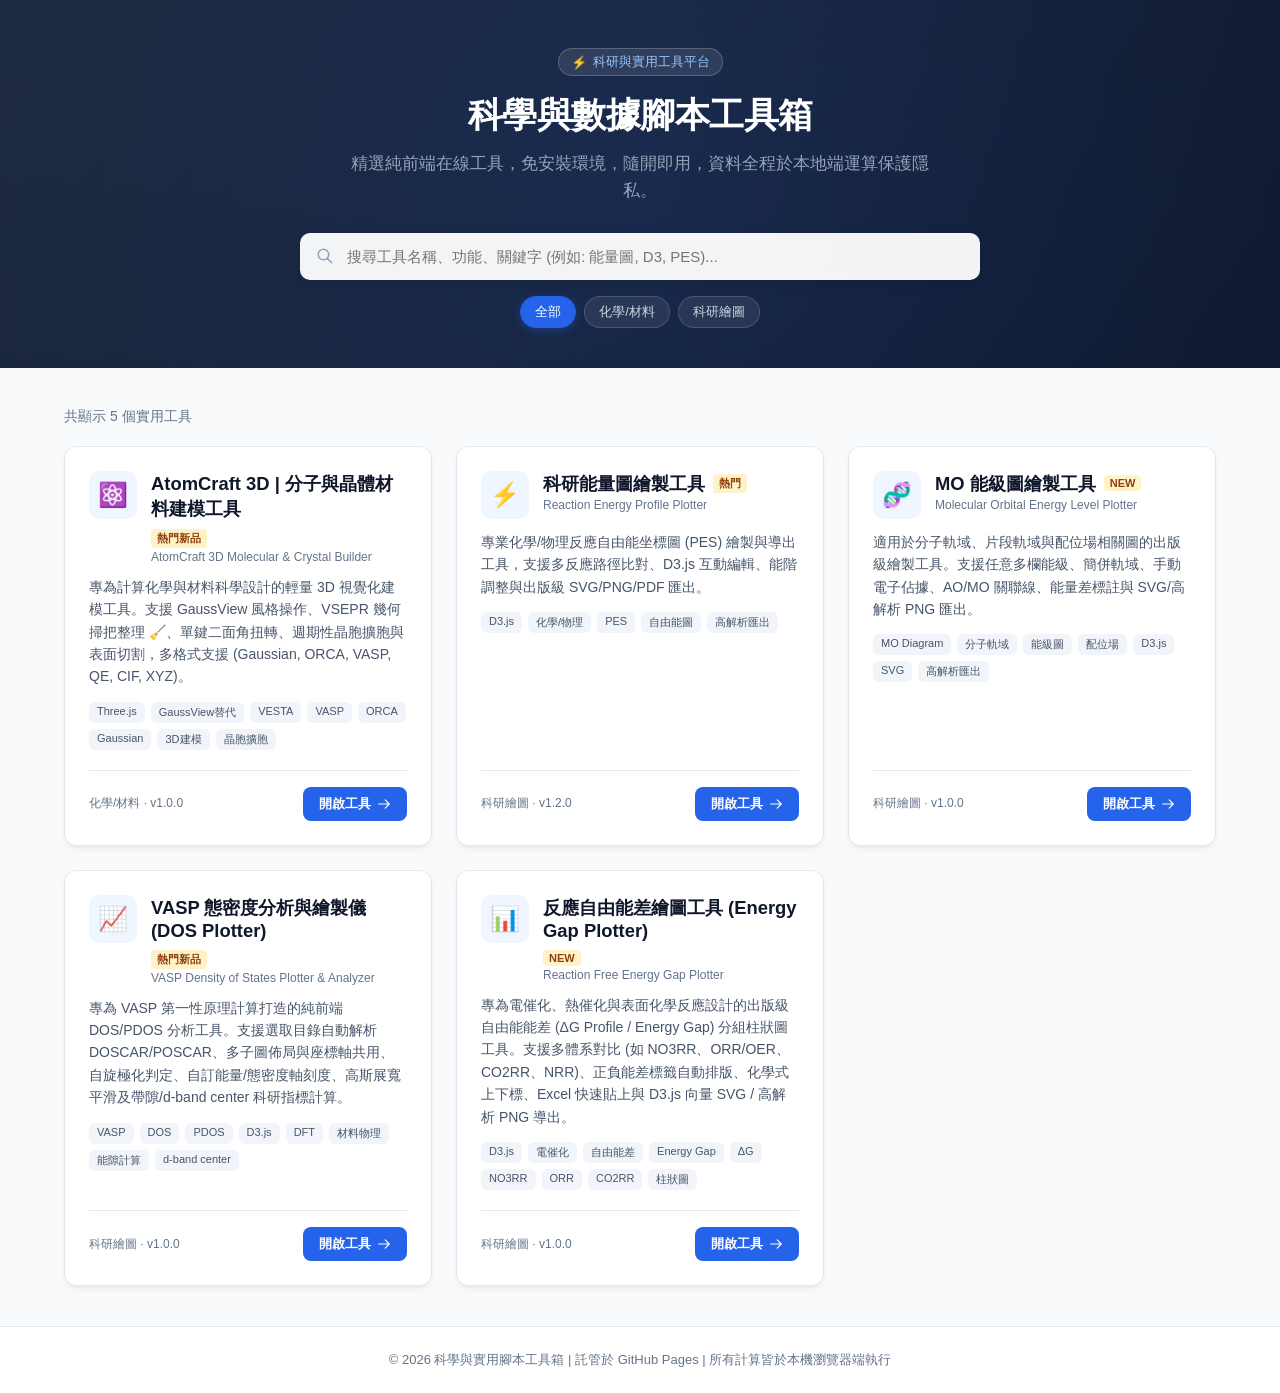
<file: index.html>
<!DOCTYPE html>
<html lang="zh-Hant">
<head>
  <meta charset="UTF-8">
  <meta name="viewport" content="width=device-width, initial-scale=1.0">
  <title>科學與實用腳本工具箱 | Tools Hub</title>
  <style>
    :root {
      --primary: #2563eb;
      --primary-hover: #1d4ed8;
      --primary-light: #eff6ff;
      --bg: #f8fafc;
      --card-bg: #ffffff;
      --text: #0f172a;
      --text-muted: #64748b;
      --border: #e2e8f0;
      --badge-bg: #e0e7ff;
      --badge-text: #3730a3;
      --radius: 12px;
      --shadow: 0 4px 6px -1px rgba(0, 0, 0, 0.05), 0 2px 4px -2px rgba(0, 0, 0, 0.05);
      --shadow-hover: 0 10px 15px -3px rgba(0, 0, 0, 0.08), 0 4px 6px -4px rgba(0, 0, 0, 0.04);
    }

    * {
      box-sizing: border-box;
      margin: 0;
      padding: 0;
    }

    body {
      font-family: -apple-system, BlinkMacSystemFont, "Segoe UI", Roboto, "Helvetica Neue", Arial, sans-serif;
      background-color: var(--bg);
      color: var(--text);
      min-height: 100vh;
      display: flex;
      flex-direction: column;
    }

    /* Hero Header */
    header {
      background: linear-gradient(135deg, #1e293b 0%, #0f172a 100%);
      color: white;
      padding: 48px 24px 40px;
      text-align: center;
      position: relative;
      overflow: hidden;
    }

    header::before {
      content: '';
      position: absolute;
      top: -50%;
      left: -50%;
      width: 200%;
      height: 200%;
      background: radial-gradient(circle, rgba(37,99,235,0.15) 0%, transparent 60%);
      pointer-events: none;
    }

    .header-content {
      position: relative;
      max-width: 800px;
      margin: 0 auto;
    }

    .header-badge {
      display: inline-flex;
      align-items: center;
      gap: 6px;
      background: rgba(255, 255, 255, 0.1);
      border: 1px solid rgba(255, 255, 255, 0.2);
      color: #93c5fd;
      padding: 4px 12px;
      border-radius: 9999px;
      font-size: 13px;
      font-weight: 500;
      margin-bottom: 16px;
      backdrop-filter: blur(8px);
    }

    header h1 {
      font-size: 2.2rem;
      font-weight: 700;
      letter-spacing: -0.5px;
      margin-bottom: 12px;
    }

    header p {
      color: #94a3b8;
      font-size: 1.05rem;
      line-height: 1.6;
      max-width: 600px;
      margin: 0 auto 28px;
    }

    /* Search & Filter Bar */
    .controls-wrapper {
      max-width: 680px;
      margin: 0 auto;
      display: flex;
      flex-direction: column;
      gap: 16px;
    }

    .search-box {
      position: relative;
      width: 100%;
    }

    .search-box svg {
      position: absolute;
      left: 16px;
      top: 50%;
      transform: translateY(-50%);
      width: 18px;
      height: 18px;
      color: #94a3b8;
    }

    .search-input {
      width: 100%;
      padding: 14px 16px 14px 46px;
      background: rgba(255, 255, 255, 0.95);
      border: 1px solid rgba(255, 255, 255, 0.2);
      border-radius: 10px;
      font-size: 15px;
      color: var(--text);
      outline: none;
      transition: all 0.2s ease;
      box-shadow: 0 4px 12px rgba(0, 0, 0, 0.1);
    }

    .search-input:focus {
      background: #ffffff;
      box-shadow: 0 0 0 3px rgba(37, 99, 235, 0.3), 0 4px 12px rgba(0, 0, 0, 0.15);
    }

    /* Categories Tabs */
    .categories {
      display: flex;
      justify-content: center;
      flex-wrap: wrap;
      gap: 8px;
    }

    .cat-btn {
      background: rgba(255, 255, 255, 0.08);
      color: #cbd5e1;
      border: 1px solid rgba(255, 255, 255, 0.15);
      padding: 6px 14px;
      border-radius: 20px;
      font-size: 13px;
      font-weight: 500;
      cursor: pointer;
      transition: all 0.2s ease;
    }

    .cat-btn:hover {
      background: rgba(255, 255, 255, 0.16);
      color: #ffffff;
    }

    .cat-btn.active {
      background: var(--primary);
      color: white;
      border-color: var(--primary);
      box-shadow: 0 2px 8px rgba(37, 99, 235, 0.35);
    }

    /* Main Container */
    main {
      flex: 1;
      max-width: 1200px;
      width: 100%;
      margin: 0 auto;
      padding: 40px 24px;
    }

    .tools-count {
      font-size: 14px;
      color: var(--text-muted);
      margin-bottom: 20px;
      font-weight: 500;
    }

    /* Tools Grid */
    .tools-grid {
      display: grid;
      grid-template-columns: repeat(auto-fill, minmax(340px, 1fr));
      gap: 24px;
    }

    /* Tool Card */
    .tool-card {
      background: var(--card-bg);
      border: 1px solid var(--border);
      border-radius: var(--radius);
      padding: 24px;
      box-shadow: var(--shadow);
      display: flex;
      flex-direction: column;
      justify-content: space-between;
      transition: transform 0.2s ease, box-shadow 0.2s ease, border-color 0.2s ease;
      position: relative;
    }

    .tool-card:hover {
      transform: translateY(-4px);
      box-shadow: var(--shadow-hover);
      border-color: #cbd5e1;
    }

    .card-top {
      margin-bottom: 20px;
    }

    .card-header {
      display: flex;
      align-items: flex-start;
      gap: 14px;
      margin-bottom: 12px;
    }

    .card-icon {
      width: 48px;
      height: 48px;
      background: var(--primary-light);
      border-radius: 10px;
      display: flex;
      align-items: center;
      justify-content: center;
      font-size: 24px;
      flex-shrink: 0;
    }

    .card-titles {
      flex: 1;
    }

    .card-title-row {
      display: flex;
      align-items: center;
      gap: 8px;
      flex-wrap: wrap;
    }

    .card-title {
      font-size: 1.15rem;
      font-weight: 600;
      color: var(--text);
    }

    .featured-badge {
      font-size: 11px;
      font-weight: 600;
      background: #fef3c7;
      color: #92400e;
      padding: 2px 6px;
      border-radius: 4px;
    }

    .card-subtitle {
      font-size: 12px;
      color: var(--text-muted);
      margin-top: 2px;
    }

    .card-desc {
      color: #475569;
      font-size: 14px;
      line-height: 1.6;
      margin-top: 10px;
    }

    .card-tags {
      display: flex;
      flex-wrap: wrap;
      gap: 6px;
      margin-top: 14px;
    }

    .tag {
      font-size: 11px;
      background: #f1f5f9;
      color: #475569;
      padding: 3px 8px;
      border-radius: 6px;
      font-weight: 500;
    }

    .card-footer {
      border-top: 1px solid var(--border);
      padding-top: 16px;
      display: flex;
      align-items: center;
      justify-content: space-between;
    }

    .card-meta {
      font-size: 12px;
      color: var(--text-muted);
    }

    .launch-btn {
      display: inline-flex;
      align-items: center;
      gap: 6px;
      background: var(--primary);
      color: white;
      text-decoration: none;
      font-size: 13px;
      font-weight: 600;
      padding: 8px 16px;
      border-radius: 8px;
      transition: background 0.15s ease, transform 0.1s ease;
    }

    .launch-btn:hover {
      background: var(--primary-hover);
      transform: translateX(2px);
    }

    .launch-btn svg {
      width: 14px;
      height: 14px;
    }

    /* Empty state */
    .empty-state {
      text-align: center;
      padding: 60px 20px;
      color: var(--text-muted);
      grid-column: 1 / -1;
    }

    .empty-state svg {
      width: 48px;
      height: 48px;
      color: #cbd5e1;
      margin-bottom: 12px;
    }

    /* Footer */
    footer {
      background: #ffffff;
      border-top: 1px solid var(--border);
      padding: 24px;
      text-align: center;
      font-size: 13px;
      color: var(--text-muted);
      margin-top: auto;
    }

    footer a {
      color: var(--primary);
      text-decoration: none;
    }

    footer a:hover {
      text-decoration: underline;
    }

    @media (max-width: 640px) {
      header {
        padding: 36px 16px 30px;
      }
      header h1 {
        font-size: 1.7rem;
      }
      .tools-grid {
        grid-template-columns: 1fr;
      }
    }
  </style>
</head>
<body>

  <!-- Header -->
  <header>
    <div class="header-content">
      <div class="header-badge">
        <span>⚡</span> <span>科研與實用工具平台</span>
      </div>
      <h1>科學與數據腳本工具箱</h1>
      <p>精選純前端在線工具，免安裝環境，隨開即用，資料全程於本地端運算保護隱私。</p>

      <div class="controls-wrapper">
        <!-- 搜尋欄 -->
        <div class="search-box">
          <svg fill="none" stroke="currentColor" viewBox="0 0 24 24">
            <path stroke-linecap="round" stroke-linejoin="round" stroke-width="2" d="M21 21l-6-6m2-5a7 7 0 11-14 0 7 7 0 0114 0z"></path>
          </svg>
          <input type="text" id="searchInput" class="search-input" placeholder="搜尋工具名稱、功能、關鍵字 (例如: 能量圖, D3, PES)..." autocomplete="off">
        </div>

        <!-- 分類過濾標籤 -->
        <div class="categories" id="categoryContainer">
          <!-- 由 JS 動態生成 -->
        </div>
      </div>
    </div>
  </header>

  <!-- 主內容區 -->
  <main>
    <div class="tools-count" id="toolsCount">正在載入工具清單...</div>
    <div class="tools-grid" id="toolsGrid">
      <!-- 由 JS 動態渲染工具卡片 -->
    </div>
  </main>

  <!-- 頁尾 -->
  <footer>
    <p>© 2026 科學與實用腳本工具箱 | 託管於 GitHub Pages | 所有計算皆於本機瀏覽器端執行</p>
  </footer>

  <script>
    /**
     * 工具資料庫 (Data Registry)
     * 未來若有新增的 HTML 工具，只需在此陣列加入一筆物件即可！
     */
    const TOOLS_DATA = [
      {
        id: 'atomcraft',
        title: 'AtomCraft 3D | 分子與晶體材料建模工具',
        titleEn: 'AtomCraft 3D Molecular & Crystal Builder',
        description: '專為計算化學與材料科學設計的輕量 3D 視覺化建模工具。支援 GaussView 風格操作、VSEPR 幾何掃把整理 🧹、單鍵二面角扭轉、週期性晶胞擴胞與表面切割，多格式支援 (Gaussian, ORCA, VASP, QE, CIF, XYZ)。',
        category: '化學/材料',
        tags: ['Three.js', 'GaussView替代', 'VESTA', 'VASP', 'ORCA', 'Gaussian', '3D建模', '晶胞擴胞'],
        icon: '⚛️',
        badge: '熱門新品',
        url: './atomcraft/index.html',
        version: 'v1.0.0',
        updatedAt: '2026-09'
      },
      {
        id: 'energy-profile-plotter',
        title: '科研能量圖繪製工具',
        titleEn: 'Reaction Energy Profile Plotter',
        description: '專業化學/物理反應自由能坐標圖 (PES) 繪製與導出工具，支援多反應路徑比對、D3.js 互動編輯、能階調整與出版級 SVG/PNG/PDF 匯出。',
        category: '科研繪圖',
        tags: ['D3.js', '化學/物理', 'PES', '自由能圖', '高解析匯出'],
        icon: '⚡',
        badge: '熱門',
        url: './energy-profile-plotter.html',
        version: 'v1.2.0',
        updatedAt: '2026-09'
      },
      {
        id: 'mo-level-plotter',
        title: 'MO 能級圖繪製工具',
        titleEn: 'Molecular Orbital Energy Level Plotter',
        description: '適用於分子軌域、片段軌域與配位場相關圖的出版級繪製工具。支援任意多欄能級、簡併軌域、手動電子佔據、AO/MO 關聯線、能量差標註與 SVG/高解析 PNG 匯出。',
        category: '科研繪圖',
        tags: ['MO Diagram', '分子軌域', '能級圖', '配位場', 'D3.js', 'SVG', '高解析匯出'],
        icon: '🧬',
        badge: 'NEW',
        url: './mo-level-plotter.html',
        version: 'v1.0.0',
        updatedAt: '2026-09'
      },
      {
        id: 'vasp-dos-plotter',
        title: 'VASP 態密度分析與繪製儀 (DOS Plotter)',
        titleEn: 'VASP Density of States Plotter & Analyzer',
        description: '專為 VASP 第一性原理計算打造的純前端 DOS/PDOS 分析工具。支援選取目錄自動解析 DOSCAR/POSCAR、多子圖佈局與座標軸共用、自旋極化判定、自訂能量/態密度軸刻度、高斯展寬平滑及帶隙/d-band center 科研指標計算。',
        category: '科研繪圖',
        tags: ['VASP', 'DOS', 'PDOS', 'D3.js', 'DFT', '材料物理', '能隙計算', 'd-band center'],
        icon: '📈',
        badge: '熱門新品',
        url: './vasp-dos-plotter.html',
        version: 'v1.0.0',
        updatedAt: '2026-09'
      },
      {
        id: 'energy-gap-plotter',
        title: '反應自由能差繪圖工具 (Energy Gap Plotter)',
        titleEn: 'Reaction Free Energy Gap Plotter',
        description: '專為電催化、熱催化與表面化學反應設計的出版級自由能能差 (ΔG Profile / Energy Gap) 分組柱狀圖工具。支援多體系對比 (如 NO3RR、ORR/OER、CO2RR、NRR)、正負能差標籤自動排版、化學式上下標、Excel 快速貼上與 D3.js 向量 SVG / 高解析 PNG 導出。',
        category: '科研繪圖',
        tags: ['D3.js', '電催化', '自由能差', 'Energy Gap', 'ΔG', 'NO3RR', 'ORR', 'CO2RR', '柱狀圖'],
        icon: '📊',
        badge: 'NEW',
        url: './energy-gap-plotter.html',
        version: 'v1.0.0',
        updatedAt: '2026-09'
      }
      /* 範例：未來新增工具格式
      ,{
        id: 'unit-converter',
        title: '物理化學單位換算器',
        titleEn: 'Physical Chemistry Unit Converter',
        description: '支援 eV, Hartree, kcal/mol, kJ/mol, cm⁻¹ 等單位精確換算。',
        category: '數據分析',
        tags: ['單位換算', '量子化學'],
        icon: '🔄',
        badge: 'NEW',
        url: './tools/unit-converter.html',
        version: 'v1.0.0',
        updatedAt: '2026-09'
      }
      */
    ];

    let currentCategory = '全部';
    let searchQuery = '';

    // 初始化分類標籤
    function initCategories() {
      const categories = ['全部', ...new Set(TOOLS_DATA.map(t => t.category))];
      const container = document.getElementById('categoryContainer');
      
      container.innerHTML = categories.map(cat => `
        <button class="cat-btn ${cat === currentCategory ? 'active' : ''}" data-cat="${cat}">
          ${cat}
        </button>
      `).join('');

      container.querySelectorAll('.cat-btn').forEach(btn => {
        btn.addEventListener('click', (e) => {
          container.querySelectorAll('.cat-btn').forEach(b => b.classList.remove('active'));
          btn.classList.add('active');
          currentCategory = btn.getAttribute('data-cat');
          renderTools();
        });
      });
    }

    // 渲染工具卡片
    function renderTools() {
      const grid = document.getElementById('toolsGrid');
      const countEl = document.getElementById('toolsCount');

      const filtered = TOOLS_DATA.filter(tool => {
        const matchesCat = currentCategory === '全部' || tool.category === currentCategory;
        const q = searchQuery.toLowerCase().trim();
        const matchesSearch = !q || 
          tool.title.toLowerCase().includes(q) ||
          tool.titleEn.toLowerCase().includes(q) ||
          tool.description.toLowerCase().includes(q) ||
          tool.tags.some(tag => tag.toLowerCase().includes(q));

        return matchesCat && matchesSearch;
      });

      countEl.textContent = `共顯示 ${filtered.length} 個實用工具`;

      if (filtered.length === 0) {
        grid.innerHTML = `
          <div class="empty-state">
            <svg fill="none" stroke="currentColor" viewBox="0 0 24 24">
              <path stroke-linecap="round" stroke-linejoin="round" stroke-width="2" d="M9.172 16.172a4 4 0 015.656 0M9 10h.01M15 10h.01M21 12a9 9 0 11-18 0 9 9 0 0118 0z"></path>
            </svg>
            <p>找不到符合條件的工具，請嘗試更換搜尋關鍵字或分類。</p>
          </div>
        `;
        return;
      }

      grid.innerHTML = filtered.map(tool => `
        <div class="tool-card">
          <div class="card-top">
            <div class="card-header">
              <div class="card-icon">${tool.icon || '🛠️'}</div>
              <div class="card-titles">
                <div class="card-title-row">
                  <h2 class="card-title">${tool.title}</h2>
                  ${tool.badge ? `<span class="featured-badge">${tool.badge}</span>` : ''}
                </div>
                <div class="card-subtitle">${tool.titleEn}</div>
              </div>
            </div>
            <p class="card-desc">${tool.description}</p>
            <div class="card-tags">
              ${tool.tags.map(tag => `<span class="tag">${tag}</span>`).join('')}
            </div>
          </div>
          <div class="card-footer">
            <div class="card-meta">
              <span>${tool.category}</span> · <span>${tool.version}</span>
            </div>
            <a href="${tool.url}" class="launch-btn">
              開啟工具
              <svg fill="none" stroke="currentColor" viewBox="0 0 24 24">
                <path stroke-linecap="round" stroke-linejoin="round" stroke-width="2" d="M14 5l7 7m0 0l-7 7m7-7H3"></path>
              </svg>
            </a>
          </div>
        </div>
      `).join('');
    }

    // 搜尋事件監聽
    document.getElementById('searchInput').addEventListener('input', (e) => {
      searchQuery = e.target.value;
      renderTools();
    });

    // 頁面載入完成後初始化
    window.addEventListener('DOMContentLoaded', () => {
      initCategories();
      renderTools();
    });
  </script>
</body>
</html>
</file>
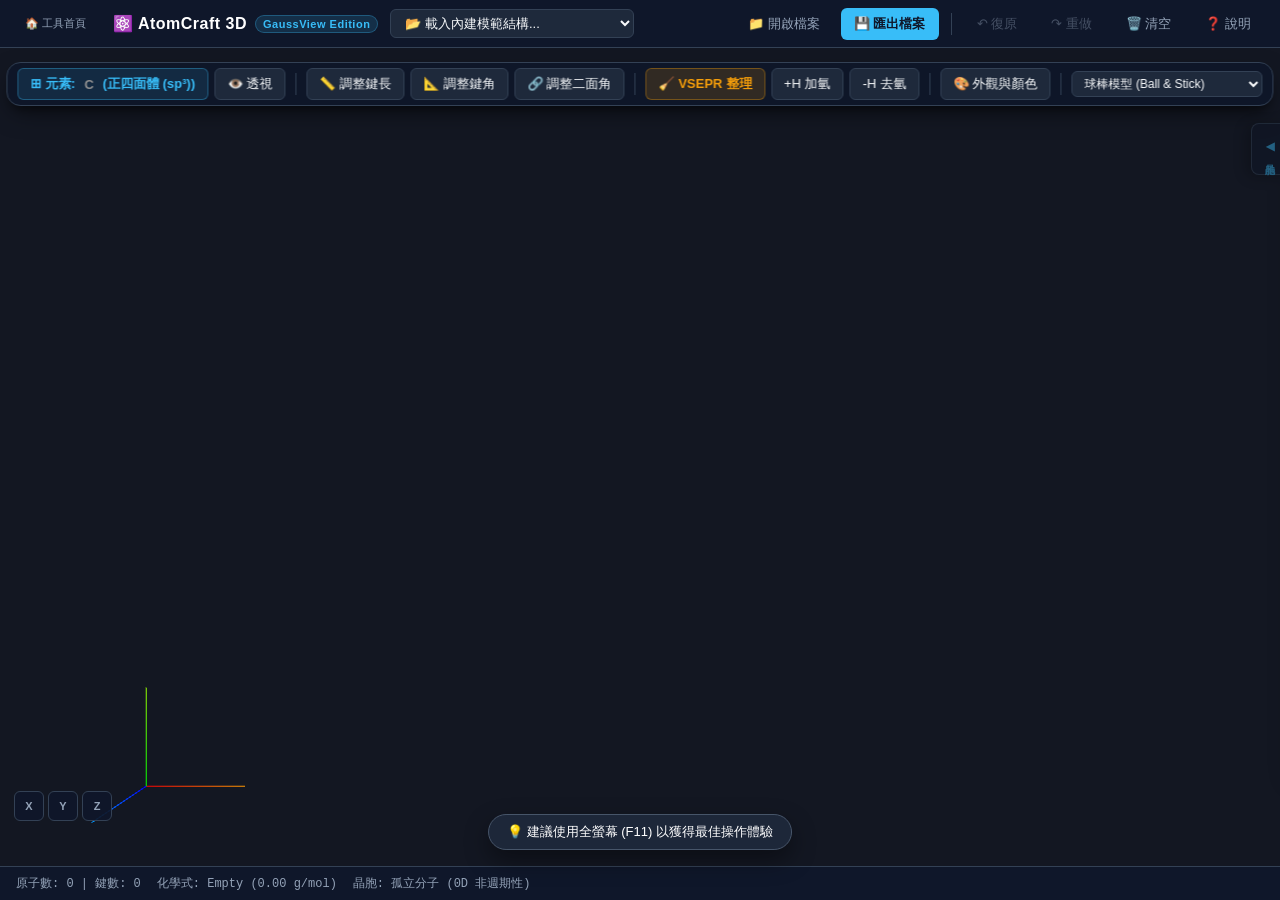
<file: atomcraft/index.html>
<!DOCTYPE html>
<html lang="zh-Hant">
<head>
  <meta charset="UTF-8">
  <meta name="viewport" content="width=device-width, initial-scale=1.0">
  <title>AtomCraft 3D | 計算化學與材料建模工具 (GaussView Style Edition)</title>
  <link rel="stylesheet" href="css/style.css">
</head>
<body>

  <!-- ================= 1. 頂部主導覽列 ================= -->
  <header>
    <div class="brand-section">
      <a href="../index.html" class="btn-header" style="text-decoration: none; display: inline-flex; align-items: center; gap: 4px; padding: 4px 8px; font-size: 11px; margin-right: 6px;" title="返回工具箱首頁">🏠 工具首頁</a>
      <div class="brand-title">
        <span>⚛️ AtomCraft 3D</span>
        <span class="brand-badge">GaussView Edition</span>
      </div>
      <select id="preset-selector" class="dropdown-select" onchange="if(this.value) { window.app.loadPreset(this.value); this.value=''; }">
        <option value="" disabled selected>📂 載入內建模範結構...</option>
        <optgroup label="── 孤立小分子 (0D) ──">
          <option value="caffeine">☕ 咖啡因 (Caffeine)</option>
          <option value="benzene">⬡ 苯環 (Benzene)</option>
          <option value="ferrocene">🥪 二茂鐵 (Ferrocene)</option>
          <option value="water">💧 水分子 (Water)</option>
          <option value="methane">⛽ 甲烷 (Methane)</option>
        </optgroup>
        <optgroup label="── 週期性晶體與二維材料 ──">
          <option value="silicon">💎 矽金剛石晶體 (Silicon Bulk)</option>
          <option value="graphene">🕸️ 石墨烯 2D 材料 (Graphene)</option>
          <option value="rutile">🔴 金紅石二氧化鈦 (TiO2 Rutile)</option>
          <option value="nacl">🧂 食鹽晶體 (Rock Salt NaCl)</option>
        </optgroup>
      </select>
    </div>

    <div class="menu-section">
      <button class="btn-header" onclick="document.getElementById('file-input').click()" title="開啟結構檔 (XYZ, GJF, ORCA, VASP, CIF, PDB, Tinker, LAMMPS)">
        📁 開啟檔案
      </button>
      <input type="file" id="file-input" style="display: none;" accept=".xyz,.gjf,.com,.inp,.cif,.pdb,.vasp,.data,.lammps,.lammpstrj,.dump,.arc,POSCAR,CONTCAR">

      <button class="btn-header primary" id="btn-open-export">
        💾 匯出檔案
      </button>

      <div class="tool-separator"></div>

      <button class="btn-header" id="btn-undo" onclick="window.app.undo()" title="復原 (Ctrl+Z)" disabled>↶ 復原</button>
      <button class="btn-header" id="btn-redo" onclick="window.app.redo()" title="重做 (Ctrl+Y)" disabled>↷ 重做</button>
      <button class="btn-header" onclick="window.app.clearStructure()" title="清空畫布">🗑️ 清空</button>
      <button class="btn-header" onclick="document.getElementById('modal-shortcuts').classList.add('show')" title="快捷鍵說明">❓ 說明</button>
    </div>
  </header>

  <!-- ================= 2. 主 3D 工作視窗 ================= -->
  <main class="workspace">
    <!-- Three.js 畫布容器 (左鍵旋轉、右鍵平移、滾輪縮放、點選原子量測) -->
    <div id="viewport"></div>

    <!-- 頂部 GaussView 風格核心工具列 (Ribbon) -->
    <div class="floating-ribbon">
      <!-- 週期表與替換筆刷按鈕 -->
      <button class="tool-btn elem-picker-btn" id="btn-elem-fragment" title="點擊開啟元素週期表，可自選元素與混成狀態並啟用替換筆刷">
        ⊞ 元素: C (正四面體 sp³)
      </button>

      <!-- 透視 / 正交 投影切換按鈕 (簡化為圖示+中文) -->
      <button class="tool-btn" id="btn-toggle-projection" title="點擊在透視投影與正交投影之間切換">
        👁️ 透視
      </button>

      <div class="tool-separator"></div>

      <!-- GaussView 三大獨立幾何微調按鈕 -->
      <button class="tool-btn" id="btn-mod-bond" title="選取剛好 2 個原子時啟用：調整鍵長距離">
        📏 調整鍵長
      </button>
      <button class="tool-btn" id="btn-mod-angle" title="選取剛好 3 個原子時啟用：調整鍵角 (頂點為第2原子)">
        📐 調整鍵角
      </button>
      <button class="tool-btn" id="btn-mod-dihedral" title="選取剛好 4 個原子時啟用：調整二面角">
        🔗 調整二面角
      </button>

      <div class="tool-separator"></div>

      <!-- GaussView 掃把按鈕 🧹 -->
      <button class="tool-btn clean-btn" onclick="window.app.runVSEPRClean()" title="GaussView 掃把：VSEPR 快速整理鍵長與幾何構型 (快捷鍵: Space 或 Ctrl+E)">
        🧹 VSEPR 整理
      </button>

      <button class="tool-btn" onclick="window.app.addHydrogens()" title="自動補滿氫 (快捷鍵: H)">
        +H 加氫
      </button>
      <button class="tool-btn" onclick="window.app.removeHydrogens()" title="移除氫原子 (快捷鍵: Shift+H)">
        -H 去氫
      </button>

      <div class="tool-separator"></div>

      <!-- 外觀與色彩自訂按鈕 🎨 -->
      <button class="tool-btn" id="btn-open-appearance" title="設定背景顏色、特定元素樣式與個別原子色彩大小">
        🎨 外觀與顏色
      </button>

      <div class="tool-separator"></div>

      <select id="select-style" class="dropdown-select" style="font-size: 12px; padding: 4px 8px;">
        <option value="ball_and_stick" selected>球棒模型 (Ball & Stick)</option>
        <option value="spacefill">空間填充 (Space-filling CPK)</option>
        <option value="stick">棍狀模型 (Stick)</option>
        <option value="wireframe">線框模型 (Wireframe)</option>
      </select>

      <!-- 空間填充大小縮放滑桿 (僅在 spacefill 模式顯示) -->
      <div id="spacefill-scale-wrapper" style="display: none; align-items: center; gap: 4px; margin-left: 2px;">
        <span style="font-size: 11px; color: var(--text-dim);">尺寸:</span>
        <input type="range" id="slider-spacefill" min="0.3" max="1.6" step="0.05" value="1.0" style="width: 70px; accent-color: var(--primary); cursor: pointer;">
        <span id="val-spacefill" style="font-size: 11px; color: #fff; width: 26px;">1.0x</span>
      </div>
    </div>

    <!-- 框選多個原子半透明矩形框 (Shift + 左鍵拖曳) -->
    <div id="marquee-selection-box" class="marquee-selection-box" style="display: none;"></div>

    <!-- 筆刷模式進行中狀態提示條 (HUD) -->
    <div class="brush-hud" id="brush-hud" style="display: none;">
      <span id="brush-hud-label">🖌️ 筆刷模式中：點擊原子替換，點擊空白處新增原子</span>
      <button class="btn-exit-brush" id="btn-exit-brush" title="退出替換/新增筆刷模式 (Esc)">✕ 結束筆刷 (Esc)</button>
    </div>

    <!-- 右側週期性系統與晶胞工具面板 (預設收合至右側邊緣，點擊左側突出標籤可展開) -->
    <div class="crystal-panel collapsed" id="crystal-panel">
      <!-- 展開/收合標籤切換按鈕 (抽屜式突出拉籤) -->
      <button class="crystal-collapse-btn" id="btn-toggle-crystal-panel" title="展開週期性晶胞工具">
        <span>◀</span><span class="collapse-label">晶胞</span>
      </button>

      <!-- 獨立內部滾動容器 (確保外層突出標籤不被裁切，且底部保留充裕留白) -->
      <div class="crystal-panel-content" id="crystal-panel-content">
        <div class="panel-header">
          <span>🧊 週期性晶胞工具</span>
          <label style="font-size: 11px; cursor: pointer; display: flex; align-items: center; gap: 3px;">
            <input type="checkbox" id="check-cell-box" checked onchange="window.app.renderer.showCellBox=this.checked; window.app.renderer.update(window.app.structure);"> 晶格框
          </label>
        </div>

      <!-- 晶胞幾何參數嚴格守恆展示區 (Lattice Fidelity HUD) -->
      <div id="crystal-lattice-info" style="background: rgba(0, 0, 0, 0.25); border: 1px solid var(--border); border-radius: 6px; padding: 8px; margin-bottom: 10px; font-size: 11px;">
        <div style="font-weight: 600; color: var(--primary); margin-bottom: 4px; display: flex; justify-content: space-between;">
          <span>晶格幾何參數</span>
          <span id="crystal-cell-status" style="font-size: 10px; color: var(--text-dim);">非晶胞</span>
        </div>
        <div id="crystal-cell-details" style="line-height: 1.5; color: var(--text-muted); font-family: monospace;">
          非週期性分子系統<br>
          （孤立分子無晶胞幾何參數）<br>
          -
        </div>
      </div>

      <div style="font-size: 11px; color: var(--text-dim); margin-bottom: 8px;">視覺擴胞 (GPU 零負擔預覽)：</div>
      <div class="panel-row">
        <span>a 軸:</span>
        <input type="range" id="slider-na" min="1" max="4" value="1">
        <span id="val-na" style="width: 24px;">1x</span>
      </div>
      <div class="panel-row">
        <span>b 軸:</span>
        <input type="range" id="slider-nb" min="1" max="4" value="1">
        <span id="val-nb" style="width: 24px;">1x</span>
      </div>
      <div class="panel-row">
        <span>c 軸:</span>
        <input type="range" id="slider-nc" min="1" max="4" value="1">
        <span id="val-nc" style="width: 24px;">1x</span>
      </div>

      <div class="tool-separator" style="width: 100%; height: 1px; margin: 10px 0;"></div>

      <div style="font-size: 11px; color: var(--text-dim); margin-bottom: 6px;">實體擴胞 (生成真實超晶胞座標)：</div>
      <div class="panel-row" style="gap: 4px;">
        <input type="number" id="input-expand-na" class="input-num" value="2" min="1" max="10">
        <span>×</span>
        <input type="number" id="input-expand-nb" class="input-num" value="2" min="1" max="10">
        <span>×</span>
        <input type="number" id="input-expand-nc" class="input-num" value="1" min="1" max="10">
      </div>
      <button class="btn-block" id="btn-expand-supercell">🔨 執行實體擴胞</button>

      <div class="tool-separator" style="width: 100%; height: 1px; margin: 10px 0;"></div>

      <!-- 非對稱真空層控制區 (Asymmetric Vacuum Controls) -->
      <div style="font-size: 11px; color: var(--text-dim); margin-bottom: 6px;">非對稱真空層厚度調整：</div>
      <div class="panel-row" style="margin-bottom: 6px;">
        <span>真空方向:</span>
        <select id="select-vacuum-axis" class="form-select" style="padding: 2px 6px; font-size: 11px; height: 24px; flex: 1;">
          <option value="z" selected>Z 軸 (表面標準)</option>
          <option value="y">Y 軸</option>
          <option value="x">X 軸</option>
        </select>
      </div>

      <!-- 當前真空厚度即時診斷資訊 -->
      <div id="vacuum-analysis-info" style="background: rgba(0, 0, 0, 0.2); border: 1px solid var(--border); border-radius: 4px; padding: 6px; margin-bottom: 6px; font-size: 10px; color: var(--text-muted); line-height: 1.4;">
        材料厚度: <span id="vac-slab-thick">-</span> Å<br>
        當前下方: <span id="vac-current-bottom">-</span> Å | 上方: <span id="vac-current-top">-</span> Å<br>
        總真空: <span id="vac-current-total">-</span> Å (晶格: <span id="vac-current-cell-len">-</span> Å)
      </div>

      <div class="panel-row">
        <span>上方真空:</span>
        <input type="number" id="input-vacuum-top" class="input-num" value="15.0" min="0" step="0.5">
        <span>Å</span>
      </div>
      <div class="panel-row">
        <span>下方真空:</span>
        <input type="number" id="input-vacuum-bottom" class="input-num" value="0.0" min="0" step="0.5">
        <span>Å</span>
      </div>

      <div style="display: flex; gap: 4px; margin-top: 4px; margin-bottom: 6px;">
        <button class="btn-block" id="btn-vac-center" style="margin: 0; font-size: 11px; padding: 4px 2px;" title="將上方與下方真空厚度設為均等">⚖️ 居中對稱</button>
        <button class="btn-block" id="btn-vac-bottom-align" style="margin: 0; font-size: 11px; padding: 4px 2px;" title="將材料貼齊底端 (下方真空設為 0)">⬇️ 底端貼齊</button>
      </div>

      <button class="btn-block" id="btn-apply-vacuum">
        ☁️ 套用真空層 (Apply Vacuum)
      </button>
      <button class="btn-block" id="btn-open-cleaver" style="margin-top: 6px;">
        🔪 密勒指數表面切割 (MS Cleaver)
      </button>
      </div>
    </div>

    <!-- 動態軌跡播放器控制列 (MD / Optimization / NEB / Scan Trajectory Player) -->
    <div class="trajectory-player-bar" id="trajectory-player-bar" style="display: none;">
      <div class="traj-ctrl-group">
        <button class="traj-btn" id="btn-traj-first" title="跳至第一影格 (Home)">⏮</button>
        <button class="traj-btn" id="btn-traj-prev" title="上一影格 (← 鍵)">◀</button>
        <button class="traj-btn traj-play-btn" id="btn-traj-play" title="播放 / 暫停 (空白鍵)">▶</button>
        <button class="traj-btn" id="btn-traj-next" title="下一影格 (→ 鍵)">▶</button>
        <button class="traj-btn" id="btn-traj-last" title="跳至最後影格 (End)">⏭</button>
      </div>

      <div class="traj-slider-group">
        <input type="range" id="slider-traj-frame" min="0" max="0" value="0" step="1" class="traj-scrubber">
        <div class="traj-meta-info">
          <span id="label-traj-frame" class="traj-frame-badge">Frame 1 / 1</span>
          <span id="label-traj-info" class="traj-info-text"></span>
        </div>
      </div>

      <div class="traj-opt-group">
        <select id="select-traj-speed" class="dropdown-select small" title="播放速率">
          <option value="0.25">0.25×</option>
          <option value="0.5">0.5×</option>
          <option value="1" selected>1.0×</option>
          <option value="2">2.0×</option>
          <option value="5">5.0×</option>
          <option value="10">10.0×</option>
        </select>
        <button class="traj-btn active" id="btn-traj-loop" title="循環播放切換">🔁</button>
        <button class="traj-btn" id="btn-traj-load-data" title="載入對應 LAMMPS Data 檔以自動對應原子元素" style="display: none; font-size: 11px; padding: 3px 6px;">📂 載入 Data 檔</button>
        <button class="traj-btn close-btn" id="btn-traj-close" title="隱藏軌跡播放列">&times;</button>
      </div>
    </div>

    <!-- 視角快速對齊控制 (View Gizmo Controls) -->
    <div class="view-controls">
      <button class="view-btn" data-view="x" title="沿 X 軸正視">X</button>
      <button class="view-btn" data-view="y" title="沿 Y 軸正視">Y</button>
      <button class="view-btn" data-view="z" title="沿 Z 軸俯視">Z</button>
    </div>
  </main>

  <!-- ================= 3. 底部狀態列與右下角量測 HUD ================= -->
  <footer>
    <div class="status-group">
      <span id="status-atoms">原子數: 0 | 鍵數: 0</span>
      <span id="status-formula">化學式: Empty</span>
      <span id="status-cell">晶胞: 孤立分子</span>
    </div>
    <div class="status-group">
      <!-- GaussView 1-2-3-4-5 即時量測與選取資訊顯示區 -->
      <span id="status-measurement" class="status-measurement"></span>
    </div>
  </footer>

  <!-- ================= 4. GaussView 風格週期表彈窗 (選取並啟用替換筆刷) ================= -->
  <div class="modal-overlay" id="modal-ptable">
    <div class="modal-card ptable-card">
      <div class="modal-header">
        <h3 style="display: flex; align-items: center; gap: 8px;">
          <span>⊞ 元素週期表 (選取元素並啟用替換筆刷)</span>
        </h3>
        <button class="modal-close" id="btn-close-ptable">&times;</button>
      </div>
      <div class="modal-body" style="padding: 12px 16px;">
        <div class="ptable-grid" id="ptable-grid"></div>

        <div class="hybrid-section">
          <div class="hybrid-header">
            <span id="ptable-selected-title" style="font-weight: 600; color: #fff;">已選中：C (碳 / Carbon - No.6)</span>
            <span id="ptable-selected-hint" style="font-size: 11px; color: var(--text-dim);">點選「單一原子」替換單一原子；或選取混成幾何以片段接枝</span>
          </div>
          <div class="hybrid-list" id="ptable-hybrid-list"></div>
        </div>
      </div>
      <div class="modal-footer">
        <button class="btn-header" onclick="document.getElementById('modal-ptable').classList.remove('show')">取消</button>
        <button class="btn-header accent" id="btn-replace-selected" style="display: none;" title="直接將畫布上當前選中的原子替換為所選元素">🔄 替換選中原子</button>
        <button class="btn-header primary" id="btn-start-brush" title="左鍵點擊畫布原子替換為所選元素，可連續替換多個原子，按 Esc 退出">
          🖌️ 啟用替換筆刷 (點擊原子替換)
        </button>
      </div>
    </div>
  </div>

  <!-- ================= 5. GaussView 幾何微調非阻塞式懸浮控制板 (Floating Dock，不遮擋分子視野) ================= -->
  <div class="floating-adjust-dock" id="adjust-dock" style="display: none;">
    <div class="adjust-dock-header">
      <span id="adjust-dock-title" style="font-size: 13px; font-weight: 700; color: var(--primary);">📏 調整鍵長</span>
      <button class="btn-dock-close" id="btn-dock-close" title="關閉微調 (Esc)">&times;</button>
    </div>
    <div class="adjust-dock-body">
      <div class="adjust-dock-row">
        <input type="range" id="slider-adjust" style="flex: 1; accent-color: var(--primary); cursor: pointer;">
        <input type="number" id="input-adjust" class="input-num" style="width: 80px; text-align: center;">
        <span id="adjust-dock-unit" style="font-size: 13px; font-weight: 700; color: #fff; width: 18px;">Å</span>
      </div>
      <div class="adjust-dock-modes-row">
        <div class="adjust-mode-item">
          <span id="adjust-mode-label-1" style="font-size: 11px; color: var(--text-muted); font-weight: 600;">原子 1:</span>
          <select id="adjust-mode-1" class="dropdown-select small">
            <option value="fixed" selected>Fixed (固定)</option>
            <option value="group">Move Group (移動基團)</option>
            <option value="atom">Move Atom (單獨移動)</option>
          </select>
        </div>
        <div class="adjust-mode-item">
          <span id="adjust-mode-label-2" style="font-size: 11px; color: var(--text-muted); font-weight: 600;">原子 2:</span>
          <select id="adjust-mode-2" class="dropdown-select small">
            <option value="group" selected>Move Group (移動基團)</option>
            <option value="atom">Move Atom (單獨移動)</option>
            <option value="fixed">Fixed (固定)</option>
          </select>
        </div>
      </div>

      <!-- 鍵結拓樸狀態設定 (Bond Type / Topology Selector - 僅在調整鍵長時顯示) -->
      <div id="adjust-dock-bond-type-row" class="adjust-dock-bond-type-row" style="display: none; margin-top: 8px; padding-top: 8px; border-top: 1px dashed #334155; flex-direction: column; gap: 4px;">
        <span style="font-size: 11px; color: var(--text-dim); font-weight: 600;">成鍵類型 (Topology):</span>
        <div class="bond-type-btn-group" id="bond-type-btn-group" style="display: flex; gap: 4px; flex-wrap: wrap;">
          <button class="btn-bond-type" data-order="0" title="無鍵結 (清除兩原子間連線)">🚫 無鍵結</button>
          <button class="btn-bond-type active" data-order="1" title="單鍵 (Single Bond)">➖ 單鍵</button>
          <button class="btn-bond-type" data-order="2" title="雙鍵 (Double Bond)">⚌ 雙鍵</button>
          <button class="btn-bond-type" data-order="3" title="三鍵 (Triple Bond)">⚞ 三鍵</button>
          <button class="btn-bond-type" data-order="hb" title="氫鍵 (Hydrogen Bond / 虛線鍵)">⋯ 氫鍵</button>
        </div>
      </div>
    </div>
  </div>

  <!-- ================= 6. 匯出設定彈窗 (Export Modal) ================= -->
  <div class="modal-overlay" id="modal-export">
    <div class="modal-card">
      <div class="modal-header">
        <h3>💾 匯出計算化學輸入檔 / 結構檔</h3>
        <button class="modal-close" id="btn-close-export">&times;</button>
      </div>
      <div class="modal-body">
        <!-- 匯出格式選取 -->
        <div class="form-group">
          <label for="export-format">匯出格式 (Target Format)</label>
          <select id="export-format" class="form-select">
            <option value="gjf" selected>Gaussian Input (*.gjf / *.com)</option>
            <option value="orca">ORCA Input (*.inp)</option>
            <option value="vasp">VASP POSCAR (*.vasp / POSCAR)</option>
            <option value="qe">Quantum ESPRESSO (*.in)</option>
            <option value="xyz">Standard / Extended XYZ (*.xyz)</option>
            <option value="cif">Crystallographic Information (*.cif)</option>
            <option value="pdb">Protein Data Bank (*.pdb)</option>
            <option value="tinker">Tinker Cartesian XYZ (*.arc / *.xyz)</option>
            <option value="lammps">LAMMPS Data File (*.data / *.lammps)</option>
          </select>
        </div>

        <!-- Gaussian / ORCA 專用化學狀態設定 (淨電荷與自旋重數，獨立排版寬敞不重疊) -->
        <div id="group-export-chem-opt" style="display: flex; gap: 14px;">
          <div class="form-group" style="flex: 1; min-width: 0;">
            <label for="export-charge">淨電荷 (Charge)</label>
            <input type="number" id="export-charge" class="form-input" value="0">
          </div>
          <div class="form-group" style="flex: 1; min-width: 0;">
            <label for="export-mult">自旋重數 (Multiplicity: 2S+1)</label>
            <input type="number" id="export-mult" class="form-input" value="1" min="1">
          </div>
        </div>

        <!-- VASP 專用座標模式選取 (倒座標 / 分數座標 vs 卡氏座標) -->
        <div class="form-group" id="group-export-vasp-coord" style="display: none; background: rgba(0, 0, 0, 0.25); padding: 10px 14px; border-radius: 6px; border: 1px solid var(--border);">
          <label style="font-weight: 600; color: var(--primary); font-size: 12px; margin-bottom: 4px;">VASP 座標模式 (Coordinate Mode)</label>
          <div style="display: flex; gap: 24px; font-size: 13px; align-items: center; margin-top: 4px;">
            <label style="cursor: pointer; display: flex; align-items: center; gap: 6px;">
              <input type="radio" name="vasp-coord-mode" value="direct" checked style="cursor: pointer;">
              <span>倒座標 / 分數座標 (Direct / Fractional)</span>
            </label>
            <label style="cursor: pointer; display: flex; align-items: center; gap: 6px;">
              <input type="radio" name="vasp-coord-mode" value="cartesian" style="cursor: pointer;">
              <span>卡氏座標 / 笛卡爾座標 (Cartesian / Å)</span>
            </label>
          </div>
        </div>

        <div class="form-group" id="group-export-route">
          <label>計算方法與關鍵字 Header (Route Line)</label>
          <input type="text" id="export-route" class="form-input" value="#p b3lyp/6-31g(d) opt freq">
        </div>

        <div class="form-group">
          <label>輸出內容預覽 (Preview)</label>
          <textarea id="export-preview" class="code-textarea" readonly></textarea>
        </div>
      </div>
      <div class="modal-footer">
        <button class="btn-header" id="btn-copy-export">📋 複製到剪貼簿</button>
        <button class="btn-header primary" id="btn-download-export">⬇️ 下載檔案</button>
      </div>
    </div>
  </div>

  <!-- ================= 7. 表面切割面板 (Materials Studio Surface Cleaver Floating Dock) ================= -->
  <div class="floating-dock-panel cleaver-dock" id="modal-cleaver">
    <div class="modal-header" style="padding: 10px 14px; background: rgba(19, 23, 34, 0.65);">
      <div style="display: flex; align-items: center; gap: 6px;">
        <span style="font-size: 14px;">🔪</span>
        <span style="font-weight: 700; font-size: 13px; color: #fff;">表面切割 (Surface Cleaver)</span>
      </div>
      <button class="modal-close" id="btn-close-cleaver" title="關閉表面切割面板 (Esc)">&times;</button>
    </div>
    <div class="modal-body" style="padding: 12px 14px; gap: 10px; overflow-y: auto; overflow-x: hidden; font-size: 12px; box-sizing: border-box;">
      <!-- 1. 密勒指數 (h, k, l) 與快捷預設按鈕 -->
      <div class="form-group" style="gap: 4px;">
        <div style="display: flex; justify-content: space-between; align-items: center;">
          <label style="font-size: 11px; font-weight: 700;">密勒指數 (Miller Indices h, k, l)</label>
          <label style="display: flex; align-items: center; gap: 4px; font-size: 11px; cursor: pointer; color: var(--primary);">
            <input type="checkbox" id="cleave-preview-toggle" checked style="cursor: pointer;">
            3D 即時預覽
          </label>
        </div>
        <div style="display: flex; gap: 6px; align-items: center; justify-content: space-between;">
          <div style="display: flex; align-items: center; gap: 3px; flex: 1;">
            <span style="font-weight: 700; color: var(--text-dim); font-size: 12px;">h:</span>
            <input type="number" id="cleave-h" class="form-input" value="0" style="width: 100%; min-width: 0; padding: 4px 2px; text-align: center; font-weight: 700; font-size: 13px; height: 28px;">
          </div>
          <div style="display: flex; align-items: center; gap: 3px; flex: 1;">
            <span style="font-weight: 700; color: var(--text-dim); font-size: 12px;">k:</span>
            <input type="number" id="cleave-k" class="form-input" value="0" style="width: 100%; min-width: 0; padding: 4px 2px; text-align: center; font-weight: 700; font-size: 13px; height: 28px;">
          </div>
          <div style="display: flex; align-items: center; gap: 3px; flex: 1;">
            <span style="font-weight: 700; color: var(--text-dim); font-size: 12px;">l:</span>
            <input type="number" id="cleave-l" class="form-input" value="1" style="width: 100%; min-width: 0; padding: 4px 2px; text-align: center; font-weight: 700; font-size: 13px; height: 28px;">
          </div>
        </div>
        <div style="display: flex; gap: 4px; margin-top: 2px;">
          <button type="button" class="btn-preset-hkl" data-hkl="0,0,1" style="flex: 1; padding: 3px 2px; font-size: 11px; background: var(--bg-card); border: 1px solid var(--border); color: #fff; border-radius: 4px; cursor: pointer;">(0 0 1)</button>
          <button type="button" class="btn-preset-hkl" data-hkl="1,0,0" style="flex: 1; padding: 3px 2px; font-size: 11px; background: var(--bg-card); border: 1px solid var(--border); color: #fff; border-radius: 4px; cursor: pointer;">(1 0 0)</button>
          <button type="button" class="btn-preset-hkl" data-hkl="1,1,0" style="flex: 1; padding: 3px 2px; font-size: 11px; background: var(--bg-card); border: 1px solid var(--border); color: #fff; border-radius: 4px; cursor: pointer;">(1 1 0)</button>
          <button type="button" class="btn-preset-hkl" data-hkl="1,1,1" style="flex: 1; padding: 3px 2px; font-size: 11px; background: var(--bg-card); border: 1px solid var(--border); color: #fff; border-radius: 4px; cursor: pointer;">(1 1 1)</button>
        </div>
      </div>

      <!-- 2. 幾何解析診斷視窗 (倒易空間晶面間距 d_hkl 與面內基底向量 U, V) -->
      <div id="cleave-calc-box" style="background: rgba(0, 0, 0, 0.35); border: 1px solid var(--border); border-radius: 6px; padding: 8px 10px; font-size: 11px; line-height: 1.5; font-family: monospace; box-sizing: border-box;">
        <div style="color: var(--text-dim); margin-bottom: 2px;">MS 晶體學解析幾何參數：</div>
        <div style="display: flex; justify-content: space-between;">
          <span>晶面間距 d_hkl:</span>
          <span id="cleave-val-dhkl" style="color: var(--primary); font-weight: 700;">-</span>
        </div>
        <div style="display: flex; justify-content: space-between;">
          <span>面內基向量 u:</span>
          <span id="cleave-val-u" style="color: #38bdf8;">-</span>
        </div>
        <div style="display: flex; justify-content: space-between;">
          <span>面內基向量 v:</span>
          <span id="cleave-val-v" style="color: #38bdf8;">-</span>
        </div>
      </div>

      <!-- 3. 厚度設定 (按重複層數 or 按目標厚度 Å) -->
      <div class="form-group" style="gap: 4px;">
        <label style="font-size: 11px; font-weight: 700;">Slab 厚度規格 (Thickness)</label>
        <div style="display: flex; gap: 10px; font-size: 11px; margin-bottom: 2px;">
          <label style="cursor: pointer; display: flex; align-items: center; gap: 3px;">
            <input type="radio" name="cleave-thick-mode" value="layers" checked>
            重複層數 (Layers)
          </label>
          <label style="cursor: pointer; display: flex; align-items: center; gap: 3px;">
            <input type="radio" name="cleave-thick-mode" value="thickness">
            目標厚度 (Å)
          </label>
        </div>
        <div style="display: flex; gap: 8px; align-items: center;">
          <input type="number" id="cleave-layers" class="form-input" value="3" min="1" max="50" style="width: 70px; padding: 4px 6px; height: 28px; text-align: center; font-weight: 700;">
          <input type="number" id="cleave-target-thickness" class="form-input" value="10.0" min="0.1" step="0.5" style="width: 70px; padding: 4px 6px; height: 28px; text-align: center; font-weight: 700; display: none;">
          <span id="cleave-thickness-hint" style="font-size: 11px; color: var(--text-dim); flex: 1;">≈ 0.00 Å</span>
        </div>
      </div>

      <!-- 4. 表面終端截面平移 (Fractional Shift / Termination) -->
      <div class="form-group" style="gap: 4px;">
        <div style="display: flex; justify-content: space-between; align-items: center;">
          <label style="font-size: 11px; font-weight: 700;">表面終端平移 (Shift / Termination)</label>
          <span id="cleave-shift-val" style="font-size: 12px; color: #f59e0b; font-weight: 700; font-family: monospace;">0.00</span>
        </div>
        <div style="display: flex; gap: 8px; align-items: center;">
          <input type="range" id="cleave-shift-slider" min="0" max="1" step="0.02" value="0" style="flex: 1; cursor: pointer; accent-color: #f59e0b;">
          <input type="number" id="cleave-shift-input" class="form-input" min="0" max="1" step="0.01" value="0.00" style="width: 52px; padding: 4px 2px; height: 28px; text-align: center; font-family: monospace; font-size: 12px;">
        </div>
        <div style="font-size: 10px; color: var(--text-dim); line-height: 1.3;">沿表面法向微調截面起點 (0.00 ~ 1.00 × d_hkl)，切換頂/底化學終端原子。</div>
      </div>

      <!-- 5. 獨立非對稱頂底真空層 (Top / Bottom Vacuum) -->
      <div class="form-group" style="gap: 4px;">
        <label style="font-size: 11px; font-weight: 700;">Slab 真空層厚度 (Vacuum Thickness)</label>
        <div style="display: flex; gap: 8px;">
          <div style="flex: 1;">
            <div style="font-size: 10px; color: var(--text-dim); margin-bottom: 2px;">上方真空 (Top)</div>
            <div style="display: flex; align-items: center; gap: 3px;">
              <input type="number" id="cleave-vac-top" class="form-input" value="15.0" min="0" step="0.5" style="width: 100%; min-width: 0; padding: 4px; height: 28px; font-size: 12px; text-align: center;">
              <span style="font-size: 11px;">Å</span>
            </div>
          </div>
          <div style="flex: 1;">
            <div style="font-size: 10px; color: var(--text-dim); margin-bottom: 2px;">下方真空 (Bottom)</div>
            <div style="display: flex; align-items: center; gap: 3px;">
              <input type="number" id="cleave-vac-bottom" class="form-input" value="0.0" min="0" step="0.5" style="width: 100%; min-width: 0; padding: 4px; height: 28px; font-size: 12px; text-align: center;">
              <span style="font-size: 11px;">Å</span>
            </div>
          </div>
        </div>
        <div style="display: flex; gap: 4px; margin-top: 2px;">
          <button type="button" id="btn-cleave-vac-center" style="flex: 1; padding: 4px 2px; font-size: 10.5px; background: var(--bg-card); border: 1px solid var(--border); color: #fff; border-radius: 4px; cursor: pointer; white-space: nowrap;">⚖️ 置中對稱 (15Å)</button>
          <button type="button" id="btn-cleave-vac-bottom" style="flex: 1; padding: 4px 2px; font-size: 10.5px; background: var(--bg-card); border: 1px solid var(--border); color: #fff; border-radius: 4px; cursor: pointer; white-space: nowrap;">⬇️ 底部貼齊 (15/0Å)</button>
        </div>
      </div>
    </div>
    <div class="modal-footer" style="padding: 10px 14px; border-top: 1px solid var(--border); display: flex; justify-content: flex-end; gap: 8px; background: rgba(19, 23, 34, 0.4);">
      <button class="btn-header" id="btn-cancel-cleave">關閉</button>
      <button class="btn-header primary" id="btn-execute-cleave">🔪 生成表面 Slab</button>
    </div>
  </div>

  <!-- ================= 8. 外觀與色彩樣式懸浮面板 (Non-blocking Floating Dock) ================= -->
  <div class="floating-dock-panel appearance-dock" id="appearance-dock" style="display: none;">
    <div class="appearance-dock-header">
      <div style="display: flex; align-items: center; gap: 6px;">
        <span style="font-size: 14px;">🎨</span>
        <span style="font-weight: 700; font-size: 13px; color: #fff;">外觀與色彩自訂</span>
      </div>
      <button class="modal-close" id="btn-close-appearance" title="關閉外觀面板 (Esc)">&times;</button>
    </div>

    <div class="appearance-dock-body">
      <!-- 1. 背景顏色 -->
      <div class="form-group" style="margin-bottom: 12px;">
        <label style="font-size: 11px; font-weight: 600; color: #fff; margin-bottom: 4px; display: block;">3D 畫布背景顏色</label>
        <div style="display: flex; align-items: center; gap: 8px;">
          <input type="color" id="input-bg-color" value="#131722" class="color-picker-input">
          <div style="display: flex; gap: 4px; flex-wrap: wrap;">
            <button class="btn-header small" onclick="window.app.setBackgroundColor('#131722')">深藍黑</button>
            <button class="btn-header small" onclick="window.app.setBackgroundColor('#000000')">純黑</button>
            <button class="btn-header small" onclick="window.app.setBackgroundColor('#ffffff')">純白</button>
            <button class="btn-header small" onclick="window.app.setBackgroundColor('#1e293b')">科研灰</button>
          </div>
        </div>
        <div style="margin-top: 6px;">
          <span style="font-size: 10px; color: var(--text-dim); display: block; margin-bottom: 2px;">🕒 最近使用的顏色 (點擊直接套用背景):</span>
          <div class="recent-colors-bar" id="recent-colors-bg"></div>
        </div>
      </div>

      <hr style="border: 0; border-top: 1px solid var(--border); margin: 10px 0;">

      <!-- 2. 特定元素全域樣式 -->
      <div class="form-group" style="margin-bottom: 12px;">
        <label style="font-size: 11px; font-weight: 600; color: #fff; margin-bottom: 4px; display: block;">特定元素全域樣式 (例如修改所有 Li)</label>
        <div style="display: grid; grid-template-columns: 1fr 1fr; gap: 8px; align-items: center;">
          <div>
            <span style="font-size: 10px; color: var(--text-dim); display: block; margin-bottom: 2px;">目標元素：</span>
            <select id="select-custom-element" class="dropdown-select small" style="width: 100%;"></select>
          </div>
          <div>
            <span style="font-size: 10px; color: var(--text-dim); display: block; margin-bottom: 2px;">元素顏色：</span>
            <div style="display: flex; align-items: center; gap: 6px;">
              <input type="color" id="input-elem-color" class="color-picker-input">
              <button class="btn-header small" id="btn-apply-elem-color">套用</button>
            </div>
          </div>
        </div>
        <div style="margin-top: 6px;">
          <span style="font-size: 10px; color: var(--text-dim); display: block; margin-bottom: 2px;">🕒 最近使用的顏色 (點擊直接套用此元素):</span>
          <div class="recent-colors-bar" id="recent-colors-elem"></div>
        </div>
        <div style="margin-top: 6px; display: flex; align-items: center; gap: 6px;">
          <span style="font-size: 10px; color: var(--text-dim);">尺寸:</span>
          <input type="range" id="slider-elem-radius" min="0.3" max="2.5" step="0.05" value="1.0" style="flex: 1; accent-color: var(--primary);">
          <span id="val-elem-radius" style="font-size: 10px; color: #fff; width: 28px;">1.0x</span>
          <button class="btn-header small" id="btn-reset-elem-style" title="恢復此元素的預設顏色與尺寸">恢復</button>
        </div>
      </div>

      <hr style="border: 0; border-top: 1px solid var(--border); margin: 10px 0;">

      <!-- 3. 目前選中原子單獨自訂 -->
      <div class="form-group">
        <div style="display: flex; justify-content: space-between; align-items: center; margin-bottom: 4px;">
          <label style="font-size: 11px; font-weight: 600; color: #fff;">個別選中原子自訂</label>
          <span id="label-selected-atoms-count" style="font-size: 10px; color: var(--primary);">已選 0 顆</span>
        </div>
        <div style="display: flex; align-items: center; gap: 6px; margin-bottom: 6px;">
          <span style="font-size: 10px; color: var(--text-dim);">顏色:</span>
          <input type="color" id="input-atom-color" value="#ff3366" class="color-picker-input">
          <button class="btn-header small primary" id="btn-apply-atom-color">套用選中</button>
          <button class="btn-header small" id="btn-reset-atom-style" title="清除選中原子的自訂色彩與半徑">恢復</button>
        </div>
        <div style="margin-top: 4px; margin-bottom: 6px;">
          <span style="font-size: 10px; color: var(--text-dim); display: block; margin-bottom: 2px;">🕒 最近使用的顏色 (點擊直接套用選中原子):</span>
          <div class="recent-colors-bar" id="recent-colors-atom"></div>
        </div>
        <div style="display: flex; align-items: center; gap: 6px;">
          <span style="font-size: 10px; color: var(--text-dim);">尺寸:</span>
          <input type="range" id="slider-atom-radius" min="0.3" max="2.5" step="0.05" value="1.0" style="flex: 1; accent-color: var(--primary);">
          <span id="val-atom-radius" style="font-size: 10px; color: #fff; width: 28px;">1.0x</span>
          <button class="btn-header small" id="btn-apply-atom-radius">套用</button>
        </div>
      </div>

      <hr style="border: 0; border-top: 1px solid var(--border); margin: 10px 0;">

      <!-- 4. 個別選中 / 範圍指定 混合顯示模式 (Mixed Display Styles) -->
      <div class="form-group">
        <div style="display: flex; justify-content: space-between; align-items: center; margin-bottom: 4px;">
          <label style="font-size: 11px; font-weight: 600; color: #fff;">原子 / 範圍 混合顯示模式 (Mixed Styles)</label>
          <span style="font-size: 10px; color: var(--text-dim);">支援多模式混搭</span>
        </div>
        
        <!-- 當前選中原子的樣式按鈕 -->
        <div style="font-size: 10px; color: var(--text-muted); margin-bottom: 4px;">套用至當前選中原子：</div>
        <div style="display: grid; grid-template-columns: 1fr 1fr; gap: 4px; margin-bottom: 8px;">
          <button class="btn-header small" id="btn-style-spacefill" title="將選中原子設為 CPK 空間填充">🔘 CPK (Spacefill)</button>
          <button class="btn-header small" id="btn-style-ballstick" title="將選中原子設為 球棍模型">🪄 球棍 (Ball & Stick)</button>
          <button class="btn-header small" id="btn-style-stick" title="將選中原子設為 棍狀模型">🥢 棍狀 (Stick)</button>
          <button class="btn-header small" id="btn-style-wireframe" title="將選中原子設為 線框模型">🕸️ 線框 (Wireframe)</button>
          <button class="btn-header small" id="btn-style-hidden" title="將選中原子暫時隱藏">👁️‍🗨️ 隱藏 (Hidden)</button>
          <button class="btn-header small" id="btn-style-inherit" title="恢復繼承全域模式">↩️ 繼承全域</button>
        </div>

        <!-- 範圍 / 元素 批次指定樣式 (例如 1-252 為 CPK, 253-1022 為 球棍) -->
        <div style="font-size: 10px; color: var(--text-muted); margin-bottom: 3px;">按序號範圍或元素批次套用：</div>
        <div style="display: flex; gap: 4px; margin-bottom: 4px;">
          <input type="text" id="input-style-range" placeholder="例如: 1-252 或 253-1022 或 Cu, Pt" class="form-input" style="flex: 1; font-size: 11px; padding: 3px 6px; height: 26px;">
          <select id="select-range-style" class="dropdown-select small" style="width: 100px;">
            <option value="spacefill">CPK 填充</option>
            <option value="ball_and_stick" selected>球棍模型</option>
            <option value="stick">棍狀模型</option>
            <option value="wireframe">線框模型</option>
            <option value="hidden">隱藏</option>
            <option value="inherit">繼承全域</option>
          </select>
        </div>
        <button class="btn-block" id="btn-apply-range-style" style="margin: 0; font-size: 11px; padding: 4px 6px;">⚡ 套用模式至範圍/元素</button>
      </div>
    </div>
  </div>

  <!-- ================= 9. 快捷鍵說明彈窗 (Shortcuts Modal) ================= -->
  <div class="modal-overlay" id="modal-shortcuts">
    <div class="modal-card" style="width: 560px;">
      <div class="modal-header">
        <h3>⌨️ 鍵盤與滑鼠快捷鍵指南 (GaussView Style)</h3>
        <button class="modal-close" onclick="document.getElementById('modal-shortcuts').classList.remove('show')">&times;</button>
      </div>
      <div class="modal-body" style="font-size: 13px; line-height: 1.7;">
        <table style="width: 100%; border-collapse: collapse; color: var(--text-main);">
          <tr style="border-bottom: 1px solid var(--border);">
            <th style="text-align: left; padding: 6px 0; color: var(--primary);">操作 / 按鍵</th>
            <th style="text-align: left; padding: 6px 0; color: var(--primary);">功能說明</th>
          </tr>
          <tr><td style="padding: 5px 0;"><b>滑鼠左鍵拖曳</b></td><td>3D 視角旋轉 (Orbit)</td></tr>
          <tr><td style="padding: 5px 0;"><b>滑鼠右鍵 / 滾輪拖曳</b></td><td>3D 視角平移 (Pan)</td></tr>
          <tr><td style="padding: 5px 0;"><b>滾輪滾動</b></td><td>縮放視野 (Zoom)</td></tr>
          <tr><td style="padding: 5px 0;"><b>Shift + 左鍵拖曳</b></td><td><b>矩形框選多個原子 (Marquee Select)</b></td></tr>
          <tr><td style="padding: 5px 0;"><b>點擊原子 (1~4下)</b></td><td>依序量測：第1下顯示坐標，第2下顯示鍵長，第3下顯示鍵角，第4下顯示二面角</td></tr>
          <tr><td style="padding: 5px 0;"><b>點擊第 5 下</b></td><td>自動取消前 4 顆選取，重新從第 1 顆開始循環量測</td></tr>
          <tr><td style="padding: 5px 0;"><b>點擊空白處</b></td><td>取消所有選取（筆刷模式下為新增原子並自動補氫）</td></tr>
          <tr><td style="padding: 5px 0;"><b>替換筆刷模式</b></td><td>點擊週期表啟用筆刷，點擊原子直接置換並自動補氫，按 Esc 退出</td></tr>
          <tr><td style="padding: 5px 0;"><b>Alt + 左鍵拖曳</b></td><td>旋轉選中的原子群 (Rotate Selected)</td></tr>
          <tr><td style="padding: 5px 0;"><b>Alt + 右鍵拖曳</b></td><td>平移選中的原子群 (Translate Selected)</td></tr>
          <tr><td style="padding: 5px 0;"><b>← / → 方向鍵</b></td><td>動態軌跡上一幀 / 下一幀 (Step Frame)</td></tr>
          <tr><td style="padding: 5px 0;"><b>Space (軌跡載入時)</b></td><td>播放 / 暫停 動態軌跡 (Play / Pause)</td></tr>
          <tr><td style="padding: 5px 0;"><b>Ctrl + Z / Ctrl + Y</b></td><td>復原 (Undo) / 重做 (Redo)</td></tr>
          <tr><td style="padding: 5px 0;"><b>Space / Ctrl + E</b></td><td>🧹 觸發 VSEPR 掃把幾何整理</td></tr>
          <tr><td style="padding: 5px 0;"><b>H / Shift + H</b></td><td>自動補氫 (+H) / 移除氫 (-H)</td></tr>
          <tr><td style="padding: 5px 0;"><b>Ctrl + A</b></td><td>全選所有原子</td></tr>
          <tr><td style="padding: 5px 0;"><b>Delete / Backspace</b></td><td>刪除選中的原子</td></tr>
          <tr><td style="padding: 5px 0;"><b>直接拖曳檔案進視窗</b></td><td>支援 XYZ, ARC, LAMMPS (Data+Dump), GJF, ORCA, POSCAR, CIF, PDB</td></tr>
        </table>
      </div>
      <div class="modal-footer">
        <button class="btn-header primary" onclick="document.getElementById('modal-shortcuts').classList.remove('show')">了解</button>
      </div>
    </div>
  </div>

  <!-- ================= 10. LAMMPS 原子類型與元素對應設定彈窗 ================= -->
  <div class="modal-overlay" id="modal-lammps-types">
    <div class="modal-card" style="width: 520px; max-width: 95vw;">
      <div class="modal-header">
        <h3 style="display: flex; align-items: center; gap: 8px;">
          <span>⚙️ LAMMPS 原子類型與元素對應 (LAMMPS Type Mapping)</span>
        </h3>
        <button class="modal-close" id="btn-close-lammps-modal">&times;</button>
      </div>
      <div class="modal-body" style="font-size: 12px; line-height: 1.6;">
        <div style="background: rgba(56, 189, 248, 0.1); border: 1px solid rgba(56, 189, 248, 0.3); border-radius: 6px; padding: 8px 12px; margin-bottom: 12px; color: #bae6fd;">
          💡 <b>自動讀取 Data 檔</b>：點擊下方按鈕載入對應的 <code>.data</code> 檔，系統將自動提取 <code>Masses</code> 質量區段並精確對應所有化學元素！
        </div>

        <div style="display: flex; gap: 8px; margin-bottom: 12px; align-items: center;">
          <button class="btn-header primary" id="btn-lammps-pick-data" style="flex: 1;">📂 載入對應 LAMMPS Data 檔 (*.data)</button>
          <input type="file" id="input-lammps-data-file" style="display: none;" accept=".data,.lammps,*.data*">
        </div>

        <div style="font-weight: 600; color: #fff; margin-bottom: 6px;">手動指定或微調各 Type 對應元素：</div>
        <div id="lammps-type-mapping-table" style="max-height: 240px; overflow-y: auto; border: 1px solid var(--border); border-radius: 6px; padding: 6px; background: rgba(0, 0, 0, 0.2);">
          <!-- 動態生成各 Type 行 -->
        </div>

        <div style="margin-top: 10px; display: flex; align-items: center; gap: 6px;">
          <label style="cursor: pointer; display: flex; align-items: center; gap: 6px; font-size: 11px; color: var(--text-dim);">
            <input type="checkbox" id="check-lammps-remember" checked style="cursor: pointer;">
            記住此映射設定 (下次載入相同 Type 自動套用)
          </label>
        </div>
      </div>
      <div class="modal-footer">
        <button class="btn-header" id="btn-cancel-lammps-modal">取消</button>
        <button class="btn-header primary" id="btn-apply-lammps-mapping">✓ 套用元素映射</button>
      </div>
    </div>
  </div>


  <!-- ================= 載入函式庫與核心模組 ================= -->
  <!-- 1. Three.js 核心與軌道控制器 (本地離線相容) -->
  <script src="lib/three.min.js"></script>
  <script src="lib/OrbitControls.js"></script>

  <!-- 2. AtomCraft 3D 核心化學與材料模組 -->
  <script src="js/elements.js"></script>
  <script src="js/periodic_table.js"></script>
  <script src="js/structure.js"></script>
  <script src="js/vsepr.js"></script>
  <script src="js/crystal.js"></script>
  <script src="js/adjust_geometry.js"></script>
  <script src="js/parsers.js"></script>
  <script src="js/presets.js"></script>
  <script src="js/renderer.js"></script>
  <script src="js/controls.js"></script>
  <script src="js/app.js"></script>
</body>
</html>
</file>
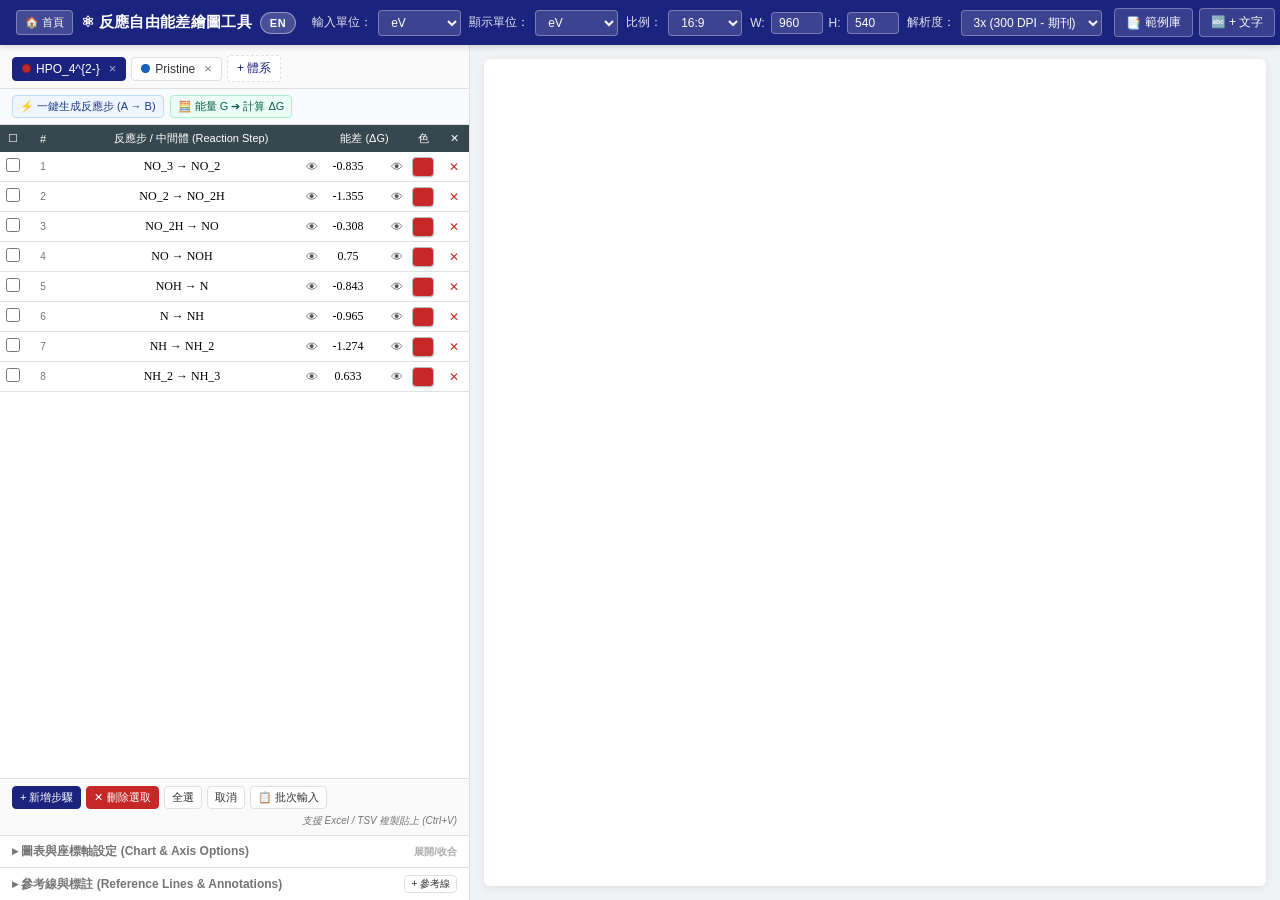
<file: energy-gap-plotter.html>
<!DOCTYPE html>
<html lang="zh-Hant">
<head>
<meta charset="UTF-8">
<meta name="viewport" content="width=device-width, initial-scale=1.0">
<title>科研反應自由能差繪圖工具 (Reaction Free Energy Gap Plotter)</title>
<script src="https://d3js.org/d3.v7.min.js"></script>
<style>
/* ====== CSS Variables (延續 energy-profile-plotter 標準設計規範) ====== */
:root {
  --bg: #f0f2f5;
  --panel: #ffffff;
  --header-bg: #1a237e;
  --header-text: #ffffff;
  --border: #e0e0e0;
  --accent: #1a237e;
  --accent-light: #e8eaf6;
  --accent-hover: #283593;
  --text: #333333;
  --text-light: #757575;
  --danger: #c62828;
  --success: #2e7d32;
  --warning: #ef6c00;
  --radius: 6px;
  --shadow: 0 2px 8px rgba(0,0,0,0.08);
}
*, *::before, *::after { box-sizing: border-box; margin: 0; padding: 0; }
body {
  font-family: 'Segoe UI', -apple-system, BlinkMacSystemFont, 'Roboto', sans-serif;
  background: var(--bg); color: var(--text);
  height: 100vh; overflow: hidden;
  display: flex; flex-direction: column;
}

/* ====== Header ====== */
header {
  background: var(--header-bg); color: var(--header-text);
  padding: 8px 16px; display: flex; align-items: center; gap: 8px;
  flex-wrap: nowrap; flex-shrink: 0; z-index: 10;
  box-shadow: 0 2px 6px rgba(0,0,0,0.15);
  overflow-x: auto;
}
header h1 { font-size: 15px; font-weight: 600; letter-spacing: 0.3px; white-space: nowrap; display: flex; align-items: center; gap: 6px; }
header .spacer { flex: 1; }
.header-group { display: flex; align-items: center; gap: 6px; }
.header-group label { font-size: 12px; opacity: 0.88; white-space: nowrap; }
.header-group select, .header-group input {
  padding: 4px 8px; border-radius: 4px; border: 1px solid rgba(255,255,255,0.3);
  background: rgba(255,255,255,0.15); color: white; font-size: 12px; cursor: pointer;
}
.header-group select option { color: #333; background: white; }

/* ====== Buttons ====== */
.btn {
  padding: 5px 11px; border-radius: 4px; cursor: pointer; font-size: 12px;
  border: 1px solid rgba(255,255,255,0.3); background: rgba(255,255,255,0.13);
  color: white; transition: all 0.15s; white-space: nowrap; display: inline-flex;
  align-items: center; gap: 4px; font-weight: 500;
}
.btn:hover { background: rgba(255,255,255,0.26); border-color: rgba(255,255,255,0.45); }
.btn:active { transform: translateY(1px); }
.btn-lang {
  padding: 4px 9px; border-radius: 12px; font-size: 11px; font-weight: 600;
  background: rgba(255,255,255,0.2); border: 1px solid rgba(255,255,255,0.4);
  color: white; cursor: pointer; letter-spacing: 0.5px;
}
.btn-lang:hover { background: rgba(255,255,255,0.35); }
.btn-panel {
  padding: 5px 10px; border-radius: 4px; cursor: pointer; font-size: 12px;
  border: 1px solid var(--border); background: white; color: var(--text); transition: all 0.15s;
}
.btn-panel:hover { background: #f5f5f5; border-color: #bdbdbd; }
.btn-accent { background: var(--accent); color: white; border-color: var(--accent); }
.btn-accent:hover { background: var(--accent-hover); }
.btn-danger { background: var(--danger); color: white; border-color: var(--danger); }
.btn-danger:hover { opacity: 0.88; }
.btn-sm { padding: 3px 7px; font-size: 11px; }

/* ====== Main Layout ====== */
#main { display: grid; grid-template-columns: 470px 1fr; flex: 1; overflow: hidden; }

/* ====== Left Panel ====== */
#left-panel {
  background: var(--panel); border-right: 1px solid var(--border);
  display: flex; flex-direction: column; overflow: hidden;
}
#group-section { padding: 10px 12px 6px; border-bottom: 1px solid var(--border); background: #fafafa; }
#group-tabs { display: flex; gap: 5px; flex-wrap: wrap; align-items: center; }
.group-tab {
  padding: 4px 9px; border: 1px solid var(--border); border-radius: 4px;
  cursor: pointer; font-size: 12px; background: white; display: flex;
  align-items: center; gap: 5px; transition: all 0.15s; font-weight: 500;
}
.group-tab:hover { background: #f0f0f0; }
.group-tab.active { background: var(--accent); color: white; border-color: var(--accent); }
.group-tab .color-dot { width: 9px; height: 9px; border-radius: 50%; display: inline-block; border: 1px solid rgba(0,0,0,0.2); }
.group-tab .tab-close { font-size: 13px; margin-left: 4px; opacity: 0.6; cursor: pointer; line-height: 1; }
.group-tab .tab-close:hover { opacity: 1; color: #ff8a80; }
#btn-add-group { border-style: dashed; color: var(--accent); }

/* Quick Action Toolbar for Step Conversion & G to dG Calculation */
.quick-helper-bar {
  display: flex; gap: 6px; padding: 6px 12px; background: #f8fafc;
  border-bottom: 1px solid var(--border); font-size: 11px; align-items: center; flex-wrap: wrap;
}

/* ====== Table ====== */
#table-container { flex: 1; min-height: 120px; overflow-y: auto; overflow-x: auto; }
#data-table { width: 100%; border-collapse: collapse; font-size: 12px; table-layout: fixed; }
#data-table th {
  background: #37474f; color: white; padding: 6px 4px; text-align: center;
  font-weight: 500; font-size: 11px; position: sticky; top: 0; z-index: 2;
  user-select: none; white-space: nowrap;
}
#data-table td { padding: 3px 2px; border-bottom: 1px solid var(--border); text-align: center; vertical-align: middle; }
#data-table tbody tr { transition: background 0.1s; }
#data-table tbody tr:hover { background: #fafafa; }
#data-table tbody tr.selected { background: var(--accent-light); }
#data-table input, #data-table select {
  width: 100%; border: 1px solid transparent; padding: 3px 3px; border-radius: 3px;
  font-size: 12px; text-align: center; background: transparent;
}
#data-table input:focus, #data-table select:focus { border-color: var(--accent); outline: none; background: white; }
#data-table input[type="checkbox"] { width: 14px; height: 14px; cursor: pointer; }

.col-check { width: 26px; }
.col-idx { width: 34px; color: var(--text-light); font-size: 10px; }
.col-name { width: auto; min-width: 90px; }
.col-energy { width: 85px; min-width: 75px; }
.col-color { width: 32px; }
.col-action { width: 30px; }

.name-cell-wrap { display: flex; align-items: center; gap: 2px; }
.name-cell-wrap input { flex: 1; min-width: 0; font-family: 'Times New Roman', Cambria, serif; font-size: 13px; font-weight: 500; }
.btn-toggle-eye { background: none; border: none; cursor: pointer; font-size: 12px; padding: 0 2px; line-height: 1; color: #555; }
.btn-toggle-eye:hover { opacity: 0.7; }
.btn-toggle-eye.hidden-item { opacity: 0.25; filter: grayscale(1); }

/* ====== Table Actions ====== */
#table-actions {
  padding: 7px 12px; border-top: 1px solid var(--border);
  display: flex; gap: 5px; flex-wrap: wrap; flex-shrink: 0; align-items: center; background: #fafafa;
}
.paste-hint { font-size: 10px; color: var(--text-light); margin-left: auto; font-style: italic; }

/* ====== Batch Style Panel ====== */
#batch-panel { padding: 9px 12px; border-top: 1px solid var(--border); background: #fdfdfd; flex-shrink: 0; }
#batch-panel.hidden { display: none; }
#batch-panel h4 { font-size: 11px; margin-bottom: 6px; color: var(--text-light); font-weight: 600; }
.batch-controls { display: flex; gap: 6px; flex-wrap: wrap; align-items: center; }
.batch-controls label { font-size: 11px; display: flex; align-items: center; gap: 4px; }
.batch-controls select, .batch-controls input[type="number"] { padding: 2px 4px; border: 1px solid var(--border); border-radius: 3px; font-size: 11px; }

/* ====== Collapsible Sections ====== */
#chart-options-section, #annotation-section { border-top: 1px solid var(--border); flex-shrink: 0; }
.section-toggle {
  font-size: 12px; padding: 7px 12px; cursor: pointer; color: var(--text-light);
  user-select: none; transition: background 0.1s; font-weight: 600; display: flex; align-items: center; justify-content: space-between;
}
.section-toggle:hover { background: #f5f5f5; color: var(--text); }
.section-body {
  padding: 6px 12px 10px; max-height: 290px; overflow-y: auto; overflow-x: hidden;
}
.section-body.hidden { display: none; }
.section-body::-webkit-scrollbar { width: 6px; }
.section-body::-webkit-scrollbar-thumb { background: #ccc; border-radius: 3px; }

.opt-subhead { font-size: 11px; font-weight: 600; color: var(--accent); margin: 7px 0 4px; border-top: 1px dashed #eee; padding-top: 5px; }
.opt-subhead:first-child { border-top: none; padding-top: 0; margin-top: 2px; }
.opt-row { display: flex; gap: 6px; align-items: center; margin-bottom: 5px; font-size: 11px; color: var(--text); }
.opt-row label { display: flex; align-items: center; gap: 4px; cursor: pointer; user-select: none; }
.opt-row input[type="checkbox"] { width: 14px; height: 14px; cursor: pointer; }
.opt-row input[type="number"].opt-inp { width: 48px; padding: 2px 3px; font-size: 11px; border: 1px solid var(--border); border-radius: 3px; text-align: center; }
.opt-row input[type="text"].opt-txt { width: 130px; padding: 2px 4px; font-size: 11px; border: 1px solid var(--border); border-radius: 3px; }
.opt-row select.opt-sel { padding: 2px 4px; font-size: 11px; border: 1px solid var(--border); border-radius: 3px; }
.opt-row-grid { display: grid; grid-template-columns: 1fr 1fr; gap: 3px 6px; margin-bottom: 4px; }
.opt-row-grid .opt-row { margin-bottom: 0; }
.opt-indent { padding-left: 16px; }
.format-hint { font-size: 10px; color: var(--text-light); line-height: 1.35; padding: 4px 6px; background: #f5f5f5; border-radius: 4px; margin-top: 5px; }

/* ====== Right Panel & Chart Area ====== */
#right-panel { display: flex; align-items: stretch; justify-content: center; padding: 14px; overflow: hidden; }
#chart-wrapper {
  flex: 1; display: flex; align-items: center; justify-content: center;
  background: white; border-radius: var(--radius); box-shadow: var(--shadow); overflow: hidden; position: relative;
}
#chart-svg { width: 100%; height: 100%; }

/* ====== SVG Styles & Publication Standards ====== */
.axis path, .axis line { stroke: #000000; }
.axis text { fill: #000000; }
.axis-label { fill: #000000; font-weight: bold; cursor: move; user-select: none; }
.axis-label:hover { fill: var(--accent); }
.chart-title-group text { cursor: move; user-select: none; }
.chart-title-group:hover text { fill: var(--accent); }
.grid line { stroke: #e0e0e0; stroke-dasharray: 4,4; }
.grid path { stroke: none; }
.zero-line { stroke: #000000; stroke-width: 1.5px; }
.bar-rect { cursor: pointer; transition: opacity 0.15s; }
.bar-rect:hover { opacity: 0.85; }
.value-label { cursor: move; user-select: none; font-family: 'Times New Roman', Cambria, serif; }
.value-label:hover { opacity: 0.75; }

/* Legend & Legend Resize Handles */
.chart-legend { cursor: move; user-select: none; }
.chart-legend-bg { fill: white; stroke: #000000; stroke-width: 1px; rx: 4px; ry: 4px; }
.legend-item { cursor: pointer; }
.legend-item text { fill: #000000; font-family: 'Times New Roman', Cambria, serif; }
.legend-resize-handle { cursor: se-resize; }
.legend-resize-handle:hover path { stroke: #2563eb; }

.text-annotation-group text { cursor: move; user-select: none; }
.ref-line-group { cursor: move; }

/* Plot Box Resizing Handles */
.plot-edge-hit:hover {
  stroke: #2563eb; stroke-width: 2px; stroke-dasharray: 4,4; fill: rgba(37, 99, 235, 0.08);
}

/* ====== Unified Color Popover ====== */
#color-popover {
  position: fixed; background: white; border-radius: 8px;
  box-shadow: 0 8px 28px rgba(0,0,0,0.22); padding: 10px 12px; z-index: 500;
  width: 220px; border: 1px solid var(--border);
}
#color-popover.hidden { display: none; }
.color-popover-header { display: flex; align-items: center; gap: 8px; margin-bottom: 8px; }
.color-popover-header input[type="color"] { width: 34px; height: 26px; border: 1px solid var(--border); border-radius: 4px; padding: 0; cursor: pointer; }
.color-popover-header input[type="text"] { flex: 1; width: 68px; padding: 3px 6px; border: 1px solid var(--border); border-radius: 4px; font-size: 11px; font-family: monospace; text-transform: uppercase; }
.color-popover-none-btn { padding: 3px 8px; font-size: 11px; border: 1px solid var(--border); background: #f8f9fa; border-radius: 4px; cursor: pointer; color: var(--text); }
.color-popover-none-btn:hover { background: #e9ecef; }
.palette-swatches { display: flex; flex-wrap: wrap; gap: 4px; padding: 3px 0 6px; }
.color-swatch {
  width: 17px; height: 17px; border-radius: 50%; cursor: pointer;
  border: 2px solid white; box-shadow: 0 1px 3px rgba(0,0,0,0.25);
  transition: transform 0.1s, border-color 0.1s; flex-shrink: 0;
}
.color-swatch:hover { transform: scale(1.22); }
.color-swatch.active { border-color: #212121; transform: scale(1.15); }
.color-btn {
  width: 22px; height: 20px; border-radius: 4px; border: 1px solid #bbb;
  cursor: pointer; display: inline-flex; align-items: center; justify-content: center;
  box-shadow: 0 1px 2px rgba(0,0,0,0.1); transition: transform 0.1s, border-color 0.1s;
  padding: 0; vertical-align: middle; flex-shrink: 0;
}
.color-btn:hover { border-color: #333; transform: scale(1.08); }
.color-btn.is-none {
  background: repeating-linear-gradient(45deg, #eee, #eee 3px, #fff 3px, #fff 6px) !important;
  color: #888; font-size: 10px; font-weight: bold; line-height: 1;
}

/* ====== Popups & Modals ====== */
#style-popup {
  position: fixed; background: white; border-radius: var(--radius);
  box-shadow: 0 4px 24px rgba(0,0,0,0.18); padding: 12px 14px; z-index: 200;
  min-width: 230px; max-width: 310px; border: 1px solid var(--border);
}
#style-popup.hidden { display: none; }
#style-popup h4 { font-size: 13px; margin-bottom: 8px; color: var(--accent); border-bottom: 1px solid var(--border); padding-bottom: 5px; }
.popup-row { display: flex; align-items: center; justify-content: space-between; margin-bottom: 7px; gap: 8px; }
.popup-row label { font-size: 12px; color: var(--text); flex-shrink: 0; }
.popup-row input[type="number"], .popup-row input[type="text"] { width: 70px; padding: 2px 4px; border: 1px solid var(--border); border-radius: 3px; font-size: 12px; text-align: center; }
.popup-row select { padding: 3px 6px; border: 1px solid var(--border); border-radius: 3px; font-size: 12px; }
#popup-close { position: absolute; top: 8px; right: 10px; cursor: pointer; font-size: 16px; color: var(--text-light); background: none; border: none; }
#popup-close:hover { color: var(--text); }

.modal-overlay {
  position: fixed; top: 0; left: 0; width: 100vw; height: 100vh;
  background: rgba(15, 23, 42, 0.55); backdrop-filter: blur(2px);
  z-index: 1000; display: flex; align-items: center; justify-content: center; padding: 16px;
}
.modal-overlay.hidden { display: none; }
.modal-box {
  background: white; border-radius: 8px; box-shadow: 0 12px 36px rgba(0,0,0,0.25);
  width: 100%; max-width: 560px; max-height: 88vh; display: flex; flex-direction: column;
  overflow: hidden; border: 1px solid var(--border);
}
.modal-header {
  padding: 12px 16px; background: #f8fafc; border-bottom: 1px solid var(--border);
  display: flex; align-items: center; justify-content: space-between; flex-shrink: 0;
}
.modal-header h3 { font-size: 14px; font-weight: 600; color: #1e293b; display: flex; align-items: center; gap: 6px; }
.modal-close { background: none; border: none; font-size: 18px; cursor: pointer; color: #64748b; padding: 2px 6px; border-radius: 4px; line-height: 1; }
.modal-close:hover { background: #e2e8f0; color: #0f172a; }
.modal-body { padding: 14px 16px; overflow-y: auto; flex: 1; display: flex; flex-direction: column; gap: 10px; }
.modal-footer {
  padding: 10px 16px; background: #f8fafc; border-top: 1px solid var(--border);
  display: flex; align-items: center; justify-content: flex-end; gap: 8px; flex-shrink: 0;
}

/* Example preset cards */
.preset-list-grid { display: grid; grid-template-columns: 1fr; gap: 8px; }
.preset-item-card {
  padding: 10px 12px; border: 1px solid var(--border); border-radius: 6px;
  cursor: pointer; transition: all 0.15s; background: white;
}
.preset-item-card:hover { border-color: var(--accent); background: #f8fafc; transform: translateY(-1px); box-shadow: 0 2px 6px rgba(0,0,0,0.06); }
.preset-item-card h5 { font-size: 13px; color: var(--accent); margin-bottom: 4px; display: flex; align-items: center; justify-content: space-between; }
.preset-item-card p { font-size: 11px; color: var(--text-light); line-height: 1.4; }

/* Toast */
.toast {
  position: fixed; bottom: 24px; left: 50%; transform: translateX(-50%);
  background: #212121; color: white; padding: 9px 20px; border-radius: 6px;
  font-size: 12px; z-index: 1200; pointer-events: none;
  animation: toastAnim 2.2s ease-in-out forwards; box-shadow: 0 4px 12px rgba(0,0,0,0.25);
}
@keyframes toastAnim {
  0% { opacity: 0; transform: translateX(-50%) translateY(10px); }
  12% { opacity: 1; transform: translateX(-50%) translateY(0); }
  82% { opacity: 1; transform: translateX(-50%) translateY(0); }
  100% { opacity: 0; transform: translateX(-50%) translateY(-10px); }
}
</style>
</head>
<body>

<!-- ====== Header ====== -->
<header>
  <a href="./index.html" class="btn" style="text-decoration: none; padding: 4px 8px; font-size: 11px; background: rgba(255,255,255,0.18);" title="返回工具箱首頁">🏠 首頁</a>
  <h1 id="app-title">⚛ 反應自由能差繪圖工具</h1>
  <button class="btn-lang" id="btn-lang" title="Switch Language">EN</button>
  <div class="spacer"></div>
  
  <div class="header-group">
    <label id="lbl-input-unit">輸入單位：</label>
    <select id="input-unit"></select>
  </div>
  <div class="header-group">
    <label id="lbl-display-unit">顯示單位：</label>
    <select id="display-unit"></select>
  </div>
  
  <div class="header-group">
    <label id="lbl-canvas-ratio">比例：</label>
    <select id="canvas-ratio">
      <option value="auto">自適應</option>
      <option value="16:9" selected>16:9</option>
      <option value="4:3">4:3</option>
      <option value="3:2">3:2</option>
      <option value="1:1">1:1</option>
      <option value="custom">自訂</option>
    </select>
  </div>
  <div class="header-group hidden" id="custom-size-group">
    <label>W:</label>
    <input type="number" id="custom-w" min="300" max="4000" step="50" style="width:52px; padding:3px; text-align:center;">
    <label>H:</label>
    <input type="number" id="custom-h" min="200" max="3000" step="50" style="width:52px; padding:3px; text-align:center;">
  </div>
  
  <div class="header-group" id="dpi-group">
    <label id="lbl-dpi">解析度：</label>
    <select id="export-dpi">
      <option value="1">1x (72 DPI)</option>
      <option value="2">2x (150 DPI)</option>
      <option value="3" selected>3x (300 DPI - 期刊)</option>
      <option value="4">4x (450 DPI)</option>
      <option value="6">6x (600 DPI)</option>
    </select>
  </div>

  <div class="header-group" style="margin-left:4px;">
    <button class="btn" id="btn-open-presets" title="載入內建經典反應範例">📑 <span id="lbl-btn-presets">範例庫</span></button>
    <button class="btn" id="btn-add-text" title="新增自訂文字框">🔤 + 文字</button>
    <button class="btn" id="btn-add-refline" title="新增參考/閾值水平線">📏 + 參考線</button>
    <button class="btn" id="btn-export-svg">⬇ SVG</button>
    <button class="btn" id="btn-export-png">⬇ PNG</button>
    <button class="btn" id="btn-save-json" title="保存專案 JSON">💾</button>
    <button class="btn" id="btn-load-json" title="載入專案 JSON">📂</button>
  </div>
</header>

<!-- ====== Main Content ====== -->
<main id="main">
  <div id="left-panel">
    <!-- Group / System Tabs -->
    <div id="group-section"><div id="group-tabs"></div></div>

    <!-- Quick Reaction Step Helper Bar -->
    <div class="quick-helper-bar">
      <button type="button" class="btn-panel btn-sm" id="btn-convert-to-steps" style="color:#1e3a8a; border-color:#bfdbfe; background:#eff6ff;" title="將當前中間體序列自動轉換為反應步名稱 (如 NO3 -> NO2)">
        ⚡ 一鍵生成反應步 (A → B)
      </button>
      <button type="button" class="btn-panel btn-sm" id="btn-open-g-calculator" style="color:#065f46; border-color:#a7f3d0; background:#ecfdf5;" title="輸入各態自由能 G，自動計算各步能差 ΔG">
        🧮 能量 G ➔ 計算 ΔG
      </button>
    </div>

    <!-- Data Table View -->
    <div id="table-container">
      <table id="data-table">
        <thead>
          <tr>
            <th class="col-check" id="th-check" title="全選/取消">☐</th>
            <th class="col-idx">#</th>
            <th class="col-name" id="th-name">反應步 / 中間體 (Reaction Step)</th>
            <th class="col-energy" id="th-energy">能差 (ΔG)</th>
            <th class="col-color" id="th-color">色</th>
            <th class="col-action">✕</th>
          </tr>
        </thead>
        <tbody id="table-body"></tbody>
      </table>
    </div>

    <!-- Table Actions -->
    <div id="table-actions">
      <button class="btn-panel btn-accent btn-sm" id="btn-add-row">+ 新增步驟</button>
      <button class="btn-panel btn-danger btn-sm" id="btn-delete-rows">✕ 刪除選取</button>
      <button class="btn-panel btn-sm" id="btn-select-all">全選</button>
      <button class="btn-panel btn-sm" id="btn-deselect-all">取消</button>
      <button class="btn-panel btn-sm" id="btn-batch-input" title="批次多行文字輸入/貼上">📋 批次輸入</button>
      <span class="paste-hint" id="paste-hint">支援 Excel / TSV 複製貼上 (Ctrl+V)</span>
    </div>

    <!-- Batch Style Panel (When rows selected) -->
    <div id="batch-panel" class="hidden">
      <h4 id="batch-title">▸ 批量操作（套用至選取項目）</h4>
      <div class="batch-controls">
        <label><span id="lbl-bshowname">名稱</span> <select id="batch-showname">
          <option value="">-保持-</option>
          <option value="show">顯示</option>
          <option value="hide">隱藏</option>
        </select></label>
        <label><span id="lbl-bshowval">數值</span> <select id="batch-showval">
          <option value="">-保持-</option>
          <option value="show">顯示</option>
          <option value="hide">隱藏</option>
        </select></label>
        <label><span id="lbl-bcolor">色彩</span> <input type="color" id="batch-color" value="#d32f2f"></label>
        <button class="btn-panel btn-accent btn-sm" id="btn-batch-apply">套用</button>
      </div>
      <div id="batch-palette" class="palette-swatches"></div>
    </div>

    <!-- Collapsible Chart Options -->
    <div id="chart-options-section">
      <div class="section-toggle" id="chart-options-toggle">
        <span>▸ 圖表與座標軸設定 (Chart &amp; Axis Options)</span>
        <span style="font-size:10px; opacity:0.6;">展開/收合</span>
      </div>
      <div id="chart-options-body" class="section-body hidden">
        
        <!-- ① 圖表標題 -->
        <div class="opt-subhead" id="lbl-chart-title-head">圖表標題 (Chart Title)</div>
        <div class="opt-row">
          <label><input type="checkbox" id="opt-show-chart-title"> <span id="lbl-show-chart-title">顯示圖表標題</span></label>
        </div>
        <div class="opt-row opt-indent" id="row-chart-title-text">
          <label><span id="lbl-chart-title-text">標題：</span> <input type="text" id="opt-chart-title-text" class="opt-txt" placeholder="在此輸入標題"></label>
        </div>
        <div class="opt-row opt-indent" id="row-chart-title-size">
          <label><span id="lbl-chart-title-fontsize">字級：</span> <input type="number" id="opt-chart-title-fontsize" min="8" max="48" value="16" class="opt-inp"></label>
          <label style="margin-left:6px;"><span id="lbl-chart-title-weight">粗細：</span>
            <select id="opt-chart-title-weight" class="opt-sel">
              <option value="400">正常</option>
              <option value="500">中等</option>
              <option value="600">次粗</option>
              <option value="700" selected>粗體</option>
            </select>
          </label>
        </div>

        <!-- ② 軸線與邊框 -->
        <div class="opt-subhead" id="lbl-axis-frame-head">座標軸線與圖框 (Axes &amp; Frame)</div>
        <div class="opt-row-grid">
          <div class="opt-row"><label><input type="checkbox" id="opt-show-bottom-axis" checked> <span id="lbl-show-bottom-axis">底部 X 軸</span></label></div>
          <div class="opt-row"><label><input type="checkbox" id="opt-show-left-axis" checked> <span id="lbl-show-left-axis">左側 Y 軸</span></label></div>
          <div class="opt-row"><label><input type="checkbox" id="opt-show-top-axis" checked> <span id="lbl-show-top-axis">頂部軸線</span></label></div>
          <div class="opt-row"><label><input type="checkbox" id="opt-show-right-axis" checked> <span id="lbl-show-right-axis">右側軸線</span></label></div>
        </div>
        <div class="opt-row">
          <label><span id="lbl-axis-thickness">軸線粗細 (px)：</span> <input type="number" id="opt-axis-thickness" class="opt-inp" min="0.5" max="6" step="0.5" value="1.2"></label>
        </div>

        <!-- ③ 軸刻度 Tick 方向 -->
        <div class="opt-subhead" id="lbl-tick-dir-head">刻度線方向 (Tick Directions)</div>
        <div class="opt-row-grid">
          <div class="opt-row"><label><span id="lbl-tick-bottom">底部 (X)：</span> <select id="opt-tick-dir-bottom" class="opt-sel"><option value="out">向外</option><option value="in">向內</option><option value="both">雙向</option><option value="none">無</option></select></label></div>
          <div class="opt-row"><label><span id="lbl-tick-left">左側 (Y)：</span> <select id="opt-tick-dir-left" class="opt-sel"><option value="out">向外</option><option value="in">向內</option><option value="both">雙向</option><option value="none">無</option></select></label></div>
          <div class="opt-row"><label><span id="lbl-tick-top">頂部：</span> <select id="opt-tick-dir-top" class="opt-sel"><option value="none">無</option><option value="out">向外</option><option value="in">向內</option><option value="both">雙向</option></select></label></div>
          <div class="opt-row"><label><span id="lbl-tick-right">右側：</span> <select id="opt-tick-dir-right" class="opt-sel"><option value="none">無</option><option value="out">向外</option><option value="in">向內</option><option value="both">雙向</option></select></label></div>
        </div>

        <!-- ④ 軸標題與 X 軸排版 -->
        <div class="opt-subhead" id="lbl-axis-title-head">軸標題與 X 軸排版 (Axis &amp; Step Formats)</div>
        <div class="opt-row">
          <label><input type="checkbox" id="opt-show-xtitle" checked> <span id="lbl-opt-xtitle">顯示 X 軸標題</span></label>
        </div>
        <div class="opt-row opt-indent">
          <label><span id="lbl-opt-xtitle-text">X 標題：</span> <input type="text" id="opt-xtitle-text" class="opt-txt" value="Reaction Step"></label>
        </div>
        <div class="opt-row">
          <label><span id="lbl-opt-ytitle-text">Y 標題：</span> <input type="text" id="opt-ytitle-text" class="opt-txt" value="Energy Gap"></label>
        </div>
        <div class="opt-row opt-indent">
          <label><span id="lbl-x-rotation">X 標籤旋轉：</span>
            <select id="opt-x-label-rotation" class="opt-sel">
              <option value="0">水平 (0°)</option>
              <option value="30">傾斜 30°</option>
              <option value="45" selected>傾斜 45°</option>
              <option value="90">垂直 (90°)</option>
            </select>
          </label>
          <label style="margin-left:6px;"><span id="lbl-x-align">標籤對齊：</span>
            <select id="opt-x-label-align" class="opt-sel">
              <option value="end">靠右/末端 (End)</option>
              <option value="center" selected>置中對齊 (Center)</option>
              <option value="start">靠左/起點 (Start)</option>
            </select>
          </label>
        </div>
        <div class="opt-row opt-indent">
          <label><span id="lbl-x-multiline">排版風格：</span>
            <select id="opt-x-label-multiline" class="opt-sel">
              <option value="single" selected>單行橫排 (A → B)</option>
              <option value="wrap">雙行折行 (A \n ↓ \n B)</option>
              <option value="arrow-bottom">兩行排版 (A \n → B)</option>
            </select>
          </label>
          <label style="margin-left:6px;"><span id="lbl-x-offset-y">垂直距離：</span>
            <input type="number" id="opt-x-label-offset-y" class="opt-inp" min="0" max="80" value="0" style="width:48px;">
          </label>
        </div>

        <!-- ⑤ 基準線 y=0 與 網格 -->
        <div class="opt-subhead" id="lbl-zero-grid-head">基準線與網格 (Zero Line &amp; Grid)</div>
        <div class="opt-row-grid">
          <div class="opt-row"><label><input type="checkbox" id="opt-show-zeroline" checked> <span id="lbl-show-zeroline">高亮 y=0 基準線</span></label></div>
          <div class="opt-row"><label><input type="checkbox" id="opt-show-grid" checked> <span id="lbl-show-grid">顯示背景網格</span></label></div>
        </div>
        <div class="opt-row opt-indent">
          <label><span id="lbl-zero-thick">y=0 粗細：</span> <input type="number" id="opt-zeroline-thickness" class="opt-inp" min="0.5" max="5" step="0.5" value="1.2"></label>
          <label style="margin-left:6px;"><span id="lbl-grid-dash">網格虛線：</span>
            <select id="opt-grid-dash" class="opt-sel">
              <option value="4,4" selected>4,4 (標準)</option>
              <option value="2,2">2,2 (細密)</option>
              <option value="6,3">6,3 (長虛線)</option>
              <option value="solid">實線</option>
            </select>
          </label>
        </div>

        <!-- ⑥ 柱狀圖幾何 (Bar Geometry) -->
        <div class="opt-subhead" id="lbl-bar-geom-head">柱狀排列與間距 (Bar Geometry)</div>
        <div class="opt-row-grid">
          <div class="opt-row"><label><span id="lbl-group-padding">分類間距：</span> <input type="number" id="opt-group-padding" class="opt-inp" min="0.05" max="0.8" step="0.05" value="0.25"></label></div>
          <div class="opt-row"><label><span id="lbl-bar-padding">組內間距：</span> <input type="number" id="opt-bar-padding" class="opt-inp" min="0.0" max="0.5" step="0.02" value="0.02"></label></div>
        </div>
        <div class="opt-row">
          <label><span id="lbl-bar-border-width">柱子邊框粗細 (px)：</span> <input type="number" id="opt-bar-border-width" class="opt-inp" min="0" max="4" step="0.5" value="1.0"></label>
          <label style="margin-left:6px;"><span id="lbl-bar-border-color">邊框色：</span> <input type="color" id="opt-bar-border-color" value="#000000" style="width:26px; height:22px; padding:0; border:1px solid #ccc; border-radius:3px; cursor:pointer;"></label>
        </div>

        <!-- ⑦ 數值標籤 (Value Labels) -->
        <div class="opt-subhead" id="lbl-val-label-head">數值標籤排版 (Value Labels)</div>
        <div class="opt-row-grid">
          <div class="opt-row"><label><input type="checkbox" id="opt-show-val-labels" checked> <span id="lbl-show-val-labels">顯示柱頂/底數值</span></label></div>
          <div class="opt-row"><label><span id="lbl-opt-decimals">小數位數：</span> <input type="number" id="opt-decimals" class="opt-inp" min="0" max="5" value="3"></label></div>
        </div>
        <div class="opt-row">
          <label><span id="lbl-val-label-offset">標籤距離 (px)：</span> <input type="number" id="opt-val-label-offset" class="opt-inp" min="1" max="25" value="6"></label>
          <label style="margin-left:6px;"><span id="lbl-val-label-color">字體顏色：</span>
            <select id="opt-val-label-color-mode" class="opt-sel">
              <option value="black" selected>純黑 (Black)</option>
              <option value="match">跟隨柱色 (Match Bar)</option>
              <option value="gray">深灰 (#555)</option>
            </select>
          </label>
        </div>

        <!-- ⑧ Y 軸數值範圍 (Y-Axis Range) -->
        <div class="opt-subhead" id="lbl-yrange-head">Y 軸數值範圍 (Y-Axis Range)</div>
        <div class="opt-row">
          <label><span id="lbl-ymin">Y Min：</span> <input type="number" id="opt-ymin" class="opt-inp" step="0.5" placeholder="自動"></label>
          <label style="margin-left:6px;"><span id="lbl-ymax">Y Max：</span> <input type="number" id="opt-ymax" class="opt-inp" step="0.5" placeholder="自動"></label>
          <button type="button" class="btn-panel btn-sm" id="btn-reset-yrange" style="margin-left:6px; font-size:10px;">↺ 重設</button>
        </div>

        <!-- ⑨ 全域字型與排版規格 (Typography) -->
        <div class="opt-subhead" id="lbl-typography-head">字型與排版規格 (Typography &amp; Fonts)</div>
        <div class="opt-row">
          <label><span id="lbl-font-family">全域字型：</span>
            <select id="opt-font-family" class="opt-sel" style="width:170px;">
              <option value="Times New Roman, Times, serif" selected>Times New Roman (經典襯線)</option>
              <option value="Arial, sans-serif">Arial (標準無襯線)</option>
              <option value="Helvetica, sans-serif">Helvetica</option>
              <option value="Calibri, sans-serif">Calibri</option>
              <option value="Segoe UI, sans-serif">Segoe UI</option>
              <option value="Georgia, serif">Georgia</option>
              <option value="custom">自訂字型 (Custom)...</option>
            </select>
          </label>
        </div>
        <div class="opt-row opt-indent hidden" id="row-custom-font">
          <label><span id="lbl-custom-font">名稱：</span> <input type="text" id="opt-custom-font" class="opt-txt" placeholder="例如: STIX Two Text"></label>
        </div>
        <div class="opt-row opt-indent" style="gap:4px;">
          <button type="button" class="btn-panel btn-sm" id="btn-load-font-file" style="font-size:10px;">📂 載入字型檔 (.ttf/.otf)</button>
          <input type="file" id="inp-font-file" accept=".ttf,.otf,.woff,.woff2" style="display:none;">
        </div>

        <!-- Typography Matrix Table -->
        <table style="width:100%; border-collapse:collapse; margin-top:6px; font-size:11px;">
          <thead>
            <tr style="background:#f1f5f9; color:#475569; text-align:left;">
              <th style="padding:4px;" id="th-typo-item">圖表元素</th>
              <th style="padding:4px; text-align:center;" id="th-typo-size">字級 (px)</th>
              <th style="padding:4px; text-align:center;" id="th-typo-weight">粗細</th>
            </tr>
          </thead>
          <tbody>
            <tr>
              <td style="padding:3px 4px;" id="lbl-axistitle-fontsize">軸標題 (X / Y)</td>
              <td style="padding:2px; text-align:center;"><input type="number" id="opt-axistitle-fontsize" class="opt-inp" min="8" max="36" value="14"></td>
              <td style="padding:2px; text-align:center;"><select id="opt-axistitle-weight" class="opt-sel"><option value="400">正常</option><option value="600">次粗</option><option value="700" selected>粗體</option></select></td>
            </tr>
            <tr>
              <td style="padding:3px 4px;" id="lbl-tick-fontsize">軸刻度數值 (Ticks)</td>
              <td style="padding:2px; text-align:center;"><input type="number" id="opt-tick-fontsize" class="opt-inp" min="8" max="36" value="12"></td>
              <td style="padding:2px; text-align:center;"><select id="opt-tick-weight" class="opt-sel"><option value="400" selected>正常</option><option value="600">次粗</option><option value="700">粗體</option></select></td>
            </tr>
            <tr>
              <td style="padding:3px 4px;" id="lbl-name-fontsize">反應步名稱 (X-Axis)</td>
              <td style="padding:2px; text-align:center;"><input type="number" id="opt-name-fontsize" class="opt-inp" min="8" max="36" value="12"></td>
              <td style="padding:2px; text-align:center;"><select id="opt-name-weight" class="opt-sel"><option value="400">正常</option><option value="500">中等</option><option value="600">次粗</option><option value="700" selected>粗體</option></select></td>
            </tr>
            <tr>
              <td style="padding:3px 4px;" id="lbl-energy-fontsize">柱頂能差數值 (Values)</td>
              <td style="padding:2px; text-align:center;"><input type="number" id="opt-energy-fontsize" class="opt-inp" min="8" max="36" value="11"></td>
              <td style="padding:2px; text-align:center;"><select id="opt-energy-weight" class="opt-sel"><option value="400">正常</option><option value="600">次粗</option><option value="700" selected>粗體</option></select></td>
            </tr>
            <tr>
              <td style="padding:3px 4px;" id="lbl-legend-fontsize">圖例文字 (Legend)</td>
              <td style="padding:2px; text-align:center;"><input type="number" id="opt-legend-fontsize" class="opt-inp" min="8" max="36" value="13"></td>
              <td style="padding:2px; text-align:center;"><select id="opt-legend-weight" class="opt-sel"><option value="400">正常</option><option value="500" selected>中等</option><option value="600">次粗</option><option value="700">粗體</option></select></td>
            </tr>
          </tbody>
        </table>

        <!-- ⑩ 圖表留白 Margins -->
        <div class="opt-subhead" id="lbl-plot-margins-title">圖表留白與邊界 (Margins)</div>
        <div style="display:grid; grid-template-columns: 1fr 1fr; gap:4px; font-size:11px;">
          <div class="opt-row"><label><span id="lbl-margin-top">上：</span> <input type="number" id="opt-margin-top" class="opt-inp" placeholder="自動"></label></div>
          <div class="opt-row"><label><span id="lbl-margin-bottom">下：</span> <input type="number" id="opt-margin-bottom" class="opt-inp" placeholder="自動"></label></div>
          <div class="opt-row"><label><span id="lbl-margin-left">左：</span> <input type="number" id="opt-margin-left" class="opt-inp" placeholder="自動"></label></div>
          <div class="opt-row"><label><span id="lbl-margin-right">右：</span> <input type="number" id="opt-margin-right" class="opt-inp" placeholder="自動"></label></div>
        </div>
        <div style="display:flex; justify-content:space-between; align-items:center; margin-top:4px;">
          <span style="font-size:10px; color:var(--text-light);" id="hint-plot-margins">💡 可直接用滑鼠拖曳圖表四邊或四角調整範圍</span>
          <button type="button" class="btn-panel btn-sm" id="btn-reset-plot-margins" style="font-size:10px; padding:1px 6px;">↺ 自適應</button>
        </div>

        <!-- ⑪ 格式提示 -->
        <div class="format-hint" id="lbl-format-hint">
          💡 <b>反應步與化學式 / 希臘字母語法：</b><br>
          箭頭：<code>--&gt;</code>、<code>-&gt;</code>、<code>\to</code> 自動轉為 <code>→</code><br>
          希臘字/能差：<code>\Delta G</code> (ΔG)、<code>\delta</code> (δ)、<code>\alpha</code> (α)、<code>\theta</code> (θ)<br>
          化學下標：<code>NO_3</code> 或 <code>HPO_4</code> 或 <code>H_2O</code><br>
          化學上標：<code>HPO_4^{2-}</code> 或 <code>Fe^{3+}</code> 或 <code>TS^*</code> 或 <code>TS^\ddagger</code><br>
          換行：直接按 Enter 或輸入 <code>\n</code> 或 <code>&lt;br&gt;</code>；跳脫：<code>\_</code>, <code>\^</code>
        </div>
      </div>
    </div>

    <!-- Collapsible Reference Lines & Annotations -->
    <div id="annotation-section">
      <div class="section-toggle" id="annotation-toggle">
        <span id="lbl-annotation-title">▸ 參考線與標註 (Reference Lines &amp; Annotations)</span>
        <button type="button" class="btn-panel btn-sm" id="btn-add-annotation" style="font-size:10px; padding:1px 6px;">+ 參考線</button>
      </div>
      <div id="annotation-body" class="section-body hidden">
        <div id="annotation-list"></div>
      </div>
    </div>
  </div>

  <!-- ====== Right Panel ====== -->
  <div id="right-panel">
    <div id="chart-wrapper">
      <svg id="chart-svg"></svg>
    </div>
  </div>
</main>

<!-- ====== Unified Color Popover ====== -->
<div id="color-popover" class="hidden">
  <div class="color-popover-header">
    <input type="color" id="pop-color-input" value="#d32f2f">
    <input type="text" id="pop-color-hex" value="#D32F2F" maxlength="7">
    <button type="button" class="color-popover-none-btn" id="pop-color-none">無底色</button>
  </div>
  <div class="color-popover-section">
    <div class="color-popover-title" id="lbl-pop-recent">最近使用</div>
    <div class="palette-swatches" id="pop-recent-swatches"></div>
  </div>
  <div class="color-popover-section">
    <div class="color-popover-title" id="lbl-pop-presets">標準配色</div>
    <div class="palette-swatches" id="pop-preset-swatches"></div>
  </div>
</div>

<!-- ====== Node/Bar Style Popup ====== -->
<div id="style-popup" class="hidden">
  <button id="popup-close">✕</button>
  <h4 id="popup-title">柱狀樣式</h4>
  <div id="popup-body"></div>
</div>

<!-- ====== Presets Examples Modal ====== -->
<div class="modal-overlay hidden" id="preset-examples-modal">
  <div class="modal-box">
    <div class="modal-header">
      <h3 id="lbl-examples-modal-title">📑 內建經典反應自由能差範例庫 (Reaction Datasets)</h3>
      <button class="modal-close" id="btn-close-examples-modal">✕</button>
    </div>
    <div class="modal-body">
      <p style="font-size:12px; color:#475569; line-height:1.4;">點擊下方任一科研經典體系即可一鍵載入數據與對應樣式：</p>
      <div class="preset-list-grid" id="examples-list-container"></div>
    </div>
    <div class="modal-footer">
      <button type="button" class="btn-panel" id="btn-cancel-examples">關閉</button>
    </div>
  </div>
</div>

<!-- ====== Batch Text Input Modal ====== -->
<div class="modal-overlay hidden" id="batch-input-modal">
  <div class="modal-box">
    <div class="modal-header">
      <h3 id="lbl-batch-modal-title">📋 批次輸入能差數據 (Batch Data Input)</h3>
      <button class="modal-close" id="btn-close-batch-modal">✕</button>
    </div>
    <div class="modal-body">
      <p style="font-size:12px; color:#475569; line-height:1.4;">
        每一行代表一個反應步，格式：<code>反應步名稱 [Tab或逗號] 能差數值</code><br>
        例如：<br>
        <code>NO_3 --> NO_2	-0.835</code><br>
        <code>NO_2 --> NO_2H	-1.355</code><br>
        <code>NO_2H --> NO	-0.308</code>
      </p>
      <textarea id="ta-batch-input" style="width:100%; height:180px; font-family:monospace; font-size:12px; padding:8px; border:1px solid var(--border); border-radius:4px; outline:none;"></textarea>
    </div>
    <div class="modal-footer">
      <button type="button" class="btn-panel" id="btn-cancel-batch">取消</button>
      <button type="button" class="btn-panel btn-accent" id="btn-confirm-batch">✓ 匯入數據</button>
    </div>
  </div>
</div>

<!-- ====== Free Energy G to Delta G Calculator Modal ====== -->
<div class="modal-overlay hidden" id="g-calculator-modal">
  <div class="modal-box" style="max-width:580px;">
    <div class="modal-header">
      <h3>🧮 自由能 <i>G</i> ➔ 自動計算反應步能差 Δ<i>G</i></h3>
      <button class="modal-close" id="btn-close-g-calc">✕</button>
    </div>
    <div class="modal-body">
      <p style="font-size:12px; color:#475569; line-height:1.5;">
        請依序貼上各反應中間體狀態的名稱與<b>總自由能 <i>G</i></b>（每行一個狀態，以 Tab 或逗號分隔）：<br>
        工具將自動為您計算各步能差 <b>Δ<i>G</i><sub><i>i</i></sub> = <i>G</i><sub><i>i</i></sub> − <i>G</i><sub><i>i</i>−1</sub></b> 並自動生成 <code>State<sub><i>i</i>−1</sub> → State<sub><i>i</i></sub></code> 反應步名稱！
      </p>
      <textarea id="ta-g-calc-input" style="width:100%; height:160px; font-family:monospace; font-size:12px; padding:8px; border:1px solid var(--border); border-radius:4px; outline:none;" placeholder="例如：&#10;NO_3	0.000&#10;NO_2	-0.835&#10;NO_2H	-2.190&#10;NO	-2.498"></textarea>
    </div>
    <div class="modal-footer">
      <button type="button" class="btn-panel" id="btn-cancel-g-calc">取消</button>
      <button type="button" class="btn-panel btn-accent" id="btn-confirm-g-calc">✓ 計算並套用能差</button>
    </div>
  </div>
</div>

<!-- Hidden inputs for file I/O -->
<input type="file" id="file-input" accept=".json" style="display:none;">

<script>
// ============================================================
// 1. I18N & LANGUAGE DICTIONARY
// ============================================================
let currentLang = 'zh';

const LANG = {
  zh: {
    title: '⚛ 反應自由能差繪圖工具',
    langBtn: 'EN',
    inputUnit: '輸入單位：', displayUnit: '顯示單位：',
    canvasRatio: '比例：', ratioAuto: '自適應', ratioCustom: '自訂',
    dpiLabel: '解析度：',
    btnPresets: '範例庫',
    addText: '🔤 + 文字',
    addRefLine: '📏 + 參考線',
    thName: '反應步 / 中間體 (Reaction Step)',
    thEnergy: '能差 (ΔG)',
    thColor: '色',
    addState: '+ 新增步驟',
    deleteSelected: '✕ 刪除選取',
    selectAll: '全選', deselect: '取消',
    pasteHint: '支援 Excel / TSV 複製貼上 (Ctrl+V)',
    batchInput: '📋 批次輸入',
    batchTitle: '▸ 批量操作（套用至選取項目）',
    apply: '套用',
    addGroup: '+ 體系',
    renamePrompt: '請輸入體系/路徑名稱 (支援上下標如 HPO_4^{2-}):',
    editLegendPrompt: '修改圖例名稱 (支援化學式上下標):',
    legendResizeHint: '拖曳右下角調整圖例大小，雙擊還原自動緊湊尺寸',
    chartOptionsTitle: '▸ 圖表與座標軸設定 (Chart & Axis Options)',
    annotationTitle: '▸ 參考線與標註 (Reference Lines & Annotations)',
    addAnnotation: '+ 參考線',
    noAnnotations: '尚未新增參考線。點擊上方「+ 參考線」新增。',
    showName: '顯示名稱', hideName: '隱藏名稱',
    showVal: '顯示數值', hideVal: '隱藏數值',
    pastedRows: '已成功貼上 {n} 筆能差數據！',
    toastPresetExported: '已成功匯出樣式預設檔：',
    toastPresetImported: '已成功套用圖表樣式設定！',
    exportSVGMsg: '已匯出 SVG 向量圖',
    exportPNGMsg: '已匯出高解析 PNG 圖檔',
    color: '顏色',
    /* Chart Options */
    chartTitleHead: '圖表標題 (Chart Title)',
    showChartTitle: '顯示圖表標題',
    chartTitleText: '標題：',
    axisFrameHead: '座標軸線與圖框 (Axes & Frame)',
    showBottomAxis: '底部 X 軸', showLeftAxis: '左側 Y 軸',
    showTopAxis: '頂部軸線', showRightAxis: '右側軸線',
    axisThickness: '軸線粗細 (px)：',
    tickDirHead: '刻度線方向 (Tick Directions)',
    tickDirBottom: '底部 (X)：', tickDirLeft: '左側 (Y)：',
    tickDirTop: '頂部：', tickDirRight: '右側：',
    tickDirOut: '向外 (Out)', tickDirIn: '向內 (In)', tickDirBoth: '雙向 (Both)', tickDirNone: '無 (None)',
    axisTitleHead: '軸標題與 X 軸排版 (Axis & Step Formats)',
    optShowXTitle: '顯示 X 軸標題', optXTitleText: 'X 標題：', yAxisTitleText: 'Y 標題：',
    xLabelRotation: 'X 標籤旋轉：', xLabelAlign: '標籤對齊：',
    alignEnd: '靠右/末端 (End)', alignCenter: '置中對齊 (Center)', alignStart: '靠左/起點 (Start)',
    xLabelMultiline: '排版風格：', xLabelOffsetY: '垂直距離：',
    zeroGridHead: '基準線與網格 (Zero Line & Grid)',
    showZeroLine: '高亮 y=0 基準線', showGrid: '顯示背景網格',
    zeroThick: 'y=0 粗細：', gridDash: '網格虛線：',
    barGeomHead: '柱狀排列與間距 (Bar Geometry)',
    groupPadding: '分類間距：', barPadding: '組內間距：',
    barBorderWidth: '柱子邊框粗細 (px)：', barBorderColor: '邊框色：',
    valLabelHead: '數值標籤排版 (Value Labels)',
    showValLabels: '顯示柱頂/底數值', optDecimals: '小數位數：',
    valLabelOffset: '標籤距離 (px)：', valLabelColor: '字體顏色：',
    yrangeTitle: 'Y 軸數值範圍 (Y-Axis Range)',
    yMin: 'Y Min：', yMax: 'Y Max：', resetYRange: '↺ 重設',
    typographyHead: '字型與排版規格 (Typography & Fonts)',
    fontFamily: '全域字型：', customFont: '名稱：',
    btnLoadFontFile: '📂 載入字型檔 (.ttf/.otf)',
    thTypoItem: '圖表元素', thTypoSize: '字級 (px)', thTypoWeight: '粗細',
    axisTitleTypo: '軸標題 (X / Y)', tickTypo: '軸刻度數值 (Ticks)',
    nameTypo: '反應步名稱 (X-Axis)', energyTypo: '柱頂能差數值 (Values)', legendTypo: '圖例文字 (Legend)',
    plotMarginsTitle: '圖表留白與邊界 (Margins)',
    marginTop: '上：', marginBottom: '下：', marginLeft: '左：', marginRight: '右：',
    hintPlotMargins: '💡 可直接用滑鼠拖曳圖表四邊或四角調整範圍',
  },
  en: {
    title: '⚛ Reaction Free Energy Gap Plotter',
    langBtn: '中文',
    inputUnit: 'Input Unit:', displayUnit: 'Display Unit:',
    canvasRatio: 'Ratio:', ratioAuto: 'Auto Fit', ratioCustom: 'Custom',
    dpiLabel: 'Resolution:',
    btnPresets: 'Presets',
    addText: '🔤 + Text',
    addRefLine: '📏 + Line',
    thName: 'Reaction Step / Intermediate',
    thEnergy: 'Energy Gap (ΔG)',
    thColor: 'Color',
    addState: '+ Add Step',
    deleteSelected: '✕ Delete',
    selectAll: 'All', deselect: 'None',
    pasteHint: 'Support Excel / TSV copy-paste (Ctrl+V)',
    batchInput: '📋 Batch Input',
    batchTitle: '▸ Batch Style (Apply to selected)',
    apply: 'Apply',
    addGroup: '+ Group',
    renamePrompt: 'Rename system / pathway (supports sub/superscript e.g. HPO_4^{2-}):',
    editLegendPrompt: 'Edit legend title:',
    legendResizeHint: 'Drag corner to resize legend box, double click to reset',
    chartOptionsTitle: '▸ Chart & Axis Options',
    annotationTitle: '▸ Reference Lines & Annotations',
    addAnnotation: '+ Add Line',
    noAnnotations: 'No reference lines yet. Click "+ Add Line" above.',
    showName: 'Show Name', hideName: 'Hide Name',
    showVal: 'Show Value', hideVal: 'Hide Value',
    pastedRows: 'Pasted {n} step rows successfully!',
    toastPresetExported: 'Exported style preset: ',
    toastPresetImported: 'Successfully applied style preset!',
    exportSVGMsg: 'Exported SVG vector graphic',
    exportPNGMsg: 'Exported high-res PNG image',
    color: 'Color',
    /* Chart Options */
    chartTitleHead: 'Chart Title',
    showChartTitle: 'Show Chart Title',
    chartTitleText: 'Title:',
    axisFrameHead: 'Axes & Frame',
    showBottomAxis: 'Bottom X Axis', showLeftAxis: 'Left Y Axis',
    showTopAxis: 'Top Axis', showRightAxis: 'Right Axis',
    axisThickness: 'Axis Thickness (px):',
    tickDirHead: 'Tick Directions',
    tickDirBottom: 'Bottom (X):', tickDirLeft: 'Left (Y):',
    tickDirTop: 'Top:', tickDirRight: 'Right:',
    tickDirOut: 'Out', tickDirIn: 'In', tickDirBoth: 'Both', tickDirNone: 'None',
    axisTitleHead: 'Axis Titles & Step Formats',
    optShowXTitle: 'Show X Title', optXTitleText: 'X Title:', yAxisTitleText: 'Y Title:',
    xLabelRotation: 'X Rotation:', xLabelAlign: 'Label Align:',
    alignEnd: 'End / Angled', alignCenter: 'Center', alignStart: 'Start',
    xLabelMultiline: 'Style:', xLabelOffsetY: 'Y Offset:',
    zeroGridHead: 'Zero Line & Grid',
    showZeroLine: 'Highlight y=0 Baseline', showGrid: 'Show Gridlines',
    zeroThick: 'y=0 Thickness:', gridDash: 'Grid Dash:',
    barGeomHead: 'Bar Geometry & Spacing',
    groupPadding: 'Group Padding:', barPadding: 'Bar Padding:',
    barBorderWidth: 'Bar Border Width (px):', barBorderColor: 'Border Color:',
    valLabelHead: 'Value Labels',
    showValLabels: 'Show Value Labels', optDecimals: 'Decimals:',
    valLabelOffset: 'Label Offset (px):', valLabelColor: 'Text Color:',
    yrangeTitle: 'Y-Axis Range',
    yMin: 'Y Min:', yMax: 'Y Max:', resetYRange: '↺ Reset',
    typographyHead: 'Typography & Fonts',
    fontFamily: 'Global Font:', customFont: 'Custom Font:',
    btnLoadFontFile: '📂 Load Font File (.ttf/.otf)',
    thTypoItem: 'Element', thTypoSize: 'Size (px)', thTypoWeight: 'Weight',
    axisTitleTypo: 'Axis Titles (X / Y)', tickTypo: 'Axis Ticks',
    nameTypo: 'Reaction Steps (X-Axis)', energyTypo: 'Value Labels', legendTypo: 'Legend Text',
    plotMarginsTitle: 'Plot Area Margins',
    marginTop: 'Top:', marginBottom: 'Bottom:', marginLeft: 'Left:', marginRight: 'Right:',
    hintPlotMargins: '💡 Drag chart 4 borders or corners to adjust plot area',
  }
};
function t(key) { return (LANG[currentLang] && LANG[currentLang][key]) || (LANG['en'] && LANG['en'][key]) || key; }

// ============================================================
// 2. CONSTANTS & PALETTES
// ============================================================
const UNITS = ['eV', 'kcal/mol', 'kJ/mol', 'Hartree'];
const TO_EV = { 'eV': 1, 'kcal/mol': 1/23.0609, 'kJ/mol': 1/96.485, 'Hartree': 27.2114 };
const FROM_EV = { 'eV': 1, 'kcal/mol': 23.0609, 'kJ/mol': 96.485, 'Hartree': 1/27.2114 };

const GROUP_COLORS = ['#c62828', '#1565c0', '#2e7d32', '#e65100', '#6a1b9a', '#00838f', '#4e342e', '#37474f'];
const PRESET_COLORS = [
  '#c62828', '#d32f2f', '#1565c0', '#1976d2', '#2e7d32', '#388e3c',
  '#e65100', '#f57c00', '#6a1b9a', '#7b1fa2', '#00838f', '#0097a7',
  '#212121', '#424242', '#546e7a', '#c2185b', '#4e342e', '#fbc02d'
];

const STORAGE_KEY = 'reaction-energy-gap-plotter-v2';

// ============================================================
// 3. CHEMICAL FORMULA / RICH TEXT PARSER
// ============================================================
function parseRichText(str) {
  if (str === undefined || str === null || str === '') return [];
  let s = String(str)
    // Strip inline LaTeX math $...$ delimiters
    .replace(/\$([^\$]+)\$/g, '$1')
    .replace(/\$/g, '')
    // Standard reaction arrows
    .replace(/-->|->|\\rightarrow|\\to/g, ' → ')
    .replace(/<--|<-|\\leftarrow/g, ' ← ')
    .replace(/<-->|<->|\\leftrightarrow/g, ' ↔ ')
    .replace(/\\downarrow|\\down/g, ' ↓ ')
    .replace(/\\uparrow|\\up/g, ' ↑ ')
    // Scientific symbols & transition states
    .replace(/\\ddagger/g, '‡')
    .replace(/\\dagger/g, '†')
    .replace(/\\star/g, '★')
    .replace(/\\circ/g, '°')
    .replace(/\\AA|\\angstrom/gi, 'Å')
    .replace(/\\pm/g, '±')
    .replace(/\\mp/g, '∓')
    .replace(/\\times/g, '×')
    .replace(/\\cdot/g, '·')
    .replace(/\\approx/g, '≈')
    .replace(/\\neq/g, '≠')
    .replace(/\\leq|\\le/g, '≤')
    .replace(/\\geq|\\ge/g, '≥')
    .replace(/\\infty/g, '∞')
    // Greek letters (case-sensitive)
    .replace(/\\Delta/g, 'Δ')
    .replace(/\\delta/g, 'δ')
    .replace(/\\Alpha/g, 'Α')
    .replace(/\\alpha/g, 'α')
    .replace(/\\Beta/g, 'Β')
    .replace(/\\beta/g, 'β')
    .replace(/\\Gamma/g, 'Γ')
    .replace(/\\gamma/g, 'γ')
    .replace(/\\Theta/g, 'Θ')
    .replace(/\\theta/g, 'θ')
    .replace(/\\Lambda/g, 'Λ')
    .replace(/\\lambda/g, 'λ')
    .replace(/\\Sigma/g, 'Σ')
    .replace(/\\sigma/g, 'σ')
    .replace(/\\Omega/g, 'Ω')
    .replace(/\\omega/g, 'ω')
    .replace(/\\Phi/g, 'Φ')
    .replace(/\\phi/g, 'φ')
    .replace(/\\Psi/g, 'Ψ')
    .replace(/\\psi/g, 'ψ')
    .replace(/\\eta/g, 'η')
    .replace(/\\mu/g, 'μ')
    .replace(/\\nu/g, 'ν')
    .replace(/\\pi/g, 'π')
    .replace(/\\tau/g, 'τ')
    .replace(/\\rho/g, 'ρ')
    .replace(/\\chi/g, 'χ')
    .replace(/\\kappa/g, 'κ')
    .replace(/\\epsilon/g, 'ε');

  s = s.replace(/<sub>(.*?)<\/sub>/gi, '_{$1}')
       .replace(/<sup>(.*?)<\/sup>/gi, '^{$1}');

  const tokens = [];
  let i = 0;
  let curNormal = '';

  function flushNormal() {
    if (curNormal) {
      tokens.push({ type: 'normal', text: curNormal });
      curNormal = '';
    }
  }

  while (i < s.length) {
    if (s[i] === '\\' && i + 1 < s.length && (s[i+1] === '_' || s[i+1] === '^' || s[i+1] === '\\' || s[i+1] === '{' || s[i+1] === '}')) {
      curNormal += s[i+1];
      i += 2;
    } else if (s[i] === '_' || s[i] === '^') {
      flushNormal();
      const type = (s[i] === '_') ? 'sub' : 'sup';
      i++;
      if (i < s.length && s[i] === '{') {
        i++;
        let content = '';
        while (i < s.length && s[i] !== '}') {
          if (s[i] === '\\' && i + 1 < s.length && (s[i+1] === '}' || s[i+1] === '\\')) {
            content += s[i+1];
            i += 2;
          } else {
            content += s[i];
            i++;
          }
        }
        if (i < s.length && s[i] === '}') i++;
        if (content) tokens.push({ type, text: content });
      } else if (i < s.length) {
        tokens.push({ type, text: s[i] });
        i++;
      }
    } else {
      curNormal += s[i];
      i++;
    }
  }
  flushNormal();
  return tokens;
}

function renderRichText(textSel, rawStr) {
  textSel.selectAll('*').remove();
  textSel.text('');
  if (rawStr === undefined || rawStr === null || rawStr === '') return;

  let normalizedStr = String(rawStr)
    .replace(/<br\s*\/?>/gi, '\n')
    .replace(/\\n/g, '\n');

  const rawLines = normalizedStr.split(/\r?\n/);
  const baseX = parseFloat(textSel.attr('x')) || 0;
  const domBaseline = textSel.attr('dominant-baseline') || '';
  const isCentered = (domBaseline === 'middle' || domBaseline === 'central');
  const N = rawLines.length;

  rawLines.forEach((lineStr, lineIdx) => {
    let dy = '0';
    if (lineIdx === 0) {
      if (N > 1 && isCentered) dy = (- (N - 1) * 0.6) + 'em';
      else dy = '0';
    } else {
      dy = '1.25em';
    }

    const lineTspan = textSel.append('tspan')
      .attr('x', baseX)
      .attr('dy', dy);

    const tokens = parseRichText(lineStr);
    if (tokens.length === 0) {
      lineTspan.text('\u00A0');
    } else {
      tokens.forEach(tok => {
        const tspan = lineTspan.append('tspan').text(tok.text);
        if (tok.type === 'sub') {
          tspan.attr('baseline-shift', 'sub').attr('font-size', '75%');
        } else if (tok.type === 'sup') {
          tspan.attr('baseline-shift', 'super').attr('font-size', '75%');
        }
      });
    }
  });
}

// ============================================================
// 4. DATA MODEL & STATE
// ============================================================
let nextId = 1;
function gid() { return 'g' + (nextId++); }

function defaultApp() {
  return {
    inputUnit: 'eV', displayUnit: 'eV', activeGroup: 0, lang: 'zh',
    canvasConfig: { ratio: '16:9', width: 960, height: 540, scale: 3 },
    chartOptions: {
      showChartTitle: false, chartTitleText: '', chartTitleFontSize: 16, chartTitleFontWeight: '700', chartTitleOffset: { x: 0, y: 0 },
      showBottomAxis: true, showLeftAxis: true, showTopAxis: true, showRightAxis: true, axisThickness: 1.2,
      tickDirBottom: 'out', tickDirLeft: 'out', tickDirTop: 'none', tickDirRight: 'none',
      showXTitle: true, xTitleText: 'Reaction Step', yTitleText: 'Energy Gap',
      xTitleOffset: { x: 0, y: 0 }, yTitleOffset: { x: 0, y: 0 },
      xLabelRotation: '0', xLabelAlign: 'center', xLabelOffsetY: 0, xLabelMultiline: 'single',
      showZeroLine: true, zeroLineThickness: 1.2,
      showGrid: true, gridDash: '4,4',
      groupPadding: 0.25, barPadding: 0.02, barBorderWidth: 1.0, barBorderColor: '#000000',
      showValLabels: true, decimals: 3, valLabelOffset: 6, valLabelColorMode: 'black',
      yMin: null, yMax: null,
      fontFamily: 'Times New Roman, Times, serif', customFont: '',
      axisTitleFontSize: 14, axisTitleFontWeight: '700',
      axisTickFontSize: 12, axisTickFontWeight: '400',
      nameFontSize: 12, nameFontWeight: '700',
      energyFontSize: 11, energyFontWeight: '700',
      legendFontSize: 13, legendFontWeight: '500',
      plotMargins: { top: null, bottom: null, left: null, right: null }
    },
    legend: { visible: true, x: 85, y: 40, orientation: 'vertical', showBorder: true, titles: {}, customWidth: null, customHeight: null },
    textAnnotations: [],
    referenceLines: [],
    recentColors: ['#c62828', '#1565c0', '#2e7d32', '#e65100', '#212121'],
    // Shared intermediates / steps list across systems
    intermediates: [
      { id: 'i1', name: 'NO_3 → NO_2', showName: true },
      { id: 'i2', name: 'NO_2 → NO_2H', showName: true },
      { id: 'i3', name: 'NO_2H → NO', showName: true },
      { id: 'i4', name: 'NO → NOH', showName: true },
      { id: 'i5', name: 'NOH → N', showName: true },
      { id: 'i6', name: 'N → NH', showName: true },
      { id: 'i7', name: 'NH → NH_2', showName: true },
      { id: 'i8', name: 'NH_2 → NH_3', showName: true }
    ],
    // Multi-system groups (e.g. HPO4^2- vs Pristine)
    groups: [
      {
        id: gid(), name: 'HPO_4^{2-}', color: '#c62828', visible: true,
        values: {
          'i1': -0.835,
          'i2': -1.355,
          'i3': -0.308,
          'i4': 0.750,
          'i5': -0.843,
          'i6': -0.965,
          'i7': -1.274,
          'i8': 0.633
        },
        customColors: {},
        showValues: {}
      },
      {
        id: gid(), name: 'Pristine', color: '#1565c0', visible: true,
        values: {
          'i1': -1.870,
          'i2': 0.159,
          'i3': -1.308,
          'i4': 0.851,
          'i5': -0.704,
          'i6': -1.130,
          'i7': -1.314,
          'i8': 0.313
        },
        customColors: {},
        showValues: {}
      }
    ]
  };
}

let app = defaultApp();
let selectedRows = new Set();
const undoStack = [], redoStack = [];
const MAX_UNDO = 50;
let prevSnapshot = null;

// ============================================================
// 5. PRESETS / EXAMPLES LIBRARY
// ============================================================
const PRESET_EXAMPLES = [
  {
    id: 'no3rr',
    title: '硝酸鹽還原反應 (NO3RR on HPO4^2- vs Pristine - 步驟式)',
    titleEn: 'Nitrate Reduction (NO3RR on HPO4^2- vs Pristine - Step-by-Step)',
    desc: '使用者參考圖標準數據，包含 NO3 → NO2 → NO2H → NO → NOH → N → NH → NH2 → NH3 各步反應自由能差。',
    descEn: 'Exact step-by-step energy gap dataset from user reference image comparing HPO4^2- and Pristine systems.',
    load: () => {
      app.intermediates = [
        { id: 'i1', name: 'NO_3 → NO_2', showName: true },
        { id: 'i2', name: 'NO_2 → NO_2H', showName: true },
        { id: 'i3', name: 'NO_2H → NO', showName: true },
        { id: 'i4', name: 'NO → NOH', showName: true },
        { id: 'i5', name: 'NOH → N', showName: true },
        { id: 'i6', name: 'N → NH', showName: true },
        { id: 'i7', name: 'NH → NH_2', showName: true },
        { id: 'i8', name: 'NH_2 → NH_3', showName: true }
      ];
      app.groups = [
        {
          id: gid(), name: 'HPO_4^{2-}', color: '#c62828', visible: true,
          values: { 'i1': -0.835, 'i2': -1.355, 'i3': -0.308, 'i4': 0.750, 'i5': -0.843, 'i6': -0.965, 'i7': -1.274, 'i8': 0.633 },
          customColors: {}, showValues: {}
        },
        {
          id: gid(), name: 'Pristine', color: '#1565c0', visible: true,
          values: { 'i1': -1.870, 'i2': 0.159, 'i3': -1.308, 'i4': 0.851, 'i5': -0.704, 'i6': -1.130, 'i7': -1.314, 'i8': 0.313 },
          customColors: {}, showValues: {}
        }
      ];
      app.chartOptions.xTitleText = 'Reaction Step';
      app.chartOptions.yTitleText = 'Energy Gap';
      app.chartOptions.yMin = -2.0;
      app.chartOptions.yMax = 1.0;
      app.chartOptions.decimals = 3;
      app.chartOptions.fontFamily = 'Times New Roman, Times, serif';
    }
  },
  {
    id: 'orr',
    title: '氧還原/析氧反應 (ORR / OER on Pt vs RuO2)',
    titleEn: 'Oxygen Reduction & Evolution (ORR / OER: Pt vs RuO2)',
    desc: '經典四電子催化步驟：O2 → *OOH → *O → *OH → H2O。',
    descEn: 'Classic 4-electron mechanism steps: O2 -> *OOH -> *O -> *OH -> H2O.',
    load: () => {
      app.intermediates = [
        { id: 'i1', name: 'O_2 → ^*OOH', showName: true },
        { id: 'i2', name: '^*OOH → ^*O', showName: true },
        { id: 'i3', name: '^*O → ^*OH', showName: true },
        { id: 'i4', name: '^*OH → H_2O', showName: true }
      ];
      app.groups = [
        {
          id: gid(), name: 'Pt(111)', color: '#2e7d32', visible: true,
          values: { 'i1': -0.450, 'i2': -0.750, 'i3': 0.420, 'i4': -1.710 },
          customColors: {}, showValues: {}
        },
        {
          id: gid(), name: 'RuO_2', color: '#e65100', visible: true,
          values: { 'i1': -0.820, 'i2': 0.170, 'i3': -0.800, 'i4': -0.550 },
          customColors: {}, showValues: {}
        }
      ];
      app.chartOptions.xTitleText = 'Reaction Step';
      app.chartOptions.yTitleText = 'Free Energy Gap (eV)';
      delete app.chartOptions.yMin; delete app.chartOptions.yMax;
      app.chartOptions.decimals = 2;
    }
  },
  {
    id: 'co2rr',
    title: '二氧化碳還原反應 (CO2RR to CO & CH4)',
    titleEn: 'CO2 Reduction Reaction (CO2RR to CO & CH4)',
    desc: '比較 Cu(111) 與 Au(111) 上 *COOH, *CO, *CHO 等中間體轉變能差。',
    descEn: 'Comparing step-by-step energy gaps on Cu(111) vs Au(111).',
    load: () => {
      app.intermediates = [
        { id: 'i1', name: 'CO_2 → ^*COOH', showName: true },
        { id: 'i2', name: '^*COOH → ^*CO', showName: true },
        { id: 'i3', name: '^*CO → ^*CHO', showName: true },
        { id: 'i4', name: '^*CHO → ^*CH_2O', showName: true },
        { id: 'i5', name: '^*CH_2O → CH_4', showName: true }
      ];
      app.groups = [
        {
          id: gid(), name: 'Cu(111)', color: '#e65100', visible: true,
          values: { 'i1': 0.420, 'i2': -1.040, 'i3': 1.360, 'i4': -1.120, 'i5': -0.870 },
          customColors: {}, showValues: {}
        },
        {
          id: gid(), name: 'Au(111)', color: '#fbc02d', visible: true,
          values: { 'i1': 0.850, 'i2': -0.730, 'i3': 1.530, 'i4': -1.450, 'i5': -1.000 },
          customColors: {}, showValues: {}
        }
      ];
      app.chartOptions.xTitleText = 'Reaction Step';
      app.chartOptions.yTitleText = 'Energy Gap (eV)';
      delete app.chartOptions.yMin; delete app.chartOptions.yMax;
      app.chartOptions.decimals = 2;
    }
  }
];

// ============================================================
// 6. HELPER FUNCTIONS
// ============================================================
function convertE(v, from, to) { if (from === to) return v; return v * TO_EV[from] * FROM_EV[to]; }
function dispE(raw) { return convertE(raw || 0, app.inputUnit, app.displayUnit); }
function fmtE(v, dec) {
  const d = (dec !== undefined) ? dec : (app.chartOptions?.decimals !== undefined ? app.chartOptions.decimals : 3);
  if (Math.abs(v) < 1e-7) return (0).toFixed(d);
  return v.toFixed(d);
}
function ag() { return app.groups[app.activeGroup] || app.groups[0]; }
function getActiveFontFamily() {
  const ff = app.chartOptions?.fontFamily || 'Times New Roman, Times, serif';
  if (ff === 'custom') {
    return (app.chartOptions?.customFont || '').trim() || 'Times New Roman, Times, serif';
  }
  return ff;
}

function getRecentColors() {
  if (!app.recentColors || !app.recentColors.length) {
    try {
      const saved = localStorage.getItem('recent-colors');
      if (saved) app.recentColors = JSON.parse(saved);
    } catch(e){}
  }
  if (!app.recentColors || !app.recentColors.length) {
    app.recentColors = ['#c62828', '#1565c0', '#2e7d32', '#e65100', '#212121'];
  }
  return app.recentColors;
}

function addRecentColor(hex) {
  if (!hex || typeof hex !== 'string' || hex === 'none' || hex === 'transparent') return;
  hex = hex.toLowerCase();
  getRecentColors();
  const idx = app.recentColors.indexOf(hex);
  if (idx !== -1) app.recentColors.splice(idx, 1);
  app.recentColors.unshift(hex);
  if (app.recentColors.length > 14) app.recentColors.pop();
  try { localStorage.setItem('recent-colors', JSON.stringify(app.recentColors)); } catch(e){}
}

// ============================================================
// 7. COLOR PICKER POPOVER
// ============================================================
let activeColorPicker = null;

function hideColorPopover() {
  const pop = document.getElementById('color-popover');
  if (pop) pop.classList.add('hidden');
  if (activeColorPicker && activeColorPicker.onSave) activeColorPicker.onSave();
  activeColorPicker = null;
}

function openColorPopover(anchorEl, currentColor, onChange, opts = {}) {
  const pop = document.getElementById('color-popover');
  const popInp = document.getElementById('pop-color-input');
  const popHex = document.getElementById('pop-color-hex');
  const popNone = document.getElementById('pop-color-none');
  if (!pop) return;

  activeColorPicker = {
    targetBtn: anchorEl,
    currentColor: currentColor || '#c62828',
    onChange: onChange,
    onSave: opts.onSave || null,
    showNone: !!opts.showNone
  };

  const isNone = (currentColor === 'none' || currentColor === 'transparent' || !currentColor);
  if (popInp) popInp.value = isNone ? '#c62828' : currentColor;
  if (popHex) popHex.value = isNone ? 'NONE' : currentColor.toUpperCase();

  if (popNone) {
    popNone.style.display = opts.showNone ? 'inline-block' : 'none';
  }

  renderColorPopoverSwatches();
  pop.classList.remove('hidden');

  const rect = anchorEl.getBoundingClientRect();
  let left = rect.left;
  let top = rect.bottom + 4;
  if (left + 230 > window.innerWidth) left = window.innerWidth - 235;
  if (left < 10) left = 10;
  if (top + 210 > window.innerHeight) top = Math.max(10, rect.top - 215);

  pop.style.left = left + 'px';
  pop.style.top = top + 'px';
}

function renderColorPopoverSwatches() {
  if (!activeColorPicker) return;
  const cur = (activeColorPicker.currentColor || '').toLowerCase();
  const popRecent = document.getElementById('pop-recent-swatches');
  const popPresets = document.getElementById('pop-preset-swatches');

  if (popRecent) {
    popRecent.innerHTML = '';
    getRecentColors().forEach(c => {
      const sw = document.createElement('div');
      sw.className = 'color-swatch' + (c.toLowerCase() === cur ? ' active' : '');
      sw.style.backgroundColor = c;
      sw.title = c;
      sw.onclick = e => { e.stopPropagation(); applyColorFromPopover(c); };
      popRecent.appendChild(sw);
    });
  }

  if (popPresets) {
    popPresets.innerHTML = '';
    PRESET_COLORS.forEach(c => {
      const sw = document.createElement('div');
      sw.className = 'color-swatch' + (c.toLowerCase() === cur ? ' active' : '');
      sw.style.backgroundColor = c;
      sw.title = c;
      sw.onclick = e => { e.stopPropagation(); applyColorFromPopover(c); };
      popPresets.appendChild(sw);
    });
  }
}

function applyColorFromPopover(color) {
  if (!activeColorPicker) return;
  activeColorPicker.currentColor = color;
  const isNone = (color === 'none' || color === 'transparent');

  const popInp = document.getElementById('pop-color-input');
  const popHex = document.getElementById('pop-color-hex');

  if (!isNone) {
    if (popInp) popInp.value = color;
    if (popHex) popHex.value = color.toUpperCase();
    addRecentColor(color);
  } else {
    if (popHex) popHex.value = 'NONE';
  }

  if (activeColorPicker.targetBtn) {
    activeColorPicker.targetBtn.setAttribute('data-color', color);
    updateColorButtonVisual(activeColorPicker.targetBtn, color);
  }

  if (activeColorPicker.onChange) activeColorPicker.onChange(color);
  renderColorPopoverSwatches();
}

function updateColorButtonVisual(btn, color) {
  if (!btn) return;
  if (color === 'none' || color === 'transparent' || !color) {
    btn.classList.add('is-none');
    btn.style.backgroundColor = '';
    btn.textContent = '✕';
  } else {
    btn.classList.remove('is-none');
    btn.style.backgroundColor = color;
    btn.textContent = '';
  }
}

function createColorButton(initialColor, onChange, opts = {}) {
  const btn = document.createElement('button');
  btn.type = 'button';
  btn.className = 'color-btn' + ((initialColor === 'none' || !initialColor) ? ' is-none' : '');
  btn.setAttribute('data-color', initialColor || 'none');
  if (opts.title) btn.title = opts.title;
  updateColorButtonVisual(btn, initialColor || 'none');

  btn.onclick = (e) => {
    e.stopPropagation();
    const cur = btn.getAttribute('data-color') || initialColor || '#c62828';
    openColorPopover(btn, cur, (newCol) => {
      btn.setAttribute('data-color', newCol);
      updateColorButtonVisual(btn, newCol);
      onChange(newCol);
    }, opts);
  };
  return btn;
}

function setupColorPopoverEvents() {
  const pop = document.getElementById('color-popover');
  const popInp = document.getElementById('pop-color-input');
  const popHex = document.getElementById('pop-color-hex');
  const popNone = document.getElementById('pop-color-none');
  if (!pop) return;

  if (popInp) {
    popInp.oninput = () => applyColorFromPopover(popInp.value);
    popInp.onchange = () => { addRecentColor(popInp.value); saveState(); };
  }
  if (popHex) {
    popHex.onchange = () => {
      let val = popHex.value.trim();
      if (!val.startsWith('#') && /^[0-9A-Fa-f]{6}$/.test(val)) val = '#' + val;
      if (/^#[0-9A-Fa-f]{6}$/.test(val) || /^#[0-9A-Fa-f]{3}$/.test(val)) {
        applyColorFromPopover(val);
        saveState();
      } else if (val.toUpperCase() === 'NONE') {
        applyColorFromPopover('none');
        saveState();
      }
    };
  }
  if (popNone) {
    popNone.onclick = e => { e.stopPropagation(); applyColorFromPopover('none'); saveState(); };
  }
  document.addEventListener('click', e => {
    if (pop && !pop.contains(e.target) && (!activeColorPicker || !activeColorPicker.targetBtn || !activeColorPicker.targetBtn.contains(e.target))) {
      hideColorPopover();
    }
  });
}

// ============================================================
// 8. GROUP & INTERMEDIATE MANAGEMENT
// ============================================================
function renderGroups() {
  const c = document.getElementById('group-tabs');
  c.innerHTML = '';
  app.groups.forEach((g, i) => {
    const tab = document.createElement('div');
    tab.className = 'group-tab' + (i === app.activeGroup ? ' active' : '');
    tab.innerHTML = `<span class="color-dot" style="background:${g.color}"></span>`;
    
    // Name with formatted rich text span
    const nameSpan = document.createElement('span');
    nameSpan.textContent = g.name;
    tab.appendChild(nameSpan);

    if (app.groups.length > 1) {
      const x = document.createElement('span');
      x.className = 'tab-close';
      x.textContent = '×';
      x.title = '刪除此體系';
      x.onclick = e => { e.stopPropagation(); delGroup(i); };
      tab.appendChild(x);
    }
    tab.onclick = () => switchGroup(i);
    tab.ondblclick = e => {
      e.stopPropagation();
      const n = prompt(t('renamePrompt'), g.name);
      if (n && n.trim()) { g.name = n.trim(); saveAndRender(); }
    };
    c.appendChild(tab);
  });

  const add = document.createElement('div');
  add.className = 'group-tab';
  add.id = 'btn-add-group';
  add.textContent = t('addGroup');
  add.onclick = addGroup;
  c.appendChild(add);
}

function switchGroup(i) {
  app.activeGroup = i;
  selectedRows.clear();
  renderGroups();
  renderTable();
  renderChart();
  updateBatch();
}

function addGroup() {
  const ci = app.groups.length % GROUP_COLORS.length;
  const col = GROUP_COLORS[ci];
  const name = 'System ' + String.fromCharCode(65 + app.groups.length);
  const values = {};
  app.intermediates.forEach(it => { values[it.id] = 0.000; });

  app.groups.push({
    id: gid(), name: name, color: col, visible: true,
    values: values, customColors: {}, showValues: {}
  });
  app.activeGroup = app.groups.length - 1;
  saveAndRender();
}

function delGroup(i) {
  if (app.groups.length <= 1) return;
  app.groups.splice(i, 1);
  if (app.activeGroup >= app.groups.length) app.activeGroup = app.groups.length - 1;
  selectedRows.clear();
  saveAndRender();
}

// ============================================================
// 9. DATA TABLE
// ============================================================
let lastClicked = null;

function renderTable() {
  const tbody = document.getElementById('table-body');
  tbody.innerHTML = '';
  const grp = ag();

  app.intermediates.forEach((it, idx) => {
    const tr = document.createElement('tr');
    if (selectedRows.has(idx)) tr.classList.add('selected');

    // 1. Checkbox
    const td0 = document.createElement('td');
    const cb = document.createElement('input');
    cb.type = 'checkbox';
    cb.checked = selectedRows.has(idx);
    cb.onclick = e => { e.stopPropagation(); handleSel(idx, e); };
    td0.appendChild(cb);
    tr.appendChild(td0);

    // 2. Index
    const tdIdx = document.createElement('td');
    tdIdx.className = 'col-idx';
    tdIdx.textContent = idx + 1;
    tr.appendChild(tdIdx);

    // 3. Name + Eye Toggle
    const td1 = document.createElement('td');
    const nw = document.createElement('div');
    nw.className = 'name-cell-wrap';
    const inpN = document.createElement('input');
    inpN.type = 'text';
    inpN.value = it.name;
    inpN.placeholder = '反應步名稱 (如 A --> B)';
    inpN.onchange = () => { it.name = inpN.value.trim() || `Step_${idx+1}`; saveAndRender(); };

    const eye = document.createElement('button');
    eye.type = 'button';
    eye.className = 'btn-toggle-eye' + (it.showName === false ? ' hidden-item' : '');
    eye.textContent = it.showName === false ? '🚫' : '👁';
    eye.title = it.showName === false ? '已隱藏名稱 (點擊顯示)' : '已顯示名稱 (點擊隱藏)';
    eye.onclick = e => {
      e.stopPropagation();
      it.showName = (it.showName === false);
      saveAndRender();
    };

    nw.appendChild(inpN);
    nw.appendChild(eye);
    td1.appendChild(nw);
    tr.appendChild(td1);

    // 4. Energy Gap Value + Eye Toggle
    const tdE = document.createElement('td');
    const ew = document.createElement('div');
    ew.className = 'name-cell-wrap';
    const rawVal = grp.values[it.id] !== undefined ? grp.values[it.id] : 0.000;
    const inpE = document.createElement('input');
    inpE.type = 'number';
    inpE.step = '0.001';
    inpE.value = rawVal;
    inpE.onchange = () => {
      grp.values[it.id] = parseFloat(inpE.value) || 0.000;
      saveAndRender();
    };

    const eyeE = document.createElement('button');
    eyeE.type = 'button';
    const isValShown = grp.showValues[it.id] !== false;
    eyeE.className = 'btn-toggle-eye' + (!isValShown ? ' hidden-item' : '');
    eyeE.textContent = !isValShown ? '🚫' : '👁';
    eyeE.title = !isValShown ? '已隱藏數值標籤 (點擊顯示)' : '已顯示數值標籤 (點擊隱藏)';
    eyeE.onclick = e => {
      e.stopPropagation();
      grp.showValues[it.id] = !isValShown;
      saveAndRender();
    };

    ew.appendChild(inpE);
    ew.appendChild(eyeE);
    tdE.appendChild(ew);
    tr.appendChild(tdE);

    // 5. Bar Color (Override)
    const tdCol = document.createElement('td');
    const customCol = grp.customColors[it.id] || grp.color;
    const colBtn = createColorButton(customCol, newCol => {
      grp.customColors[it.id] = newCol;
      renderChart();
    }, {
      title: '單獨設定此步驟柱子顏色',
      onSave: () => saveState()
    });
    tdCol.appendChild(colBtn);
    tr.appendChild(tdCol);

    // 6. Delete Row Button
    const tdDel = document.createElement('td');
    const delBtn = document.createElement('button');
    delBtn.className = 'btn-toggle-eye';
    delBtn.style.color = '#c62828';
    delBtn.textContent = '✕';
    delBtn.title = '刪除此步驟';
    delBtn.onclick = e => {
      e.stopPropagation();
      delIntermediate(idx);
    };
    tdDel.appendChild(delBtn);
    tr.appendChild(tdDel);

    tbody.appendChild(tr);
  });
}

function handleSel(i, e) {
  if (e.shiftKey && lastClicked !== null) {
    const lo = Math.min(lastClicked, i), hi = Math.max(lastClicked, i);
    for (let k = lo; k <= hi; k++) selectedRows.add(k);
  } else {
    selectedRows.has(i) ? selectedRows.delete(i) : selectedRows.add(i);
  }
  lastClicked = i;
  renderTable();
  updateBatch();
}

function delIntermediate(idx) {
  if (app.intermediates.length <= 1) {
    alert('至少需保留一個步驟！');
    return;
  }
  const it = app.intermediates[idx];
  app.intermediates.splice(idx, 1);
  app.groups.forEach(g => {
    delete g.values[it.id];
    delete g.customColors[it.id];
    delete g.showValues[it.id];
  });
  selectedRows.clear();
  saveAndRender();
}

function updateBatch() {
  const p = document.getElementById('batch-panel');
  p.classList.toggle('hidden', selectedRows.size === 0);
  if (selectedRows.size > 0) {
    const pal = document.getElementById('batch-palette');
    if (pal) {
      pal.innerHTML = '';
      const set = new Set([...getRecentColors(), ...PRESET_COLORS]);
      Array.from(set).slice(0, 14).forEach(c => {
        const sw = document.createElement('div');
        sw.className = 'color-swatch';
        sw.style.backgroundColor = c;
        sw.title = c;
        sw.onclick = e => {
          e.stopPropagation();
          document.getElementById('batch-color').value = c;
          addRecentColor(c);
        };
        pal.appendChild(sw);
      });
    }
  }
}

// ============================================================
// 10. SETUP ACTIONS, BATCH, PASTE & REACTION STEP CONVERTER
// ============================================================
function setupActions() {
  document.getElementById('btn-add-row').onclick = () => {
    const newId = 'i' + (app.intermediates.length + 1) + '_' + Date.now().toString(36).slice(-3);
    const newName = 'Step_' + (app.intermediates.length + 1);
    app.intermediates.push({ id: newId, name: newName, showName: true });
    app.groups.forEach(g => { g.values[newId] = 0.000; });
    saveAndRender();
  };

  document.getElementById('btn-delete-rows').onclick = () => {
    if (selectedRows.size === 0) return;
    const toDelete = Array.from(selectedRows).sort((a, b) => b - a);
    toDelete.forEach(idx => {
      const it = app.intermediates[idx];
      if (it) {
        app.groups.forEach(g => {
          delete g.values[it.id];
          delete g.customColors[it.id];
          delete g.showValues[it.id];
        });
        app.intermediates.splice(idx, 1);
      }
    });
    if (app.intermediates.length === 0) {
      const nid = 'i1';
      app.intermediates.push({ id: nid, name: 'NO_3 → NO_2', showName: true });
      app.groups.forEach(g => { g.values[nid] = 0.000; });
    }
    selectedRows.clear();
    saveAndRender();
  };

  document.getElementById('btn-select-all').onclick = () => {
    for (let i = 0; i < app.intermediates.length; i++) selectedRows.add(i);
    renderTable();
    updateBatch();
  };

  document.getElementById('btn-deselect-all').onclick = () => {
    selectedRows.clear();
    renderTable();
    updateBatch();
  };

  document.getElementById('th-check').onclick = () => {
    if (selectedRows.size === app.intermediates.length) selectedRows.clear();
    else { for (let i = 0; i < app.intermediates.length; i++) selectedRows.add(i); }
    renderTable();
    updateBatch();
  };

  document.getElementById('btn-batch-apply').onclick = () => {
    const grp = ag();
    const bName = document.getElementById('batch-showname').value;
    const bVal = document.getElementById('batch-showval').value;
    const col = document.getElementById('batch-color').value;

    selectedRows.forEach(idx => {
      const it = app.intermediates[idx];
      if (it) {
        if (bName === 'show') it.showName = true;
        else if (bName === 'hide') it.showName = false;

        if (bVal === 'show') grp.showValues[it.id] = true;
        else if (bVal === 'hide') grp.showValues[it.id] = false;

        if (col) {
          grp.customColors[it.id] = col;
          addRecentColor(col);
        }
      }
    });
    saveAndRender();
  };

  // Convert States to Step Transitions (A -> B)
  const btnConvertSteps = document.getElementById('btn-convert-to-steps');
  if (btnConvertSteps) {
    btnConvertSteps.onclick = () => {
      if (app.intermediates.length < 2) {
        alert('請先輸入至少 2 個中間體狀態名稱！');
        return;
      }
      // Check if already contains arrows
      const alreadyHasArrows = app.intermediates.some(it => it.name.includes('→') || it.name.includes('-->') || it.name.includes('->'));
      if (alreadyHasArrows) {
        // Standardize arrows
        app.intermediates.forEach(it => {
          it.name = it.name.replace(/-->|->|\\rightarrow|\\to/g, ' → ');
        });
        saveAndRender();
        showToast('已標準化反應步箭頭格式！');
        return;
      }

      // Convert sequence S0, S1, S2, ... into S0 -> S1, S1 -> S2, ...
      const oldIntermediates = [...app.intermediates];
      const newIntermediates = [];
      const newGroupValues = {};
      app.groups.forEach(g => { newGroupValues[g.id] = {}; });

      for (let i = 0; i < oldIntermediates.length - 1; i++) {
        const fromName = oldIntermediates[i].name;
        const toName = oldIntermediates[i + 1].name;
        const nid = 'step_' + (i + 1) + '_' + Date.now().toString(36);
        newIntermediates.push({
          id: nid,
          name: `${fromName} → ${toName}`,
          showName: true
        });

        // Keep values from target intermediate
        app.groups.forEach(g => {
          const targetVal = g.values[oldIntermediates[i + 1].id];
          newGroupValues[g.id][nid] = targetVal !== undefined ? targetVal : 0.000;
        });
      }

      app.intermediates = newIntermediates;
      app.groups.forEach(g => {
        g.values = newGroupValues[g.id];
        g.customColors = {};
        g.showValues = {};
      });

      selectedRows.clear();
      saveAndRender();
      showToast(`已成功將 ${oldIntermediates.length} 個狀態轉換為 ${newIntermediates.length} 個相鄰反應步！`);
    };
  }

  // Free Energy G to Delta G Calculator Modal
  const gCalcModal = document.getElementById('g-calculator-modal');
  const btnOpenGCalc = document.getElementById('btn-open-g-calculator');
  const btnCloseGCalc = document.getElementById('btn-close-g-calc');
  const btnCancelGCalc = document.getElementById('btn-cancel-g-calc');
  const btnConfirmGCalc = document.getElementById('btn-confirm-g-calc');
  const taGCalc = document.getElementById('ta-g-calc-input');

  if (btnOpenGCalc && gCalcModal) {
    btnOpenGCalc.onclick = () => gCalcModal.classList.remove('hidden');
    const closeGCalc = () => gCalcModal.classList.add('hidden');
    if (btnCloseGCalc) btnCloseGCalc.onclick = closeGCalc;
    if (btnCancelGCalc) btnCancelGCalc.onclick = closeGCalc;
    if (btnConfirmGCalc) {
      btnConfirmGCalc.onclick = () => {
        const text = taGCalc.value.trim();
        if (!text) return;
        const lines = text.split(/\r?\n/).map(l => l.trim()).filter(Boolean);
        const stateList = [];

        lines.forEach((l, idx) => {
          let parts = l.split('\t');
          if (parts.length < 2) parts = l.split(',');
          if (parts.length < 1) return;
          const name = parts[0].trim() || `S_${idx}`;
          const gVal = parts[1] !== undefined ? (parseFloat(parts[1].trim()) || 0) : 0;
          stateList.push({ name, gVal });
        });

        if (stateList.length < 2) {
          alert('請至少輸入 2 個狀態及其能量！');
          return;
        }

        const grp = ag();
        const newIntermediates = [];
        const newValues = {};

        for (let i = 1; i < stateList.length; i++) {
          const fromState = stateList[i - 1];
          const toState = stateList[i];
          const deltaG = toState.gVal - fromState.gVal;
          const nid = 'step_' + i + '_' + Date.now().toString(36);

          newIntermediates.push({
            id: nid,
            name: `${fromState.name} → ${toState.name}`,
            showName: true
          });
          newValues[nid] = parseFloat(deltaG.toFixed(4));
        }

        app.intermediates = newIntermediates;
        grp.values = newValues;

        app.groups.forEach(g => {
          if (g !== grp) {
            newIntermediates.forEach(it => {
              if (g.values[it.id] === undefined) g.values[it.id] = 0.000;
            });
          }
        });

        selectedRows.clear();
        saveAndRender();
        closeGCalc();
        showToast(`已成功計算並生成 ${newIntermediates.length} 個反應步能差！`);
      };
    }
  }

  // Batch text input modal
  const batchModal = document.getElementById('batch-input-modal');
  const btnOpenBatch = document.getElementById('btn-batch-input');
  const btnCloseBatch = document.getElementById('btn-close-batch-modal');
  const btnCancelBatch = document.getElementById('btn-cancel-batch');
  const btnConfirmBatch = document.getElementById('btn-confirm-batch');
  const taBatch = document.getElementById('ta-batch-input');

  if (btnOpenBatch && batchModal) {
    btnOpenBatch.onclick = () => {
      const grp = ag();
      let initLines = [];
      app.intermediates.forEach(it => {
        const val = grp.values[it.id] !== undefined ? grp.values[it.id] : 0.000;
        initLines.push(`${it.name}\t${val}`);
      });
      taBatch.value = initLines.join('\n');
      batchModal.classList.remove('hidden');
    };
    const closeBatch = () => batchModal.classList.add('hidden');
    if (btnCloseBatch) btnCloseBatch.onclick = closeBatch;
    if (btnCancelBatch) btnCancelBatch.onclick = closeBatch;
    if (btnConfirmBatch) {
      btnConfirmBatch.onclick = () => {
        const text = taBatch.value.trim();
        if (text) {
          parsePasteLines(text.split(/\r?\n/));
          closeBatch();
        }
      };
    }
  }

  // Examples Presets Modal
  const exModal = document.getElementById('preset-examples-modal');
  const btnOpenEx = document.getElementById('btn-open-presets');
  const btnCloseEx = document.getElementById('btn-close-examples-modal');
  const btnCancelEx = document.getElementById('btn-cancel-examples');

  if (btnOpenEx && exModal) {
    btnOpenEx.onclick = () => {
      renderExamplesList();
      exModal.classList.remove('hidden');
    };
    const closeEx = () => exModal.classList.add('hidden');
    if (btnCloseEx) btnCloseEx.onclick = closeEx;
    if (btnCancelEx) btnCancelEx.onclick = closeEx;
  }
}

function renderExamplesList() {
  const container = document.getElementById('examples-list-container');
  if (!container) return;
  container.innerHTML = '';

  PRESET_EXAMPLES.forEach(ex => {
    const card = document.createElement('div');
    card.className = 'preset-item-card';
    card.innerHTML = `
      <h5>${currentLang === 'zh' ? ex.title : ex.titleEn} <span>➔ 載入</span></h5>
      <p>${currentLang === 'zh' ? ex.desc : ex.descEn}</p>
    `;
    card.onclick = () => {
      ex.load();
      document.getElementById('preset-examples-modal').classList.add('hidden');
      initCanvasConfig();
      initChartOptions();
      saveAndRender();
      showToast(currentLang === 'zh' ? `已載入範例：${ex.title}` : `Loaded preset: ${ex.titleEn}`);
    };
    container.appendChild(card);
  });
}

// Paste Handler (Ctrl+V)
function setupPaste() {
  document.addEventListener('paste', e => {
    const act = document.activeElement;
    if (act && (act.tagName === 'INPUT' || act.tagName === 'TEXTAREA' || act.tagName === 'SELECT')) return;

    const text = (e.clipboardData || window.clipboardData).getData('text');
    if (!text || !text.trim()) return;

    const lines = text.trim().split(/\r?\n/);
    if (lines.length < 1) return;

    const hasTab = text.includes('\t');
    const hasComma = text.includes(',');
    if (!hasTab && !hasComma && lines.length === 1) return;

    e.preventDefault();
    parsePasteLines(lines);
  });
}

function parsePasteLines(lines) {
  const grp = ag();
  let added = 0;
  const newIntermediates = [];
  const newValues = {};

  lines.forEach((line, i) => {
    line = line.trim();
    if (!line) return;
    let cells = line.split('\t');
    if (cells.length < 2) cells = line.split(',');
    if (cells.length < 1) return;

    const first = cells[0].trim().toLowerCase();
    if (['name', '名稱', 'intermediate', '中間體', 'state', 'step', '步驟'].includes(first)) return;

    const name = cells[0].trim() || `Step_${i+1}`;
    const val = cells[1] !== undefined ? (parseFloat(cells[1].trim()) || 0.000) : 0.000;
    const nid = 'i_' + Date.now().toString(36) + '_' + i;

    newIntermediates.push({ id: nid, name: name, showName: true });
    newValues[nid] = val;
    added++;
  });

  if (added > 0) {
    app.intermediates = newIntermediates;
    grp.values = newValues;
    app.groups.forEach(g => {
      if (g !== grp) {
        newIntermediates.forEach(it => {
          if (g.values[it.id] === undefined) g.values[it.id] = 0.000;
        });
      }
    });
    selectedRows.clear();
    saveAndRender();
    showToast(t('pastedRows').replace('{n}', added));
  }
}

// ============================================================
// 11. CHART OPTIONS & CONFIG
// ============================================================
function initChartOptions() {
  const co = app.chartOptions;
  const toggle = document.getElementById('chart-options-toggle');
  const body = document.getElementById('chart-options-body');
  if (toggle && body) toggle.onclick = () => body.classList.toggle('hidden');

  function bindCb(id, prop, dflt = true) {
    const el = document.getElementById(id);
    if (!el) return;
    el.checked = co[prop] !== false;
    el.onchange = () => { co[prop] = el.checked; saveAndRender(); };
  }
  function bindInpNum(id, prop, dflt, min, max) {
    const el = document.getElementById(id);
    if (!el) return;
    el.value = co[prop] !== undefined ? co[prop] : dflt;
    el.oninput = () => { co[prop] = Math.max(min, Math.min(max, parseFloat(el.value) || dflt)); renderChart(); };
    el.onchange = () => saveState();
  }
  function bindInpTxt(id, prop, dflt = '') {
    const el = document.getElementById(id);
    if (!el) return;
    el.value = co[prop] || dflt;
    el.oninput = () => { co[prop] = el.value; renderChart(); };
    el.onchange = () => saveState();
  }
  function bindSel(id, prop, dflt) {
    const el = document.getElementById(id);
    if (!el) return;
    el.value = co[prop] || dflt;
    el.onchange = () => { co[prop] = el.value; saveAndRender(); };
  }

  // Chart Title
  bindCb('opt-show-chart-title', 'showChartTitle', false);
  bindInpTxt('opt-chart-title-text', 'chartTitleText');
  bindInpNum('opt-chart-title-fontsize', 'chartTitleFontSize', 16, 8, 48);
  bindSel('opt-chart-title-weight', 'chartTitleFontWeight', '700');

  // Axes Frame
  bindCb('opt-show-bottom-axis', 'showBottomAxis');
  bindCb('opt-show-left-axis', 'showLeftAxis');
  bindCb('opt-show-top-axis', 'showTopAxis');
  bindCb('opt-show-right-axis', 'showRightAxis');
  bindInpNum('opt-axis-thickness', 'axisThickness', 1.2, 0.5, 6);

  // Tick Directions
  bindSel('opt-tick-dir-bottom', 'tickDirBottom', 'out');
  bindSel('opt-tick-dir-left', 'tickDirLeft', 'out');
  bindSel('opt-tick-dir-top', 'tickDirTop', 'none');
  bindSel('opt-tick-dir-right', 'tickDirRight', 'none');

  // Axis Titles & X Rotation
  bindCb('opt-show-xtitle', 'showXTitle');
  bindInpTxt('opt-xtitle-text', 'xTitleText', 'Reaction Step');
  bindInpTxt('opt-ytitle-text', 'yTitleText', 'Energy Gap');
  bindSel('opt-x-label-rotation', 'xLabelRotation', '45');
  bindSel('opt-x-label-align', 'xLabelAlign', 'center');
  bindSel('opt-x-label-multiline', 'xLabelMultiline', 'single');
  bindInpNum('opt-x-label-offset-y', 'xLabelOffsetY', 0, 0, 80);

  // Zero Line & Grid
  bindCb('opt-show-zeroline', 'showZeroLine');
  bindInpNum('opt-zeroline-thickness', 'zeroLineThickness', 1.2, 0.5, 5);
  bindCb('opt-show-grid', 'showGrid');
  bindSel('opt-grid-dash', 'gridDash', '4,4');

  // Bar Geometry
  bindInpNum('opt-group-padding', 'groupPadding', 0.25, 0.05, 0.8);
  bindInpNum('opt-bar-padding', 'barPadding', 0.02, 0.0, 0.5);
  bindInpNum('opt-bar-border-width', 'barBorderWidth', 1.0, 0, 4);

  const inpBorderCol = document.getElementById('opt-bar-border-color');
  if (inpBorderCol) {
    inpBorderCol.value = co.barBorderColor || '#000000';
    inpBorderCol.oninput = () => { co.barBorderColor = inpBorderCol.value; renderChart(); };
    inpBorderCol.onchange = () => saveState();
  }

  // Value Labels
  bindCb('opt-show-val-labels', 'showValLabels');
  bindInpNum('opt-decimals', 'decimals', 3, 0, 5);
  bindInpNum('opt-val-label-offset', 'valLabelOffset', 6, 1, 25);
  bindSel('opt-val-label-color-mode', 'valLabelColorMode', 'black');

  // Y-Range
  const inpYMin = document.getElementById('opt-ymin');
  const inpYMax = document.getElementById('opt-ymax');
  const btnResetY = document.getElementById('btn-reset-yrange');
  if (inpYMin) {
    inpYMin.value = (co.yMin !== undefined && co.yMin !== null) ? co.yMin : '';
    inpYMin.oninput = () => { co.yMin = inpYMin.value.trim() !== '' ? parseFloat(inpYMin.value) : null; renderChart(); };
    inpYMin.onchange = () => saveState();
  }
  if (inpYMax) {
    inpYMax.value = (co.yMax !== undefined && co.yMax !== null) ? co.yMax : '';
    inpYMax.oninput = () => { co.yMax = inpYMax.value.trim() !== '' ? parseFloat(inpYMax.value) : null; renderChart(); };
    inpYMax.onchange = () => saveState();
  }
  if (btnResetY) {
    btnResetY.onclick = () => {
      delete co.yMin; delete co.yMax;
      if (inpYMin) inpYMin.value = '';
      if (inpYMax) inpYMax.value = '';
      saveAndRender();
    };
  }

  // Typography
  const selFont = document.getElementById('opt-font-family');
  const rowCustomFont = document.getElementById('row-custom-font');
  const inpCustomFont = document.getElementById('opt-custom-font');
  if (selFont) {
    selFont.value = co.fontFamily || 'Times New Roman, Times, serif';
    if (rowCustomFont) rowCustomFont.classList.toggle('hidden', selFont.value !== 'custom');
    selFont.onchange = () => {
      co.fontFamily = selFont.value;
      if (rowCustomFont) rowCustomFont.classList.toggle('hidden', selFont.value !== 'custom');
      saveAndRender();
    };
  }
  if (inpCustomFont) {
    inpCustomFont.value = co.customFont || '';
    inpCustomFont.oninput = () => { co.customFont = inpCustomFont.value; renderChart(); };
    inpCustomFont.onchange = () => saveState();
  }

  // Font loading
  const btnLoadFont = document.getElementById('btn-load-font-file');
  const inpFontFile = document.getElementById('inp-font-file');
  if (btnLoadFont && inpFontFile) {
    btnLoadFont.onclick = () => inpFontFile.click();
    inpFontFile.onchange = () => {
      const file = inpFontFile.files[0];
      if (!file) return;
      const fontName = file.name.replace(/\.[^/.]+$/, '').trim();
      const reader = new FileReader();
      reader.onload = async e => {
        try {
          const fontFace = new FontFace(fontName, e.target.result);
          await fontFace.load();
          document.fonts.add(fontFace);
          const opt = new Option(`★ ${fontName} (已載入)`, fontName);
          selFont.insertBefore(opt, selFont.querySelector('option[value="custom"]'));
          selFont.value = fontName;
          co.fontFamily = fontName;
          saveAndRender();
          showToast(`已載入字型：${fontName}`);
        } catch(err) {
          alert(`載入字型失敗：${err.message}`);
        }
      };
      reader.readAsArrayBuffer(file);
    };
  }

  // Typography Matrix
  bindInpNum('opt-axistitle-fontsize', 'axisTitleFontSize', 14, 8, 36);
  bindSel('opt-axistitle-weight', 'axisTitleFontWeight', '700');
  bindInpNum('opt-tick-fontsize', 'axisTickFontSize', 12, 8, 36);
  bindSel('opt-tick-weight', 'axisTickFontWeight', '400');
  bindInpNum('opt-name-fontsize', 'nameFontSize', 12, 8, 36);
  bindSel('opt-name-weight', 'nameFontWeight', '700');
  bindInpNum('opt-energy-fontsize', 'energyFontSize', 11, 8, 36);
  bindSel('opt-energy-weight', 'energyFontWeight', '700');
  bindInpNum('opt-legend-fontsize', 'legendFontSize', 13, 8, 36);
  bindSel('opt-legend-weight', 'legendFontWeight', '500');

  // Margins
  const inpMT = document.getElementById('opt-margin-top');
  const inpMB = document.getElementById('opt-margin-bottom');
  const inpML = document.getElementById('opt-margin-left');
  const inpMR = document.getElementById('opt-margin-right');
  const btnResetM = document.getElementById('btn-reset-plot-margins');

  function bindMargin(el, side) {
    if (!el) return;
    el.oninput = () => {
      if (!co.plotMargins) co.plotMargins = {};
      const v = el.value.trim();
      co.plotMargins[side] = v === '' ? null : Math.max(5, Math.min(500, parseFloat(v) || 0));
      renderChart();
    };
    el.onchange = () => saveState();
  }
  bindMargin(inpMT, 'top');
  bindMargin(inpMB, 'bottom');
  bindMargin(inpML, 'left');
  bindMargin(inpMR, 'right');

  if (btnResetM) {
    btnResetM.onclick = () => {
      co.plotMargins = { top: null, bottom: null, left: null, right: null };
      if (inpMT) inpMT.value = '';
      if (inpMB) inpMB.value = '';
      if (inpML) inpML.value = '';
      if (inpMR) inpMR.value = '';
      saveAndRender();
      showToast('已重設圖表邊界留白為自適應');
    };
  }
}

function initUnits() {
  const iSel = document.getElementById('input-unit');
  const dSel = document.getElementById('display-unit');
  UNITS.forEach(u => { iSel.add(new Option(u, u)); dSel.add(new Option(u, u)); });
  iSel.value = app.inputUnit;
  dSel.value = app.displayUnit;
  iSel.onchange = () => { app.inputUnit = iSel.value; saveAndRender(); };
  dSel.onchange = () => { app.displayUnit = dSel.value; saveAndRender(); };
}

function getCanvasDimensions() {
  const cfg = app.canvasConfig || { ratio: '16:9', width: 960, height: 540, scale: 3 };
  const wr = document.getElementById('chart-wrapper');
  const maxW = wr ? (wr.clientWidth || 900) : 900;
  const maxH = wr ? (wr.clientHeight || 520) : 520;

  if (cfg.ratio === '16:9') return { w: 1280, h: 720 };
  if (cfg.ratio === '4:3') return { w: 1024, h: 768 };
  if (cfg.ratio === '3:2') return { w: 1200, h: 800 };
  if (cfg.ratio === '1:1') return { w: 900, h: 900 };
  if (cfg.ratio === 'custom') return { w: Math.max(300, cfg.width || 960), h: Math.max(200, cfg.height || 540) };
  return { w: Math.max(600, maxW), h: Math.max(400, maxH) };
}

function initCanvasConfig() {
  if (!app.canvasConfig) app.canvasConfig = { ratio: '16:9', width: 960, height: 540, scale: 3 };
  const rSel = document.getElementById('canvas-ratio');
  const dSel = document.getElementById('export-dpi');
  const cwInp = document.getElementById('custom-w');
  const chInp = document.getElementById('custom-h');
  const customGroup = document.getElementById('custom-size-group');

  if (rSel) {
    rSel.value = app.canvasConfig.ratio || '16:9';
    customGroup.classList.toggle('hidden', rSel.value !== 'custom');
    rSel.onchange = () => {
      app.canvasConfig.ratio = rSel.value;
      customGroup.classList.toggle('hidden', rSel.value !== 'custom');
      saveAndRender();
    };
  }
  if (cwInp && chInp) {
    cwInp.value = app.canvasConfig.width || 960;
    chInp.value = app.canvasConfig.height || 540;
    cwInp.oninput = () => { app.canvasConfig.width = parseInt(cwInp.value) || 960; renderChart(); };
    cwInp.onchange = () => saveState();
    chInp.oninput = () => { app.canvasConfig.height = parseInt(chInp.value) || 540; renderChart(); };
    chInp.onchange = () => saveState();
  }
  if (dSel) {
    dSel.value = String(app.canvasConfig.scale || 3);
    dSel.onchange = () => { app.canvasConfig.scale = parseInt(dSel.value) || 3; saveState(); };
  }
}

// ============================================================
// 12. D3 CHART RENDERING ENGINE
// ============================================================
let cW = 960, cH = 540;
let currentPlotMargin = { top: 30, right: 35, bottom: 65, left: 75 };
let currentPlotW = 850;

function getSvgPoint(evt) {
  const svgNode = document.getElementById('chart-svg');
  if (!svgNode) return { x: evt.clientX, y: evt.clientY };
  const pt = svgNode.createSVGPoint();
  pt.x = evt.clientX; pt.y = evt.clientY;
  const ctm = svgNode.getScreenCTM();
  if (ctm) return pt.matrixTransform(ctm.inverse());
  const [mx, my] = d3.pointer(evt, svgNode);
  return { x: mx, y: my };
}

function bindPrecisionDrag(d3Selection, getStartOffset, onDragUpdate, onDragEnd, onDblClick) {
  d3Selection.on('pointerdown', function(ev) {
    if (ev.button !== 0) return;
    ev.preventDefault();
    ev.stopPropagation();

    const startPt = getSvgPoint(ev);
    const startOff = getStartOffset();
    document.body.style.userSelect = 'none';

    function onPointerMove(e) {
      e.preventDefault();
      const curPt = getSvgPoint(e);
      const dx = curPt.x - startPt.x;
      const dy = curPt.y - startPt.y;
      onDragUpdate(Math.round(startOff.x + dx), Math.round(startOff.y + dy), dx, dy);
    }

    function onPointerUp() {
      document.body.style.userSelect = '';
      window.removeEventListener('pointermove', onPointerMove);
      window.removeEventListener('pointerup', onPointerUp);
      if (onDragEnd) onDragEnd();
    }

    window.addEventListener('pointermove', onPointerMove);
    window.addEventListener('pointerup', onPointerUp);
  });

  if (onDblClick) {
    d3Selection.on('dblclick', function(ev) {
      ev.stopPropagation();
      onDblClick();
    });
  }
}

function renderChart() {
  const svg = d3.select('#chart-svg');
  svg.selectAll('*').remove();

  const dims = getCanvasDimensions();
  cW = dims.w; cH = dims.h;

  const co = app.chartOptions || {};
  const activeFont = getActiveFontFamily();
  svg.style('font-family', activeFont);

  const axThick = co.axisThickness || 1.2;
  const tickFontSize = co.axisTickFontSize || 12;
  const tickWeight = co.axisTickFontWeight || '400';
  const axisTitleFontSize = co.axisTitleFontSize || 14;
  const axisTitleWeight = co.axisTitleFontWeight || '700';
  const nameFontSize = co.nameFontSize || 12;
  const nameFontWeight = co.nameFontWeight || '700';
  const energyFontSize = co.energyFontSize || 11;
  const energyFontWeight = co.energyFontWeight || '700';
  const xRot = parseInt(co.xLabelRotation) || 0;

  // Dynamic Margins
  const hasChartTitle = Boolean(co.showChartTitle && co.chartTitleText && co.chartTitleText.trim());
  const chartTitleSize = co.chartTitleFontSize || 16;
  const showXTitle = co.showXTitle !== false;

  const align = co.xLabelAlign || 'end';
  const offsetUserY = co.xLabelOffsetY || 0;
  const extraRotBottom = (xRot === 45 ? 38 : (xRot === 90 ? 55 : (xRot === 30 ? 25 : 0)))
                       + (align === 'center' && xRot !== 0 ? 18 : 0)
                       + offsetUserY;
  const autoTop = hasChartTitle ? (chartTitleSize + 28) : 28;
  const autoBottom = 20 + (nameFontSize + 16) + extraRotBottom + (showXTitle ? (axisTitleFontSize + 18) : 0);
  const autoLeft = Math.max(75, axisTitleFontSize * 1.4 + tickFontSize * 2.8 + 18);
  const autoRight = 35;

  const pm = co.plotMargins || {};
  const margin = {
    top: (pm.top !== undefined && pm.top !== null) ? pm.top : autoTop,
    right: (pm.right !== undefined && pm.right !== null) ? pm.right : autoRight,
    bottom: (pm.bottom !== undefined && pm.bottom !== null) ? pm.bottom : autoBottom,
    left: (pm.left !== undefined && pm.left !== null) ? pm.left : autoLeft
  };

  currentPlotMargin = margin;
  const iW = cW - margin.left - margin.right;
  const iH = cH - margin.top - margin.bottom;
  currentPlotW = iW;

  svg.attr('viewBox', `0 0 ${cW} ${cH}`).attr('preserveAspectRatio', 'xMidYMid meet');
  svg.append('rect').attr('width', cW).attr('height', cH).attr('fill', 'white');

  const g = svg.append('g').attr('transform', `translate(${margin.left},${margin.top})`);

  // Chart Title
  if (hasChartTitle) {
    if (!co.chartTitleOffset) co.chartTitleOffset = { x: 0, y: 0 };
    const ox = co.chartTitleOffset.x || 0;
    const oy = co.chartTitleOffset.y || 0;
    const baseTitleX = margin.left + iW / 2;
    const baseTitleY = 18 + chartTitleSize / 2;

    const titleG = svg.append('g').attr('class', 'chart-title-group')
      .attr('transform', `translate(${baseTitleX + ox}, ${baseTitleY + oy})`)
      .style('cursor', 'move');

    const titleEl = titleG.append('text')
      .attr('x', 0).attr('y', 0)
      .attr('text-anchor', 'middle')
      .attr('dominant-baseline', 'middle')
      .attr('font-size', chartTitleSize + 'px')
      .attr('font-weight', co.chartTitleFontWeight || '700')
      .style('font-family', activeFont)
      .attr('fill', '#000000');
    renderRichText(titleEl, co.chartTitleText.trim());

    bindPrecisionDrag(
      titleG,
      () => ({ x: co.chartTitleOffset.x || 0, y: co.chartTitleOffset.y || 0 }),
      (newX, newY) => {
        co.chartTitleOffset = { x: newX, y: newY };
        titleG.attr('transform', `translate(${baseTitleX + newX}, ${baseTitleY + newY})`);
      },
      () => saveState(),
      () => { co.chartTitleOffset = { x: 0, y: 0 }; saveAndRender(); }
    );
  }

  // Scales
  const intermediateIds = app.intermediates.map(it => it.id);
  const activeGroups = app.groups.filter(gr => gr.visible !== false);
  const groupIds = activeGroups.map(gr => gr.id);

  // Collect all displayed values for Y-domain
  const allVals = [0]; // always include 0 baseline
  activeGroups.forEach(gr => {
    app.intermediates.forEach(it => {
      const raw = gr.values[it.id];
      if (raw !== undefined && !isNaN(raw)) allVals.push(dispE(raw));
    });
  });

  const yMinData = d3.min(allVals);
  const yMaxData = d3.max(allVals);
  const ySpan = (yMaxData - yMinData) || 1.0;
  const yPad = ySpan * 0.16;

  const yDomainMin = (co.yMin !== undefined && co.yMin !== null) ? co.yMin : (yMinData < 0 ? yMinData - yPad : -0.2);
  const yDomainMax = (co.yMax !== undefined && co.yMax !== null) ? co.yMax : (yMaxData > 0 ? yMaxData + yPad : 0.5);

  const x0Scale = d3.scaleBand()
    .domain(intermediateIds)
    .range([0, iW])
    .padding(co.groupPadding !== undefined ? co.groupPadding : 0.25);

  const x1Scale = d3.scaleBand()
    .domain(groupIds)
    .range([0, x0Scale.bandwidth()])
    .padding(co.barPadding !== undefined ? co.barPadding : 0.02);

  const yScale = d3.scaleLinear()
    .domain([yDomainMin, yDomainMax])
    .range([iH, 0])
    .nice();

  const zeroY = yScale(0);

  // Background Grid (Dashed horizontal lines)
  if (co.showGrid !== false) {
    const gridDash = co.gridDash === 'solid' ? null : (co.gridDash || '4,4');
    const gridG = g.append('g').attr('class', 'grid')
      .call(d3.axisLeft(yScale).tickSize(-iW).tickFormat(''));
    if (gridDash) gridG.selectAll('line').style('stroke-dasharray', gridDash);
    gridG.selectAll('line').style('stroke', '#e0e0e0');
    gridG.select('path').style('stroke', 'none');
  }

  // Bars rendering
  const barBorderWidth = co.barBorderWidth !== undefined ? co.barBorderWidth : 1.0;
  const barBorderColor = co.barBorderColor || '#000000';
  const valOffset = co.valLabelOffset || 6;
  const dec = co.decimals !== undefined ? co.decimals : 3;

  intermediateIds.forEach(itId => {
    const itObj = app.intermediates.find(it => it.id === itId);
    const itG = g.append('g').attr('transform', `translate(${x0Scale(itId)},0)`);

    activeGroups.forEach(gr => {
      const rawVal = gr.values[itId];
      if (rawVal === undefined || isNaN(rawVal)) return;

      const val = dispE(rawVal);
      const barX = x1Scale(gr.id);
      const barW = Math.max(2, x1Scale.bandwidth());
      const barY = Math.min(zeroY, yScale(val));
      const barH = Math.max(1, Math.abs(yScale(val) - zeroY));
      const barCol = gr.customColors[itId] || gr.color;

      // Draw Bar
      itG.append('rect')
        .attr('class', 'bar-rect')
        .attr('x', barX)
        .attr('y', barY)
        .attr('width', barW)
        .attr('height', barH)
        .attr('fill', barCol)
        .attr('stroke', barBorderColor)
        .attr('stroke-width', barBorderWidth)
        .on('click', function(ev) {
          ev.stopPropagation();
          showBarPopup(gr, itObj, ev);
        });

      // Draw Value Label (if shown)
      const isValShown = (co.showValLabels !== false) && (gr.showValues[itId] !== false);
      if (isValShown) {
        const valX = barX + barW / 2;
        let valY = 0;

        if (val >= 0) {
          valY = yScale(val) - valOffset;
        } else {
          valY = yScale(val) + valOffset + energyFontSize * 0.75;
        }

        let labelColor = '#000000';
        if (co.valLabelColorMode === 'match') labelColor = barCol;
        else if (co.valLabelColorMode === 'gray') labelColor = '#555555';

        const valText = itG.append('text')
          .attr('class', 'value-label')
          .attr('x', valX)
          .attr('y', valY)
          .attr('text-anchor', 'middle')
          .attr('font-size', energyFontSize + 'px')
          .attr('font-weight', energyFontWeight)
          .style('font-family', activeFont)
          .attr('fill', labelColor);
        
        renderRichText(valText, fmtE(val, dec));
      }
    });
  });

  // Highlight Baseline y = 0
  if (co.showZeroLine !== false) {
    const zeroThick = co.zeroLineThickness || 1.2;
    g.append('line')
      .attr('class', 'zero-line')
      .attr('x1', 0).attr('y1', zeroY)
      .attr('x2', iW).attr('y2', zeroY)
      .style('stroke', '#000000')
      .style('stroke-width', zeroThick + 'px');
  }

  // Axes (Pure Academic Frame)
  // 1. Bottom X Axis
  if (co.showBottomAxis !== false) {
    const xAxisGen = d3.axisBottom(x0Scale).tickFormat('');

    const tickDir = co.tickDirBottom || 'out';
    if (tickDir === 'in') xAxisGen.tickSizeInner(-6).tickPadding(10);
    else if (tickDir === 'out') xAxisGen.tickSizeInner(6).tickPadding(10);
    else if (tickDir === 'both') xAxisGen.tickSizeInner(6).tickPadding(10);
    else xAxisGen.tickSizeInner(0).tickPadding(8);

    const xAxG = g.append('g').attr('class', 'axis axis-bottom')
      .attr('transform', `translate(0, ${iH})`)
      .call(xAxisGen);

    xAxG.selectAll('path, line').style('stroke', '#000000').style('stroke-width', axThick + 'px');
    if (tickDir === 'both') {
      xAxG.selectAll('.tick line').attr('y1', -6).attr('y2', 6);
    }

    // Custom Formatted X Tick Labels (with rotation and multiline step support)
    xAxG.selectAll('.tick').each(function(id) {
      const tickG = d3.select(this);
      const it = app.intermediates.find(item => item.id === id);
      if (!it || it.showName === false) return;

      let labelStr = it.name;
      if (co.xLabelMultiline === 'wrap') {
        // Convert "A → B" to "A\n↓\nB"
        labelStr = labelStr.replace(/\s*→\s*|\s*-->\s*|\s*->\s*/g, '\n↓\n');
      } else if (co.xLabelMultiline === 'arrow-bottom') {
        // Convert "A → B" to "A\n→ B"
        labelStr = labelStr.replace(/\s*→\s*|\s*-->\s*|\s*->\s*/g, '\n→ ');
      }

      const align = co.xLabelAlign || 'end';
      const offsetUserY = co.xLabelOffsetY || 0;
      const baseTextY = ((tickDir === 'in' || tickDir === 'none') ? 10 : 12) + offsetUserY;

      const textEl = tickG.append('text')
        .attr('font-size', nameFontSize + 'px')
        .attr('font-weight', nameFontWeight)
        .style('font-family', activeFont)
        .attr('fill', '#000000');

      if (align === 'center') {
        textEl.attr('text-anchor', 'middle');
        if (xRot !== 0) {
          // Centered & rotated: center the text under the tick and rotate cleanly
          const rotCenterY = baseTextY + Math.sin(Math.abs(xRot) * Math.PI / 180) * (nameFontSize * 1.6);
          textEl.attr('x', 0)
            .attr('y', rotCenterY)
            .attr('dominant-baseline', 'middle')
            .attr('transform', `rotate(-${xRot}, 0, ${rotCenterY})`);
        } else {
          textEl.attr('x', 0)
            .attr('y', baseTextY)
            .attr('dominant-baseline', 'hanging');
        }
      } else if (align === 'start') {
        textEl.attr('text-anchor', 'start');
        if (xRot !== 0) {
          textEl.attr('x', 0)
            .attr('y', baseTextY)
            .attr('transform', `rotate(-${xRot}, 0, ${baseTextY}) translate(4, 0)`);
        } else {
          textEl.attr('x', 0)
            .attr('y', baseTextY)
            .attr('dominant-baseline', 'hanging');
        }
      } else {
        // 'end' (default/current behavior)
        textEl.attr('text-anchor', 'end');
        if (xRot !== 0) {
          textEl.attr('x', 0)
            .attr('y', baseTextY)
            .attr('transform', `rotate(-${xRot}, 0, ${baseTextY}) translate(-4, 0)`);
        } else {
          textEl.attr('x', 0)
            .attr('y', baseTextY)
            .attr('dominant-baseline', 'hanging');
        }
      }

      renderRichText(textEl, labelStr);
    });
  }

  // 2. Left Y Axis
  if (co.showLeftAxis !== false) {
    const yAxisGen = d3.axisLeft(yScale);
    const tickDir = co.tickDirLeft || 'out';
    if (tickDir === 'in') yAxisGen.tickSizeInner(-6).tickPadding(8);
    else if (tickDir === 'out') yAxisGen.tickSizeInner(6).tickPadding(8);
    else if (tickDir === 'both') yAxisGen.tickSizeInner(6).tickPadding(8);
    else yAxisGen.tickSizeInner(0).tickPadding(6);

    const yAxG = g.append('g').attr('class', 'axis axis-left').call(yAxisGen);
    yAxG.selectAll('path, line').style('stroke', '#000000').style('stroke-width', axThick + 'px');
    if (tickDir === 'both') {
      yAxG.selectAll('.tick line').attr('x1', -6).attr('x2', 6);
    }

    yAxG.selectAll('text')
      .attr('font-size', tickFontSize + 'px')
      .attr('font-weight', tickWeight)
      .style('font-family', activeFont)
      .attr('fill', '#000000');
  }

  // 3. Top Frame Axis
  if (co.showTopAxis !== false) {
    const topGen = d3.axisTop(x0Scale).tickFormat('');
    const tickDir = co.tickDirTop || 'none';
    if (tickDir === 'in') topGen.tickSizeInner(-6);
    else if (tickDir === 'out') topGen.tickSizeInner(6);
    else if (tickDir === 'both') topGen.tickSizeInner(6);
    else topGen.tickSizeInner(0);

    const topG = g.append('g').attr('class', 'axis axis-top').call(topGen);
    topG.selectAll('path, line').style('stroke', '#000000').style('stroke-width', axThick + 'px');
    if (tickDir === 'both') topG.selectAll('.tick line').attr('y1', -6).attr('y2', 6);
  }

  // 4. Right Frame Axis
  if (co.showRightAxis !== false) {
    const rightGen = d3.axisRight(yScale).tickFormat('');
    const tickDir = co.tickDirRight || 'none';
    if (tickDir === 'in') rightGen.tickSizeInner(-6);
    else if (tickDir === 'out') rightGen.tickSizeInner(6);
    else if (tickDir === 'both') rightGen.tickSizeInner(6);
    else rightGen.tickSizeInner(0);

    const rightG = g.append('g').attr('class', 'axis axis-right')
      .attr('transform', `translate(${iW},0)`).call(rightGen);
    rightG.selectAll('path, line').style('stroke', '#000000').style('stroke-width', axThick + 'px');
    if (tickDir === 'both') rightG.selectAll('.tick line').attr('x1', -6).attr('x2', 6);
  }

  // Axis Titles (Draggable)
  // X Title
  if (co.showXTitle !== false) {
    if (!co.xTitleOffset) co.xTitleOffset = { x: 0, y: 0 };
    const xox = co.xTitleOffset.x || 0;
    const xoy = co.xTitleOffset.y || 0;
    const baseX = iW / 2;
    const baseY = iH + (nameFontSize + 26) + extraRotBottom;

    const xTitleG = g.append('g').attr('class', 'axis-title-group x-title-group')
      .attr('transform', `translate(${baseX + xox}, ${baseY + xoy})`)
      .style('cursor', 'move');

    const xTitleEl = xTitleG.append('text').attr('class', 'axis-label')
      .attr('x', 0).attr('y', 0)
      .attr('text-anchor', 'middle')
      .attr('dominant-baseline', 'hanging')
      .attr('font-size', axisTitleFontSize + 'px')
      .attr('font-weight', axisTitleWeight)
      .style('font-family', activeFont)
      .attr('fill', '#000000');
    renderRichText(xTitleEl, co.xTitleText || 'Reaction Step');

    bindPrecisionDrag(
      xTitleG,
      () => ({ x: co.xTitleOffset.x || 0, y: co.xTitleOffset.y || 0 }),
      (newX, newY) => {
        co.xTitleOffset = { x: newX, y: newY };
        xTitleG.attr('transform', `translate(${baseX + newX}, ${baseY + newY})`);
      },
      () => saveState(),
      () => { co.xTitleOffset = { x: 0, y: 0 }; saveAndRender(); }
    );
  }

  // Y Title
  const yTitleStr = (co.yTitleText && co.yTitleText.trim())
    ? `${co.yTitleText.trim()} (${app.displayUnit})`
    : `Energy Gap (${app.displayUnit})`;

  if (!co.yTitleOffset) co.yTitleOffset = { x: 0, y: 0 };
  const yox = co.yTitleOffset.x || 0;
  const yoy = co.yTitleOffset.y || 0;
  const baseYX = -iH / 2;
  const baseYY = -(margin.left - 20);

  const yTitleG = g.append('g').attr('class', 'axis-title-group y-title-group')
    .attr('transform', `translate(${yox}, ${yoy}) rotate(-90)`)
    .style('cursor', 'move');

  const yTitleEl = yTitleG.append('text').attr('class', 'axis-label')
    .attr('x', baseYX).attr('y', baseYY)
    .attr('text-anchor', 'middle')
    .attr('dominant-baseline', 'middle')
    .attr('font-size', axisTitleFontSize + 'px')
    .attr('font-weight', axisTitleWeight)
    .style('font-family', activeFont)
    .attr('fill', '#000000');
  renderRichText(yTitleEl, yTitleStr);

  bindPrecisionDrag(
    yTitleG,
    () => ({ x: co.yTitleOffset.x || 0, y: co.yTitleOffset.y || 0 }),
    (newX, newY) => {
      co.yTitleOffset = { x: newX, y: newY };
      yTitleG.attr('transform', `translate(${newX}, ${newY}) rotate(-90)`);
    },
    () => saveState(),
    () => { co.yTitleOffset = { x: 0, y: 0 }; saveAndRender(); }
  );

  // Plot Area Border Resizing Handles
  renderPlotBoxHandles(svg, margin, iW, iH);

  // Render Reference Lines / Thresholds
  renderRefLines(g, yScale, iW, activeFont);

  // Render Free Text Annotations
  renderTextAnnotations(svg, activeFont);

  // Render Draggable & Resizable Legend
  renderLegend(svg, activeGroups, activeFont);
}

// Plot Box Drag Resize Handles
function renderPlotBoxHandles(svg, margin, iW, iH) {
  const handlesG = svg.append('g').attr('class', 'plot-box-handles');
  const boxL = margin.left, boxR = margin.left + iW;
  const boxT = margin.top, boxB = margin.top + iH;
  const hitW = 12;

  function bindBorderDrag(sel, updateFn, dblFn) {
    sel.on('pointerdown', function(ev) {
      if (ev.button !== 0) return;
      ev.preventDefault(); ev.stopPropagation();
      const startPt = getSvgPoint(ev);
      const startMargins = { ...app.chartOptions.plotMargins };
      document.body.style.userSelect = 'none';

      function onMove(e) {
        e.preventDefault();
        const curPt = getSvgPoint(e);
        updateFn(curPt.x - startPt.x, curPt.y - startPt.y, startMargins);
        renderChart();
      }
      function onUp() {
        document.body.style.userSelect = '';
        window.removeEventListener('pointermove', onMove);
        window.removeEventListener('pointerup', onUp);
        saveState();
      }
      window.addEventListener('pointermove', onMove);
      window.addEventListener('pointerup', onUp);
    });
    if (dblFn) sel.on('dblclick', function(ev) { ev.stopPropagation(); dblFn(); });
  }

  // Left Border
  const leftEdge = handlesG.append('line').attr('class', 'plot-edge-hit')
    .attr('x1', boxL).attr('y1', boxT).attr('x2', boxL).attr('y2', boxB)
    .style('stroke', 'transparent').style('stroke-width', hitW + 'px').style('cursor', 'ew-resize')
    .attr('title', '拖曳調整圖表左邊界');
  bindBorderDrag(leftEdge, (dx, dy, sm) => {
    if (!app.chartOptions.plotMargins) app.chartOptions.plotMargins = {};
    const base = (sm.left !== null && sm.left !== undefined) ? sm.left : currentPlotMargin.left;
    app.chartOptions.plotMargins.left = Math.max(20, Math.min(cW - 100, Math.round(base + dx)));
  }, () => { if (app.chartOptions.plotMargins) { app.chartOptions.plotMargins.left = null; saveAndRender(); } });

  // Right Border
  const rightEdge = handlesG.append('line').attr('class', 'plot-edge-hit')
    .attr('x1', boxR).attr('y1', boxT).attr('x2', boxR).attr('y2', boxB)
    .style('stroke', 'transparent').style('stroke-width', hitW + 'px').style('cursor', 'ew-resize')
    .attr('title', '拖曳調整圖表右邊界');
  bindBorderDrag(rightEdge, (dx, dy, sm) => {
    if (!app.chartOptions.plotMargins) app.chartOptions.plotMargins = {};
    const base = (sm.right !== null && sm.right !== undefined) ? sm.right : currentPlotMargin.right;
    app.chartOptions.plotMargins.right = Math.max(10, Math.min(cW - 100, Math.round(base - dx)));
  }, () => { if (app.chartOptions.plotMargins) { app.chartOptions.plotMargins.right = null; saveAndRender(); } });

  // Top Border
  const topEdge = handlesG.append('line').attr('class', 'plot-edge-hit')
    .attr('x1', boxL).attr('y1', boxT).attr('x2', boxR).attr('y2', boxT)
    .style('stroke', 'transparent').style('stroke-width', hitW + 'px').style('cursor', 'ns-resize')
    .attr('title', '拖曳調整圖表上邊界');
  bindBorderDrag(topEdge, (dx, dy, sm) => {
    if (!app.chartOptions.plotMargins) app.chartOptions.plotMargins = {};
    const base = (sm.top !== null && sm.top !== undefined) ? sm.top : currentPlotMargin.top;
    app.chartOptions.plotMargins.top = Math.max(15, Math.min(cH - 80, Math.round(base + dy)));
  }, () => { if (app.chartOptions.plotMargins) { app.chartOptions.plotMargins.top = null; saveAndRender(); } });

  // Bottom Border
  const botEdge = handlesG.append('line').attr('class', 'plot-edge-hit')
    .attr('x1', boxL).attr('y1', boxB).attr('x2', boxR).attr('y2', boxB)
    .style('stroke', 'transparent').style('stroke-width', hitW + 'px').style('cursor', 'ns-resize')
    .attr('title', '拖曳調整圖表下邊界');
  bindBorderDrag(botEdge, (dx, dy, sm) => {
    if (!app.chartOptions.plotMargins) app.chartOptions.plotMargins = {};
    const base = (sm.bottom !== null && sm.bottom !== undefined) ? sm.bottom : currentPlotMargin.bottom;
    app.chartOptions.plotMargins.bottom = Math.max(20, Math.min(cH - 80, Math.round(base - dy)));
  }, () => { if (app.chartOptions.plotMargins) { app.chartOptions.plotMargins.bottom = null; saveAndRender(); } });
}

// Draggable & Interactive Resizable Legend (Matching energy-profile-plotter.html)
function renderLegend(svg, activeGroups, activeFont) {
  if (app.legend && app.legend.visible === false) return;
  if (!activeGroups.length) return;

  if (!app.legend) app.legend = { visible: true, x: 85, y: 40, orientation: 'vertical', showBorder: true, titles: {} };
  const lx = app.legend.x !== undefined ? app.legend.x : 85;
  const ly = app.legend.y !== undefined ? app.legend.y : 40;

  const legG = svg.append('g').attr('class', 'chart-legend')
    .attr('transform', `translate(${lx}, ${ly})`);

  // Drag moving legend (ignoring resize handle clicks)
  legG.call(d3.drag()
    .filter(function(ev) {
      return !ev.target.closest('.legend-resize-handle');
    })
    .on('drag', function(ev) {
      app.legend.x = (app.legend.x !== undefined ? app.legend.x : lx) + ev.dx;
      app.legend.y = (app.legend.y !== undefined ? app.legend.y : ly) + ev.dy;
      d3.select(this).attr('transform', `translate(${app.legend.x}, ${app.legend.y})`);
    })
    .on('end', () => saveState())
  );

  const numLSize = parseInt(app.chartOptions?.legendFontSize) || 13;
  const lWeight = app.chartOptions?.legendFontWeight || '500';
  const itemH = Math.max(20, numLSize + 8);
  const padX = 12, padY = 8;
  const swatchW = 16, swatchH = 12;
  const textStartX = padX + swatchW + 8;

  // Background Box
  const bgRect = legG.append('rect')
    .attr('class', 'chart-legend-bg')
    .attr('fill', 'white')
    .attr('stroke', app.legend.showBorder !== false ? '#000000' : 'none')
    .attr('stroke-width', 1)
    .attr('rx', 4).attr('ry', 4);

  const itemsG = legG.append('g').attr('class', 'legend-items-container');

  activeGroups.forEach((gr, idx) => {
    const itemY = padY + idx * itemH;
    const ig = itemsG.append('g').attr('class', 'legend-item')
      .attr('transform', `translate(${padX}, ${itemY})`)
      .attr('title', '雙擊修改圖例名稱 / Double click to edit')
      .on('dblclick', function(ev) {
        ev.stopPropagation();
        const curName = app.legend.titles?.[gr.id] || gr.name;
        const n = prompt(t('editLegendPrompt'), curName);
        if (n !== null && n.trim()) {
          if (!app.legend.titles) app.legend.titles = {};
          app.legend.titles[gr.id] = n.trim();
          saveAndRender();
        }
      });

    // Swatch rect with border
    ig.append('rect')
      .attr('x', 0).attr('y', 2)
      .attr('width', swatchW).attr('height', swatchH)
      .attr('fill', gr.color)
      .attr('stroke', '#000000')
      .attr('stroke-width', 1);

    // Label Text
    const labelTxt = app.legend.titles?.[gr.id] || gr.name;
    const txt = ig.append('text')
      .attr('x', swatchW + 8)
      .attr('y', swatchH / 2 + 3)
      .attr('dominant-baseline', 'middle')
      .attr('font-size', numLSize + 'px')
      .attr('font-weight', lWeight)
      .style('font-family', activeFont)
      .attr('fill', '#000000');
    renderRichText(txt, labelTxt);
  });

  // Calculate tight automatic size based on rendered items
  let maxTextRight = 0;
  itemsG.selectAll('.legend-item text').each(function() {
    try {
      const bb = this.getBBox();
      const right = textStartX + bb.width;
      if (right > maxTextRight) maxTextRight = right;
    } catch(e){}
  });

  if (maxTextRight === 0) {
    activeGroups.forEach(gr => {
      const txt = app.legend.titles?.[gr.id] || gr.name;
      maxTextRight = Math.max(maxTextRight, textStartX + txt.length * (numLSize * 0.7));
    });
  }

  const autoW = Math.max(65, Math.round(maxTextRight + padX));
  const autoH = Math.max(26, Math.round(padY * 2 + activeGroups.length * itemH - 4));

  const boxW = (app.legend.customWidth && app.legend.customWidth > 40) ? app.legend.customWidth : autoW;
  const boxH = (app.legend.customHeight && app.legend.customHeight > 20) ? app.legend.customHeight : autoH;

  bgRect.attr('width', boxW).attr('height', boxH);

  // Resize Handle (bottom-right corner - matching energy-profile-plotter)
  const handleG = legG.append('g').attr('class', 'legend-resize-handle')
    .attr('transform', `translate(${boxW}, ${boxH})`)
    .style('cursor', 'se-resize')
    .attr('title', t('legendResizeHint'));

  // Grip lines
  handleG.append('path')
    .attr('d', 'M -9 -2 L -2 -9 M -6 -2 L -2 -6 M -3 -2 L -2 -3')
    .attr('stroke', '#8c959f')
    .attr('stroke-width', 1.2)
    .attr('stroke-linecap', 'round');

  // Hit area
  handleG.append('rect')
    .attr('x', -12).attr('y', -12)
    .attr('width', 14).attr('height', 14)
    .attr('fill', 'transparent');

  // Drag logic for resizing
  let startW = boxW, startH = boxH;
  handleG.call(d3.drag()
    .on('start', function() {
      startW = (app.legend.customWidth && app.legend.customWidth > 40) ? app.legend.customWidth : autoW;
      startH = (app.legend.customHeight && app.legend.customHeight > 20) ? app.legend.customHeight : autoH;
    })
    .on('drag', function(ev) {
      startW = Math.max(45, startW + ev.dx);
      startH = Math.max(22, startH + ev.dy);
      app.legend.customWidth = Math.round(startW);
      app.legend.customHeight = Math.round(startH);
      bgRect.attr('width', app.legend.customWidth).attr('height', app.legend.customHeight);
      handleG.attr('transform', `translate(${app.legend.customWidth}, ${app.legend.customHeight})`);
    })
    .on('end', function() {
      saveState();
    })
  );

  // Double click resets to auto size
  handleG.on('dblclick', function(ev) {
    ev.stopPropagation();
    delete app.legend.customWidth;
    delete app.legend.customHeight;
    saveAndRender();
    showToast('已還原圖例框為自適應尺寸');
  });
}

// Reference Lines (e.g. Overpotential / Benchmark / PDS)
function renderRefLines(g, yScale, iW, activeFont) {
  if (!app.referenceLines || !app.referenceLines.length) return;

  app.referenceLines.forEach((ref) => {
    const yVal = dispE(ref.value || 0);
    const yPx = yScale(yVal);
    const col = ref.color || '#d32f2f';
    const dash = ref.dash || '6,3';
    const thick = ref.thickness || 1.5;

    const refG = g.append('g').attr('class', 'ref-line-group');

    // Horizontal Line
    refG.append('line')
      .attr('x1', 0).attr('y1', yPx)
      .attr('x2', iW).attr('y2', yPx)
      .style('stroke', col)
      .style('stroke-width', thick + 'px')
      .style('stroke-dasharray', dash);

    // Label
    if (ref.label && ref.label.trim()) {
      const lblX = (ref.xOffset !== undefined) ? ref.xOffset : (iW - 10);
      const lblY = yPx - 6 + (ref.yOffset || 0);

      const txtG = refG.append('g')
        .attr('transform', `translate(${lblX}, ${lblY})`)
        .style('cursor', 'move');

      const textEl = txtG.append('text')
        .attr('text-anchor', 'end')
        .attr('font-size', (ref.fontSize || 12) + 'px')
        .attr('font-weight', ref.fontWeight || '700')
        .style('font-family', activeFont)
        .attr('fill', col);
      renderRichText(textEl, ref.label.trim());

      bindPrecisionDrag(
        txtG,
        () => ({ x: ref.xOffset || (iW - 10), y: ref.yOffset || 0 }),
        (newX, newY) => {
          ref.xOffset = newX;
          ref.yOffset = newY;
          txtG.attr('transform', `translate(${newX}, ${yPx - 6 + newY})`);
        },
        () => saveState()
      );
    }
  });
}

// Free Text Annotations
function renderTextAnnotations(svg, activeFont) {
  if (!app.textAnnotations || !app.textAnnotations.length) return;

  app.textAnnotations.forEach((txt) => {
    const txtG = svg.append('g').attr('class', 'text-annotation-group')
      .attr('transform', `translate(${txt.x || 100}, ${txt.y || 100})`)
      .style('cursor', 'move');

    const textEl = txtG.append('text')
      .attr('font-size', (txt.fontSize || 14) + 'px')
      .attr('font-weight', txt.bold ? '700' : '400')
      .attr('font-style', txt.italic ? 'italic' : 'normal')
      .style('font-family', activeFont)
      .attr('fill', txt.color || '#000000');
    renderRichText(textEl, txt.text || '');

    textEl.on('click', function(ev) {
      ev.stopPropagation();
      showTextPopup(txt, ev);
    });

    bindPrecisionDrag(
      txtG,
      () => ({ x: txt.x || 100, y: txt.y || 100 }),
      (newX, newY) => {
        txt.x = newX; txt.y = newY;
        txtG.attr('transform', `translate(${newX}, ${newY})`);
      },
      () => saveState()
    );
  });
}

// ============================================================
// 13. POPUPS & EDIT MODALS
// ============================================================
const popup = document.getElementById('style-popup');
const popBody = document.getElementById('popup-body');
const popTitle = document.getElementById('popup-title');

function hidePopup() { if (popup) popup.classList.add('hidden'); }

function posPopup(ev) {
  if (!popup) return;
  popup.classList.remove('hidden');
  let x = ev.clientX + 12, y = ev.clientY - 10;
  if (x + 280 > window.innerWidth) x = ev.clientX - 280;
  if (y + 350 > window.innerHeight) y = window.innerHeight - 360;
  if (y < 10) y = 10;
  popup.style.left = x + 'px';
  popup.style.top = y + 'px';
}

function showBarPopup(gr, itObj, ev) {
  popTitle.textContent = `${gr.name} : ${itObj.name}`;
  popBody.innerHTML = '';

  // 1. Energy Value Input
  const rVal = document.createElement('div'); rVal.className = 'popup-row';
  rVal.innerHTML = `<label>能差 (ΔG)：</label>`;
  const inpVal = document.createElement('input');
  inpVal.type = 'number'; inpVal.step = '0.001';
  inpVal.value = gr.values[itObj.id] !== undefined ? gr.values[itObj.id] : 0.000;
  inpVal.oninput = () => { gr.values[itObj.id] = parseFloat(inpVal.value) || 0.000; renderChart(); };
  inpVal.onchange = () => saveAndRender();
  rVal.appendChild(inpVal);
  popBody.appendChild(rVal);

  // 2. Bar Color
  const rCol = document.createElement('div'); rCol.className = 'popup-row';
  rCol.innerHTML = `<label>柱子色彩：</label>`;
  const curColor = gr.customColors[itObj.id] || gr.color;
  const colBtn = createColorButton(curColor, newCol => {
    gr.customColors[itObj.id] = newCol;
    renderChart();
  }, {
    title: '選取色彩',
    onSave: () => saveState()
  });
  rCol.appendChild(colBtn);
  popBody.appendChild(rCol);

  // 3. Show Value Toggle
  const rShowVal = document.createElement('div'); rShowVal.className = 'popup-row';
  rShowVal.innerHTML = `<label>顯示數值標籤：</label>`;
  const cbVal = document.createElement('input'); cbVal.type = 'checkbox';
  cbVal.checked = gr.showValues[itObj.id] !== false;
  cbVal.onchange = () => { gr.showValues[itObj.id] = cbVal.checked; saveAndRender(); };
  rShowVal.appendChild(cbVal);
  popBody.appendChild(rShowVal);

  // 4. Reset bar color to default group color
  const rReset = document.createElement('div'); rReset.className = 'popup-row'; rReset.style.marginTop = '6px';
  const btnReset = document.createElement('button');
  btnReset.className = 'btn-panel btn-sm';
  btnReset.textContent = '↺ 還原體系預設色';
  btnReset.onclick = () => {
    delete gr.customColors[itObj.id];
    saveAndRender();
    hidePopup();
  };
  rReset.appendChild(btnReset);
  popBody.appendChild(rReset);

  if (ev) posPopup(ev);
}

function showTextPopup(txt, ev) {
  popTitle.textContent = '文字框設定';
  popBody.innerHTML = '';

  const rT = document.createElement('div'); rT.className = 'popup-row'; rT.style.alignItems = 'flex-start';
  rT.innerHTML = `<label>文字：</label>`;
  const ta = document.createElement('textarea');
  ta.value = txt.text || '';
  ta.style.width = '160px'; ta.style.height = '50px'; ta.style.fontSize = '12px'; ta.style.padding = '3px';
  ta.oninput = () => { txt.text = ta.value; renderChart(); };
  ta.onchange = () => saveState();
  rT.appendChild(ta);
  popBody.appendChild(rT);

  // Font Size
  const rS = document.createElement('div'); rS.className = 'popup-row';
  rS.innerHTML = `<label>字級：</label>`;
  const inpS = document.createElement('input'); inpS.type = 'number'; inpS.min = '8'; inpS.max = '64';
  inpS.value = txt.fontSize || 14;
  inpS.oninput = () => { txt.fontSize = parseInt(inpS.value) || 14; renderChart(); };
  inpS.onchange = () => saveState();
  rS.appendChild(inpS);
  popBody.appendChild(rS);

  // Color
  const rC = document.createElement('div'); rC.className = 'popup-row';
  rC.innerHTML = `<label>顏色：</label>`;
  const colBtn = createColorButton(txt.color || '#000000', newCol => { txt.color = newCol; renderChart(); });
  rC.appendChild(colBtn);
  popBody.appendChild(rC);

  // Bold & Italic
  const rSt = document.createElement('div'); rSt.className = 'popup-row';
  rSt.innerHTML = `<label>樣式：</label>`;
  const wrap = document.createElement('div'); wrap.style.display = 'flex'; wrap.style.gap = '8px';
  const cbB = document.createElement('input'); cbB.type = 'checkbox'; cbB.checked = !!txt.bold;
  cbB.onchange = () => { txt.bold = cbB.checked; renderChart(); saveState(); };
  const lblB = document.createElement('label'); lblB.appendChild(cbB); lblB.appendChild(document.createTextNode('粗體'));
  wrap.appendChild(lblB);
  rSt.appendChild(wrap);
  popBody.appendChild(rSt);

  // Delete
  const rDel = document.createElement('div'); rDel.className = 'popup-row'; rDel.style.marginTop = '8px';
  const btnDel = document.createElement('button'); btnDel.className = 'btn-panel btn-danger btn-sm';
  btnDel.textContent = '✕ 刪除文字框';
  btnDel.onclick = () => {
    const idx = (app.textAnnotations || []).indexOf(txt);
    if (idx >= 0) { app.textAnnotations.splice(idx, 1); hidePopup(); saveAndRender(); }
  };
  rDel.appendChild(btnDel);
  popBody.appendChild(rDel);

  if (ev) posPopup(ev);
}

document.getElementById('popup-close').onclick = hidePopup;
document.addEventListener('click', e => {
  if (popup && !popup.contains(e.target) && !popup.classList.contains('hidden')) {
    hidePopup();
  }
});

// ============================================================
// 14. ANNOTATION / REFERENCE LINE UI
// ============================================================
function setupAnnotations() {
  const toggle = document.getElementById('annotation-toggle');
  const body = document.getElementById('annotation-body');
  if (toggle && body) toggle.onclick = () => body.classList.toggle('hidden');

  document.getElementById('btn-add-annotation').onclick = addRefLine;
  const btnHeadRef = document.getElementById('btn-add-refline');
  if (btnHeadRef) btnHeadRef.onclick = addRefLine;
}

function addRefLine() {
  if (!app.referenceLines) app.referenceLines = [];
  app.referenceLines.push({
    id: gid(), value: 0.0, label: 'Threshold', color: '#d32f2f', dash: '6,3', thickness: 1.5, fontSize: 12, fontWeight: '700'
  });
  saveAndRender();
  renderAnnotationUI();
}

function renderAnnotationUI() {
  const list = document.getElementById('annotation-list');
  if (!list) return;
  list.innerHTML = '';

  if (!app.referenceLines || app.referenceLines.length === 0) {
    list.innerHTML = `<div style="font-size:11px; color:#757575; font-style:italic; padding:4px 0;">${t('noAnnotations')}</div>`;
    return;
  }

  app.referenceLines.forEach((ref, i) => {
    const row = document.createElement('div');
    row.style.display = 'flex'; row.style.alignItems = 'center'; row.style.gap = '4px';
    row.style.marginBottom = '5px'; row.style.padding = '4px 6px'; row.style.background = '#f9f9f9';
    row.style.borderRadius = '4px'; row.style.border = '1px solid #eee';

    // Label
    const inpL = document.createElement('input');
    inpL.type = 'text'; inpL.value = ref.label || '';
    inpL.placeholder = '標籤 (如 η=0.45V)';
    inpL.style.width = '100px'; inpL.style.fontSize = '11px'; inpL.style.padding = '2px 4px';
    inpL.onchange = () => { ref.label = inpL.value; saveAndRender(); };
    row.appendChild(inpL);

    // Value (Y position)
    const inpV = document.createElement('input');
    inpV.type = 'number'; inpV.step = '0.05'; inpV.value = ref.value;
    inpV.title = 'Y 軸數值位置';
    inpV.style.width = '55px'; inpV.style.fontSize = '11px'; inpV.style.padding = '2px 3px';
    inpV.onchange = () => { ref.value = parseFloat(inpV.value) || 0; saveAndRender(); };
    row.appendChild(inpV);

    // Color button
    const colBtn = createColorButton(ref.color || '#d32f2f', newCol => { ref.color = newCol; renderChart(); });
    row.appendChild(colBtn);

    // Delete
    const delBtn = document.createElement('button');
    delBtn.className = 'btn-toggle-eye'; delBtn.style.color = '#c62828'; delBtn.textContent = '✕';
    delBtn.onclick = () => {
      app.referenceLines.splice(i, 1);
      saveAndRender();
      renderAnnotationUI();
    };
    row.appendChild(delBtn);

    list.appendChild(row);
  });
}

// ============================================================
// 15. EXPORT & STYLE PRESETS
// ============================================================
function inlineCSS(el) {
  el.setAttribute('xmlns', 'http://www.w3.org/2000/svg');
  const ff = getActiveFontFamily();
  const s = document.createElementNS('http://www.w3.org/2000/svg', 'style');
  s.textContent = `
    text { font-family: ${ff}; }
    .axis path, .axis line { stroke: #000000; }
    .axis text { fill: #000000; font-family: ${ff}; }
    .axis-label { fill: #000000; font-family: ${ff}; }
    .grid line { stroke: #e0e0e0; stroke-dasharray: 4,4; }
    .grid path { stroke: none; }
    .zero-line { stroke: #000000; stroke-width: 1.5px; }
    .chart-legend-bg { fill: white; stroke: #000000; stroke-width: 1px; rx: 4px; ry: 4px; }
    .legend-item text { fill: #000000; font-family: ${ff}; }
    .legend-resize-handle { display: none !important; }
    .plot-box-handles { display: none !important; }
  `;
  el.insertBefore(s, el.firstChild);
}

function exportSVG() {
  const cl = document.getElementById('chart-svg').cloneNode(true);
  inlineCSS(cl);
  cl.setAttribute('width', cW);
  cl.setAttribute('height', cH);
  cl.setAttribute('viewBox', `0 0 ${cW} ${cH}`);
  const str = '<?xml version="1.0" encoding="UTF-8"?>\n' + new XMLSerializer().serializeToString(cl);
  downloadFile(str, `reaction-energy-gap-${cW}x${cH}.svg`, 'image/svg+xml');
  showToast(t('exportSVGMsg'));
}

function exportPNG() {
  const cl = document.getElementById('chart-svg').cloneNode(true);
  inlineCSS(cl);
  cl.setAttribute('width', cW);
  cl.setAttribute('height', cH);
  cl.setAttribute('viewBox', `0 0 ${cW} ${cH}`);

  const str = new XMLSerializer().serializeToString(cl);
  const url = URL.createObjectURL(new Blob([str], { type: 'image/svg+xml;charset=utf-8' }));
  const sc = (app.canvasConfig && app.canvasConfig.scale) ? app.canvasConfig.scale : 3;
  const cv = document.createElement('canvas');
  cv.width = cW * sc;
  cv.height = cH * sc;
  const ctx = cv.getContext('2d');
  ctx.scale(sc, sc);

  const img = new Image();
  img.onload = () => {
    ctx.drawImage(img, 0, 0, cW, cH);
    URL.revokeObjectURL(url);
    cv.toBlob(b => {
      const a = document.createElement('a');
      a.href = URL.createObjectURL(b);
      a.download = `reaction-energy-gap-${cW}x${cH}@${sc}x.png`;
      a.click();
      URL.revokeObjectURL(a.href);
      showToast(`${t('exportPNGMsg')} (${cW * sc} × ${cH * sc} px)`);
    }, 'image/png');
  };
  img.src = url;
}

function exportJSON() {
  downloadFile(JSON.stringify(app, null, 2), 'reaction-energy-gap-project.json', 'application/json');
}

function importJSON(file) {
  const rd = new FileReader();
  rd.onload = e => {
    try {
      const d = JSON.parse(e.target.result);
      if (d.intermediates && d.groups) {
        app = d;
        if (app.activeGroup >= app.groups.length) app.activeGroup = 0;
        if (app.lang) currentLang = app.lang;
        initUnits();
        initCanvasConfig();
        initChartOptions();
        applyLang();
        saveAndRender();
        showToast('已成功載入專案資料！');
      } else {
        alert('無效的專案檔案格式！');
      }
    } catch(err) {
      alert('載入失敗：' + err.message);
    }
  };
  rd.readAsText(file);
}

function downloadFile(content, name, mime) {
  const a = document.createElement('a');
  a.href = URL.createObjectURL(new Blob([content], { type: mime }));
  a.download = name;
  a.click();
  URL.revokeObjectURL(a.href);
}

function setupExport() {
  const btnText = document.getElementById('btn-add-text');
  if (btnText) {
    btnText.onclick = () => {
      if (!app.textAnnotations) app.textAnnotations = [];
      const dims = getCanvasDimensions();
      app.textAnnotations.push({
        id: gid(), text: currentLang === 'zh' ? '自訂標籤' : 'Custom Text',
        x: dims.w / 2, y: dims.h / 3, fontSize: 14, color: '#000000', bold: false, italic: false
      });
      saveAndRender();
      showToast('已新增文字框（可拖曳移動，點擊編輯）');
    };
  }

  document.getElementById('btn-export-svg').onclick = exportSVG;
  document.getElementById('btn-export-png').onclick = exportPNG;
  document.getElementById('btn-save-json').onclick = exportJSON;
  document.getElementById('btn-load-json').onclick = () => document.getElementById('file-input').click();
  document.getElementById('file-input').onchange = e => {
    if (e.target.files.length) { importJSON(e.target.files[0]); e.target.value = ''; }
  };
}

function showToast(msg) {
  const el = document.createElement('div');
  el.className = 'toast';
  el.textContent = msg;
  document.body.appendChild(el);
  setTimeout(() => el.remove(), 2300);
}

// ============================================================
// 16. LOCAL STORAGE & UNDO/REDO
// ============================================================
function saveState() {
  const snap = JSON.stringify(app);
  if (prevSnapshot !== null && prevSnapshot !== snap) {
    undoStack.push(prevSnapshot);
    if (undoStack.length > MAX_UNDO) undoStack.shift();
    redoStack.length = 0;
  }
  prevSnapshot = snap;
  try { localStorage.setItem(STORAGE_KEY, snap); } catch(e){}
}

function restoreApp(snap) {
  const d = JSON.parse(snap);
  app = d;
  if (app.activeGroup >= app.groups.length) app.activeGroup = 0;
  if (app.lang) currentLang = app.lang;
  initCanvasConfig();
  initChartOptions();
  prevSnapshot = snap;
  applyLang();
  saveAndRender();
}

function undo() {
  if (!undoStack.length) return;
  redoStack.push(prevSnapshot || JSON.stringify(app));
  restoreApp(undoStack.pop());
  showToast('↩ 已復原');
}

function redo() {
  if (!redoStack.length) return;
  undoStack.push(prevSnapshot || JSON.stringify(app));
  restoreApp(redoStack.pop());
  showToast('↪ 已重做');
}

function loadState() {
  try {
    const s = localStorage.getItem(STORAGE_KEY);
    if (s) {
      const d = JSON.parse(s);
      if (d.intermediates && d.groups) app = d;
    }
  } catch(e){}
  prevSnapshot = JSON.stringify(app);
}

function saveAndRender() {
  saveState();
  renderGroups();
  renderTable();
  renderAnnotationUI();
  renderChart();
  updateBatch();
}

function setupKB() {
  document.addEventListener('keydown', e => {
    const f = document.activeElement;
    const inInput = f && (f.tagName === 'INPUT' || f.tagName === 'SELECT' || f.tagName === 'TEXTAREA');
    if ((e.ctrlKey || e.metaKey) && e.key === 'z' && !e.shiftKey) {
      e.preventDefault(); undo(); return;
    }
    if ((e.ctrlKey || e.metaKey) && (e.key === 'y' || (e.key === 'z' && e.shiftKey) || (e.key === 'Z'))) {
      e.preventDefault(); redo(); return;
    }
    if (e.key === 'Escape') {
      hidePopup();
      hideColorPopover();
      document.getElementById('preset-examples-modal')?.classList.add('hidden');
      document.getElementById('batch-input-modal')?.classList.add('hidden');
      document.getElementById('g-calculator-modal')?.classList.add('hidden');
    }
  });
}

function setupResize() {
  let t;
  window.addEventListener('resize', () => {
    clearTimeout(t);
    t = setTimeout(() => renderChart(), 150);
  });
}

// ============================================================
// 17. LANGUAGE TOGGLE
// ============================================================
function applyLang() {
  document.getElementById('app-title').textContent = t('title');
  document.getElementById('btn-lang').textContent = t('langBtn');
  document.getElementById('lbl-input-unit').textContent = t('inputUnit');
  document.getElementById('lbl-display-unit').textContent = t('displayUnit');
  document.getElementById('lbl-canvas-ratio').textContent = t('canvasRatio');
  document.getElementById('lbl-dpi').textContent = t('dpiLabel');
  document.getElementById('lbl-btn-presets').textContent = t('btnPresets');
  document.getElementById('btn-add-text').textContent = t('addText');
  document.getElementById('btn-add-refline').textContent = t('addRefLine');

  document.getElementById('th-name').textContent = t('thName');
  document.getElementById('th-energy').textContent = t('thEnergy');
  document.getElementById('th-color').textContent = t('thColor');
  document.getElementById('btn-add-row').textContent = t('addState');
  document.getElementById('btn-delete-rows').textContent = t('deleteSelected');
  document.getElementById('btn-select-all').textContent = t('selectAll');
  document.getElementById('btn-deselect-all').textContent = t('deselect');
  document.getElementById('btn-batch-input').textContent = t('batchInput');
  document.getElementById('paste-hint').textContent = t('pasteHint');

  document.getElementById('batch-title').textContent = t('batchTitle');
  document.getElementById('btn-batch-apply').textContent = t('apply');

  if (document.getElementById('lbl-x-rotation')) document.getElementById('lbl-x-rotation').textContent = t('xLabelRotation');
  if (document.getElementById('lbl-x-align')) document.getElementById('lbl-x-align').textContent = t('xLabelAlign');
  if (document.getElementById('lbl-x-multiline')) document.getElementById('lbl-x-multiline').textContent = t('xLabelMultiline');
  if (document.getElementById('lbl-x-offset-y')) document.getElementById('lbl-x-offset-y').textContent = t('xLabelOffsetY');

  document.title = t('title').replace('⚛ ', '');
}

function toggleLang() {
  currentLang = currentLang === 'zh' ? 'en' : 'zh';
  app.lang = currentLang;
  applyLang();
  saveAndRender();
}

// ============================================================
// 18. INITIALIZATION
// ============================================================
function init() {
  loadState();
  initUnits();
  initCanvasConfig();
  initChartOptions();
  setupActions();
  setupAnnotations();
  setupExport();
  setupPaste();
  setupKB();
  setupResize();
  setupColorPopoverEvents();
  document.getElementById('btn-lang').onclick = toggleLang;
  applyLang();
  renderGroups();
  renderTable();
  renderAnnotationUI();
  renderChart();
}

if (document.readyState === 'loading') {
  document.addEventListener('DOMContentLoaded', init);
} else {
  init();
}
</script>
</body>
</html>
</file>
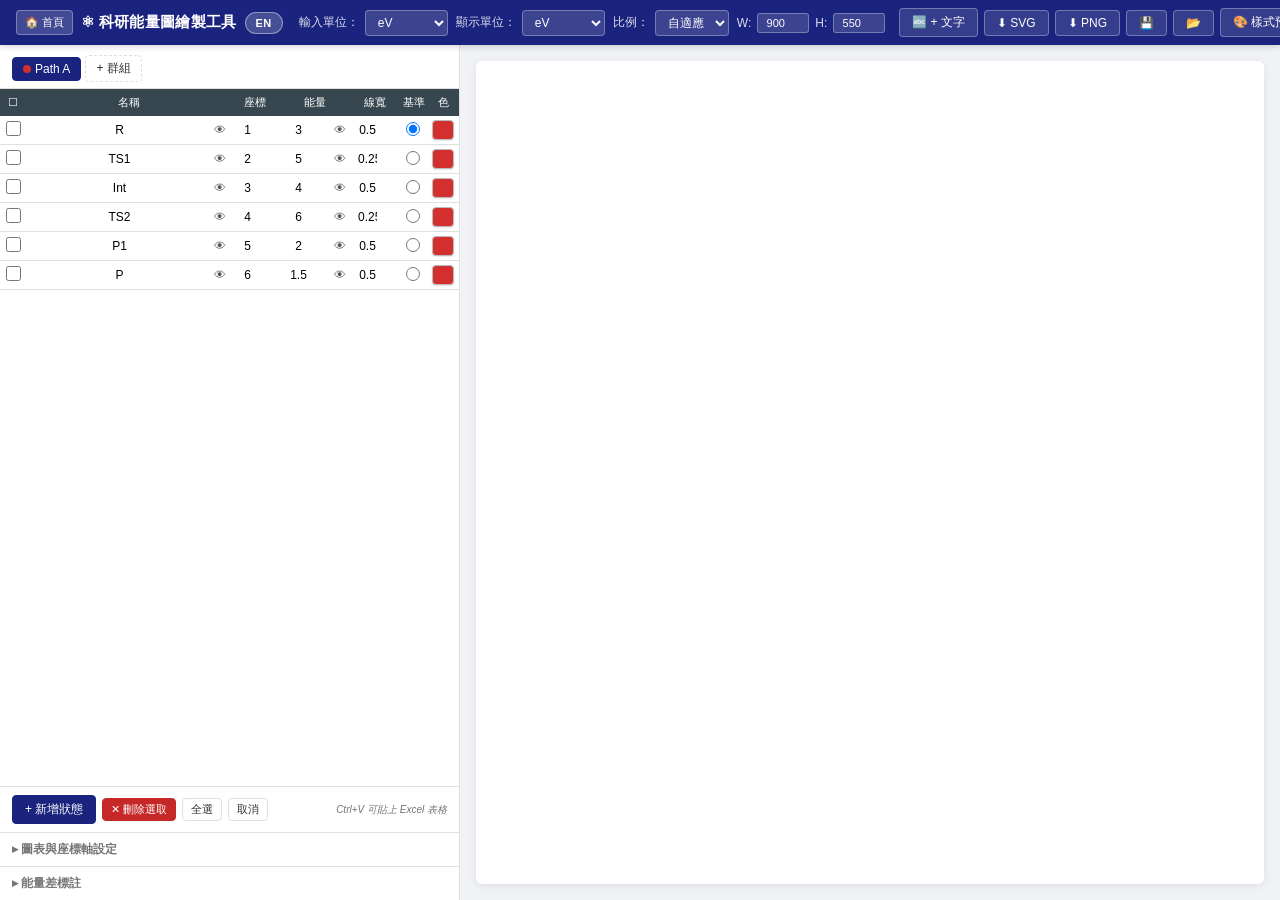
<file: energy-profile-plotter.html>
<!DOCTYPE html>
<html lang="zh-Hant">
<head>
<meta charset="UTF-8">
<meta name="viewport" content="width=device-width, initial-scale=1.0">
<title>科研能量圖繪製工具</title>
<script src="https://d3js.org/d3.v7.min.js"></script>
<style>
/* ====== CSS Variables ====== */
:root {
  --bg: #f0f2f5;
  --panel: #ffffff;
  --header-bg: #1a237e;
  --header-text: #ffffff;
  --border: #e0e0e0;
  --accent: #1a237e;
  --accent-light: #e8eaf6;
  --text: #333333;
  --text-light: #757575;
  --danger: #c62828;
  --success: #2e7d32;
  --radius: 6px;
  --shadow: 0 2px 8px rgba(0,0,0,0.08);
}
*, *::before, *::after { box-sizing: border-box; margin: 0; padding: 0; }
body {
  font-family: 'Segoe UI', -apple-system, BlinkMacSystemFont, sans-serif;
  background: var(--bg); color: var(--text);
  height: 100vh; overflow: hidden;
  display: flex; flex-direction: column;
}

/* ====== Header ====== */
header {
  background: var(--header-bg); color: var(--header-text);
  padding: 8px 16px; display: flex; align-items: center; gap: 8px;
  flex-wrap: nowrap; flex-shrink: 0; z-index: 10;
  box-shadow: 0 2px 6px rgba(0,0,0,0.15);
  overflow-x: auto;
}
header h1 { font-size: 15px; font-weight: 600; letter-spacing: 0.3px; white-space: nowrap; }
header .spacer { flex: 1; }
.header-group { display: flex; align-items: center; gap: 6px; }
.header-group label { font-size: 12px; opacity: 0.85; white-space: nowrap; }
.header-group select {
  padding: 4px 8px; border-radius: 4px; border: 1px solid rgba(255,255,255,0.3);
  background: rgba(255,255,255,0.15); color: white; font-size: 12px; cursor: pointer;
}
.header-group select option { color: #333; background: white; }

/* ====== Buttons ====== */
.btn {
  padding: 5px 12px; border-radius: 4px; cursor: pointer; font-size: 12px;
  border: 1px solid rgba(255,255,255,0.3); background: rgba(255,255,255,0.12);
  color: white; transition: background 0.15s; white-space: nowrap;
}
.btn:hover { background: rgba(255,255,255,0.25); }
.btn-lang {
  padding: 4px 10px; border-radius: 12px; font-size: 11px; font-weight: 600;
  background: rgba(255,255,255,0.2); border: 1px solid rgba(255,255,255,0.4);
  color: white; cursor: pointer; letter-spacing: 0.5px;
}
.btn-lang:hover { background: rgba(255,255,255,0.35); }
.btn-panel {
  padding: 5px 12px; border-radius: 4px; cursor: pointer; font-size: 12px;
  border: 1px solid var(--border); background: white; color: var(--text); transition: all 0.15s;
}
.btn-panel:hover { background: #f5f5f5; }
.btn-accent { background: var(--accent); color: white; border-color: var(--accent); }
.btn-accent:hover { background: #283593; }
.btn-danger { background: var(--danger); color: white; border-color: var(--danger); }
.btn-danger:hover { opacity: 0.85; }
.btn-sm { padding: 3px 8px; font-size: 11px; }

/* ====== Main Layout ====== */
#main { display: grid; grid-template-columns: 460px 1fr; flex: 1; overflow: hidden; }

/* ====== Left Panel ====== */
#left-panel {
  background: var(--panel); border-right: 1px solid var(--border);
  display: flex; flex-direction: column; overflow: hidden;
}
#group-section { padding: 10px 12px 6px; border-bottom: 1px solid var(--border); }
#group-tabs { display: flex; gap: 4px; flex-wrap: wrap; align-items: center; }
.group-tab {
  padding: 4px 10px; border: 1px solid var(--border); border-radius: 4px;
  cursor: pointer; font-size: 12px; background: white; display: flex;
  align-items: center; gap: 4px; transition: all 0.15s;
}
.group-tab:hover { background: #f5f5f5; }
.group-tab.active { background: var(--accent); color: white; border-color: var(--accent); }
.group-tab .color-dot { width: 8px; height: 8px; border-radius: 50%; display: inline-block; }
.group-tab .tab-close { font-size: 14px; margin-left: 4px; opacity: 0.5; cursor: pointer; line-height: 1; }
.group-tab .tab-close:hover { opacity: 1; }
#btn-add-group { border-style: dashed; }

/* ====== Table ====== */
#table-container { flex: 1; min-height: 120px; overflow-y: auto; overflow-x: auto; }
#data-table { width: 100%; border-collapse: collapse; font-size: 12px; table-layout: fixed; }
#data-table th {
  background: #37474f; color: white; padding: 6px 4px; text-align: center;
  font-weight: 500; font-size: 11px; position: sticky; top: 0; z-index: 2;
  user-select: none; white-space: nowrap;
}
#data-table td { padding: 2px 3px; border-bottom: 1px solid var(--border); text-align: center; vertical-align: middle; }
#data-table tbody tr { transition: background 0.1s; }
#data-table tbody tr:hover { background: #fafafa; }
#data-table tbody tr.selected { background: var(--accent-light); }
#data-table input, #data-table select {
  width: 100%; border: 1px solid transparent; padding: 4px 3px; border-radius: 3px;
  font-size: 12px; text-align: center; background: transparent;
}
#data-table input:focus, #data-table select:focus { border-color: var(--accent); outline: none; background: white; }
#data-table input[type="checkbox"] { width: 15px; height: 15px; cursor: pointer; }
#data-table input[type="radio"] { width: 14px; height: 14px; cursor: pointer; }
.col-check { width: 26px; } .col-coord { width: 48px; }
.col-energy { width: 72px; min-width: 66px; } .col-width, .col-type { width: 48px; } .col-ref { width: 28px; } .col-color { width: 32px; }
.col-name { width: auto; min-width: 90px; }
input[type="color"].cell-color { width: 26px; height: 24px; padding: 0; border: 1px solid var(--border); border-radius: 3px; cursor: pointer; background: none; }

/* ====== Table Actions ====== */
#table-actions { padding: 8px 12px; border-top: 1px solid var(--border); display: flex; gap: 6px; flex-wrap: wrap; flex-shrink: 0; align-items: center; }
.paste-hint { font-size: 10px; color: var(--text-light); margin-left: auto; font-style: italic; }

/* ====== Batch Style Panel ====== */
#batch-panel { padding: 10px 12px; border-top: 1px solid var(--border); background: #fafafa; flex-shrink: 0; }
#batch-panel.hidden { display: none; }
#batch-panel h4 { font-size: 12px; margin-bottom: 6px; color: var(--text-light); }
.batch-controls { display: flex; gap: 8px; flex-wrap: wrap; align-items: center; }
.batch-controls label { font-size: 11px; display: flex; align-items: center; gap: 4px; }
.batch-controls select { padding: 2px 4px; border: 1px solid var(--border); border-radius: 3px; font-size: 11px; }
.batch-controls input[type="number"] { width: 50px; padding: 3px; border: 1px solid var(--border); border-radius: 3px; font-size: 11px; }
.batch-controls input[type="color"] { width: 28px; height: 24px; padding: 0; border: 1px solid var(--border); border-radius: 3px; cursor: pointer; }

/* ====== Collapsible Sections (Options & Annotations) ====== */
#chart-options-section, #annotation-section { border-top: 1px solid var(--border); flex-shrink: 0; }
.section-toggle {
  font-size: 12px; padding: 8px 12px; cursor: pointer; color: var(--text-light);
  user-select: none; transition: background 0.1s;
}
.section-toggle:hover { background: #f5f5f5; }
.section-body { padding: 6px 12px 10px; }
.section-body.hidden { display: none; }

#chart-options-body {
  max-height: 280px;
  overflow-y: auto;
  overflow-x: hidden;
}
#chart-options-body::-webkit-scrollbar { width: 6px; }
#chart-options-body::-webkit-scrollbar-track { background: #f5f5f5; border-radius: 3px; }
#chart-options-body::-webkit-scrollbar-thumb { background: #ccc; border-radius: 3px; }
#chart-options-body::-webkit-scrollbar-thumb:hover { background: #999; }

#annotation-body {
  max-height: 180px;
  overflow-y: auto;
}
#annotation-body::-webkit-scrollbar { width: 6px; }
#annotation-body::-webkit-scrollbar-track { background: #f5f5f5; border-radius: 3px; }
#annotation-body::-webkit-scrollbar-thumb { background: #ccc; border-radius: 3px; }
#annotation-body::-webkit-scrollbar-thumb:hover { background: #999; }
.opt-row {
  display: flex; gap: 6px; align-items: center; margin-bottom: 6px;
  font-size: 11px; color: var(--text);
}
.opt-row label {
  display: flex; align-items: center; gap: 5px; cursor: pointer; user-select: none;
}
.opt-row input[type="checkbox"] {
  width: 14px; height: 14px; cursor: pointer;
}
.ann-row {
  display: flex; gap: 4px; align-items: center; margin-bottom: 5px;
  padding: 4px 6px; background: #f9f9f9; border-radius: 4px; border: 1px solid #eee;
}
.ann-row select { width: 70px; padding: 2px 3px; border: 1px solid var(--border); border-radius: 3px; font-size: 11px; }
.ann-row input[type="text"] { width: 52px; padding: 2px 4px; border: 1px solid var(--border); border-radius: 3px; font-size: 11px; text-align: center; }
.ann-row input[type="color"] { width: 22px; height: 20px; padding: 0; border: 1px solid var(--border); border-radius: 3px; cursor: pointer; }
.ann-row input[type="checkbox"] { width: 13px; height: 13px; cursor: pointer; }
.ann-row .ann-arrow { font-size: 11px; color: var(--text-light); }
.ann-row .ann-del { background: none; border: none; cursor: pointer; color: var(--danger); font-size: 14px; padding: 0 2px; }
.ann-row .ann-del:hover { opacity: 0.7; }
.ann-empty { font-size: 11px; color: var(--text-light); padding: 4px 0; font-style: italic; }

/* ====== Right Panel ====== */
#right-panel { display: flex; align-items: stretch; justify-content: center; padding: 16px; overflow: hidden; }
#chart-wrapper {
  flex: 1; display: flex; align-items: center; justify-content: center;
  background: white; border-radius: var(--radius); box-shadow: var(--shadow); overflow: hidden; position: relative;
}
#chart-svg { width: 100%; height: 100%; }

/* ====== Style Popup ====== */
#style-popup {
  position: fixed; background: white; border-radius: var(--radius);
  box-shadow: 0 4px 24px rgba(0,0,0,0.18); padding: 14px; z-index: 200;
  min-width: 220px; max-width: 300px; border: 1px solid var(--border);
}
#style-popup.hidden { display: none; }
#style-popup h4 { font-size: 13px; margin-bottom: 10px; color: var(--accent); border-bottom: 1px solid var(--border); padding-bottom: 6px; }
.popup-row { display: flex; align-items: center; justify-content: space-between; margin-bottom: 8px; gap: 8px; }
.popup-row label { font-size: 12px; color: var(--text); flex-shrink: 0; }
.popup-row input[type="number"] { width: 65px; padding: 3px 4px; border: 1px solid var(--border); border-radius: 3px; font-size: 12px; }
.popup-row input[type="color"] { width: 36px; height: 26px; padding: 0; border: 1px solid var(--border); border-radius: 3px; cursor: pointer; }
.popup-row select { padding: 3px 6px; border: 1px solid var(--border); border-radius: 3px; font-size: 12px; }
#popup-close { position: absolute; top: 8px; right: 10px; cursor: pointer; font-size: 16px; color: var(--text-light); background: none; border: none; }
#popup-close:hover { color: var(--text); }

/* ====== D3 Chart Styles ====== */
.axis path, .axis line { stroke: #000000; }
.axis text { fill: #000000; }
.axis-label { fill: #000000; font-weight: 500; cursor: move; }
.axis-label:hover { fill: var(--accent); }
.chart-title-group text { cursor: move; }
.chart-title-group:hover text { fill: var(--accent); }
.grid line { stroke: #e8e8e8; stroke-dasharray: 2,3; }
.grid path { stroke: none; }
.node-line { cursor: pointer; transition: opacity 0.15s; }
.node-line:hover { opacity: 0.7; }
.node-dot { cursor: pointer; transition: transform 0.15s, opacity 0.15s; }
.node-dot:hover { opacity: 0.8; stroke-width: 2.5; }
.conn-path { cursor: pointer; fill: none; transition: opacity 0.15s; }
.conn-path:hover { opacity: 0.6; }
.energy-label, .name-label { cursor: move; user-select: none; }
.energy-label:hover, .name-label:hover { opacity: 0.7; }
.name-cell-wrap { display: flex; align-items: center; gap: 2px; }
.name-cell-wrap input { flex: 1; min-width: 0; }
.btn-toggle-eye { background: none; border: none; cursor: pointer; font-size: 12px; padding: 0 2px; line-height: 1; color: #555; }
.btn-toggle-eye:hover { opacity: 0.7; }
.btn-toggle-eye.hidden-name { opacity: 0.25; filter: grayscale(1); }
.chart-legend { cursor: move; user-select: none; }
.chart-legend-bg { fill: white; stroke: #d0d7de; stroke-width: 1px; rx: 6px; ry: 6px; }
.legend-item { cursor: pointer; }
.legend-item text { fill: #333; font-family: 'Segoe UI', Arial, sans-serif; }
.legend-item:hover text { fill: #1565c0; }
.text-annotation-group text { font-family: 'Segoe UI', Arial, sans-serif; cursor: move; user-select: none; }
.text-annotation-group:hover text { opacity: 0.75; }

/* ====== Plot Area Drag Handles & Edges ====== */
.plot-edge-hit {
  transition: opacity 0.15s ease;
}
.plot-edge-hit:hover {
  stroke: #2563eb;
  stroke-width: 2px;
  stroke-dasharray: 4,4;
  fill: rgba(37, 99, 235, 0.08);
}

/* ====== Color Palette & Swatches ====== */
.palette-swatches { display: flex; flex-wrap: wrap; gap: 4px; padding: 3px 0 6px; }
.color-swatch {
  width: 17px; height: 17px; border-radius: 50%; cursor: pointer;
  border: 2px solid white; box-shadow: 0 1px 3px rgba(0,0,0,0.25);
  transition: transform 0.1s, border-color 0.1s; flex-shrink: 0;
}
.color-swatch:hover { transform: scale(1.22); }
.color-swatch.active { border-color: #212121; transform: scale(1.15); }
.opt-subhead { font-size: 11px; font-weight: 600; color: var(--accent); margin: 8px 0 4px; border-top: 1px dashed #eee; padding-top: 6px; }
.opt-grid-2 { display: grid; grid-template-columns: 1fr 1fr; gap: 4px 8px; }
.format-hint { font-size: 10px; color: var(--text-light); line-height: 1.35; padding: 4px 6px; background: #f5f5f5; border-radius: 4px; margin-top: 6px; }
.opt-indent { padding-left: 18px; }
.opt-row input[type="number"].opt-inp { width: 44px; padding: 1px 3px; font-size: 11px; border: 1px solid var(--border); border-radius: 3px; }
.opt-row input[type="text"].opt-txt { width: 120px; padding: 2px 4px; font-size: 11px; border: 1px solid var(--border); border-radius: 3px; }
.opt-row select.opt-sel { padding: 1px 3px; font-size: 11px; border: 1px solid var(--border); border-radius: 3px; }
.opt-row-grid { display: grid; grid-template-columns: 1fr 1fr; gap: 2px 4px; margin-bottom: 4px; }
.opt-row-grid .opt-row { margin-bottom: 0; }

/* ====== Unified Color Popover & Buttons ====== */
#color-popover {
  position: fixed; background: white; border-radius: 8px;
  box-shadow: 0 8px 28px rgba(0,0,0,0.22); padding: 10px 12px; z-index: 500;
  width: 220px; border: 1px solid var(--border);
}
#color-popover.hidden { display: none; }
.color-popover-header {
  display: flex; align-items: center; gap: 8px; margin-bottom: 8px;
}
.color-popover-header input[type="color"] {
  width: 34px; height: 26px; border: 1px solid var(--border); border-radius: 4px; padding: 0; cursor: pointer;
}
.color-popover-header input[type="text"] {
  flex: 1; width: 68px; padding: 3px 6px; border: 1px solid var(--border); border-radius: 4px; font-size: 11px; font-family: monospace; text-transform: uppercase;
}
.color-popover-none-btn {
  padding: 3px 8px; font-size: 11px; border: 1px solid var(--border); background: #f8f9fa; border-radius: 4px; cursor: pointer; color: var(--text);
}
.color-popover-none-btn:hover { background: #e9ecef; }
.color-popover-section { margin-top: 6px; }
.color-popover-title {
  font-size: 11px; font-weight: 600; color: #666; margin-bottom: 4px;
}

.color-btn {
  width: 22px; height: 20px; border-radius: 4px; border: 1px solid #bbb;
  cursor: pointer; display: inline-flex; align-items: center; justify-content: center;
  box-shadow: 0 1px 2px rgba(0,0,0,0.1); transition: transform 0.1s, border-color 0.1s;
  padding: 0; vertical-align: middle; flex-shrink: 0;
}
.color-btn:hover { border-color: #333; transform: scale(1.08); }
.color-btn.is-none {
  background: repeating-linear-gradient(45deg, #eee, #eee 3px, #fff 3px, #fff 6px) !important;
  color: #888; font-size: 10px; font-weight: bold; line-height: 1;
}

/* ====== Toast ====== */
.toast {
  position: fixed; bottom: 24px; left: 50%; transform: translateX(-50%);
  background: #333; color: white; padding: 10px 22px; border-radius: 8px;
  font-size: 13px; z-index: 300; pointer-events: none;
  animation: toastAnim 2.2s ease-in-out forwards;
}
@keyframes toastAnim {
  0% { opacity: 0; transform: translateX(-50%) translateY(10px); }
  12% { opacity: 1; transform: translateX(-50%) translateY(0); }
  82% { opacity: 1; transform: translateX(-50%) translateY(0); }
  100% { opacity: 0; transform: translateX(-50%) translateY(-10px); }
}

/* ====== Scrollbar ====== */
#table-container::-webkit-scrollbar { width: 6px; }
#table-container::-webkit-scrollbar-thumb { background: #ccc; border-radius: 3px; }

/* ====== Scrollbars for Collapsible Sections ====== */
#chart-options-body {
  max-height: 290px;
  overflow-y: auto;
  overflow-x: hidden;
  padding: 6px 12px 10px;
}
#chart-options-body::-webkit-scrollbar { width: 6px; }
#chart-options-body::-webkit-scrollbar-track { background: #f5f5f5; border-radius: 3px; }
#chart-options-body::-webkit-scrollbar-thumb { background: #ccc; border-radius: 3px; }
#chart-options-body::-webkit-scrollbar-thumb:hover { background: #999; }

#annotation-body {
  max-height: 200px;
  overflow-y: auto;
  padding: 6px 12px 10px;
}
#annotation-body::-webkit-scrollbar { width: 6px; }
#annotation-body::-webkit-scrollbar-track { background: #f5f5f5; border-radius: 3px; }
#annotation-body::-webkit-scrollbar-thumb { background: #ccc; border-radius: 3px; }
#annotation-body::-webkit-scrollbar-thumb:hover { background: #999; }

.opt-indent { padding-left: 18px; }
.opt-row input[type="number"].opt-inp { width: 44px; padding: 1px 3px; font-size: 11px; border: 1px solid var(--border); border-radius: 3px; }
.opt-row input[type="text"].opt-txt { width: 120px; padding: 2px 4px; font-size: 11px; border: 1px solid var(--border); border-radius: 3px; }
.opt-row select.opt-sel { padding: 1px 3px; font-size: 11px; border: 1px solid var(--border); border-radius: 3px; }
.opt-row-grid { display: grid; grid-template-columns: 1fr 1fr; gap: 2px 4px; margin-bottom: 4px; }
.opt-row-grid .opt-row { margin-bottom: 0; }

/* ====== Modal Dialog Overlay ====== */
.modal-overlay {
  position: fixed; top: 0; left: 0; width: 100vw; height: 100vh;
  background: rgba(15, 23, 42, 0.55);
  backdrop-filter: blur(2px);
  z-index: 1000; display: flex; align-items: center; justify-content: center;
  padding: 16px;
  animation: modalFadeIn 0.15s ease-out;
}
.modal-overlay.hidden { display: none; }
@keyframes modalFadeIn {
  from { opacity: 0; }
  to { opacity: 1; }
}
.modal-box {
  background: white; border-radius: 8px; box-shadow: 0 12px 36px rgba(0,0,0,0.25);
  width: 100%; max-width: 540px; max-height: 88vh;
  display: flex; flex-direction: column; overflow: hidden;
  border: 1px solid var(--border);
  animation: modalPop 0.18s cubic-bezier(0.16, 1, 0.3, 1);
}
@keyframes modalPop {
  from { transform: scale(0.94); opacity: 0; }
  to { transform: scale(1); opacity: 1; }
}
.modal-header {
  padding: 12px 16px; background: #f8fafc; border-bottom: 1px solid var(--border);
  display: flex; align-items: center; justify-content: space-between; flex-shrink: 0;
}
.modal-header h3 { font-size: 14px; font-weight: 600; color: #1e293b; display: flex; align-items: center; gap: 6px; }
.modal-close { background: none; border: none; font-size: 18px; cursor: pointer; color: #64748b; padding: 2px 6px; border-radius: 4px; line-height: 1; }
.modal-close:hover { background: #e2e8f0; color: #0f172a; }
.modal-body {
  padding: 14px 16px; overflow-y: auto; flex: 1; display: flex; flex-direction: column; gap: 10px;
}
.modal-desc { font-size: 12px; color: #475569; line-height: 1.4; background: #f1f5f9; padding: 8px 10px; border-radius: 6px; border: 1px solid #e2e8f0; }
.modal-footer {
  padding: 10px 16px; background: #f8fafc; border-top: 1px solid var(--border);
  display: flex; align-items: center; justify-content: flex-end; gap: 8px; flex-shrink: 0;
}
.preset-cat-grid {
  display: grid; grid-template-columns: 1fr 1fr; gap: 8px; margin-top: 4px;
}
.preset-cat-card {
  display: flex; align-items: flex-start; gap: 8px; padding: 8px 10px;
  background: #ffffff; border: 1px solid #e2e8f0; border-radius: 6px;
  cursor: pointer; transition: all 0.15s; user-select: none;
}
.preset-cat-card:hover {
  background: #f8fafc; border-color: #94a3b8;
}
.preset-cat-card.active {
  border-color: #3b82f6; background: #eff6ff;
}
.preset-cat-card input[type="checkbox"] {
  margin-top: 2px; width: 15px; height: 15px; cursor: pointer; flex-shrink: 0;
}
.preset-cat-info { display: flex; flex-direction: column; gap: 2px; flex: 1; }
.preset-cat-title { font-size: 12px; font-weight: 600; color: #1e293b; }
.preset-cat-desc { font-size: 10px; color: #64748b; line-height: 1.25; }

.preset-quick-btns {
  display: flex; align-items: center; gap: 6px; font-size: 11px; margin-bottom: 2px;
}
.preset-quick-btn {
  background: none; border: none; color: #2563eb; cursor: pointer; text-decoration: underline; padding: 2px 4px; font-size: 11px;
}
.preset-quick-btn:hover { color: #1d4ed8; }

</style>
</head>
<body>

<!-- ====== Header ====== -->
<header>
  <a href="./index.html" class="btn" style="text-decoration: none; display: inline-flex; align-items: center; gap: 4px; padding: 4px 8px; font-size: 11px; background: rgba(255,255,255,0.18); border-radius: 4px;" title="返回工具箱首頁">🏠 首頁</a>
  <h1 id="app-title">⚛ 科研能量圖繪製工具</h1>
  <button class="btn-lang" id="btn-lang" title="Switch Language">EN</button>
  <div class="spacer"></div>
  <div class="header-group">
    <label id="lbl-input-unit">輸入單位：</label>
    <select id="input-unit"></select>
  </div>
  <div class="header-group">
    <label id="lbl-display-unit">顯示單位：</label>
    <select id="display-unit"></select>
  </div>
  <div class="header-group">
    <label id="lbl-canvas-ratio">比例：</label>
    <select id="canvas-ratio">
      <option value="auto">自適應</option>
      <option value="16:9">16:9</option>
      <option value="4:3">4:3</option>
      <option value="3:2">3:2</option>
      <option value="1:1">1:1</option>
      <option value="custom">自訂</option>
    </select>
  </div>
  <div class="header-group hidden" id="custom-size-group">
    <label>W:</label>
    <input type="number" id="custom-w" min="300" max="4000" step="50" style="width:52px; padding:3px; border-radius:3px; border:1px solid rgba(255,255,255,0.3); background:rgba(255,255,255,0.15); color:white; font-size:11px; text-align:center;">
    <label>H:</label>
    <input type="number" id="custom-h" min="200" max="3000" step="50" style="width:52px; padding:3px; border-radius:3px; border:1px solid rgba(255,255,255,0.3); background:rgba(255,255,255,0.15); color:white; font-size:11px; text-align:center;">
  </div>
  <div class="header-group" id="dpi-group">
    <label id="lbl-dpi">解析度：</label>
    <select id="export-dpi">
      <option value="1">1x (72 DPI)</option>
      <option value="2">2x (150 DPI)</option>
      <option value="3" selected>3x (300 DPI - 期刊)</option>
      <option value="4">4x (450 DPI)</option>
      <option value="6">6x (600 DPI)</option>
    </select>
  </div>
  <div class="header-group" style="margin-left:6px;">
    <button class="btn" id="btn-add-text" title="Insert Text Box">🔤 + 文字</button>
    <button class="btn" id="btn-export-svg">⬇ SVG</button>
    <button class="btn" id="btn-export-png">⬇ PNG</button>
    <button class="btn" id="btn-save-json" title="Save JSON">💾</button>
    <button class="btn" id="btn-load-json" title="Load JSON">📂</button>
    <button class="btn" id="btn-header-preset" title="圖表與座標軸樣式預設 (Presets)">🎨 <span id="lbl-header-preset">樣式預設</span></button>
  </div>
</header>

<!-- ====== Main Content ====== -->
<main id="main">
  <div id="left-panel">
    <div id="group-section"><div id="group-tabs"></div></div>
    <div id="table-container">
      <table id="data-table">
        <thead><tr>
          <th class="col-check" id="th-check">☐</th>
          <th class="col-name" id="th-name">名稱</th>
          <th class="col-coord" id="th-coord">座標</th>
          <th class="col-energy" id="th-energy">能量</th>
          <th class="col-width" id="th-width">線寬</th>
          <th class="col-ref" id="th-ref">基準</th>
          <th class="col-color" id="th-color">色</th>
        </tr></thead>
        <tbody id="table-body"></tbody>
      </table>
    </div>
    <div id="table-actions">
      <button class="btn-panel btn-accent" id="btn-add-row">+ 新增狀態</button>
      <button class="btn-panel btn-danger btn-sm" id="btn-delete-rows">✕ 刪除選取</button>
      <button class="btn-panel btn-sm" id="btn-select-all">全選</button>
      <button class="btn-panel btn-sm" id="btn-deselect-all">取消</button>
      <span class="paste-hint" id="paste-hint">Ctrl+V 可貼上 Excel 表格</span>
    </div>
    <div id="batch-panel" class="hidden">
      <h4 id="batch-title">▸ 批量樣式（套用至選取項）</h4>
      <div class="batch-controls">
        <label><span id="lbl-bw">線寬</span> <input type="number" id="batch-width" min="0" max="3" step="0.05" placeholder="0=點" style="width:46px;"></label>
        <label><span id="lbl-bshowname">名稱</span> <select id="batch-showname">
          <option value="">-</option>
          <option value="show">顯示</option>
          <option value="hide">隱藏</option>
        </select></label>
        <label><span id="lbl-bshowenergy">能量</span> <select id="batch-showenergy">
          <option value="">-</option>
          <option value="show">顯示</option>
          <option value="hide">隱藏</option>
        </select></label>
        <label><span id="lbl-bname-size">名稱字級</span> <input type="number" id="batch-name-size" min="8" max="36" placeholder="預設" style="width:40px;"></label>
        <label><span id="lbl-bname-weight">名稱粗細</span> <select id="batch-name-weight">
          <option value="">-</option>
          <option value="400">400 正常</option>
          <option value="500">500 中等</option>
          <option value="600">600 次粗</option>
          <option value="700">700 粗體</option>
        </select></label>
        <label><span id="lbl-benergy-size">能量字級</span> <input type="number" id="batch-energy-size" min="8" max="36" placeholder="預設" style="width:40px;"></label>
        <label><span id="lbl-benergy-weight">能量粗細</span> <select id="batch-energy-weight">
          <option value="">-</option>
          <option value="400">400 正常</option>
          <option value="500">500 中等</option>
          <option value="600">600 次粗</option>
          <option value="700">700 粗體</option>
        </select></label>
        <label><span id="lbl-benergy-bg">能量底色</span> <select id="batch-energy-bg">
          <option value="">-</option>
          <option value="none">無底色</option>
          <option value="#ffffff">白色</option>
          <option value="#f5f5f5">淺灰</option>
          <option value="#fff9c4">淡黃</option>
          <option value="#e3f2fd">淡藍</option>
          <option value="#f3e5f5">淡紫</option>
          <option value="#e8f5e9">淡綠</option>
        </select></label>
        <label><span id="lbl-bc">顏色</span> <input type="color" id="batch-color" value="#d32f2f"></label>
        <label><span id="lbl-bt">粗細</span> <input type="number" id="batch-thick" min="1" max="10" step="0.5" value="3.5" style="width:40px;"></label>
        <button class="btn-panel btn-accent btn-sm" id="btn-batch-apply">套用</button>
      </div>
      <div id="batch-palette" class="palette-swatches"></div>
    </div>
    <div id="chart-options-section">
      <h4 class="section-toggle" id="chart-options-toggle">▸ 圖表與座標軸設定</h4>
      <div id="chart-options-body" class="section-body hidden">

      <!-- 樣式預設匯出 / 匯入工具列 -->
      <div class="preset-action-bar" style="display:flex; gap:6px; margin-bottom:10px; padding-bottom:8px; border-bottom:1px solid #e2e8f0;">
        <button type="button" class="btn-panel btn-sm" id="btn-open-export-preset" style="flex:1; justify-content:center; display:flex; align-items:center; gap:4px; font-size:11px; padding:4px 6px; font-weight:600; color:#1e40af; border-color:#bfdbfe; background:#eff6ff;" title="匯出圖表與座標軸格式設定（可自選匯出項目）">
          <span>📤</span> <span id="lbl-btn-export-preset">匯出樣式設定...</span>
        </button>
        <button type="button" class="btn-panel btn-sm" id="btn-open-import-preset" style="flex:1; justify-content:center; display:flex; align-items:center; gap:4px; font-size:11px; padding:4px 6px; font-weight:600; color:#065f46; border-color:#a7f3d0; background:#ecfdf5;" title="載入並套用外部圖表樣式預設檔">
          <span>📥</span> <span id="lbl-btn-import-preset">匯入樣式設定...</span>
        </button>
        <input type="file" id="inp-preset-file" accept=".json" style="display:none;">
      </div>

      <!-- ① 圖表標題 -->
      <div class="opt-subhead" id="lbl-chart-title-head">圖表標題 (Chart Title)</div>
      <div class="opt-row">
        <label><input type="checkbox" id="opt-show-chart-title"> <span id="lbl-show-chart-title">顯示圖表標題</span></label>
      </div>
      <div class="opt-row opt-indent" id="row-chart-title-text">
        <label><span id="lbl-chart-title-text">標題文字：</span> <input type="text" id="opt-chart-title-text" class="opt-txt" placeholder="在此輸入標題"></label>
      </div>
      <div class="opt-row opt-indent" id="row-chart-title-size">
        <label><span id="lbl-chart-title-fontsize">標題字級：</span> <input type="number" id="opt-chart-title-fontsize" min="8" max="48" value="16" class="opt-inp" style="width:46px; text-align:center;"></label>
        <label style="margin-left:6px;"><span id="lbl-chart-title-weight">粗細：</span>
          <select id="opt-chart-title-weight" class="opt-inp" style="width:76px;">
            <option value="400">400 正常</option>
            <option value="500">500 中等</option>
            <option value="600">600 次粗</option>
            <option value="700" selected>700 粗體</option>
          </select>
        </label>
      </div>

      <!-- ② 軸線顯示 & 圖框 -->
      <div class="opt-subhead" id="lbl-axis-frame-head">軸線顯示 (Axes &amp; Frame)</div>
      <div class="opt-row-grid">
        <div class="opt-row"><label><input type="checkbox" id="opt-show-bottom-axis" checked> <span id="lbl-show-bottom-axis">底部 X 軸</span></label></div>
        <div class="opt-row"><label><input type="checkbox" id="opt-show-left-axis" checked> <span id="lbl-show-left-axis">左側 Y 軸</span></label></div>
        <div class="opt-row"><label><input type="checkbox" id="opt-show-top-axis" checked> <span id="lbl-show-top-axis">頂部軸線</span></label></div>
        <div class="opt-row"><label><input type="checkbox" id="opt-show-right-axis" checked> <span id="lbl-show-right-axis">右側軸線</span></label></div>
      </div>
      <div class="opt-row">
        <label><span id="lbl-axis-thickness">軸線粗細 (px)：</span> <input type="number" id="opt-axis-thickness" class="opt-inp" min="0.5" max="6" step="0.5" value="1"></label>
      </div>
      <div class="opt-row" style="margin-top:6px; display:flex; flex-direction:column; gap:4px; background:#f8fafc; border:1px solid #e2e8f0; border-radius:4px; padding:6px 8px;">
        <div style="display:flex; justify-content:space-between; align-items:center;">
          <span style="font-weight:600; font-size:11px; color:#475569;" id="lbl-plot-margins-title">圖表顯示範圍與留白 (Margins)</span>
          <button type="button" class="btn-panel btn-sm" id="btn-reset-plot-margins" style="font-size:10px; padding:1px 6px;" title="重設邊界為自動計算">↺ 自適應</button>
        </div>
        <div style="display:grid; grid-template-columns: 1fr 1fr; gap:4px; font-size:11px;">
          <label style="display:flex; align-items:center; gap:2px;"><span id="lbl-margin-top" style="color:#64748b; width:28px;">上：</span><input type="number" id="opt-margin-top" class="opt-inp" min="5" max="300" placeholder="自動" style="width:100%; text-align:center;"></label>
          <label style="display:flex; align-items:center; gap:2px;"><span id="lbl-margin-bottom" style="color:#64748b; width:28px;">下：</span><input type="number" id="opt-margin-bottom" class="opt-inp" min="5" max="300" placeholder="自動" style="width:100%; text-align:center;"></label>
          <label style="display:flex; align-items:center; gap:2px;"><span id="lbl-margin-left" style="color:#64748b; width:28px;">左：</span><input type="number" id="opt-margin-left" class="opt-inp" min="5" max="400" placeholder="自動" style="width:100%; text-align:center;"></label>
          <label style="display:flex; align-items:center; gap:2px;"><span id="lbl-margin-right" style="color:#64748b; width:28px;">右：</span><input type="number" id="opt-margin-right" class="opt-inp" min="5" max="300" placeholder="自動" style="width:100%; text-align:center;"></label>
        </div>
        <div style="font-size:10px; color:#94a3b8; line-height:1.2;" id="hint-plot-margins">💡 可直接用滑鼠拖曳圖表四邊或四角調整範圍</div>
      </div>

      <!-- ③ Tick 方向 (4軸獨立設定) -->
      <div class="opt-subhead" id="lbl-tick-dir-head">Tick 方向 (Tick Direction)</div>
      <div class="opt-row-grid" style="display:grid; grid-template-columns:1fr 1fr; gap:4px 8px; margin-bottom:4px;">
        <label style="display:flex; align-items:center; gap:2px;"><span id="lbl-tick-bottom" style="color:#64748b; width:48px; font-size:11px;">下軸：</span>
          <select id="opt-tick-dir-bottom" class="opt-sel" style="flex:1;">
            <option value="out">向外 (Out)</option>
            <option value="in">向內 (In)</option>
            <option value="both">雙向 (Both)</option>
            <option value="none">無 (None)</option>
          </select>
        </label>
        <label style="display:flex; align-items:center; gap:2px;"><span id="lbl-tick-top" style="color:#64748b; width:48px; font-size:11px;">上軸：</span>
          <select id="opt-tick-dir-top" class="opt-sel" style="flex:1;">
            <option value="out">向外 (Out)</option>
            <option value="in">向內 (In)</option>
            <option value="both">雙向 (Both)</option>
            <option value="none">無 (None)</option>
          </select>
        </label>
        <label style="display:flex; align-items:center; gap:2px;"><span id="lbl-tick-left" style="color:#64748b; width:48px; font-size:11px;">左軸：</span>
          <select id="opt-tick-dir-left" class="opt-sel" style="flex:1;">
            <option value="out">向外 (Out)</option>
            <option value="in">向內 (In)</option>
            <option value="both">雙向 (Both)</option>
            <option value="none">無 (None)</option>
          </select>
        </label>
        <label style="display:flex; align-items:center; gap:2px;"><span id="lbl-tick-right" style="color:#64748b; width:48px; font-size:11px;">右軸：</span>
          <select id="opt-tick-dir-right" class="opt-sel" style="flex:1;">
            <option value="out">向外 (Out)</option>
            <option value="in">向內 (In)</option>
            <option value="both">雙向 (Both)</option>
            <option value="none">無 (None)</option>
          </select>
        </label>
      </div>

      <!-- ④ 軸標題設定 -->
      <div class="opt-subhead" id="lbl-axis-title-head">軸標題設定 (Axis Titles)</div>
      <div class="opt-row">
        <label><input type="checkbox" id="opt-show-xtitle" checked> <span id="lbl-opt-xtitle">顯示 X 軸標題</span></label>
      </div>
      <div class="opt-row opt-indent" id="row-xtitle-text">
        <label><span id="lbl-opt-xtitle-text">X 標題：</span> <input type="text" id="opt-xtitle-text" class="opt-txt" placeholder="預設 / Default"></label>
      </div>
      <div class="opt-row">
        <label><span id="lbl-opt-ytitle-text">Y 標題：</span> <input type="text" id="opt-ytitle-text" class="opt-txt" placeholder="能量 / Energy"></label>
      </div>

      <!-- ⑤ X 軸 Tick 數值顯示 -->
      <div class="opt-row">
        <label><input type="checkbox" id="opt-show-xticks" checked> <span id="lbl-opt-xticks">顯示 X 軸刻度數值</span></label>
      </div>

      <!-- ⑥ 其他顯示選項 -->
      <div class="opt-subhead" id="lbl-display-opts-head">其他顯示選項</div>
      <div class="opt-row">
        <label><input type="checkbox" id="opt-show-grid" checked> <span id="lbl-opt-grid">顯示背景網格</span></label>
      </div>
      <div class="opt-row">
        <label><input type="checkbox" id="opt-show-legend" checked> <span id="lbl-opt-legend">顯示圖例 (Legend)</span></label>
      </div>

      <!-- ⑦ Y 軸範圍 -->
      <div class="opt-subhead" id="lbl-yrange-head">Y 軸範圍 (Y-Axis Range)</div>
      <div class="opt-grid-2" style="margin-bottom:4px;">
        <div class="opt-row">
          <label><span id="lbl-ymin">Y 最小:</span> <input type="number" id="opt-ymin" step="0.5" placeholder="Auto" class="opt-inp" style="width:52px;"></label>
        </div>
        <div class="opt-row">
          <label><span id="lbl-ymax">Y 最大:</span> <input type="number" id="opt-ymax" step="0.5" placeholder="Auto" class="opt-inp" style="width:52px;"></label>
        </div>
      </div>
      <div class="opt-row" style="margin-bottom:8px;">
        <button class="btn-panel btn-sm" id="btn-reset-yrange" style="font-size:11px; padding:2px 8px; width:100%; justify-content:center;">↺ 重設為自動範圍</button>
      </div>

      <!-- ⑧ 字型與排版系統 (Typography) -->
      <div class="opt-subhead" id="lbl-typography-head">字型與排版設定 (Typography)</div>

      <!-- 全域字型 -->
      <div class="opt-row" style="margin-bottom:6px;">
        <label style="flex:1; display:flex; align-items:center; gap:6px;">
          <span id="lbl-font-family" style="font-weight:600; white-space:nowrap;">全域字型：</span>
          <select id="opt-font-family" style="flex:1; padding:3px 4px; font-size:11px; border:1px solid var(--border); border-radius:3px;">
            <option value="Arial, sans-serif">Arial (標準無襯線)</option>
            <option value="'Times New Roman', Times, serif">Times New Roman (期刊經典襯線)</option>
            <option value="'Helvetica Neue', Helvetica, Arial, sans-serif">Helvetica</option>
            <option value="Calibri, sans-serif">Calibri</option>
            <option value="'Segoe UI', Arial, sans-serif">Segoe UI</option>
            <option value="Georgia, serif">Georgia</option>
            <option value="custom">自訂字型 (Custom)...</option>
          </select>
        </label>
      </div>
      <div class="opt-row opt-indent hidden" id="row-custom-font" style="margin-bottom:6px; flex-direction:column; align-items:stretch; gap:4px;">
        <div style="display:flex; align-items:center; gap:4px;">
          <span id="lbl-custom-font" style="white-space:nowrap;">自訂字型：</span>
          <input type="text" id="opt-custom-font" class="opt-txt" placeholder="例如: STIX Two Text, Palatino, 微軟正黑體" style="flex:1;">
        </div>
        <div style="display:flex; gap:4px; margin-top:2px;">
          <button type="button" class="btn-panel btn-sm" id="btn-load-font-file" style="font-size:10px; padding:2px 6px; flex:1.2; justify-content:center;">📂 載入本機字型檔 (.ttf/.otf)</button>
          <button type="button" class="btn-panel btn-sm" id="btn-scan-local-fonts" style="font-size:10px; padding:2px 6px; flex:0.8; justify-content:center;" title="嘗試透過瀏覽器 Local Font Access API 取得本機已安裝字型">🔍 偵測系統字體</button>
          <input type="file" id="inp-font-file" accept=".ttf,.otf,.woff,.woff2" style="display:none;">
        </div>
      </div>

      <!-- 統一文字規格矩陣 (項目 / 字級 / 粗細) -->
      <div class="typo-matrix" style="margin-bottom:8px; border:1px solid #e0e0e0; border-radius:4px; padding:6px 8px; background:#fafafa;">
        <div class="typo-header" style="display:flex; align-items:center; justify-content:space-between; font-weight:600; color:#555; border-bottom:1px solid #ddd; padding-bottom:4px; margin-bottom:4px; font-size:11px;">
          <span style="flex:1.4;" id="th-typo-item">文字項目</span>
          <span style="width:50px; text-align:center;" id="th-typo-size">字級</span>
          <span style="width:78px; text-align:center;" id="th-typo-weight">粗細</span>
        </div>
        <!-- 圖表標題 -->
        <div class="typo-row" style="display:flex; align-items:center; justify-content:space-between; margin-bottom:4px; font-size:11px;">
          <span style="flex:1.4;" id="lbl-charttitle-typo">圖表標題</span>
          <input type="number" id="opt-charttitle-size" min="8" max="48" value="16" class="opt-inp" style="width:46px; text-align:center;">
          <select id="opt-charttitle-weight" class="opt-inp" style="width:76px;">
            <option value="400">400 正常</option>
            <option value="500">500 中等</option>
            <option value="600">600 次粗</option>
            <option value="700" selected>700 粗體</option>
          </select>
        </div>
        <!-- 軸標題 (X/Y) -->
        <div class="typo-row" style="display:flex; align-items:center; justify-content:space-between; margin-bottom:4px; font-size:11px;">
          <span style="flex:1.4;" id="lbl-axistitle-fontsize">軸標題 (X/Y)</span>
          <input type="number" id="opt-axistitle-fontsize" min="8" max="36" value="14" class="opt-inp" style="width:46px; text-align:center;">
          <select id="opt-axistitle-weight" class="opt-inp" style="width:76px;">
            <option value="400">400 正常</option>
            <option value="500" selected>500 中等</option>
            <option value="600">600 次粗</option>
            <option value="700">700 粗體</option>
          </select>
        </div>
        <!-- 刻度數字 -->
        <div class="typo-row" style="display:flex; align-items:center; justify-content:space-between; margin-bottom:4px; font-size:11px;">
          <span style="flex:1.4;" id="lbl-tick-fontsize">刻度數字</span>
          <input type="number" id="opt-tick-fontsize" min="8" max="36" value="12" class="opt-inp" style="width:46px; text-align:center;">
          <select id="opt-tick-weight" class="opt-inp" style="width:76px;">
            <option value="400" selected>400 正常</option>
            <option value="500">500 中等</option>
            <option value="600">600 次粗</option>
            <option value="700">700 粗體</option>
          </select>
        </div>
        <!-- 狀態名稱 -->
        <div class="typo-row" style="display:flex; align-items:center; justify-content:space-between; margin-bottom:4px; font-size:11px;">
          <span style="flex:1.4;" id="lbl-name-fontsize">狀態名稱</span>
          <input type="number" id="opt-name-fontsize" min="8" max="36" value="11" class="opt-inp" style="width:46px; text-align:center;">
          <select id="opt-name-weight" class="opt-inp" style="width:76px;">
            <option value="400" selected>400 正常</option>
            <option value="500">500 中等</option>
            <option value="600">600 次粗</option>
            <option value="700">700 粗體</option>
          </select>
        </div>
        <!-- 能量數值 -->
        <div class="typo-row" style="display:flex; align-items:center; justify-content:space-between; margin-bottom:4px; font-size:11px;">
          <span style="flex:1.4;" id="lbl-energy-fontsize">能量數值</span>
          <input type="number" id="opt-energy-fontsize" min="8" max="36" value="13" class="opt-inp" style="width:46px; text-align:center;">
          <select id="opt-energy-weight" class="opt-inp" style="width:76px;">
            <option value="400">400 正常</option>
            <option value="500">500 中等</option>
            <option value="600" selected>600 次粗</option>
            <option value="700">700 粗體</option>
          </select>
        </div>
        <!-- 圖例文字 -->
        <div class="typo-row" style="display:flex; align-items:center; justify-content:space-between; margin-bottom:4px; font-size:11px;">
          <span style="flex:1.4;" id="lbl-legend-fontsize">圖例文字</span>
          <input type="number" id="opt-legend-fontsize" min="8" max="36" value="12" class="opt-inp" style="width:46px; text-align:center;">
          <select id="opt-legend-weight" class="opt-inp" style="width:76px;">
            <option value="400" selected>400 正常</option>
            <option value="500">500 中等</option>
            <option value="600">600 次粗</option>
            <option value="700">700 粗體</option>
          </select>
        </div>
        <!-- 能量差標註 -->
        <div class="typo-row" style="display:flex; align-items:center; justify-content:space-between; margin-bottom:2px; font-size:11px;">
          <span style="flex:1.4;" id="lbl-ann-typo">能量差標註</span>
          <input type="number" id="opt-ann-fontsize" min="8" max="36" value="12" class="opt-inp" style="width:46px; text-align:center;">
          <select id="opt-ann-weight" class="opt-inp" style="width:76px;">
            <option value="400">400 正常</option>
            <option value="500">500 中等</option>
            <option value="600" selected>600 次粗</option>
            <option value="700">700 粗體</option>
          </select>
        </div>
      </div>

      <!-- 數值小數位數 -->
      <div class="opt-row" style="margin-bottom:6px;">
        <label><span id="lbl-opt-decimals">數值小數位數：</span> <input type="number" id="opt-decimals" min="0" max="6" value="2" class="opt-inp" style="width:46px; text-align:center;"></label>
      </div>
      <div class="format-hint" id="lbl-format-hint">💡 <b>上下標與換行格式：</b><br>下標：<code>H_2O</code> 或 <code>TS_{1-2}</code><br>上標：<code>Fe^{3+}</code> 或 <code>TS^‡</code> 或 <code>TS^*</code><br>換行：Enter 或 <code>\n</code> 或 <code>&lt;br&gt;</code><br>跳脫：<code>\_</code> 底線，<code>\^</code> 帽子</div>
    </div>
  </div>
  <div id="annotation-section">
      <h4 class="section-toggle" id="annotation-toggle">▸ 能量差標註</h4>
      <div id="annotation-body" class="section-body hidden">
        <div id="annotation-list"></div>
        <button class="btn-panel btn-sm" id="btn-add-annotation" style="margin-top:4px;">+ 新增標註</button>
      </div>
    </div>
  </div>
  <div id="right-panel">
    <div id="chart-wrapper"><svg id="chart-svg"></svg></div>
  </div>
</main>

<!-- ====== Style Popup ====== -->
<div id="style-popup" class="hidden">
  <button id="popup-close">✕</button>
  <h4 id="popup-title">Style Editor</h4>
  <div id="popup-body"></div>
</div>

<!-- ====== Unified Color Picker Popover ====== -->
<div id="color-popover" class="hidden">
  <div class="color-popover-header">
    <input type="color" id="pop-color-input">
    <input type="text" id="pop-color-hex" maxlength="7" placeholder="#000000">
    <button type="button" id="pop-color-none" class="color-popover-none-btn" style="display:none;">無底色</button>
  </div>
  <div class="color-popover-section">
    <div class="color-popover-title" id="lbl-pop-recent">最近使用</div>
    <div id="pop-recent-swatches" class="palette-swatches"></div>
  </div>
  <div class="color-popover-section">
    <div class="color-popover-title" id="lbl-pop-presets">標準配色</div>
    <div id="pop-preset-swatches" class="palette-swatches"></div>
  </div>
</div>

<input type="file" id="file-input" accept=".json" style="display:none">

<!-- ====== Preset Export Modal Dialog ====== -->
<div id="preset-export-modal" class="modal-overlay hidden">
  <div class="modal-box">
    <div class="modal-header">
      <h3 id="lbl-export-modal-title"><span>📤</span> 匯出圖表與座標軸設定 (Export Style Preset)</h3>
      <button type="button" class="modal-close" id="btn-close-export-modal">✕</button>
    </div>
    <div class="modal-body">
      <div class="modal-desc" id="lbl-export-modal-desc">
        請勾選欲匯出的樣式與設定項目。產生的預設檔可在其他專案中直接載入，確保所有圖表格式完全統一。
      </div>
      <div style="display:flex; align-items:center; gap:8px; margin-top:2px;">
        <label style="font-size:12px; font-weight:600; color:#334155; white-space:nowrap;" id="lbl-preset-name">預設檔名稱：</label>
        <input type="text" id="inp-export-preset-name" class="opt-txt" placeholder="例如: JACS-Theme 或 Nature-Style" style="flex:1; width:auto; font-size:12px; padding:4px 8px;">
      </div>
      <div class="preset-quick-btns">
        <span style="color:#64748b; font-size:11px;" id="lbl-quick-select">快速選取：</span>
        <button type="button" class="preset-quick-btn" id="btn-preset-sel-all">全選</button>
        <span style="color:#cbd5e1;">|</span>
        <button type="button" class="preset-quick-btn" id="btn-preset-sel-style">僅外觀樣式 (不含文字/範圍)</button>
        <span style="color:#cbd5e1;">|</span>
        <button type="button" class="preset-quick-btn" id="btn-preset-sel-none">全不選</button>
      </div>
      <div id="preset-export-cat-list" class="preset-cat-grid"></div>
    </div>
    <div class="modal-footer">
      <button type="button" class="btn-panel btn-sm" id="btn-cancel-export-preset">取消</button>
      <button type="button" class="btn-panel btn-accent btn-sm" id="btn-confirm-export-preset" style="font-weight:600;">⬇ 匯出 JSON 預設檔</button>
    </div>
  </div>
</div>

<!-- ====== Preset Import Modal Dialog ====== -->
<div id="preset-import-modal" class="modal-overlay hidden">
  <div class="modal-box">
    <div class="modal-header">
      <h3 id="lbl-import-modal-title"><span>📥</span> 匯入圖表與座標軸設定 (Import Style Preset)</h3>
      <button type="button" class="modal-close" id="btn-close-import-modal">✕</button>
    </div>
    <div class="modal-body">
      <div class="modal-desc" id="lbl-import-modal-desc">
        已成功解析預設檔！請勾選要套用至當前圖表的樣式項目：
      </div>
      <div id="preset-import-meta" style="font-size:11px; color:#475569; background:#f8fafc; padding:6px 8px; border-radius:4px; border:1px solid #e2e8f0; display:flex; justify-content:space-between; flex-wrap:wrap; gap:4px;">
        <span id="lbl-import-preset-name">檔案名稱：-</span>
        <span id="lbl-import-preset-date">匯出時間：-</span>
      </div>
      <div class="preset-quick-btns">
        <span style="color:#64748b; font-size:11px;" id="lbl-import-quick-select">快速選取：</span>
        <button type="button" class="preset-quick-btn" id="btn-import-sel-all">全選</button>
        <span style="color:#cbd5e1;">|</span>
        <button type="button" class="preset-quick-btn" id="btn-import-sel-style">僅外觀樣式</button>
        <span style="color:#cbd5e1;">|</span>
        <button type="button" class="preset-quick-btn" id="btn-import-sel-none">全不選</button>
      </div>
      <div id="preset-import-cat-list" class="preset-cat-grid"></div>
    </div>
    <div class="modal-footer">
      <button type="button" class="btn-panel btn-sm" id="btn-cancel-import-preset">取消</button>
      <button type="button" class="btn-panel btn-accent btn-sm" id="btn-confirm-import-preset" style="font-weight:600;">✓ 套用至當前圖表</button>
    </div>
  </div>
</div>

<script>
// ============================================================
// 1. INTERNATIONALIZATION
// ============================================================
let currentLang = 'zh';
const LANG = {
  zh: {
    title: '⚛ 科研能量圖繪製工具',
    langBtn: 'EN',
    inputUnit: '輸入單位：', displayUnit: '顯示單位：',
    canvasRatio: '比例：', ratioAuto: '自適應', ratioCustom: '自訂',
    dpiLabel: '解析度：',
    addText: '🔤 + 文字',
    chartOptionsTitle: '▸ 圖表與座標軸設定',
    optShowXTicks: '顯示 X 軸數值 (Ticks)',
    optShowXTitle: '顯示 X 軸標題 (Title)',
    optXTitleText: '標題：',
    optShowXAxis: '顯示 X 軸線',
    optShowGrid: '顯示背景網格',
    optShowLegend: '顯示圖例 (Legend)',
    editLegendPrompt: '修改圖例名稱：',
    yrangeTitle: 'Y 軸範圍 (Y-Axis Range)',
    yMin: 'Y 最小', yMax: 'Y 最大', resetYRange: '↺ 重設為自動範圍',
    /* Typography */
    typographyHead: '字型與排版設定 (Typography)',
    fontFamily: '全域字型',
    customFont: '自訂字型',
    btnLoadFontFile: '📂 載入本機字型檔 (.ttf/.otf)',
    btnScanLocalFonts: '🔍 偵測系統字體',
    legendResizeHint: '拖曳調整圖例大小，雙擊恢復自動大小',
    thTypoItem: '文字項目',
    thTypoSize: '字級',
    thTypoWeight: '粗細',
    chartTitleTypo: '圖表標題',
    axisTitleTypo: '軸標題 (X/Y)',
    tickTypo: '刻度數字',
    nameTypo: '狀態名稱',
    energyTypo: '能量數值',
    legendTypo: '圖例文字',
    annTypo: '能量差標註',
    weightNormal: '400 正常',
    weightMedium: '500 中等',
    weightSemiBold: '600 次粗',
    weightBold: '700 粗體',
    nameWeight: '名稱粗細',
    energyWeight: '能量粗細',
    nameFontSize: '名稱字級', energyFontSize: '能量字級',
    axisTitleFontSize: '軸標題字級', tickFontSize: '刻度數字字級',
    legendFontSize: '圖例字級', optDecimals: '數值小數位數',
    energyBg: '能量底色',
    bgNone: '無底色', bgWhite: '白色', bgGray: '淺灰', bgYellow: '淡黃', bgBlue: '淡藍', bgPurple: '淡紫', bgGreen: '淡綠', bgCustom: '自訂顏色...',
    annCoord: '座標',
    formatHint: '💡 <b>上下標與換行格式：</b><br>下標：<code>H_2O</code> 或 <code>TS_{1-2}</code><br>上標：<code>Fe^{3+}</code> 或 <code>TS^‡</code> 或 <code>TS^*</code><br>換行：直接按 Enter 或輸入 <code>\\n</code> 或 <code>&lt;br&gt;</code><br>跳脫：<code>\\_</code> 呈現底線，<code>\\^</code> 呈現帽子',
    recentColors: '最近使用',
    thName: '名稱', thCoord: '座標', thEnergy: '能量', thWidth: '線寬', thRef: '基準', thColor: '色',
    toggleNameHint: '點擊切換顯示/隱藏名稱',
    showName: '顯示名稱', hideName: '隱藏名稱',
    toggleEnergyHint: '點擊切換顯示/隱藏能量數值',
    showEnergy: '顯示能量', hideEnergy: '隱藏能量',
    addState: '+ 新增狀態', deleteSelected: '✕ 刪除選取',
    selectAll: '全選', deselect: '取消',
    pasteHint: 'Ctrl+V 可貼上 Excel 表格',
    batchTitle: '▸ 批量樣式（套用至選取項）',
    color: '顏色', width: '線寬 (0=點)', thickness: '粗細', dotRadius: '點大小',
    apply: '套用', addGroup: '+ 群組', renamePrompt: '重新命名群組：',
    reactionCoord: '反應座標', energyAxis: '能量',
    nodePopup: '節點：', connPopup: '連線：', textPopup: '文字框：',
    lineType: '線型', lineStyle: '樣式', curvature: '曲率',
    curve: '曲線', straight: '直線', solid: '實線', dashed: '虛線', dotted: '點線',
    resetLabels: '↺ 重置標籤',
    annotationTitle: '▸ 能量差標註', addAnnotation: '+ 新增標註',
    annFrom: '起始', annTo: '目標', annLabel: '標籤', annShowVal: '值',
    pastedRows: '已貼上 {n} 筆資料',
    noAnnotations: '尚無標註，點擊上方按鈕新增',
    /* Chart title */
    chartTitleHead: '圖表標題 (Chart Title)',
    showChartTitle: '顯示圖表標題', chartTitleText: '標題文字：',
    chartTitleFontSize: '標題字級', chartTitleFontWeight: '標題粗細',
    /* Axis display */
    axisFrameHead: '軸線顯示 (Axes & Frame)',
    showTopAxis: '頂部軸線', showRightAxis: '右側軸線',
    showLeftAxis: '左側 Y 軸', showBottomAxis: '底部 X 軸',
    axisThickness: '軸線粗細 (px)：',
    /* Tick direction */
    tickDirHead: 'Tick 方向 (Tick Direction)',
    tickDirBottom: '下軸：', tickDirTop: '上軸：',
    tickDirLeft: '左軸：', tickDirRight: '右軸：',
    tickDirX: 'X 軸 Tick：', tickDirY: 'Y 軸 Tick：',
    tickDirOut: '向外 (Out)', tickDirIn: '向內 (In)', tickDirBoth: '雙向 (Both)', tickDirNone: '無 (None)',
    /* Axis titles */
    axisTitleHead: '軸標題設定 (Axis Titles)',
    optShowXTitle: '顯示 X 軸標題', optXTitleText: 'X 標題：',
    yAxisTitleText: 'Y 標題：',
    optShowXTicks: '顯示 X 軸刻度數值',
    displayOptsHead: '其他顯示選項',
    plotMarginsTitle: '圖表顯示範圍與留白 (Margins)',
    btnResetPlotMargins: '↺ 自適應',
    marginTop: '上：', marginBottom: '下：', marginLeft: '左：', marginRight: '右：',
    hintPlotMargins: '💡 可直接用滑鼠拖曳圖表四邊或四角調整範圍',
    dragBorderLeft: '拖曳調整圖表左邊界（顯示範圍），雙擊重設',
    dragBorderRight: '拖曳調整圖表右邊界（顯示範圍），雙擊重設',
    dragBorderTop: '拖曳調整圖表上邊界（顯示範圍），雙擊重設',
    dragBorderBottom: '拖曳調整圖表下邊界（顯示範圍），雙擊重設',
    dragCorner: '拖曳調整圖表顯示範圍，雙擊重設',
    dragXTitle: '拖曳調整 X 軸標題位置，雙擊重設',
    dragYTitle: '拖曳調整 Y 軸標題位置，雙擊重設',
    dragChartTitle: '拖曳調整圖表標題位置，雙擊重設',
    /* Style Presets */
    headerPreset: '樣式預設',
    btnExportPreset: '📤 匯出樣式設定...',
    btnImportPreset: '📥 匯入樣式設定...',
    exportPresetModalTitle: '匯出圖表與座標軸設定 (Export Style Preset)',
    exportPresetModalDesc: '請勾選欲匯出的樣式與設定項目。產生的預設檔可在其他專案中直接載入，確保所有圖表格式完全統一。',
    importPresetModalTitle: '匯入圖表與座標軸設定 (Import Style Preset)',
    importPresetModalDesc: '已成功解析預設檔！請勾選要套用至當前圖表的樣式項目：',
    presetNameLabel: '預設檔名稱：',
    presetNamePlaceholder: '例如: JACS-Theme 或 Nature-Style',
    quickSelectLabel: '快速選取：',
    btnSelectAll: '全選',
    btnDeselectAll: '全不選',
    btnStyleOnly: '僅外觀樣式 (不含文字/範圍)',
    btnConfirmExport: '⬇ 匯出 JSON 預設檔',
    btnConfirmImport: '✓ 套用至當前圖表',
    btnCancel: '取消',
    importFileName: '檔案名稱：',
    importFileDate: '匯出時間：',
    catTitle: '圖表標題 (Chart Title)',
    catTitleDesc: '標題顯示開關、標題文字、字級、粗細與偏移',
    catAxes: '座標軸線與粗細 (Axes & Line Width)',
    catAxesDesc: '四邊軸線顯示開關、軸線粗細 (px)',
    catTicks: '四軸 Tick 刻度 (Tick Directions)',
    catTicksDesc: '下/上/左/右四軸獨立 Tick 方向 (向外/向內/雙向/無)、X 刻度數字開關',
    catAxisTitles: '軸標題設定 (Axis Titles)',
    catAxisTitlesDesc: 'X 軸標題開關、X/Y 軸標題文字與偏移',
    catDisplay: '網格與圖例 (Grid & Legend)',
    catDisplayDesc: '背景輔助網格開關、圖例開關與字級粗細',
    catMargins: '繪圖邊界留白 (Plot Margins)',
    catMarginsDesc: '上/下/左/右圖表繪圖區域邊界留白 (Margins)',
    catYRange: 'Y 軸數值範圍 (Y-Axis Range)',
    catYRangeDesc: 'Y 軸手動指定之最小/最大數值範圍',
    catTypography: '字型與排版規格 (Typography)',
    catTypographyDesc: '全域字型、軸標題/刻度/名稱/能量字級與粗細矩陣、小數位數',
    catCanvas: '畫布尺寸與解析度 (Canvas Size & DPI)',
    catCanvasDesc: '畫布比例、自訂寬高尺寸與匯出解析度',
    toastPresetExported: '已成功匯出樣式預設檔：',
    toastPresetImported: '已成功套用圖表樣式設定！',
    errNoCategorySelected: '請至少勾選一個項目！',
    errInvalidPresetFile: '無效的預設檔案格式或未包含圖表設定！',
  },
  en: {
    title: '⚛ Energy Profile Plotter',
    langBtn: '中文',
    inputUnit: 'Input:', displayUnit: 'Display:',
    canvasRatio: 'Ratio:', ratioAuto: 'Auto Fit', ratioCustom: 'Custom',
    dpiLabel: 'Resolution:',
    addText: '🔤 + Text',
    chartOptionsTitle: '▸ Axes & Chart Options',
    optShowXTicks: 'Show X Tick Values',
    optShowXTitle: 'Show X Axis Title',
    optXTitleText: 'Title:',
    optShowXAxis: 'Show X Axis Line',
    optShowGrid: 'Show Background Grid',
    optShowLegend: 'Show Legend',
    editLegendPrompt: 'Edit legend label:',
    yrangeTitle: 'Y-Axis Range',
    yMin: 'Y Min', yMax: 'Y Max', resetYRange: '↺ Reset Auto Range',
    /* Typography */
    typographyHead: 'Typography & Fonts',
    fontFamily: 'Global Font',
    customFont: 'Custom Font',
    btnLoadFontFile: '📂 Load Font File (.ttf/.otf)',
    btnScanLocalFonts: '🔍 Detect System Fonts',
    legendResizeHint: 'Drag to resize legend box, double-click to reset',
    thTypoItem: 'Element',
    thTypoSize: 'Size',
    thTypoWeight: 'Weight',
    chartTitleTypo: 'Chart Title',
    axisTitleTypo: 'Axis Titles (X/Y)',
    tickTypo: 'Tick Values',
    nameTypo: 'State Names',
    energyTypo: 'Energy Values',
    legendTypo: 'Legend',
    annTypo: 'Energy Diff',
    weightNormal: '400 Normal',
    weightMedium: '500 Medium',
    weightSemiBold: '600 Semi-Bold',
    weightBold: '700 Bold',
    nameWeight: 'Name Weight',
    energyWeight: 'Energy Weight',
    nameFontSize: 'Name Size', energyFontSize: 'Energy Size',
    axisTitleFontSize: 'Axis Title Size', tickFontSize: 'Tick Label Size',
    legendFontSize: 'Legend Size', optDecimals: 'Decimals',
    energyBg: 'Energy Label Bg',
    bgNone: 'None (Transparent)', bgWhite: 'White', bgGray: 'Light Gray', bgYellow: 'Light Yellow', bgBlue: 'Light Blue', bgPurple: 'Light Purple', bgGreen: 'Light Green', bgCustom: 'Custom Color...',
    annCoord: 'Coord',
    formatHint: '💡 <b>Sub/Superscript & Multiline:</b><br>Subscript: <code>H_2O</code> or <code>TS_{1-2}</code><br>Superscript: <code>Fe^{3+}</code> or <code>TS^‡</code> or <code>TS^*</code><br>Line break: Press Enter or type <code>\\n</code> or <code>&lt;br&gt;</code><br>Escape: <code>\\_</code> for underscore, <code>\\^</code> for caret',
    recentColors: 'Recent Colors',
    thName: 'Name', thCoord: 'Coord', thEnergy: 'Energy', thWidth: 'Width', thRef: 'Ref', thColor: '🎨',
    toggleNameHint: 'Click to toggle name visibility',
    showName: 'Show Name', hideName: 'Hide Name',
    toggleEnergyHint: 'Click to toggle energy visibility',
    showEnergy: 'Show Energy', hideEnergy: 'Hide Energy',
    addState: '+ Add State', deleteSelected: '✕ Delete',
    selectAll: 'All', deselect: 'None',
    pasteHint: 'Ctrl+V to paste Excel data',
    batchTitle: '▸ Batch Style (apply to selected)',
    color: 'Color', width: 'Width (0=dot)', thickness: 'Thick', dotRadius: 'Dot Size',
    apply: 'Apply', addGroup: '+ Group', renamePrompt: 'Rename group:',
    reactionCoord: 'Reaction Coordinate', energyAxis: 'Energy',
    nodePopup: 'Node: ', connPopup: 'Connection: ', textPopup: 'Text Box: ',
    lineType: 'Type', lineStyle: 'Style', curvature: 'Curvature',
    curve: 'Curve', straight: 'Straight', solid: 'Solid', dashed: 'Dashed', dotted: 'Dotted',
    resetLabels: '↺ Reset Labels',
    annotationTitle: '▸ Annotations', addAnnotation: '+ Add Annotation',
    annFrom: 'From', annTo: 'To', annLabel: 'Label', annShowVal: 'Val',
    pastedRows: 'Pasted {n} row(s)',
    noAnnotations: 'No annotations. Click above to add.',
    /* Chart title */
    chartTitleHead: 'Chart Title',
    showChartTitle: 'Show Chart Title', chartTitleText: 'Title Text:',
    chartTitleFontSize: 'Title Size', chartTitleFontWeight: 'Title Weight',
    /* Axis display */
    axisFrameHead: 'Axes & Frame',
    showTopAxis: 'Top Axis', showRightAxis: 'Right Axis',
    showLeftAxis: 'Left Y Axis', showBottomAxis: 'Bottom X Axis',
    axisThickness: 'Axis Line Width (px):',
    /* Tick direction */
    tickDirHead: 'Tick Direction',
    tickDirBottom: 'Bottom (X):', tickDirTop: 'Top:',
    tickDirLeft: 'Left (Y):', tickDirRight: 'Right:',
    tickDirX: 'X Ticks:', tickDirY: 'Y Ticks:',
    tickDirOut: 'Out', tickDirIn: 'In', tickDirBoth: 'Both', tickDirNone: 'None',
    /* Axis titles */
    axisTitleHead: 'Axis Titles',
    optShowXTitle: 'Show X Axis Title', optXTitleText: 'X Title:',
    yAxisTitleText: 'Y Title:',
    optShowXTicks: 'Show X Tick Values',
    displayOptsHead: 'Other Display Options',
    plotMarginsTitle: 'Plot Area Margins',
    btnResetPlotMargins: '↺ Auto Fit',
    marginTop: 'Top:', marginBottom: 'Bottom:', marginLeft: 'Left:', marginRight: 'Right:',
    hintPlotMargins: '💡 Drag chart 4 borders or corners to adjust plot area',
    dragBorderLeft: 'Drag to adjust left plot border, double-click to reset',
    dragBorderRight: 'Drag to adjust right plot border, double-click to reset',
    dragBorderTop: 'Drag to adjust top plot border, double-click to reset',
    dragBorderBottom: 'Drag to adjust bottom plot border, double-click to reset',
    dragCorner: 'Drag corner to resize plot area, double-click to reset',
    dragXTitle: 'Drag to move X title, double-click to reset',
    dragYTitle: 'Drag to move Y title, double-click to reset',
    dragChartTitle: 'Drag to move chart title, double-click to reset',
    /* Style Presets */
    headerPreset: 'Presets',
    btnExportPreset: '📤 Export Preset...',
    btnImportPreset: '📥 Import Preset...',
    exportPresetModalTitle: 'Export Chart & Axis Style Preset',
    exportPresetModalDesc: 'Select features to export. The generated preset file can be imported into other projects to keep formatting consistent.',
    importPresetModalTitle: 'Import Chart & Axis Style Preset',
    importPresetModalDesc: 'Preset file parsed successfully! Select which settings to apply to the current chart:',
    presetNameLabel: 'Preset Name:',
    presetNamePlaceholder: 'e.g. JACS-Theme or Nature-Style',
    quickSelectLabel: 'Quick Select:',
    btnSelectAll: 'All',
    btnDeselectAll: 'None',
    btnStyleOnly: 'Style Only (No text/range)',
    btnConfirmExport: '⬇ Export Preset JSON',
    btnConfirmImport: '✓ Apply Selected to Chart',
    btnCancel: 'Cancel',
    importFileName: 'File: ',
    importFileDate: 'Date: ',
    catTitle: 'Chart Title',
    catTitleDesc: 'Title toggle, text content, font size, weight & offset',
    catAxes: 'Axes & Line Width',
    catAxesDesc: '4 border axes toggles & line thickness (px)',
    catTicks: 'Tick Directions',
    catTicksDesc: 'Independent 4-axis tick directions & X tick labels toggle',
    catAxisTitles: 'Axis Titles',
    catAxisTitlesDesc: 'X/Y axis titles toggle, text content & offset',
    catDisplay: 'Grid & Legend',
    catDisplayDesc: 'Background grid toggle, legend toggle & font size',
    catMargins: 'Plot Margins',
    catMarginsDesc: 'Top, bottom, left, right plot area margins',
    catYRange: 'Y-Axis Range',
    catYRangeDesc: 'Manual Y-axis min/max display range',
    catTypography: 'Typography & Fonts',
    catTypographyDesc: 'Global font family, font size & weight matrix, decimal precision',
    catCanvas: 'Canvas Size & DPI',
    catCanvasDesc: 'Canvas ratio, custom W/H & export DPI',
    toastPresetExported: 'Exported style preset: ',
    toastPresetImported: 'Successfully applied style preset!',
    errNoCategorySelected: 'Please select at least one item!',
    errInvalidPresetFile: 'Invalid preset file format or missing chart options!',
  }
};
function t(key) { return LANG[currentLang][key] || LANG['en'][key] || key; }

// ============================================================
// 2. CONSTANTS & PALETTE
// ============================================================
const UNITS = ['eV', 'kcal/mol', 'kJ/mol', 'Hartree'];
const TO_EV = { 'eV': 1, 'kcal/mol': 1/23.0609, 'kJ/mol': 1/96.485, 'Hartree': 27.2114 };
const FROM_EV = { 'eV': 1, 'kcal/mol': 23.0609, 'kJ/mol': 96.485, 'Hartree': 1/27.2114 };
const GROUP_COLORS = ['#d32f2f','#1565c0','#2e7d32','#e65100','#6a1b9a','#00838f','#4e342e','#37474f'];
const PRESET_COLORS = [
  '#d32f2f', '#1565c0', '#2e7d32', '#e65100',
  '#6a1b9a', '#00838f', '#212121', '#546e7a',
  '#c2185b', '#0097a7', '#f57c00', '#5d4037'
];
const MARGIN = { top: 22, right: 35, bottom: 44, left: 65 };
const DEF_FULL_HW = 0.25, DEF_HALF_HW = 0.12, DEF_NODE_SW = 3.5, DEF_CONN_SW = 2.5;
const STORAGE_KEY = 'energy-profile-plotter-v2';

function getRecentColors() {
  if (!app.recentColors || !app.recentColors.length) {
    try {
      const saved = localStorage.getItem('recent-colors');
      if (saved) app.recentColors = JSON.parse(saved);
    } catch(e){}
  }
  if (!app.recentColors || !app.recentColors.length) {
    app.recentColors = ['#d32f2f', '#1565c0', '#2e7d32', '#e65100', '#6a1b9a', '#00838f', '#212121'];
  }
  return app.recentColors;
}

function addRecentColor(hex) {
  if (!hex || typeof hex !== 'string' || hex === 'none' || hex === 'transparent') return;
  hex = hex.toLowerCase();
  getRecentColors();
  const idx = app.recentColors.indexOf(hex);
  if (idx !== -1) app.recentColors.splice(idx, 1);
  app.recentColors.unshift(hex);
  if (app.recentColors.length > 14) app.recentColors.pop();
  try { localStorage.setItem('recent-colors', JSON.stringify(app.recentColors)); } catch(e){}
}

// ============================================================
// 2.5 UNIFIED COLOR POPOVER & PICKER
// ============================================================
let activeColorPicker = null;

function hideColorPopover() {
  const pop = document.getElementById('color-popover');
  if (pop) pop.classList.add('hidden');
  if (activeColorPicker && activeColorPicker.onSave) {
    activeColorPicker.onSave();
  }
  activeColorPicker = null;
}

function openColorPopover(anchorEl, currentColor, onChange, opts = {}) {
  const pop = document.getElementById('color-popover');
  const popInp = document.getElementById('pop-color-input');
  const popHex = document.getElementById('pop-color-hex');
  const popNone = document.getElementById('pop-color-none');
  if (!pop) return;

  activeColorPicker = {
    targetBtn: anchorEl,
    currentColor: currentColor || '#212121',
    onChange: onChange,
    onSave: opts.onSave || null,
    showNone: !!opts.showNone
  };

  const isNone = (currentColor === 'none' || currentColor === 'transparent' || !currentColor);
  if (popInp) popInp.value = isNone ? '#212121' : currentColor;
  if (popHex) popHex.value = isNone ? 'NONE' : currentColor.toUpperCase();

  if (popNone) {
    if (opts.showNone) {
      popNone.style.display = 'inline-block';
      popNone.textContent = t('bgNone') || '無底色';
    } else {
      popNone.style.display = 'none';
    }
  }

  const lblRecent = document.getElementById('lbl-pop-recent');
  if (lblRecent) lblRecent.textContent = t('recentColors') || '最近使用';
  const lblPresets = document.getElementById('lbl-pop-presets');
  if (lblPresets) lblPresets.textContent = (currentLang === 'zh' ? '標準配色' : 'Presets');

  renderColorPopoverSwatches();

  pop.classList.remove('hidden');
  const rect = anchorEl.getBoundingClientRect();
  let left = rect.left;
  let top = rect.bottom + 4;

  if (left + 230 > window.innerWidth) left = window.innerWidth - 235;
  if (left < 10) left = 10;
  if (top + 210 > window.innerHeight) top = Math.max(10, rect.top - 215);

  pop.style.left = left + 'px';
  pop.style.top = top + 'px';
}

function renderColorPopoverSwatches() {
  if (!activeColorPicker) return;
  const cur = (activeColorPicker.currentColor || '').toLowerCase();
  const popRecent = document.getElementById('pop-recent-swatches');
  const popPresets = document.getElementById('pop-preset-swatches');

  if (popRecent) {
    popRecent.innerHTML = '';
    const recent = getRecentColors();
    recent.forEach(c => {
      const sw = document.createElement('div');
      sw.className = 'color-swatch' + (c.toLowerCase() === cur ? ' active' : '');
      sw.style.backgroundColor = c;
      sw.title = c;
      sw.onclick = (e) => {
        e.stopPropagation();
        applyColorFromPopover(c);
      };
      popRecent.appendChild(sw);
    });
  }

  if (popPresets) {
    popPresets.innerHTML = '';
    PRESET_COLORS.forEach(c => {
      const sw = document.createElement('div');
      sw.className = 'color-swatch' + (c.toLowerCase() === cur ? ' active' : '');
      sw.style.backgroundColor = c;
      sw.title = c;
      sw.onclick = (e) => {
        e.stopPropagation();
        applyColorFromPopover(c);
      };
      popPresets.appendChild(sw);
    });
  }
}

function applyColorFromPopover(color) {
  if (!activeColorPicker) return;
  activeColorPicker.currentColor = color;
  const isNone = (color === 'none' || color === 'transparent');

  const popInp = document.getElementById('pop-color-input');
  const popHex = document.getElementById('pop-color-hex');

  if (!isNone) {
    if (popInp) popInp.value = color;
    if (popHex) popHex.value = color.toUpperCase();
    addRecentColor(color);
  } else {
    if (popHex) popHex.value = 'NONE';
  }

  if (activeColorPicker.targetBtn) {
    activeColorPicker.targetBtn.setAttribute('data-color', color);
    updateColorButtonVisual(activeColorPicker.targetBtn, color);
  }

  if (activeColorPicker.onChange) {
    activeColorPicker.onChange(color);
  }

  renderColorPopoverSwatches();
}

function updateColorButtonVisual(btn, color) {
  if (!btn) return;
  if (color === 'none' || color === 'transparent' || !color) {
    btn.classList.add('is-none');
    btn.style.backgroundColor = '';
    btn.textContent = '✕';
  } else {
    btn.classList.remove('is-none');
    btn.style.backgroundColor = color;
    btn.textContent = '';
  }
}

function createColorButton(initialColor, onChange, opts = {}) {
  const btn = document.createElement('button');
  btn.type = 'button';
  btn.className = 'color-btn' + ((initialColor === 'none' || !initialColor) ? ' is-none' : '');
  btn.setAttribute('data-color', initialColor || 'none');
  if (opts.title) btn.title = opts.title;
  updateColorButtonVisual(btn, initialColor || 'none');

  btn.onclick = (e) => {
    e.stopPropagation();
    const cur = btn.getAttribute('data-color') || initialColor || '#212121';
    openColorPopover(btn, cur, (newCol) => {
      btn.setAttribute('data-color', newCol);
      updateColorButtonVisual(btn, newCol);
      onChange(newCol);
    }, opts);
  };
  return btn;
}

function setupColorPopoverEvents() {
  const pop = document.getElementById('color-popover');
  const popInp = document.getElementById('pop-color-input');
  const popHex = document.getElementById('pop-color-hex');
  const popNone = document.getElementById('pop-color-none');
  if (!pop) return;

  if (popInp) {
    popInp.oninput = () => {
      applyColorFromPopover(popInp.value);
    };
    popInp.onchange = () => {
      addRecentColor(popInp.value);
      saveState();
    };
  }

  if (popHex) {
    popHex.onchange = () => {
      let val = popHex.value.trim();
      if (!val.startsWith('#') && /^[0-9A-Fa-f]{6}$/.test(val)) val = '#' + val;
      if (/^#[0-9A-Fa-f]{6}$/.test(val) || /^#[0-9A-Fa-f]{3}$/.test(val)) {
        applyColorFromPopover(val);
        saveState();
      } else if (val.toUpperCase() === 'NONE') {
        applyColorFromPopover('none');
        saveState();
      }
    };
  }

  if (popNone) {
    popNone.onclick = (e) => {
      e.stopPropagation();
      applyColorFromPopover('none');
      saveState();
    };
  }

  document.addEventListener('click', (e) => {
    if (pop && !pop.contains(e.target) && (!activeColorPicker || !activeColorPicker.targetBtn || !activeColorPicker.targetBtn.contains(e.target))) {
      hideColorPopover();
    }
  });
}

// Rich Text parser for sub/superscripts & formulas with escape support (\_, \^, \\, etc.)
function parseRichText(str) {
  if (str === undefined || str === null || str === '') return [];
  let s = String(str)
    .replace(/\\ddagger/g, '‡')
    .replace(/\\dagger/g, '†')
    .replace(/\\Delta/g, 'Δ')
    .replace(/\\circ/g, '°')
    .replace(/\\star/g, '★')
    .replace(/\\alpha/g, 'α')
    .replace(/\\beta/g, 'β')
    .replace(/\\gamma/g, 'γ');

  s = s.replace(/<sub>(.*?)<\/sub>/gi, '_{$1}')
       .replace(/<sup>(.*?)<\/sup>/gi, '^{$1}');

  const tokens = [];
  let i = 0;
  let curNormal = '';

  function flushNormal() {
    if (curNormal) {
      tokens.push({ type: 'normal', text: curNormal });
      curNormal = '';
    }
  }

  while (i < s.length) {
    if (s[i] === '\\' && i + 1 < s.length && (s[i+1] === '_' || s[i+1] === '^' || s[i+1] === '\\' || s[i+1] === '{' || s[i+1] === '}')) {
      // Escaped character like \_, \^, \\
      curNormal += s[i+1];
      i += 2;
    } else if (s[i] === '_' || s[i] === '^') {
      flushNormal();
      const type = (s[i] === '_') ? 'sub' : 'sup';
      i++;
      if (i < s.length && s[i] === '{') {
        i++;
        let content = '';
        while (i < s.length && s[i] !== '}') {
          if (s[i] === '\\' && i + 1 < s.length && (s[i+1] === '}' || s[i+1] === '\\')) {
            content += s[i+1];
            i += 2;
          } else {
            content += s[i];
            i++;
          }
        }
        if (i < s.length && s[i] === '}') i++;
        if (content) tokens.push({ type, text: content });
      } else if (i < s.length) {
        tokens.push({ type, text: s[i] });
        i++;
      }
    } else {
      curNormal += s[i];
      i++;
    }
  }
  flushNormal();
  return tokens;
}

function renderRichText(textSel, rawStr) {
  textSel.selectAll('*').remove();
  textSel.text('');
  if (rawStr === undefined || rawStr === null || rawStr === '') return;

  // Convert <br>, <br/>, and literal "\\n" to actual \n
  let normalizedStr = String(rawStr)
    .replace(/<br\s*\/?>/gi, '\n')
    .replace(/\\n/g, '\n');

  const rawLines = normalizedStr.split(/\r?\n/);
  const baseX = parseFloat(textSel.attr('x')) || 0;
  const domBaseline = textSel.attr('dominant-baseline') || '';
  const isCentered = (domBaseline === 'middle' || domBaseline === 'central');
  const N = rawLines.length;

  rawLines.forEach((lineStr, lineIdx) => {
    let dy = '0';
    if (lineIdx === 0) {
      if (N > 1 && isCentered) {
        dy = (- (N - 1) * 0.6) + 'em';
      } else {
        dy = '0';
      }
    } else {
      dy = '1.25em';
    }

    const lineTspan = textSel.append('tspan')
      .attr('x', baseX)
      .attr('dy', dy);

    const tokens = parseRichText(lineStr);
    if (tokens.length === 0) {
      lineTspan.text('\u00A0');
    } else {
      tokens.forEach(tok => {
        const tspan = lineTspan.append('tspan').text(tok.text);
        if (tok.type === 'sub') {
          tspan.attr('baseline-shift', 'sub').attr('font-size', '75%');
        } else if (tok.type === 'sup') {
          tspan.attr('baseline-shift', 'super').attr('font-size', '75%');
        }
      });
    }
  });
}

// ============================================================
// 3. STATE MANAGEMENT
// ============================================================
let nextId = 1;
function gid() { return 's' + (nextId++); }

function mkState(name, coord, energy, width, showName, showEnergy) {
  let w = (width !== undefined && !isNaN(width)) ? parseFloat(width) : 0.50;
  return {
    id: gid(),
    name: name !== undefined ? String(name) : '',
    coord: (coord !== undefined && !isNaN(coord)) ? parseFloat(coord) : 1,
    energy: (energy !== undefined && !isNaN(energy)) ? parseFloat(energy) : 0,
    width: w,
    showName: showName !== false,
    showEnergy: showEnergy !== false,
    style: {},
    labelOffset: { energy: { x: 0, y: 0 }, name: { x: 0, y: 0 } }
  };
}

function getActiveFontFamily() {
  const ff = app.chartOptions?.fontFamily || 'Arial, sans-serif';
  if (ff === 'custom') {
    const cf = (app.chartOptions?.customFont || '').trim();
    return cf || 'Arial, sans-serif';
  }
  return ff;
}

function defaultApp() {
  return {
    inputUnit:'eV', displayUnit:'eV', activeGroup:0, lang:'zh',
    canvasConfig: { ratio: 'auto', width: 900, height: 550, scale: 3 },
    chartOptions: {
      showXTicks: true, showXTitle: true, showXAxis: true, xTitleText: '', yTitleText: '',
      showGrid: true, showLegend: true,
      /* Global font family */
      fontFamily: 'Arial, sans-serif',
      customFont: '',
      /* Unified Typography */
      chartTitleFontSize: 16, chartTitleFontWeight: '700',
      axisTitleFontSize: 14, axisTitleFontWeight: '500',
      axisTickFontSize: 12, axisTickFontWeight: '400',
      nameFontSize: 11, nameFontWeight: '400',
      energyFontSize: 13, energyFontWeight: '600',
      legendFontSize: 12, legendFontWeight: '400',
      annFontSize: 12, annFontWeight: '600',
      decimals: 2,
      /* Box frame */
      showTopAxis: true, showRightAxis: true, showBottomAxis: true, showLeftAxis: true,
      axisThickness: 1.0,
      /* Tick direction: 'out'|'in'|'both'|'none' */
      tickDirX: 'out', tickDirY: 'out',
      /* Chart title */
      showChartTitle: false, chartTitleText: '',
      xTitleOffset: { x: 0, y: 0 }, yTitleOffset: { x: 0, y: 0 }, chartTitleOffset: { x: 0, y: 0 },
      /* Chart display range / plot margins (null = auto) */
      plotMargins: { top: null, bottom: null, left: null, right: null }
    },
    legend: { visible: true, x: 80, y: 40, titles: {} },
    textAnnotations: [],
    recentColors: ['#d32f2f','#1565c0','#2e7d32','#e65100','#6a1b9a','#00838f','#212121'],
    groups: [{
      id: gid(), name:'Path A', refIndex:0, color:'#d32f2f', visible:true,
      states: [
        mkState('R', 1, 3, 0.50, true),
        mkState('TS1', 2, 5, 0.25, true),
        mkState('Int', 3, 4, 0.50, true),
        mkState('TS2', 4, 6, 0.25, true),
        mkState('P1', 5, 2, 0.50, true),
        mkState('P', 6, 1.5, 0.50, true)
      ],
      connStyles: {},
      annotations: []
    }]
  };
}

function normalize(st) {
  if (!st.id) st.id = gid();
  if (st.showName === undefined) st.showName = true;
  if (st.showEnergy === undefined) st.showEnergy = true;
  if (st.width === undefined) {
    if (st.type === 'dot') st.width = 0;
    else if (st.type === 'half') st.width = 0.25;
    else if (st.style && st.style.halfWidth !== undefined) st.width = st.style.halfWidth * 2;
    else st.width = 0.50;
  }
  if (!st.style) st.style = {};
  if (!st.labelOffset) st.labelOffset = { energy:{x:0,y:0}, name:{x:0,y:0} };
  if (!st.labelOffset.energy) st.labelOffset.energy = {x:0,y:0};
  if (!st.labelOffset.name) st.labelOffset.name = {x:0,y:0};
  return st;
}

let app = defaultApp();
let selectedRows = new Set();
const undoStack = [], redoStack = [];
const MAX_UNDO = 50;
let prevSnapshot = null;

// ============================================================
// 4. HELPERS
// ============================================================
function convertE(v, from, to) { if (from===to) return v; return v * TO_EV[from] * FROM_EV[to]; }
function ag() { return app.groups[app.activeGroup]; }
function sorted(g) { return g.states.map((s,i)=>({...s,_oi:i})).sort((a,b)=>a.coord-b.coord); }
function refE(g) { return (g.refIndex>=0 && g.refIndex<g.states.length) ? g.states[g.refIndex].energy : 0; }
function dispE(raw, ref) { return convertE(raw-ref, app.inputUnit, app.displayUnit); }
function fmtE(v, dec) {
  const d = (dec !== undefined) ? dec : (app.chartOptions?.decimals !== undefined ? app.chartOptions.decimals : 2);
  if (Math.abs(v) < 1e-7) {
    return d > 0 ? (0).toFixed(d) : '0';
  }
  return v.toFixed(d);
}

// ============================================================
// 5. LANGUAGE
// ============================================================
function applyLang() {
  document.getElementById('app-title').textContent = t('title');
  document.getElementById('btn-lang').textContent = t('langBtn');
  document.getElementById('lbl-input-unit').textContent = t('inputUnit');
  document.getElementById('lbl-display-unit').textContent = t('displayUnit');
  document.getElementById('lbl-canvas-ratio').textContent = t('canvasRatio');
  document.getElementById('lbl-dpi').textContent = t('dpiLabel');
  
  const btnText = document.getElementById('btn-add-text');
  if (btnText) btnText.textContent = t('addText');

  const rSel = document.getElementById('canvas-ratio');
  if (rSel) {
    rSel.options[0].text = t('ratioAuto');
    rSel.options[5].text = t('ratioCustom');
  }

  const setTxt = (id, str) => { const el = document.getElementById(id); if (el) el.textContent = str; };

  const optToggle = document.getElementById('chart-options-toggle');
  if (optToggle) optToggle.textContent = t('chartOptionsTitle');

  /* ① Chart title */
  setTxt('lbl-chart-title-head', t('chartTitleHead'));
  setTxt('lbl-show-chart-title', t('showChartTitle'));
  setTxt('lbl-chart-title-text', t('chartTitleText'));
  const txtChartTitle = document.getElementById('opt-chart-title-text');
  if (txtChartTitle) txtChartTitle.placeholder = currentLang === 'zh' ? '在此輸入標題' : 'Enter chart title';

  /* ② Axis display & frame */
  setTxt('lbl-axis-frame-head', t('axisFrameHead'));
  setTxt('lbl-show-bottom-axis', t('showBottomAxis'));
  setTxt('lbl-show-left-axis', t('showLeftAxis'));
  setTxt('lbl-show-top-axis', t('showTopAxis'));
  setTxt('lbl-show-right-axis', t('showRightAxis'));
  setTxt('lbl-axis-thickness', t('axisThickness'));
  setTxt('lbl-plot-margins-title', t('plotMarginsTitle'));
  setTxt('btn-reset-plot-margins', t('btnResetPlotMargins'));
  setTxt('lbl-margin-top', t('marginTop'));
  setTxt('lbl-margin-bottom', t('marginBottom'));
  setTxt('lbl-margin-left', t('marginLeft'));
  setTxt('lbl-margin-right', t('marginRight'));
  setTxt('hint-plot-margins', t('hintPlotMargins'));

  /* ③ Tick direction (4-axis independent) */
  setTxt('lbl-tick-dir-head', t('tickDirHead'));
  setTxt('lbl-tick-bottom', t('tickDirBottom'));
  setTxt('lbl-tick-top', t('tickDirTop'));
  setTxt('lbl-tick-left', t('tickDirLeft'));
  setTxt('lbl-tick-right', t('tickDirRight'));
  ['opt-tick-dir-bottom', 'opt-tick-dir-top', 'opt-tick-dir-left', 'opt-tick-dir-right'].forEach(id => {
    const sel = document.getElementById(id);
    if (sel && sel.options.length >= 4) {
      sel.options[0].text = t('tickDirOut');
      sel.options[1].text = t('tickDirIn');
      sel.options[2].text = t('tickDirBoth');
      sel.options[3].text = t('tickDirNone');
    }
  });

  /* ④ Axis titles */
  setTxt('lbl-axis-title-head', t('axisTitleHead'));
  setTxt('lbl-opt-xtitle', t('optShowXTitle'));
  setTxt('lbl-opt-xtitle-text', t('optXTitleText'));
  setTxt('lbl-opt-ytitle-text', t('yAxisTitleText'));

  /* ⑤ X Ticks display */
  setTxt('lbl-opt-xticks', t('optShowXTicks'));

  /* ⑥ Other display options */
  setTxt('lbl-display-opts-head', t('displayOptsHead'));
  setTxt('lbl-opt-grid', t('optShowGrid'));
  setTxt('lbl-opt-legend', t('optShowLegend'));

  /* ⑦ Y range */
  setTxt('lbl-yrange-head', t('yrangeTitle'));
  setTxt('lbl-ymin', t('yMin') + ':');
  setTxt('lbl-ymax', t('yMax') + ':');
  setTxt('btn-reset-yrange', t('resetYRange'));

  /* ⑧ Typography & Matrix */
  setTxt('lbl-chart-title-weight', t('chartTitleFontWeight') + '：');
  setTxt('lbl-typography-head', t('typographyHead'));
  setTxt('lbl-font-family', t('fontFamily') + '：');
  setTxt('lbl-custom-font', t('customFont') + '：');
  setTxt('btn-load-font-file', t('btnLoadFontFile'));
  setTxt('btn-scan-local-fonts', t('btnScanLocalFonts'));
  setTxt('th-typo-item', t('thTypoItem'));
  setTxt('th-typo-size', t('thTypoSize'));
  setTxt('th-typo-weight', t('thTypoWeight'));
  setTxt('lbl-charttitle-typo', t('chartTitleTypo'));
  setTxt('lbl-axistitle-fontsize', t('axisTitleTypo'));
  setTxt('lbl-tick-fontsize', t('tickTypo'));
  setTxt('lbl-name-fontsize', t('nameTypo'));
  setTxt('lbl-energy-fontsize', t('energyTypo'));
  setTxt('lbl-legend-fontsize', t('legendTypo'));
  setTxt('lbl-ann-typo', t('annTypo'));
  setTxt('lbl-opt-decimals', t('optDecimals') + '：');

  const selFont = document.getElementById('opt-font-family');
  if (selFont) {
    selFont.options[0].text = 'Arial (' + (currentLang==='zh'?'標準無襯線':'Standard Sans') + ')';
    selFont.options[1].text = 'Times New Roman (' + (currentLang==='zh'?'期刊經典襯線':'Classic Serif') + ')';
    selFont.options[2].text = 'Helvetica';
    selFont.options[3].text = 'Calibri';
    selFont.options[4].text = 'Segoe UI';
    selFont.options[5].text = 'Georgia';
    selFont.options[6].text = currentLang === 'zh' ? '自訂字型 (Custom)...' : 'Custom Font...';
  }

  function updateWeightOptions(selId, includeKeep = false) {
    const sel = document.getElementById(selId);
    if (!sel) return;
    const curVal = sel.value;
    sel.innerHTML = '';
    if (includeKeep) {
      sel.add(new Option('-' + (currentLang === 'zh' ? '保持' : 'Keep') + '-', ''));
    }
    sel.add(new Option(t('weightNormal'), '400'));
    sel.add(new Option(t('weightMedium'), '500'));
    sel.add(new Option(t('weightSemiBold'), '600'));
    sel.add(new Option(t('weightBold'), '700'));
    if (curVal !== undefined && curVal !== null && curVal !== '') sel.value = curVal;
  }

  ['opt-chart-title-weight', 'opt-charttitle-weight', 'opt-axistitle-weight', 'opt-tick-weight', 'opt-name-weight', 'opt-energy-weight', 'opt-legend-weight', 'opt-ann-weight'].forEach(id => updateWeightOptions(id, false));
  ['batch-name-weight', 'batch-energy-weight'].forEach(id => updateWeightOptions(id, true));

  const lFormatHint = document.getElementById('lbl-format-hint');
  if (lFormatHint) lFormatHint.innerHTML = t('formatHint');

  document.getElementById('th-name').textContent = t('thName');
  document.getElementById('th-coord').textContent = t('thCoord');
  document.getElementById('th-energy').textContent = t('thEnergy');
  document.getElementById('th-width').textContent = t('thWidth');
  document.getElementById('th-ref').textContent = t('thRef');
  document.getElementById('th-color').textContent = t('thColor');
  document.getElementById('btn-add-row').textContent = t('addState');
  document.getElementById('btn-delete-rows').textContent = t('deleteSelected');
  document.getElementById('btn-select-all').textContent = t('selectAll');
  document.getElementById('btn-deselect-all').textContent = t('deselect');
  document.getElementById('paste-hint').textContent = t('pasteHint');
  document.getElementById('batch-title').textContent = t('batchTitle');
  document.getElementById('lbl-bc').textContent = t('color');
  document.getElementById('lbl-bw').textContent = t('width');
  document.getElementById('lbl-bt').textContent = t('thickness');
  document.getElementById('lbl-bshowname').textContent = t('thName');
  const lblBShowEnergy = document.getElementById('lbl-bshowenergy');
  if (lblBShowEnergy) lblBShowEnergy.textContent = t('thEnergy');
  const lblBNameSize = document.getElementById('lbl-bname-size');
  if (lblBNameSize) lblBNameSize.textContent = t('nameFontSize');
  const lblBNameWeight = document.getElementById('lbl-bname-weight');
  if (lblBNameWeight) lblBNameWeight.textContent = t('nameWeight');
  const lblBEnergySize = document.getElementById('lbl-benergy-size');
  if (lblBEnergySize) lblBEnergySize.textContent = t('energyFontSize');
  const lblBEnergyWeight = document.getElementById('lbl-benergy-weight');
  if (lblBEnergyWeight) lblBEnergyWeight.textContent = t('energyWeight');
  const lblBEnergyBg = document.getElementById('lbl-benergy-bg');
  if (lblBEnergyBg) lblBEnergyBg.textContent = t('energyBg');

  document.getElementById('btn-batch-apply').textContent = t('apply');
  const bShowSel = document.getElementById('batch-showname');
  if (bShowSel) {
    bShowSel.options[0].text = '-' + (currentLang==='zh'?'保持':'Keep') + '-';
    bShowSel.options[1].text = t('showName');
    bShowSel.options[2].text = t('hideName');
  }
  const bShowESel = document.getElementById('batch-showenergy');
  if (bShowESel) {
    bShowESel.options[0].text = '-' + (currentLang==='zh'?'保持':'Keep') + '-';
    bShowESel.options[1].text = t('showEnergy');
    bShowESel.options[2].text = t('hideEnergy');
  }

  const bBgSel = document.getElementById('batch-energy-bg');
  if (bBgSel) {
    bBgSel.options[0].text = '-' + (currentLang==='zh'?'保持':'Keep') + '-';
    bBgSel.options[1].text = t('bgNone');
    bBgSel.options[2].text = t('bgWhite');
    bBgSel.options[3].text = t('bgGray');
    bBgSel.options[4].text = t('bgYellow');
    bBgSel.options[5].text = t('bgBlue');
    bBgSel.options[6].text = t('bgPurple');
    bBgSel.options[7].text = t('bgGreen');
  }

  document.getElementById('annotation-toggle').textContent = t('annotationTitle');
  document.getElementById('btn-add-annotation').textContent = t('addAnnotation');

  /* ⑨ Style Presets */
  setTxt('lbl-header-preset', t('headerPreset'));
  setTxt('lbl-btn-export-preset', t('btnExportPreset'));
  setTxt('lbl-btn-import-preset', t('btnImportPreset'));
  const elExpTitle = document.getElementById('lbl-export-modal-title');
  if (elExpTitle) elExpTitle.innerHTML = '<span>📤</span> ' + t('exportPresetModalTitle');
  setTxt('lbl-export-modal-desc', t('exportPresetModalDesc'));
  setTxt('lbl-preset-name', t('presetNameLabel'));
  const inpPresetName = document.getElementById('inp-export-preset-name');
  if (inpPresetName) inpPresetName.placeholder = t('presetNamePlaceholder');
  setTxt('lbl-quick-select', t('quickSelectLabel'));
  setTxt('btn-preset-sel-all', t('btnSelectAll'));
  setTxt('btn-preset-sel-style', t('btnStyleOnly'));
  setTxt('btn-preset-sel-none', t('btnDeselectAll'));
  setTxt('btn-cancel-export-preset', t('btnCancel'));
  setTxt('btn-confirm-export-preset', t('btnConfirmExport'));

  const elImpTitle = document.getElementById('lbl-import-modal-title');
  if (elImpTitle) elImpTitle.innerHTML = '<span>📥</span> ' + t('importPresetModalTitle');
  setTxt('lbl-import-modal-desc', t('importPresetModalDesc'));
  setTxt('lbl-import-quick-select', t('quickSelectLabel'));
  setTxt('btn-import-sel-all', t('btnSelectAll'));
  setTxt('btn-import-sel-style', t('btnStyleOnly'));
  setTxt('btn-import-sel-none', t('btnDeselectAll'));
  setTxt('btn-cancel-import-preset', t('btnCancel'));
  setTxt('btn-confirm-import-preset', t('btnConfirmImport'));

  document.title = t('title').replace('⚛ ','');
}

function toggleLang() {
  currentLang = currentLang === 'zh' ? 'en' : 'zh';
  app.lang = currentLang;
  applyLang();
  saveAndRender();
}

// ============================================================
// 6. UNIT, CANVAS & DISPLAY OPTIONS
// ============================================================
function initUnits() {
  const iSel = document.getElementById('input-unit');
  const dSel = document.getElementById('display-unit');
  UNITS.forEach(u => { iSel.add(new Option(u,u)); dSel.add(new Option(u,u)); });
  iSel.value = app.inputUnit; dSel.value = app.displayUnit;
  iSel.onchange = () => { app.inputUnit = iSel.value; saveAndRender(); };
  dSel.onchange = () => { app.displayUnit = dSel.value; saveAndRender(); };
}

function getCanvasDimensions() {
  const cfg = app.canvasConfig || { ratio: 'auto', width: 900, height: 550, scale: 3 };
  const wr = document.getElementById('chart-wrapper');
  const maxW = wr ? (wr.clientWidth || 800) : 800;
  const maxH = wr ? (wr.clientHeight || 500) : 500;

  if (cfg.ratio === '16:9') return { w: 1280, h: 720 };
  if (cfg.ratio === '4:3') return { w: 1024, h: 768 };
  if (cfg.ratio === '3:2') return { w: 1200, h: 800 };
  if (cfg.ratio === '1:1') return { w: 900, h: 900 };
  if (cfg.ratio === 'custom') return { w: Math.max(300, cfg.width || 900), h: Math.max(200, cfg.height || 550) };
  return { w: Math.max(600, maxW), h: Math.max(400, maxH) };
}

function initCanvasConfig() {
  if (!app.canvasConfig) {
    app.canvasConfig = { ratio: 'auto', width: 900, height: 550, scale: 3 };
  }
  const rSel = document.getElementById('canvas-ratio');
  const dSel = document.getElementById('export-dpi');
  const cwInp = document.getElementById('custom-w');
  const chInp = document.getElementById('custom-h');
  const customGroup = document.getElementById('custom-size-group');
  const dpiGroup = dSel ? dSel.closest('.header-group') : null;

  function updateDpiVisibility(ratio) {
    if (dpiGroup) dpiGroup.style.display = (ratio === 'auto') ? 'none' : '';
  }

  if (rSel) {
    rSel.value = app.canvasConfig.ratio || 'auto';
    customGroup.classList.toggle('hidden', rSel.value !== 'custom');
    updateDpiVisibility(rSel.value);
    rSel.onchange = () => {
      app.canvasConfig.ratio = rSel.value;
      customGroup.classList.toggle('hidden', rSel.value !== 'custom');
      updateDpiVisibility(rSel.value);
      saveAndRender();
    };
  }

  if (cwInp && chInp) {
    cwInp.value = app.canvasConfig.width || 900;
    chInp.value = app.canvasConfig.height || 550;
    cwInp.oninput = () => {
      app.canvasConfig.width = parseInt(cwInp.value) || 900;
      renderChart();
    };
    cwInp.onchange = () => saveState();
    chInp.oninput = () => {
      app.canvasConfig.height = parseInt(chInp.value) || 550;
      renderChart();
    };
    chInp.onchange = () => saveState();
  }

  if (dSel) {
    dSel.value = String(app.canvasConfig.scale || 3);
    dSel.onchange = () => {
      app.canvasConfig.scale = parseInt(dSel.value) || 3;
      saveState();
    };
  }
}

function initChartOptions() {
  if (!app.chartOptions) {
    app.chartOptions = {
      showXTicks: true, showXTitle: true, showXAxis: true, xTitleText: '', yTitleText: '',
      showGrid: true, showLegend: true,
      nameFontSize: 11, energyFontSize: 13, axisTitleFontSize: 14, axisTickFontSize: 12, legendFontSize: 12,
      decimals: 2,
      showTopAxis: true, showRightAxis: true, showBottomAxis: true, showLeftAxis: true,
      axisThickness: 1.0, tickDirX: 'out', tickDirY: 'out',
      showChartTitle: false, chartTitleText: '', chartTitleFontSize: 16,
    };
  }
  // Migrate old fields
  if (app.chartOptions.showTopAxis === undefined) app.chartOptions.showTopAxis = true;
  if (app.chartOptions.showRightAxis === undefined) app.chartOptions.showRightAxis = true;
  if (app.chartOptions.showBottomAxis === undefined) app.chartOptions.showBottomAxis = true;
  if (app.chartOptions.showLeftAxis === undefined) app.chartOptions.showLeftAxis = true;
  if (app.chartOptions.axisThickness === undefined) app.chartOptions.axisThickness = 1.0;
  if (app.chartOptions.tickDirX === undefined) app.chartOptions.tickDirX = 'out';
  if (app.chartOptions.tickDirY === undefined) app.chartOptions.tickDirY = 'out';
  if (app.chartOptions.tickDirBottom === undefined) app.chartOptions.tickDirBottom = app.chartOptions.tickDirX || 'out';
  if (app.chartOptions.tickDirTop === undefined) app.chartOptions.tickDirTop = app.chartOptions.tickDirX || 'out';
  if (app.chartOptions.tickDirLeft === undefined) app.chartOptions.tickDirLeft = app.chartOptions.tickDirY || 'out';
  if (app.chartOptions.tickDirRight === undefined) app.chartOptions.tickDirRight = app.chartOptions.tickDirY || 'out';
  if (app.chartOptions.showChartTitle === undefined) app.chartOptions.showChartTitle = false;
  if (app.chartOptions.chartTitleFontSize === undefined) app.chartOptions.chartTitleFontSize = 16;
  if (app.chartOptions.fontFamily === undefined) app.chartOptions.fontFamily = 'Arial, sans-serif';
  if (app.chartOptions.chartTitleFontWeight === undefined) app.chartOptions.chartTitleFontWeight = '700';
  if (app.chartOptions.axisTitleFontWeight === undefined) app.chartOptions.axisTitleFontWeight = '500';
  if (app.chartOptions.axisTickFontWeight === undefined) app.chartOptions.axisTickFontWeight = '400';
  if (app.chartOptions.nameFontWeight === undefined) app.chartOptions.nameFontWeight = '400';
  if (app.chartOptions.energyFontWeight === undefined) app.chartOptions.energyFontWeight = '600';
  if (app.chartOptions.legendFontWeight === undefined) app.chartOptions.legendFontWeight = '400';
  if (app.chartOptions.annFontSize === undefined) app.chartOptions.annFontSize = 12;
  if (app.chartOptions.annFontWeight === undefined) app.chartOptions.annFontWeight = '600';
  if (!app.chartOptions.plotMargins) {
    app.chartOptions.plotMargins = { top: null, bottom: null, left: null, right: null };
  }
  delete app.chartOptions.axisOffset;
  delete app.chartOptions.tickLabelOffset;
  
  const toggle = document.getElementById('chart-options-toggle');
  const body = document.getElementById('chart-options-body');
  if (toggle && body) {
    toggle.onclick = () => body.classList.toggle('hidden');
  }

  function bindCb(id, prop, dflt = true) {
    const el = document.getElementById(id);
    if (!el) return;
    el.checked = app.chartOptions[prop] !== false;
    el.onchange = () => { app.chartOptions[prop] = el.checked; saveAndRender(); };
  }
  function bindInpNum(id, prop, dflt, min, max) {
    const el = document.getElementById(id);
    if (!el) return;
    el.value = app.chartOptions[prop] !== undefined ? app.chartOptions[prop] : dflt;
    el.oninput = () => { app.chartOptions[prop] = Math.max(min, Math.min(max, parseFloat(el.value) || dflt)); renderChart(); };
    el.onchange = () => saveState();
  }
  function bindInpTxt(id, prop, dflt = '') {
    const el = document.getElementById(id);
    if (!el) return;
    el.value = app.chartOptions[prop] || dflt;
    el.oninput = () => { app.chartOptions[prop] = el.value; renderChart(); };
    el.onchange = () => saveState();
  }
  function bindSel(id, prop, dflt) {
    const el = document.getElementById(id);
    if (!el) return;
    el.value = app.chartOptions[prop] || dflt;
    el.onchange = () => { app.chartOptions[prop] = el.value; saveAndRender(); };
  }

  function syncInputs(id1, id2, prop, isNum, dflt, min, max) {
    const el1 = document.getElementById(id1);
    const el2 = document.getElementById(id2);
    function update(val) {
      app.chartOptions[prop] = isNum ? Math.max(min, Math.min(max, parseFloat(val) || dflt)) : val;
      if (el1) el1.value = app.chartOptions[prop];
      if (el2) el2.value = app.chartOptions[prop];
      renderChart();
    }
    const cur = app.chartOptions[prop] !== undefined ? app.chartOptions[prop] : dflt;
    if (el1) {
      el1.value = cur;
      el1.oninput = () => update(el1.value);
      el1.onchange = () => { update(el1.value); saveState(); };
    }
    if (el2) {
      el2.value = cur;
      el2.oninput = () => update(el2.value);
      el2.onchange = () => { update(el2.value); saveState(); };
    }
  }

  // ① Chart title
  const cbChartTitle = document.getElementById('opt-show-chart-title');
  const rowChartTitle = document.getElementById('row-chart-title-text');
  const rowChartTitleSize = document.getElementById('row-chart-title-size');
  if (cbChartTitle) {
    cbChartTitle.checked = app.chartOptions.showChartTitle === true;
    const isShown = cbChartTitle.checked ? 'flex' : 'none';
    if (rowChartTitle) rowChartTitle.style.display = isShown;
    if (rowChartTitleSize) rowChartTitleSize.style.display = isShown;
    cbChartTitle.onchange = () => {
      app.chartOptions.showChartTitle = cbChartTitle.checked;
      const s = cbChartTitle.checked ? 'flex' : 'none';
      if (rowChartTitle) rowChartTitle.style.display = s;
      if (rowChartTitleSize) rowChartTitleSize.style.display = s;
      saveAndRender();
    };
  }
  bindInpTxt('opt-chart-title-text', 'chartTitleText');
  syncInputs('opt-chart-title-fontsize', 'opt-charttitle-size', 'chartTitleFontSize', true, 16, 8, 48);
  syncInputs('opt-chart-title-weight', 'opt-charttitle-weight', 'chartTitleFontWeight', false, '700');

  // ② Axis frame (four-side box)
  bindCb('opt-show-bottom-axis', 'showBottomAxis');
  bindCb('opt-show-left-axis', 'showLeftAxis');
  bindCb('opt-show-top-axis', 'showTopAxis');
  bindCb('opt-show-right-axis', 'showRightAxis');
  bindInpNum('opt-axis-thickness', 'axisThickness', 1.0, 0.5, 6);

  const inpMarginTop = document.getElementById('opt-margin-top');
  const inpMarginBottom = document.getElementById('opt-margin-bottom');
  const inpMarginLeft = document.getElementById('opt-margin-left');
  const inpMarginRight = document.getElementById('opt-margin-right');
  const btnResetMargins = document.getElementById('btn-reset-plot-margins');

  function bindMarginInp(el, side) {
    if (!el) return;
    el.oninput = () => {
      if (!app.chartOptions.plotMargins) app.chartOptions.plotMargins = {};
      const val = el.value.trim();
      app.chartOptions.plotMargins[side] = val === '' ? null : Math.max(5, Math.min(500, parseFloat(val) || 0));
      renderChart();
    };
    el.onchange = () => saveState();
  }
  bindMarginInp(inpMarginTop, 'top');
  bindMarginInp(inpMarginBottom, 'bottom');
  bindMarginInp(inpMarginLeft, 'left');
  bindMarginInp(inpMarginRight, 'right');

  if (btnResetMargins) {
    btnResetMargins.onclick = () => {
      app.chartOptions.plotMargins = { top: null, bottom: null, left: null, right: null };
      if (inpMarginTop) inpMarginTop.value = '';
      if (inpMarginBottom) inpMarginBottom.value = '';
      if (inpMarginLeft) inpMarginLeft.value = '';
      if (inpMarginRight) inpMarginRight.value = '';
      saveAndRender();
      showToast(currentLang === 'zh' ? '已重設圖表邊界為自適應' : 'Reset margins to auto-fit');
    };
  }

  // ③ Tick direction (4-axis independent)
  bindSel('opt-tick-dir-bottom', 'tickDirBottom', 'out');
  bindSel('opt-tick-dir-top', 'tickDirTop', 'out');
  bindSel('opt-tick-dir-left', 'tickDirLeft', 'out');
  bindSel('opt-tick-dir-right', 'tickDirRight', 'out');

  // ④ Axis titles
  const cbTitle = document.getElementById('opt-show-xtitle');
  const rowTitleText = document.getElementById('row-xtitle-text');
  if (cbTitle) {
    cbTitle.checked = app.chartOptions.showXTitle !== false;
    if (rowTitleText) rowTitleText.style.display = cbTitle.checked ? 'flex' : 'none';
    cbTitle.onchange = () => {
      app.chartOptions.showXTitle = cbTitle.checked;
      if (rowTitleText) rowTitleText.style.display = cbTitle.checked ? 'flex' : 'none';
      saveAndRender();
    };
  }
  bindInpTxt('opt-xtitle-text', 'xTitleText');
  bindInpTxt('opt-ytitle-text', 'yTitleText');

  // ⑤ X Tick values visibility
  bindCb('opt-show-xticks', 'showXTicks');

  // ⑥ Other display options
  bindCb('opt-show-grid', 'showGrid');
  bindCb('opt-show-legend', 'showLegend');

  // ⑦ Y-Axis Range inputs
  const inpYMin = document.getElementById('opt-ymin');
  const inpYMax = document.getElementById('opt-ymax');
  const btnResetY = document.getElementById('btn-reset-yrange');
  if (inpYMin) {
    inpYMin.value = (app.chartOptions?.yMin !== undefined && app.chartOptions.yMin !== null) ? app.chartOptions.yMin : '';
    inpYMin.oninput = () => {
      app.chartOptions.yMin = (inpYMin.value.trim() !== '') ? parseFloat(inpYMin.value) : null;
      renderChart();
    };
    inpYMin.onchange = () => saveState();
  }
  if (inpYMax) {
    inpYMax.value = (app.chartOptions?.yMax !== undefined && app.chartOptions.yMax !== null) ? app.chartOptions.yMax : '';
    inpYMax.oninput = () => {
      app.chartOptions.yMax = (inpYMax.value.trim() !== '') ? parseFloat(inpYMax.value) : null;
      renderChart();
    };
    inpYMax.onchange = () => saveState();
  }
  if (btnResetY) {
    btnResetY.onclick = () => {
      if (app.chartOptions) { delete app.chartOptions.yMin; delete app.chartOptions.yMax; }
      if (inpYMin) inpYMin.value = '';
      if (inpYMax) inpYMax.value = '';
      saveAndRender();
    };
  }

  // ⑧ Typography & Matrix
  const selFont = document.getElementById('opt-font-family');
  const rowCustomFont = document.getElementById('row-custom-font');
  const inpCustomFont = document.getElementById('opt-custom-font');
  if (selFont) {
    selFont.value = app.chartOptions.fontFamily || 'Arial, sans-serif';
    if (rowCustomFont) rowCustomFont.classList.toggle('hidden', selFont.value !== 'custom');
    selFont.onchange = () => {
      app.chartOptions.fontFamily = selFont.value;
      if (rowCustomFont) rowCustomFont.classList.toggle('hidden', selFont.value !== 'custom');
      saveAndRender();
    };
  }
  if (inpCustomFont) {
    inpCustomFont.value = app.chartOptions.customFont || '';
    inpCustomFont.oninput = () => {
      app.chartOptions.customFont = inpCustomFont.value;
      renderChart();
    };
    inpCustomFont.onchange = () => saveState();
  }

  const btnLoadFont = document.getElementById('btn-load-font-file');
  const btnScanFonts = document.getElementById('btn-scan-local-fonts');
  const inpFontFile = document.getElementById('inp-font-file');

  if (btnLoadFont && inpFontFile) {
    btnLoadFont.onclick = () => inpFontFile.click();
    inpFontFile.onchange = () => {
      const file = inpFontFile.files[0];
      if (!file) return;
      const fontName = file.name.replace(/\.[^/.]+$/, '').trim();
      const reader = new FileReader();
      reader.onload = async (e) => {
        try {
          const buffer = e.target.result;
          const fontFace = new FontFace(fontName, buffer);
          await fontFace.load();
          document.fonts.add(fontFace);

          let optExists = false;
          for (let i = 0; i < selFont.options.length; i++) {
            if (selFont.options[i].value === fontName) { optExists = true; break; }
          }
          if (!optExists) {
            const opt = new Option(`★ ${fontName} (${currentLang === 'zh' ? '已載入' : 'Loaded'})`, fontName);
            selFont.insertBefore(opt, selFont.querySelector('option[value="custom"]'));
          }
          selFont.value = fontName;
          app.chartOptions.fontFamily = fontName;
          if (rowCustomFont) rowCustomFont.classList.add('hidden');
          saveAndRender();
          showToast(currentLang === 'zh' ? `已成功載入字型：${fontName}` : `Loaded font: ${fontName}`);
        } catch(err) {
          console.error(err);
          alert(currentLang === 'zh' ? `載入字型失敗：${err.message}` : `Failed to load font: ${err.message}`);
        }
      };
      reader.readAsArrayBuffer(file);
    };
  }

  if (btnScanFonts) {
    btnScanFonts.onclick = async () => {
      if ('queryLocalFonts' in window) {
        try {
          const availableFonts = await window.queryLocalFonts();
          const fontSet = new Set();
          availableFonts.forEach(f => { if (f.family) fontSet.add(f.family); });
          const sortedFamilies = Array.from(fontSet).sort();
          if (sortedFamilies.length > 0) {
            let optGroup = selFont.querySelector('optgroup[data-sysfonts="1"]');
            if (!optGroup) {
              optGroup = document.createElement('optgroup');
              optGroup.setAttribute('data-sysfonts', '1');
              optGroup.label = currentLang === 'zh' ? '── 本機系統字體 ──' : '── System Fonts ──';
              selFont.insertBefore(optGroup, selFont.querySelector('option[value="custom"]'));
            }
            optGroup.innerHTML = '';
            sortedFamilies.forEach(fam => {
              optGroup.appendChild(new Option(fam, fam));
            });
            showToast(currentLang === 'zh' ? `已偵測到 ${sortedFamilies.length} 個系統字體！` : `Detected ${sortedFamilies.length} system fonts!`);
          }
        } catch (err) {
          console.warn(err);
          alert(currentLang === 'zh' 
            ? `讀取系統字體受阻：${err.message}\n\n【原因說明】：\n瀏覽器為了保護使用者隱私（防止惡意網站探測字型清單作為指紋追蹤），標準安全策略限制非 HTTPS / 本地檔案 (file://) 存取系統字體目錄。\n\n💡【直接使用電腦字體的兩種方式】：\n1. 直接在上方「自訂字型」輸入您電腦裡安裝的字體名稱（如 STIX Two Text、Palatino、微軟正黑體 等），瀏覽器就會直接使用！\n2. 點擊「📂 載入本機字型檔」按鈕，直接選取 .ttf 或 .otf 檔案即可！`
            : `System font access restricted: ${err.message}\n\nBrowser security restricts font listing for file:// URLs.\n\nTips:\n1. Type the font name directly into Custom Font field.\n2. Or click "Load Font File" to load .ttf/.otf directly!`
          );
        }
      } else {
        alert(currentLang === 'zh'
          ? `您的瀏覽器環境未開放自動枚舉系統字體 API（通常限制需在 HTTPS 或 Localhost 環境）。\n\n💡【直接使用電腦字體的兩種方式】：\n1. 直接在上方「自訂字型」輸入您電腦已安裝的字型名稱（例如 STIX Two Text、Palatino、Cambria 等），只要系統有安裝就會直接套用！\n2. 點擊「📂 載入本機字型檔」直接選取 .ttf / .otf 檔案載入！`
          : `Local Font Access API is not supported in this browser context.\n\nTips:\n1. Type font name directly in Custom Font field.\n2. Click "Load Font File" to load .ttf/.otf file directly!`
        );
      }
    };
  }

  // Axis Titles
  bindInpNum('opt-axistitle-fontsize', 'axisTitleFontSize', 14, 8, 36);
  bindSel('opt-axistitle-weight', 'axisTitleFontWeight', '500');

  // Axis Ticks
  bindInpNum('opt-tick-fontsize', 'axisTickFontSize', 12, 8, 36);
  bindSel('opt-tick-weight', 'axisTickFontWeight', '400');

  // State Names
  bindInpNum('opt-name-fontsize', 'nameFontSize', 11, 8, 36);
  bindSel('opt-name-weight', 'nameFontWeight', '400');

  // Energy Values
  bindInpNum('opt-energy-fontsize', 'energyFontSize', 13, 8, 36);
  bindSel('opt-energy-weight', 'energyFontWeight', '600');

  // Legend
  bindInpNum('opt-legend-fontsize', 'legendFontSize', 12, 8, 36);
  bindSel('opt-legend-weight', 'legendFontWeight', '400');

  // Energy Diff Annotations
  bindInpNum('opt-ann-fontsize', 'annFontSize', 12, 8, 36);
  bindSel('opt-ann-weight', 'annFontWeight', '600');

  // Decimals
  const inpDec = document.getElementById('opt-decimals');
  if (inpDec) {
    inpDec.value = (app.chartOptions?.decimals !== undefined) ? app.chartOptions.decimals : 2;
    inpDec.oninput = () => {
      app.chartOptions.decimals = Math.max(0, Math.min(6, parseInt(inpDec.value) || 0));
      renderChart();
    };
    inpDec.onchange = () => saveState();
  }
}

// ============================================================
// 7. GROUP TABS
// ============================================================
function renderGroups() {
  const c = document.getElementById('group-tabs');
  c.innerHTML = '';
  app.groups.forEach((g,i) => {
    const tab = document.createElement('div');
    tab.className = 'group-tab' + (i===app.activeGroup?' active':'');
    tab.innerHTML = `<span class="color-dot" style="background:${g.color}"></span>${g.name}`;
    if (app.groups.length > 1) {
      const x = document.createElement('span'); x.className='tab-close'; x.textContent='×';
      x.onclick = e => { e.stopPropagation(); delGroup(i); };
      tab.appendChild(x);
    }
    tab.onclick = () => switchGroup(i);
    tab.ondblclick = e => {
      e.stopPropagation();
      const n = prompt(t('renamePrompt'), g.name);
      if (n && n.trim()) { g.name = n.trim(); saveAndRender(); }
    };
    c.appendChild(tab);
  });
  const add = document.createElement('div');
  add.className = 'group-tab'; add.id = 'btn-add-group';
  add.textContent = t('addGroup'); add.onclick = addGroup;
  c.appendChild(add);
}

function switchGroup(i) {
  app.activeGroup = i; selectedRows.clear();
  renderGroups(); renderTable(); renderAnnotationUI(); renderChart(); updateBatch();
}

function addGroup() {
  const ci = app.groups.length % GROUP_COLORS.length;
  const col = GROUP_COLORS[ci];
  const name = String.fromCharCode(65 + app.groups.length);
  app.groups.push({
    id: gid(), name: 'Path ' + name, refIndex: 0, color: col, visible: true,
    states: [
      mkState('R', 1, 0, 0.50, true),
      mkState('TS', 2, 4, 0.25, true),
      mkState('P', 3, -1, 0.50, true)
    ],
    connStyles: {},
    annotations: []
  });
  app.activeGroup = app.groups.length - 1;
  saveAndRender();
}

function delGroup(i) {
  if (app.groups.length<=1) return;
  app.groups.splice(i,1);
  if (app.activeGroup>=app.groups.length) app.activeGroup=app.groups.length-1;
  selectedRows.clear(); saveAndRender();
}

// ============================================================
// 8. DATA TABLE
// ============================================================
let lastClicked = null;

function renderTable() {
  const tbody = document.getElementById('table-body');
  tbody.innerHTML = '';
  const g = ag(); if (!g) return;
  g.states.forEach((st,i) => {
    normalize(st);
    const tr = document.createElement('tr');
    if (selectedRows.has(i)) tr.classList.add('selected');

    // Checkbox
    const td0 = document.createElement('td');
    const cb = document.createElement('input'); cb.type='checkbox'; cb.checked=selectedRows.has(i);
    cb.onclick = e => { e.stopPropagation(); handleSel(i,e); };
    td0.appendChild(cb); tr.appendChild(td0);

    // Name + Show/Hide eye toggle
    const td1 = document.createElement('td');
    const nw = document.createElement('div'); nw.className = 'name-cell-wrap';
    const inpN = document.createElement('input'); inpN.type = 'text'; inpN.value = st.name;
    inpN.onchange = () => { st.name = inpN.value; saveAndRender(); };
    const eye = document.createElement('button'); eye.type = 'button';
    eye.className = 'btn-toggle-eye' + (st.showName === false ? ' hidden-name' : '');
    eye.textContent = st.showName === false ? '🚫' : '👁';
    eye.title = t('toggleNameHint');
    eye.onclick = e => {
      e.stopPropagation();
      st.showName = !(st.showName !== false);
      saveAndRender();
    };
    nw.appendChild(inpN); nw.appendChild(eye);
    td1.appendChild(nw); tr.appendChild(td1);

    // Coord
    tr.appendChild(mkCell(st.coord,'number',v=>{ st.coord=parseFloat(v)||0; saveAndRender(); },'0.5'));
    // Energy + Show/Hide eye toggle
    const tdE = document.createElement('td');
    const ew = document.createElement('div'); ew.className = 'name-cell-wrap';
    const inpE = document.createElement('input'); inpE.type = 'number'; inpE.step = '0.1'; inpE.value = st.energy;
    inpE.onchange = () => { st.energy = parseFloat(inpE.value) || 0; saveAndRender(); };
    const eyeE = document.createElement('button'); eyeE.type = 'button';
    eyeE.className = 'btn-toggle-eye' + (st.showEnergy === false ? ' hidden-name' : '');
    eyeE.textContent = st.showEnergy === false ? '🚫' : '👁';
    eyeE.title = t('toggleEnergyHint');
    eyeE.onclick = e => {
      e.stopPropagation();
      st.showEnergy = !(st.showEnergy !== false);
      saveAndRender();
    };
    ew.appendChild(inpE); ew.appendChild(eyeE);
    tdE.appendChild(ew); tr.appendChild(tdE);
    
    // Width (0 = Dot)
    const td4 = document.createElement('td');
    const inpW = document.createElement('input'); inpW.type = 'number';
    inpW.min = '0'; inpW.max = '5'; inpW.step = '0.05';
    inpW.value = (st.width !== undefined && !isNaN(st.width)) ? st.width : 0.50;
    inpW.placeholder = '0=點';
    inpW.title = st.width === 0 ? t('dot') : (t('width') + ': ' + st.width);
    inpW.onchange = () => {
      st.width = Math.max(0, parseFloat(inpW.value) || 0);
      saveAndRender();
    };
    td4.appendChild(inpW); tr.appendChild(td4);

    // Ref
    const td5 = document.createElement('td');
    const rad = document.createElement('input'); rad.type='radio'; rad.name='ref';
    rad.checked = (g.refIndex===i); rad.onchange = () => { g.refIndex=i; saveAndRender(); };
    td5.appendChild(rad); tr.appendChild(td5);

    // Color
    const td6 = document.createElement('td');
    const curColor = st.style.color || g.color;
    const colBtn = createColorButton(curColor, (newCol) => {
      st.style.color = newCol;
      renderChart();
    }, {
      title: t('color'),
      onSave: () => saveState()
    });
    td6.appendChild(colBtn);
    tr.appendChild(td6);

    tbody.appendChild(tr);
  });
}

function mkCell(val, type, onChange, step) {
  const td = document.createElement('td');
  const inp = document.createElement('input'); inp.type=type; inp.value=val;
  if (step) inp.step=step;
  inp.onchange = () => onChange(inp.value);
  td.appendChild(inp); return td;
}

function handleSel(i, e) {
  if (e.shiftKey && lastClicked!==null) {
    const lo=Math.min(lastClicked,i), hi=Math.max(lastClicked,i);
    for (let k=lo;k<=hi;k++) selectedRows.add(k);
  } else { selectedRows.has(i)? selectedRows.delete(i): selectedRows.add(i); }
  lastClicked = i; renderTable(); updateBatch();
}

function updateBatch() {
  const p = document.getElementById('batch-panel');
  p.classList.toggle('hidden', selectedRows.size===0);
  if (selectedRows.size > 0) {
    const pal = document.getElementById('batch-palette');
    if (pal) {
      pal.innerHTML = '';
      const recent = getRecentColors();
      const set = new Set([...recent, ...PRESET_COLORS]);
      Array.from(set).slice(0, 14).forEach(c => {
        const sw = document.createElement('div');
        sw.className = 'color-swatch';
        sw.style.backgroundColor = c;
        sw.title = c;
        sw.onclick = (e) => {
          e.stopPropagation();
          document.getElementById('batch-color').value = c;
          addRecentColor(c);
        };
        pal.appendChild(sw);
      });
    }
  }
}

// ============================================================
// 9. TABLE ACTIONS
// ============================================================
function setupActions() {
  document.getElementById('btn-add-row').onclick = () => {
    const g=ag(), mx = g.states.reduce((m,s)=>Math.max(m,s.coord),0);
    g.states.push(mkState('New', mx+1, 0, 0.50, true)); saveAndRender();
  };
  document.getElementById('btn-delete-rows').onclick = () => {
    const g=ag(); Array.from(selectedRows).sort((a,b)=>b-a).forEach(i=>g.states.splice(i,1));
    if (!g.states.length) g.states.push(mkState('R',1,0,0.50,true));
    if (g.refIndex>=g.states.length) g.refIndex=0;
    selectedRows.clear(); saveAndRender();
  };
  document.getElementById('btn-select-all').onclick = () => {
    const g=ag(); for (let i=0;i<g.states.length;i++) selectedRows.add(i);
    renderTable(); updateBatch();
  };
  document.getElementById('btn-deselect-all').onclick = () => { selectedRows.clear(); renderTable(); updateBatch(); };
  document.getElementById('btn-batch-apply').onclick = () => {
    const g=ag();
    const bw = document.getElementById('batch-width').value;
    const bShow = document.getElementById('batch-showname').value;
    const bShowEnergy = document.getElementById('batch-showenergy')?.value;
    const col = document.getElementById('batch-color').value;
    const th = parseFloat(document.getElementById('batch-thick').value);
    const nSize = parseInt(document.getElementById('batch-name-size').value);
    const nWeight = document.getElementById('batch-name-weight')?.value;
    const eSize = parseInt(document.getElementById('batch-energy-size').value);
    const eWeight = document.getElementById('batch-energy-weight')?.value;
    const eBg = document.getElementById('batch-energy-bg')?.value;
    selectedRows.forEach(i => {
      if (i < g.states.length) {
        const s = g.states[i];
        if (bw !== '' && !isNaN(parseFloat(bw))) s.width = Math.max(0, parseFloat(bw));
        if (bShow === 'show') s.showName = true;
        else if (bShow === 'hide') s.showName = false;
        if (bShowEnergy === 'show') s.showEnergy = true;
        else if (bShowEnergy === 'hide') s.showEnergy = false;
        if (col) { s.style.color = col; addRecentColor(col); }
        if (!isNaN(th)) s.style.strokeWidth = th;
        if (!isNaN(nSize) && nSize > 0) s.style.nameFontSize = nSize;
        if (nWeight) s.style.nameFontWeight = nWeight;
        if (!isNaN(eSize) && eSize > 0) s.style.energyFontSize = eSize;
        if (eWeight) s.style.energyFontWeight = eWeight;
        if (eBg !== undefined && eBg !== '') s.style.energyBg = eBg;
      }
    });
    saveAndRender();
  };
  document.querySelector('#data-table th.col-check').style.cursor='pointer';
  document.querySelector('#data-table th.col-check').onclick = () => {
    const g=ag();
    if (selectedRows.size===g.states.length) selectedRows.clear();
    else { for (let i=0;i<g.states.length;i++) selectedRows.add(i); }
    renderTable(); updateBatch();
  };
}

// ============================================================
// 10. ANNOTATION UI
// ============================================================
function setupAnnotations() {
  document.getElementById('annotation-toggle').onclick = () => {
    document.getElementById('annotation-body').classList.toggle('hidden');
  };
  document.getElementById('btn-add-annotation').onclick = addAnnotation;
}

function addAnnotation() {
  const g = ag();
  if (g.states.length < 2) return;
  if (!g.annotations) g.annotations = [];
  g.annotations.push({
    id: gid(), fromIdx: 0, toIdx: Math.min(1, g.states.length-1),
    label: 'ΔG', color: '#c62828', showValue: true, labelOffset: {x:0,y:0}
  });
  saveAndRender();
}

function renderAnnotationUI() {
  const g = ag();
  if (!g) return;
  if (!g.annotations) g.annotations = [];
  const list = document.getElementById('annotation-list');
  list.innerHTML = '';

  if (g.annotations.length === 0) {
    const p = document.createElement('div'); p.className='ann-empty';
    p.textContent = t('noAnnotations'); list.appendChild(p); return;
  }

  g.annotations.forEach((ann, ai) => {
    const row = document.createElement('div'); row.className = 'ann-row';

    // From select
    const selF = document.createElement('select'); selF.className='ann-from';
    g.states.forEach((s,si) => selF.add(new Option(s.name, si)));
    selF.value = ann.fromIdx;
    selF.onchange = () => { ann.fromIdx = parseInt(selF.value); saveAndRender(); };
    row.appendChild(selF);

    // Arrow
    const arrow = document.createElement('span'); arrow.className='ann-arrow'; arrow.textContent='→';
    row.appendChild(arrow);

    // To select
    const selT = document.createElement('select'); selT.className='ann-to';
    g.states.forEach((s,si) => selT.add(new Option(s.name, si)));
    selT.value = ann.toIdx;
    selT.onchange = () => { ann.toIdx = parseInt(selT.value); saveAndRender(); };
    row.appendChild(selT);

    // Label
    const lbl = document.createElement('input'); lbl.type='text'; lbl.value=ann.label;
    lbl.placeholder = t('annLabel');
    lbl.onchange = () => { ann.label = lbl.value; saveAndRender(); };
    row.appendChild(lbl);

    // Coord (X position)
    const midCoord = (g.states[ann.fromIdx] && g.states[ann.toIdx]) 
      ? ((g.states[ann.fromIdx].coord + g.states[ann.toIdx].coord) / 2) 
      : 1;
    const curCoord = (ann.coord !== undefined && !isNaN(ann.coord)) ? ann.coord : midCoord;
    const inpCoord = document.createElement('input');
    inpCoord.type = 'number';
    inpCoord.step = '0.05';
    inpCoord.value = parseFloat(curCoord.toFixed(2));
    inpCoord.placeholder = 'X';
    inpCoord.title = (currentLang==='zh'?'反應座標位置 (X)':'Reaction Coord (X)');
    inpCoord.style.width = '44px';
    inpCoord.onchange = () => {
      ann.coord = parseFloat(inpCoord.value);
      if (isNaN(ann.coord)) delete ann.coord;
      saveAndRender();
    };
    row.appendChild(inpCoord);

    // Font Size
    const inpFS = document.createElement('input');
    inpFS.type = 'number';
    inpFS.min = '8'; inpFS.max = '36';
    inpFS.value = ann.fontSize || 12;
    inpFS.placeholder = '字級';
    inpFS.title = (currentLang === 'zh' ? '文字大小' : 'Font Size');
    inpFS.style.width = '36px';
    inpFS.onchange = () => {
      ann.fontSize = parseInt(inpFS.value) || 12;
      saveAndRender();
    };
    row.appendChild(inpFS);

    // Line / Arrow Color Button (Unified Popover with Recent Colors)
    const ci = createColorButton(ann.color || '#c62828', (newCol) => {
      ann.color = newCol;
      renderChart();
    }, {
      title: (currentLang === 'zh' ? '標註線與箭頭顏色' : 'Annotation Line & Arrow Color'),
      onSave: () => saveState()
    });
    row.appendChild(ci);

    // Background Color Button (Unified Popover with None & Recent Colors)
    const bgBtn = createColorButton(ann.bg || 'none', (newCol) => {
      ann.bg = newCol;
      renderChart();
    }, {
      showNone: true,
      title: (currentLang === 'zh' ? '標籤底色 (支援無底色與最近選色)' : 'Label Background (supports None & Recent Colors)'),
      onSave: () => saveState()
    });
    row.appendChild(bgBtn);

    // Show value checkbox
    const cbv = document.createElement('input'); cbv.type='checkbox'; cbv.checked=ann.showValue;
    cbv.title = t('annShowVal');
    cbv.onchange = () => { ann.showValue = cbv.checked; saveAndRender(); };
    row.appendChild(cbv);

    // Delete
    const del = document.createElement('button'); del.className='ann-del'; del.textContent='✕';
    del.onclick = () => { g.annotations.splice(ai,1); saveAndRender(); };
    row.appendChild(del);

    list.appendChild(row);
  });
}

// ============================================================
// 11. CHART RENDERING
// ============================================================
let cW = 800, cH = 500;
let currentPlotMargin = { top: 22, right: 35, bottom: 44, left: 65 };
let currentPlotW = 700;

function getSvgPoint(evt) {
  const svgNode = document.getElementById('chart-svg');
  if (!svgNode) return { x: evt.clientX, y: evt.clientY };
  const pt = svgNode.createSVGPoint();
  pt.x = evt.clientX;
  pt.y = evt.clientY;
  const ctm = svgNode.getScreenCTM();
  if (ctm) return pt.matrixTransform(ctm.inverse());
  const [mx, my] = d3.pointer(evt, svgNode);
  return { x: mx, y: my };
}

function bindPrecisionDrag(d3Selection, getStartOffset, onDragUpdate, onDragEnd, onDblClick) {
  d3Selection.on('pointerdown', function(ev) {
    if (ev.button !== 0) return;
    ev.preventDefault();
    ev.stopPropagation();

    const startPt = getSvgPoint(ev);
    const startOff = getStartOffset();

    document.body.style.userSelect = 'none';

    function onPointerMove(e) {
      e.preventDefault();
      const curPt = getSvgPoint(e);
      const dx = curPt.x - startPt.x;
      const dy = curPt.y - startPt.y;
      onDragUpdate(Math.round(startOff.x + dx), Math.round(startOff.y + dy), dx, dy);
    }

    function onPointerUp(e) {
      document.body.style.userSelect = '';
      window.removeEventListener('pointermove', onPointerMove);
      window.removeEventListener('pointerup', onPointerUp);
      if (onDragEnd) onDragEnd();
    }

    window.addEventListener('pointermove', onPointerMove);
    window.addEventListener('pointerup', onPointerUp);
  });

  if (onDblClick) {
    d3Selection.on('dblclick', function(ev) {
      ev.stopPropagation();
      onDblClick();
    });
  }
}

function renderChart() {
  const svg = d3.select('#chart-svg');
  svg.selectAll('*').remove();
  
  const dims = getCanvasDimensions();
  cW = dims.w;
  cH = dims.h;

  const co = app.chartOptions || {};
  const activeFont = getActiveFontFamily();
  svg.style('font-family', activeFont);

  const axThick = co.axisThickness || 1.0;
  const tickDirBottom = co.tickDirBottom || co.tickDirX || 'out';
  const tickDirLeft = co.tickDirLeft || co.tickDirY || 'out';
  const tickDirTop = co.tickDirTop || co.tickDirX || 'out';
  const tickDirRight = co.tickDirRight || co.tickDirY || 'out';
  const tickFontSize = co.axisTickFontSize || 12;
  const tickWeight = co.axisTickFontWeight || '400';
  const axisTitleSize = (co.axisTitleFontSize || 14) + 'px';
  const axisTitleWeight = co.axisTitleFontWeight || '500';
  const tickSize = tickFontSize + 'px';

  // Dynamic margin calculation: auto margins tailored to font sizes so labels never collide
  const hasChartTitle = Boolean(co.showChartTitle && co.chartTitleText && co.chartTitleText.trim());
  const chartTitleSize = co.chartTitleFontSize || 16;
  const axisTitleFontSize = co.axisTitleFontSize || 14;
  const showXTicks = co.showBottomAxis !== false && co.showXTicks !== false;
  const showXTitle = co.showXTitle !== false;

  const autoTop = hasChartTitle ? (chartTitleSize + 24) : 22;
  const autoBottom = 16 + (showXTicks ? (tickFontSize + 14) : 0) + (showXTitle ? (axisTitleFontSize + 16) : 0);
  const autoLeft = Math.max(65, axisTitleFontSize * 1.3 + tickFontSize * 2.5 + 16);
  const autoRight = 35;

  const autoMargin = { top: autoTop, right: autoRight, bottom: autoBottom, left: autoLeft };

  const pm = co.plotMargins || {};
  const margin = {
    top: (pm.top !== undefined && pm.top !== null) ? pm.top : autoMargin.top,
    right: (pm.right !== undefined && pm.right !== null) ? pm.right : autoMargin.right,
    bottom: (pm.bottom !== undefined && pm.bottom !== null) ? pm.bottom : autoMargin.bottom,
    left: (pm.left !== undefined && pm.left !== null) ? pm.left : autoMargin.left
  };

  // Sync with left panel inputs if not currently focused
  const inpMT = document.getElementById('opt-margin-top');
  const inpMB = document.getElementById('opt-margin-bottom');
  const inpML = document.getElementById('opt-margin-left');
  const inpMR = document.getElementById('opt-margin-right');
  if (inpMT && document.activeElement !== inpMT) inpMT.value = (pm.top !== undefined && pm.top !== null) ? pm.top : '';
  if (inpMB && document.activeElement !== inpMB) inpMB.value = (pm.bottom !== undefined && pm.bottom !== null) ? pm.bottom : '';
  if (inpML && document.activeElement !== inpML) inpML.value = (pm.left !== undefined && pm.left !== null) ? pm.left : '';
  if (inpMR && document.activeElement !== inpMR) inpMR.value = (pm.right !== undefined && pm.right !== null) ? pm.right : '';

  svg.attr('viewBox', `0 0 ${cW} ${cH}`)
     .attr('preserveAspectRatio', 'xMidYMid meet');
  svg.append('rect').attr('width', cW).attr('height', cH).attr('fill', 'white');

  const iW = cW - margin.left - margin.right;
  const iH = cH - margin.top - margin.bottom;
  currentPlotMargin = margin;
  currentPlotW = iW;
  const g = svg.append('g').attr('transform', `translate(${margin.left},${margin.top})`);

  // Chart title (Draggable)
  if (hasChartTitle) {
    if (!app.chartOptions.chartTitleOffset) app.chartOptions.chartTitleOffset = { x: 0, y: 0 };
    const ox = app.chartOptions.chartTitleOffset.x || 0;
    const oy = app.chartOptions.chartTitleOffset.y || 0;
    const baseTitleX = margin.left + iW / 2;
    const baseTitleY = (MARGIN.top / 2) + ((co.chartTitleFontSize || 16) / 2) + 2;

    const titleG = svg.append('g').attr('class', 'chart-title-group')
      .attr('transform', `translate(${baseTitleX + ox}, ${baseTitleY + oy})`)
      .style('cursor', 'move');

    const titleEl = titleG.append('text')
      .attr('x', 0).attr('y', 0)
      .attr('text-anchor', 'middle')
      .attr('dominant-baseline', 'middle')
      .attr('font-size', (co.chartTitleFontSize || 16) + 'px')
      .style('font-size', (co.chartTitleFontSize || 16) + 'px')
      .attr('font-weight', co.chartTitleFontWeight || '700')
      .style('font-weight', co.chartTitleFontWeight || '700')
      .style('font-family', activeFont)
      .attr('fill', '#000000');
    renderRichText(titleEl, co.chartTitleText.trim());

    bindPrecisionDrag(
      titleG,
      () => ({ x: (app.chartOptions.chartTitleOffset && app.chartOptions.chartTitleOffset.x) || 0, y: (app.chartOptions.chartTitleOffset && app.chartOptions.chartTitleOffset.y) || 0 }),
      (newX, newY) => {
        if (!app.chartOptions.chartTitleOffset) app.chartOptions.chartTitleOffset = { x: 0, y: 0 };
        app.chartOptions.chartTitleOffset.x = newX;
        app.chartOptions.chartTitleOffset.y = newY;
        titleG.attr('transform', `translate(${baseTitleX + newX}, ${baseTitleY + newY})`);
      },
      () => saveState(),
      () => {
        app.chartOptions.chartTitleOffset = { x: 0, y: 0 };
        saveAndRender();
      }
    );
  }

  // Collect all points
  const pts = [];
  app.groups.forEach(gr => {
    if (!gr.visible) return;
    const r = refE(gr);
    gr.states.forEach(s => pts.push({ coord: s.coord, de: dispE(s.energy, r) }));
  });
  if (!pts.length) {
    renderTextAnnotations(svg);
    renderLegend(svg);
    return;
  }

  const xExt = d3.extent(pts, d => d.coord), yExt = d3.extent(pts, d => d.de);
  const xPad = Math.max(0.5, (xExt[1] - xExt[0]) * 0.08);
  const yR = (yExt[1] - yExt[0]) || 1, yPad = yR * 0.15;
  const yMinAuto = yExt[0] - yPad, yMaxAuto = yExt[1] + yPad;
  const yDomainMin = (co?.yMin !== undefined && co.yMin !== null && !isNaN(co.yMin)) ? co.yMin : yMinAuto;
  const yDomainMax = (co?.yMax !== undefined && co.yMax !== null && !isNaN(co.yMax)) ? co.yMax : yMaxAuto;

  const xS = d3.scaleLinear().domain([xExt[0] - xPad, xExt[1] + xPad]).range([0, iW]).nice();
  const yS = d3.scaleLinear().domain([yDomainMin, yDomainMax]).range([iH, 0]).nice();

  // Grid
  if (co?.showGrid !== false) {
    g.append('g').attr('class', 'grid').call(d3.axisLeft(yS).tickSize(-iW).tickFormat(''));
    g.append('g').attr('class', 'grid').attr('transform', `translate(0,${iH})`).call(d3.axisBottom(xS).tickSize(-iH).tickFormat(''));
  }

  // -------- Build axis generators with tick direction (Pure Black) --------
  // Bottom axis (X)
  if (co?.showBottomAxis !== false) {
    let xAxis = d3.axisBottom(xS);
    if (co?.showXTicks === false) {
      xAxis.tickFormat('').tickSize(0);
    } else {
      if (tickDirBottom === 'in') xAxis.tickSizeInner(-6).tickPadding(8);
      else if (tickDirBottom === 'out') xAxis.tickSizeInner(6).tickPadding(8);
      else if (tickDirBottom === 'both') xAxis.tickSizeInner(6).tickPadding(8);
      else xAxis.tickSizeInner(0).tickPadding(5); // none
    }
    const xAxG = g.append('g').attr('class', 'axis axis-bottom')
      .attr('transform', `translate(0, ${iH})`)
      .call(xAxis);

    xAxG.selectAll('text')
      .attr('font-size', tickSize).style('font-size', tickSize)
      .attr('font-weight', tickWeight).style('font-weight', tickWeight)
      .style('font-family', activeFont)
      .style('fill', '#000000');

    xAxG.selectAll('path, line').style('stroke', '#000000').style('stroke-width', axThick + 'px');
    if (co?.showXTicks !== false && tickDirBottom === 'both') {
      xAxG.selectAll('.tick line').attr('y1', -6).attr('y2', 6);
    }
  }

  // Left axis (Y)
  if (co?.showLeftAxis !== false) {
    let yAxis = d3.axisLeft(yS);
    if (tickDirLeft === 'in') yAxis.tickSizeInner(-6).tickPadding(8);
    else if (tickDirLeft === 'out') yAxis.tickSizeInner(6).tickPadding(8);
    else if (tickDirLeft === 'both') yAxis.tickSizeInner(6).tickPadding(8);
    else yAxis.tickSizeInner(0).tickPadding(5); // none

    const yAxG = g.append('g').attr('class', 'axis axis-left')
      .call(yAxis);

    yAxG.selectAll('text')
      .attr('font-size', tickSize).style('font-size', tickSize)
      .attr('font-weight', tickWeight).style('font-weight', tickWeight)
      .style('font-family', activeFont)
      .style('fill', '#000000');

    yAxG.selectAll('path, line').style('stroke', '#000000').style('stroke-width', axThick + 'px');
    if (tickDirLeft === 'both') {
      yAxG.selectAll('.tick line').attr('x1', -6).attr('x2', 6);
    }
  }

  // Top axis (frame line)
  if (co?.showTopAxis !== false) {
    let topAxis = d3.axisTop(xS).tickFormat('');
    if (tickDirTop === 'in') topAxis.tickSizeInner(-6);
    else if (tickDirTop === 'out') topAxis.tickSizeInner(6);
    else if (tickDirTop === 'both') topAxis.tickSizeInner(6);
    else topAxis.tickSizeInner(0);

    const topG = g.append('g').attr('class', 'axis axis-top')
      .call(topAxis);

    topG.selectAll('path, line').style('stroke', '#000000').style('stroke-width', axThick + 'px');
    if (tickDirTop === 'both') {
      topG.selectAll('.tick line').attr('y1', -6).attr('y2', 6);
    }
  }

  // Right axis (frame line)
  if (co?.showRightAxis !== false) {
    let rightAxis = d3.axisRight(yS).tickFormat('');
    if (tickDirRight === 'in') rightAxis.tickSizeInner(-6);
    else if (tickDirRight === 'out') rightAxis.tickSizeInner(6);
    else if (tickDirRight === 'both') rightAxis.tickSizeInner(6);
    else rightAxis.tickSizeInner(0);

    const rightG = g.append('g').attr('class', 'axis axis-right')
      .attr('transform', `translate(${iW}, 0)`)
      .call(rightAxis);

    rightG.selectAll('path, line').style('stroke', '#000000').style('stroke-width', axThick + 'px');
    if (tickDirRight === 'both') {
      rightG.selectAll('.tick line').attr('x1', -6).attr('x2', 6);
    }
  }

  // -------- Plot Area Resize Handles (4 borders & 4 corners) --------
  const handlesG = svg.append('g').attr('class', 'plot-box-handles');

  const boxL = margin.left;
  const boxR = margin.left + iW;
  const boxT = margin.top;
  const boxB = margin.top + iH;

  function initDragController(hitEl, dragType) {
    hitEl.on('pointerdown', function(ev) {
      if (ev.button !== 0) return; // only left mouse button
      ev.preventDefault();
      ev.stopPropagation();

      const svgNode = document.getElementById('chart-svg');

      function getSvgPt(e) {
        const pt = svgNode.createSVGPoint();
        pt.x = e.clientX;
        pt.y = e.clientY;
        const ctm = svgNode.getScreenCTM();
        if (ctm) return pt.matrixTransform(ctm.inverse());
        const [mx, my] = d3.pointer(e, svgNode);
        return { x: mx, y: my };
      }

      const startPt = getSvgPt(ev);
      const startLeft = margin.left;
      const startRight = margin.right;
      const startTop = margin.top;
      const startBottom = margin.bottom;

      document.body.style.userSelect = 'none';

      function onPointerMove(e) {
        e.preventDefault();
        const curPt = getSvgPt(e);
        const dx = curPt.x - startPt.x;
        const dy = curPt.y - startPt.y;

        if (!app.chartOptions.plotMargins) app.chartOptions.plotMargins = {};

        const minW = 80;
        const minH = 60;

        if (dragType === 'left' || dragType === 'tl' || dragType === 'bl') {
          const newL = Math.max(15, Math.min(cW - startRight - minW, startLeft + dx));
          app.chartOptions.plotMargins.left = Math.round(newL);
        }
        if (dragType === 'right' || dragType === 'tr' || dragType === 'br') {
          const newR = Math.max(15, Math.min(cW - startLeft - minW, startRight - dx));
          app.chartOptions.plotMargins.right = Math.round(newR);
        }
        if (dragType === 'top' || dragType === 'tl' || dragType === 'tr') {
          const newT = Math.max(10, Math.min(cH - startBottom - minH, startTop + dy));
          app.chartOptions.plotMargins.top = Math.round(newT);
        }
        if (dragType === 'bottom' || dragType === 'bl' || dragType === 'br') {
          const newB = Math.max(15, Math.min(cH - startTop - minH, startBottom - dy));
          app.chartOptions.plotMargins.bottom = Math.round(newB);
        }

        renderChart();
      }

      function onPointerUp(e) {
        document.body.style.userSelect = '';
        window.removeEventListener('pointermove', onPointerMove);
        window.removeEventListener('pointerup', onPointerUp);
        saveState();
      }

      window.addEventListener('pointermove', onPointerMove);
      window.addEventListener('pointerup', onPointerUp);
    });

    hitEl.on('dblclick', function(ev) {
      ev.stopPropagation();
      if (dragType === 'left' || dragType === 'right' || dragType === 'top' || dragType === 'bottom') {
        if (app.chartOptions.plotMargins) delete app.chartOptions.plotMargins[dragType];
      } else {
        app.chartOptions.plotMargins = { top: null, bottom: null, left: null, right: null };
      }
      saveAndRender();
    });
  }

  // 1. Left border (18px wide hit rect over left axis)
  const leftHit = handlesG.append('rect')
    .attr('class', 'plot-edge-hit')
    .attr('x', boxL - 9).attr('y', boxT)
    .attr('width', 18).attr('height', iH)
    .attr('fill', 'transparent')
    .attr('pointer-events', 'all')
    .style('cursor', 'ew-resize')
    .attr('title', t('dragBorderLeft'));
  initDragController(leftHit, 'left');

  // 2. Right border (18px wide hit rect over right axis)
  const rightHit = handlesG.append('rect')
    .attr('class', 'plot-edge-hit')
    .attr('x', boxR - 9).attr('y', boxT)
    .attr('width', 18).attr('height', iH)
    .attr('fill', 'transparent')
    .attr('pointer-events', 'all')
    .style('cursor', 'ew-resize')
    .attr('title', t('dragBorderRight'));
  initDragController(rightHit, 'right');

  // 3. Top border (18px wide hit rect over top axis)
  const topHit = handlesG.append('rect')
    .attr('class', 'plot-edge-hit')
    .attr('x', boxL).attr('y', boxT - 9)
    .attr('width', iW).attr('height', 18)
    .attr('fill', 'transparent')
    .attr('pointer-events', 'all')
    .style('cursor', 'ns-resize')
    .attr('title', t('dragBorderTop'));
  initDragController(topHit, 'top');

  // 4. Bottom border (18px wide hit rect over bottom axis)
  const bottomHit = handlesG.append('rect')
    .attr('class', 'plot-edge-hit')
    .attr('x', boxL).attr('y', boxB - 9)
    .attr('width', iW).attr('height', 18)
    .attr('fill', 'transparent')
    .attr('pointer-events', 'all')
    .style('cursor', 'ns-resize')
    .attr('title', t('dragBorderBottom'));
  initDragController(bottomHit, 'bottom');

  // 5. Four Corner Handles (Visible squares + 22px hit targets)
  const corners = [
    { type: 'tl', x: boxL, y: boxT, cursor: 'nwse-resize' },
    { type: 'tr', x: boxR, y: boxT, cursor: 'nesw-resize' },
    { type: 'bl', x: boxL, y: boxB, cursor: 'nesw-resize' },
    { type: 'br', x: boxR, y: boxB, cursor: 'nwse-resize' }
  ];

  corners.forEach(cn => {
    const cg = handlesG.append('g').attr('transform', `translate(${cn.x}, ${cn.y})`)
      .style('cursor', cn.cursor)
      .attr('title', t('dragCorner'));

    cg.append('rect')
      .attr('x', -4.5).attr('y', -4.5)
      .attr('width', 9).attr('height', 9)
      .attr('fill', '#ffffff')
      .attr('stroke', '#2563eb')
      .attr('stroke-width', 1.5)
      .attr('rx', 1.5);

    const cornerHit = cg.append('rect')
      .attr('x', -11).attr('y', -11)
      .attr('width', 22).attr('height', 22)
      .attr('fill', 'transparent')
      .attr('pointer-events', 'all');

    initDragController(cornerHit, cn.type);
  });

  // X-axis title (Draggable with Mouse)
  if (co?.showXTitle !== false) {
    const xTitle = (co?.xTitleText && co.xTitleText.trim()) 
      ? co.xTitleText.trim() 
      : t('reactionCoord');
    
    if (!app.chartOptions.xTitleOffset) app.chartOptions.xTitleOffset = { x: 0, y: 0 };
    const ox = app.chartOptions.xTitleOffset.x || 0;
    const oy = app.chartOptions.xTitleOffset.y || 0;
    const baseYOffset = iH + (showXTicks ? (14 + tickFontSize + 12) : 18);
    const baseX = iW / 2;

    const xTitleG = g.append('g').attr('class', 'axis-title-group x-title-group')
      .attr('transform', `translate(${baseX + ox}, ${baseYOffset + oy})`)
      .style('cursor', 'move')
      .attr('title', t('dragXTitle'));

    const xTitleEl = xTitleG.append('text').attr('class', 'axis-label')
      .attr('x', 0).attr('y', 0)
      .attr('text-anchor', 'middle')
      .attr('font-size', axisTitleSize)
      .style('font-size', axisTitleSize)
      .attr('font-weight', axisTitleWeight)
      .style('font-weight', axisTitleWeight)
      .style('font-family', activeFont)
      .attr('fill', '#000000');
    renderRichText(xTitleEl, xTitle);

    bindPrecisionDrag(
      xTitleG,
      () => ({ x: (app.chartOptions.xTitleOffset && app.chartOptions.xTitleOffset.x) || 0, y: (app.chartOptions.xTitleOffset && app.chartOptions.xTitleOffset.y) || 0 }),
      (newX, newY) => {
        if (!app.chartOptions.xTitleOffset) app.chartOptions.xTitleOffset = { x: 0, y: 0 };
        app.chartOptions.xTitleOffset.x = newX;
        app.chartOptions.xTitleOffset.y = newY;
        xTitleG.attr('transform', `translate(${baseX + newX}, ${baseYOffset + newY})`);
      },
      () => saveState(),
      () => {
        app.chartOptions.xTitleOffset = { x: 0, y: 0 };
        saveAndRender();
      }
    );
  }

  // Y-axis title (Draggable with Mouse)
  const yTitleStr = (co?.yTitleText && co.yTitleText.trim()) 
    ? co.yTitleText.trim() + ' (' + app.displayUnit + ')'
    : `${t('energyAxis')} (${app.displayUnit})`;

  if (!app.chartOptions.yTitleOffset) app.chartOptions.yTitleOffset = { x: 0, y: 0 };
  const yox = app.chartOptions.yTitleOffset.x || 0;
  const yoy = app.chartOptions.yTitleOffset.y || 0;
  const baseYX = -iH / 2;
  const baseYY = -(margin.left - 18);

  const yTitleG = g.append('g').attr('class', 'axis-title-group y-title-group')
    .attr('transform', `translate(${yox}, ${yoy}) rotate(-90)`)
    .style('cursor', 'move')
    .attr('title', t('dragYTitle'));

  const yTitleEl = yTitleG.append('text').attr('class', 'axis-label')
    .attr('x', baseYX).attr('y', baseYY)
    .attr('text-anchor', 'middle')
    .attr('font-size', axisTitleSize)
    .style('font-size', axisTitleSize)
    .attr('font-weight', axisTitleWeight)
    .style('font-weight', axisTitleWeight)
    .style('font-family', activeFont)
    .attr('fill', '#000000');
  renderRichText(yTitleEl, yTitleStr);

  bindPrecisionDrag(
    yTitleG,
    () => ({ x: (app.chartOptions.yTitleOffset && app.chartOptions.yTitleOffset.x) || 0, y: (app.chartOptions.yTitleOffset && app.chartOptions.yTitleOffset.y) || 0 }),
    (newX, newY) => {
      if (!app.chartOptions.yTitleOffset) app.chartOptions.yTitleOffset = { x: 0, y: 0 };
      app.chartOptions.yTitleOffset.x = newX;
      app.chartOptions.yTitleOffset.y = newY;
      yTitleG.attr('transform', `translate(${newX}, ${newY}) rotate(-90)`);
    },
    () => saveState(),
    () => {
      app.chartOptions.yTitleOffset = { x: 0, y: 0 };
      saveAndRender();
    }
  );

  // Render groups
  app.groups.forEach((gr, gi) => { if (gr.visible) renderGroupChart(g, gr, gi, xS, yS); });

  // Render Free Text Annotations
  renderTextAnnotations(svg);

  // Render Draggable Legend
  renderLegend(svg);
}

function renderGroupChart(g, gr, gi, xS, yS) {
  const r = refE(gr);
  const ss = sorted(gr).map(s => ({ ...s, de: dispE(s.energy, r) }));
  if (!ss.length) return;
  const activeFont = getActiveFontFamily();

  function hw(s) {
    const w = (s.width !== undefined && !isNaN(s.width)) ? s.width : 0.50;
    return Math.max(0, w / 2);
  }
  function nc(s) { return s.style.color || gr.color; }
  function ns(s) { return s.style.strokeWidth || DEF_NODE_SW; }
  function ck(a,b) { return a.id+'|'+b.id; }
  function cs(a,b) {
    const c = gr.connStyles[ck(a,b)] || {};
    return {
      type: c.type || 'curve',
      ls: c.lineStyle || 'solid',
      sw: c.strokeWidth || DEF_CONN_SW,
      col: c.color || '#212121',
      curvature: (c.curvature !== undefined && !isNaN(c.curvature)) ? c.curvature : 0.5
    };
  }

  const gL = g.append('g').attr('data-gi',gi);

  // Connections
  for (let i=0; i<ss.length-1; i++) {
    const a=ss[i], b=ss[i+1], c=cs(a,b);
    const x1=xS(a.coord+hw(a)), y1=yS(a.de), x2=xS(b.coord-hw(b)), y2=yS(b.de);
    let d;
    if (c.type === 'curve') {
      const dx = x2 - x1;
      const cp1x = x1 + dx * c.curvature;
      const cp2x = x2 - dx * c.curvature;
      d = `M${x1},${y1} C${cp1x},${y1} ${cp2x},${y2} ${x2},${y2}`;
    } else {
      d = `M${x1},${y1} L${x2},${y2}`;
    }

    let dashArray = null;
    if (c.ls === 'dashed') dashArray = '8,5';
    else if (c.ls === 'dotted') dashArray = '3,4';

    gL.append('path').attr('class','conn-path').attr('d',d)
      .attr('fill', 'none')
      .attr('stroke',c.col).attr('stroke-width',c.sw)
      .attr('stroke-dasharray', dashArray)
      .attr('stroke-linecap','round')
      .on('click', function(ev){ ev.stopPropagation(); showConnPopup(gi,a,b,ev); });
  }

  // Nodes
  ss.forEach(s => {
    const cx = xS(s.coord), y = yS(s.de);
    const h = hw(s);
    if (h === 0) {
      // Dot / Point Marker
      const rad = s.style.radius || 6;
      gL.append('circle').attr('class', 'node-line node-dot')
        .attr('cx', cx).attr('cy', y)
        .attr('r', rad)
        .attr('fill', nc(s))
        .attr('stroke', '#ffffff')
        .attr('stroke-width', 1.5)
        .on('click', function(ev){ ev.stopPropagation(); showNodePopup(gi, s._oi, ev); });
    } else {
      // Horizontal Line
      const x1 = xS(s.coord - h), x2 = xS(s.coord + h);
      gL.append('line').attr('class', 'node-line')
        .attr('x1', x1).attr('y1', y).attr('x2', x2).attr('y2', y)
        .attr('stroke', nc(s)).attr('stroke-width', ns(s)).attr('stroke-linecap', 'butt')
        .on('click', function(ev){ ev.stopPropagation(); showNodePopup(gi, s._oi, ev); });
    }
  });

  // Labels
  ss.forEach(s => {
    const cx=xS(s.coord), y=yS(s.de), col=nc(s);
    const lo = s.labelOffset||{energy:{x:0,y:0},name:{x:0,y:0}};

    // Energy label group with background badge (only if showEnergy !== false)
    if (s.showEnergy !== false) {
      const eG = gL.append('g').attr('class', 'energy-label-group')
        .attr('transform', `translate(${cx + lo.energy.x}, ${y - 12 + lo.energy.y})`)
        .style('cursor', 'move');

      const eSize = (s.style?.energyFontSize || app.chartOptions?.energyFontSize || 13) + 'px';
      const eWeight = s.style?.energyFontWeight || app.chartOptions?.energyFontWeight || '600';
      const eL = eG.append('text').attr('class', 'energy-label')
        .attr('x', 0).attr('y', 0)
        .attr('text-anchor', 'middle')
        .attr('font-size', eSize)
        .style('font-size', eSize)
        .attr('font-weight', eWeight)
        .style('font-weight', eWeight)
        .style('font-family', activeFont)
        .attr('fill', col)
        .attr('dominant-baseline', 'middle');
      renderRichText(eL, fmtE(s.de));

      const bgCol = s.style?.energyBg || app.chartOptions?.energyBg || 'none';
      if (bgCol && bgCol !== 'none' && bgCol !== 'transparent') {
        try {
          const bbox = eL.node().getBBox();
          const padX = 4, padY = 2;
          eG.insert('rect', 'text')
            .attr('class', 'energy-label-bg')
            .attr('x', bbox.x - padX)
            .attr('y', bbox.y - padY)
            .attr('width', bbox.width + padX * 2)
            .attr('height', bbox.height + padY * 2)
            .attr('fill', bgCol)
            .attr('stroke', '#d0d7de')
            .attr('stroke-width', 0.8)
            .attr('rx', 3).attr('ry', 3);
        } catch(e){}
      }

      bindPrecisionDrag(
        eG,
        () => ({ x: (lo.energy && lo.energy.x) || 0, y: (lo.energy && lo.energy.y) || 0 }),
        (newX, newY) => {
          const real = app.groups[gi].states[s._oi];
          if (!real.labelOffset) real.labelOffset = { energy: {x:0, y:0}, name: {x:0, y:0} };
          real.labelOffset.energy.x = newX;
          real.labelOffset.energy.y = newY;
          eG.attr('transform', `translate(${cx + newX}, ${y - 12 + newY})`);
        },
        () => saveState(),
        () => {
          const real = app.groups[gi].states[s._oi];
          if (real.labelOffset) real.labelOffset.energy = { x: 0, y: 0 };
          saveAndRender();
        }
      );
    }

    // Name label (only if showName !== false)
    if (s.showName !== false) {
      const nSize = (s.style?.nameFontSize || app.chartOptions?.nameFontSize || 11) + 'px';
      const nWeight = s.style?.nameFontWeight || app.chartOptions?.nameFontWeight || '400';
      const nG = gL.append('g').attr('class', 'name-label-group')
        .attr('transform', `translate(${cx + lo.name.x}, ${y + 22 + lo.name.y})`)
        .style('cursor', 'move');

      const nL = nG.append('text').attr('class', 'name-label')
        .attr('x', 0).attr('y', 0)
        .attr('text-anchor', 'middle')
        .attr('font-size', nSize)
        .style('font-size', nSize)
        .attr('font-weight', nWeight)
        .style('font-weight', nWeight)
        .style('font-family', activeFont)
        .attr('fill', '#555');
      renderRichText(nL, s.name);

      bindPrecisionDrag(
        nG,
        () => ({ x: (lo.name && lo.name.x) || 0, y: (lo.name && lo.name.y) || 0 }),
        (newX, newY) => {
          const real = app.groups[gi].states[s._oi];
          if (!real.labelOffset) real.labelOffset = { energy: {x:0, y:0}, name: {x:0, y:0} };
          real.labelOffset.name.x = newX;
          real.labelOffset.name.y = newY;
          nG.attr('transform', `translate(${cx + newX}, ${y + 22 + newY})`);
        },
        () => saveState(),
        () => {
          const real = app.groups[gi].states[s._oi];
          if (real.labelOffset) real.labelOffset.name = { x: 0, y: 0 };
          saveAndRender();
        }
      );
    }
  });

  // Annotations
  renderAnnOnChart(gL, gr, gi, xS, yS);
}

// ============================================================
// 12. ANNOTATIONS, TEXT BOXES & LEGEND
// ============================================================
function renderAnnOnChart(gL, gr, gi, xS, yS) {
  if (!gr.annotations || !gr.annotations.length) return;
  const r = refE(gr);

  gr.annotations.forEach((ann, ai) => {
    const fromSt = gr.states[ann.fromIdx], toSt = gr.states[ann.toIdx];
    if (!fromSt || !toSt) return;

    const fromDE = dispE(fromSt.energy, r), toDE = dispE(toSt.energy, r);
    const diff = toDE - fromDE;
    const fromY = yS(fromDE), toY = yS(toDE);

    const midCoord = (fromSt.coord + toSt.coord) / 2;
    const arrowCoord = (ann.coord !== undefined && !isNaN(ann.coord)) ? ann.coord : midCoord;
    const arrowX = xS(arrowCoord);
    const topY = Math.min(fromY, toY), botY = Math.max(fromY, toY);
    if (Math.abs(topY - botY) < 2) return;

    const aG = gL.append('g').attr('class','annotation-group');

    // Dashed horizontal reference lines to the arrow
    const fromX = xS(fromSt.coord);
    const toX = xS(toSt.coord);
    aG.append('line')
      .attr('x1', fromX).attr('y1', fromY)
      .attr('x2', arrowX).attr('y2', fromY)
      .attr('stroke', ann.color).attr('stroke-width', 1.2)
      .attr('stroke-dasharray', '6,3');
    aG.append('line')
      .attr('x1', toX).attr('y1', toY)
      .attr('x2', arrowX).attr('y2', toY)
      .attr('stroke', ann.color).attr('stroke-width', 1.2)
      .attr('stroke-dasharray', '6,3');

    // Arrow container (draggable horizontally)
    const arrowG = aG.append('g').attr('class', 'ann-arrow-shaft')
      .style('cursor', 'ew-resize')
      .attr('title', currentLang === 'zh' ? '拖曳調整雙箭頭水平位置（雙擊還原置中）' : 'Drag arrow horizontally (double-click to reset)');

    const headH = 7;
    // Vertical arrow shaft
    arrowG.append('line')
      .attr('x1', arrowX).attr('y1', topY + headH)
      .attr('x2', arrowX).attr('y2', botY - headH)
      .attr('stroke', ann.color).attr('stroke-width', 1.5);

    // Top arrowhead
    arrowG.append('path')
      .attr('d', `M${arrowX},${topY} L${arrowX-4},${topY+headH} L${arrowX+4},${topY+headH} Z`)
      .attr('fill', ann.color);

    // Bottom arrowhead
    arrowG.append('path')
      .attr('d', `M${arrowX},${botY} L${arrowX-4},${botY-headH} L${arrowX+4},${botY-headH} Z`)
      .attr('fill', ann.color);

    // Wide hit rect for effortless, 100% reliable grabbing (same concept as border controller)
    const hitW = 32;
    const hitH = Math.max(20, botY - topY);
    arrowG.append('rect')
      .attr('class', 'ann-arrow-hit')
      .attr('x', arrowX - hitW / 2)
      .attr('y', topY)
      .attr('width', hitW)
      .attr('height', hitH)
      .attr('fill', 'transparent')
      .attr('pointer-events', 'all')
      .style('cursor', 'ew-resize');

    arrowG.on('pointerdown', function(ev) {
      if (ev.button !== 0) return;
      ev.preventDefault();
      ev.stopPropagation();

      const startPt = getSvgPoint(ev);
      const startCoord = (ann.coord !== undefined && !isNaN(ann.coord)) ? ann.coord : midCoord;
      const startArrowX = xS(startCoord);

      document.body.style.userSelect = 'none';

      function onPointerMove(e) {
        e.preventDefault();
        const curPt = getSvgPoint(e);
        const dx = curPt.x - startPt.x;
        const newArrowX = startArrowX + dx;
        const clampedX = Math.max(0, Math.min(currentPlotW, newArrowX));
        const newCoord = xS.invert(clampedX);
        ann.coord = Math.round(newCoord * 100) / 100;
        renderChart();
      }

      function onPointerUp(e) {
        document.body.style.userSelect = '';
        window.removeEventListener('pointermove', onPointerMove);
        window.removeEventListener('pointerup', onPointerUp);
        saveState();
        renderAnnotationUI();
      }

      window.addEventListener('pointermove', onPointerMove);
      window.addEventListener('pointerup', onPointerUp);
    });

    arrowG.on('dblclick', function(ev) {
      ev.stopPropagation();
      delete ann.coord;
      saveAndRender();
    });

    // Label text with user-defined decimals
    const d = (app.chartOptions?.decimals !== undefined) ? app.chartOptions.decimals : 2;
    let txt = ann.label || '';
    if (ann.showValue) txt += `=${Math.abs(diff).toFixed(d)} ${app.displayUnit}`;

    const lo = ann.labelOffset || {x:0,y:0};
    const lx = arrowX + 10 + lo.x;
    const ly = (fromY + toY) / 2 + lo.y;

    // Label group with optional background
    const lG = aG.append('g').attr('class', 'ann-label-group')
      .attr('transform', `translate(${lx}, ${ly})`)
      .style('cursor', 'move')
      .attr('title', currentLang === 'zh' ? '拖曳移動標籤位置（雙擊還原）' : 'Drag to move label (double-click to reset)');

    const annSize = (ann.fontSize || app.chartOptions?.annFontSize || 12) + 'px';
    const annWeight = ann.fontWeight || app.chartOptions?.annFontWeight || '600';
    const activeFont = getActiveFontFamily();
    const label = lG.append('text')
      .attr('x', 0).attr('y', 0)
      .attr('font-size', annSize).style('font-size', annSize)
      .attr('font-weight', annWeight).style('font-weight', annWeight)
      .style('font-family', activeFont)
      .attr('fill', ann.color || '#1a237e').attr('dominant-baseline', 'middle');
    renderRichText(label, txt);

    const annBg = ann.bg || 'none';
    if (annBg && annBg !== 'none' && annBg !== 'transparent') {
      try {
        const bbox = label.node().getBBox();
        const padX = 4, padY = 2;
        lG.insert('rect', 'text')
          .attr('class', 'ann-label-bg')
          .attr('x', bbox.x - padX)
          .attr('y', bbox.y - padY)
          .attr('width', bbox.width + padX * 2)
          .attr('height', bbox.height + padY * 2)
          .attr('fill', annBg)
          .attr('stroke', '#d0d7de')
          .attr('stroke-width', 0.8)
          .attr('rx', 3).attr('ry', 3);
      } catch(e){}
    }

    bindPrecisionDrag(
      lG,
      () => ({ x: (lo.x || 0), y: (lo.y || 0) }),
      (newX, newY) => {
        if (!ann.labelOffset) ann.labelOffset = { x: 0, y: 0 };
        ann.labelOffset.x = newX;
        ann.labelOffset.y = newY;
        lG.attr('transform', `translate(${arrowX + 10 + newX}, ${(fromY + toY) / 2 + newY})`);
      },
      () => saveState(),
      () => {
        ann.labelOffset = { x: 0, y: 0 };
        saveAndRender();
      }
    );
  });
}

function renderTextAnnotations(svg) {
  if (!app.textAnnotations || !app.textAnnotations.length) return;
  const tLayer = svg.append('g').attr('class', 'text-annotations-layer');

  app.textAnnotations.forEach(txt => {
    const tG = tLayer.append('g').attr('class', 'text-annotation-group')
      .attr('transform', `translate(${txt.x}, ${txt.y})`);

    const textEl = tG.append('text')
      .attr('x', 0).attr('y', 0)
      .attr('font-size', (txt.fontSize || 14) + 'px')
      .attr('fill', txt.color || '#333333')
      .attr('font-weight', txt.bold ? 'bold' : 'normal')
      .attr('font-style', txt.italic ? 'italic' : 'normal')
      .attr('dominant-baseline', 'alphabetic');
    renderRichText(textEl, txt.text || '');

    // Drag behavior
    tG.call(d3.drag()
      .on('drag', function(ev) {
        txt.x += ev.dx;
        txt.y += ev.dy;
        d3.select(this).attr('transform', `translate(${txt.x}, ${txt.y})`);
      })
      .on('end', () => saveState())
    );

    // Click to edit
    tG.on('click', function(ev) {
      ev.stopPropagation();
      showTextPopup(txt, ev);
    });
  });
}

function renderLegend(svg) {
  if (app.chartOptions?.showLegend === false) return;
  const visibleGroups = app.groups.filter(g => g.visible && g.states && g.states.length > 0);
  if (!visibleGroups.length) return;

  if (!app.legend) app.legend = { visible: true, x: MARGIN.left + 15, y: MARGIN.top + 10, titles: {} };
  const lx = app.legend.x !== undefined ? app.legend.x : (MARGIN.left + 15);
  const ly = app.legend.y !== undefined ? app.legend.y : (MARGIN.top + 10);

  const lG = svg.append('g').attr('class', 'chart-legend')
    .attr('transform', `translate(${lx}, ${ly})`);

  // Drag behavior for moving legend (ignored on resize handle)
  lG.call(d3.drag()
    .filter(function(ev) {
      return !ev.target.closest('.legend-resize-handle');
    })
    .on('drag', function(ev) {
      app.legend.x = (app.legend.x !== undefined ? app.legend.x : lx) + ev.dx;
      app.legend.y = (app.legend.y !== undefined ? app.legend.y : ly) + ev.dy;
      d3.select(this).attr('transform', `translate(${app.legend.x}, ${app.legend.y})`);
    })
    .on('end', () => saveState())
  );

  const numLSize = parseInt(app.chartOptions?.legendFontSize) || 12;
  const lSize = numLSize + 'px';
  const itemH = Math.max(18, numLSize + 6);
  const padX = 10, padY = 6;
  const swatchLen = 16;
  const textStartX = padX + swatchLen + 6;

  // Background box
  const bgRect = lG.append('rect')
    .attr('class', 'chart-legend-bg')
    .attr('fill', 'rgba(255, 255, 255, 0.95)')
    .attr('stroke', '#d0d7de')
    .attr('stroke-width', 1)
    .attr('rx', 5).attr('ry', 5);

  const itemsG = lG.append('g').attr('class', 'legend-items-container');

  // Items
  visibleGroups.forEach((g, idx) => {
    const itemY = padY + idx * itemH + itemH / 2;
    const ig = itemsG.append('g').attr('class', 'legend-item')
      .attr('title', '雙擊修改圖例名稱 / Double-click to edit')
      .on('dblclick', function(ev) {
        ev.stopPropagation();
        const curName = app.legend.titles?.[g.id] || g.name;
        const n = prompt(t('editLegendPrompt'), curName);
        if (n !== null && n.trim()) {
          if (!app.legend.titles) app.legend.titles = {};
          app.legend.titles[g.id] = n.trim();
          saveAndRender();
        }
      });

    // Swatch line
    ig.append('line')
      .attr('x1', padX).attr('y1', itemY)
      .attr('x2', padX + swatchLen).attr('y2', itemY)
      .attr('stroke', g.color).attr('stroke-width', 3).attr('stroke-linecap', 'round');

    // Dot on swatch
    ig.append('circle')
      .attr('cx', padX + swatchLen / 2).attr('cy', itemY)
      .attr('r', 3).attr('fill', g.color).attr('stroke', '#fff').attr('stroke-width', 1);

    // Text with Rich Text support (sub/superscripts)
    const labelTxt = app.legend.titles?.[g.id] || g.name;
    const lWeight = app.chartOptions?.legendFontWeight || '400';
    const activeFont = getActiveFontFamily();
    const labelEl = ig.append('text')
      .attr('x', textStartX).attr('y', itemY + 1)
      .attr('font-size', lSize)
      .style('font-size', lSize)
      .attr('font-weight', lWeight)
      .style('font-weight', lWeight)
      .style('font-family', activeFont)
      .attr('fill', '#333')
      .attr('dominant-baseline', 'middle');
    renderRichText(labelEl, labelTxt);
  });

  // Calculate tight automatic size based on actual rendered text width
  let maxTextRight = 0;
  itemsG.selectAll('.legend-item text').each(function() {
    try {
      const bb = this.getBBox();
      const right = textStartX + bb.width;
      if (right > maxTextRight) maxTextRight = right;
    } catch(e) {}
  });

  if (maxTextRight === 0) {
    visibleGroups.forEach(g => {
      const txt = app.legend.titles?.[g.id] || g.name;
      maxTextRight = Math.max(maxTextRight, textStartX + txt.length * (numLSize * 0.65));
    });
  }

  const autoW = Math.max(50, Math.round(maxTextRight + padX));
  const autoH = Math.max(22, Math.round(padY * 2 + visibleGroups.length * itemH));

  const boxW = (app.legend.customWidth && app.legend.customWidth > 30) ? app.legend.customWidth : autoW;
  const boxH = (app.legend.customHeight && app.legend.customHeight > 16) ? app.legend.customHeight : autoH;

  bgRect.attr('width', boxW).attr('height', boxH);

  // Resize Handle (bottom-right corner)
  const handleG = lG.append('g').attr('class', 'legend-resize-handle')
    .attr('transform', `translate(${boxW}, ${boxH})`)
    .style('cursor', 'se-resize')
    .attr('title', t('legendResizeHint'));

  // Grip lines
  handleG.append('path')
    .attr('d', 'M -9 -2 L -2 -9 M -6 -2 L -2 -6 M -3 -2 L -2 -3')
    .attr('stroke', '#8c959f')
    .attr('stroke-width', 1.2)
    .attr('stroke-linecap', 'round');

  // Hit area
  handleG.append('rect')
    .attr('x', -12).attr('y', -12)
    .attr('width', 14).attr('height', 14)
    .attr('fill', 'transparent');

  // Drag logic for resizing
  let startW = boxW, startH = boxH;
  handleG.call(d3.drag()
    .on('start', function(ev) {
      startW = (app.legend.customWidth && app.legend.customWidth > 30) ? app.legend.customWidth : autoW;
      startH = (app.legend.customHeight && app.legend.customHeight > 16) ? app.legend.customHeight : autoH;
    })
    .on('drag', function(ev) {
      startW = Math.max(40, startW + ev.dx);
      startH = Math.max(20, startH + ev.dy);
      app.legend.customWidth = Math.round(startW);
      app.legend.customHeight = Math.round(startH);
      bgRect.attr('width', app.legend.customWidth).attr('height', app.legend.customHeight);
      handleG.attr('transform', `translate(${app.legend.customWidth}, ${app.legend.customHeight})`);
    })
    .on('end', function() {
      saveState();
    })
  );

  // Double-click on handle resets to auto size
  handleG.on('dblclick', function(ev) {
    ev.stopPropagation();
    delete app.legend.customWidth;
    delete app.legend.customHeight;
    saveAndRender();
  });
}

// ============================================================
// 13. STYLE POPUP
// ============================================================
const popup = document.getElementById('style-popup');
const popBody = document.getElementById('popup-body');
const popTitle = document.getElementById('popup-title');

function hidePopup() { popup.classList.add('hidden'); }

function posPopup(ev) {
  popup.classList.remove('hidden');
  let x = ev.clientX + 12, y = ev.clientY - 10;
  if (x + 280 > window.innerWidth) x = ev.clientX - 280;
  if (y + 350 > window.innerHeight) y = window.innerHeight - 360;
  if (y < 10) y = 10;
  popup.style.left = x + 'px';
  popup.style.top = y + 'px';
}

function showNodePopup(gi, si, ev) {
  const gr = app.groups[gi], st = gr.states[si]; normalize(st);
  popTitle.textContent = t('nodePopup') + (st.name || '');

  function buildNodePopupUI() {
    popBody.innerHTML = '';

    // Name (Supports multiline)
    const rNameRow = document.createElement('div'); rNameRow.className = 'popup-row';
    rNameRow.style.alignItems = 'flex-start';
    const lNameLbl = document.createElement('label'); lNameLbl.textContent = t('thName') + '：';
    const taName = document.createElement('textarea');
    taName.value = st.name || '';
    taName.style.width = '150px'; taName.style.height = '36px'; taName.style.fontSize = '12px';
    taName.style.padding = '3px 4px'; taName.style.border = '1px solid var(--border)'; taName.style.borderRadius = '3px';
    taName.placeholder = (currentLang === 'zh' ? '名稱 (支援換行)' : 'Name (Multiline)');
    taName.oninput = () => {
      st.name = taName.value;
      renderTable();
      renderChart();
    };
    taName.onchange = () => saveState();
    rNameRow.appendChild(lNameLbl); rNameRow.appendChild(taName); popBody.appendChild(rNameRow);

    // Show Name checkbox
    const rName = document.createElement('div'); rName.className = 'popup-row';
    const lName = document.createElement('label'); lName.textContent = t('showName');
    const cbName = document.createElement('input'); cbName.type = 'checkbox';
    cbName.checked = st.showName !== false;
    cbName.onchange = () => {
      st.showName = cbName.checked;
      renderTable();
      renderChart();
      saveState();
    };
    rName.appendChild(lName); rName.appendChild(cbName); popBody.appendChild(rName);

    // Name Font Size
    addPRow(t('nameFontSize'), 'number', st.style.nameFontSize || (app.chartOptions?.nameFontSize || 11), v => {
      st.style.nameFontSize = parseInt(v) || 11;
      renderChart();
    }, { min: 8, max: 36, step: 1 });

    // Name Font Weight
    addPSel(t('nameWeight'), [
      { l: (currentLang === 'zh' ? '- 預設 -' : '- Default -'), v: '' },
      { l: t('weightNormal'), v: '400' },
      { l: t('weightMedium'), v: '500' },
      { l: t('weightSemiBold'), v: '600' },
      { l: t('weightBold'), v: '700' }
    ], st.style.nameFontWeight || '', v => {
      st.style.nameFontWeight = v;
      renderChart();
    });

    // Show Energy checkbox
    const rEnergy = document.createElement('div'); rEnergy.className = 'popup-row';
    const lEnergy = document.createElement('label'); lEnergy.textContent = t('showEnergy');
    const cbEnergy = document.createElement('input'); cbEnergy.type = 'checkbox';
    cbEnergy.checked = st.showEnergy !== false;
    cbEnergy.onchange = () => {
      st.showEnergy = cbEnergy.checked;
      renderTable();
      renderChart();
      saveState();
    };
    rEnergy.appendChild(lEnergy); rEnergy.appendChild(cbEnergy); popBody.appendChild(rEnergy);

    // Energy Font Size
    addPRow(t('energyFontSize'), 'number', st.style.energyFontSize || (app.chartOptions?.energyFontSize || 13), v => {
      st.style.energyFontSize = parseInt(v) || 13;
      renderChart();
    }, { min: 8, max: 36, step: 1 });

    // Energy Font Weight
    addPSel(t('energyWeight'), [
      { l: (currentLang === 'zh' ? '- 預設 -' : '- Default -'), v: '' },
      { l: t('weightNormal'), v: '400' },
      { l: t('weightMedium'), v: '500' },
      { l: t('weightSemiBold'), v: '600' },
      { l: t('weightBold'), v: '700' }
    ], st.style.energyFontWeight || '', v => {
      st.style.energyFontWeight = v;
      renderChart();
    });

    // Energy Background Color
    addPColor(t('energyBg'), st.style.energyBg || 'none', v => {
      st.style.energyBg = v;
      renderChart();
    }, { showNone: true });

    // Width (0 = Dot)
    addPRow(t('width'), 'number', st.width !== undefined ? st.width : 0.50, v => {
      st.width = Math.max(0, parseFloat(v) || 0);
      renderTable();
      renderChart();
      buildNodePopupUI();
    }, { min: 0, max: 5, step: 0.05 });

    // Color with palette
    addPColor(t('color'), st.style.color || gr.color, v => {
      st.style.color = v;
      renderTable();
      renderChart();
    });

    if (st.width === 0) {
      addPRow(t('dotRadius'), 'number', st.style.radius || 6, v => {
        st.style.radius = parseFloat(v) || 6;
        renderChart();
      }, { min: 2, max: 25, step: 1 });
    } else {
      addPRow(t('thickness'), 'number', st.style.strokeWidth || DEF_NODE_SW, v => {
        st.style.strokeWidth = parseFloat(v);
        renderChart();
      }, { min: 0.5, max: 12, step: 0.5 });
    }

    const rb = document.createElement('div'); rb.className = 'popup-row'; rb.style.marginTop = '6px';
    const rbtn = document.createElement('button'); rbtn.className = 'btn-panel btn-sm'; rbtn.textContent = t('resetLabels');
    rbtn.onclick = () => {
      st.labelOffset = { energy: {x:0, y:0}, name: {x:0, y:0} };
      saveAndRender();
    };
    rb.appendChild(rbtn); popBody.appendChild(rb);
  }

  buildNodePopupUI();
  if (ev) posPopup(ev);
}

function showTextPopup(txt, ev) {
  popTitle.textContent = t('textPopup');
  popBody.innerHTML = '';

  // Text content
  const rT = document.createElement('div'); rT.className = 'popup-row';
  rT.style.alignItems = 'flex-start';
  const lT = document.createElement('label'); lT.textContent = '文字：';
  const ta = document.createElement('textarea');
  ta.value = txt.text || '';
  ta.style.width = '150px'; ta.style.height = '60px'; ta.style.fontSize = '12px';
  ta.style.padding = '4px 5px'; ta.style.border = '1px solid var(--border)'; ta.style.borderRadius = '3px';
  ta.placeholder = (currentLang === 'zh' ? '輸入文字 (支援換行、上下標)' : 'Enter text (Multiline & Sub/Superscript)');
  ta.oninput = () => {
    txt.text = ta.value;
    renderChart();
  };
  ta.onchange = () => saveState();
  rT.appendChild(lT); rT.appendChild(ta); popBody.appendChild(rT);

  // Font Size
  addPRow('字級：', 'number', txt.fontSize || 14, v => {
    txt.fontSize = parseInt(v) || 14;
    renderChart();
  }, { min: 8, max: 64, step: 1 });

  // Color with palette
  addPColor(t('color'), txt.color || '#333333', v => {
    txt.color = v;
    renderChart();
  });

  // Bold & Italic checkboxes
  const rStyle = document.createElement('div'); rStyle.className = 'popup-row';
  const lStyle = document.createElement('label'); lStyle.textContent = '樣式：';
  const wrapStyle = document.createElement('div'); wrapStyle.style.display = 'flex'; wrapStyle.style.gap = '8px';
  
  const cbB = document.createElement('input'); cbB.type = 'checkbox'; cbB.checked = !!txt.bold;
  const lblB = document.createElement('label'); lblB.style.display = 'flex'; lblB.style.alignItems = 'center'; lblB.style.gap = '3px';
  lblB.appendChild(cbB); lblB.appendChild(document.createTextNode('B'));
  cbB.onchange = () => { txt.bold = cbB.checked; renderChart(); saveState(); };

  const cbI = document.createElement('input'); cbI.type = 'checkbox'; cbI.checked = !!txt.italic;
  const lblI = document.createElement('label'); lblI.style.display = 'flex'; lblI.style.alignItems = 'center'; lblI.style.gap = '3px';
  lblI.appendChild(cbI); lblI.appendChild(document.createTextNode('I'));
  cbI.onchange = () => { txt.italic = cbI.checked; renderChart(); saveState(); };

  wrapStyle.appendChild(lblB); wrapStyle.appendChild(lblI);
  rStyle.appendChild(lStyle); rStyle.appendChild(wrapStyle);
  popBody.appendChild(rStyle);

  // Delete button
  const rDel = document.createElement('div'); rDel.className = 'popup-row'; rDel.style.marginTop = '10px';
  const btnDel = document.createElement('button'); btnDel.className = 'btn-panel btn-danger btn-sm';
  btnDel.textContent = '✕ 刪除文字框';
  btnDel.onclick = () => {
    const idx = (app.textAnnotations || []).indexOf(txt);
    if (idx >= 0) {
      app.textAnnotations.splice(idx, 1);
      hidePopup();
      saveAndRender();
    }
  };
  rDel.appendChild(btnDel); popBody.appendChild(rDel);

  if (ev) posPopup(ev);
}

function showConnPopup(gi, a, b, ev) {
  const gr = app.groups[gi], key = a.id + '|' + b.id;
  if (!gr.connStyles[key]) {
    gr.connStyles[key] = { type: 'curve', lineStyle: 'solid', strokeWidth: DEF_CONN_SW, color: '#212121', curvature: 0.5 };
  }
  const cs = gr.connStyles[key];
  if (cs.curvature === undefined) cs.curvature = 0.5;

  popTitle.textContent = t('connPopup') + a.name + ' → ' + b.name;

  function buildConnPopupUI() {
    popBody.innerHTML = '';

    // Type
    addPSel(t('lineType'), [
      { v: 'curve', l: t('curve') },
      { v: 'straight', l: t('straight') }
    ], cs.type, v => {
      cs.type = v;
      renderChart();
      buildConnPopupUI();
    });

    // Curvature (if curve)
    if (cs.type === 'curve') {
      addPRow(t('curvature'), 'number', cs.curvature, v => {
        cs.curvature = parseFloat(v);
        renderChart();
      }, { min: 0.0, max: 1.0, step: 0.05 });
    }

    // Style
    addPSel(t('lineStyle'), [
      { v: 'solid', l: t('solid') },
      { v: 'dashed', l: t('dashed') },
      { v: 'dotted', l: t('dotted') }
    ], cs.lineStyle, v => {
      cs.lineStyle = v;
      renderChart();
    });

    // Color with palette
    addPColor(t('color'), cs.color, v => {
      cs.color = v;
      renderChart();
    });

    // Thickness
    addPRow(t('thickness'), 'number', cs.strokeWidth, v => {
      cs.strokeWidth = parseFloat(v);
      renderChart();
    }, { min: 0.5, max: 10, step: 0.5 });
  }

  buildConnPopupUI();
  if (ev) posPopup(ev);
}

function addPColor(label, val, onChange, opts = {}) {
  const r = document.createElement('div');
  r.className = 'popup-color-block';
  
  const topRow = document.createElement('div');
  topRow.className = 'popup-row';
  topRow.style.marginBottom = '4px';
  const l = document.createElement('label');
  l.textContent = label;
  
  const curVal = (val !== undefined && val !== null) ? val : (opts.showNone ? 'none' : '#212121');
  const btn = createColorButton(curVal, (newCol) => {
    btn.setAttribute('data-color', newCol);
    updateColorButtonVisual(btn, newCol);
    onChange(newCol);
    rebuildPalette();
  }, opts);
  btn.style.width = '36px';
  btn.style.height = '24px';

  topRow.appendChild(l);
  topRow.appendChild(btn);
  r.appendChild(topRow);

  const palRow = document.createElement('div');
  palRow.className = 'palette-swatches';
  
  function rebuildPalette() {
    palRow.innerHTML = '';
    const recent = getRecentColors();
    const set = new Set([...recent, ...PRESET_COLORS]);
    Array.from(set).slice(0, 14).forEach(c => {
      const sw = document.createElement('div');
      const curColor = (btn.getAttribute('data-color') || curVal).toLowerCase();
      sw.className = 'color-swatch' + (c.toLowerCase() === curColor ? ' active' : '');
      sw.style.backgroundColor = c;
      sw.title = c;
      sw.onclick = (e) => {
        e.stopPropagation();
        btn.setAttribute('data-color', c);
        updateColorButtonVisual(btn, c);
        addRecentColor(c);
        onChange(c);
        saveState();
        rebuildPalette();
      };
      palRow.appendChild(sw);
    });
  }
  
  rebuildPalette();
  r.appendChild(palRow);
  popBody.appendChild(r);
}

function addPRow(label, type, val, onChange, attrs) {
  const r = document.createElement('div'); r.className = 'popup-row';
  const l = document.createElement('label'); l.textContent = label;
  const inp = document.createElement('input'); inp.type = type; inp.value = val;
  if (attrs) Object.assign(inp, attrs);
  inp.oninput = () => onChange(inp.value);
  inp.onchange = () => saveState();
  r.appendChild(l); r.appendChild(inp); popBody.appendChild(r);
}

function addPSel(label, opts, val, onChange) {
  const r = document.createElement('div'); r.className = 'popup-row';
  const l = document.createElement('label'); l.textContent = label;
  const sel = document.createElement('select');
  opts.forEach(o => sel.add(new Option(o.l, o.v)));
  sel.value = val;
  sel.onchange = () => { onChange(sel.value); saveState(); };
  r.appendChild(l); r.appendChild(sel); popBody.appendChild(r);
}

document.getElementById('popup-close').onclick = hidePopup;
document.addEventListener('click', e => {
  if (!popup.contains(e.target) && !popup.classList.contains('hidden')) {
    hidePopup();
  }
});

// ============================================================
// 14. EXPORT & TEXT INSERT
// ============================================================
function inlineCSS(el) {
  el.setAttribute('xmlns','http://www.w3.org/2000/svg');
  const ff = getActiveFontFamily();
  const s = document.createElementNS('http://www.w3.org/2000/svg','style');
  s.textContent = `
    text { font-family: ${ff}; }
    .axis path, .axis line { stroke: #000000; }
    .axis text { fill: #000000; font-family: ${ff}; }
    .axis-label { fill: #000000; font-family: ${ff}; }
    .grid line { stroke: #e8e8e8; stroke-dasharray: 2,3; }
    .grid path { stroke: none; }
    .conn-path { fill: none !important; }
    .node-line { fill: none !important; }
    .annotation-group line { fill: none !important; }
    .chart-legend-bg { fill: rgba(255,255,255,0.95); stroke: #d0d7de; stroke-width: 1px; rx: 6px; ry: 6px; }
    .energy-label-bg { stroke: #d0d7de; stroke-width: 0.8px; rx: 3px; ry: 3px; }
    .ann-label-bg { stroke: #d0d7de; stroke-width: 0.8px; rx: 3px; ry: 3px; }
    .legend-item text { fill: #333; font-family: ${ff}; }
    .text-annotation-group text { font-family: ${ff}; }
    .legend-resize-handle { display: none !important; }
    .plot-box-handles { display: none !important; }
    .ann-arrow-hit { display: none !important; }
  `;
  el.insertBefore(s, el.firstChild);
}

function exportSVG() {
  const cl = document.getElementById('chart-svg').cloneNode(true);
  inlineCSS(cl);
  cl.setAttribute('width', cW);
  cl.setAttribute('height', cH);
  cl.setAttribute('viewBox', `0 0 ${cW} ${cH}`);
  const str = '<?xml version="1.0" encoding="UTF-8"?>\n' + new XMLSerializer().serializeToString(cl);
  downloadFile(str, `energy-profile-${cW}x${cH}.svg`, 'image/svg+xml');
  showToast(currentLang === 'zh' ? '已匯出 SVG 向量圖' : 'Exported SVG vector graphic');
}

function exportPNG() {
  const cl = document.getElementById('chart-svg').cloneNode(true);
  inlineCSS(cl);
  cl.setAttribute('width', cW);
  cl.setAttribute('height', cH);
  cl.setAttribute('viewBox', `0 0 ${cW} ${cH}`);

  const str = new XMLSerializer().serializeToString(cl);
  const url = URL.createObjectURL(new Blob([str], { type: 'image/svg+xml;charset=utf-8' }));
  const sc = (app.canvasConfig && app.canvasConfig.scale) ? app.canvasConfig.scale : 3;
  const cv = document.createElement('canvas');
  cv.width = cW * sc;
  cv.height = cH * sc;
  const ctx = cv.getContext('2d');
  ctx.scale(sc, sc);

  const img = new Image();
  img.onload = () => {
    ctx.drawImage(img, 0, 0, cW, cH);
    URL.revokeObjectURL(url);
    cv.toBlob(b => {
      const a = document.createElement('a');
      a.href = URL.createObjectURL(b);
      a.download = `energy-profile-${cW}x${cH}@${sc}x.png`;
      a.click();
      URL.revokeObjectURL(a.href);
      showToast(currentLang === 'zh' ? `已匯出 PNG (${cW * sc} × ${cH * sc} px)` : `Exported PNG (${cW * sc} × ${cH * sc} px)`);
    }, 'image/png');
  };
  img.src = url;
}

function exportJSON() { downloadFile(JSON.stringify(app,null,2),'energy-profile-data.json','application/json'); }

// ============================================================
// 14.1 STYLE PRESET EXPORT & IMPORT
// ============================================================
const PRESET_CATEGORIES = [
  {
    key: 'typography',
    titleKey: 'catTypography',
    descKey: 'catTypographyDesc',
    isStyle: true,
    defaultChecked: true,
    fields: [
      'fontFamily', 'customFont',
      'axisTitleFontSize', 'axisTitleFontWeight',
      'axisTickFontSize', 'axisTickFontWeight',
      'nameFontSize', 'nameFontWeight',
      'energyFontSize', 'energyFontWeight',
      'annFontSize', 'annFontWeight',
      'energyBg', 'decimals'
    ]
  },
  {
    key: 'axes',
    titleKey: 'catAxes',
    descKey: 'catAxesDesc',
    isStyle: true,
    defaultChecked: true,
    fields: [
      'showBottomAxis', 'showLeftAxis', 'showTopAxis', 'showRightAxis', 'axisThickness'
    ]
  },
  {
    key: 'ticks',
    titleKey: 'catTicks',
    descKey: 'catTicksDesc',
    isStyle: true,
    defaultChecked: true,
    fields: [
      'tickDirBottom', 'tickDirTop', 'tickDirLeft', 'tickDirRight',
      'tickDirX', 'tickDirY', 'showXTicks', 'tickLabelOffset'
    ]
  },
  {
    key: 'margins',
    titleKey: 'catMargins',
    descKey: 'catMarginsDesc',
    isStyle: true,
    defaultChecked: true,
    fields: ['plotMargins']
  },
  {
    key: 'display',
    titleKey: 'catDisplay',
    descKey: 'catDisplayDesc',
    isStyle: true,
    defaultChecked: true,
    fields: ['showGrid', 'showLegend', 'legendFontSize', 'legendFontWeight']
  },
  {
    key: 'title',
    titleKey: 'catTitle',
    descKey: 'catTitleDesc',
    isStyle: false,
    defaultChecked: true,
    fields: [
      'showChartTitle', 'chartTitleText', 'chartTitleFontSize', 'chartTitleFontWeight', 'chartTitleOffset'
    ]
  },
  {
    key: 'axisTitles',
    titleKey: 'catAxisTitles',
    descKey: 'catAxisTitlesDesc',
    isStyle: false,
    defaultChecked: true,
    fields: [
      'showXTitle', 'xTitleText', 'yTitleText', 'xTitleOffset', 'yTitleOffset'
    ]
  },
  {
    key: 'yrange',
    titleKey: 'catYRange',
    descKey: 'catYRangeDesc',
    isStyle: false,
    defaultChecked: false,
    fields: ['yMin', 'yMax']
  },
  {
    key: 'canvas',
    titleKey: 'catCanvas',
    descKey: 'catCanvasDesc',
    isStyle: true,
    isCanvas: true,
    defaultChecked: true,
    fields: ['ratio', 'width', 'height', 'scale']
  }
];

let pendingImportData = null;

function renderExportCategoryCards() {
  const container = document.getElementById('preset-export-cat-list');
  if (!container) return;
  container.innerHTML = '';
  PRESET_CATEGORIES.forEach(cat => {
    const card = document.createElement('label');
    card.className = 'preset-cat-card' + (cat.defaultChecked ? ' active' : '');
    
    const cb = document.createElement('input');
    cb.type = 'checkbox';
    cb.id = 'chk-exp-' + cat.key;
    cb.checked = Boolean(cat.defaultChecked);
    cb.onchange = () => {
      card.classList.toggle('active', cb.checked);
    };

    const info = document.createElement('div');
    info.className = 'preset-cat-info';
    
    const title = document.createElement('div');
    title.className = 'preset-cat-title';
    title.textContent = t(cat.titleKey);

    const desc = document.createElement('div');
    desc.className = 'preset-cat-desc';
    desc.textContent = t(cat.descKey);

    info.appendChild(title);
    info.appendChild(desc);
    card.appendChild(cb);
    card.appendChild(info);
    container.appendChild(card);
  });
}

function openExportPresetModal() {
  const modal = document.getElementById('preset-export-modal');
  if (!modal) return;
  const inpName = document.getElementById('inp-export-preset-name');
  if (inpName) {
    const dateStr = new Date().toISOString().slice(0, 10);
    inpName.value = `style-preset-${dateStr}`;
  }
  renderExportCategoryCards();
  modal.classList.remove('hidden');
}

function closeExportPresetModal() {
  const modal = document.getElementById('preset-export-modal');
  if (modal) modal.classList.add('hidden');
}

function doExportPreset() {
  const inpName = document.getElementById('inp-export-preset-name');
  const rawName = (inpName ? inpName.value : '').trim() || 'chart-style-preset';
  const fileName = rawName.endsWith('.json') ? rawName : `${rawName}.json`;

  const selectedCategories = [];
  const exportedChartOptions = {};
  let exportedCanvasConfig = null;

  PRESET_CATEGORIES.forEach(cat => {
    const cb = document.getElementById('chk-exp-' + cat.key);
    if (cb && cb.checked) {
      selectedCategories.push(cat.key);
      if (cat.isCanvas) {
        exportedCanvasConfig = JSON.parse(JSON.stringify(app.canvasConfig || {}));
      } else {
        cat.fields.forEach(field => {
          if (app.chartOptions && app.chartOptions[field] !== undefined) {
            exportedChartOptions[field] = JSON.parse(JSON.stringify(app.chartOptions[field]));
          }
        });
      }
    }
  });

  if (selectedCategories.length === 0) {
    alert(t('errNoCategorySelected'));
    return;
  }

  const presetPayload = {
    fileType: 'energy_profile_style_preset',
    version: '1.0',
    presetName: rawName.replace('.json', ''),
    createdAt: new Date().toISOString(),
    categories: selectedCategories,
    chartOptions: exportedChartOptions,
    ...(exportedCanvasConfig ? { canvasConfig: exportedCanvasConfig } : {})
  };

  downloadFile(JSON.stringify(presetPayload, null, 2), fileName, 'application/json');
  closeExportPresetModal();
  showToast(t('toastPresetExported') + fileName);
}

function openImportPresetModal(presetObj, fileName = '') {
  if (!presetObj) return;

  let chartOpts = presetObj.chartOptions;
  let canvasCfg = presetObj.canvasConfig;

  if (!chartOpts && presetObj.groups && Array.isArray(presetObj.groups)) {
    chartOpts = presetObj.chartOptions || {};
  }

  if (!chartOpts && !canvasCfg) {
    alert(t('errInvalidPresetFile'));
    return;
  }

  pendingImportData = {
    presetName: presetObj.presetName || (fileName ? fileName.replace(/\.[^/.]+$/, '') : '') || 'Imported Preset',
    createdAt: presetObj.createdAt || new Date().toISOString(),
    categories: presetObj.categories || null,
    chartOptions: chartOpts || {},
    canvasConfig: canvasCfg || null
  };

  const modal = document.getElementById('preset-import-modal');
  if (!modal) return;

  const lblName = document.getElementById('lbl-import-preset-name');
  if (lblName) lblName.textContent = t('importFileName') + pendingImportData.presetName;
  const lblDate = document.getElementById('lbl-import-preset-date');
  if (lblDate) {
    const formattedDate = pendingImportData.createdAt ? new Date(pendingImportData.createdAt).toLocaleString() : '-';
    lblDate.textContent = t('importFileDate') + formattedDate;
  }

  const container = document.getElementById('preset-import-cat-list');
  if (container) {
    container.innerHTML = '';
    PRESET_CATEGORIES.forEach(cat => {
      let hasData = false;
      if (cat.isCanvas) {
        hasData = Boolean(pendingImportData.canvasConfig);
      } else {
        hasData = cat.fields.some(f => pendingImportData.chartOptions && pendingImportData.chartOptions[f] !== undefined);
      }

      if (!hasData) return;

      const card = document.createElement('label');
      card.className = 'preset-cat-card active';

      const cb = document.createElement('input');
      cb.type = 'checkbox';
      cb.id = 'chk-imp-' + cat.key;
      cb.checked = true;
      cb.onchange = () => card.classList.toggle('active', cb.checked);

      const info = document.createElement('div');
      info.className = 'preset-cat-info';

      const title = document.createElement('div');
      title.className = 'preset-cat-title';
      title.textContent = t(cat.titleKey);

      const desc = document.createElement('div');
      desc.className = 'preset-cat-desc';
      desc.textContent = t(cat.descKey);

      info.appendChild(title);
      info.appendChild(desc);
      card.appendChild(cb);
      card.appendChild(info);
      container.appendChild(card);
    });
  }

  modal.classList.remove('hidden');
}

function closeImportPresetModal() {
  const modal = document.getElementById('preset-import-modal');
  if (modal) modal.classList.add('hidden');
  pendingImportData = null;
}

function doApplyImportPreset() {
  if (!pendingImportData) return;

  let appliedCount = 0;
  if (!app.chartOptions) app.chartOptions = {};

  PRESET_CATEGORIES.forEach(cat => {
    const cb = document.getElementById('chk-imp-' + cat.key);
    if (cb && cb.checked) {
      appliedCount++;
      if (cat.isCanvas && pendingImportData.canvasConfig) {
        if (!app.canvasConfig) app.canvasConfig = {};
        Object.assign(app.canvasConfig, JSON.parse(JSON.stringify(pendingImportData.canvasConfig)));
      } else if (pendingImportData.chartOptions) {
        cat.fields.forEach(f => {
          if (pendingImportData.chartOptions[f] !== undefined) {
            app.chartOptions[f] = JSON.parse(JSON.stringify(pendingImportData.chartOptions[f]));
          }
        });
      }
    }
  });

  if (appliedCount === 0) {
    alert(t('errNoCategorySelected'));
    return;
  }

  initCanvasConfig();
  initChartOptions();
  applyLang();
  saveAndRender();
  closeImportPresetModal();
  showToast(t('toastPresetImported'));
}

function importJSON(file) {
  const rd = new FileReader();
  rd.onload = e => {
    try {
      const d = JSON.parse(e.target.result);
      if (d.fileType === 'energy_profile_style_preset') {
        openImportPresetModal(d, file.name);
        return;
      }
      if (d.groups && Array.isArray(d.groups)) {
        let mx=0;
        d.groups.forEach(g => {
          if(!g.id) g.id=gid(); if(!g.connStyles) g.connStyles={}; if(!g.annotations) g.annotations=[];
          g.states.forEach(s => { normalize(s); const n=parseInt(s.id.replace('s','')); if(!isNaN(n)&&n>mx) mx=n; });
        });
        nextId=mx+1; app=d;
        if(app.activeGroup>=app.groups.length) app.activeGroup=0;
        if(app.lang) currentLang=app.lang;
        if(!app.canvasConfig) app.canvasConfig={ ratio:'auto', width:900, height:550, scale:3 };
        if(!app.chartOptions) app.chartOptions={ showXTicks: true, showXTitle: true, showXAxis: true, xTitleText: '', showGrid: true, showLegend: true, decimals: 2 };
        if(app.chartOptions.decimals === undefined) app.chartOptions.decimals = 2;
        if(!app.legend) app.legend = { visible: true, x: 80, y: 40, titles: {} };
        if(!app.textAnnotations) app.textAnnotations = [];
        selectedRows.clear();
        document.getElementById('input-unit').value=app.inputUnit;
        document.getElementById('display-unit').value=app.displayUnit;
        initCanvasConfig();
        initChartOptions();
        applyLang(); saveAndRender();
      } else if (d.chartOptions) {
        openImportPresetModal(d, file.name);
      } else {
        alert(t('errInvalidPresetFile'));
      }
    } catch(err) { alert('Error: '+err.message); }
  };
  rd.readAsText(file);
}

function downloadFile(content, name, mime) {
  const a=document.createElement('a'); a.href=URL.createObjectURL(new Blob([content],{type:mime}));
  a.download=name; a.click(); URL.revokeObjectURL(a.href);
}

function setupExport() {
  const btnText = document.getElementById('btn-add-text');
  if (btnText) {
    btnText.onclick = () => {
      if (!app.textAnnotations) app.textAnnotations = [];
      const dims = getCanvasDimensions();
      const newTxt = {
        id: gid(),
        text: currentLang === 'zh' ? '自訂文字' : 'Custom Text',
        x: dims.w / 2,
        y: dims.h / 3,
        fontSize: 14,
        color: '#333333',
        bold: false,
        italic: false
      };
      app.textAnnotations.push(newTxt);
      saveAndRender();
      showToast(currentLang === 'zh' ? '已新增文字框（可拖曳移動，點擊編輯）' : 'Text added (draggable, click to edit)');
    };
  }
  document.getElementById('btn-export-svg').onclick = exportSVG;
  document.getElementById('btn-export-png').onclick = exportPNG;
  document.getElementById('btn-save-json').onclick = exportJSON;
  document.getElementById('btn-load-json').onclick = () => document.getElementById('file-input').click();
  document.getElementById('file-input').onchange = e => { if(e.target.files.length) { importJSON(e.target.files[0]); e.target.value=''; } };

  // Preset Buttons
  const btnHeaderPreset = document.getElementById('btn-header-preset');
  if (btnHeaderPreset) btnHeaderPreset.onclick = openExportPresetModal;

  const btnOpenExp = document.getElementById('btn-open-export-preset');
  if (btnOpenExp) btnOpenExp.onclick = openExportPresetModal;

  const btnOpenImp = document.getElementById('btn-open-import-preset');
  const inpPresetFile = document.getElementById('inp-preset-file');
  if (btnOpenImp && inpPresetFile) {
    btnOpenImp.onclick = () => inpPresetFile.click();
    inpPresetFile.onchange = e => {
      if (e.target.files.length) {
        const f = e.target.files[0];
        const rdr = new FileReader();
        rdr.onload = ev => {
          try {
            const data = JSON.parse(ev.target.result);
            openImportPresetModal(data, f.name);
          } catch(err) {
            alert(t('errInvalidPresetFile'));
          }
        };
        rdr.readAsText(f);
        e.target.value = '';
      }
    };
  }

  // Export Modal Buttons
  const btnCloseExp = document.getElementById('btn-close-export-modal');
  if (btnCloseExp) btnCloseExp.onclick = closeExportPresetModal;
  const btnCancelExp = document.getElementById('btn-cancel-export-preset');
  if (btnCancelExp) btnCancelExp.onclick = closeExportPresetModal;
  const btnConfirmExp = document.getElementById('btn-confirm-export-preset');
  if (btnConfirmExp) btnConfirmExp.onclick = doExportPreset;

  const btnPresetAll = document.getElementById('btn-preset-sel-all');
  if (btnPresetAll) {
    btnPresetAll.onclick = () => {
      PRESET_CATEGORIES.forEach(cat => {
        const cb = document.getElementById('chk-exp-' + cat.key);
        if (cb) { cb.checked = true; cb.closest('.preset-cat-card')?.classList.add('active'); }
      });
    };
  }
  const btnPresetNone = document.getElementById('btn-preset-sel-none');
  if (btnPresetNone) {
    btnPresetNone.onclick = () => {
      PRESET_CATEGORIES.forEach(cat => {
        const cb = document.getElementById('chk-exp-' + cat.key);
        if (cb) { cb.checked = false; cb.closest('.preset-cat-card')?.classList.remove('active'); }
      });
    };
  }
  const btnPresetStyle = document.getElementById('btn-preset-sel-style');
  if (btnPresetStyle) {
    btnPresetStyle.onclick = () => {
      PRESET_CATEGORIES.forEach(cat => {
        const cb = document.getElementById('chk-exp-' + cat.key);
        if (cb) {
          cb.checked = Boolean(cat.isStyle);
          cb.closest('.preset-cat-card')?.classList.toggle('active', cb.checked);
        }
      });
    };
  }

  // Import Modal Buttons
  const btnCloseImp = document.getElementById('btn-close-import-modal');
  if (btnCloseImp) btnCloseImp.onclick = closeImportPresetModal;
  const btnCancelImp = document.getElementById('btn-cancel-import-preset');
  if (btnCancelImp) btnCancelImp.onclick = closeImportPresetModal;
  const btnConfirmImp = document.getElementById('btn-confirm-import-preset');
  if (btnConfirmImp) btnConfirmImp.onclick = doApplyImportPreset;

  const btnImpAll = document.getElementById('btn-import-sel-all');
  if (btnImpAll) {
    btnImpAll.onclick = () => {
      PRESET_CATEGORIES.forEach(cat => {
        const cb = document.getElementById('chk-imp-' + cat.key);
        if (cb) { cb.checked = true; cb.closest('.preset-cat-card')?.classList.add('active'); }
      });
    };
  }
  const btnImpNone = document.getElementById('btn-import-sel-none');
  if (btnImpNone) {
    btnImpNone.onclick = () => {
      PRESET_CATEGORIES.forEach(cat => {
        const cb = document.getElementById('chk-imp-' + cat.key);
        if (cb) { cb.checked = false; cb.closest('.preset-cat-card')?.classList.remove('active'); }
      });
    };
  }
  const btnImpStyle = document.getElementById('btn-import-sel-style');
  if (btnImpStyle) {
    btnImpStyle.onclick = () => {
      PRESET_CATEGORIES.forEach(cat => {
        const cb = document.getElementById('chk-imp-' + cat.key);
        if (cb) {
          cb.checked = Boolean(cat.isStyle);
          cb.closest('.preset-cat-card')?.classList.toggle('active', cb.checked);
        }
      });
    };
  }

  // Close modals on overlay backdrop click
  ['preset-export-modal', 'preset-import-modal'].forEach(mId => {
    const m = document.getElementById(mId);
    if (m) {
      m.onclick = (e) => {
        if (e.target === m) {
          m.classList.add('hidden');
        }
      };
    }
  });

  // ESC key closes modals
  document.addEventListener('keydown', e => {
    if (e.key === 'Escape') {
      closeExportPresetModal();
      closeImportPresetModal();
    }
  });
}

// ============================================================
// 15. PASTE HANDLER
// ============================================================
function setupPaste() {
  document.addEventListener('paste', e => {
    const act = document.activeElement;
    if (act && (act.tagName==='INPUT'||act.tagName==='TEXTAREA'||act.tagName==='SELECT')) return;

    const text = (e.clipboardData || window.clipboardData).getData('text');
    if (!text || !text.trim()) return;

    const lines = text.trim().split(/\r?\n/);
    if (lines.length < 1) return;

    const hasTab = text.includes('\t');
    const hasMultiLine = lines.length > 1;
    if (!hasTab && !hasMultiLine) return;

    e.preventDefault();
    parsePaste(lines);
  });
}

function parsePaste(lines) {
  const g = ag();
  let added = 0;
  let maxCoord = g.states.reduce((m,s)=>Math.max(m,s.coord),0);

  lines.forEach(line => {
    line = line.trim();
    if (!line) return;
    let cells = line.split('\t');
    if (cells.length < 2) cells = line.split(',');
    if (cells.length < 2) return;

    // Skip header rows
    const f = cells[0].trim().toLowerCase();
    if (['name','名稱','state','狀態'].includes(f)) return;

    const name = cells[0]?.trim() || 'New';
    const coord = parseFloat(cells[1]?.trim());
    const energy = parseFloat(cells[2]?.trim());
    const widthRaw = (cells[3]?.trim() || '').toLowerCase();
    let width = 0.50;
    if (widthRaw !== '') {
      if (widthRaw === 'dot' || widthRaw === '圓點' || widthRaw === '點' || widthRaw === 'point' || widthRaw === '0') {
        width = 0;
      } else if (widthRaw === 'half' || widthRaw === '半格' || widthRaw === 'ts') {
        width = 0.25;
      } else if (widthRaw === 'full' || widthRaw === '全格') {
        width = 0.50;
      } else if (!isNaN(parseFloat(widthRaw))) {
        width = Math.max(0, parseFloat(widthRaw));
      }
    }

    if (isNaN(coord) && isNaN(energy)) return;

    g.states.push(mkState(name, isNaN(coord)?++maxCoord:coord, isNaN(energy)?0:energy, width, true));
    added++;
  });

  if (added > 0) {
    saveAndRender();
    showToast(t('pastedRows').replace('{n}', added));
  }
}

function showToast(msg) {
  const el = document.createElement('div'); el.className='toast'; el.textContent=msg;
  document.body.appendChild(el);
  setTimeout(()=>el.remove(), 2300);
}

// ============================================================
// 16. LOCAL STORAGE
// ============================================================
function saveState() {
  const snap = JSON.stringify(app);
  if (prevSnapshot !== null && prevSnapshot !== snap) {
    undoStack.push(prevSnapshot);
    if (undoStack.length > MAX_UNDO) undoStack.shift();
    redoStack.length = 0;
  }
  prevSnapshot = snap;
  try { localStorage.setItem(STORAGE_KEY, snap); } catch(e){}
}

function restoreApp(snap) {
  const d = JSON.parse(snap);
  let mx = 0;
  d.groups.forEach(g => {
    if (!g.connStyles) g.connStyles = {};
    if (!g.annotations) g.annotations = [];
    g.states.forEach(st => { normalize(st); const n = parseInt(st.id.replace('s','')); if (!isNaN(n) && n > mx) mx = n; });
  });
  nextId = mx + 1;
  app = d;
  if (app.activeGroup >= app.groups.length) app.activeGroup = 0;
  if (app.lang) currentLang = app.lang;
  if (!app.canvasConfig) app.canvasConfig = { ratio: 'auto', width: 900, height: 550, scale: 3 };
  if (!app.chartOptions) app.chartOptions = { showXTicks: true, showXTitle: true, showXAxis: true, xTitleText: '', showGrid: true, showLegend: true, decimals: 2 };
  if (app.chartOptions.decimals === undefined) app.chartOptions.decimals = 2;
  if (!app.legend) app.legend = { visible: true, x: 80, y: 40, titles: {} };
  if (!app.textAnnotations) app.textAnnotations = [];
  selectedRows.clear();
  document.getElementById('input-unit').value = app.inputUnit;
  document.getElementById('display-unit').value = app.displayUnit;
  initCanvasConfig();
  initChartOptions();
  prevSnapshot = snap;
  try { localStorage.setItem(STORAGE_KEY, snap); } catch(e){}
  applyLang();
  renderGroups(); renderTable(); renderAnnotationUI(); renderChart(); updateBatch();
}

function undo() {
  if (!undoStack.length) return;
  redoStack.push(prevSnapshot || JSON.stringify(app));
  restoreApp(undoStack.pop());
  showToast(currentLang === 'zh' ? '↩ 已復原' : '↩ Undo');
}

function redo() {
  if (!redoStack.length) return;
  undoStack.push(prevSnapshot || JSON.stringify(app));
  restoreApp(redoStack.pop());
  showToast(currentLang === 'zh' ? '↪ 已重做' : '↪ Redo');
}

function loadState() {
  try {
    const s = localStorage.getItem(STORAGE_KEY);
    if (s) {
      const d = JSON.parse(s);
      if (d.groups && Array.isArray(d.groups)) {
        let mx=0;
        d.groups.forEach(g => {
          if(!g.connStyles) g.connStyles={}; if(!g.annotations) g.annotations=[];
          g.states.forEach(st => { normalize(st); const n=parseInt(st.id.replace('s','')); if(!isNaN(n)&&n>mx) mx=n; });
        });
        nextId=mx+1; app=d;
        if(app.activeGroup>=app.groups.length) app.activeGroup=0;
        if(app.lang) currentLang=app.lang;
        if(!app.chartOptions) app.chartOptions={ showXTicks: true, showXTitle: true, showXAxis: true, xTitleText: '', showGrid: true, showLegend: true, decimals: 2 };
        if(app.chartOptions.decimals === undefined) app.chartOptions.decimals = 2;
        if(!app.legend) app.legend = { visible: true, x: 80, y: 40, titles: {} };
        if(!app.textAnnotations) app.textAnnotations = [];
      }
    }
  } catch(e){}
  prevSnapshot = JSON.stringify(app);
}

function saveAndRender() {
  saveState(); renderGroups(); renderTable(); renderAnnotationUI(); renderChart(); updateBatch();
}

// ============================================================
// 17. KEYBOARD & RESIZE
// ============================================================
function setupKB() {
  document.addEventListener('keydown', e => {
    const f = document.activeElement;
    const inInput = f && (f.tagName==='INPUT' || f.tagName==='SELECT' || f.tagName==='TEXTAREA');
    // Undo: Ctrl+Z
    if ((e.ctrlKey || e.metaKey) && e.key === 'z' && !e.shiftKey) {
      e.preventDefault(); undo(); return;
    }
    // Redo: Ctrl+Y or Ctrl+Shift+Z
    if ((e.ctrlKey || e.metaKey) && (e.key === 'y' || (e.key === 'z' && e.shiftKey) || (e.key === 'Z'))) {
      e.preventDefault(); redo(); return;
    }
    if (e.key==='Delete' && selectedRows.size>0 && !inInput) {
      document.getElementById('btn-delete-rows').click();
    }
    if (e.key==='Escape') {
      hidePopup();
      hideColorPopover();
    }
  });
}
function setupResize() {
  let t; window.addEventListener('resize',()=>{ clearTimeout(t); t=setTimeout(()=>renderChart(),150); });
}

// ============================================================
// 18. INIT
// ============================================================
function init() {
  loadState();
  initUnits();
  initCanvasConfig();
  initChartOptions();
  setupActions();
  setupAnnotations();
  setupExport();
  setupPaste();
  setupKB();
  setupResize();
  setupColorPopoverEvents();
  document.getElementById('btn-lang').onclick = toggleLang;
  applyLang();
  renderGroups(); renderTable(); renderAnnotationUI();
  renderChart();
}

if (document.readyState === 'loading') {
  document.addEventListener('DOMContentLoaded', init);
} else {
  init();
}
</script>
</body>
</html>
</file>
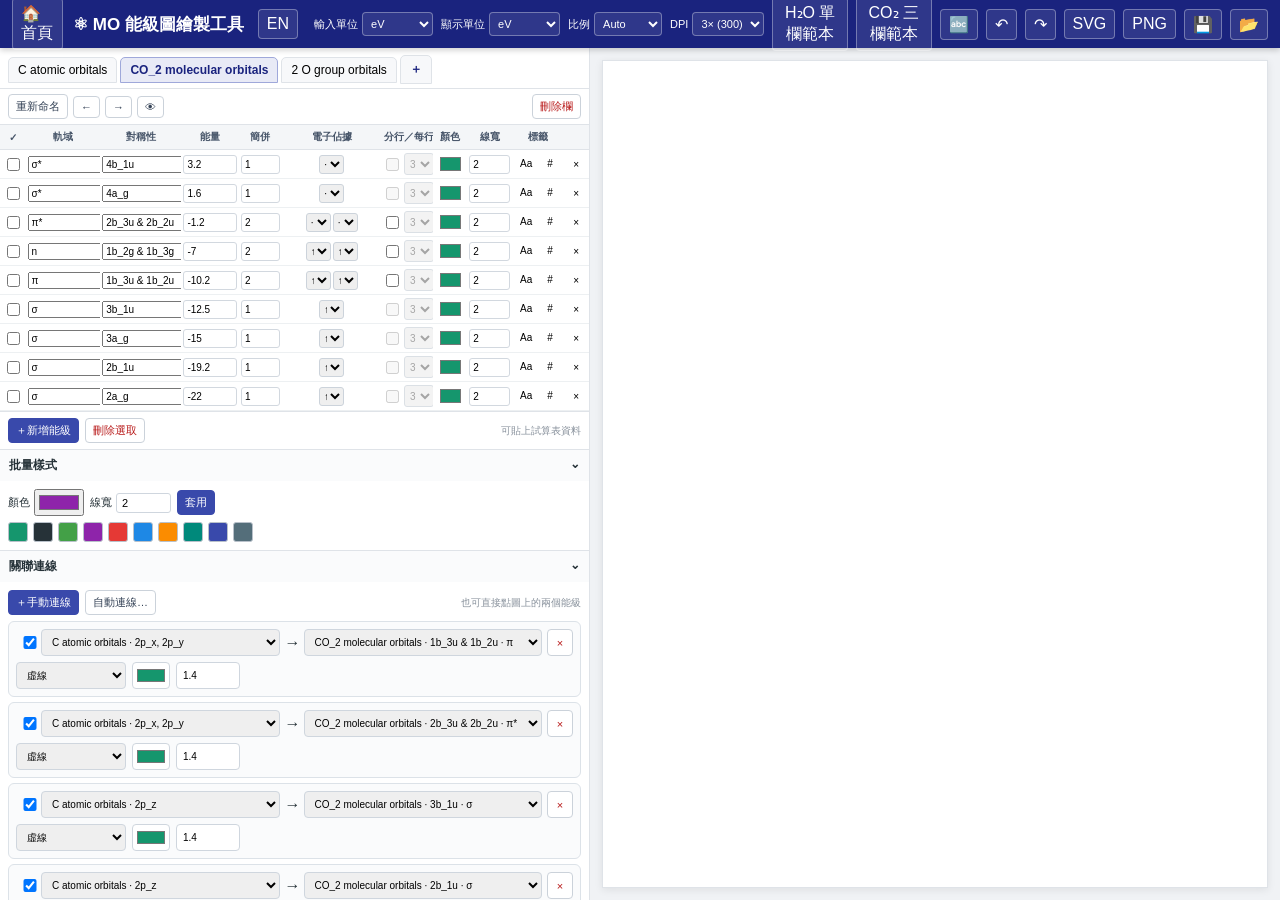
<file: mo-level-plotter.html>
<!DOCTYPE html>
<html lang="zh-Hant">
<head>
<meta charset="UTF-8">
<meta name="viewport" content="width=device-width,initial-scale=1.0">
<title>MO 能級圖繪製工具</title>
<script src="https://d3js.org/d3.v7.min.js"></script>
<style>
:root{--bg:#f0f2f5;--panel:#fff;--header:#1a237e;--accent:#1a237e;--accent2:#3949ab;--border:#dfe3e8;--text:#263238;--muted:#6b7280;--danger:#c62828;--soft:#e8eaf6;--shadow:0 2px 8px #00000014}
*{box-sizing:border-box}html,body{margin:0;height:100%;font-family:"Segoe UI",Arial,sans-serif;color:var(--text);background:var(--bg)}body{display:flex;flex-direction:column;overflow:hidden}
header{height:48px;flex:none;background:var(--header);color:#fff;display:flex;align-items:center;gap:8px;padding:7px 12px;box-shadow:0 2px 6px #0003;z-index:10}header h1{font-size:17px;margin:0 6px 0 2px;white-space:nowrap}.spacer{flex:1}.hgroup{display:flex;align-items:center;gap:4px;font-size:11px;white-space:nowrap}button,select,input{font:inherit}.btn{border:1px solid #ffffff55;color:#fff;background:#ffffff18;border-radius:4px;padding:5px 8px;cursor:pointer}.btn:hover{background:#ffffff30}.btn:disabled{opacity:.45;cursor:not-allowed}header select,header input{border:1px solid #ffffff55;background:#ffffff18;color:#fff;border-radius:4px;padding:4px}header select option{color:#222;background:#fff}
main{display:flex;flex:1;min-height:0}.panel{width:570px;min-width:420px;background:var(--panel);border-right:1px solid var(--border);display:flex;flex-direction:column;min-height:0}.tabs{display:flex;gap:3px;align-items:center;padding:7px 8px 4px;border-bottom:1px solid var(--border);overflow-x:auto}.tab{border:1px solid var(--border);background:#f7f8fa;padding:5px 9px;border-radius:5px 5px 0 0;cursor:pointer;white-space:nowrap;font-size:12px}.tab.active{background:var(--soft);border-color:#9fa8da;color:#1a237e;font-weight:700}.tab.hidden-col{opacity:.5;text-decoration:line-through}.tab-add{font-weight:700;color:#1a237e}.col-actions{display:flex;gap:5px;padding:5px 8px;border-bottom:1px solid var(--border);align-items:center}.pbtn{border:1px solid #cbd2da;background:#fff;color:#334155;border-radius:4px;padding:4px 7px;cursor:pointer;font-size:11px}.pbtn:hover{background:#f1f5f9}.pbtn.primary{background:#3949ab;color:#fff;border-color:#3949ab}.pbtn.danger{color:#b91c1c}.pbtn:disabled{opacity:.4;cursor:not-allowed}.grow{flex:1}.table-wrap{overflow:auto;min-height:155px;max-height:38vh;border-bottom:1px solid var(--border)}table{border-collapse:collapse;width:100%;font-size:11px}th{position:sticky;top:0;background:#f4f6f8;z-index:1;color:#475569;padding:5px 3px;border-bottom:1px solid var(--border);white-space:nowrap}td{padding:3px;border-bottom:1px solid #edf0f2;text-align:center}td input[type=text],td input[type=number]{width:100%;min-width:46px;border:1px solid #d2d8df;border-radius:3px;padding:3px 4px}td .name{min-width:80px}.eye{border:0;background:none;cursor:pointer;padding:1px}.occ{display:flex;gap:2px;justify-content:center;min-width:86px}.occ select{width:27px;border:1px solid #ccd3db;border-radius:3px;padding:2px 0}.color{width:25px;height:22px;border:0;background:none;padding:0}.addbar{display:flex;gap:6px;padding:6px 8px;border-bottom:1px solid var(--border);align-items:center}.hint{font-size:10px;color:#87909b;margin-left:auto}.sections{overflow:auto;flex:1}.section{border-bottom:1px solid var(--border)}.section-title{padding:7px 9px;background:#fafbfc;font-size:12px;font-weight:700;cursor:pointer;display:flex;justify-content:space-between}.section-body{padding:8px}.hidden{display:none!important}.row{display:flex;gap:6px;align-items:center;margin-bottom:6px;font-size:11px}.row label{display:flex;align-items:center;gap:4px}.row input[type=text],.row input[type=number],.row select{border:1px solid #cfd6de;border-radius:3px;padding:3px 5px;min-width:0}.row input[type=text]{flex:1}.grid2{display:grid;grid-template-columns:1fr 1fr;gap:5px 8px}.list{display:flex;flex-direction:column;gap:5px}.item{border:1px solid #dce2e8;border-radius:5px;padding:6px;background:#fafafa}.item-head{display:flex;align-items:center;gap:5px;margin-bottom:5px}.item-grid{display:grid;grid-template-columns:1fr 1fr;gap:5px}.item select,.item input{width:100%;border:1px solid #cfd6de;border-radius:3px;padding:3px;font-size:10px}.empty{color:#94a3b8;font-size:11px;text-align:center;padding:8px}.canvas-area{flex:1;min-width:0;padding:12px;display:flex;align-items:stretch}.canvas-card{background:#fff;box-shadow:var(--shadow);border:1px solid var(--border);width:100%;height:100%;overflow:hidden;position:relative}#chart{width:100%;height:100%;display:block}.toast{position:fixed;left:50%;bottom:24px;transform:translateX(-50%);background:#263238;color:#fff;padding:8px 15px;border-radius:5px;z-index:100;font-size:12px;box-shadow:0 3px 12px #0005}.modal-bg{position:fixed;inset:0;background:#0007;z-index:50;display:flex;align-items:center;justify-content:center}.modal{background:#fff;width:min(600px,92vw);max-height:80vh;overflow:auto;border-radius:8px;box-shadow:0 12px 36px #0006}.modal h3{margin:0;padding:13px 15px;border-bottom:1px solid var(--border);font-size:15px}.modal-content{padding:14px}.preview-list{border:1px solid var(--border);border-radius:5px;max-height:270px;overflow:auto}.preview-line{padding:6px 9px;border-bottom:1px solid #edf0f2;font-size:12px}.modal-actions{display:flex;justify-content:flex-end;gap:7px;padding:11px 14px;border-top:1px solid var(--border)}
.svg-label{cursor:move;user-select:none}.level-hit{cursor:pointer}.conn-hit{cursor:pointer}.electron-draggable{cursor:ew-resize}.selected-svg{filter:drop-shadow(0 0 2px #1e88e5)}
.swatches{display:flex;gap:5px;flex-wrap:wrap}.swatch{width:20px;height:20px;border:1px solid #b9c1ca;border-radius:3px;cursor:pointer}
.item{border-radius:6px;padding:7px;background:#fafbfc}.connection-main{display:grid;grid-template-columns:20px minmax(0,1fr) 14px minmax(0,1fr) 26px;gap:5px;align-items:center}.connection-style{display:grid;grid-template-columns:110px 38px 64px;justify-content:start;gap:6px;align-items:center;margin-top:6px}.annotation-endpoints{display:grid;grid-template-columns:minmax(0,1fr) 14px minmax(0,1fr);gap:5px;align-items:center}.annotation-options{display:grid;grid-template-columns:minmax(110px,1fr) auto 38px 26px;gap:6px;align-items:center;margin-top:6px}.connection-main select,.connection-style select,.connection-style input[type=number],.annotation-endpoints select,.annotation-options input[type=text]{width:100%;height:27px;border:1px solid #cfd6de;border-radius:4px;padding:3px 6px;font-size:10px}.inline-check{display:inline-flex!important;align-items:center;gap:5px;white-space:nowrap;font-size:10px;line-height:1}.inline-check input{width:14px!important;height:14px!important;margin:0;flex:none}.compact-color{width:38px!important;height:27px!important;padding:2px!important;border:1px solid #cfd6de!important;border-radius:4px!important;background:#fff}.icon-delete{width:26px;height:27px;padding:0!important}.toggle-labels{display:flex;gap:2px;justify-content:center;width:48px}.toggle-labels .eye{width:22px;height:22px;line-height:20px;padding:0}.wrap-check{width:15px;height:15px}.pick-active{background:#e65100!important;border-color:#e65100!important;color:#fff!important}
.wrap-control{display:flex;align-items:center;justify-content:center;gap:2px;min-width:48px}.wrap-control select{width:30px;height:22px;padding:1px;border:1px solid #ccd3db;border-radius:3px;font-size:10px}.line-popover{position:fixed;z-index:80;width:250px;background:#fff;border:1px solid #aab4c0;border-radius:7px;box-shadow:0 8px 26px #0004;padding:9px}.line-popover h4{font-size:12px;margin:0 0 7px;color:#1e293b}.line-popover-grid{display:grid;grid-template-columns:1fr 40px 58px;gap:6px}.line-popover select,.line-popover input[type=number]{width:100%;height:28px;border:1px solid #cbd3dc;border-radius:4px;padding:3px;font-size:11px}.line-popover-actions{display:flex;gap:6px;justify-content:flex-end;margin-top:8px}.conn-hit{cursor:pointer;pointer-events:stroke}.wrap-guide{pointer-events:none}
.panel{width:590px}.tabs{flex-wrap:wrap;overflow-x:hidden}.table-wrap{overflow-x:hidden;overflow-y:auto}table{table-layout:fixed;font-size:10px}th,td{padding-left:2px;padding-right:2px;overflow:hidden}td input[type=text],td input[type=number]{min-width:0;padding-left:3px;padding-right:3px}.occ{min-width:0;flex-wrap:wrap}.occ select{width:25px}.orbital-input,.symmetry-input{font-size:10px}.table-wrap th:nth-child(1){width:24px}.table-wrap th:nth-child(2){width:70px}.table-wrap th:nth-child(3){width:76px}.table-wrap th:nth-child(4){width:54px}.table-wrap th:nth-child(5){width:40px}.table-wrap th:nth-child(6){width:94px}.table-wrap th:nth-child(7){width:48px}.table-wrap th:nth-child(8){width:32px}.table-wrap th:nth-child(9){width:42px}.table-wrap th:nth-child(10){width:48px}.table-wrap th:nth-child(11){width:24px}
@media(max-width:900px){body{overflow:auto;overflow-x:hidden}header{height:auto;flex-wrap:wrap}header h1{font-size:14px}.spacer{display:none}main{min-height:1050px;flex-direction:column}.panel{width:100%;min-width:0;min-height:520px}.canvas-area{min-width:0;height:650px;flex:none}.hgroup label{display:none}}
</style>
</head>
<body>
<header>
  <a href="./index.html" class="btn" style="text-decoration:none">🏠 <span data-i18n="home">首頁</span></a>
  <h1 data-i18n="title">⚛ MO 能級圖繪製工具</h1>
  <button class="btn" id="langBtn">EN</button><div class="spacer"></div>
  <div class="hgroup"><label data-i18n="inputUnit">輸入單位</label><select id="inputUnit"></select></div>
  <div class="hgroup"><label data-i18n="displayUnit">顯示單位</label><select id="displayUnit"></select></div>
  <div class="hgroup"><label data-i18n="ratio">比例</label><select id="ratio"><option value="auto">Auto</option><option>16:9</option><option>4:3</option><option>3:2</option><option>1:1</option><option value="custom">Custom</option></select></div>
  <div class="hgroup hidden" id="customSize"><input id="canvasW" type="number" min="500" max="4000" value="1100" style="width:58px"><span>×</span><input id="canvasH" type="number" min="350" max="3000" value="680" style="width:58px"></div>
  <div class="hgroup"><label>DPI</label><select id="dpi"><option value="1">1×</option><option value="2">2×</option><option value="3" selected>3× (300)</option><option value="4">4×</option><option value="6">6×</option></select></div>
  <button class="btn" id="singleTpl" data-i18n="singleTpl">單欄範本</button><button class="btn" id="threeTpl" data-i18n="threeTpl">三欄範本</button>
  <button class="btn" id="addText">🔤</button><button class="btn" id="undoBtn">↶</button><button class="btn" id="redoBtn">↷</button>
  <button class="btn" id="svgBtn">SVG</button><button class="btn" id="pngBtn">PNG</button><button class="btn" id="saveBtn">💾</button><button class="btn" id="loadBtn">📂</button>
</header>
<main>
<aside class="panel">
  <div class="tabs" id="columnTabs"></div>
  <div class="col-actions"><button class="pbtn" id="renameCol" data-i18n="rename">重新命名</button><button class="pbtn" id="leftCol">←</button><button class="pbtn" id="rightCol">→</button><button class="pbtn" id="toggleCol">👁</button><div class="grow"></div><button class="pbtn danger" id="deleteCol" data-i18n="deleteCol">刪除欄</button></div>
  <div class="table-wrap"><table><thead><tr><th>✓</th><th data-i18n="orbital">軌域</th><th data-i18n="symmetry">對稱性</th><th data-i18n="energy">能量</th><th data-i18n="deg">簡併</th><th data-i18n="occupancy">電子佔據</th><th data-i18n="wrap">分行</th><th data-i18n="color">色</th><th data-i18n="width">寬</th><th data-i18n="labels">標籤</th><th></th></tr></thead><tbody id="levelRows"></tbody></table></div>
  <div class="addbar"><button class="pbtn primary" id="addLevel" data-i18n="addLevel">＋新增能級</button><button class="pbtn danger" id="deleteSelected" data-i18n="deleteSelected">刪除選取</button><span class="hint" data-i18n="pasteHint">可貼上試算表資料</span></div>
  <div class="sections">
    <div class="section"><div class="section-title"><span data-i18n="batch">批量樣式</span><span>⌄</span></div><div class="section-body"><div class="row"><label><span data-i18n="color">顏色</span><input type="color" id="batchColor" value="#8e24aa"></label><label><span data-i18n="width">線寬</span><input type="number" id="batchWidth" min="1" max="8" step=".5" value="2" style="width:55px"></label><button class="pbtn primary" id="applyBatch" data-i18n="apply">套用</button></div><div class="swatches" id="recentPalette"></div></div></div>
    <div class="section"><div class="section-title"><span data-i18n="connections">關聯連線</span><span>⌄</span></div><div class="section-body"><div class="row"><button class="pbtn primary" id="addConn" data-i18n="addConn">＋手動連線</button><button class="pbtn" id="autoConn" data-i18n="autoConn">自動連線…</button><span class="hint" data-i18n="directPickHint">也可直接點圖上的兩個能級</span></div><div class="list" id="connList"></div></div></div>
    <div class="section"><div class="section-title"><span data-i18n="annotations">能量差標註</span><span>⌄</span></div><div class="section-body"><button class="pbtn primary" id="addAnn" data-i18n="addAnn">＋新增標註</button><div class="list" id="annList" style="margin-top:6px"></div></div></div>
    <div class="section"><div class="section-title"><span data-i18n="chartOptions">圖表設定</span><span>⌄</span></div><div class="section-body">
      <div class="grid2">
        <label class="row"><input type="checkbox" id="showYAxis"><span data-i18n="showYAxis">顯示 Y 軸</span></label><label class="row"><input type="checkbox" id="showEnergy"><span data-i18n="showEnergy">顯示能量值</span></label>
        <label class="row"><input type="checkbox" id="showGrid"><span data-i18n="showGrid">顯示網格</span></label><label class="row"><input type="checkbox" id="showHeaders" checked><span data-i18n="showHeaders">顯示欄名</span></label>
        <label class="row"><span>Y min</span><input type="number" id="yMin" step=".1" placeholder="Auto" style="width:72px"></label><label class="row"><span>Y max</span><input type="number" id="yMax" step=".1" placeholder="Auto" style="width:72px"></label>
        <label class="row"><span data-i18n="font">字型</span><select id="font"><option>Arial</option><option>Times New Roman</option><option>Helvetica</option><option>Calibri</option><option>Georgia</option><option value="MOLevelCustomFont">Local custom font</option></select></label><label class="row"><span data-i18n="fontSize">字級</span><input type="number" id="fontSize" min="8" max="30" value="13" style="width:58px"></label>
        <button class="pbtn" id="loadFont" data-i18n="loadFont">載入本機字型</button><span class="hint" id="fontName"></span>
        <label class="row"><span data-i18n="background">背景</span><input type="color" id="background" value="#ffffff"></label><label class="row"><span data-i18n="margin">邊距</span><input type="number" id="margin" min="25" max="180" value="70" style="width:58px"></label>
        <label class="row"><span data-i18n="columnGap">欄位水平間距</span><input type="number" id="columnGap" min="100" max="600" value="320" style="width:62px"></label><span class="hint" data-i18n="columnGapHint">調整不同軌域群之間的距離</span>
      </div>
    </div></div>
  </div>
</aside>
<section class="canvas-area"><div class="canvas-card"><svg id="chart"></svg></div></section>
</main>
<input type="file" id="fileInput" accept=".json" hidden>
<input type="file" id="fontFileInput" accept=".ttf,.otf,.woff,.woff2" hidden>
<datalist id="orbitalSuggestions"><option value="s"><option value="p"><option value="d"><option value="f"><option value="σ"><option value="π"><option value="δ"><option value="n"><option value="σ*"><option value="π*"><option value="δ*"><option value="sp"><option value="sp²"><option value="sp³"><option value="SALC"><option value="LGO"></datalist>
<datalist id="symmetrySuggestions"><option value="a_1"><option value="a_2"><option value="b_1"><option value="b_2"><option value="e"><option value="t_1"><option value="t_2"><option value="a_g"><option value="a_u"><option value="a_1g"><option value="a_2g"><option value="e_g"><option value="e_u"><option value="t_1g"><option value="t_2g"><option value="t_1u"><option value="t_2u"><option value="b_1g"><option value="b_2g"><option value="b_3g"><option value="b_1u"><option value="b_2u"><option value="b_3u"><option value="A′"><option value="A″"></datalist>
<div class="modal-bg hidden" id="autoModal"><div class="modal"><h3 data-i18n="autoPreview">自動連線預覽</h3><div class="modal-content"><div class="row"><label data-i18n="sourceCol">來源欄</label><select id="autoSource"></select><label data-i18n="targetCol">目標欄</label><select id="autoTarget"></select><button class="pbtn" id="refreshPreview" data-i18n="preview">預覽</button></div><p class="hint" style="margin:4px 0 8px" data-i18n="autoHint">能級會依能量由低至高配對；未配對的能級保持不連線。</p><div class="preview-list" id="previewList"></div></div><div class="modal-actions"><button class="pbtn" id="cancelAuto" data-i18n="cancel">取消</button><button class="pbtn primary" id="confirmAuto" data-i18n="confirm">建立連線</button></div></div></div>
<div class="line-popover hidden" id="linePopover"><h4 id="linePopoverTitle">連線設定</h4><div class="line-popover-grid"><select id="popLineStyle"><option value="dashed">虛線</option><option value="solid">實線</option><option value="dotted">點線</option></select><input type="color" id="popLineColor" class="compact-color" value="#424242"><input type="number" id="popLineWidth" min="0.5" max="6" step="0.5" value="1.5"></div><div class="line-popover-actions"><button class="pbtn danger hidden" id="popLineDelete" data-i18n="delete">刪除</button><button class="pbtn" id="popLineCancel" data-i18n="cancel">取消</button><button class="pbtn primary" id="popLineSave" data-i18n="apply">套用</button></div></div>
<script>
'use strict';
const UNITS={eV:1,Hartree:27.211386245988,'kJ/mol':1/96.4853321233,'kcal/mol':1/23.0605478306};
const STORAGE_KEY='mo-level-plotter-v1';
const COLORS=['#43a047','#8e24aa','#e53935','#1e88e5','#fb8c00','#00897b','#3949ab','#546e7a'];
const I18N={zh:{home:'首頁',title:'⚛ MO 能級圖繪製工具',inputUnit:'輸入單位',displayUnit:'顯示單位',ratio:'比例',singleTpl:'單欄範本',threeTpl:'三欄範本',rename:'重新命名',deleteCol:'刪除欄',levelName:'能級',energy:'能量',deg:'簡併',occupancy:'電子佔據',color:'顏色',width:'線寬',labels:'標籤',addLevel:'＋新增能級',deleteSelected:'刪除選取',pasteHint:'可貼上試算表資料',batch:'批量樣式',apply:'套用',connections:'關聯連線',addConn:'＋手動連線',autoConn:'自動連線…',annotations:'能量差標註',addAnn:'＋新增標註',chartOptions:'圖表設定',showYAxis:'顯示 Y 軸',showEnergy:'顯示能量值',showGrid:'顯示網格',showHeaders:'顯示欄名',font:'字型',fontSize:'字級',loadFont:'載入本機字型',background:'背景',margin:'邊距',autoPreview:'自動連線預覽',sourceCol:'來源欄',targetCol:'目標欄',preview:'預覽',autoHint:'能級會依能量由低至高配對；未配對的能級保持不連線。',cancel:'取消',confirm:'建立連線',empty:'尚無資料',column:'欄',from:'來源',to:'目標',style:'線型',solid:'實線',dashed:'虛線',dotted:'點線',label:'文字',showValue:'顯示數值',delete:'刪除',visible:'顯示',newColumn:'新欄位名稱',cannotDelete:'至少需保留一欄',templateConfirm:'載入範本會覆蓋目前圖表，是否繼續？',invalidFile:'無法讀取此 MO 能級圖 JSON 檔案。',saved:'已儲存 JSON',loaded:'已載入',exported:'已匯出',pasted:'已貼上 {n} 個能級',selectRows:'請先選取能級',needColumns:'至少需要兩個可見欄位',sameColumn:'來源與目標必須不同',noPairs:'沒有可配對的能級',customText:'自訂文字',renamePrompt:'欄位名稱：'},en:{home:'Home',title:'⚛ MO Energy Level Plotter',inputUnit:'Input unit',displayUnit:'Display unit',ratio:'Ratio',singleTpl:'Single-column',threeTpl:'Three-column',rename:'Rename',deleteCol:'Delete column',levelName:'Level',energy:'Energy',deg:'Deg.',occupancy:'Occupancy',color:'Color',width:'Width',labels:'Labels',addLevel:'+ Add level',deleteSelected:'Delete selected',pasteHint:'Paste spreadsheet data',batch:'Batch style',apply:'Apply',connections:'Correlation lines',addConn:'+ Manual line',autoConn:'Auto-connect…',annotations:'Energy differences',addAnn:'+ Add annotation',chartOptions:'Chart options',showYAxis:'Show Y axis',showEnergy:'Show energies',showGrid:'Show grid',showHeaders:'Show headers',font:'Font',fontSize:'Font size',loadFont:'Load local font',background:'Background',margin:'Margin',autoPreview:'Auto-connect preview',sourceCol:'Source',targetCol:'Target',preview:'Preview',autoHint:'Levels are paired from low to high energy; unmatched levels remain unconnected.',cancel:'Cancel',confirm:'Create lines',empty:'No data',column:'Column',from:'From',to:'To',style:'Style',solid:'Solid',dashed:'Dashed',dotted:'Dotted',label:'Label',showValue:'Show value',delete:'Delete',visible:'Visible',newColumn:'New column name',cannotDelete:'At least one column is required.',templateConfirm:'Loading a template replaces the current diagram. Continue?',invalidFile:'This is not a valid MO level diagram JSON file.',saved:'JSON saved',loaded:'Loaded',exported:'Exported',pasted:'Pasted {n} levels',selectRows:'Select levels first.',needColumns:'At least two visible columns are required.',sameColumn:'Source and target must differ.',noPairs:'No levels can be paired.',customText:'Custom text',renamePrompt:'Column name:'}};
Object.assign(I18N.zh,{singleTpl:'H₂O 單欄範本',threeTpl:'CO₂ 三欄範本',wrap:'分行／每行',orbital:'軌域',symmetry:'對稱性',directPickHint:'也可直接點圖上的兩個能級',pickStart:'請點選第一個能級',pickEnd:'已選取第一個能級，請再點選另一個能級進行連線',pickDone:'已建立連線',columnGap:'欄位水平間距',columnGapHint:'調整不同軌域群之間的距離',lineSettings:'連線設定',newLine:'新增連線',editLine:'編輯連線',autoHint:'優先依對稱性完整配對；無可辨識對稱性時才依能量位置配對。'});Object.assign(I18N.en,{singleTpl:'H₂O single-column',threeTpl:'CO₂ three-column',wrap:'Wrap / row',orbital:'Orbital',symmetry:'Symmetry',directPickHint:'Or click any two levels in the diagram',pickStart:'Select the first level',pickEnd:'First level selected; select another level to create a connection',pickDone:'Connection created',columnGap:'Column horizontal gap',columnGapHint:'Adjust spacing between orbital groups',lineSettings:'Line settings',newLine:'New connection',editLine:'Edit connection',autoHint:'Fully matches symmetry labels first, then falls back to energy position when symmetry is not recognizable.'});
Object.assign(I18N.zh,{dragElectron:'左右拖曳電子；雙擊可置中'});Object.assign(I18N.en,{dragElectron:'Drag electron left or right; double-click to center'});
let uid=1,app,selected=new Set(),undoStack=[],redoStack=[],lastSnapshot=null,previewPairs=[],linkPickStart=null,pendingLine=null;
const $=id=>document.getElementById(id);const t=k=>I18N[app?.lang||'zh'][k]||k;const id=p=>(p||'i')+Date.now().toString(36)+(uid++).toString(36);
const clone=x=>JSON.parse(JSON.stringify(x));const toEv=(v,u)=>Number(v)*(UNITS[u]||1);const fromEv=(v,u)=>Number(v)/(UNITS[u]||1);
function occArray(d,a=[]){return Array.from({length:Math.max(1,Math.min(8,Number(d)||1))},(_,i)=>['empty','up','down','pair'].includes(a[i])?a[i]:'empty')}
function offsetArray(d,a=[]){return Array.from({length:Math.max(1,Math.min(8,Number(d)||1))},(_,i)=>Number(a[i])||0)}
function level(name,energy,deg=1,occ=[],color='#8e24aa'){return{id:id('l'),name,orbital:name,symmetry:'',energy:toEv(energy,'eV'),degeneracy:deg,occupancies:occArray(deg,occ),electronOffsets:offsetArray(deg),wrapDegenerate:false,color,lineWidth:2,showLabel:true,showEnergy:true,labelOffset:{x:0,y:0},energyOffset:{x:0,y:0}}}
function moLevel(orbital,symmetry,energy,deg=1,occ=[],color='#8e24aa'){const l=level(orbital,energy,deg,occ,color);l.orbital=orbital;l.symmetry=symmetry;l.name=levelLabel(l);return l}
function levelLabel(l){return[l.symmetry,l.orbital].map(x=>String(x||'').trim()).filter(Boolean).join(' · ')||String(l.name||'MO')}
function tagged(l,tags){l.correlationTags=tags;return l}function presetLinks(a,b){const out=[],seen=new Set();a.levels.forEach(x=>(x.correlationTags||[]).forEach(tag=>b.levels.filter(y=>(y.correlationTags||[]).includes(tag)).sort((p,q)=>Math.abs(p.energy-x.energy)-Math.abs(q.energy-x.energy)).slice(0,2).forEach(y=>{const key=x.id+'|'+y.id;if(!seen.has(key)){seen.add(key);out.push({id:id('k'),from:x.id,to:y.id,style:'dashed',color:'#15966d',width:1.4,visible:true})}})));return out}
function column(name,color,levels){return{id:id('c'),name,color,visible:true,labelSide:'below',headerOffset:{x:0,y:0},levels}}
function options(){return{showYAxis:false,showEnergy:false,showGrid:false,showHeaders:true,yMin:null,yMax:null,font:'Arial',fontSize:13,fontData:null,fontFileName:'',background:'#ffffff',margin:70,columnGap:320}}
function threeTemplate(){uid=1;const left=column('C atomic orbitals','#263238',[tagged(moLevel('2p_x, 2p_y','',-10.0,2,['up','up'],'#263238'),['b2u','b3u']),tagged(moLevel('2p_z','',-10.2,1,['empty'],'#263238'),['b1u']),tagged(moLevel('2s','',-17.0,1,['pair'],'#263238'),['ag'])]);const center=column('CO_2 molecular orbitals','#15966d',[tagged(moLevel('σ*','4b_1u',3.2,1,[],'#15966d'),['b1u']),tagged(moLevel('σ*','4a_g',1.6,1,[],'#15966d'),['ag']),tagged(moLevel('π*','2b_3u & 2b_2u',-1.2,2,[],'#15966d'),['b3u','b2u']),tagged(moLevel('n','1b_2g & 1b_3g',-7.0,2,['pair','pair'],'#15966d'),['b2g','b3g']),tagged(moLevel('π','1b_3u & 1b_2u',-10.2,2,['pair','pair'],'#15966d'),['b3u','b2u']),tagged(moLevel('σ','3b_1u',-12.5,1,['pair'],'#15966d'),['b1u']),tagged(moLevel('σ','3a_g',-15.0,1,['pair'],'#15966d'),['ag']),tagged(moLevel('σ','2b_1u',-19.2,1,['pair'],'#15966d'),['b1u']),tagged(moLevel('σ','2a_g',-22.0,1,['pair'],'#15966d'),['ag'])]);const right=column('2 O group orbitals','#263238',[tagged(moLevel('2p','b_2g & b_3g',-8.8,2,['pair','pair'],'#263238'),['b2g','b3g']),tagged(moLevel('2p','b_1u',-9.4,1,['pair'],'#263238'),['b1u']),tagged(moLevel('2p','b_2u & b_3u',-9.6,2,['pair','pair'],'#263238'),['b2u','b3u']),tagged(moLevel('2s','b_1u',-18.5,1,['pair'],'#263238'),['b1u']),tagged(moLevel('2s','a_g',-20.5,1,['pair'],'#263238'),['ag'])]);const connections=[...presetLinks(left,center),...presetLinks(right,center)],ensure=(from,to)=>{if(!connections.some(c=>c.from===from.id&&c.to===to.id))connections.push({id:id('k'),from:from.id,to:to.id,style:'dashed',color:'#15966d',width:1.4,visible:true})};ensure(left.levels[1],center.levels[0]);ensure(right.levels[1],center.levels[0]);ensure(left.levels[2],center.levels[1]);ensure(right.levels[4],center.levels[1]);const opt=options();opt.columnGap=330;return{fileType:'mo_level_diagram',version:1,lang:'zh',inputUnit:'eV',displayUnit:'eV',activeColumn:1,columns:[left,center,right],connections,annotations:[],texts:[],recentColors:['#15966d','#263238',...COLORS],canvas:{ratio:'auto',width:1100,height:760,scale:3},chartOptions:opt}}
function singleTemplate(){uid=1;const water=column('H_2O molecular orbitals','#1565c0',[moLevel('σ*','4a_1',2.5,1,[],'#1565c0'),moLevel('σ*','2b_2',1.2,1,[],'#1565c0'),moLevel('n','1b_1',-9.0,1,['pair'],'#1565c0'),moLevel('n','3a_1',-10.5,1,['pair'],'#1565c0'),moLevel('σ','1b_2',-14.0,1,['pair'],'#1565c0'),moLevel('σ','2a_1',-18.0,1,['pair'],'#1565c0'),moLevel('O 1s','1a_1',-32.0,1,['pair'],'#1565c0')]);water.labelSide='left';return{fileType:'mo_level_diagram',version:1,lang:'zh',inputUnit:'eV',displayUnit:'eV',activeColumn:0,columns:[water],connections:[],annotations:[],texts:[],recentColors:['#1565c0',...COLORS],canvas:{ratio:'auto',width:850,height:680,scale:3},chartOptions:options()}}
function normalize(d){if(!d||!Array.isArray(d.columns))throw Error('invalid');d.fileType='mo_level_diagram';d.version=1;d.lang=d.lang==='en'?'en':'zh';d.inputUnit=UNITS[d.inputUnit]?d.inputUnit:'eV';d.displayUnit=UNITS[d.displayUnit]?d.displayUnit:'eV';d.connections=Array.isArray(d.connections)?d.connections:[];d.annotations=Array.isArray(d.annotations)?d.annotations:[];d.texts=Array.isArray(d.texts)?d.texts:[];d.recentColors=Array.isArray(d.recentColors)?d.recentColors:[...COLORS];d.canvas=Object.assign({ratio:'auto',width:1100,height:680,scale:3},d.canvas||{});d.chartOptions=Object.assign(options(),d.chartOptions||{});d.columns.forEach(c=>{c.id=c.id||id('c');c.name=String(c.name||'Column');c.visible=c.visible!==false;c.labelSide=c.labelSide==='left'?'left':'below';c.color=c.color||'#8e24aa';c.headerOffset=c.headerOffset||{x:0,y:0};c.levels=Array.isArray(c.levels)?c.levels:[];c.levels.forEach(l=>{l.id=l.id||id('l');l.name=String(l.name||'MO');l.orbital=String(l.orbital??l.name??'MO');l.symmetry=String(l.symmetry||'');l.energy=Number(l.energy)||0;l.degeneracy=Math.max(1,Math.min(8,Number(l.degeneracy)||1));l.occupancies=occArray(l.degeneracy,l.occupancies);l.electronOffsets=offsetArray(l.degeneracy,l.electronOffsets);l.color=l.color||c.color;l.lineWidth=Number(l.lineWidth)||2;l.showLabel=l.showLabel!==false;l.showEnergy=l.showEnergy!==false;l.labelOffset=l.labelOffset||{x:0,y:0};l.energyOffset=l.energyOffset||{x:0,y:0}})});if(!d.columns.length)d.columns=[column('Molecular orbitals','#8e24aa',[])];const lids=new Set(d.columns.flatMap(c=>c.levels.map(l=>l.id)));d.connections=d.connections.filter(c=>lids.has(c.from)&&lids.has(c.to)&&c.from!==c.to).map(c=>Object.assign({id:id('k'),style:'dashed',color:'#424242',width:1.5,visible:true},c));d.annotations=d.annotations.filter(a=>lids.has(a.from)&&lids.has(a.to)&&a.from!==a.to).map(a=>Object.assign({id:id('a'),label:'\\Delta E',showValue:true,color:'#263238',xOffset:0,labelOffset:{x:0,y:0}},a,{labelOffset:Object.assign({x:0,y:0},a.labelOffset||{})}));d.texts=d.texts.map(x=>Object.assign({id:id('t'),text:'Text',x:100,y:80,fontSize:13,color:'#222'},x));d.activeColumn=Math.max(0,Math.min(d.columns.length-1,Number(d.activeColumn)||0));return d}
function activeCol(){return app.columns[app.activeColumn]}
function safeStore(s){try{localStorage.setItem(STORAGE_KEY,s)}catch(e){console.warn('Unable to persist state',e)}}function snapshot(push=true){const s=JSON.stringify(app);if(push&&lastSnapshot&&lastSnapshot!==s){undoStack.push(lastSnapshot);if(undoStack.length>60)undoStack.shift();redoStack=[]}lastSnapshot=s;safeStore(s);updateUndo()}
function mutate(fn){const before=JSON.stringify(app);fn();if(JSON.stringify(app)!==before){if(lastSnapshot&&lastSnapshot!==JSON.stringify(app))undoStack.push(lastSnapshot);if(undoStack.length>60)undoStack.shift();redoStack=[];lastSnapshot=JSON.stringify(app);safeStore(lastSnapshot)}renderAll()}
function restore(s){app=normalize(JSON.parse(s));lastSnapshot=s;selected.clear();renderAll();safeStore(s)}
function undo(){if(!undoStack.length)return;redoStack.push(JSON.stringify(app));restore(undoStack.pop())}function redo(){if(!redoStack.length)return;undoStack.push(JSON.stringify(app));restore(redoStack.pop())}function updateUndo(){$('undoBtn').disabled=!undoStack.length;$('redoBtn').disabled=!redoStack.length}
function toast(msg,duration=2100){const n=document.createElement('div');n.className='toast';n.textContent=msg;document.body.append(n);setTimeout(()=>n.remove(),duration)}
function richParts(s){s=String(s||'').replace(/\\Delta/g,'Δ').replace(/\\sigma/g,'σ').replace(/\\pi/g,'π').replace(/\\alpha/g,'α').replace(/\\beta/g,'β').replace(/\\star/g,'★');const out=[];let buf='',mode='normal';const flush=()=>{if(buf){out.push({text:buf,mode});buf=''}};for(let i=0;i<s.length;i++){if((s[i]==='_'||s[i]==='^')&&i+1<s.length){flush();mode=s[i]==='_'?'sub':'sup';if(s[i+1]==='{'){let j=s.indexOf('}',i+2);if(j<0)j=s.length;out.push({text:s.slice(i+2,j),mode});i=j}else{out.push({text:s[++i],mode})}mode='normal'}else buf+=s[i]}flush();return out}
function richText(sel,text){sel.text('');richParts(text).forEach(p=>sel.append('tspan').text(p.text).attr('baseline-shift',p.mode==='sub'?'sub':p.mode==='sup'?'super':null).attr('font-size',p.mode==='normal'?'100%':'72%'))}
function endpointOptions(sel,value){sel.innerHTML='';app.columns.forEach(c=>c.levels.forEach(l=>sel.add(new Option(`${c.name} · ${levelLabel(l)}`,l.id))));sel.value=value||sel.options[0]?.value||''}
function findLevel(lid){for(const c of app.columns){const l=c.levels.find(x=>x.id===lid);if(l)return{column:c,level:l}}return null}
function renderTabs(){const box=$('columnTabs');box.innerHTML='';app.columns.forEach((c,i)=>{const b=document.createElement('button');b.className='tab'+(i===app.activeColumn?' active':'')+(c.visible?'':' hidden-col');b.textContent=c.name;b.onclick=()=>{app.activeColumn=i;selected.clear();renderAll(false)};box.append(b)});const add=document.createElement('button');add.className='tab tab-add';add.textContent='＋';add.onclick=()=>{const name=prompt(t('newColumn'),`${t('column')} ${app.columns.length+1}`);if(name!==null)mutate(()=>{app.columns.push(column(name.trim()||`${t('column')} ${app.columns.length+1}`,COLORS[app.columns.length%COLORS.length],[]));app.activeColumn=app.columns.length-1})};box.append(add);$('leftCol').disabled=app.activeColumn===0;$('rightCol').disabled=app.activeColumn===app.columns.length-1;$('deleteCol').disabled=app.columns.length===1;$('toggleCol').textContent=activeCol().visible?'👁':'🚫'}
function renderLevels(){const body=$('levelRows');body.innerHTML='';activeCol().levels.forEach(l=>{const tr=document.createElement('tr'),addCell=node=>{const td=document.createElement('td');td.append(node);tr.append(td)};const check=document.createElement('input');check.type='checkbox';check.checked=selected.has(l.id);check.onchange=()=>{check.checked?selected.add(l.id):selected.delete(l.id)};addCell(check);const orbital=document.createElement('input');orbital.className='orbital-input';orbital.setAttribute('list','orbitalSuggestions');orbital.value=l.orbital||l.name||'';orbital.onchange=()=>mutate(()=>{l.orbital=orbital.value;l.name=levelLabel(l)});addCell(orbital);const symmetry=document.createElement('input');symmetry.className='symmetry-input';symmetry.setAttribute('list','symmetrySuggestions');symmetry.value=l.symmetry||'';symmetry.onchange=()=>mutate(()=>{l.symmetry=symmetry.value;l.name=levelLabel(l)});addCell(symmetry);const en=document.createElement('input');en.type='number';en.step='.1';en.value=fmt(fromEv(l.energy,app.inputUnit),5);en.onchange=()=>mutate(()=>l.energy=toEv(parseFloat(en.value)||0,app.inputUnit));addCell(en);const deg=document.createElement('input');deg.type='number';deg.min=1;deg.max=8;deg.value=l.degeneracy;deg.onchange=()=>mutate(()=>{l.degeneracy=Math.max(1,Math.min(8,parseInt(deg.value)||1));l.occupancies=occArray(l.degeneracy,l.occupancies)});addCell(deg);const ow=document.createElement('div');ow.className='occ';l.occupancies.forEach((o,i)=>{const s=document.createElement('select');[['empty','·'],['up','↑'],['down','↓'],['pair','↑↓']].forEach(x=>s.add(new Option(x[1],x[0])));s.value=o;s.onchange=()=>mutate(()=>l.occupancies[i]=s.value);ow.append(s)});addCell(ow);const wrapCtl=document.createElement('div');wrapCtl.className='wrap-control';const wrap=document.createElement('input');wrap.type='checkbox';wrap.className='wrap-check';wrap.checked=!!l.wrapDegenerate;wrap.disabled=l.degeneracy<2;const per=document.createElement('select');for(let n=2;n<=6;n++)per.add(new Option(n,n));per.value=l.wrapCount||3;per.disabled=!wrap.checked;wrap.onchange=()=>{l.wrapDegenerate=wrap.checked;per.disabled=!wrap.checked;snapshot();renderChart()};per.onchange=()=>{l.wrapCount=Number(per.value);snapshot();renderChart()};wrapCtl.append(wrap,per);addCell(wrapCtl);const col=document.createElement('input');col.type='color';col.className='color';col.value=l.color;col.oninput=()=>{l.color=col.value;renderChart()};col.onchange=()=>{rememberColor(col.value);snapshot();renderRecent()};addCell(col);const lw=document.createElement('input');lw.type='number';lw.min=1;lw.max=8;lw.step=.5;lw.value=l.lineWidth;lw.onchange=()=>mutate(()=>l.lineWidth=Math.max(1,parseFloat(lw.value)||2));addCell(lw);const toggles=document.createElement('div');toggles.className='toggle-labels';const eye=document.createElement('button');eye.className='eye';eye.textContent=l.showLabel?'Aa':'×';eye.title=t('label');eye.onclick=()=>{l.showLabel=!l.showLabel;eye.textContent=l.showLabel?'Aa':'×';snapshot();renderChart()};const eyeE=document.createElement('button');eyeE.className='eye';eyeE.textContent=l.showEnergy?'#':'×';eyeE.title=t('energy');eyeE.onclick=()=>{l.showEnergy=!l.showEnergy;eyeE.textContent=l.showEnergy?'#':'×';snapshot();renderChart()};toggles.append(eye,eyeE);addCell(toggles);const del=document.createElement('button');del.className='eye';del.textContent='×';del.onclick=()=>mutate(()=>{activeCol().levels=activeCol().levels.filter(x=>x.id!==l.id);app.connections=app.connections.filter(x=>x.from!==l.id&&x.to!==l.id);app.annotations=app.annotations.filter(x=>x.from!==l.id&&x.to!==l.id)});addCell(del);body.append(tr)})}
function styleSelect(value,onchange){const s=document.createElement('select');[['dashed',t('dashed')],['solid',t('solid')],['dotted',t('dotted')]].forEach(x=>s.add(new Option(x[1],x[0])));s.value=value;s.onchange=onchange;return s}
function renderConnections(){const box=$('connList');box.innerHTML='';if(!app.connections.length){box.innerHTML=`<div class="empty">${t('empty')}</div>`;return}app.connections.forEach(c=>{const div=document.createElement('div');div.className='item';const main=document.createElement('div');main.className='connection-main';const vis=document.createElement('input');vis.type='checkbox';vis.title=t('visible');vis.checked=c.visible!==false;vis.onchange=()=>{c.visible=vis.checked;snapshot();renderChart()};const from=document.createElement('select');endpointOptions(from,c.from);from.title=t('from');from.onchange=()=>mutate(()=>c.from=from.value);const arrow=document.createElement('span');arrow.textContent='→';const to=document.createElement('select');endpointOptions(to,c.to);to.title=t('to');to.onchange=()=>mutate(()=>c.to=to.value);const del=document.createElement('button');del.className='pbtn danger icon-delete';del.textContent='×';del.title=t('delete');del.onclick=()=>mutate(()=>app.connections=app.connections.filter(x=>x.id!==c.id));main.append(vis,from,arrow,to,del);div.append(main);const styleRow=document.createElement('div');styleRow.className='connection-style';const sty=styleSelect(c.style||'dashed',()=>mutate(()=>c.style=sty.value));sty.title=t('style');const color=document.createElement('input');color.type='color';color.className='compact-color';color.title=t('color');color.value=c.color||'#424242';color.oninput=()=>{c.color=color.value;renderChart()};color.onchange=()=>{rememberColor(color.value);snapshot();renderRecent()};const w=document.createElement('input');w.type='number';w.min=.5;w.max=6;w.step=.5;w.title=t('width');w.value=c.width||1.5;w.onchange=()=>mutate(()=>c.width=parseFloat(w.value)||1.5);styleRow.append(sty,color,w);div.append(styleRow);box.append(div)})}
function renderAnnotations(){const box=$('annList');box.innerHTML='';if(!app.annotations.length){box.innerHTML=`<div class="empty">${t('empty')}</div>`;return}app.annotations.forEach(a=>{const div=document.createElement('div');div.className='item';const endpoints=document.createElement('div');endpoints.className='annotation-endpoints';const f=document.createElement('select');endpointOptions(f,a.from);f.title=t('from');f.onchange=()=>mutate(()=>a.from=f.value);const arrow=document.createElement('span');arrow.textContent='↕';const to=document.createElement('select');endpointOptions(to,a.to);to.title=t('to');to.onchange=()=>mutate(()=>a.to=to.value);endpoints.append(f,arrow,to);div.append(endpoints);const opts=document.createElement('div');opts.className='annotation-options';const label=document.createElement('input');label.type='text';label.value=a.label||'\\Delta E';label.title=t('label');label.onchange=()=>mutate(()=>a.label=label.value);const val=document.createElement('label');val.className='inline-check';const cb=document.createElement('input');cb.type='checkbox';cb.checked=a.showValue!==false;cb.onchange=()=>{a.showValue=cb.checked;snapshot();renderChart()};const valText=document.createElement('span');valText.textContent=t('showValue');val.append(cb,valText);const color=document.createElement('input');color.type='color';color.className='compact-color';color.title=t('color');color.value=a.color||'#263238';color.oninput=()=>{a.color=color.value;renderChart()};color.onchange=()=>{rememberColor(color.value);snapshot();renderRecent()};const del=document.createElement('button');del.className='pbtn danger icon-delete';del.textContent='×';del.title=t('delete');del.onclick=()=>mutate(()=>app.annotations=app.annotations.filter(x=>x.id!==a.id));opts.append(label,val,color,del);div.append(opts);box.append(div)})}
function getDims(){const r=app.canvas.ratio;if(r==='custom')return{w:Math.max(500,app.canvas.width),h:Math.max(350,app.canvas.height)};const host=document.querySelector('.canvas-card').getBoundingClientRect();if(r==='auto')return{w:Math.max(650,Math.round(host.width)),h:Math.max(420,Math.round(host.height))};const [a,b]=r.split(':').map(Number),w=Math.max(650,Math.round(host.width));return{w,h:Math.round(w*b/a)}}
function fmt(v,d=2){return Number(v.toFixed(d)).toString()}
function dragOffset(selection,get,set,base,reset=true){selection.classed('svg-label',true).on('pointerdown',function(ev){if(ev.button!==0)return;ev.preventDefault();ev.stopPropagation();const svg=$('chart'),pt=svg.createSVGPoint();pt.x=ev.clientX;pt.y=ev.clientY;const inv=svg.getScreenCTM().inverse(),start=pt.matrixTransform(inv),orig=clone(get());const move=e=>{pt.x=e.clientX;pt.y=e.clientY;const p=pt.matrixTransform(inv),n={x:orig.x+p.x-start.x,y:orig.y+p.y-start.y};set(n);d3.select(this).attr('transform',`translate(${base.x+n.x},${base.y+n.y})`)};const up=()=>{window.removeEventListener('pointermove',move);window.removeEventListener('pointerup',up);snapshot()};window.addEventListener('pointermove',move);window.addEventListener('pointerup',up)});if(reset)selection.on('dblclick',function(ev){ev.stopPropagation();set({x:0,y:0});snapshot();renderChart()})}
function dragAnnotationArrow(selection,a){selection.classed('svg-label',true).on('pointerdown',function(ev){if(ev.button!==0)return;ev.preventDefault();ev.stopPropagation();const svg=$('chart'),pt=svg.createSVGPoint();pt.x=ev.clientX;pt.y=ev.clientY;const inv=svg.getScreenCTM().inverse(),start=pt.matrixTransform(inv),orig=a.xOffset||0;const move=e=>{pt.x=e.clientX;pt.y=e.clientY;const p=pt.matrixTransform(inv);a.xOffset=orig+p.x-start.x;d3.select(this).attr('transform',`translate(${a.xOffset},0)`)};const up=()=>{window.removeEventListener('pointermove',move);window.removeEventListener('pointerup',up);snapshot();renderChart()};window.addEventListener('pointermove',move);window.addEventListener('pointerup',up)}).on('dblclick',ev=>{ev.stopPropagation();a.xOffset=0;snapshot();renderChart()})}
function orbitalLayout(l,cx,yy,orbLen,gap,perRow){const n=l.degeneracy,wrap=!!l.wrapDegenerate&&n>perRow,rowCount=wrap?Math.ceil(n/perRow):1,orbitals=[],rowYs=[];let used=0,x1=Infinity,x2=-Infinity;for(let r=0;r<rowCount;r++){const count=wrap?Math.min(perRow,n-used):n,width=count*orbLen+(count-1)*gap,stagger=wrap?(r%2?1:-1)*(orbLen+gap)/5:0,start=cx-width/2+stagger,rowY=yy+r*10;rowYs.push(rowY);x1=Math.min(x1,start);x2=Math.max(x2,start+width);for(let i=0;i<count;i++)orbitals.push({index:used+i,x:start+i*(orbLen+gap),y:rowY});used+=count}return{orbitals,x1,x2,y:yy,labelY:rowYs[rowYs.length-1],rowYs,rows:rowCount}}
function updatePickButton(){}
function setPickMode(){linkPickStart=null;closeLinePopover();renderChart()}
function closeLinePopover(){$('linePopover')?.classList.add('hidden');pendingLine=null}
function openLinePopover(from,to,event,connectionId=null){const existing=connectionId?app.connections.find(c=>c.id===connectionId):null;pendingLine={from,to,connectionId};$('linePopoverTitle').textContent=existing?t('editLine'):t('newLine');$('popLineStyle').value=existing?.style||'dashed';$('popLineColor').value=existing?.color||'#424242';$('popLineWidth').value=existing?.width||1.5;$('popLineDelete').classList.toggle('hidden',!existing);const pop=$('linePopover');pop.classList.remove('hidden');const x=Math.min(window.innerWidth-265,Math.max(8,event?.clientX||window.innerWidth/2)),y=Math.min(window.innerHeight-130,Math.max(52,event?.clientY||100));pop.style.left=x+'px';pop.style.top=y+'px'}
function savePendingLine(){if(!pendingLine)return;const data={style:$('popLineStyle').value,color:$('popLineColor').value,width:Math.max(.5,Number($('popLineWidth').value)||1.5)};mutate(()=>{if(pendingLine.connectionId){const c=app.connections.find(x=>x.id===pendingLine.connectionId);if(c)Object.assign(c,data)}else if(!app.connections.some(c=>c.from===pendingLine.from&&c.to===pendingLine.to))app.connections.push({id:id('k'),from:pendingLine.from,to:pendingLine.to,visible:true,...data})});closeLinePopover();toast(t('pickDone'))}
function handleLevelPick(levelId,event){closeLinePopover();if(!linkPickStart){linkPickStart=levelId;renderChart();toast(t('pickEnd'),3000);return}if(linkPickStart===levelId){linkPickStart=null;renderChart();return}const from=linkPickStart;linkPickStart=null;renderChart();openLinePopover(from,levelId,event)}
function renderChart(){const svg=d3.select('#chart');svg.selectAll('*').remove();const {w,h}=getDims();svg.attr('viewBox',`0 0 ${w} ${h}`).attr('preserveAspectRatio','xMidYMid meet').style('font-family',app.chartOptions.font);svg.append('rect').attr('width',w).attr('height',h).attr('fill',app.chartOptions.background);const cols=app.columns.filter(c=>c.visible),m=Math.max(25,Number(app.chartOptions.margin)||70),left=m+(app.chartOptions.showYAxis?45:0),right=m,top=m,bottom=m*.65,iw=w-left-right,ih=h-top-bottom;const all=cols.flatMap(c=>c.levels);if(!all.length||!cols.length){svg.append('text').attr('x',w/2).attr('y',h/2).attr('text-anchor','middle').attr('fill','#94a3b8').text(t('empty'));return}let min=d3.min(all,l=>fromEv(l.energy,app.displayUnit)),max=d3.max(all,l=>fromEv(l.energy,app.displayUnit));if(min===max){min-=1;max+=1}const pad=(max-min)*.1||1;let lo=app.chartOptions.yMin===null||app.chartOptions.yMin===''?min-pad:fromEv(Number(app.chartOptions.yMin),app.displayUnit),hi=app.chartOptions.yMax===null||app.chartOptions.yMax===''?max+pad:fromEv(Number(app.chartOptions.yMax),app.displayUnit);if(lo>=hi){lo=min-pad;hi=max+pad}const y=d3.scaleLinear().domain([lo,hi]).range([top+ih,top]),requestedGap=Math.max(100,Number(app.chartOptions.columnGap)||320),columnGap=cols.length>1?Math.min(requestedGap,iw/(cols.length-1)):0,columnSpan=columnGap*(cols.length-1),columnStart=left+(iw-columnSpan)/2,centers=new Map(cols.map((c,i)=>[c.id,columnStart+i*columnGap])),slot=cols.length>1?columnGap:iw,pos=new Map(),electronRegistry=[];
 if(app.chartOptions.showGrid){svg.append('g').attr('transform',`translate(${left},0)`).attr('class','grid').call(d3.axisLeft(y).tickSize(-iw).tickFormat('')).selectAll('line').attr('stroke','#e7e9ee').attr('stroke-dasharray','3,4');svg.select('.grid .domain').remove()}
 if(app.chartOptions.showYAxis){const ax=svg.append('g').attr('transform',`translate(${left},0)`).call(d3.axisLeft(y));ax.selectAll('text').style('font-size','11px');svg.append('text').attr('transform',`translate(16,${top+ih/2}) rotate(-90)`).attr('text-anchor','middle').style('font-size','12px').text(`Energy (${app.displayUnit})`)}
 cols.forEach(c=>{const cx=centers.get(c.id);if(app.chartOptions.showHeaders){const base={x:cx,y:top-28},g=svg.append('g').attr('transform',`translate(${base.x+c.headerOffset.x},${base.y+c.headerOffset.y})`);const tx=g.append('text').attr('text-anchor','middle').attr('font-size',app.chartOptions.fontSize+2).attr('font-weight',700).attr('fill','#263238');richText(tx,c.name);dragOffset(g,()=>c.headerOffset,n=>c.headerOffset=n,base)}c.levels.forEach(l=>{const yy=y(fromEv(l.energy,app.displayUnit)),orbLen=Math.min(38,Math.max(24,slot*.12)),gap=12,perRow=Math.max(2,Math.min(6,Number(l.wrapCount)||3)),layout=orbitalLayout(l,cx,yy,orbLen,gap,perRow);l.electronOffsets=offsetArray(l.degeneracy,l.electronOffsets);pos.set(l.id,{x1:layout.x1,x2:layout.x2,y:layout.y,cx});if(layout.rows>1){const guideX=layout.x1-7,gg=svg.append('g').attr('class','wrap-guide').attr('stroke',l.color).attr('opacity','.65');gg.append('line').attr('x1',guideX).attr('x2',guideX).attr('y1',layout.rowYs[0]).attr('y2',layout.rowYs[layout.rowYs.length-1]);layout.rowYs.forEach(ry=>gg.append('line').attr('x1',guideX).attr('x2',guideX+4).attr('y1',ry).attr('y2',ry))}layout.orbitals.forEach(o=>{svg.append('line').attr('x1',o.x).attr('x2',o.x+orbLen).attr('y1',o.y).attr('y2',o.y).attr('stroke',l.color).attr('stroke-width',l.lineWidth).attr('class','level-hit'+(linkPickStart===l.id?' selected-svg':''));const occ=l.occupancies[o.index];drawElectrons(svg,o.x,o.x+orbLen,o.y,occ,l.color,l.electronOffsets[o.index],(value,done)=>{l.electronOffsets[o.index]=value;if(done)snapshot()})});svg.append('rect').attr('x',layout.x1-9).attr('y',yy-30).attr('width',layout.x2-layout.x1+18).attr('height',(layout.rows-1)*10+38).attr('fill','transparent').attr('class','level-hit').on('click',ev=>{ev.stopPropagation();handleLevelPick(l.id,ev)});svg.selectAll('.electron-draggable').raise();if(l.showLabel){const atLeft=c.labelSide==='left',base=atLeft?{x:layout.x1-13,y:yy+4}:{x:cx,y:layout.labelY+app.chartOptions.fontSize+12},g=svg.append('g').attr('transform',`translate(${base.x+l.labelOffset.x},${base.y+l.labelOffset.y})`),tx=g.append('text').attr('text-anchor',atLeft?'end':'middle').attr('font-size',app.chartOptions.fontSize).attr('fill','#222');richText(tx,levelLabel(l));dragOffset(g,()=>l.labelOffset,n=>l.labelOffset=n,base)}if(app.chartOptions.showEnergy&&l.showEnergy){const base={x:cx,y:yy-11},g=svg.append('g').attr('transform',`translate(${base.x+l.energyOffset.x},${base.y+l.energyOffset.y})`),tx=g.append('text').attr('text-anchor','middle').attr('font-size',Math.max(9,app.chartOptions.fontSize-2)).attr('fill',l.color);tx.text(`${fmt(fromEv(l.energy,app.displayUnit))} ${app.displayUnit}`);dragOffset(g,()=>l.energyOffset,n=>l.energyOffset=n,base)}})});
 const cg=svg.insert('g',':scope > g, :scope > line, :scope > text');app.connections.filter(c=>c.visible!==false).forEach(c=>{const a=pos.get(c.from),b=pos.get(c.to);if(!a||!b)return;const forward=a.cx<=b.cx,x1=forward?a.x2:a.x1,x2=forward?b.x1:b.x2,dash=c.style==='dotted'?'2,4':c.style==='solid'?null:'7,5',edit=ev=>{ev.preventDefault();ev.stopPropagation();setPickMode(false);openLinePopover(c.from,c.to,ev,c.id)};cg.append('line').attr('x1',x1).attr('y1',a.y).attr('x2',x2).attr('y2',b.y).attr('stroke',c.color||'#424242').attr('stroke-width',c.width||1.5).attr('stroke-dasharray',dash).attr('opacity','.9').on('click',edit);cg.append('line').attr('x1',x1).attr('y1',a.y).attr('x2',x2).attr('y2',b.y).attr('stroke','transparent').attr('stroke-width',Math.max(12,(c.width||1.5)+8)).attr('class','conn-hit').on('click',edit)});
 app.annotations.forEach(a=>{const f=findLevel(a.from),to=findLevel(a.to),p1=pos.get(a.from),p2=pos.get(a.to);if(!f||!to||!p1||!p2)return;const originX=(p1.cx+p2.cx)/2,y1=p1.y,y2=p2.y,topY=Math.min(y1,y2),bottomY=Math.max(y1,y2),g=svg.append('g').attr('transform',`translate(${a.xOffset||0},0)`).attr('stroke',a.color||'#263238').attr('fill',a.color||'#263238');g.append('line').attr('x1',originX).attr('x2',originX).attr('y1',topY+7).attr('y2',bottomY-7).attr('stroke-width',1.4);g.append('path').attr('d',`M${originX},${topY}l-4,7h8z`);g.append('path').attr('d',`M${originX},${bottomY}l-4,-7h8z`);g.append('rect').attr('x',originX-12).attr('y',topY).attr('width',24).attr('height',Math.max(18,bottomY-topY)).attr('fill','transparent').attr('stroke','none');dragAnnotationArrow(g,a);const base={x:originX+(a.xOffset||0)+9,y:(topY+bottomY)/2},lg=svg.append('g').attr('transform',`translate(${base.x+a.labelOffset.x},${base.y+a.labelOffset.y})`),tx=lg.append('text').attr('font-size',app.chartOptions.fontSize).attr('fill',a.color||'#263238').attr('dominant-baseline','middle');let txt=a.label||'\\Delta E';if(a.showValue!==false)txt+=` = ${fmt(Math.abs(fromEv(to.level.energy-f.level.energy,app.displayUnit)))} ${app.displayUnit}`;richText(tx,txt);dragOffset(lg,()=>a.labelOffset,n=>a.labelOffset=n,base)});
 app.texts.forEach(x=>{const g=svg.append('g').attr('transform',`translate(${x.x},${x.y})`),tx=g.append('text').attr('font-size',x.fontSize||app.chartOptions.fontSize).attr('fill',x.color||'#222');richText(tx,x.text);dragOffset(g,()=>({x:x.x,y:x.y}),n=>{x.x=n.x;x.y=n.y},{x:0,y:0},false);g.on('click',ev=>{ev.stopPropagation();const v=prompt(t('label'),x.text);if(v===null)return;if(v==='')mutate(()=>app.texts=app.texts.filter(q=>q.id!==x.id));else mutate(()=>x.text=v)})})}
function drawElectrons(svg,x1,x2,y,occ,color,horizontalShift=0,onChange=()=>{}){if(occ==='empty')return;const mid=(x1+x2)/2,sep=occ==='pair'?4:0,limit=Math.max(0,(x2-x1)/2-(occ==='pair'?7:3)),clamp=v=>Math.max(-limit,Math.min(limit,Number(v)||0));let current=clamp(horizontalShift);onChange(current,false);const g=svg.append('g').attr('class','electron-draggable').attr('transform',`translate(${current},0)`);g.append('title').text(t('dragElectron'));if(occ==='up'||occ==='pair')electronArrow(g,mid-sep,y-2,y-25,color);if(occ==='down'||occ==='pair')electronArrow(g,mid+sep,y-25,y-2,color);g.call(d3.drag().on('start',ev=>ev.sourceEvent?.stopPropagation()).on('drag',ev=>{current=clamp(current+ev.dx);g.attr('transform',`translate(${current},0)`);onChange(current,false)}).on('end',ev=>{ev.sourceEvent?.stopPropagation();onChange(current,true)}));g.on('click',ev=>ev.stopPropagation()).on('dblclick',ev=>{ev.preventDefault();ev.stopPropagation();current=0;g.attr('transform','translate(0,0)');onChange(0,true)})}
function electronArrow(svg,x,y1,y2,color){const up=y2<y1,tip=y2;svg.append('line').attr('x1',x).attr('x2',x).attr('y1',y1).attr('y2',y2).attr('stroke',color).attr('stroke-width',1.5);svg.append('path').attr('d',up?`M${x},${tip}l-3,6h6z`:`M${x},${tip}l-3,-6h6z`).attr('fill',color)}
function rememberColor(color){app.recentColors=[color,...(app.recentColors||[]).filter(c=>c!==color)].slice(0,12)}
function renderRecent(){const box=$('recentPalette');box.innerHTML='';(app.recentColors||COLORS).forEach(color=>{const b=document.createElement('button');b.className='swatch';b.style.background=color;b.title=color;b.onclick=()=>{$('batchColor').value=color};box.append(b)})}
function applyRuntimeFont(){let st=$('runtimeFontStyle');if(!st){st=document.createElement('style');st.id='runtimeFontStyle';document.head.append(st)}st.textContent=app.chartOptions.fontData?`@font-face{font-family:'MOLevelCustomFont';src:url('${app.chartOptions.fontData}')}`:''}
function renderOptions(){const o=app.chartOptions;['showYAxis','showEnergy','showGrid','showHeaders'].forEach(k=>$(k).checked=!!o[k]);$('yMin').value=o.yMin===null||o.yMin===''?'':fmt(fromEv(Number(o.yMin),app.displayUnit),5);$('yMax').value=o.yMax===null||o.yMax===''?'':fmt(fromEv(Number(o.yMax),app.displayUnit),5);$('font').value=o.font;$('fontSize').value=o.fontSize;$('fontName').textContent=o.fontFileName||'';$('background').value=o.background;$('margin').value=o.margin;$('columnGap').value=o.columnGap??320;$('ratio').value=app.canvas.ratio;$('dpi').value=app.canvas.scale;$('canvasW').value=app.canvas.width;$('canvasH').value=app.canvas.height;$('customSize').classList.toggle('hidden',app.canvas.ratio!=='custom');$('inputUnit').value=app.inputUnit;$('displayUnit').value=app.displayUnit;applyRuntimeFont();renderRecent()}
function applyLang(){document.documentElement.lang=app.lang==='zh'?'zh-Hant':'en';document.title=t('title').replace('⚛ ','');document.querySelectorAll('[data-i18n]').forEach(n=>n.textContent=t(n.dataset.i18n));$('langBtn').textContent=app.lang==='zh'?'EN':'中';const lineOpts=$('popLineStyle').options;if(lineOpts.length===3){lineOpts[0].text=t('dashed');lineOpts[1].text=t('solid');lineOpts[2].text=t('dotted')}renderAll(true)}
function renderAll(withOptions=true){renderTabs();renderLevels();renderConnections();renderAnnotations();if(withOptions)renderOptions();renderChart();updatePickButton();updateUndo()}
function addConnection(){const vis=app.columns.filter(c=>c.visible&&c.levels.length);if(vis.length<2){toast(t('needColumns'));return}const a=vis[0].levels[0],b=vis[1].levels[0];mutate(()=>app.connections.push({id:id('k'),from:a.id,to:b.id,style:'dashed',color:'#424242',width:1.5,visible:true}))}
function addAnnotation(){const ls=app.columns.flatMap(c=>c.levels);if(ls.length<2){toast(t('needColumns'));return}mutate(()=>app.annotations.push({id:id('a'),from:ls[0].id,to:ls[1].id,label:'\\Delta E',showValue:true,color:'#263238',xOffset:0,labelOffset:{x:0,y:0}}))}
function populateAutoTargets(){const visible=app.columns.filter(c=>c.visible),source=$('autoSource').value,i=visible.findIndex(c=>c.id===source),targets=[visible[i-1],visible[i+1]].filter(Boolean);$('autoTarget').innerHTML='';targets.forEach(c=>$('autoTarget').add(new Option(c.name,c.id)))}
function openAuto(){const visible=app.columns.filter(c=>c.visible);if(visible.length<2){toast(t('needColumns'));return}$('autoSource').innerHTML='';visible.forEach(c=>$('autoSource').add(new Option(c.name,c.id)));populateAutoTargets();$('autoModal').classList.remove('hidden');makePreview()}
function orbitalTokens(l){const explicit=(l.correlationTags||[]).map(x=>String(x).toLowerCase().replace(/[^a-z0-9]/g,'')),s=[l.symmetry,l.orbital,l.name].filter(Boolean).join(' ').toLowerCase().replace(/\\(sigma|pi|delta)/g,'$1').replace(/[_{\}\s()]/g,''),known=['b1u','b2u','b3u','b1g','b2g','b3g','a1g','a2g','a1u','a2u','ag','au','eg','eu','t1g','t2g','t1u','t2u','sigma','pi','delta'];return [...new Set([...explicit,...known.filter(k=>s.includes(k))])]}
function fallbackPairs(a,b){const aa=[...a].sort((x,y)=>x.energy-y.energy),bb=[...b].sort((x,y)=>x.energy-y.energy),small=aa.length<=bb.length?aa:bb,large=aa.length<=bb.length?bb:aa,flip=aa.length>bb.length,out=[];if(!small.length||!large.length)return out;small.forEach((x,i)=>{const j=small.length===1?Math.round((large.length-1)/2):Math.round(i*(large.length-1)/(small.length-1));out.push(flip?{from:large[j],to:x,reason:'energy'}:{from:x,to:large[j],reason:'energy'})});return out}
function smartAutoPairs(a,b){const result=[],usedA=new Set(),usedB=new Set(),seen=new Set();a.levels.forEach(x=>{const xt=orbitalTokens(x);b.levels.forEach(y=>{const common=xt.find(tag=>orbitalTokens(y).includes(tag));if(!common)return;const key=x.id+'|'+y.id;if(seen.has(key))return;seen.add(key);usedA.add(x.id);usedB.add(y.id);result.push({from:x,to:y,reason:common})})});fallbackPairs(a.levels.filter(x=>!usedA.has(x.id)),b.levels.filter(y=>!usedB.has(y.id))).forEach(p=>{const key=p.from.id+'|'+p.to.id;if(!seen.has(key)){seen.add(key);result.push(p)}});return result}
function makePreview(){const a=app.columns.find(c=>c.id===$('autoSource').value),b=app.columns.find(c=>c.id===$('autoTarget').value),box=$('previewList');box.innerHTML='';previewPairs=[];if(!a||!b||a===b){box.innerHTML=`<div class="empty">${t('sameColumn')}</div>`;return}previewPairs=smartAutoPairs(a,b);if(!previewPairs.length){box.innerHTML=`<div class="empty">${t('noPairs')}</div>`;return}previewPairs.forEach(p=>{const d=document.createElement('div');d.className='preview-line';d.textContent=`${a.name} · ${levelLabel(p.from)}  →  ${b.name} · ${levelLabel(p.to)}  (${p.reason==='energy'?'energy':p.reason})`;box.append(d)})}
function parsePaste(text){const rows=text.trim().split(/\r?\n/),target=activeCol();let n=0;rows.forEach(line=>{const a=line.split(/\t|,/).map(x=>x.trim());if(a.length<2)return;if(['column','欄名'].includes(a[0].toLowerCase()))return;let colName='',name,energy,deg,occ;if(a.length>=5){[colName,name,energy,deg,occ]=a;let c=app.columns.find(x=>x.name===colName);if(!c){c=column(colName||`${t('column')} ${app.columns.length+1}`,COLORS[app.columns.length%COLORS.length],[]);app.columns.push(c)}pushPasted(c,name,energy,deg,occ);n++}else{[name,energy,deg='1',occ='']=a;pushPasted(target,name,energy,deg,occ);n++}});return n}
function pushPasted(c,name,energy,deg,occ){const d=Math.max(1,Math.min(8,parseInt(deg)||1)),aliases={e:'empty',empty:'empty','0':'empty',u:'up',up:'up','↑':'up',d:'down',down:'down','↓':'down',p:'pair',pair:'pair','↑↓':'pair','2':'pair'},arr=String(occ||'').split(/[;|/ ]+/).filter(Boolean).map(x=>aliases[x.toLowerCase()]||'empty');const l=level(name||'MO',toEv(parseFloat(energy)||0,app.inputUnit),d,arr,c.color);l.energy=toEv(parseFloat(energy)||0,app.inputUnit);c.levels.push(l)}
function serializeSvg(node){const c=node.cloneNode(true);c.setAttribute('xmlns','http://www.w3.org/2000/svg');const style=document.createElementNS('http://www.w3.org/2000/svg','style'),face=app.chartOptions.fontData?`@font-face{font-family:'MOLevelCustomFont';src:url('${app.chartOptions.fontData}')}`:'';style.textContent=`${face} text{font-family:${app.chartOptions.font},Arial,sans-serif}.svg-label{cursor:default}`;c.insertBefore(style,c.firstChild);return new XMLSerializer().serializeToString(c)}
function download(data,name,type){const a=document.createElement('a');a.href=URL.createObjectURL(new Blob([data],{type}));a.download=name;a.click();setTimeout(()=>URL.revokeObjectURL(a.href),500)}
function exportSvg(){const s=serializeSvg($('chart'));download(s,'mo-level-diagram.svg','image/svg+xml');toast(`${t('exported')} SVG`)}
function exportPng(){const svg=$('chart'),s=serializeSvg(svg),blob=new Blob([s],{type:'image/svg+xml'}),url=URL.createObjectURL(blob),img=new Image(),vb=svg.viewBox.baseVal,sc=app.canvas.scale||3;img.onload=()=>{const cv=document.createElement('canvas');cv.width=vb.width*sc;cv.height=vb.height*sc;const ctx=cv.getContext('2d');ctx.scale(sc,sc);ctx.drawImage(img,0,0,vb.width,vb.height);URL.revokeObjectURL(url);cv.toBlob(b=>{const a=document.createElement('a');a.href=URL.createObjectURL(b);a.download=`mo-level-diagram@${sc}x.png`;a.click();setTimeout(()=>URL.revokeObjectURL(a.href),500);toast(`${t('exported')} PNG`)},'image/png')};img.onerror=()=>{URL.revokeObjectURL(url);toast('PNG export failed')};img.src=url}
function bind(){document.querySelectorAll('.section-title').forEach(h=>h.onclick=()=>h.nextElementSibling.classList.toggle('hidden'));$('langBtn').onclick=()=>{mutate(()=>app.lang=app.lang==='zh'?'en':'zh');applyLang()};$('renameCol').onclick=()=>{const v=prompt(t('renamePrompt'),activeCol().name);if(v&&v.trim())mutate(()=>activeCol().name=v.trim())};$('leftCol').onclick=()=>mutate(()=>{const i=app.activeColumn,[c]=app.columns.splice(i,1);app.columns.splice(i-1,0,c);app.activeColumn--});$('rightCol').onclick=()=>mutate(()=>{const i=app.activeColumn,[c]=app.columns.splice(i,1);app.columns.splice(i+1,0,c);app.activeColumn++});$('toggleCol').onclick=()=>mutate(()=>activeCol().visible=!activeCol().visible);$('deleteCol').onclick=()=>{if(app.columns.length===1){toast(t('cannotDelete'));return}if(confirm(`${t('deleteCol')}?`))mutate(()=>{const c=activeCol(),ids=new Set(c.levels.map(l=>l.id));app.connections=app.connections.filter(x=>!ids.has(x.from)&&!ids.has(x.to));app.annotations=app.annotations.filter(x=>!ids.has(x.from)&&!ids.has(x.to));app.columns.splice(app.activeColumn,1);app.activeColumn=Math.max(0,app.activeColumn-1)})};$('addLevel').onclick=()=>mutate(()=>activeCol().levels.push(level('MO',0,1,[],activeCol().color)));$('deleteSelected').onclick=()=>{if(!selected.size){toast(t('selectRows'));return}if(confirm(`${t('deleteSelected')}?`))mutate(()=>{activeCol().levels=activeCol().levels.filter(l=>!selected.has(l.id));app.connections=app.connections.filter(x=>!selected.has(x.from)&&!selected.has(x.to));app.annotations=app.annotations.filter(x=>!selected.has(x.from)&&!selected.has(x.to));selected.clear()})};$('applyBatch').onclick=()=>{if(!selected.size){toast(t('selectRows'));return}mutate(()=>{rememberColor($('batchColor').value);activeCol().levels.filter(l=>selected.has(l.id)).forEach(l=>{l.color=$('batchColor').value;l.lineWidth=parseFloat($('batchWidth').value)||2})})};$('addConn').onclick=addConnection;$('addAnn').onclick=addAnnotation;$('autoConn').onclick=openAuto;$('refreshPreview').onclick=makePreview;$('autoSource').onchange=()=>{populateAutoTargets();makePreview()};$('autoTarget').onchange=makePreview;$('cancelAuto').onclick=()=> $('autoModal').classList.add('hidden');$('confirmAuto').onclick=()=>{if(!previewPairs.length)return;mutate(()=>previewPairs.forEach(p=>app.connections.push({id:id('k'),from:p[0].id,to:p[1].id,style:'dashed',color:'#424242',width:1.5,visible:true})));$('autoModal').classList.add('hidden')};$('autoModal').onclick=e=>{if(e.target===$('autoModal'))$('autoModal').classList.add('hidden')};$('singleTpl').onclick=()=>{if(confirm(t('templateConfirm'))){app=singleTemplate();lastSnapshot=JSON.stringify(app);undoStack=[];redoStack=[];snapshot(false);applyLang()}};$('threeTpl').onclick=()=>{if(confirm(t('templateConfirm'))){app=threeTemplate();lastSnapshot=JSON.stringify(app);undoStack=[];redoStack=[];snapshot(false);applyLang()}};$('addText').onclick=()=>mutate(()=>app.texts.push({id:id('t'),text:t('customText'),x:getDims().w/2,y:80,fontSize:app.chartOptions.fontSize,color:'#222'}));$('undoBtn').onclick=undo;$('redoBtn').onclick=redo;$('svgBtn').onclick=exportSvg;$('pngBtn').onclick=exportPng;$('saveBtn').onclick=()=>{download(JSON.stringify(app,null,2),'mo-level-diagram.json','application/json');toast(t('saved'))};$('loadBtn').onclick=()=>$('fileInput').click();$('fileInput').onchange=e=>{const f=e.target.files[0];if(!f)return;const r=new FileReader();r.onload=()=>{try{const raw=JSON.parse(r.result);if(raw.fileType&&raw.fileType!=='mo_level_diagram')throw Error();const d=normalize(raw);mutate(()=>app=d);toast(t('loaded'))}catch{alert(t('invalidFile'))}};r.readAsText(f);e.target.value=''};
 ['showYAxis','showEnergy','showGrid','showHeaders'].forEach(k=>$(k).onchange=()=>mutate(()=>app.chartOptions[k]=$(k).checked));['yMin','yMax'].forEach(k=>$(k).onchange=()=>mutate(()=>app.chartOptions[k]=$(k).value===''?null:toEv(Number($(k).value),app.displayUnit)));$('font').onchange=()=>mutate(()=>app.chartOptions.font=$('font').value);$('fontSize').onchange=()=>mutate(()=>app.chartOptions.fontSize=Math.max(8,Math.min(30,Number($('fontSize').value)||13)));$('loadFont').onclick=()=>$('fontFileInput').click();$('fontFileInput').onchange=e=>{const f=e.target.files[0];if(!f)return;const r=new FileReader();r.onload=()=>mutate(()=>{app.chartOptions.fontData=r.result;app.chartOptions.fontFileName=f.name;app.chartOptions.font='MOLevelCustomFont'});r.readAsDataURL(f);e.target.value=''};$('background').oninput=()=>{app.chartOptions.background=$('background').value;renderChart()};$('background').onchange=()=>snapshot();$('margin').onchange=()=>mutate(()=>app.chartOptions.margin=Number($('margin').value)||70);$('ratio').onchange=()=>mutate(()=>app.canvas.ratio=$('ratio').value);$('dpi').onchange=()=>mutate(()=>app.canvas.scale=Number($('dpi').value));$('canvasW').onchange=()=>mutate(()=>app.canvas.width=Number($('canvasW').value)||1100);$('canvasH').onchange=()=>mutate(()=>app.canvas.height=Number($('canvasH').value)||680);$('inputUnit').onchange=()=>mutate(()=>app.inputUnit=$('inputUnit').value);$('displayUnit').onchange=()=>mutate(()=>app.displayUnit=$('displayUnit').value);document.addEventListener('paste',e=>{const a=document.activeElement;if(a&&['INPUT','SELECT','TEXTAREA'].includes(a.tagName))return;const text=e.clipboardData.getData('text');if(!text||(!text.includes('\t')&&!text.includes('\n')))return;e.preventDefault();mutate(()=>{const n=parsePaste(text);toast(t('pasted').replace('{n}',n))})});document.addEventListener('keydown',e=>{const input=['INPUT','SELECT','TEXTAREA'].includes(document.activeElement?.tagName);if((e.ctrlKey||e.metaKey)&&e.key.toLowerCase()==='z'){e.preventDefault();e.shiftKey?redo():undo()}else if((e.ctrlKey||e.metaKey)&&e.key.toLowerCase()==='y'){e.preventDefault();redo()}else if(e.key==='Delete'&&!input&&selected.size)$('deleteSelected').click();else if(e.key==='Escape')$('autoModal').classList.add('hidden')});let timer;window.addEventListener('resize',()=>{clearTimeout(timer);timer=setTimeout(renderChart,120)})}
function bindEnhancements(){$('columnGap').onchange=()=>mutate(()=>app.chartOptions.columnGap=Math.max(100,Math.min(600,Number($('columnGap').value)||320)));$('confirmAuto').onclick=()=>{if(!previewPairs.length)return;mutate(()=>previewPairs.forEach(p=>{if(!app.connections.some(c=>c.from===p.from.id&&c.to===p.to.id))app.connections.push({id:id('k'),from:p.from.id,to:p.to.id,style:'dashed',color:'#424242',width:1.5,visible:true})}));$('autoModal').classList.add('hidden')};$('popLineSave').onclick=savePendingLine;$('popLineCancel').onclick=closeLinePopover;$('popLineDelete').onclick=()=>{if(!pendingLine?.connectionId)return;const cid=pendingLine.connectionId;if(confirm(`${t('delete')}?`)){mutate(()=>app.connections=app.connections.filter(c=>c.id!==cid));closeLinePopover()}};document.addEventListener('keydown',e=>{if(e.key==='Escape'){linkPickStart=null;closeLinePopover();renderChart()}})}
function init(){Object.keys(UNITS).forEach(u=>{$('inputUnit').add(new Option(u,u));$('displayUnit').add(new Option(u,u))});try{const s=localStorage.getItem(STORAGE_KEY);app=s?normalize(JSON.parse(s)):threeTemplate()}catch{app=threeTemplate()}lastSnapshot=JSON.stringify(app);bind();bindEnhancements();applyLang();snapshot(false)}init();
</script>
</body>
</html>
</file>
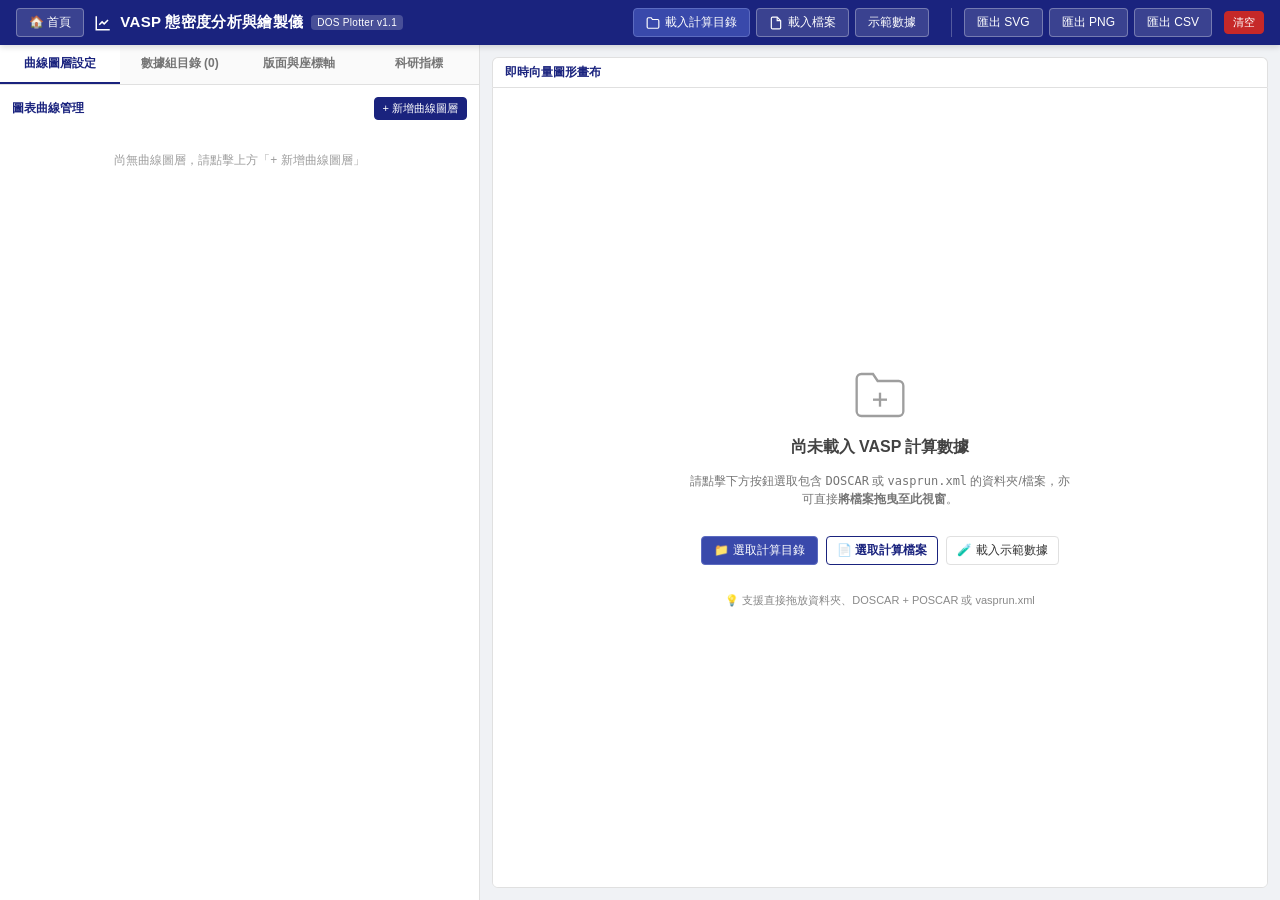
<file: vasp-dos-plotter.html>
<!DOCTYPE html>
<html lang="zh-Hant">
<head>
<meta charset="UTF-8">
<meta name="viewport" content="width=device-width, initial-scale=1.0">
<title>VASP 態密度分析與繪製儀 (VASP DOS Plotter)</title>
<script src="https://d3js.org/d3.v7.min.js"></script>
<style>
/* ====== CSS Variables (延續 energy-profile-plotter 規範) ====== */
:root {
  --bg: #f0f2f5;
  --panel: #ffffff;
  --header-bg: #1a237e;
  --header-text: #ffffff;
  --border: #e0e0e0;
  --accent: #1a237e;
  --accent-light: #e8eaf6;
  --accent-hover: #283593;
  --text: #333333;
  --text-light: #757575;
  --danger: #c62828;
  --success: #2e7d32;
  --warning: #ef6c00;
  --radius: 6px;
  --shadow: 0 2px 8px rgba(0,0,0,0.08);
}
*, *::before, *::after { box-sizing: border-box; margin: 0; padding: 0; }
body {
  font-family: 'Segoe UI', -apple-system, BlinkMacSystemFont, 'Roboto', sans-serif;
  background: var(--bg); color: var(--text);
  height: 100vh; overflow: hidden;
  display: flex; flex-direction: column;
}

/* ====== Header ====== */
header {
  background: var(--header-bg); color: var(--header-text);
  padding: 8px 16px; display: flex; align-items: center; gap: 10px;
  flex-wrap: nowrap; flex-shrink: 0; z-index: 10;
  box-shadow: 0 2px 6px rgba(0,0,0,0.15);
  overflow-x: auto;
}
header h1 { font-size: 15px; font-weight: 600; letter-spacing: 0.3px; white-space: nowrap; display: flex; align-items: center; gap: 8px; }
header h1 span.badge { font-size: 10px; font-weight: normal; background: rgba(255,255,255,0.2); padding: 2px 6px; border-radius: 4px; }
header .spacer { flex: 1; }

.header-group { display: flex; align-items: center; gap: 6px; }
.header-group label { font-size: 12px; opacity: 0.9; white-space: nowrap; }

/* ====== Buttons ====== */
.btn {
  padding: 5px 12px; border-radius: 4px; cursor: pointer; font-size: 12px;
  border: 1px solid rgba(255,255,255,0.3); background: rgba(255,255,255,0.14);
  color: white; transition: all 0.15s; white-space: nowrap; display: inline-flex;
  align-items: center; gap: 5px; font-weight: 500;
}
.btn:hover { background: rgba(255,255,255,0.28); border-color: rgba(255,255,255,0.5); }
.btn:active { transform: translateY(1px); }
.btn-primary { background: #3949ab; border-color: #5c6bc0; }
.btn-primary:hover { background: #303f9f; }
.btn-panel {
  padding: 5px 10px; border-radius: 4px; cursor: pointer; font-size: 12px;
  border: 1px solid var(--border); background: white; color: var(--text); transition: all 0.15s;
}
.btn-panel:hover { background: #f5f5f5; border-color: #bdbdbd; }
.btn-accent { background: var(--accent); color: white; border-color: var(--accent); }
.btn-accent:hover { background: var(--accent-hover); }
.btn-danger { background: var(--danger); color: white; border-color: var(--danger); }
.btn-danger:hover { opacity: 0.9; }
.btn-sm { padding: 3px 8px; font-size: 11px; }

/* ====== Main Layout ====== */
#main { display: grid; grid-template-columns: 480px 1fr; flex: 1; overflow: hidden; }

/* ====== Left Panel ====== */
#left-panel {
  background: var(--panel); border-right: 1px solid var(--border);
  display: flex; flex-direction: column; overflow: hidden;
}

/* Sidebar Navigation Tabs */
.sidebar-tabs {
  display: flex; border-bottom: 1px solid var(--border); background: #fafafa;
  flex-shrink: 0;
}
.sidebar-tab {
  flex: 1; text-align: center; padding: 10px 6px; font-size: 12px; font-weight: 600;
  cursor: pointer; color: var(--text-light); border-bottom: 2px solid transparent;
  transition: all 0.15s; user-select: none;
}
.sidebar-tab:hover { color: var(--accent); background: #f0f0f0; }
.sidebar-tab.active {
  color: var(--accent); border-bottom-color: var(--accent); background: white;
}

.tab-content {
  flex: 1; overflow-y: auto; overflow-x: hidden; padding: 12px;
  display: flex; flex-direction: column; gap: 12px;
}
.tab-content.hidden { display: none; }
.tab-content::-webkit-scrollbar { width: 6px; }
.tab-content::-webkit-scrollbar-thumb { background: #ccc; border-radius: 3px; }

/* Cards & Sections */
.card {
  background: white; border: 1px solid var(--border); border-radius: var(--radius);
  padding: 12px; box-shadow: 0 1px 3px rgba(0,0,0,0.03);
}
.card-header {
  display: flex; align-items: center; justify-content: space-between;
  margin-bottom: 8px; padding-bottom: 6px; border-bottom: 1px solid #f0f0f0;
}
.card-title { font-size: 12px; font-weight: 600; color: var(--accent); display: flex; align-items: center; gap: 6px; }

/* Dataset Card Item */
.dataset-item {
  border: 1px solid var(--border); border-radius: 4px; padding: 8px 10px;
  margin-bottom: 8px; background: #fafafa; transition: border-color 0.15s;
}
.dataset-item:hover { border-color: #b0bec5; }
.dataset-header { display: flex; align-items: center; justify-content: space-between; gap: 6px; }
.dataset-title-input {
  font-size: 12px; font-weight: 600; border: 1px solid transparent; padding: 2px 4px;
  border-radius: 3px; background: transparent; flex: 1;
}
.dataset-title-input:focus { border-color: var(--accent); background: white; outline: none; }
.dataset-meta {
  font-size: 11px; color: var(--text-light); margin-top: 4px; display: flex; flex-wrap: wrap; gap: 8px;
}
.meta-chip {
  background: #e8eaf6; color: #283593; padding: 1px 6px; border-radius: 3px; font-size: 10px; font-weight: 500;
}

/* Curve Layer Card */
.curve-card {
  border: 1px solid var(--border); border-radius: 5px; padding: 10px;
  margin-bottom: 10px; background: #ffffff; border-left: 4px solid #1a237e;
  box-shadow: 0 1px 3px rgba(0,0,0,0.04);
}
.curve-header { display: flex; align-items: center; gap: 8px; margin-bottom: 8px; }
.curve-color-box {
  width: 18px; height: 18px; border-radius: 3px; border: 1px solid #ccc; cursor: pointer; flex-shrink: 0;
}
.curve-name-input {
  flex: 1; font-size: 12px; font-weight: 600; border: 1px solid transparent; padding: 2px 5px;
  border-radius: 3px;
}
.curve-name-input:focus { border-color: var(--accent); outline: none; background: #fdfdfd; }

.control-row {
  display: grid; grid-template-columns: 85px 1fr; align-items: center; gap: 8px;
  margin-bottom: 6px; font-size: 11px;
}
.control-row label { color: var(--text-light); font-weight: 500; }
.control-row select, .control-row input[type="text"], .control-row input[type="number"] {
  width: 100%; padding: 4px 6px; border: 1px solid var(--border); border-radius: 3px;
  font-size: 11px;
}
.control-row select:focus, .control-row input:focus { border-color: var(--accent); outline: none; }

/* Preset Chips */
.chip-group { display: flex; flex-wrap: wrap; gap: 4px; }
.chip-btn {
  font-size: 10px; padding: 2px 7px; border-radius: 10px; border: 1px solid var(--border);
  background: #f5f5f5; cursor: pointer; transition: all 0.12s; user-select: none;
}
.chip-btn:hover { background: #e0e0e0; }
.chip-btn.active { background: var(--accent); color: white; border-color: var(--accent); }

/* Disclaimer Banner */
.disclaimer-banner {
  background: #fff8e1; border: 1px solid #ffe082; color: #795548;
  padding: 8px 10px; border-radius: 4px; font-size: 11px; line-height: 1.45;
  margin-top: 4px;
}

/* ====== Right Panel ====== */
#right-panel {
  display: flex; flex-direction: column; background: var(--bg);
  padding: 12px; overflow: hidden; position: relative;
}
#chart-toolbar {
  display: flex; align-items: center; justify-content: space-between;
  background: white; padding: 6px 12px; border-radius: var(--radius) var(--radius) 0 0;
  border: 1px solid var(--border); border-bottom: none; font-size: 12px;
}
#chart-wrapper {
  flex: 1; background: white; border: 1px solid var(--border);
  border-radius: 0 0 var(--radius) var(--radius); overflow: hidden;
  position: relative; display: flex; align-items: stretch; justify-content: stretch;
}
#chart-svg { width: 100%; height: 100%; user-select: none; display: block; }

/* Tooltip */
#chart-tooltip {
  position: absolute; display: none; pointer-events: none;
  background: rgba(33, 33, 33, 0.92); color: white; padding: 6px 10px;
  border-radius: 4px; font-size: 11px; line-height: 1.4; z-index: 100;
  box-shadow: 0 2px 8px rgba(0,0,0,0.25); white-space: nowrap;
}

/* Empty State */
#empty-state {
  position: absolute; inset: 0; display: flex; flex-direction: column;
  align-items: center; justify-content: center; gap: 14px; color: var(--text-light);
  background: white; z-index: 5;
}
#empty-state svg { width: 56px; height: 56px; stroke: #9e9e9e; fill: none; }
#empty-state h3 { font-size: 16px; font-weight: 600; color: #424242; }
#empty-state p { font-size: 12px; max-width: 380px; text-align: center; line-height: 1.5; }

/* ====== SVG Styling & Dragging Handles (嚴格參考 energy-profile-plotter) ====== */
.axis path, .axis line { stroke: #000000; }
.axis text { fill: #000000; font-size: 11px; user-select: none; }
.grid line { stroke: #e0e0e0; stroke-dasharray: 2,3; stroke-width: 0.8px; }
.grid path { stroke: none; fill: none; }
.fermi-line { stroke: #d32f2f; stroke-width: 1.2px; stroke-dasharray: 4,3; }
.fermi-text { fill: #d32f2f; font-size: 11px; font-weight: 600; }
.zero-line { stroke: #9e9e9e; stroke-width: 0.8px; stroke-dasharray: 2,2; }
.chart-title { font-size: 14px; font-weight: 600; fill: #1a237e; text-anchor: middle; cursor: move; user-select: none; }
.chart-title:hover { fill: #283593; }
.axis-title { font-weight: 600; fill: #212121; text-anchor: middle; cursor: move; user-select: none; }
.axis-title:hover { fill: #1a237e; }
.chart-legend { cursor: move; user-select: none; }
.legend-box { rx: 4px; ry: 4px; }
.legend-item { cursor: pointer; }
.legend-item:hover text { fill: #1a237e; font-weight: 600; }
.legend-text { cursor: pointer; user-select: none; }
.legend-resize-handle { cursor: se-resize; opacity: 0.65; transition: opacity 0.15s; }
.plot-box-frame { pointer-events: none; }
.metric-gap-shade { pointer-events: none; }
.metric-gap-text { font-weight: 600; fill: #1565c0; user-select: none; }
.metric-gap-text-group { cursor: move; user-select: none; }
.metric-gap-text-group:hover text { fill: #0d47a1 !important; font-weight: 700; }
.metric-dband-line { pointer-events: none; }
.metric-dband-text { font-weight: 700; user-select: none; }
.draggable-text-group, .metric-gap-text-group, .metric-dband-text-group {
  cursor: move; user-select: none;
}
.draggable-text-group:hover text,
.metric-gap-text-group:hover text,
.metric-dband-text-group:hover text {
  filter: drop-shadow(0 2px 4px rgba(0,0,0,0.3));
}
.subplot-metric-badge { cursor: move; user-select: none; }
.subplot-metric-badge:hover > rect.badge-bg {
  stroke: #1a237e !important; stroke-width: 1.2px !important;
  filter: drop-shadow(0 2px 6px rgba(0,0,0,0.14));
}
.badge-resize-handle, .diff-resize-handle, .legend-resize-handle {
  cursor: se-resize; opacity: 0; transition: opacity 0.18s ease; pointer-events: all;
}
.subplot-metric-badge:hover .badge-resize-handle,
.metric-diff-badge:hover .diff-resize-handle,
.chart-legend:hover .legend-resize-handle {
  opacity: 0.85;
}
.badge-resize-handle:hover, .diff-resize-handle:hover, .legend-resize-handle:hover {
  opacity: 1 !important;
}
.badge-line { cursor: pointer; }
.badge-line:hover { fill: #1a237e !important; font-weight: 700 !important; }
.metric-diff-badge { cursor: move; user-select: none; }
.metric-diff-badge:hover > rect.diff-bg {
  stroke: #1565c0 !important; stroke-width: 1.4px !important;
  filter: drop-shadow(0 2px 6px rgba(0,0,0,0.18));
}
.diff-line-title:hover, .diff-line-val:hover { fill: #0d47a1 !important; }

/* 邊距拖曳邊界 (Plot Edge Hit Areas - 仿照 energy-profile-plotter 靈敏度) */
.plot-edge-hit {
  transition: opacity 0.15s ease;
}
.plot-edge-hit:hover {
  stroke: #2563eb;
  stroke-width: 2px;
  stroke-dasharray: 4,4;
  fill: rgba(37, 99, 235, 0.08);
}
.corner-handle {
  fill: #ffffff;
  stroke: #2563eb;
  stroke-width: 1.5px;
  rx: 2px;
  ry: 2px;
  transition: transform 0.1s;
}
/* ====== Toast Notification ====== */
#toast {
  position: fixed; bottom: 24px; right: 24px;
  background: rgba(26, 35, 126, 0.95); color: #ffffff;
  padding: 10px 18px; border-radius: 6px; font-size: 13px; font-weight: 500;
  box-shadow: 0 4px 16px rgba(0,0,0,0.3);
  z-index: 10000; pointer-events: none;
  opacity: 0; transform: translateY(12px);
  transition: all 0.25s ease-out;
  display: flex; align-items: center; gap: 8px;
}
#toast.show {
  opacity: 1; transform: translateY(0);
}

/* ====== Drag and Drop Overlay ====== */
#drag-drop-overlay {
  position: fixed; top: 0; left: 0; right: 0; bottom: 0;
  background: rgba(26, 35, 126, 0.88); color: white;
  display: none; flex-direction: column; align-items: center; justify-content: center;
  z-index: 9999; pointer-events: none;
  backdrop-filter: blur(5px);
}
#drag-drop-overlay svg { width: 68px; height: 68px; margin-bottom: 14px; stroke: #90caf9; }
#drag-drop-overlay h2 { font-size: 22px; font-weight: 600; letter-spacing: 0.5px; }
#drag-drop-overlay p { font-size: 14px; opacity: 0.9; margin-top: 8px; }

/* Hidden file inputs */
#input-folder, #input-files { display: none; }
</style>
</head>
<body>

<!-- ====== Header Bar ====== -->
<header>
  <a href="./index.html" class="btn" style="text-decoration: none;" title="返回工具箱首頁">
    🏠 首頁
  </a>
  <h1>
    <svg width="18" height="18" viewBox="0 0 24 24" fill="none" stroke="currentColor" stroke-width="2">
      <path d="M3 3v18h18"/>
      <path d="M18.7 8l-5.1 5.2-2.8-2.7L7 14.3"/>
    </svg>
    VASP 態密度分析與繪製儀
    <span class="badge">DOS Plotter v1.1</span>
  </h1>

  <div class="spacer"></div>

  <div class="header-group">
    <!-- 選擇目錄與檔案按鈕 -->
    <button class="btn btn-primary" id="btn-load-folder" title="選取包含 DOSCAR 或 vasprun.xml 的計算目錄">
      <svg width="14" height="14" viewBox="0 0 24 24" fill="none" stroke="currentColor" stroke-width="2">
        <path d="M22 19a2 2 0 0 1-2 2H4a2 2 0 0 1-2-2V5a2 2 0 0 1 2-2h5l2 3h9a2 2 0 0 1 2 2z"/>
      </svg>
      載入計算目錄
    </button>
    <button class="btn" id="btn-load-files" title="直接選取 DOSCAR、POSCAR 或 vasprun.xml 檔案">
      <svg width="14" height="14" viewBox="0 0 24 24" fill="none" stroke="currentColor" stroke-width="2">
        <path d="M14 2H6a2 2 0 0 0-2 2v16a2 2 0 0 0 2 2h12a2 2 0 0 0 2-2V8z"/>
        <polyline points="14 2 14 8 20 8"/>
      </svg>
      載入檔案
    </button>
    <button class="btn" id="btn-load-demo" title="載入 Fe2O3 雙自旋示範體系快速預覽效果">
      示範數據
    </button>
  </div>

  <div class="header-group" style="margin-left: 12px; border-left: 1px solid rgba(255,255,255,0.25); padding-left: 12px;">
    <!-- 匯出按鈕群 -->
    <button class="btn" id="btn-export-svg" title="匯出高畫質向量圖 (可用 Illustrator 編輯)">
      匯出 SVG
    </button>
    <button class="btn" id="btn-export-png" title="匯出 300 DPI 高解析度圖片">
      匯出 PNG
    </button>
    <button class="btn" id="btn-export-csv" title="匯出平移校正後之 DOS 數據表格 (Origin 適用)">
      匯出 CSV
    </button>
    <button class="btn btn-danger btn-sm" id="btn-clear-all" title="清空所有數據與圖表" style="margin-left: 6px;">
      清空
    </button>
  </div>
</header>

<!-- ====== Main Content ====== -->
<div id="main">

  <!-- Left Sidebar Panel -->
  <div id="left-panel">
    <!-- Navigation Tabs -->
    <div class="sidebar-tabs">
      <div class="sidebar-tab active" data-tab="tab-curves">曲線圖層設定</div>
      <div class="sidebar-tab" data-tab="tab-datasets">數據組目錄 (<span id="dataset-count-badge">0</span>)</div>
      <div class="sidebar-tab" data-tab="tab-layout">版面與座標軸</div>
      <div class="sidebar-tab" data-tab="tab-science">科研指標</div>
    </div>

    <!-- TAB 1: 曲線圖層管理 (預設) -->
    <div class="tab-content" id="tab-curves">
      <div style="display: flex; justify-content: space-between; align-items: center;">
        <span style="font-size: 12px; font-weight: 600; color: var(--accent);">圖表曲線管理</span>
        <button class="btn-panel btn-accent btn-sm" id="btn-add-curve">+ 新增曲線圖層</button>
      </div>

      <div id="curves-list-container">
        <!-- 動態渲染曲線卡片 -->
      </div>
    </div>

    <!-- TAB 2: 數據組目錄列表 -->
    <div class="tab-content hidden" id="tab-datasets">
      <div style="display: flex; justify-content: space-between; align-items: center; gap: 6px;">
        <span style="font-size: 12px; font-weight: 600; color: var(--accent);">已載入之 VASP 計算</span>
        <div style="display: flex; gap: 4px;">
          <button class="btn-panel btn-sm" id="btn-add-another-folder" title="載入計算資料夾">+ 載入目錄</button>
          <button class="btn-panel btn-sm" id="btn-add-another-files" title="選取 DOSCAR / vasprun.xml 檔案">+ 載入檔案</button>
        </div>
      </div>
      <div id="datasets-list-container">
        <!-- 動態渲染數據組卡片 -->
      </div>
    </div>

    <!-- TAB 3: 版面與座標軸設定 -->
    <div class="tab-content hidden" id="tab-layout">
      <!-- 排版方向與子圖 -->
      <div class="card">
        <div class="card-header"><span class="card-title">佈局模式與方向</span></div>
        <div class="control-row">
          <label>繪圖方向</label>
          <select id="opt-orientation">
            <option value="horizontal">橫向 (E 為 X 軸, DOS 為 Y 軸) - 推薦</option>
            <option value="vertical">縱向 (E 為 Y 軸, DOS 為 X 軸) - 能帶對齊</option>
          </select>
        </div>
        <div class="control-row">
          <label>多數據組排列</label>
          <select id="opt-subplot-layout">
            <option value="horizontal">左右並排 (1 × N)</option>
            <option value="vertical">上下直排 (N × 1)</option>
            <option value="overlap">單圖疊加對比 (Overlap)</option>
          </select>
        </div>
        <div class="control-row">
          <label>共用相鄰軸</label>
          <div style="display: flex; gap: 10px; font-size: 11px;">
            <label style="cursor: pointer;"><input type="checkbox" id="opt-share-energy" checked> 共用能量軸</label>
            <label style="cursor: pointer;"><input type="checkbox" id="opt-share-dos" checked> 共用態密度比例</label>
          </div>
        </div>
      </div>

      <!-- 能量軸自訂範圍 -->
      <div class="card">
        <div class="card-header"><span class="card-title">能量軸 (Energy Axis) 範圍控制</span></div>
        <div class="control-row">
          <label>能量零點基準</label>
          <select id="opt-energy-ref">
            <option value="fermi">對齊費米能級 (E - Ef = 0 eV)</option>
            <option value="absolute">絕對能量 (原始 VASP 輸出)</option>
          </select>
        </div>
        <div class="control-row">
          <label>能量範圍模式</label>
          <div style="display: flex; gap: 10px; font-size: 11px;">
            <label><input type="radio" name="erange-mode" value="auto" checked> 自動適配</label>
            <label><input type="radio" name="erange-mode" value="custom"> 手動自訂</label>
          </div>
        </div>
        <div id="custom-erange-box" style="display: none; background: #fafafa; padding: 8px; border-radius: 4px; border: 1px solid #eee;">
          <div class="control-row">
            <label>能量下限 Emin</label>
            <input type="number" id="input-emin" value="-6.0" step="0.5">
          </div>
          <div class="control-row">
            <label>能量上限 Emax</label>
            <input type="number" id="input-emax" value="6.0" step="0.5">
          </div>
          <div class="control-row">
            <label>刻度間距 (eV)</label>
            <input type="number" id="input-estep" value="2.0" step="0.5" placeholder="自動">
          </div>
        </div>
      </div>

      <!-- 態密度軸自訂刻度範圍 (支援使用者自訂上下限) -->
      <div class="card">
        <div class="card-header"><span class="card-title">態密度軸 (DOS Axis) 刻度範圍</span></div>
        <div class="control-row">
          <label>自旋向下展示</label>
          <select id="opt-spin-down-mode">
            <option value="negative">負向對稱軸 (Spin Down < 0) - 文獻標準</option>
            <option value="positive">正向同向 (Spin Down > 0)</option>
          </select>
        </div>
        <div class="control-row">
          <label>DOS 範圍模式</label>
          <div style="display: flex; gap: 10px; font-size: 11px;">
            <label><input type="radio" name="dosrange-mode" value="auto" checked> 自動適配</label>
            <label><input type="radio" name="dosrange-mode" value="custom"> 手動自訂上下限</label>
          </div>
        </div>
        <div id="custom-dosrange-box" style="display: none; background: #fafafa; padding: 8px; border-radius: 4px; border: 1px solid #eee;">
          <div class="control-row">
            <label>DOS 下限</label>
            <input type="number" id="input-dosmin" value="0.0" step="1.0">
          </div>
          <div class="control-row">
            <label>DOS 上限</label>
            <input type="number" id="input-dosmax" value="12.0" step="1.0">
          </div>
          <div class="control-row">
            <label>刻度間距</label>
            <input type="number" id="input-dosstep" step="1.0" placeholder="自動">
          </div>
          <div style="font-size:10px; color:#757575; line-height:1.4; margin-top:4px;">
            💡 提示：若自旋向下展示為負向對稱軸，下限通常可設定為負數（例如 -12 到 12）。
          </div>
        </div>
      </div>

      <!-- 字型、黑框與出版排版 (使用者需求 3) -->
      <div class="card">
        <div class="card-header">
          <span class="card-title">字型、黑框與邊界微調</span>
          <button class="btn-panel btn-sm" id="btn-reset-margins" title="將圖表邊距恢復為預設值">重設邊距</button>
        </div>
        <div class="control-row">
          <label>全圖字體</label>
          <select id="opt-font-family">
            <option value="Arial, sans-serif">Arial (自然科學論文主流推薦)</option>
            <option value="'Times New Roman', Times, serif">Times New Roman (經典襯線期刊)</option>
            <option value="'Helvetica Neue', Helvetica, Arial, sans-serif">Helvetica</option>
            <option value="'Segoe UI', -apple-system, sans-serif" selected>Segoe UI</option>
            <option value="'Calibri', sans-serif">Calibri</option>
            <option value="'Georgia', serif">Georgia</option>
          </select>
        </div>
        <div class="control-row">
          <label>封閉黑框</label>
          <div style="display: flex; align-items: center; gap: 6px;">
            <input type="checkbox" id="opt-show-boxframe" checked>
            <span style="font-size:11px;">顯示四方科研封閉黑邊</span>
          </div>
        </div>
        <div class="control-row">
          <label>框線粗細</label>
          <input type="number" id="opt-frame-linewidth" value="1.2" min="0.5" max="3.5" step="0.1">
        </div>
        <div class="control-row">
          <label>子圖標題大小</label>
          <input type="number" id="opt-title-fontsize" value="14" min="10" max="28">
        </div>
        <div class="control-row">
          <label>軸標題大小</label>
          <input type="number" id="opt-axis-title-fontsize" value="13" min="10" max="24">
        </div>
        <div class="control-row">
          <label>刻度字級</label>
          <input type="number" id="opt-tick-fontsize" value="11" min="8" max="20">
        </div>
        <div class="control-row">
          <label>圖例字級</label>
          <input type="number" id="opt-legend-fontsize" value="11" min="8" max="20">
        </div>
        <div class="control-row">
          <label>顯示格線</label>
          <input type="checkbox" id="opt-show-grid" checked>
        </div>
        <div class="control-row">
          <label>顯示圖例</label>
          <input type="checkbox" id="opt-show-legend" checked>
        </div>
        <div class="control-row">
          <label>圖例邊框</label>
          <input type="checkbox" id="opt-legend-border" checked>
        </div>
        <div class="control-row">
          <label>圖例邊框顏色</label>
          <input type="color" id="opt-legend-border-color" value="#cfd8dc" style="padding:0; height:24px; width:45px;">
        </div>
        <div class="control-row">
          <label>圖例邊框粗細</label>
          <input type="number" id="opt-legend-border-width" value="1.0" min="0.5" max="5.0" step="0.5">
        </div>
        <div class="control-row">
          <label>圖例背景透明度</label>
          <div style="display: flex; align-items: center; gap: 6px; flex: 1;">
            <input type="range" id="opt-legend-bg-opacity" min="0.0" max="1.0" step="0.05" value="0.95" style="flex: 1;">
            <span id="label-legend-bg-opacity" style="font-size: 11px; width: 32px; text-align: right;">0.95</span>
          </div>
        </div>
        <div style="font-size:10px; color:#5c6bc0; line-height:1.45; margin-top:6px; background:#e8eaf6; padding:6px; border-radius:4px;">
          🖱️ <strong>微調操作指引：</strong><br>
          • <strong>調整圖表座標軸邊界</strong>：直接用滑鼠拖曳右側畫布中的<strong>四週藍色感應邊界或四角錨點</strong>！<br>
          • <strong>調整圖例大小與名稱</strong>：拖曳圖例右下角<strong>控制點</strong>調整尺寸（雙擊控制點還原自動大小）；<strong>雙擊圖例項目</strong>可直接重新命名！<br>
          • <strong>自訂位置</strong>：直接按住滑鼠<strong>拖曳圖例或軸標題</strong>至任意位置。
        </div>
      </div>
    </div>

    <!-- TAB 4: 科研指標與高斯平滑 -->
    <div class="tab-content hidden" id="tab-science">
      <!-- 高斯展寬平滑 -->
      <div class="card">
        <div class="card-header"><span class="card-title">高斯展寬 (Gaussian Smearing)</span></div>
        <div class="control-row">
          <label>平滑度 σ (eV)</label>
          <div style="display: flex; align-items: center; gap: 8px;">
            <input type="range" id="slider-smearing" min="0" max="0.2" step="0.01" value="0.0" style="flex: 1;">
            <span id="label-smearing" style="font-size: 11px; font-weight: 600; width: 45px;">0.00 eV</span>
          </div>
        </div>
        <!-- 免責聲明 -->
        <div class="disclaimer-banner">
          <strong>⚠️ 數值平滑說明：</strong><br>
          此功能係透過高斯核卷積進行數值平滑（人工展寬），能使粗網格或抖動曲線平整美觀，但<strong>非 DFT 原始輸出數據</strong>。若需精確積分或真實峰形，建議於 VASP 計算時調整 INCAR 之 <code>NEDOS</code> 或 <code>SIGMA</code>。
        </div>
      </div>

      <!-- 科研指標勾選 -->
      <div class="card">
        <div class="card-header"><span class="card-title">進階物理特徵自動計算</span></div>
        <div style="display: flex; flex-direction: column; gap: 8px; font-size: 11px;">
          <label style="cursor: pointer; display: flex; align-items: center; gap: 6px;">
            <input type="checkbox" id="opt-mark-fermi" checked>
            標註費米能級虛線 (Ef = 0)
          </label>
          <label style="cursor: pointer; display: flex; align-items: center; gap: 6px;">
            <input type="checkbox" id="opt-calc-bandgap">
            自動估算並顯示能隙 (Band Gap)
          </label>
          <label style="cursor: pointer; display: flex; align-items: center; gap: 6px;">
            <input type="checkbox" id="opt-calc-dband">
            計算 d 帶中心 (d-band center)
          </label>
        </div>

        <div id="dband-target-box" style="display: none; margin-top: 10px; background: #fafafa; padding: 8px; border-radius: 4px; border: 1px solid #eee;">
          <div class="control-row">
            <label>計算目標</label>
            <select id="select-dband-curve"></select>
          </div>
          <div class="control-row">
            <label>自旋計算模式</label>
            <select id="select-dband-spin-mode">
              <option value="total" selected>全自旋加總 (↑+↓，頂刊推薦)</option>
              <option value="up">僅自旋向上 (↑)</option>
              <option value="split">拆分顯示 (↑ 與 ↓)</option>
            </select>
          </div>
          <div class="control-row">
            <label>積分能量上限</label>
            <input type="number" id="input-dband-emax" value="0.0" step="0.1" title="通常取 Ef (0.0 eV) 或指定上限">
          </div>
          <div id="dband-result-text" style="font-size: 11px; font-weight: 600; color: #1a237e; margin-top: 4px;">
            ε_d = -- eV
          </div>
        </div>
      </div>

      <!-- 視覺化圖面呈現開關 -->
      <div class="card">
        <div class="card-header"><span class="card-title">圖面呈現方式勾選</span></div>
        <div style="display: flex; flex-direction: column; gap: 8px; font-size: 11px;">
          <label style="cursor: pointer; display: flex; align-items: center; gap: 6px;">
            <input type="checkbox" id="opt-show-metric-badge" checked>
            <strong>方案 A：子圖資訊浮水印小卡 (Info Inset)</strong>
          </label>
          <div style="font-size: 10px; color: #757575; margin-left: 20px;">
            在各子圖角落顯示半透明標籤，註明各數據集的 Eg 與 ε_d。
          </div>
          <label style="cursor: pointer; display: flex; align-items: center; gap: 6px; margin-top: 4px;">
            <input type="checkbox" id="opt-show-metric-canvas" checked>
            <strong>方案 B：畫布實體物理標註 (Canvas Annotations)</strong>
          </label>
          <div style="font-size: 10px; color: #757575; margin-left: 20px;">
            在畫布上直接繪製能隙陰影區間帶與 d 帶中心垂直彩色虛線。
          </div>
          <label style="cursor: pointer; display: flex; align-items: center; gap: 6px; margin-top: 4px;">
            <input type="checkbox" id="opt-show-metric-diff" checked>
            <strong>方案 C：多組數據差值對比卡 (Differential Summary)</strong>
          </label>
          <div style="font-size: 10px; color: #757575; margin-left: 20px;">
            載入 2 組以上數據時，自動計算並展示改質位移量 (Δε_d 與 ΔEg)。
          </div>
        </div>
      </div>
    </div>
  </div>

  <!-- Right Chart Panel -->
  <div id="right-panel">
    <div id="chart-toolbar">
      <div style="display: flex; align-items: center; gap: 8px;">
        <span style="font-weight: 600; color: var(--accent);">即時向量圖形畫布</span>
        <span id="canvas-info" style="font-size: 11px; color: var(--text-light);"></span>
      </div>
      <div style="display: flex; align-items: center; gap: 10px;">
        <span id="stat-info" style="font-size: 11px; color: #455a64; font-weight: 500;"></span>
      </div>
    </div>

    <div id="chart-wrapper">
      <svg id="chart-svg"></svg>
      <div id="chart-tooltip"></div>

      <!-- 初始空狀態 -->
      <div id="empty-state">
        <svg viewBox="0 0 24 24">
          <path d="M22 19a2 2 0 0 1-2 2H4a2 2 0 0 1-2-2V5a2 2 0 0 1 2-2h5l2 3h9a2 2 0 0 1 2 2z"/>
          <line x1="12" y1="11" x2="12" y2="17"/>
          <line x1="9" y1="14" x2="15" y2="14"/>
        </svg>
        <h3>尚未載入 VASP 計算數據</h3>
        <p>請點擊下方按鈕選取包含 <code>DOSCAR</code> 或 <code>vasprun.xml</code> 的資料夾/檔案，亦可直接<strong>將檔案拖曳至此視窗</strong>。</p>
        <div style="display: flex; gap: 8px; margin-top: 14px; flex-wrap: wrap; justify-content: center;">
          <button class="btn btn-primary" id="btn-empty-load-folder">📁 選取計算目錄</button>
          <button class="btn btn-panel" id="btn-empty-load-files" style="border: 1px solid var(--accent); color: var(--accent); font-weight: 600;">📄 選取計算檔案</button>
          <button class="btn btn-panel" id="btn-empty-load-demo">🧪 載入示範數據</button>
        </div>
        <div style="margin-top: 14px; font-size: 11px; color: var(--text-light); opacity: 0.85;">
          💡 支援直接拖放資料夾、DOSCAR + POSCAR 或 vasprun.xml
        </div>
      </div>
    </div>
  </div>
</div>

<!-- 全螢幕拖放提示遮罩 -->
<div id="drag-drop-overlay">
  <svg viewBox="0 0 24 24" fill="none" stroke="currentColor" stroke-width="2">
    <path d="M21 15v4a2 2 0 0 1-2 2H5a2 2 0 0 1-2-2v-4"/>
    <polyline points="17 8 12 3 7 8"/>
    <line x1="12" y1="3" x2="12" y2="15"/>
  </svg>
  <h2>放開滑鼠以載入 VASP 計算數據</h2>
  <p>支援資料夾目錄、DOSCAR、POSCAR、CONTCAR 及 vasprun.xml</p>
</div>

<!-- 浮動提示 Toast -->
<div id="toast"></div>

<!-- 隱藏原生檔案上傳 input (同步直接觸發，零阻擋) -->
<input type="file" id="input-folder" webkitdirectory directory multiple>
<input type="file" id="input-files" multiple accept=".xml,.txt,*,.*">

<script>
/**
 * VASP DOS Plotter 應用程式核心架構
 */

// ====== 全域狀態 (State Store) ======
const State = {
  datasets: [], // Array of { id, name, folderName, ef, ispin, lorbit, elements, atoms, energyGrid, tdos, pdos }
  curves: [],   // Array of { id, datasetId, name, selectionType ('total'|'element'|'atoms'), selectedElement, selectedAtoms, orbital, color, lineWidth, lineStyle, fill, fillOpacity, spinDownInverted }
  settings: {
    orientation: 'horizontal', // 'horizontal' (E on X) or 'vertical' (E on Y)
    subplotLayout: 'horizontal', // 'horizontal' (1xN), 'vertical' (Nx1), 'overlap'
    shareEnergy: true,
    shareDos: true,
    energyRef: 'fermi', // 'fermi' (E - Ef) or 'absolute'
    energyRangeMode: 'auto', // 'auto' or 'custom'
    emin: -6.0,
    emax: 6.0,
    estep: null,
    spinDownMode: 'negative', // 'negative' or 'positive'
    dosRangeMode: 'auto', // 'auto' or 'custom'
    dosmin: 0.0,
    dosmax: 12.0,
    dosstep: null,
    showGrid: true,
    showLegend: true,
    legendBorder: true,
    legendBorderColor: '#cfd8dc',
    legendBorderWidth: 1.0,
    legendBgOpacity: 0.95,
    legendTitles: {},
    legendCustomWidth: null,
    legendCustomHeight: null,
    showBoxFrame: true, // 四方黑框
    frameLineWidth: 1.2,
    fontFamily: 'Segoe UI, -apple-system, sans-serif',
    titleFontSize: 14,
    axisTitleFontSize: 13,
    tickFontSize: 11,
    legendFontSize: 11,
    plotMargins: { top: 45, right: 35, bottom: 55, left: 70 }, // 邊距 (可滑鼠拖曳)
    legendPos: null, // { x, y } 可滑鼠拖曳
    xTitleOffset: { dx: 0, dy: 0 },
    yTitleOffset: { dx: 0, dy: 0 },
    smearing: 0.0, // Gaussian smearing sigma in eV
    markFermi: true,
    calcBandGap: false,
    calcDband: false,
    dbandCurveId: 'auto',
    dbandEmax: 0.0,
    dbandSpinMode: 'total', // 'total' (↑+↓), 'up' (↑), 'split' (↑ & ↓)
    showMetricBadge: true,
    showMetricCanvas: true,
    showMetricDiff: true,
    fermiTextOffset: {}, // subplotId -> { dx, dy }
    gapTextOffset: {}, // subplotId -> { dx, dy }
    dbandTextOffset: {}, // `${subplotId}_${curveId}` -> { dx, dy }
    badgePositions: {}, // subplotId -> { x, y }
    badgeSizes: {}, // subplotId -> { width, height }
    customBadgeLines: {}, // subplotId -> array of custom strings
    diffBadgePos: null, // { x, y } 可拖曳
    diffBadgeSize: null, // { width, height } 可縮放
    customDiffTitle: null,
    customDiffText: null
  }
};

// 經典科研色票
const PALETTE = [
  '#1f77b4', '#d62728', '#2ca02c', '#ff7f0e', '#9467bd',
  '#8c564b', '#e377c2', '#7f7f7f', '#bcbd22', '#17becf',
  '#003f5c', '#58508d', '#bc5090', '#ff6361', '#ffa600'
];

// ====== VASP 檔案解析器 (Parser) ======
const VaspParser = {
  parsePoscar(text) {
    if (!text || typeof text !== 'string') return null;
    const rawLines = text.split(/\r?\n/);
    const lines = [];
    for (let i = 0; i < rawLines.length; i++) {
      const trimmed = rawLines[i].trim();
      if (trimmed.length > 0) lines.push(trimmed);
    }
    if (lines.length < 7) throw new Error("POSCAR 格式無效，內容行數過短。");
    
    // Line 5 (6th line)
    let elemTokens = lines[5].split(/\s+/).map(t => t.replace(/[#!].*$/, '').trim()).filter(t => t.length > 0);
    let countTokens = lines[6].split(/\s+/).map(t => t.replace(/[#!].*$/, '').trim()).filter(t => t.length > 0).map(Number);

    // VASP 4 format check (if line 5 has counts instead of element symbols)
    if (elemTokens.every(t => !isNaN(parseFloat(t)))) {
      countTokens = elemTokens.map(Number);
      elemTokens = countTokens.map((_, i) => `El${i+1}`);
    } else {
      countTokens = countTokens.filter(x => typeof x === 'number' && !isNaN(x) && x > 0);
      elemTokens = elemTokens.slice(0, countTokens.length);
    }

    const elements = [];
    const atoms = [];
    let atomIdx = 1;
    for (let i = 0; i < elemTokens.length; i++) {
      const sym = elemTokens[i] || `El${i+1}`;
      const count = countTokens[i] || 1;
      elements.push({ symbol: sym, count: count, startIndex: atomIdx, endIndex: atomIdx + count - 1 });
      for (let c = 0; c < count; c++) {
        atoms.push({ index: atomIdx, element: sym });
        atomIdx++;
      }
    }

    return { elements, atoms, totalAtoms: atoms.length };
  },

  parseDoscar(text) {
    if (!text || typeof text !== 'string') throw new Error("DOSCAR 內容為空。");
    const rawLines = text.split(/\r?\n/);
    const lines = [];
    for (let i = 0; i < rawLines.length; i++) {
      const trimmed = rawLines[i].trim();
      if (trimmed.length > 0) lines.push(trimmed);
    }
    if (lines.length < 7) throw new Error("DOSCAR 內容不足或格式不完整。");

    const line1Tokens = lines[0].split(/\s+/).map(Number);
    const nions = line1Tokens[0] || 1;

    const line6Tokens = lines[5].split(/\s+/);
    const emax = parseFloat(line6Tokens[0]);
    const emin = parseFloat(line6Tokens[1]);
    const nedos = parseInt(line6Tokens[2], 10);
    const efermi = parseFloat(line6Tokens[3]);

    if (isNaN(nedos) || nedos <= 0) {
      throw new Error(`無法解析 DOSCAR 的 NEDOS 網格點數 (讀取值: ${line6Tokens[2]})`);
    }

    let lineIdx = 6;
    const tdosLines = [];
    for (let i = 0; i < nedos && lineIdx < lines.length; i++) {
      const row = lines[lineIdx++].split(/\s+/).map(Number);
      tdosLines.push(row);
    }

    if (tdosLines.length === 0) throw new Error("無法讀取 DOSCAR 中的 TDOS 網格數據。");

    const tdosColCount = tdosLines[0].length;
    const ispin = (tdosColCount >= 5) ? 2 : 1;

    const energyGrid = [];
    const tdosUp = [];
    const tdosDown = [];
    for (let i = 0; i < tdosLines.length; i++) {
      const row = tdosLines[i];
      energyGrid.push(row[0]);
      if (ispin === 1) {
        tdosUp.push(row[1] || 0);
        tdosDown.push(0);
      } else {
        tdosUp.push(row[1] || 0);
        tdosDown.push(row[2] || 0);
      }
    }

    const pdos = {};
    let currentAtom = 1;
    let lorbit = 10;

    while (lineIdx < lines.length && currentAtom <= nions) {
      const headerLine = lines[lineIdx++];
      if (!headerLine) continue;

      const ionRows = [];
      for (let i = 0; i < nedos && lineIdx < lines.length; i++) {
        const row = lines[lineIdx++].split(/\s+/).map(Number);
        ionRows.push(row);
      }

      if (ionRows.length > 0) {
        const colCount = ionRows[0].length;
        if (ispin === 1) {
          lorbit = (colCount > 4) ? 11 : 10;
        } else {
          lorbit = (colCount > 7) ? 11 : 10;
        }
        pdos[currentAtom] = { rows: ionRows, colCount };
      }
      currentAtom++;
    }

    return {
      nions, emax, emin, nedos, efermi, ispin, lorbit,
      energyGrid, tdos: { up: tdosUp, down: tdosDown },
      pdos, hasPdos: Object.keys(pdos).length > 0
    };
  },

  parseVasprunXml(xmlText) {
    if (!xmlText || typeof xmlText !== 'string') throw new Error("vasprun.xml 內容為空。");
    const parser = new DOMParser();
    const doc = parser.parseFromString(xmlText, 'application/xml');
    if (doc.querySelector('parsererror')) {
      throw new Error("無法解析 vasprun.xml，XML 格式損壞或不完整。");
    }

    // 1. ISPIN
    let ispin = 1;
    const ispinEl = doc.querySelector('i[name="ISPIN"]') || doc.querySelector('separator[name="electronic"] i[name="ISPIN"]');
    if (ispinEl && parseInt(ispinEl.textContent.trim(), 10) === 2) {
      ispin = 2;
    }

    // 2. E-Fermi
    let efermi = 0.0;
    const efEl = doc.querySelector('dos > i[name="efermi"]') || doc.querySelector('i[name="efermi"]');
    if (efEl) {
      efermi = parseFloat(efEl.textContent.trim());
    }

    // 3. Elements and Atoms from <array name="atomtypes">
    const atomTypeElements = [];
    const atomTypeRows = doc.querySelectorAll('array[name="atomtypes"] set rc');
    atomTypeRows.forEach(rc => {
      const c = rc.querySelectorAll('c');
      if (c.length >= 2) {
        const count = parseInt(c[0].textContent.trim(), 10);
        const sym = c[1].textContent.trim();
        atomTypeElements.push({ symbol: sym, count });
      }
    });

    const elements = [];
    const atoms = [];
    let atomIdx = 1;
    atomTypeElements.forEach(item => {
      elements.push({ symbol: item.symbol, count: item.count, startIndex: atomIdx, endIndex: atomIdx + item.count - 1 });
      for (let k = 0; k < item.count; k++) {
        atoms.push({ index: atomIdx, element: item.symbol });
        atomIdx++;
      }
    });

    // 4. Total DOS
    const totalSet = doc.querySelector('dos > total > array > set');
    const energyGrid = [];
    const tdosUp = [];
    const tdosDown = [];

    if (totalSet) {
      const spinSets = totalSet.querySelectorAll(':scope > set');
      if (spinSets.length > 0) {
        const spin1Rows = spinSets[0].querySelectorAll('r');
        spin1Rows.forEach(r => {
          const vals = r.textContent.trim().split(/\s+/).map(Number);
          energyGrid.push(vals[0]);
          tdosUp.push(vals[1] || 0);
          tdosDown.push(0);
        });

        if (spinSets.length > 1 && ispin === 2) {
          const spin2Rows = spinSets[1].querySelectorAll('r');
          spin2Rows.forEach((r, idx) => {
            const vals = r.textContent.trim().split(/\s+/).map(Number);
            if (idx < tdosDown.length) {
              tdosDown[idx] = vals[1] || 0;
            }
          });
        }
      }
    }

    // 5. Partial DOS
    const pdos = {};
    let lorbit = 10;
    const partialSet = doc.querySelector('dos > partial > array > set');
    if (partialSet) {
      const ionSets = partialSet.querySelectorAll(':scope > set');
      ionSets.forEach((ionSet, i) => {
        const ionIdx = i + 1;
        const spinSets = ionSet.querySelectorAll(':scope > set');
        if (spinSets.length === 1) { // ISPIN = 1
          const rEls = spinSets[0].querySelectorAll('r');
          const ionRows = [];
          rEls.forEach(r => {
            const vals = r.textContent.trim().split(/\s+/).map(Number);
            ionRows.push(vals);
          });
          if (ionRows.length > 0) {
            lorbit = (ionRows[0].length > 4) ? 11 : 10;
            pdos[ionIdx] = { rows: ionRows, colCount: ionRows[0].length };
          }
        } else if (spinSets.length >= 2) { // ISPIN = 2
          const spin1Rows = spinSets[0].querySelectorAll('r');
          const spin2Rows = spinSets[1].querySelectorAll('r');
          const ionRows = [];
          for (let rowIdx = 0; rowIdx < spin1Rows.length; rowIdx++) {
            const v1 = spin1Rows[rowIdx].textContent.trim().split(/\s+/).map(Number);
            const v2 = (rowIdx < spin2Rows.length) ? spin2Rows[rowIdx].textContent.trim().split(/\s+/).map(Number) : [];
            const combinedRow = [v1[0]];
            for (let c = 1; c < v1.length; c++) {
              combinedRow.push(v1[c] || 0);
              combinedRow.push(v2[c] || 0);
            }
            ionRows.push(combinedRow);
          }
          if (ionRows.length > 0) {
            lorbit = (ionRows[0].length > 7) ? 11 : 10;
            pdos[ionIdx] = { rows: ionRows, colCount: ionRows[0].length };
          }
        }
      });
    }

    const nions = atoms.length || Object.keys(pdos).length || 1;
    if (elements.length === 0) {
      elements.push({ symbol: 'X', count: nions, startIndex: 1, endIndex: nions });
      for (let i = 1; i <= nions; i++) {
        atoms.push({ index: i, element: 'X' });
      }
    }

    return {
      nions, emax: energyGrid[energyGrid.length - 1] || 10, emin: energyGrid[0] || -10,
      nedos: energyGrid.length, efermi, ispin, lorbit,
      elements, atoms, energyGrid,
      tdos: { up: tdosUp, down: tdosDown },
      pdos, hasPdos: Object.keys(pdos).length > 0
    };
  }
};

// ====== 數值運算與高斯展寬 (Scientific Engine) ======
const SciEngine = {
  gaussianSmear(energies, dos, sigma) {
    if (!sigma || sigma <= 0.001) return dos.slice();
    const n = energies.length;
    const result = new Float64Array(n);
    const dE = Math.abs(energies[1] - energies[0]);
    const radius = Math.ceil((3.5 * sigma) / dE);
    const twoSigmaSq = 2 * sigma * sigma;
    const norm = 1 / (Math.sqrt(2 * Math.PI) * sigma);

    const kernel = [];
    let weightSum = 0;
    for (let k = -radius; k <= radius; k++) {
      const deltaE = k * dE;
      const w = norm * Math.exp(- (deltaE * deltaE) / twoSigmaSq) * dE;
      kernel.push(w);
      weightSum += w;
    }
    for (let k = 0; k < kernel.length; k++) kernel[k] /= weightSum;

    for (let i = 0; i < n; i++) {
      let sum = 0;
      for (let k = -radius; k <= radius; k++) {
        const idx = i + k;
        if (idx >= 0 && idx < n) {
          sum += dos[idx] * kernel[k + radius];
        }
      }
      result[i] = sum;
    }
    return Array.from(result);
  },

  detectBandGap(energies, tdosUp, tdosDown = null, ispin = 1, threshold = 0.02) {
    let efIdx = 0;
    let minDiff = Infinity;
    for (let i = 0; i < energies.length; i++) {
      const diff = Math.abs(energies[i]);
      if (diff < minDiff) { minDiff = diff; efIdx = i; }
    }

    const isGapAt = (idx) => {
      const totalDosAt = (ispin === 2 && tdosDown) ? (tdosUp[idx] + tdosDown[idx]) : tdosUp[idx];
      return totalDosAt <= threshold;
    };

    if (!isGapAt(efIdx)) {
      return { isMetal: true, gap: 0, vbm: null, cbm: null };
    }

    let vbmIdx = efIdx;
    while (vbmIdx >= 0 && isGapAt(vbmIdx)) vbmIdx--;
    const vbm = vbmIdx >= 0 ? energies[vbmIdx] : energies[0];

    let cbmIdx = efIdx;
    while (cbmIdx < energies.length && isGapAt(cbmIdx)) cbmIdx++;
    const cbm = cbmIdx < energies.length ? energies[cbmIdx] : energies[energies.length - 1];

    const gap = Math.max(0, cbm - vbm);
    return { isMetal: gap < 0.05, gap: gap, vbm: vbm, cbm: cbm };
  },

  calcDbandCenter(energies, dosUp, dosDown = null, ispin = 1, emaxLimit = 0.0, spinMode = 'total') {
    if (!energies || !dosUp || dosUp.length === 0) return null;

    let targetDos = dosUp;
    if (ispin === 2 && dosDown && dosDown.length === dosUp.length) {
      if (spinMode === 'total') {
        const n = energies.length;
        const combined = new Float64Array(n);
        for (let i = 0; i < n; i++) combined[i] = dosUp[i] + dosDown[i];
        targetDos = combined;
      } else if (spinMode === 'down') {
        targetDos = dosDown;
      } else if (spinMode === 'up') {
        targetDos = dosUp;
      }
    }

    let num = 0;
    let denom = 0;
    for (let i = 0; i < energies.length - 1; i++) {
      const E = energies[i];
      if (E > emaxLimit) break;
      const dE = Math.abs(energies[i + 1] - energies[i]);
      const val = targetDos[i];
      num += E * val * dE;
      denom += val * dE;
    }
    if (denom <= 1e-12) return null;
    return num / denom;
  },

  calcDbandCenterFull(energies, dosUp, dosDown = null, ispin = 1, emaxLimit = 0.0) {
    const total = this.calcDbandCenter(energies, dosUp, dosDown, ispin, emaxLimit, 'total');
    const up = this.calcDbandCenter(energies, dosUp, dosDown, ispin, emaxLimit, 'up');
    const down = (ispin === 2 && dosDown) ? this.calcDbandCenter(energies, dosUp, dosDown, ispin, emaxLimit, 'down') : null;
    return { total, up, down };
  }
};

// ====== 曲線與數據萃取器 (Curve Data Extractor) ======
const CurveDataExtractor = {
  extract(curve, dataset, smearingSigma = 0.0, energyRef = 'fermi') {
    const n = dataset.energyGrid.length;
    const ef = dataset.ef;
    const energies = dataset.energyGrid.map(e => (energyRef === 'fermi' ? (e - ef) : e));

    let dosUp = new Float64Array(n);
    let dosDown = new Float64Array(n);

    if (curve.selectionType === 'total') {
      dosUp.set(dataset.tdos.up);
      if (dataset.ispin === 2) dosDown.set(dataset.tdos.down);
    } else {
      let targetAtoms = [];
      if (curve.selectionType === 'element') {
        targetAtoms = dataset.atoms.filter(a => a.element === curve.selectedElement).map(a => a.index);
      } else if (curve.selectionType === 'atoms') {
        targetAtoms = curve.selectedAtoms || [];
      }

      const orbIndices = this.getOrbitalIndices(curve.orbital, dataset.lorbit, dataset.ispin);

      targetAtoms.forEach(atomIdx => {
        const pd = dataset.pdos[atomIdx];
        if (!pd || !pd.rows) return;
        for (let i = 0; i < n && i < pd.rows.length; i++) {
          const row = pd.rows[i];
          if (dataset.ispin === 1) {
            orbIndices.upCols.forEach(col => {
              if (col < row.length) dosUp[i] += row[col];
            });
          } else {
            orbIndices.upCols.forEach(col => {
              if (col < row.length) dosUp[i] += row[col];
            });
            orbIndices.downCols.forEach(col => {
              if (col < row.length) dosDown[i] += row[col];
            });
          }
        }
      });
    }

    const smearedUp = SciEngine.gaussianSmear(energies, Array.from(dosUp), smearingSigma);
    const smearedDown = (dataset.ispin === 2) 
      ? SciEngine.gaussianSmear(energies, Array.from(dosDown), smearingSigma)
      : new Array(n).fill(0);

    return {
      energies,
      up: smearedUp,
      down: smearedDown,
      ispin: dataset.ispin
    };
  },

  getOrbitalIndices(orb, lorbit, ispin) {
    let upCols = [];
    let downCols = [];

    if (lorbit === 10) {
      if (ispin === 1) {
        if (orb === 'total') upCols = [1, 2, 3];
        else if (orb === 's') upCols = [1];
        else if (orb === 'p') upCols = [2];
        else if (orb === 'd') upCols = [3];
      } else {
        if (orb === 'total') { upCols = [1, 3, 5]; downCols = [2, 4, 6]; }
        else if (orb === 's') { upCols = [1]; downCols = [2]; }
        else if (orb === 'p') { upCols = [3]; downCols = [4]; }
        else if (orb === 'd') { upCols = [5]; downCols = [6]; }
      }
    } else {
      if (ispin === 1) {
        const map = {
          total: [1,2,3,4,5,6,7,8,9],
          s: [1],
          p: [2,3,4],
          py: [2], pz: [3], px: [4],
          d: [5,6,7,8,9],
          dxy: [5], dyz: [6], dz2: [7], dxz: [8], dx2: [9],
          t2g: [5,6,8],
          eg: [7,9]
        };
        upCols = map[orb] || [1];
      } else {
        const upMap = {
          total: [1,3,5,7,9,11,13,15,17],
          s: [1],
          p: [3,5,7],
          py: [3], pz: [5], px: [7],
          d: [9,11,13,15,17],
          dxy: [9], dyz: [11], dz2: [13], dxz: [15], dx2: [17],
          t2g: [9,11,15],
          eg: [13,17]
        };
        const downMap = {
          total: [2,4,6,8,10,12,14,16,18],
          s: [2],
          p: [4,6,8],
          py: [4], pz: [6], px: [8],
          d: [10,12,14,16,18],
          dxy: [10], dyz: [12], dz2: [14], dxz: [16], dx2: [18],
          t2g: [10,12,16],
          eg: [14,18]
        };
        upCols = upMap[orb] || [1];
        downCols = downMap[orb] || [2];
      }
    }

    return { upCols, downCols };
  }
};

// ====== D3.js 繪圖與多子圖排版渲染器 (Chart Renderer) ======
const ChartRenderer = {
  render() {
    const svgEl = document.getElementById('chart-svg');
    const wrapper = document.getElementById('chart-wrapper');
    const emptyState = document.getElementById('empty-state');

    if (State.datasets.length === 0 || State.curves.length === 0) {
      emptyState.style.display = 'flex';
      d3.select(svgEl).selectAll('*').remove();
      document.getElementById('stat-info').textContent = '';
      return;
    }
    emptyState.style.display = 'none';

    const width = wrapper.clientWidth || 800;
    const height = wrapper.clientHeight || 600;

    const svg = d3.select(svgEl);
    svg.selectAll('*').remove();
    svg.attr('viewBox', `0 0 ${width} ${height}`)
       .attr('width', '100%')
       .attr('height', '100%');

    const isOverlap = (State.settings.subplotLayout === 'overlap') || (State.datasets.length === 1);
    const subplots = isOverlap 
      ? [{ id: 'merged', datasets: State.datasets, title: State.datasets.map(d => d.name).join(' vs ') }]
      : State.datasets.map(d => ({ id: d.id, datasets: [d], title: d.name }));

    const numSubplots = subplots.length;
    const isHorizLayout = (State.settings.subplotLayout === 'horizontal') && !isOverlap;
    const isVertLayout = (State.settings.subplotLayout === 'vertical') && !isOverlap;

    const margins = State.settings.plotMargins;
    const innerGap = 36;

    const extractedData = [];
    let globalEmin = Infinity, globalEmax = -Infinity;
    let globalDosMax = 0;

    subplots.forEach(sp => {
      sp.datasets.forEach(ds => {
        State.curves.forEach(curve => {
          if (curve.datasetId && curve.datasetId !== ds.id) return;
          const data = CurveDataExtractor.extract(curve, ds, State.settings.smearing, State.settings.energyRef);
          extractedData.push({ subplotId: sp.id, dataset: ds, curve, data });

          const curEmin = data.energies[0];
          const curEmax = data.energies[data.energies.length - 1];
          if (curEmin < globalEmin) globalEmin = curEmin;
          if (curEmax > globalEmax) globalEmax = curEmax;

          const maxUp = d3.max(data.up) || 0;
          const maxDown = d3.max(data.down) || 0;
          const curMax = Math.max(maxUp, maxDown);
          if (curMax > globalDosMax) globalDosMax = curMax;
        });
      });
    });

    if (globalDosMax === 0) globalDosMax = 5.0;

    // 能量軸範圍
    let plotEmin = (State.settings.energyRangeMode === 'custom') ? State.settings.emin : Math.max(-10, globalEmin);
    let plotEmax = (State.settings.energyRangeMode === 'custom') ? State.settings.emax : Math.min(10, globalEmax);
    if (plotEmin >= plotEmax) { plotEmin = -6.0; plotEmax = 6.0; }

    // 態密度軸自訂上下限 (支援使用者自由設定 dosmin 與 dosmax)
    let plotDosMin = 0;
    let plotDosMax = globalDosMax * 1.08;

    if (State.settings.dosRangeMode === 'custom') {
      plotDosMin = State.settings.dosmin;
      plotDosMax = State.settings.dosmax;
    } else {
      if (State.settings.spinDownMode === 'negative') {
        plotDosMin = -plotDosMax;
      }
    }
    if (plotDosMin >= plotDosMax) { plotDosMin = 0; plotDosMax = 10; }

    this.updateScienceMetrics(extractedData);

    // 計算子圖幾何尺寸
    subplots.forEach((sp, idx) => {
      let spLeft = margins.left;
      let spTop = margins.top;
      let spWidth = width - margins.left - margins.right;
      let spHeight = height - margins.top - margins.bottom;

      if (isHorizLayout) {
        const totalGap = (numSubplots - 1) * innerGap;
        spWidth = (width - margins.left - margins.right - totalGap) / numSubplots;
        spLeft = margins.left + idx * (spWidth + innerGap);
      } else if (isVertLayout) {
        const totalGap = (numSubplots - 1) * innerGap;
        spHeight = (height - margins.top - margins.bottom - totalGap) / numSubplots;
        spTop = margins.top + idx * (spHeight + innerGap);
      }

      const hideLeftAxisText = (isHorizLayout && State.settings.shareDos && idx > 0 && State.settings.orientation === 'horizontal') ||
                               (isHorizLayout && State.settings.shareEnergy && idx > 0 && State.settings.orientation === 'vertical');
      const hideBottomAxisText = (isVertLayout && State.settings.shareEnergy && idx < numSubplots - 1 && State.settings.orientation === 'horizontal') ||
                                 (isVertLayout && State.settings.shareDos && idx < numSubplots - 1 && State.settings.orientation === 'vertical');

      this.renderSubplot({
        svg,
        subplot: sp,
        index: idx,
        numSubplots,
        x: spLeft,
        y: spTop,
        width: spWidth,
        height: spHeight,
        plotEmin,
        plotEmax,
        plotDosMin,
        plotDosMax,
        curvesData: extractedData.filter(d => d.subplotId === sp.id),
        hideLeftAxisText,
        hideBottomAxisText
      });
    });

    // 1. 繪製座標軸與邊界拖曳感應控制項 (置於圖例與浮動卡片下方，避免邊緣 hit rect 遮擋)
    this.renderMarginHandles(svg, width, height);

    // 2. 繪製圖例 (可滑鼠直接拖曳、縮放)
    if (State.settings.showLegend) {
      this.renderLegend(svg, width, height);
    }

    // 3. 繪製多數據集差值對比卡 (方案 C: 可滑鼠直接拖曳、縮放)
    this.renderDiffBadge(svg, width, height);
  },

  renderSubplot(ctx) {
    const { svg, subplot, index, numSubplots, x, y, width, height, plotEmin, plotEmax, plotDosMin, plotDosMax, curvesData, hideLeftAxisText, hideBottomAxisText } = ctx;
    const isHoriz = State.settings.orientation === 'horizontal';
    const isSpinNeg = State.settings.spinDownMode === 'negative';

    const g = svg.append('g').attr('transform', `translate(${x}, ${y})`);

    let xScale, yScale;

    if (isHoriz) {
      xScale = d3.scaleLinear().domain([plotEmin, plotEmax]).range([0, width]);
      yScale = d3.scaleLinear().domain([plotDosMin, plotDosMax]).range([height, 0]);
    } else {
      xScale = d3.scaleLinear().domain([plotDosMin, plotDosMax]).range([0, width]);
      yScale = d3.scaleLinear().domain([plotEmin, plotEmax]).range([height, 0]);
    }

    const svgNode = document.getElementById('chart-svg');
    function getSvgPt(e) {
      const pt = svgNode.createSVGPoint();
      pt.x = e.clientX; pt.y = e.clientY;
      const ctm = svgNode.getScreenCTM();
      if (ctm) return pt.matrixTransform(ctm.inverse());
      const [mx, my] = d3.pointer(e, svgNode);
      return { x: mx, y: my };
    }

    // --- Layer 1: 網格線與零基準線 ---
    if (State.settings.showGrid) {
      const xGrid = d3.axisBottom(xScale).tickSize(-height).tickFormat('');
      const yGrid = d3.axisLeft(yScale).tickSize(-width).tickFormat('');
      g.append('g').attr('class', 'grid').attr('transform', `translate(0, ${height})`).call(xGrid);
      g.append('g').attr('class', 'grid').call(yGrid);
    }

    if (isHoriz && plotDosMin < 0 && plotDosMax > 0) {
      g.append('line').attr('class', 'zero-line')
       .attr('x1', 0).attr('x2', width).attr('y1', yScale(0)).attr('y2', yScale(0));
    } else if (!isHoriz && plotDosMin < 0 && plotDosMax > 0) {
      g.append('line').attr('class', 'zero-line')
       .attr('x1', xScale(0)).attr('x2', xScale(0)).attr('y1', 0).attr('y2', height);
    }

    // --- Layer 2: 物理輔助線 (費米能級線、能隙陰影、d-band 垂直線) ---
    // 費米能級參考線
    if (State.settings.markFermi) {
      const fermiVal = (State.settings.energyRef === 'fermi') ? 0 : (subplot.datasets[0] ? subplot.datasets[0].ef : 0);
      if (isHoriz) {
        const fx = xScale(fermiVal);
        if (fx >= 0 && fx <= width) {
          g.append('line').attr('class', 'fermi-line')
           .attr('x1', fx).attr('x2', fx).attr('y1', 0).attr('y2', height);
        }
      } else {
        const fy = yScale(fermiVal);
        if (fy >= 0 && fy <= height) {
          g.append('line').attr('class', 'fermi-line')
           .attr('x1', 0).attr('x2', width).attr('y1', fy).attr('y2', fy);
        }
      }
    }

    // 能隙陰影
    if (State.settings.showMetricCanvas && State.settings.calcBandGap) {
      subplot.datasets.forEach(ds => {
        const bg = ds.metrics?.bandgap;
        if (bg && !bg.isMetal && bg.gap > 0) {
          if (isHoriz) {
            const xVbm = xScale(bg.vbm);
            const xCbm = xScale(bg.cbm);
            const gapW = Math.max(2, xCbm - xVbm);
            g.append('rect').attr('class', 'metric-gap-shade')
              .attr('x', xVbm).attr('y', 0)
              .attr('width', gapW).attr('height', height)
              .attr('fill', 'rgba(33, 150, 243, 0.12)')
              .attr('stroke', 'rgba(33, 150, 243, 0.4)')
              .attr('stroke-width', 1)
              .attr('stroke-dasharray', '3,3');
          } else {
            const yVbm = yScale(bg.vbm);
            const yCbm = yScale(bg.cbm);
            const gapH = Math.max(2, yVbm - yCbm);
            g.append('rect').attr('class', 'metric-gap-shade')
              .attr('x', 0).attr('y', yCbm)
              .attr('width', width).attr('height', gapH)
              .attr('fill', 'rgba(33, 150, 243, 0.12)')
              .attr('stroke', 'rgba(33, 150, 243, 0.4)')
              .attr('stroke-width', 1)
              .attr('stroke-dasharray', '3,3');
          }
        }
      });
    }

    // d-band 參考線
    if (State.settings.showMetricCanvas && State.settings.calcDband) {
      subplot.datasets.forEach(ds => {
        if (ds.metrics?.dbands) {
          ds.metrics.dbands.forEach(db => {
            const dVal = db.value;
            if (isHoriz) {
              const dx = xScale(dVal);
              if (dx >= 0 && dx <= width) {
                g.append('line').attr('class', 'metric-dband-line')
                  .attr('x1', dx).attr('x2', dx).attr('y1', 0).attr('y2', height)
                  .attr('stroke', db.curve.color || '#e91e63')
                  .attr('stroke-width', 1.4)
                  .attr('stroke-dasharray', '4,3');
              }
            } else {
              const dy = yScale(dVal);
              if (dy >= 0 && dy <= height) {
                g.append('line').attr('class', 'metric-dband-line')
                  .attr('x1', 0).attr('x2', width).attr('y1', dy).attr('y2', dy)
                  .attr('stroke', db.curve.color || '#e91e63')
                  .attr('stroke-width', 1.4)
                  .attr('stroke-dasharray', '4,3');
              }
            }
          });
        }
      });
    }

    // --- Layer 3: 態密度數據曲線與面積填色 ---
    const clipId = `clip-subplot-${subplot.id}-${index}`;
    g.append('clipPath').attr('id', clipId)
     .append('rect').attr('width', width).attr('height', height);

    const curveGroup = g.append('g').attr('clip-path', `url(#${clipId})`);

    curvesData.forEach(({ curve, data }) => {
      const isSpin = data.ispin === 2;
      const ptsUp = [];
      const ptsDown = [];

      for (let i = 0; i < data.energies.length; i++) {
        const e = data.energies[i];
        if (e < plotEmin || e > plotEmax) continue;
        const valUp = data.up[i];
        ptsUp.push({ e, val: valUp });
        if (isSpin) {
          const valDown = isSpinNeg ? -data.down[i] : data.down[i];
          ptsDown.push({ e, val: valDown });
        }
      }

      let lineGen, areaGen;
      if (isHoriz) {
        lineGen = d3.line().x(d => xScale(d.e)).y(d => yScale(d.val)).curve(d3.curveLinear);
        areaGen = d3.area().x(d => xScale(d.e)).y0(yScale(0)).y1(d => yScale(d.val)).curve(d3.curveLinear);
      } else {
        lineGen = d3.line().x(d => xScale(d.val)).y(d => yScale(d.e)).curve(d3.curveLinear);
        areaGen = d3.area().y(d => yScale(d.e)).x0(xScale(0)).x1(d => xScale(d.val)).curve(d3.curveLinear);
      }

      if (curve.fill) {
        curveGroup.append('path').datum(ptsUp)
          .attr('d', areaGen)
          .attr('fill', curve.color)
          .attr('fill-opacity', curve.fillOpacity || 0.25);

        if (isSpin && ptsDown.length > 0) {
          curveGroup.append('path').datum(ptsDown)
            .attr('d', areaGen)
            .attr('fill', curve.color)
            .attr('fill-opacity', curve.fillOpacity || 0.25);
        }
      }

      const strokeDash = curve.lineStyle === 'dashed' ? '4,3' : (curve.lineStyle === 'dotted' ? '2,2' : null);

      curveGroup.append('path').datum(ptsUp)
        .attr('class', 'dos-line')
        .attr('d', lineGen)
        .attr('fill', 'none')
        .attr('stroke', curve.color)
        .attr('stroke-width', curve.lineWidth || 1.6)
        .attr('stroke-dasharray', strokeDash);

      if (isSpin && ptsDown.length > 0) {
        curveGroup.append('path').datum(ptsDown)
          .attr('class', 'dos-line')
          .attr('d', lineGen)
          .attr('fill', 'none')
          .attr('stroke', curve.color)
          .attr('stroke-width', curve.lineWidth || 1.6)
          .attr('stroke-dasharray', strokeDash);
      }
    });

    // --- Layer 4: 座標軸 (Axes) 與封閉黑邊外框 (Box Frame) ---
    const xAxisGen = d3.axisBottom(xScale);
    const yAxisGen = d3.axisLeft(yScale);

    if (isHoriz && State.settings.estep) {
      xAxisGen.tickValues(d3.range(plotEmin, plotEmax + 0.001, State.settings.estep));
    }
    if (!isHoriz && State.settings.estep) {
      yAxisGen.tickValues(d3.range(plotEmin, plotEmax + 0.001, State.settings.estep));
    }

    if (isHoriz && State.settings.dosstep) {
      yAxisGen.tickValues(d3.range(plotDosMin, plotDosMax + 0.001, State.settings.dosstep));
    }
    if (!isHoriz && State.settings.dosstep) {
      xAxisGen.tickValues(d3.range(plotDosMin, plotDosMax + 0.001, State.settings.dosstep));
    }

    if (hideBottomAxisText) xAxisGen.tickFormat('');
    if (hideLeftAxisText) yAxisGen.tickFormat('');

    g.append('g').attr('class', 'axis axis-x')
     .attr('transform', `translate(0, ${height})`).call(xAxisGen);

    g.append('g').attr('class', 'axis axis-y').call(yAxisGen);

    g.selectAll('.axis text')
     .style('font-family', State.settings.fontFamily)
     .style('font-size', `${State.settings.tickFontSize}px`);

    g.selectAll('.axis path, .axis line')
     .style('stroke-width', `${State.settings.frameLineWidth}px`);

    if (State.settings.showBoxFrame) {
      g.append('rect').attr('class', 'plot-box-frame')
       .attr('x', 0).attr('y', 0)
       .attr('width', width).attr('height', height)
       .attr('fill', 'none')
       .attr('stroke', '#000000')
       .attr('stroke-width', `${State.settings.frameLineWidth}px`);
    }

    // --- Layer 5: 懸浮十字準星感應層 (Hover Crosshair) ---
    // 必須在此處掛載，使其位於數據曲線上方，但位於可互動標註、小卡下方！
    this.attachHoverCrosshair(g, width, height, xScale, yScale, curvesData, isHoriz);

    // --- Layer 6: 最頂層可互動標註層 (Annotations & Badges) ---
    const annotG = g.append('g').attr('class', 'annotations-layer');

    // 1. 費米能級標籤 (高對比膠囊 Pill，滑鼠可拖曳、雙擊重設)
    if (State.settings.markFermi) {
      const fermiVal = (State.settings.energyRef === 'fermi') ? 0 : (subplot.datasets[0] ? subplot.datasets[0].ef : 0);
      const off = State.settings.fermiTextOffset?.[subplot.id] || { dx: 0, dy: 0 };

      if (isHoriz) {
        const fx = xScale(fermiVal);
        if (fx >= 0 && fx <= width) {
          const baseX = fx + 4;
          const baseY = 14;
          const ftG = annotG.append('g').attr('class', 'draggable-text-group')
            .attr('transform', `translate(${baseX + (off.dx || 0)}, ${baseY + (off.dy || 0)})`)
            .attr('title', '拖曳移動 Ef 標籤，雙擊重設位置')
            .style('cursor', 'move');

          ftG.append('rect').attr('class', 'text-hit-area')
            .attr('x', -4).attr('y', -12).attr('width', 28).attr('height', 24)
            .attr('fill', 'transparent')
            .attr('pointer-events', 'all');

          ftG.append('text').attr('class', 'fermi-text')
            .attr('x', 0).attr('y', 0)
            .attr('dominant-baseline', 'central')
            .style('font-family', State.settings.fontFamily)
            .style('font-size', '11.5px')
            .style('font-weight', '700')
            .style('fill', '#d32f2f')
            .style('paint-order', 'stroke fill')
            .style('stroke', '#ffffff')
            .style('stroke-width', '3px')
            .style('stroke-linejoin', 'round')
            .style('pointer-events', 'none')
            .text('Ef');

          ftG.on('pointerdown', function(ev) {
            if (ev.button !== 0) return;
            ev.preventDefault();
            ev.stopPropagation();
            const startPt = getSvgPt(ev);
            if (!State.settings.fermiTextOffset) State.settings.fermiTextOffset = {};
            if (!State.settings.fermiTextOffset[subplot.id]) State.settings.fermiTextOffset[subplot.id] = { dx: 0, dy: 0 };
            const curOff = State.settings.fermiTextOffset[subplot.id];
            const origDx = curOff.dx || 0;
            const origDy = curOff.dy || 0;
            document.body.style.userSelect = 'none';

            function onMove(e) {
              e.preventDefault();
              const curPt = getSvgPt(e);
              curOff.dx = Math.round(origDx + (curPt.x - startPt.x));
              curOff.dy = Math.round(origDy + (curPt.y - startPt.y));
              ftG.attr('transform', `translate(${baseX + curOff.dx}, ${baseY + curOff.dy})`);
            }

            function onUp() {
              document.body.style.userSelect = '';
              window.removeEventListener('pointermove', onMove);
              window.removeEventListener('pointerup', onUp);
            }

            window.addEventListener('pointermove', onMove);
            window.addEventListener('pointerup', onUp);
          });

          ftG.on('dblclick', function(ev) {
            ev.stopPropagation();
            if (State.settings.fermiTextOffset) delete State.settings.fermiTextOffset[subplot.id];
            ChartRenderer.render();
          });
        }
      } else {
        const fy = yScale(fermiVal);
        if (fy >= 0 && fy <= height) {
          const baseX = width - 24;
          const baseY = fy - 10;
          const ftG = annotG.append('g').attr('class', 'draggable-text-group')
            .attr('transform', `translate(${baseX + (off.dx || 0)}, ${baseY + (off.dy || 0)})`)
            .attr('title', '拖曳移動 Ef 標籤，雙擊重設位置')
            .style('cursor', 'move');

          ftG.append('rect').attr('class', 'text-hit-area')
            .attr('x', -4).attr('y', -12).attr('width', 28).attr('height', 24)
            .attr('fill', 'transparent')
            .attr('pointer-events', 'all');

          ftG.append('text').attr('class', 'fermi-text')
            .attr('x', 0).attr('y', 0)
            .attr('dominant-baseline', 'central')
            .style('font-family', State.settings.fontFamily)
            .style('font-size', '11.5px')
            .style('font-weight', '700')
            .style('fill', '#d32f2f')
            .style('paint-order', 'stroke fill')
            .style('stroke', '#ffffff')
            .style('stroke-width', '3px')
            .style('stroke-linejoin', 'round')
            .style('pointer-events', 'none')
            .text('Ef');

          ftG.on('pointerdown', function(ev) {
            if (ev.button !== 0) return;
            ev.preventDefault();
            ev.stopPropagation();
            const startPt = getSvgPt(ev);
            if (!State.settings.fermiTextOffset) State.settings.fermiTextOffset = {};
            if (!State.settings.fermiTextOffset[subplot.id]) State.settings.fermiTextOffset[subplot.id] = { dx: 0, dy: 0 };
            const curOff = State.settings.fermiTextOffset[subplot.id];
            const origDx = curOff.dx || 0;
            const origDy = curOff.dy || 0;
            document.body.style.userSelect = 'none';

            function onMove(e) {
              e.preventDefault();
              const curPt = getSvgPt(e);
              curOff.dx = Math.round(origDx + (curPt.x - startPt.x));
              curOff.dy = Math.round(origDy + (curPt.y - startPt.y));
              ftG.attr('transform', `translate(${baseX + curOff.dx}, ${baseY + curOff.dy})`);
            }

            function onUp() {
              document.body.style.userSelect = '';
              window.removeEventListener('pointermove', onMove);
              window.removeEventListener('pointerup', onUp);
            }

            window.addEventListener('pointermove', onMove);
            window.addEventListener('pointerup', onUp);
          });

          ftG.on('dblclick', function(ev) {
            ev.stopPropagation();
            if (State.settings.fermiTextOffset) delete State.settings.fermiTextOffset[subplot.id];
            ChartRenderer.render();
          });
        }
      }
    }

    // 2. 能隙標籤 (Eg 文字標註，滑鼠可拖曳、雙擊重設)
    if (State.settings.showMetricCanvas && State.settings.calcBandGap) {
      subplot.datasets.forEach(ds => {
        const bg = ds.metrics?.bandgap;
        if (bg && !bg.isMetal && bg.gap > 0) {
          const off = State.settings.gapTextOffset?.[subplot.id] || { dx: 0, dy: 0 };
          const gapLabel = `Eg = ${bg.gap.toFixed(2)} eV`;

          if (isHoriz) {
            const xVbm = xScale(bg.vbm);
            const xCbm = xScale(bg.cbm);
            const baseMidX = (xVbm + xCbm) / 2;
            const baseMidY = 16;

            const gtG = annotG.append('g').attr('class', 'metric-gap-text-group')
              .attr('transform', `translate(${baseMidX + (off.dx || 0)}, ${baseMidY + (off.dy || 0)})`)
              .attr('title', '拖曳移動 Eg 標籤，雙擊重設位置')
              .style('cursor', 'move');

            gtG.append('rect').attr('class', 'text-hit-area')
              .attr('x', -45).attr('y', -12).attr('width', 90).attr('height', 24)
              .attr('fill', 'transparent')
              .attr('pointer-events', 'all');

            gtG.append('text').attr('class', 'metric-gap-text')
              .attr('x', 0).attr('y', 0)
              .attr('text-anchor', 'middle')
              .attr('dominant-baseline', 'central')
              .style('font-family', State.settings.fontFamily)
              .style('font-size', '11px')
              .style('font-weight', '700')
              .style('fill', '#1565c0')
              .style('paint-order', 'stroke fill')
              .style('stroke', '#ffffff')
              .style('stroke-width', '3px')
              .style('stroke-linejoin', 'round')
              .style('pointer-events', 'none')
              .text(gapLabel);

            gtG.on('pointerdown', function(ev) {
              if (ev.button !== 0) return;
              ev.preventDefault();
              ev.stopPropagation();
              const startPt = getSvgPt(ev);
              if (!State.settings.gapTextOffset) State.settings.gapTextOffset = {};
              if (!State.settings.gapTextOffset[subplot.id]) State.settings.gapTextOffset[subplot.id] = { dx: 0, dy: 0 };
              const curOff = State.settings.gapTextOffset[subplot.id];
              const origDx = curOff.dx || 0;
              const origDy = curOff.dy || 0;
              document.body.style.userSelect = 'none';

              function onMove(e) {
                e.preventDefault();
                const curPt = getSvgPt(e);
                curOff.dx = Math.round(origDx + (curPt.x - startPt.x));
                curOff.dy = Math.round(origDy + (curPt.y - startPt.y));
                gtG.attr('transform', `translate(${baseMidX + curOff.dx}, ${baseMidY + curOff.dy})`);
              }

              function onUp() {
                document.body.style.userSelect = '';
                window.removeEventListener('pointermove', onMove);
                window.removeEventListener('pointerup', onUp);
              }

              window.addEventListener('pointermove', onMove);
              window.addEventListener('pointerup', onUp);
            });

            gtG.on('dblclick', function(ev) {
              ev.stopPropagation();
              if (State.settings.gapTextOffset) delete State.settings.gapTextOffset[subplot.id];
              ChartRenderer.render();
            });
          } else {
            const yVbm = yScale(bg.vbm);
            const yCbm = yScale(bg.cbm);
            const baseMidX = width - 40;
            const baseMidY = (yVbm + yCbm) / 2;

            const gtG = annotG.append('g').attr('class', 'metric-gap-text-group')
              .attr('transform', `translate(${baseMidX + (off.dx || 0)}, ${baseMidY + (off.dy || 0)})`)
              .attr('title', '拖曳移動 Eg 標籤，雙擊重設位置')
              .style('cursor', 'move');

            gtG.append('rect').attr('class', 'text-hit-area')
              .attr('x', -45).attr('y', -12).attr('width', 90).attr('height', 24)
              .attr('fill', 'transparent')
              .attr('pointer-events', 'all');

            gtG.append('text').attr('class', 'metric-gap-text')
              .attr('x', 0).attr('y', 0)
              .attr('text-anchor', 'middle')
              .attr('dominant-baseline', 'central')
              .style('font-family', State.settings.fontFamily)
              .style('font-size', '11px')
              .style('font-weight', '700')
              .style('fill', '#1565c0')
              .style('paint-order', 'stroke fill')
              .style('stroke', '#ffffff')
              .style('stroke-width', '3px')
              .style('stroke-linejoin', 'round')
              .style('pointer-events', 'none')
              .text(gapLabel);

            gtG.on('pointerdown', function(ev) {
              if (ev.button !== 0) return;
              ev.preventDefault();
              ev.stopPropagation();
              const startPt = getSvgPt(ev);
              if (!State.settings.gapTextOffset) State.settings.gapTextOffset = {};
              if (!State.settings.gapTextOffset[subplot.id]) State.settings.gapTextOffset[subplot.id] = { dx: 0, dy: 0 };
              const curOff = State.settings.gapTextOffset[subplot.id];
              const origDx = curOff.dx || 0;
              const origDy = curOff.dy || 0;
              document.body.style.userSelect = 'none';

              function onMove(e) {
                e.preventDefault();
                const curPt = getSvgPt(e);
                curOff.dx = Math.round(origDx + (curPt.x - startPt.x));
                curOff.dy = Math.round(origDy + (curPt.y - startPt.y));
                gtG.attr('transform', `translate(${baseMidX + curOff.dx}, ${baseMidY + curOff.dy})`);
              }

              function onUp() {
                document.body.style.userSelect = '';
                window.removeEventListener('pointermove', onMove);
                window.removeEventListener('pointerup', onUp);
              }

              window.addEventListener('pointermove', onMove);
              window.addEventListener('pointerup', onUp);
            });

            gtG.on('dblclick', function(ev) {
              ev.stopPropagation();
              if (State.settings.gapTextOffset) delete State.settings.gapTextOffset[subplot.id];
              ChartRenderer.render();
            });
          }
        }
      });
    }

    // 3. d 帶中心標籤 (ε_d 文字標註，滑鼠可拖曳、雙擊重設)
    if (State.settings.showMetricCanvas && State.settings.calcDband) {
      subplot.datasets.forEach(ds => {
        if (ds.metrics?.dbands) {
          ds.metrics.dbands.forEach((db, dbi) => {
            const dVal = db.value;
            const key = `${subplot.id}_${db.curve.id}`;
            const off = State.settings.dbandTextOffset?.[key] || { dx: 0, dy: 0 };
            const dColor = db.curve.color || '#e91e63';
            const dbandText = `ε_d: ${dVal.toFixed(2)} eV`;

            if (isHoriz) {
              const dx = xScale(dVal);
              if (dx >= 0 && dx <= width) {
                const baseTX = dx + 4;
                const baseTY = height - 14 - dbi * 18;

                const dtG = annotG.append('g').attr('class', 'metric-dband-text-group')
                  .attr('transform', `translate(${baseTX + (off.dx || 0)}, ${baseTY + (off.dy || 0)})`)
                  .attr('title', '拖曳移動 ε_d 標籤，雙擊重設位置')
                  .style('cursor', 'move');

                dtG.append('rect').attr('class', 'text-hit-area')
                  .attr('x', -4).attr('y', -12).attr('width', 80).attr('height', 24)
                  .attr('fill', 'transparent')
                  .attr('pointer-events', 'all');

                dtG.append('text').attr('class', 'metric-dband-text')
                  .attr('x', 0).attr('y', 0)
                  .attr('dominant-baseline', 'central')
                  .style('font-family', State.settings.fontFamily)
                  .style('font-size', '11px')
                  .style('font-weight', '700')
                  .style('fill', dColor)
                  .style('paint-order', 'stroke fill')
                  .style('stroke', '#ffffff')
                  .style('stroke-width', '3px')
                  .style('stroke-linejoin', 'round')
                  .style('pointer-events', 'none')
                  .text(dbandText);

                dtG.on('pointerdown', function(ev) {
                  if (ev.button !== 0) return;
                  ev.preventDefault();
                  ev.stopPropagation();
                  const startPt = getSvgPt(ev);
                  if (!State.settings.dbandTextOffset) State.settings.dbandTextOffset = {};
                  if (!State.settings.dbandTextOffset[key]) State.settings.dbandTextOffset[key] = { dx: 0, dy: 0 };
                  const curOff = State.settings.dbandTextOffset[key];
                  const origDx = curOff.dx || 0;
                  const origDy = curOff.dy || 0;
                  document.body.style.userSelect = 'none';

                  function onMove(e) {
                    e.preventDefault();
                    const curPt = getSvgPt(e);
                    curOff.dx = Math.round(origDx + (curPt.x - startPt.x));
                    curOff.dy = Math.round(origDy + (curPt.y - startPt.y));
                    dtG.attr('transform', `translate(${baseTX + curOff.dx}, ${baseTY + curOff.dy})`);
                  }

                  function onUp() {
                    document.body.style.userSelect = '';
                    window.removeEventListener('pointermove', onMove);
                    window.removeEventListener('pointerup', onUp);
                  }

                  window.addEventListener('pointermove', onMove);
                  window.addEventListener('pointerup', onUp);
                });

                dtG.on('dblclick', function(ev) {
                  ev.stopPropagation();
                  if (State.settings.dbandTextOffset) delete State.settings.dbandTextOffset[key];
                  ChartRenderer.render();
                });
              }
            } else {
              const dy = yScale(dVal);
              if (dy >= 0 && dy <= height) {
                const baseTX = 14 + dbi * 75;
                const baseTY = dy - 8;

                const dtG = annotG.append('g').attr('class', 'metric-dband-text-group')
                  .attr('transform', `translate(${baseTX + (off.dx || 0)}, ${baseTY + (off.dy || 0)})`)
                  .attr('title', '拖曳移動 ε_d 標籤，雙擊重設位置')
                  .style('cursor', 'move');

                dtG.append('rect').attr('class', 'text-hit-area')
                  .attr('x', -4).attr('y', -12).attr('width', 80).attr('height', 24)
                  .attr('fill', 'transparent')
                  .attr('pointer-events', 'all');

                dtG.append('text').attr('class', 'metric-dband-text')
                  .attr('x', 0).attr('y', 0)
                  .attr('dominant-baseline', 'central')
                  .style('font-family', State.settings.fontFamily)
                  .style('font-size', '11px')
                  .style('font-weight', '700')
                  .style('fill', dColor)
                  .style('paint-order', 'stroke fill')
                  .style('stroke', '#ffffff')
                  .style('stroke-width', '3px')
                  .style('stroke-linejoin', 'round')
                  .style('pointer-events', 'none')
                  .text(dbandText);

                dtG.on('pointerdown', function(ev) {
                  if (ev.button !== 0) return;
                  ev.preventDefault();
                  ev.stopPropagation();
                  const startPt = getSvgPt(ev);
                  if (!State.settings.dbandTextOffset) State.settings.dbandTextOffset = {};
                  if (!State.settings.dbandTextOffset[key]) State.settings.dbandTextOffset[key] = { dx: 0, dy: 0 };
                  const curOff = State.settings.dbandTextOffset[key];
                  const origDx = curOff.dx || 0;
                  const origDy = curOff.dy || 0;
                  document.body.style.userSelect = 'none';

                  function onMove(e) {
                    e.preventDefault();
                    const curPt = getSvgPt(e);
                    curOff.dx = Math.round(origDx + (curPt.x - startPt.x));
                    curOff.dy = Math.round(origDy + (curPt.y - startPt.y));
                    dtG.attr('transform', `translate(${baseTX + curOff.dx}, ${baseTY + curOff.dy})`);
                  }

                  function onUp() {
                    document.body.style.userSelect = '';
                    window.removeEventListener('pointermove', onMove);
                    window.removeEventListener('pointerup', onUp);
                  }

                  window.addEventListener('pointermove', onMove);
                  window.addEventListener('pointerup', onUp);
                });

                dtG.on('dblclick', function(ev) {
                  ev.stopPropagation();
                  if (State.settings.dbandTextOffset) delete State.settings.dbandTextOffset[key];
                  ChartRenderer.render();
                });
              }
            }
          });
        }
      });
    }

    // 4. 子圖資訊浮水印小卡 (Info Inset Badge: 拖曳、縮放、雙擊修改文字)
    if (State.settings.showMetricBadge && (State.settings.calcBandGap || State.settings.calcDband)) {
      const defaultLines = [];
      if (numSubplots > 1) {
        defaultLines.push({ key: 'title', text: subplot.title, bold: true, color: '#1a237e' });
      }
      subplot.datasets.forEach(ds => {
        if (numSubplots === 1 && State.datasets.length > 1) {
          defaultLines.push({ key: `ds_${ds.id}`, text: `• ${ds.name}:`, bold: true, color: '#1a237e' });
        }
        if (State.settings.calcBandGap && ds.metrics?.bandgap) {
          const bg = ds.metrics.bandgap;
          const txt = bg.isMetal ? 'Band Gap: 金屬 (0 eV)' : `Eg = ${bg.gap.toFixed(2)} eV (VBM: ${bg.vbm.toFixed(2)}, CBM: ${bg.cbm.toFixed(2)})`;
          defaultLines.push({ key: `bg_${ds.id}`, text: (numSubplots === 1 && State.datasets.length > 1) ? `  ${txt}` : txt, color: '#37474f' });
        }
        if (State.settings.calcDband && ds.metrics?.dbands?.length > 0) {
          ds.metrics.dbands.forEach(db => {
            let txt = `ε_d (${db.curve.name}) = ${db.value.toFixed(2)} eV`;
            if (State.settings.dbandSpinMode === 'split' && db.full?.up !== null && db.full?.down !== null) {
              txt += ` (↑: ${db.full.up.toFixed(2)}, ↓: ${db.full.down.toFixed(2)})`;
            }
            defaultLines.push({ key: `db_${ds.id}_${db.curve.id}`, text: (numSubplots === 1 && State.datasets.length > 1) ? `  ${txt}` : txt, color: db.curve.color });
          });
        }
      });

      if (defaultLines.length > 0) {
        const customLineMap = State.settings.customBadgeLines?.[subplot.id] || {};
        const finalLines = defaultLines.map(l => ({
          key: l.key,
          bold: l.bold,
          color: l.color,
          text: (customLineMap[l.key] !== undefined) ? customLineMap[l.key] : l.text
        }));

        const bPadX = 9, bPadY = 6, bLineH = 15;
        if (!State.settings.badgePositions) State.settings.badgePositions = {};
        if (!State.settings.badgePositions[subplot.id]) {
          State.settings.badgePositions[subplot.id] = { x: 12, y: 12 };
        }
        const bPos = State.settings.badgePositions[subplot.id];

        const badgeG = annotG.append('g').attr('class', 'subplot-metric-badge')
          .attr('transform', `translate(${bPos.x}, ${bPos.y})`)
          .attr('title', '拖曳移動小卡位置，雙擊文字可自訂內容');

        const bgRect = badgeG.append('rect').attr('class', 'badge-bg')
          .attr('fill', 'rgba(255, 255, 255, 0.94)')
          .attr('stroke', '#b0bec5')
          .attr('stroke-width', 0.9)
          .attr('rx', 4).attr('ry', 4);

        badgeG.on('pointerdown', function(ev) {
          if (ev.button !== 0) return;
          ev.preventDefault();
          ev.stopPropagation();
          const startPt = getSvgPt(ev);
          const startX = bPos.x;
          const startY = bPos.y;
          document.body.style.userSelect = 'none';

          function onMove(e) {
            e.preventDefault();
            const curPt = getSvgPt(e);
            bPos.x = Math.round(startX + (curPt.x - startPt.x));
            bPos.y = Math.round(startY + (curPt.y - startPt.y));
            badgeG.attr('transform', `translate(${bPos.x}, ${bPos.y})`);
          }

          function onUp() {
            document.body.style.userSelect = '';
            window.removeEventListener('pointermove', onMove);
            window.removeEventListener('pointerup', onUp);
          }

          window.addEventListener('pointermove', onMove);
          window.addEventListener('pointerup', onUp);
        });

        const linesG = badgeG.append('g').attr('class', 'badge-lines-container');

        finalLines.forEach((line, li) => {
          linesG.append('text').attr('class', 'badge-line')
            .attr('x', bPadX).attr('y', bPadY + li * bLineH + 11)
            .style('font-family', State.settings.fontFamily)
            .style('font-size', '10px')
            .style('font-weight', line.bold ? '600' : '400')
            .style('fill', line.color)
            .text(line.text)
            .attr('title', '雙擊修改此行文字')
            .on('dblclick', function(ev) {
              ev.stopPropagation();
              const n = prompt('修改浮水印內容 (Edit Badge Text)：', line.text);
              if (n !== null) {
                if (!State.settings.customBadgeLines) State.settings.customBadgeLines = {};
                if (!State.settings.customBadgeLines[subplot.id]) State.settings.customBadgeLines[subplot.id] = {};
                State.settings.customBadgeLines[subplot.id][line.key] = n;
                ChartRenderer.render();
              }
            });
        });

        let maxLineRight = 0;
        linesG.selectAll('.badge-line').each(function() {
          try {
            const bb = this.getBBox();
            const right = bPadX + bb.width;
            if (right > maxLineRight) maxLineRight = right;
          } catch(e) {}
        });
        if (maxLineRight === 0) {
          finalLines.forEach(l => {
            maxLineRight = Math.max(maxLineRight, bPadX + l.text.length * 6.6);
          });
        }

        const autoW = Math.max(80, Math.round(maxLineRight + bPadX));
        const autoH = Math.max(24, Math.round(bPadY * 2 + finalLines.length * bLineH + 4));

        const customSize = State.settings.badgeSizes?.[subplot.id];
        const boxW = (customSize && customSize.width > 40) ? customSize.width : autoW;
        const boxH = (customSize && customSize.height > 18) ? customSize.height : autoH;

        bgRect.attr('width', boxW).attr('height', boxH);

        const handleG = badgeG.append('g').attr('class', 'badge-resize-handle')
          .attr('transform', `translate(${boxW}, ${boxH})`)
          .style('cursor', 'se-resize')
          .attr('title', '拖曳調整小卡大小，雙擊重設為自動適應');

        handleG.append('path')
          .attr('d', 'M -8 -2 L -2 -8 M -5 -2 L -2 -5')
          .attr('stroke', '#78909c')
          .attr('stroke-width', 1.2)
          .attr('stroke-linecap', 'round');

        handleG.append('rect')
          .attr('x', -12).attr('y', -12)
          .attr('width', 14).attr('height', 14)
          .attr('fill', 'transparent');

        handleG.on('pointerdown', function(ev) {
          if (ev.button !== 0) return;
          ev.preventDefault();
          ev.stopPropagation();
          const startPt = getSvgPt(ev);
          const startW = boxW;
          const startH = boxH;
          document.body.style.userSelect = 'none';

          function onMove(e) {
            e.preventDefault();
            const curPt = getSvgPt(e);
            const newW = Math.max(50, Math.round(startW + (curPt.x - startPt.x)));
            const newH = Math.max(22, Math.round(startH + (curPt.y - startPt.y)));
            if (!State.settings.badgeSizes) State.settings.badgeSizes = {};
            State.settings.badgeSizes[subplot.id] = { width: newW, height: newH };
            bgRect.attr('width', newW).attr('height', newH);
            handleG.attr('transform', `translate(${newW}, ${newH})`);
          }

          function onUp() {
            document.body.style.userSelect = '';
            window.removeEventListener('pointermove', onMove);
            window.removeEventListener('pointerup', onUp);
          }

          window.addEventListener('pointermove', onMove);
          window.addEventListener('pointerup', onUp);
        });

        handleG.on('dblclick', function(ev) {
          ev.stopPropagation();
          if (State.settings.badgeSizes) delete State.settings.badgeSizes[subplot.id];
          ChartRenderer.render();
        });
      }
    }

    // 5. 座標軸標題 (xTitle, yTitle: 滑鼠可拖曳)
    const energyLabelText = (State.settings.energyRef === 'fermi') ? 'E - Ef (eV)' : 'Energy (eV)';
    const dosLabelText = 'Density of States (states/eV)';

    if (!hideBottomAxisText || index === numSubplots - 1) {
      const xTitleG = annotG.append('g').attr('class', 'axis-title-group axis-title-x')
        .attr('transform', `translate(${width / 2 + State.settings.xTitleOffset.dx}, ${height + 38 + State.settings.xTitleOffset.dy})`);

      xTitleG.append('text').attr('class', 'axis-title')
       .attr('text-anchor', 'middle')
       .style('font-family', State.settings.fontFamily)
       .style('font-size', `${State.settings.axisTitleFontSize}px`)
       .text(isHoriz ? energyLabelText : dosLabelText);

      xTitleG.on('pointerdown', function(ev) {
        if (ev.button !== 0) return;
        ev.preventDefault();
        ev.stopPropagation();
        const startPt = getSvgPt(ev);
        const origDx = State.settings.xTitleOffset.dx;
        const origDy = State.settings.xTitleOffset.dy;

        function onMove(e) {
          const curPt = getSvgPt(e);
          State.settings.xTitleOffset.dx = Math.round(origDx + (curPt.x - startPt.x));
          State.settings.xTitleOffset.dy = Math.round(origDy + (curPt.y - startPt.y));
          xTitleG.attr('transform', `translate(${width / 2 + State.settings.xTitleOffset.dx}, ${height + 38 + State.settings.xTitleOffset.dy})`);
        }
        function onUp() {
          window.removeEventListener('pointermove', onMove);
          window.removeEventListener('pointerup', onUp);
        }
        window.addEventListener('pointermove', onMove);
        window.addEventListener('pointerup', onUp);
      });
    }

    if (!hideLeftAxisText || index === 0) {
      const yTitleG = annotG.append('g').attr('class', 'axis-title-group axis-title-y')
        .attr('transform', `translate(${-46 + State.settings.yTitleOffset.dx}, ${height / 2 + State.settings.yTitleOffset.dy}) rotate(-90)`);

      yTitleG.append('text').attr('class', 'axis-title')
       .attr('text-anchor', 'middle')
       .style('font-family', State.settings.fontFamily)
       .style('font-size', `${State.settings.axisTitleFontSize}px`)
       .text(isHoriz ? dosLabelText : energyLabelText);

      yTitleG.on('pointerdown', function(ev) {
        if (ev.button !== 0) return;
        ev.preventDefault();
        ev.stopPropagation();
        const startPt = getSvgPt(ev);
        const origDx = State.settings.yTitleOffset.dx;
        const origDy = State.settings.yTitleOffset.dy;

        function onMove(e) {
          const curPt = getSvgPt(e);
          State.settings.yTitleOffset.dx = Math.round(origDx + (curPt.x - startPt.x));
          State.settings.yTitleOffset.dy = Math.round(origDy + (curPt.y - startPt.y));
          yTitleG.attr('transform', `translate(${-46 + State.settings.yTitleOffset.dx}, ${height / 2 + State.settings.yTitleOffset.dy}) rotate(-90)`);
        }
        function onUp() {
          window.removeEventListener('pointermove', onMove);
          window.removeEventListener('pointerup', onUp);
        }
        window.addEventListener('pointermove', onMove);
        window.addEventListener('pointerup', onUp);
      });
    }

    // 6. 子圖標題 (Chart Title)
    annotG.append('text').attr('class', 'chart-title')
     .attr('x', width / 2).attr('y', -12)
     .style('font-family', State.settings.fontFamily)
     .style('font-size', `${State.settings.titleFontSize}px`)
     .text(subplot.title || `Subplot ${index + 1}`);
  },

  // 渲染邊距微調控制項 (採用 energy-profile-plotter 的 SVG 坐標變換反算與 pointer 監聽器)
  renderMarginHandles(svg, width, height) {
    const margins = State.settings.plotMargins;
    const boxL = margins.left;
    const boxR = width - margins.right;
    const boxT = margins.top;
    const boxB = height - margins.bottom;
    const iW = Math.max(10, boxR - boxL);
    const iH = Math.max(10, boxB - boxT);

    const handlesG = svg.append('g').attr('class', 'margin-handles-group');
    const svgNode = document.getElementById('chart-svg');

    // 透過 CTM 矩陣精確將滑鼠螢幕坐標轉換為 SVG 內部畫布坐標
    function getSvgPt(e) {
      const pt = svgNode.createSVGPoint();
      pt.x = e.clientX;
      pt.y = e.clientY;
      const ctm = svgNode.getScreenCTM();
      if (ctm) return pt.matrixTransform(ctm.inverse());
      const [mx, my] = d3.pointer(e, svgNode);
      return { x: mx, y: my };
    }

    function initDragController(hitEl, dragType) {
      hitEl.on('pointerdown', function(ev) {
        if (ev.button !== 0) return;
        ev.preventDefault();
        ev.stopPropagation();

        const startPt = getSvgPt(ev);
        const startLeft = margins.left;
        const startRight = margins.right;
        const startTop = margins.top;
        const startBottom = margins.bottom;

        document.body.style.userSelect = 'none';

        function onPointerMove(e) {
          e.preventDefault();
          const curPt = getSvgPt(e);
          const dx = curPt.x - startPt.x;
          const dy = curPt.y - startPt.y;

          const minW = 80;
          const minH = 60;

          if (dragType === 'left' || dragType === 'tl' || dragType === 'bl') {
            const newL = Math.max(25, Math.min(width - startRight - minW, startLeft + dx));
            State.settings.plotMargins.left = Math.round(newL);
          }
          if (dragType === 'right' || dragType === 'tr' || dragType === 'br') {
            const newR = Math.max(20, Math.min(width - startLeft - minW, startRight - dx));
            State.settings.plotMargins.right = Math.round(newR);
          }
          if (dragType === 'top' || dragType === 'tl' || dragType === 'tr') {
            const newT = Math.max(20, Math.min(height - startBottom - minH, startTop + dy));
            State.settings.plotMargins.top = Math.round(newT);
          }
          if (dragType === 'bottom' || dragType === 'bl' || dragType === 'br') {
            const newB = Math.max(25, Math.min(height - startTop - minH, startBottom - dy));
            State.settings.plotMargins.bottom = Math.round(newB);
          }

          ChartRenderer.render();
        }

        function onPointerUp() {
          document.body.style.userSelect = '';
          window.removeEventListener('pointermove', onPointerMove);
          window.removeEventListener('pointerup', onPointerUp);
        }

        window.addEventListener('pointermove', onPointerMove);
        window.addEventListener('pointerup', onPointerUp);
      });
    }

    // 左邊界
    const leftHit = handlesG.append('rect').attr('class', 'plot-edge-hit')
      .attr('x', boxL - 9).attr('y', boxT)
      .attr('width', 18).attr('height', iH)
      .attr('fill', 'transparent').attr('pointer-events', 'all')
      .style('cursor', 'ew-resize')
      .attr('title', '拖曳調整左側座標軸與邊界');
    initDragController(leftHit, 'left');

    // 右邊界
    const rightHit = handlesG.append('rect').attr('class', 'plot-edge-hit')
      .attr('x', boxR - 9).attr('y', boxT)
      .attr('width', 18).attr('height', iH)
      .attr('fill', 'transparent').attr('pointer-events', 'all')
      .style('cursor', 'ew-resize')
      .attr('title', '拖曳調整右側邊界');
    initDragController(rightHit, 'right');

    // 上邊界
    const topHit = handlesG.append('rect').attr('class', 'plot-edge-hit')
      .attr('x', boxL).attr('y', boxT - 9)
      .attr('width', iW).attr('height', 18)
      .attr('fill', 'transparent').attr('pointer-events', 'all')
      .style('cursor', 'ns-resize')
      .attr('title', '拖曳調整上方頂端邊界');
    initDragController(topHit, 'top');

    // 下邊界
    const bottomHit = handlesG.append('rect').attr('class', 'plot-edge-hit')
      .attr('x', boxL).attr('y', boxB - 9)
      .attr('width', iW).attr('height', 18)
      .attr('fill', 'transparent').attr('pointer-events', 'all')
      .style('cursor', 'ns-resize')
      .attr('title', '拖曳調整底部座標軸與標籤距離');
    initDragController(bottomHit, 'bottom');

    // 四個對角控制點
    const corners = [
      { type: 'tl', x: boxL, y: boxT, cursor: 'nwse-resize' },
      { type: 'tr', x: boxR, y: boxT, cursor: 'nesw-resize' },
      { type: 'bl', x: boxL, y: boxB, cursor: 'nesw-resize' },
      { type: 'br', x: boxR, y: boxB, cursor: 'nwse-resize' }
    ];

    corners.forEach(cn => {
      const cg = handlesG.append('g').attr('transform', `translate(${cn.x}, ${cn.y})`)
        .style('cursor', cn.cursor)
        .attr('title', '拖曳縮放圖表整體視窗');

      const rect = cg.append('rect').attr('class', 'corner-handle')
        .attr('x', -4.5).attr('y', -4.5)
        .attr('width', 9).attr('height', 9)
        .attr('pointer-events', 'all');

      initDragController(rect, cn.type);
    });
  },

  attachHoverCrosshair(g, width, height, xScale, yScale, curvesData, isHoriz) {
    const tooltip = document.getElementById('chart-tooltip');
    const overlay = g.append('rect')
      .attr('width', width).attr('height', height)
      .attr('fill', 'none').attr('pointer-events', 'all');

    const hoverLine = g.append('line')
      .attr('stroke', '#616161').attr('stroke-width', 1).attr('stroke-dasharray', '3,3')
      .style('display', 'none');

    overlay.on('mousemove', (event) => {
      const [mx, my] = d3.pointer(event);
      hoverLine.style('display', null);

      let eVal;
      if (isHoriz) {
        hoverLine.attr('x1', mx).attr('x2', mx).attr('y1', 0).attr('y2', height);
        eVal = xScale.invert(mx);
      } else {
        hoverLine.attr('x1', 0).attr('x2', width).attr('y1', my).attr('y2', my);
        eVal = yScale.invert(my);
      }

      let html = `<div style="font-weight:600;margin-bottom:3px;">E = ${eVal.toFixed(3)} eV</div>`;
      curvesData.slice(0, 5).forEach(({ curve, data }) => {
        let bestIdx = 0, bestDiff = Infinity;
        for (let i = 0; i < data.energies.length; i++) {
          const diff = Math.abs(data.energies[i] - eVal);
          if (diff < bestDiff) { bestDiff = diff; bestIdx = i; }
        }
        const valUp = data.up[bestIdx];
        const valDown = data.down ? data.down[bestIdx] : 0;
        const spinText = (data.ispin === 2) 
          ? `(↑: ${valUp.toFixed(2)}, ↓: ${valDown.toFixed(2)})` 
          : `${valUp.toFixed(2)}`;
        html += `<div style="color:${curve.color}">■ ${curve.name}: ${spinText}</div>`;
      });

      tooltip.innerHTML = html;
      tooltip.style.display = 'block';
      tooltip.style.left = `${event.pageX + 14}px`;
      tooltip.style.top = `${event.pageY - 18}px`;
    });

    overlay.on('mouseleave', () => {
      hoverLine.style('display', 'none');
      tooltip.style.display = 'none';
    });
  },

  // 繪製圖例 (可滑鼠直接拖曳、拖曳右下角控制點縮放、雙擊重新命名、邊框樣式設定)
  renderLegend(svg, totalWidth, totalHeight) {
    if (!State.settings.showLegend || State.curves.length === 0) return;

    const numLSize = parseInt(State.settings.legendFontSize, 10) || 11;
    const lSize = `${numLSize}px`;
    const itemH = Math.max(18, numLSize + 7);
    const padX = 10, padY = 6;
    const swatchLen = 16;
    const textStartX = padX + swatchLen + 8;

    // 預估自動尺寸供初始預設位置計算
    let estW = 110;
    State.curves.forEach(c => {
      const txt = State.settings.legendTitles?.[c.id] || c.name;
      estW = Math.max(estW, textStartX + txt.length * (numLSize * 0.7) + padX);
    });

    const defaultX = Math.max(10, totalWidth - State.settings.plotMargins.right - estW - 15);
    const defaultY = State.settings.plotMargins.top + 10;

    if (!State.settings.legendPos) {
      State.settings.legendPos = { x: defaultX, y: defaultY };
    }
    const lx = State.settings.legendPos.x;
    const ly = State.settings.legendPos.y;

    const legendG = svg.append('g').attr('class', 'chart-legend')
      .attr('transform', `translate(${lx}, ${ly})`);

    // 背景底框 (設定填充透明度與邊框)
    const legBorder = State.settings.legendBorder !== false;
    const legBorderColor = State.settings.legendBorderColor || '#cfd8dc';
    const legBorderWidth = State.settings.legendBorderWidth || 1;
    const legBgOpacity = State.settings.legendBgOpacity ?? 0.95;

    const bgRect = legendG.append('rect').attr('class', 'legend-box')
      .attr('fill', `rgba(255, 255, 255, ${legBgOpacity})`)
      .attr('stroke', legBorder ? legBorderColor : 'none')
      .attr('stroke-width', legBorder ? legBorderWidth : 0)
      .attr('rx', 4).attr('ry', 4);

    // 滑鼠直接拖曳整個圖例群組
    legendG.on('pointerdown', function(ev) {
      if (ev.button !== 0) return;
      ev.preventDefault();
      ev.stopPropagation();

      const svgNode = document.getElementById('chart-svg');
      function getSvgPt(e) {
        const pt = svgNode.createSVGPoint();
        pt.x = e.clientX; pt.y = e.clientY;
        const ctm = svgNode.getScreenCTM();
        if (ctm) return pt.matrixTransform(ctm.inverse());
        const [mx, my] = d3.pointer(e, svgNode);
        return { x: mx, y: my };
      }

      const startPt = getSvgPt(ev);
      const startX = State.settings.legendPos.x;
      const startY = State.settings.legendPos.y;

      document.body.style.userSelect = 'none';

      function onMove(e) {
        e.preventDefault();
        const curPt = getSvgPt(e);
        State.settings.legendPos.x = Math.round(startX + (curPt.x - startPt.x));
        State.settings.legendPos.y = Math.round(startY + (curPt.y - startPt.y));
        legendG.attr('transform', `translate(${State.settings.legendPos.x}, ${State.settings.legendPos.y})`);
      }

      function onUp() {
        document.body.style.userSelect = '';
        window.removeEventListener('pointermove', onMove);
        window.removeEventListener('pointerup', onUp);
      }

      window.addEventListener('pointermove', onMove);
      window.addEventListener('pointerup', onUp);
    });

    const itemsG = legendG.append('g').attr('class', 'legend-items-container');

    // 依序繪製每個曲線項目
    State.curves.forEach((curve, i) => {
      const itemY = padY + i * itemH + itemH / 2;
      const item = itemsG.append('g').attr('class', 'legend-item')
        .attr('transform', `translate(0, ${itemY})`)
        .attr('title', '雙擊修改此圖例標籤 / 拖曳移動圖例')
        .on('dblclick', function(ev) {
          ev.stopPropagation();
          const curName = State.settings.legendTitles?.[curve.id] || curve.name;
          const n = prompt('修改圖例名稱 (Edit Legend Label)：', curName);
          if (n !== null && n.trim()) {
            curve.name = n.trim();
            if (!State.settings.legendTitles) State.settings.legendTitles = {};
            State.settings.legendTitles[curve.id] = n.trim();
            UI.renderCurvesList();
            ChartRenderer.render();
          }
        });

      // 線段圖樣 (對應曲線顏色與虛線樣式)
      item.append('line')
        .attr('x1', padX).attr('y1', 0)
        .attr('x2', padX + swatchLen).attr('y2', 0)
        .attr('stroke', curve.color)
        .attr('stroke-width', 2.5)
        .attr('stroke-linecap', 'round')
        .attr('stroke-dasharray', curve.lineStyle === 'dashed' ? '4,3' : (curve.lineStyle === 'dotted' ? '2,2' : null));

      // 若有填色，在線條中央加個精緻節點或小標記
      if (curve.fill) {
        item.append('circle')
          .attr('cx', padX + swatchLen / 2).attr('cy', 0)
          .attr('r', 2.5)
          .attr('fill', curve.color)
          .attr('stroke', '#ffffff')
          .attr('stroke-width', 0.8);
      }

      // 文字標籤 (不截斷，支援完整文字顯示)
      const labelTxt = State.settings.legendTitles?.[curve.id] || curve.name;
      item.append('text').attr('class', 'legend-text')
        .attr('x', textStartX).attr('y', 0)
        .attr('font-size', lSize)
        .style('font-size', lSize)
        .style('font-family', State.settings.fontFamily)
        .attr('fill', '#263238')
        .attr('dominant-baseline', 'middle')
        .text(labelTxt);
    });

    // 根據文字實際渲染後的精確長度計算緊湊自動尺寸 (Tight automatic size)
    let maxTextRight = 0;
    itemsG.selectAll('.legend-item text').each(function() {
      try {
        const bb = this.getBBox();
        const right = textStartX + bb.width;
        if (right > maxTextRight) maxTextRight = right;
      } catch(e) {}
    });

    if (maxTextRight === 0) {
      State.curves.forEach(c => {
        const txt = State.settings.legendTitles?.[c.id] || c.name;
        maxTextRight = Math.max(maxTextRight, textStartX + txt.length * (numLSize * 0.7));
      });
    }

    const autoW = Math.max(60, Math.round(maxTextRight + padX));
    const autoH = Math.max(22, Math.round(padY * 2 + State.curves.length * itemH));

    const boxW = (State.settings.legendCustomWidth && State.settings.legendCustomWidth > 30) ? State.settings.legendCustomWidth : autoW;
    const boxH = (State.settings.legendCustomHeight && State.settings.legendCustomHeight > 16) ? State.settings.legendCustomHeight : autoH;

    bgRect.attr('width', boxW).attr('height', boxH);

    // 右下角縮放控制錨點 (Resize Handle - 仿照 energy-profile-plotter)
    const handleG = legendG.append('g').attr('class', 'legend-resize-handle')
      .attr('transform', `translate(${boxW}, ${boxH})`)
      .style('cursor', 'se-resize')
      .attr('title', '拖曳調整圖例大小，雙擊重設為自動適應');

    // 對角抓取斜線紋路 (Grip lines)
    handleG.append('path')
      .attr('d', 'M -9 -2 L -2 -9 M -6 -2 L -2 -6 M -3 -2 L -2 -3')
      .attr('stroke', '#8c959f')
      .attr('stroke-width', 1.2)
      .attr('stroke-linecap', 'round');

    // 感應點擊區域 (Hit area)
    handleG.append('rect')
      .attr('x', -12).attr('y', -12)
      .attr('width', 14).attr('height', 14)
      .attr('fill', 'transparent');

    // 縮放拖曳邏輯 (採用 pointerdown + window move 精準追蹤)
    handleG.on('pointerdown', function(ev) {
      if (ev.button !== 0) return;
      ev.preventDefault();
      ev.stopPropagation();

      const svgNode = document.getElementById('chart-svg');
      function getSvgPt(e) {
        const pt = svgNode.createSVGPoint();
        pt.x = e.clientX; pt.y = e.clientY;
        const ctm = svgNode.getScreenCTM();
        if (ctm) return pt.matrixTransform(ctm.inverse());
        const [mx, my] = d3.pointer(e, svgNode);
        return { x: mx, y: my };
      }

      const startPt = getSvgPt(ev);
      const startW = (State.settings.legendCustomWidth && State.settings.legendCustomWidth > 30) ? State.settings.legendCustomWidth : autoW;
      const startH = (State.settings.legendCustomHeight && State.settings.legendCustomHeight > 16) ? State.settings.legendCustomHeight : autoH;

      document.body.style.userSelect = 'none';

      function onPointerMove(e) {
        e.preventDefault();
        const curPt = getSvgPt(e);
        const newW = Math.max(40, Math.round(startW + (curPt.x - startPt.x)));
        const newH = Math.max(20, Math.round(startH + (curPt.y - startPt.y)));
        State.settings.legendCustomWidth = newW;
        State.settings.legendCustomHeight = newH;
        bgRect.attr('width', newW).attr('height', newH);
        handleG.attr('transform', `translate(${newW}, ${newH})`);
      }

      function onPointerUp() {
        document.body.style.userSelect = '';
        window.removeEventListener('pointermove', onPointerMove);
        window.removeEventListener('pointerup', onPointerUp);
      }

      window.addEventListener('pointermove', onPointerMove);
      window.addEventListener('pointerup', onPointerUp);
    });

    // 雙擊控制點重設回自動適應大小
    handleG.on('dblclick', function(ev) {
      ev.stopPropagation();
      delete State.settings.legendCustomWidth;
      delete State.settings.legendCustomHeight;
      ChartRenderer.render();
    });
  },

  // 繪製多數據集改質差值對比卡 (方案 C: 可滑鼠直接拖曳)
  renderDiffBadge(svg, totalWidth, totalHeight) {
    if (!State.settings.showMetricDiff || State.datasets.length < 2) return;
    if (!State.settings.calcBandGap && !State.settings.calcDband) return;

    const ds1 = State.datasets[0];
    const ds2 = State.datasets[1];
    if (!ds1.metrics || !ds2.metrics) return;

    let dEg = null, dDbc = null;
    if (State.settings.calcBandGap && ds1.metrics.bandgap && ds2.metrics.bandgap) {
      if (!ds1.metrics.bandgap.isMetal && !ds2.metrics.bandgap.isMetal) {
        dEg = ds2.metrics.bandgap.gap - ds1.metrics.bandgap.gap;
      } else if (ds1.metrics.bandgap.isMetal && ds2.metrics.bandgap.isMetal) {
        dEg = 0.0;
      } else {
        dEg = ds2.metrics.bandgap.gap - ds1.metrics.bandgap.gap;
      }
    }
    if (State.settings.calcDband && ds1.metrics.dbands?.length > 0 && ds2.metrics.dbands?.length > 0) {
      dDbc = ds2.metrics.dbands[0].value - ds1.metrics.dbands[0].value;
    }

    if (dEg === null && dDbc === null && !State.settings.customDiffText) return;

    const diffTitle = (State.settings.customDiffTitle != null && State.settings.customDiffTitle.trim() !== '')
      ? State.settings.customDiffTitle
      : `📊 改質位移對比 (${ds2.name} - ${ds1.name})`;

    const diffItems = [];
    if (dDbc !== null) {
      diffItems.push(`Δε_d = ${dDbc >= 0 ? '+' : ''}${dDbc.toFixed(2)} eV`);
    }
    if (dEg !== null) {
      diffItems.push(`ΔEg = ${dEg >= 0 ? '+' : ''}${dEg.toFixed(2)} eV`);
    }

    const defaultContentText = diffItems.length > 0 ? diffItems.join('   |   ') : '（已啟用對比）';
    const diffContentText = (State.settings.customDiffText != null && State.settings.customDiffText.trim() !== '')
      ? State.settings.customDiffText
      : defaultContentText;

    const margins = State.settings.plotMargins;
    const defaultX = Math.max(10, totalWidth - margins.right - 230);
    const defaultY = margins.top + (State.settings.showLegend ? 75 : 10);

    if (!State.settings.diffBadgePos) {
      State.settings.diffBadgePos = { x: defaultX, y: defaultY };
    }
    const bx = State.settings.diffBadgePos.x;
    const by = State.settings.diffBadgePos.y;

    const diffG = svg.append('g').attr('class', 'metric-diff-badge')
      .attr('transform', `translate(${bx}, ${by})`)
      .attr('title', '拖曳移動對比卡片位置，雙擊文字可自訂內容');

    const bgRect = diffG.append('rect').attr('class', 'diff-bg')
      .attr('fill', 'rgba(240, 247, 255, 0.95)')
      .attr('stroke', '#90caf9')
      .attr('stroke-width', 1)
      .attr('rx', 5).attr('ry', 5);

    const titleText = diffG.append('text')
      .attr('class', 'diff-line-title')
      .attr('x', 8).attr('y', 15)
      .style('font-family', State.settings.fontFamily)
      .style('font-size', '10.5px')
      .style('font-weight', '600')
      .style('fill', '#1565c0')
      .text(diffTitle)
      .attr('title', '雙擊自訂標題')
      .on('dblclick', function(ev) {
        ev.stopPropagation();
        const n = prompt('修改對比卡標題 (Edit Title)：', diffTitle);
        if (n !== null) {
          State.settings.customDiffTitle = n;
          ChartRenderer.render();
        }
      });

    const valText = diffG.append('text')
      .attr('class', 'diff-line-val')
      .attr('x', 8).attr('y', 33)
      .style('font-family', State.settings.fontFamily)
      .style('font-size', '11.5px')
      .style('font-weight', '700')
      .style('fill', '#2e7d32')
      .text(diffContentText)
      .attr('title', '雙擊自訂數值文字')
      .on('dblclick', function(ev) {
        ev.stopPropagation();
        const n = prompt('修改對比數值內容 (Edit Value Text)：', diffContentText);
        if (n !== null) {
          State.settings.customDiffText = n;
          ChartRenderer.render();
        }
      });

    // 動態測量寬度
    let maxW = 200;
    try {
      const tb = titleText.node().getBBox();
      const vb = valText.node().getBBox();
      maxW = Math.max(maxW, tb.width + 20, vb.width + 20);
    } catch(e) {
      maxW = Math.max(200, diffTitle.length * 7 + 20, diffContentText.length * 7 + 20);
    }

    const autoW = Math.round(maxW);
    const autoH = 46;

    const customSize = State.settings.diffBadgeSize;
    const cardW = (customSize && customSize.width > 60) ? customSize.width : autoW;
    const cardH = (customSize && customSize.height > 25) ? customSize.height : autoH;

    bgRect.attr('width', cardW).attr('height', cardH);

    // 滑鼠拖曳差值卡片
    diffG.on('pointerdown', function(ev) {
      if (ev.button !== 0) return;
      ev.preventDefault();
      ev.stopPropagation();

      const svgNode = document.getElementById('chart-svg');
      function getSvgPt(e) {
        const pt = svgNode.createSVGPoint();
        pt.x = e.clientX; pt.y = e.clientY;
        const ctm = svgNode.getScreenCTM();
        if (ctm) return pt.matrixTransform(ctm.inverse());
        const [mx, my] = d3.pointer(e, svgNode);
        return { x: mx, y: my };
      }

      const startPt = getSvgPt(ev);
      const startX = State.settings.diffBadgePos.x;
      const startY = State.settings.diffBadgePos.y;

      document.body.style.userSelect = 'none';

      function onMove(e) {
        e.preventDefault();
        const curPt = getSvgPt(e);
        State.settings.diffBadgePos.x = Math.round(startX + (curPt.x - startPt.x));
        State.settings.diffBadgePos.y = Math.round(startY + (curPt.y - startPt.y));
        diffG.attr('transform', `translate(${State.settings.diffBadgePos.x}, ${State.settings.diffBadgePos.y})`);
      }

      function onUp() {
        document.body.style.userSelect = '';
        window.removeEventListener('pointermove', onMove);
        window.removeEventListener('pointerup', onUp);
      }

      window.addEventListener('pointermove', onMove);
      window.addEventListener('pointerup', onUp);
    });

    // 右下角縮放手柄
    const handleG = diffG.append('g').attr('class', 'diff-resize-handle')
      .attr('transform', `translate(${cardW}, ${cardH})`)
      .style('cursor', 'se-resize')
      .attr('title', '拖曳調整大小，雙擊重設為自動適應');

    handleG.append('path')
      .attr('d', 'M -8 -2 L -2 -8 M -5 -2 L -2 -5')
      .attr('stroke', '#64b5f6')
      .attr('stroke-width', 1.1)
      .attr('stroke-linecap', 'round');

    handleG.append('rect')
      .attr('x', -10).attr('y', -10)
      .attr('width', 12).attr('height', 12)
      .attr('fill', 'transparent');

    handleG.on('pointerdown', function(ev) {
      if (ev.button !== 0) return;
      ev.preventDefault();
      ev.stopPropagation();

      const svgNode = document.getElementById('chart-svg');
      function getSvgPt(e) {
        const pt = svgNode.createSVGPoint();
        pt.x = e.clientX; pt.y = e.clientY;
        const ctm = svgNode.getScreenCTM();
        if (ctm) return pt.matrixTransform(ctm.inverse());
        const [mx, my] = d3.pointer(e, svgNode);
        return { x: mx, y: my };
      }

      const startPt = getSvgPt(ev);
      const startW = cardW;
      const startH = cardH;
      document.body.style.userSelect = 'none';

      function onMove(e) {
        e.preventDefault();
        const curPt = getSvgPt(e);
        const newW = Math.max(80, Math.round(startW + (curPt.x - startPt.x)));
        const newH = Math.max(30, Math.round(startH + (curPt.y - startPt.y)));
        State.settings.diffBadgeSize = { width: newW, height: newH };
        bgRect.attr('width', newW).attr('height', newH);
        handleG.attr('transform', `translate(${newW}, ${newH})`);
      }

      function onUp() {
        document.body.style.userSelect = '';
        window.removeEventListener('pointermove', onMove);
        window.removeEventListener('pointerup', onUp);
      }

      window.addEventListener('pointermove', onMove);
      window.addEventListener('pointerup', onUp);
    });

    handleG.on('dblclick', function(ev) {
      ev.stopPropagation();
      delete State.settings.diffBadgeSize;
      ChartRenderer.render();
    });
  },

  updateScienceMetrics(extractedData) {
    const statEl = document.getElementById('stat-info');
    let statText = [];

    State.datasets.forEach(ds => {
      ds.metrics = ds.metrics || {};
      ds.metrics.bandgap = null;
      ds.metrics.dbands = [];

      const items = [];

      // 1. 能隙計算 (支援每個數據集獨立運算)
      if (State.settings.calcBandGap) {
        let tdosData = null;
        const tdosEntry = extractedData.find(d => d.dataset.id === ds.id && d.curve.selectionType === 'total');
        if (tdosEntry) {
          tdosData = tdosEntry.data;
        } else if (ds.tdos) {
          const sm = State.settings.smearing;
          const eRef = State.settings.energyRef;
          const energies = ds.energyGrid.map(e => eRef === 'fermi' ? e - ds.ef : e);
          const up = SciEngine.gaussianSmear(energies, ds.tdos.up, sm);
          const down = (ds.ispin === 2 && ds.tdos.down) ? SciEngine.gaussianSmear(energies, ds.tdos.down, sm) : null;
          tdosData = { energies, up, down, ispin: ds.ispin };
        }

        if (tdosData) {
          const bg = SciEngine.detectBandGap(tdosData.energies, tdosData.up, tdosData.down, tdosData.ispin);
          ds.metrics.bandgap = bg;
          if (bg.isMetal) {
            items.push('金屬性 (Eg = 0)');
          } else {
            items.push(`Eg = ${bg.gap.toFixed(2)} eV (VBM: ${bg.vbm.toFixed(2)}, CBM: ${bg.cbm.toFixed(2)})`);
          }
        }
      }

      // 2. d 帶中心計算 (支援自動識別各數據集之 d 軌域與自旋拆分)
      if (State.settings.calcDband) {
        let targetEntries = [];
        if (State.settings.dbandCurveId === 'auto' || !State.settings.dbandCurveId) {
          targetEntries = extractedData.filter(d => d.dataset.id === ds.id && (d.curve.orbital === 'd' || d.curve.orbital === 't2g' || d.curve.orbital === 'eg' || ['dxy','dyz','dz2','dxz','dx2'].includes(d.curve.orbital)));
        } else {
          targetEntries = extractedData.filter(d => d.dataset.id === ds.id && d.curve.id === State.settings.dbandCurveId);
        }

        targetEntries.forEach(te => {
          const dbc = SciEngine.calcDbandCenter(te.data.energies, te.data.up, te.data.down, te.data.ispin, State.settings.dbandEmax, State.settings.dbandSpinMode);
          if (dbc !== null) {
            const full = SciEngine.calcDbandCenterFull(te.data.energies, te.data.up, te.data.down, te.data.ispin, State.settings.dbandEmax);
            ds.metrics.dbands.push({ curve: te.curve, value: dbc, full });
            if (State.settings.dbandSpinMode === 'split' && te.data.ispin === 2) {
              items.push(`ε_d(${te.curve.name}) = ${dbc.toFixed(2)} eV (↑: ${full.up?.toFixed(2) ?? '-'}, ↓: ${full.down?.toFixed(2) ?? '-'})`);
            } else {
              items.push(`ε_d(${te.curve.name}) = ${dbc.toFixed(2)} eV`);
            }
          }
        });

        // 更新側邊欄文字提示
        const dbandResEl = document.getElementById('dband-result-text');
        if (dbandResEl) {
          if (ds.metrics.dbands.length > 0) {
            const first = ds.metrics.dbands[0];
            dbandResEl.textContent = `ε_d = ${first.value.toFixed(3)} eV (${first.curve.name})`;
          } else {
            dbandResEl.textContent = 'ε_d = 未檢測到 d 軌域數據';
          }
        }
      }

      if (items.length > 0) {
        statText.push(`【${ds.name}: ${items.join(' | ')}】`);
      }
    });

    // 3. 多組數據差值計算 (Differential comparison)
    if (State.datasets.length >= 2) {
      const ds1 = State.datasets[0];
      const ds2 = State.datasets[1];
      if (ds1.metrics && ds2.metrics) {
        const diffs = [];
        if (State.settings.calcBandGap && ds1.metrics.bandgap && ds2.metrics.bandgap) {
          if (!ds1.metrics.bandgap.isMetal && !ds2.metrics.bandgap.isMetal) {
            const dEg = ds2.metrics.bandgap.gap - ds1.metrics.bandgap.gap;
            diffs.push(`ΔEg = ${dEg >= 0 ? '+' : ''}${dEg.toFixed(2)} eV`);
          }
        }
        if (State.settings.calcDband && ds1.metrics.dbands?.length > 0 && ds2.metrics.dbands?.length > 0) {
          const d1 = ds1.metrics.dbands[0].value;
          const d2 = ds2.metrics.dbands[0].value;
          const dDbc = d2 - d1;
          diffs.push(`Δε_d = ${dDbc >= 0 ? '+' : ''}${dDbc.toFixed(2)} eV`);
        }
        if (diffs.length > 0) {
          statText.push(`【對比 (${ds2.name} - ${ds1.name}): ${diffs.join(' | ')}】`);
        }
      }
    }

    statEl.textContent = statText.join('   ');
  }
};

// ====== 匯出引擎 (Export Engine - 具備完整內嵌 CSS 與 Canvas 實體渲染) ======
const ExportEngine = {
  prepareSvgClone(svgEl, width, height) {
    const clone = svgEl.cloneNode(true);
    clone.setAttribute('xmlns', 'http://www.w3.org/2000/svg');
    clone.setAttribute('width', width);
    clone.setAttribute('height', height);
    clone.setAttribute('viewBox', `0 0 ${width} ${height}`);

    // 徹底移除所有編輯互動手柄、透明感應區與懸浮感應層，保證匯出圖稿 100% 乾淨專業
    clone.querySelectorAll(
      '.margin-handles-group, .legend-resize-handle, .badge-resize-handle, .diff-resize-handle, .crosshair-layer, .text-hit-area'
    ).forEach(el => el.remove());

    // 內嵌完整樣式表，確保在獨立 SVG 與 Canvas 圖像中渲染正確
    const ff = State.settings.fontFamily;
    const frameW = State.settings.frameLineWidth;
    const legBorder = State.settings.legendBorder !== false;
    const legBorderColor = State.settings.legendBorderColor || '#cfd8dc';
    const legBorderWidth = State.settings.legendBorderWidth || 1;
    const legBgOpacity = State.settings.legendBgOpacity ?? 0.95;

    const styleEl = document.createElementNS('http://www.w3.org/2000/svg', 'style');
    styleEl.textContent = `
      text { font-family: ${ff}; }
      .axis path, .axis line { stroke: #000000; stroke-width: ${frameW}px; fill: none !important; }
      .axis text { fill: #000000; font-family: ${ff}; font-size: ${State.settings.tickFontSize}px; }
      .grid line { stroke: #e0e0e0; stroke-dasharray: 2,3; stroke-width: 0.8px; fill: none; }
      .grid path { stroke: none; fill: none; }
      .fermi-line { stroke: #d32f2f; stroke-width: 1.2px; stroke-dasharray: 4,3; fill: none !important; }
      .fermi-text { fill: #d32f2f; font-size: 11.5px; font-weight: 700; font-family: ${ff}; paint-order: stroke fill; stroke: #ffffff; stroke-width: 3px; stroke-linejoin: round; }
      .zero-line { stroke: #9e9e9e; stroke-width: 0.8px; stroke-dasharray: 2,2; fill: none !important; }
      .chart-title { font-size: ${State.settings.titleFontSize}px; font-weight: 600; fill: #1a237e; text-anchor: middle; font-family: ${ff}; }
      .axis-title { font-size: ${State.settings.axisTitleFontSize}px; font-weight: 600; fill: #212121; text-anchor: middle; font-family: ${ff}; }
      .legend-box { fill: rgba(255,255,255,${legBgOpacity}); stroke: ${legBorder ? legBorderColor : 'none'}; stroke-width: ${legBorder ? legBorderWidth : 0}px; rx: 4px; ry: 4px; }
      .legend-text { font-size: ${State.settings.legendFontSize}px; fill: #333333; font-family: ${ff}; }
      .plot-box-frame { stroke: #000000; stroke-width: ${frameW}px; fill: none !important; }
      .metric-gap-shade { fill: rgba(33, 150, 243, 0.12); stroke: rgba(33, 150, 243, 0.4); stroke-width: 1px; stroke-dasharray: 3,3; }
      .metric-gap-text { font-family: ${ff}; font-size: 11px; font-weight: 700; fill: #1565c0; paint-order: stroke fill; stroke: #ffffff; stroke-width: 3px; stroke-linejoin: round; }
      .metric-dband-line { stroke-width: 1.4px; stroke-dasharray: 4,3; }
      .metric-dband-text { font-family: ${ff}; font-size: 11px; font-weight: 700; paint-order: stroke fill; stroke: #ffffff; stroke-width: 3px; stroke-linejoin: round; }
      .subplot-metric-badge rect.badge-bg { fill: rgba(255, 255, 255, 0.94); stroke: #cfd8dc; stroke-width: 0.8px; rx: 4px; ry: 4px; }
      .subplot-metric-badge text { font-family: ${ff}; font-size: 10px; }
      .metric-diff-badge rect.diff-bg { fill: rgba(240, 247, 255, 0.94); stroke: #90caf9; stroke-width: 1px; rx: 5px; ry: 5px; }
      .metric-diff-badge text { font-family: ${ff}; }
      .badge-resize-handle, .diff-resize-handle, .legend-resize-handle, .margin-handles-group, .text-hit-area, .crosshair-layer {
        display: none !important;
        opacity: 0 !important;
        visibility: hidden !important;
      }
    `;
    clone.insertBefore(styleEl, clone.firstChild);
    return clone;
  },

  exportSVG() {
    const svgEl = document.getElementById('chart-svg');
    if (!svgEl) return;

    const width = svgEl.clientWidth || 800;
    const height = svgEl.clientHeight || 600;

    const clone = this.prepareSvgClone(svgEl, width, height);
    const serializer = new XMLSerializer();
    const svgStr = '<?xml version="1.0" encoding="UTF-8"?>\n' + serializer.serializeToString(clone);
    const blob = new Blob([svgStr], { type: 'image/svg+xml;charset=utf-8' });
    this.downloadBlob(blob, 'vasp_dos_plot.svg');
  },

  exportPNG() {
    const svgEl = document.getElementById('chart-svg');
    if (!svgEl) return;

    const width = svgEl.clientWidth || 800;
    const height = svgEl.clientHeight || 600;
    const scale = 3; // 3x 放大達到 300 DPI 超取樣高解析度

    const clone = this.prepareSvgClone(svgEl, width, height);
    const serializer = new XMLSerializer();
    const svgStr = serializer.serializeToString(clone);
    const svgBlob = new Blob([svgStr], { type: 'image/svg+xml;charset=utf-8' });
    const url = URL.createObjectURL(svgBlob);

    const img = new Image();
    img.onload = () => {
      const canvas = document.createElement('canvas');
      canvas.width = Math.round(width * scale);
      canvas.height = Math.round(height * scale);
      const ctx = canvas.getContext('2d');
      // 白色背景填充
      ctx.fillStyle = '#ffffff';
      ctx.fillRect(0, 0, canvas.width, canvas.height);
      ctx.drawImage(img, 0, 0, canvas.width, canvas.height);
      URL.revokeObjectURL(url);

      canvas.toBlob(blob => {
        if (blob) {
          this.downloadBlob(blob, 'vasp_dos_plot_300dpi.png');
        } else {
          alert('PNG 轉印失敗，請嘗試匯出 SVG。');
        }
      }, 'image/png');
    };
    img.onerror = (err) => {
      console.error('PNG Image onload error:', err);
      URL.revokeObjectURL(url);
      alert('產生 PNG 圖像時發生錯誤，請檢查瀏覽器設定或先匯出 SVG。');
    };
    img.src = url;
  },

  exportCSV() {
    if (State.datasets.length === 0 || State.curves.length === 0) return;

    const ds0 = State.datasets[0];
    const energyRef = State.settings.energyRef;
    const energies = ds0.energyGrid.map(e => (energyRef === 'fermi' ? (e - ds0.ef) : e));

    const headers = ['Energy(eV)'];
    const columnsData = [];

    State.curves.forEach(curve => {
      const targetDs = curve.datasetId 
        ? (State.datasets.find(d => d.id === curve.datasetId) || ds0)
        : ds0;
      const extracted = CurveDataExtractor.extract(curve, targetDs, State.settings.smearing, energyRef);
      
      if (extracted.ispin === 1) {
        headers.push(`${curve.name}`);
        columnsData.push(extracted.up);
      } else {
        headers.push(`${curve.name}_up`);
        headers.push(`${curve.name}_down`);
        columnsData.push(extracted.up);
        columnsData.push(extracted.down);
      }
    });

    let csvContent = headers.join(',') + '\n';
    for (let i = 0; i < energies.length; i++) {
      const row = [energies[i].toFixed(4)];
      for (let c = 0; c < columnsData.length; c++) {
        row.push(columnsData[c][i] !== undefined ? columnsData[c][i].toFixed(5) : '0.00000');
      }
      csvContent += row.join(',') + '\n';
    }

    const blob = new Blob([csvContent], { type: 'text/csv;charset=utf-8;' });
    this.downloadBlob(blob, 'vasp_dos_data.csv');
  },

  downloadBlob(blob, filename) {
    const link = document.createElement('a');
    link.href = URL.createObjectURL(blob);
    link.download = filename;
    document.body.appendChild(link);
    link.click();
    document.body.removeChild(link);
  }
};

// ====== UI 交互與控制器 (UI Controller) ======
const UI = {
  _toastTimer: null,

  init() {
    this.bindEvents();
    this.setupDragAndDrop();
    this.renderCurvesList();
    this.renderDatasetsList();
    ChartRenderer.render();
  },

  bindEvents() {
    document.querySelectorAll('.sidebar-tab').forEach(tab => {
      tab.addEventListener('click', () => {
        document.querySelectorAll('.sidebar-tab').forEach(t => t.classList.remove('active'));
        document.querySelectorAll('.tab-content').forEach(c => c.classList.add('hidden'));
        tab.classList.add('active');
        const targetId = tab.dataset.tab;
        document.getElementById(targetId).classList.remove('hidden');
      });
    });

    // 載入按鈕綁定 (同步直接觸發原生對話框，100% 杜絕非同步被瀏覽器攔截問題)
    document.getElementById('btn-load-folder').addEventListener('click', () => this.pickFolder());
    document.getElementById('btn-load-files').addEventListener('click', () => this.pickFiles());
    document.getElementById('btn-add-another-folder').addEventListener('click', () => this.pickFolder());
    document.getElementById('btn-add-another-files').addEventListener('click', () => this.pickFiles());

    const btnEmptyFolder = document.getElementById('btn-empty-load-folder');
    if (btnEmptyFolder) btnEmptyFolder.addEventListener('click', () => this.pickFolder());
    const btnEmptyFiles = document.getElementById('btn-empty-load-files');
    if (btnEmptyFiles) btnEmptyFiles.addEventListener('click', () => this.pickFiles());
    const btnEmptyDemo = document.getElementById('btn-empty-load-demo');
    if (btnEmptyDemo) btnEmptyDemo.addEventListener('click', () => this.loadDemoData());

    const inputFolder = document.getElementById('input-folder');
    if (inputFolder) {
      inputFolder.addEventListener('change', (e) => {
        this.processFileArray(Array.from(e.target.files));
        e.target.value = '';
      });
    }

    const inputFiles = document.getElementById('input-files');
    if (inputFiles) {
      inputFiles.addEventListener('change', (e) => {
        this.processFileArray(Array.from(e.target.files));
        e.target.value = '';
      });
    }

    document.getElementById('btn-load-demo').addEventListener('click', () => this.loadDemoData());

    document.getElementById('btn-export-svg').addEventListener('click', () => ExportEngine.exportSVG());
    document.getElementById('btn-export-png').addEventListener('click', () => ExportEngine.exportPNG());
    document.getElementById('btn-export-csv').addEventListener('click', () => ExportEngine.exportCSV());
    document.getElementById('btn-clear-all').addEventListener('click', () => this.clearAll());

    document.getElementById('btn-add-curve').addEventListener('click', () => this.addNewCurve());

    document.getElementById('opt-orientation').addEventListener('change', (e) => {
      State.settings.orientation = e.target.value;
      ChartRenderer.render();
    });
    document.getElementById('opt-subplot-layout').addEventListener('change', (e) => {
      State.settings.subplotLayout = e.target.value;
      ChartRenderer.render();
    });
    document.getElementById('opt-share-energy').addEventListener('change', (e) => {
      State.settings.shareEnergy = e.target.checked;
      ChartRenderer.render();
    });
    document.getElementById('opt-share-dos').addEventListener('change', (e) => {
      State.settings.shareDos = e.target.checked;
      ChartRenderer.render();
    });
    document.getElementById('opt-energy-ref').addEventListener('change', (e) => {
      State.settings.energyRef = e.target.value;
      ChartRenderer.render();
    });

    // 能量軸自訂
    document.querySelectorAll('input[name="erange-mode"]').forEach(r => {
      r.addEventListener('change', (e) => {
        State.settings.energyRangeMode = e.target.value;
        document.getElementById('custom-erange-box').style.display = (e.target.value === 'custom') ? 'block' : 'none';
        ChartRenderer.render();
      });
    });
    document.getElementById('input-emin').addEventListener('input', (e) => {
      State.settings.emin = parseFloat(e.target.value) || -6.0;
      ChartRenderer.render();
    });
    document.getElementById('input-emax').addEventListener('input', (e) => {
      State.settings.emax = parseFloat(e.target.value) || 6.0;
      ChartRenderer.render();
    });
    document.getElementById('input-estep').addEventListener('input', (e) => {
      State.settings.estep = parseFloat(e.target.value) || null;
      ChartRenderer.render();
    });

    // 態密度軸自訂上下限 (使用者需求 2)
    document.getElementById('opt-spin-down-mode').addEventListener('change', (e) => {
      State.settings.spinDownMode = e.target.value;
      ChartRenderer.render();
    });
    document.querySelectorAll('input[name="dosrange-mode"]').forEach(r => {
      r.addEventListener('change', (e) => {
        State.settings.dosRangeMode = e.target.value;
        document.getElementById('custom-dosrange-box').style.display = (e.target.value === 'custom') ? 'block' : 'none';
        ChartRenderer.render();
      });
    });
    document.getElementById('input-dosmin').addEventListener('input', (e) => {
      State.settings.dosmin = parseFloat(e.target.value) || 0.0;
      ChartRenderer.render();
    });
    document.getElementById('input-dosmax').addEventListener('input', (e) => {
      State.settings.dosmax = parseFloat(e.target.value) || 12.0;
      ChartRenderer.render();
    });
    document.getElementById('input-dosstep').addEventListener('input', (e) => {
      State.settings.dosstep = parseFloat(e.target.value) || null;
      ChartRenderer.render();
    });

    // 字型與黑框排版設定 (使用者需求 3)
    document.getElementById('opt-font-family').addEventListener('change', (e) => {
      State.settings.fontFamily = e.target.value;
      ChartRenderer.render();
    });
    document.getElementById('opt-show-boxframe').addEventListener('change', (e) => {
      State.settings.showBoxFrame = e.target.checked;
      ChartRenderer.render();
    });
    document.getElementById('opt-frame-linewidth').addEventListener('input', (e) => {
      State.settings.frameLineWidth = parseFloat(e.target.value) || 1.2;
      ChartRenderer.render();
    });
    document.getElementById('opt-title-fontsize').addEventListener('input', (e) => {
      State.settings.titleFontSize = parseInt(e.target.value, 10) || 14;
      ChartRenderer.render();
    });
    document.getElementById('opt-axis-title-fontsize').addEventListener('input', (e) => {
      State.settings.axisTitleFontSize = parseInt(e.target.value, 10) || 13;
      ChartRenderer.render();
    });
    document.getElementById('opt-tick-fontsize').addEventListener('input', (e) => {
      State.settings.tickFontSize = parseInt(e.target.value, 10) || 11;
      ChartRenderer.render();
    });
    document.getElementById('opt-legend-fontsize').addEventListener('input', (e) => {
      State.settings.legendFontSize = parseInt(e.target.value, 10) || 11;
      ChartRenderer.render();
    });
    document.getElementById('opt-show-grid').addEventListener('change', (e) => {
      State.settings.showGrid = e.target.checked;
      ChartRenderer.render();
    });
    document.getElementById('opt-show-legend').addEventListener('change', (e) => {
      State.settings.showLegend = e.target.checked;
      ChartRenderer.render();
    });
    document.getElementById('opt-legend-border').addEventListener('change', (e) => {
      State.settings.legendBorder = e.target.checked;
      ChartRenderer.render();
    });
    document.getElementById('opt-legend-border-color').addEventListener('input', (e) => {
      State.settings.legendBorderColor = e.target.value;
      ChartRenderer.render();
    });
    document.getElementById('opt-legend-border-width').addEventListener('input', (e) => {
      State.settings.legendBorderWidth = parseFloat(e.target.value) || 1.0;
      ChartRenderer.render();
    });
    document.getElementById('opt-legend-bg-opacity').addEventListener('input', (e) => {
      const val = parseFloat(e.target.value);
      State.settings.legendBgOpacity = val;
      document.getElementById('label-legend-bg-opacity').textContent = val.toFixed(2);
      ChartRenderer.render();
    });

    // 重設邊距按鈕
    document.getElementById('btn-reset-margins').addEventListener('click', () => {
      State.settings.plotMargins = { top: 45, right: 35, bottom: 55, left: 70 };
      State.settings.legendPos = null;
      State.settings.diffBadgePos = null;
      delete State.settings.legendCustomWidth;
      delete State.settings.legendCustomHeight;
      delete State.settings.diffBadgeSize;
      delete State.settings.customDiffTitle;
      delete State.settings.customDiffText;
      State.settings.fermiTextOffset = {};
      State.settings.gapTextOffset = {};
      State.settings.dbandTextOffset = {};
      State.settings.badgePositions = {};
      State.settings.badgeSizes = {};
      State.settings.customBadgeLines = {};
      State.settings.xTitleOffset = { dx: 0, dy: 0 };
      State.settings.yTitleOffset = { dx: 0, dy: 0 };
      ChartRenderer.render();
      this.showToast('已重設所有邊界、圖例與標籤位置');
    });

    const sliderSmear = document.getElementById('slider-smearing');
    sliderSmear.addEventListener('input', (e) => {
      const val = parseFloat(e.target.value);
      State.settings.smearing = val;
      document.getElementById('label-smearing').textContent = `${val.toFixed(2)} eV`;
      ChartRenderer.render();
    });

    document.getElementById('opt-mark-fermi').addEventListener('change', (e) => {
      State.settings.markFermi = e.target.checked;
      ChartRenderer.render();
    });
    document.getElementById('opt-calc-bandgap').addEventListener('change', (e) => {
      State.settings.calcBandGap = e.target.checked;
      ChartRenderer.render();
    });
    document.getElementById('opt-calc-dband').addEventListener('change', (e) => {
      State.settings.calcDband = e.target.checked;
      document.getElementById('dband-target-box').style.display = e.target.checked ? 'block' : 'none';
      this.populateDbandCurveSelector();
      ChartRenderer.render();
    });
    document.getElementById('select-dband-curve').addEventListener('change', (e) => {
      State.settings.dbandCurveId = e.target.value;
      ChartRenderer.render();
    });
    document.getElementById('select-dband-spin-mode').addEventListener('change', (e) => {
      State.settings.dbandSpinMode = e.target.value;
      ChartRenderer.render();
    });
    document.getElementById('input-dband-emax').addEventListener('input', (e) => {
      State.settings.dbandEmax = parseFloat(e.target.value) || 0.0;
      ChartRenderer.render();
    });
    document.getElementById('opt-show-metric-badge').addEventListener('change', (e) => {
      State.settings.showMetricBadge = e.target.checked;
      ChartRenderer.render();
    });
    document.getElementById('opt-show-metric-canvas').addEventListener('change', (e) => {
      State.settings.showMetricCanvas = e.target.checked;
      ChartRenderer.render();
    });
    document.getElementById('opt-show-metric-diff').addEventListener('change', (e) => {
      State.settings.showMetricDiff = e.target.checked;
      ChartRenderer.render();
    });

    window.addEventListener('resize', () => ChartRenderer.render());
  },

  pickFolder() {
    const input = document.getElementById('input-folder');
    if (input) {
      input.value = '';
      input.click();
    }
  },

  pickFiles() {
    const input = document.getElementById('input-files');
    if (input) {
      input.value = '';
      input.click();
    }
  },

  setupDragAndDrop() {
    const overlay = document.getElementById('drag-drop-overlay');

    window.addEventListener('dragenter', (e) => {
      e.preventDefault();
      if (overlay) overlay.style.display = 'flex';
    });

    window.addEventListener('dragover', (e) => {
      e.preventDefault();
      if (overlay) overlay.style.display = 'flex';
    });

    window.addEventListener('dragleave', (e) => {
      e.preventDefault();
      if (e.clientX <= 0 || e.clientY <= 0 || e.clientX >= window.innerWidth || e.clientY >= window.innerHeight) {
        if (overlay) overlay.style.display = 'none';
      }
    });

    window.addEventListener('drop', async (e) => {
      e.preventDefault();
      if (overlay) overlay.style.display = 'none';

      const items = e.dataTransfer.items;
      if (items && items.length > 0 && items[0].webkitGetAsEntry) {
        const fileEntries = [];
        
        async function readDir(dirEntry) {
          const reader = dirEntry.createReader();
          const entries = await new Promise((res) => {
            reader.readEntries(res, () => res([]));
          });
          for (const child of entries) {
            await scanEntry(child);
          }
        }

        async function scanEntry(entry) {
          if (entry.isFile) {
            const f = await new Promise((res) => entry.file(res));
            f.entryPath = entry.fullPath || entry.name;
            fileEntries.push(f);
          } else if (entry.isDirectory) {
            await readDir(entry);
          }
        }

        for (let i = 0; i < items.length; i++) {
          const itemEntry = items[i].webkitGetAsEntry ? items[i].webkitGetAsEntry() : null;
          if (itemEntry) await scanEntry(itemEntry);
        }

        if (fileEntries.length > 0) {
          this.processFileArray(fileEntries);
          return;
        }
      }

      const files = Array.from(e.dataTransfer.files || []);
      if (files.length > 0) {
        this.processFileArray(files);
      }
    });
  },

  async processFileArray(files) {
    if (!files || files.length === 0) return;

    // 分組收集：依據目錄層級或檔名前綴
    const groups = {};
    
    files.forEach(f => {
      const fullPath = f.entryPath || f.webkitRelativePath || f.name;
      const parts = fullPath.replace(/^\//, '').split('/');
      const folderName = parts.length > 1 ? parts[0] : (files.length === 1 ? f.name.replace(/\.[^/.]+$/, '') : 'VASP_Calculation');
      if (!groups[folderName]) groups[folderName] = [];
      groups[folderName].push(f);
    });

    let successCount = 0;

    for (const folderName of Object.keys(groups)) {
      const fileList = groups[folderName];
      let doscar = null;
      let poscar = null;
      let vasprun = null;

      fileList.forEach(f => {
        const lower = f.name.toLowerCase();
        if (lower === 'doscar' || lower.endsWith('doscar') || lower.endsWith('.doscar')) {
          doscar = f;
        } else if (lower === 'poscar' || (!poscar && (lower === 'contcar' || lower.endsWith('poscar') || lower.endsWith('contcar')))) {
          poscar = f;
        } else if (lower === 'vasprun.xml' || lower.endsWith('.xml')) {
          vasprun = f;
        }
      });

      if (doscar) {
        try {
          const dosText = await doscar.text();
          const posText = poscar ? await poscar.text() : null;
          this.processCalculationFolder(folderName, dosText, posText);
          successCount++;
        } catch (err) {
          console.error("DOSCAR 載入失敗:", err);
          alert(`解析目錄「${folderName}」之 DOSCAR 失敗: ${err.message}`);
        }
      } else if (vasprun) {
        try {
          const xmlText = await vasprun.text();
          this.processVasprunXml(folderName, xmlText);
          successCount++;
        } catch (err) {
          console.error("vasprun.xml 載入失敗:", err);
          alert(`解析目錄「${folderName}」之 vasprun.xml 失敗: ${err.message}`);
        }
      }
    }

    if (successCount === 0) {
      // 容錯機制：嘗試遍歷所有檔案直接搜尋
      const anyDos = files.find(f => f.name.toLowerCase().includes('dos'));
      const anyPos = files.find(f => f.name.toLowerCase().includes('pos') || f.name.toLowerCase().includes('cont'));
      const anyXml = files.find(f => f.name.toLowerCase().endsWith('.xml'));

      if (anyDos) {
        try {
          const dosText = await anyDos.text();
          const posText = anyPos ? await anyPos.text() : null;
          this.processCalculationFolder('VASP_DOS', dosText, posText);
          successCount++;
        } catch (e) {
          alert(`解析 DOSCAR 失敗: ${e.message}`);
        }
      } else if (anyXml) {
        try {
          const xmlText = await anyXml.text();
          this.processVasprunXml('VASP_XML', xmlText);
          successCount++;
        } catch (e) {
          alert(`解析 vasprun.xml 失敗: ${e.message}`);
        }
      } else {
        alert("未在選取的檔案中找到有效的 VASP 計算輸出！\n請確認選取包含 DOSCAR 或 vasprun.xml 的檔案/資料夾。");
      }
    }
  },

  processCalculationFolder(folderName, doscarText, poscarText) {
    try {
      let posData = null;
      if (poscarText) {
        try {
          posData = VaspParser.parsePoscar(poscarText);
        } catch (pe) {
          console.warn("POSCAR 解析失敗，改用預設原子:", pe);
        }
      }

      const dosData = VaspParser.parseDoscar(doscarText);

      if (!posData) {
        const dummyAtoms = [];
        for (let i = 1; i <= dosData.nions; i++) {
          dummyAtoms.push({ index: i, element: 'X' });
        }
        posData = {
          elements: [{ symbol: 'X', count: dosData.nions, startIndex: 1, endIndex: dosData.nions }],
          atoms: dummyAtoms,
          totalAtoms: dosData.nions
        };
      }

      const newDataset = {
        id: 'ds_' + Date.now() + '_' + Math.floor(Math.random()*1000),
        name: folderName,
        folderName: folderName,
        ef: dosData.efermi,
        ispin: dosData.ispin,
        lorbit: dosData.lorbit,
        elements: posData.elements,
        atoms: posData.atoms,
        energyGrid: dosData.energyGrid,
        tdos: dosData.tdos,
        pdos: dosData.pdos
      };

      State.datasets.push(newDataset);

      if (State.curves.length === 0) {
        State.curves.push({
          id: 'curve_' + Date.now(),
          datasetId: null,
          name: 'Total DOS',
          selectionType: 'total',
          selectedElement: null,
          selectedAtoms: null,
          orbital: 'total',
          color: '#1a237e',
          lineWidth: 2.0,
          lineStyle: 'solid',
          fill: true,
          fillOpacity: 0.18,
          spinDownInverted: true
        });
      }

      this.renderDatasetsList();
      this.renderCurvesList();
      this.populateDbandCurveSelector();
      ChartRenderer.render();
      this.showToast(`✅ 成功載入 VASP 計算: <strong>${folderName}</strong> (ISPIN=${dosData.ispin}, 共 ${posData.totalAtoms} 原子)`);

    } catch (err) {
      alert("解析 VASP 輸出檔失敗: " + err.message);
      console.error(err);
    }
  },

  processVasprunXml(folderName, xmlText) {
    try {
      const parsed = VaspParser.parseVasprunXml(xmlText);
      const newDataset = {
        id: 'ds_' + Date.now() + '_' + Math.floor(Math.random()*1000),
        name: folderName,
        folderName: folderName,
        ef: parsed.efermi,
        ispin: parsed.ispin,
        lorbit: parsed.lorbit,
        elements: parsed.elements,
        atoms: parsed.atoms,
        energyGrid: parsed.energyGrid,
        tdos: parsed.tdos,
        pdos: parsed.pdos
      };

      State.datasets.push(newDataset);

      if (State.curves.length === 0) {
        State.curves.push({
          id: 'curve_' + Date.now(),
          datasetId: null,
          name: 'Total DOS',
          selectionType: 'total',
          selectedElement: null,
          selectedAtoms: null,
          orbital: 'total',
          color: '#1a237e',
          lineWidth: 2.0,
          lineStyle: 'solid',
          fill: true,
          fillOpacity: 0.18,
          spinDownInverted: true
        });
      }

      this.renderDatasetsList();
      this.renderCurvesList();
      this.populateDbandCurveSelector();
      ChartRenderer.render();
      this.showToast(`✅ 成功載入 vasprun.xml: <strong>${folderName}</strong> (ISPIN=${parsed.ispin}, 共 ${parsed.atoms.length} 原子)`);

    } catch (err) {
      alert("解析 vasprun.xml 失敗: " + err.message);
      console.error(err);
    }
  },

  showToast(msg, duration = 3000) {
    const toast = document.getElementById('toast');
    if (!toast) return;
    toast.innerHTML = msg;
    toast.classList.add('show');
    clearTimeout(this._toastTimer);
    this._toastTimer = setTimeout(() => {
      toast.classList.remove('show');
    }, duration);
  },

  // 逼真物理示範數據 (修復 TDOS 與各軌域嚴格加總關係)
  loadDemoData() {
    const nedos = 301;
    const emin = -10.0;
    const emax = 10.0;
    const efermi = -2.15;
    const dE = (emax - emin) / (nedos - 1);

    const energyGrid = [];
    for (let i = 0; i < nedos; i++) {
      energyGrid.push(emin + i * dE);
    }

    const demoDataset = {
      id: 'ds_demo_1',
      name: 'Fe2O3 (Pristine)',
      folderName: 'Fe2O3_Pristine',
      ef: efermi,
      ispin: 2,
      lorbit: 11,
      elements: [
        { symbol: 'Fe', count: 4, startIndex: 1, endIndex: 4 },
        { symbol: 'O', count: 6, startIndex: 5, endIndex: 10 }
      ],
      atoms: [
        { index: 1, element: 'Fe' }, { index: 2, element: 'Fe' }, { index: 3, element: 'Fe' }, { index: 4, element: 'Fe' },
        { index: 5, element: 'O' }, { index: 6, element: 'O' }, { index: 7, element: 'O' },
        { index: 8, element: 'O' }, { index: 9, element: 'O' }, { index: 10, element: 'O' }
      ],
      energyGrid,
      tdos: { up: [], down: [] },
      pdos: {}
    };

    // 1. 為每個原子生成精確的各軌域 PDOS
    demoDataset.atoms.forEach(a => {
      const rows = [];
      for (let i = 0; i < nedos; i++) {
        const e = energyGrid[i];
        const relE = e - efermi;
        const row = [e];

        if (a.element === 'Fe') {
          // Fe: 4 顆原子，每顆 Fe 3d 貢獻約 1.5 (4 顆總和為 6.0 states/eV)
          const valUp = 1.5 * Math.exp(-Math.pow(relE + 2.2, 2) / 0.8);
          const valDn = 1.4 * Math.exp(-Math.pow(relE - 2.8, 2) / 1.0);
          row.push(0.01, 0.01); // 1:s+, 2:s-
          row.push(0.02, 0.02, 0.02, 0.02, 0.02, 0.02); // 3-8: p (py, pz, px)
          // 9-18: d (dxy, dyz, dz2, dxz, dx2-y2)
          row.push(valUp*0.2, valDn*0.2, valUp*0.2, valDn*0.2, valUp*0.3, valDn*0.3, valUp*0.15, valDn*0.15, valUp*0.15, valDn*0.15);
        } else {
          // O: 6 顆原子，每顆 O 2p 貢獻約 0.6 (6 顆總和為 3.6 states/eV)
          const val = 0.6 * Math.exp(-Math.pow(relE + 4.0, 2) / 2.0);
          row.push(0.005, 0.005); // 1:s+, 2:s-
          // 3-8: p (py, pz, px)
          row.push(val*0.33, val*0.33, val*0.33, val*0.33, val*0.34, val*0.34);
          // 9-18: d
          row.push(0.002, 0.002, 0.002, 0.002, 0.002, 0.002, 0.002, 0.002, 0.002, 0.002);
        }
        rows.push(row);
      }
      demoDataset.pdos[a.index] = { rows, colCount: 19 };
    });

    // 2. 嚴格以所有原子的 PDOS 相加，加上微量間隙態，確保 TDOS 永遠 >= 任何子軌域總和
    const tdosUp = [];
    const tdosDown = [];
    for (let i = 0; i < nedos; i++) {
      let sumUp = 0.2; // 背景態密度
      let sumDown = 0.2;
      demoDataset.atoms.forEach(a => {
        const row = demoDataset.pdos[a.index].rows[i];
        for (let c = 1; c <= 17; c += 2) sumUp += row[c];
        for (let c = 2; c <= 18; c += 2) sumDown += row[c];
      });
      tdosUp.push(sumUp);
      tdosDown.push(sumDown);
    }
    demoDataset.tdos.up = tdosUp;
    demoDataset.tdos.down = tdosDown;

    State.datasets = [demoDataset];
    State.curves = [
      {
        id: 'c1', datasetId: null, name: 'Total DOS', selectionType: 'total',
        selectedElement: null, selectedAtoms: null, orbital: 'total',
        color: '#37474f', lineWidth: 1.6, lineStyle: 'solid', fill: true, fillOpacity: 0.15
      },
      {
        id: 'c2', datasetId: null, name: 'Fe 3d', selectionType: 'element',
        selectedElement: 'Fe', selectedAtoms: null, orbital: 'd',
        color: '#d32f2f', lineWidth: 2.0, lineStyle: 'solid', fill: false, fillOpacity: 0.0
      },
      {
        id: 'c3', datasetId: null, name: 'O 2p', selectionType: 'element',
        selectedElement: 'O', selectedAtoms: null, orbital: 'p',
        color: '#1976d2', lineWidth: 1.8, lineStyle: 'solid', fill: false, fillOpacity: 0.0
      }
    ];

    this.renderDatasetsList();
    this.renderCurvesList();
    this.populateDbandCurveSelector();
    ChartRenderer.render();
  },

  clearAll() {
    if (confirm("確定要清空所有已載入的目錄與曲線設定嗎？")) {
      State.datasets = [];
      State.curves = [];
      this.renderDatasetsList();
      this.renderCurvesList();
      ChartRenderer.render();
    }
  },

  addNewCurve() {
    const ds = State.datasets[0];
    const newId = 'curve_' + Date.now();
    const color = PALETTE[State.curves.length % PALETTE.length];

    State.curves.push({
      id: newId,
      datasetId: ds ? ds.id : null,
      name: `Curve ${State.curves.length + 1}`,
      selectionType: 'total',
      selectedElement: ds && ds.elements.length > 0 ? ds.elements[0].symbol : null,
      selectedAtoms: null,
      orbital: 'total',
      color: color,
      lineWidth: 1.8,
      lineStyle: 'solid',
      fill: false,
      fillOpacity: 0.2
    });

    this.renderCurvesList();
    this.populateDbandCurveSelector();
    ChartRenderer.render();
  },

  renderCurvesList() {
    const container = document.getElementById('curves-list-container');
    container.innerHTML = '';

    if (State.curves.length === 0) {
      container.innerHTML = '<div style="font-size:12px;color:#9e9e9e;text-align:center;padding:20px;">尚無曲線圖層，請點擊上方「+ 新增曲線圖層」</div>';
      return;
    }

    State.curves.forEach((curve, idx) => {
      const card = document.createElement('div');
      card.className = 'curve-card';
      card.style.borderLeftColor = curve.color;

      const header = document.createElement('div');
      header.className = 'curve-header';

      const colorInput = document.createElement('input');
      colorInput.type = 'color';
      colorInput.className = 'curve-color-box';
      colorInput.value = curve.color;
      colorInput.addEventListener('change', (e) => {
        curve.color = e.target.value;
        card.style.borderLeftColor = curve.color;
        ChartRenderer.render();
      });

      const nameInput = document.createElement('input');
      nameInput.type = 'text';
      nameInput.className = 'curve-name-input';
      nameInput.value = curve.name;
      nameInput.addEventListener('change', (e) => {
        curve.name = e.target.value;
        ChartRenderer.render();
      });

      const delBtn = document.createElement('button');
      delBtn.className = 'btn-panel btn-sm';
      delBtn.style.color = 'var(--danger)';
      delBtn.innerHTML = '✕';
      delBtn.title = '刪除此曲線';
      delBtn.addEventListener('click', () => {
        State.curves.splice(idx, 1);
        this.renderCurvesList();
        this.populateDbandCurveSelector();
        ChartRenderer.render();
      });

      header.appendChild(colorInput);
      header.appendChild(nameInput);
      header.appendChild(delBtn);
      card.appendChild(header);

      if (State.datasets.length > 1) {
        const dsRow = document.createElement('div');
        dsRow.className = 'control-row';
        dsRow.innerHTML = '<label>所屬數據組</label>';
        const dsSelect = document.createElement('select');
        dsSelect.innerHTML = '<option value="">所有子圖通用</option>';
        State.datasets.forEach(d => {
          const opt = document.createElement('option');
          opt.value = d.id;
          opt.textContent = d.name;
          if (curve.datasetId === d.id) opt.selected = true;
          dsSelect.appendChild(opt);
        });
        dsSelect.addEventListener('change', (e) => {
          curve.datasetId = e.target.value || null;
          ChartRenderer.render();
        });
        dsRow.appendChild(dsSelect);
        card.appendChild(dsRow);
      }

      const selRow = document.createElement('div');
      selRow.className = 'control-row';
      selRow.innerHTML = '<label>原子對象</label>';
      const selSelect = document.createElement('select');
      selSelect.innerHTML = `
        <option value="total" ${curve.selectionType === 'total' ? 'selected' : ''}>總系統 (Total DOS)</option>
        <option value="element" ${curve.selectionType === 'element' ? 'selected' : ''}>依元素加總 (Element)</option>
        <option value="atoms" ${curve.selectionType === 'atoms' ? 'selected' : ''}>指定原子序號 (Atoms)</option>
      `;
      selRow.appendChild(selSelect);
      card.appendChild(selRow);

      const elemRow = document.createElement('div');
      elemRow.className = 'control-row';
      elemRow.style.display = (curve.selectionType === 'element') ? 'grid' : 'none';
      elemRow.innerHTML = '<label>選擇元素</label>';
      const elemChipGroup = document.createElement('div');
      elemChipGroup.className = 'chip-group';

      const activeDs = State.datasets.find(d => d.id === curve.datasetId) || State.datasets[0];
      if (activeDs && activeDs.elements) {
        activeDs.elements.forEach(el => {
          const chip = document.createElement('span');
          chip.className = `chip-btn ${curve.selectedElement === el.symbol ? 'active' : ''}`;
          chip.textContent = `${el.symbol} (${el.count})`;
          chip.addEventListener('click', () => {
            curve.selectedElement = el.symbol;
            curve.name = `${el.symbol} ${curve.orbital !== 'total' ? curve.orbital : 'DOS'}`;
            this.renderCurvesList();
            ChartRenderer.render();
          });
          elemChipGroup.appendChild(chip);
        });
      }
      elemRow.appendChild(elemChipGroup);
      card.appendChild(elemRow);

      const atomInputRow = document.createElement('div');
      atomInputRow.className = 'control-row';
      atomInputRow.style.display = (curve.selectionType === 'atoms') ? 'grid' : 'none';
      atomInputRow.innerHTML = '<label>原子序號</label>';
      const atomInput = document.createElement('input');
      atomInput.type = 'text';
      atomInput.placeholder = '例如: 1-4, 7, 10';
      atomInput.value = curve.selectedAtoms ? curve.selectedAtoms.join(', ') : '';
      atomInput.addEventListener('change', (e) => {
        curve.selectedAtoms = this.parseAtomRange(e.target.value);
        ChartRenderer.render();
      });
      atomInputRow.appendChild(atomInput);
      card.appendChild(atomInputRow);

      selSelect.addEventListener('change', (e) => {
        curve.selectionType = e.target.value;
        if (curve.selectionType === 'total') {
          curve.name = 'Total DOS';
        } else if (curve.selectionType === 'element') {
          if (!curve.selectedElement && activeDs && activeDs.elements.length > 0) {
            curve.selectedElement = activeDs.elements[0].symbol;
          }
          curve.name = `${curve.selectedElement} DOS`;
        }
        this.renderCurvesList();
        ChartRenderer.render();
      });

      if (curve.selectionType !== 'total') {
        const orbRow = document.createElement('div');
        orbRow.className = 'control-row';
        orbRow.innerHTML = '<label>投影軌域</label>';
        const orbSelect = document.createElement('select');
        orbSelect.innerHTML = `
          <option value="total" ${curve.orbital === 'total' ? 'selected' : ''}>全軌域 (All Orbitals)</option>
          <option value="s" ${curve.orbital === 's' ? 'selected' : ''}>s 軌域</option>
          <option value="p" ${curve.orbital === 'p' ? 'selected' : ''}>p 軌域</option>
          <option value="d" ${curve.orbital === 'd' ? 'selected' : ''}>d 軌域</option>
          <option value="t2g" ${curve.orbital === 't2g' ? 'selected' : ''}>t2g 組合 (dxy+dyz+dxz)</option>
          <option value="eg" ${curve.orbital === 'eg' ? 'selected' : ''}>eg 組合 (dz2+dx2-y2)</option>
          <option value="dz2" ${curve.orbital === 'dz2' ? 'selected' : ''}>dz² 軌域</option>
          <option value="dx2" ${curve.orbital === 'dx2' ? 'selected' : ''}>dx²-y² 軌域</option>
        `;
        orbSelect.addEventListener('change', (e) => {
          curve.orbital = e.target.value;
          curve.name = `${curve.selectedElement || 'Atom'} (${curve.orbital})`;
          this.renderCurvesList();
          ChartRenderer.render();
        });
        orbRow.appendChild(orbSelect);
        card.appendChild(orbRow);
      }

      const styleRow = document.createElement('div');
      styleRow.className = 'control-row';
      styleRow.innerHTML = '<label>樣式設定</label>';
      const styleWrapper = document.createElement('div');
      styleWrapper.style.display = 'flex';
      styleWrapper.style.gap = '6px';
      styleWrapper.style.alignItems = 'center';

      const widthSelect = document.createElement('select');
      widthSelect.style.width = '65px';
      widthSelect.innerHTML = `
        <option value="1.0" ${curve.lineWidth === 1.0 ? 'selected' : ''}>1.0 px</option>
        <option value="1.5" ${curve.lineWidth === 1.5 ? 'selected' : ''}>1.5 px</option>
        <option value="2.0" ${curve.lineWidth === 2.0 ? 'selected' : ''}>2.0 px</option>
        <option value="3.0" ${curve.lineWidth === 3.0 ? 'selected' : ''}>3.0 px</option>
      `;
      widthSelect.addEventListener('change', (e) => {
        curve.lineWidth = parseFloat(e.target.value);
        ChartRenderer.render();
      });

      const lineStyleSelect = document.createElement('select');
      lineStyleSelect.style.width = '70px';
      lineStyleSelect.innerHTML = `
        <option value="solid" ${curve.lineStyle === 'solid' ? 'selected' : ''}>實線</option>
        <option value="dashed" ${curve.lineStyle === 'dashed' ? 'selected' : ''}>虛線</option>
        <option value="dotted" ${curve.lineStyle === 'dotted' ? 'selected' : ''}>點線</option>
      `;
      lineStyleSelect.addEventListener('change', (e) => {
        curve.lineStyle = e.target.value;
        ChartRenderer.render();
      });

      const fillLabel = document.createElement('label');
      fillLabel.style.display = 'flex';
      fillLabel.style.alignItems = 'center';
      fillLabel.style.gap = '3px';
      fillLabel.style.fontSize = '11px';
      fillLabel.style.cursor = 'pointer';
      const fillCheck = document.createElement('input');
      fillCheck.type = 'checkbox';
      fillCheck.checked = !!curve.fill;
      fillCheck.addEventListener('change', (e) => {
        curve.fill = e.target.checked;
        ChartRenderer.render();
      });
      fillLabel.appendChild(fillCheck);
      fillLabel.appendChild(document.createTextNode('填色'));

      styleWrapper.appendChild(widthSelect);
      styleWrapper.appendChild(lineStyleSelect);
      styleWrapper.appendChild(fillLabel);
      styleRow.appendChild(styleWrapper);
      card.appendChild(styleRow);

      container.appendChild(card);
    });
  },

  parseAtomRange(str) {
    if (!str) return [];
    const indices = [];
    const parts = str.split(/[,，\s]+/);
    parts.forEach(p => {
      if (p.includes('-')) {
        const [start, end] = p.split('-').map(Number);
        if (!isNaN(start) && !isNaN(end)) {
          for (let i = Math.min(start, end); i <= Math.max(start, end); i++) {
            indices.push(i);
          }
        }
      } else {
        const val = parseInt(p, 10);
        if (!isNaN(val)) indices.push(val);
      }
    });
    return Array.from(new Set(indices));
  },

  renderDatasetsList() {
    const container = document.getElementById('datasets-list-container');
    document.getElementById('dataset-count-badge').textContent = State.datasets.length;
    container.innerHTML = '';

    if (State.datasets.length === 0) {
      container.innerHTML = '<div style="font-size:12px;color:#9e9e9e;text-align:center;padding:20px;">尚未載入任何 VASP 計算目錄。</div>';
      return;
    }

    State.datasets.forEach((ds, idx) => {
      const item = document.createElement('div');
      item.className = 'dataset-item';

      const header = document.createElement('div');
      header.className = 'dataset-header';

      const titleInput = document.createElement('input');
      titleInput.type = 'text';
      titleInput.className = 'dataset-title-input';
      titleInput.value = ds.name;
      titleInput.title = '點擊可重新命名此數據組名稱';
      titleInput.addEventListener('change', (e) => {
        ds.name = e.target.value;
        this.renderCurvesList();
        ChartRenderer.render();
      });

      const delBtn = document.createElement('button');
      delBtn.className = 'btn-panel btn-sm';
      delBtn.style.color = 'var(--danger)';
      delBtn.textContent = '移除';
      delBtn.addEventListener('click', () => {
        State.datasets.splice(idx, 1);
        this.renderDatasetsList();
        this.renderCurvesList();
        ChartRenderer.render();
      });

      header.appendChild(titleInput);
      header.appendChild(delBtn);
      item.appendChild(header);

      const meta = document.createElement('div');
      meta.className = 'dataset-meta';
      const formula = ds.elements.map(e => `${e.symbol}${e.count}`).join('');
      meta.innerHTML = `
        <span class="meta-chip">結構: ${formula || 'N/A'}</span>
        <span class="meta-chip">原子數: ${ds.atoms.length}</span>
        <span class="meta-chip">${ds.ispin === 2 ? '雙自旋 (ISPIN=2)' : '無自旋 (ISPIN=1)'}</span>
        <span class="meta-chip">Ef: ${ds.ef.toFixed(3)} eV</span>
      `;
      item.appendChild(meta);

      container.appendChild(item);
    });
  },

  populateDbandCurveSelector() {
    const sel = document.getElementById('select-dband-curve');
    if (!sel) return;
    sel.innerHTML = '';

    const autoOpt = document.createElement('option');
    autoOpt.value = 'auto';
    autoOpt.textContent = '自動識別各數據集之 d 軌域 (推薦)';
    if (State.settings.dbandCurveId === 'auto' || !State.settings.dbandCurveId) autoOpt.selected = true;
    sel.appendChild(autoOpt);

    State.curves.forEach(c => {
      const opt = document.createElement('option');
      opt.value = c.id;
      opt.textContent = `特定曲線: ${c.name}`;
      if (State.settings.dbandCurveId === c.id) opt.selected = true;
      sel.appendChild(opt);
    });

    if (!State.settings.dbandCurveId) {
      State.settings.dbandCurveId = 'auto';
    }
  }
};

window.addEventListener('DOMContentLoaded', () => {
  UI.init();
});
</script>

</body>
</html>
</file>
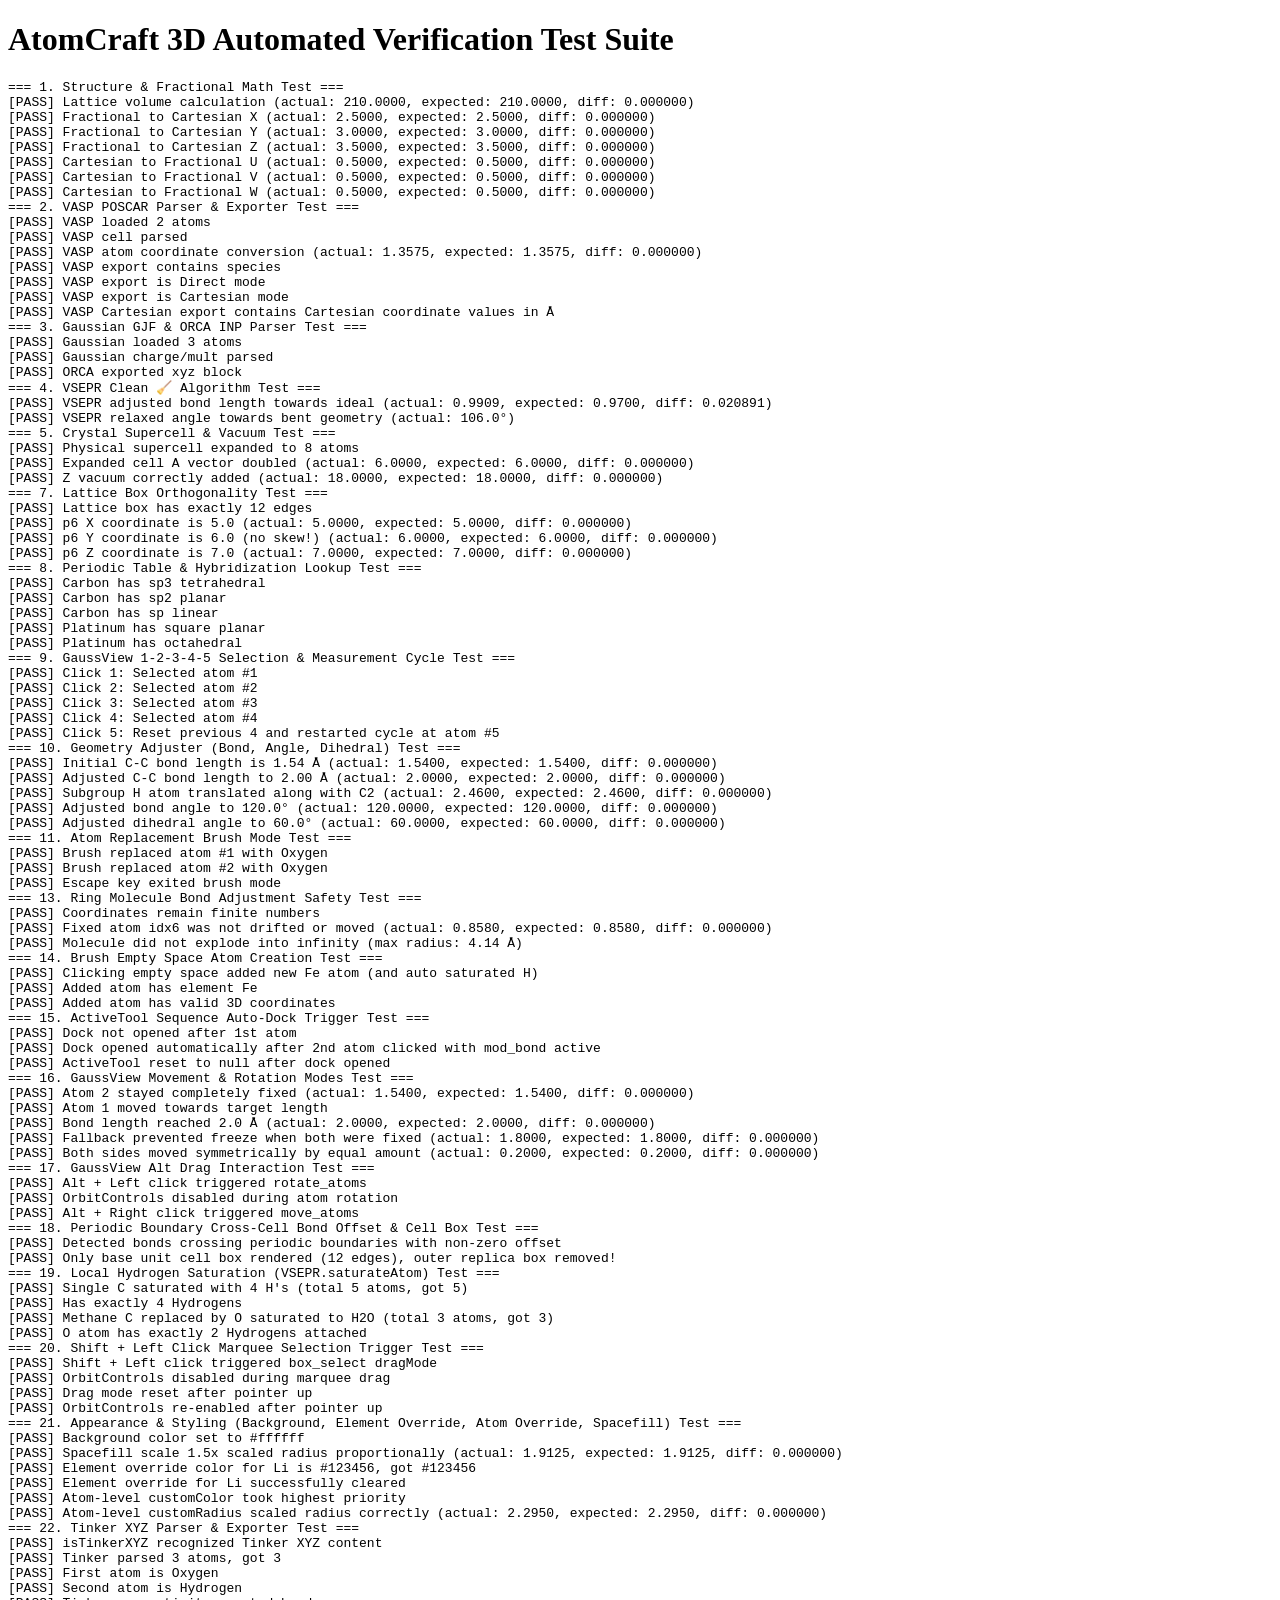
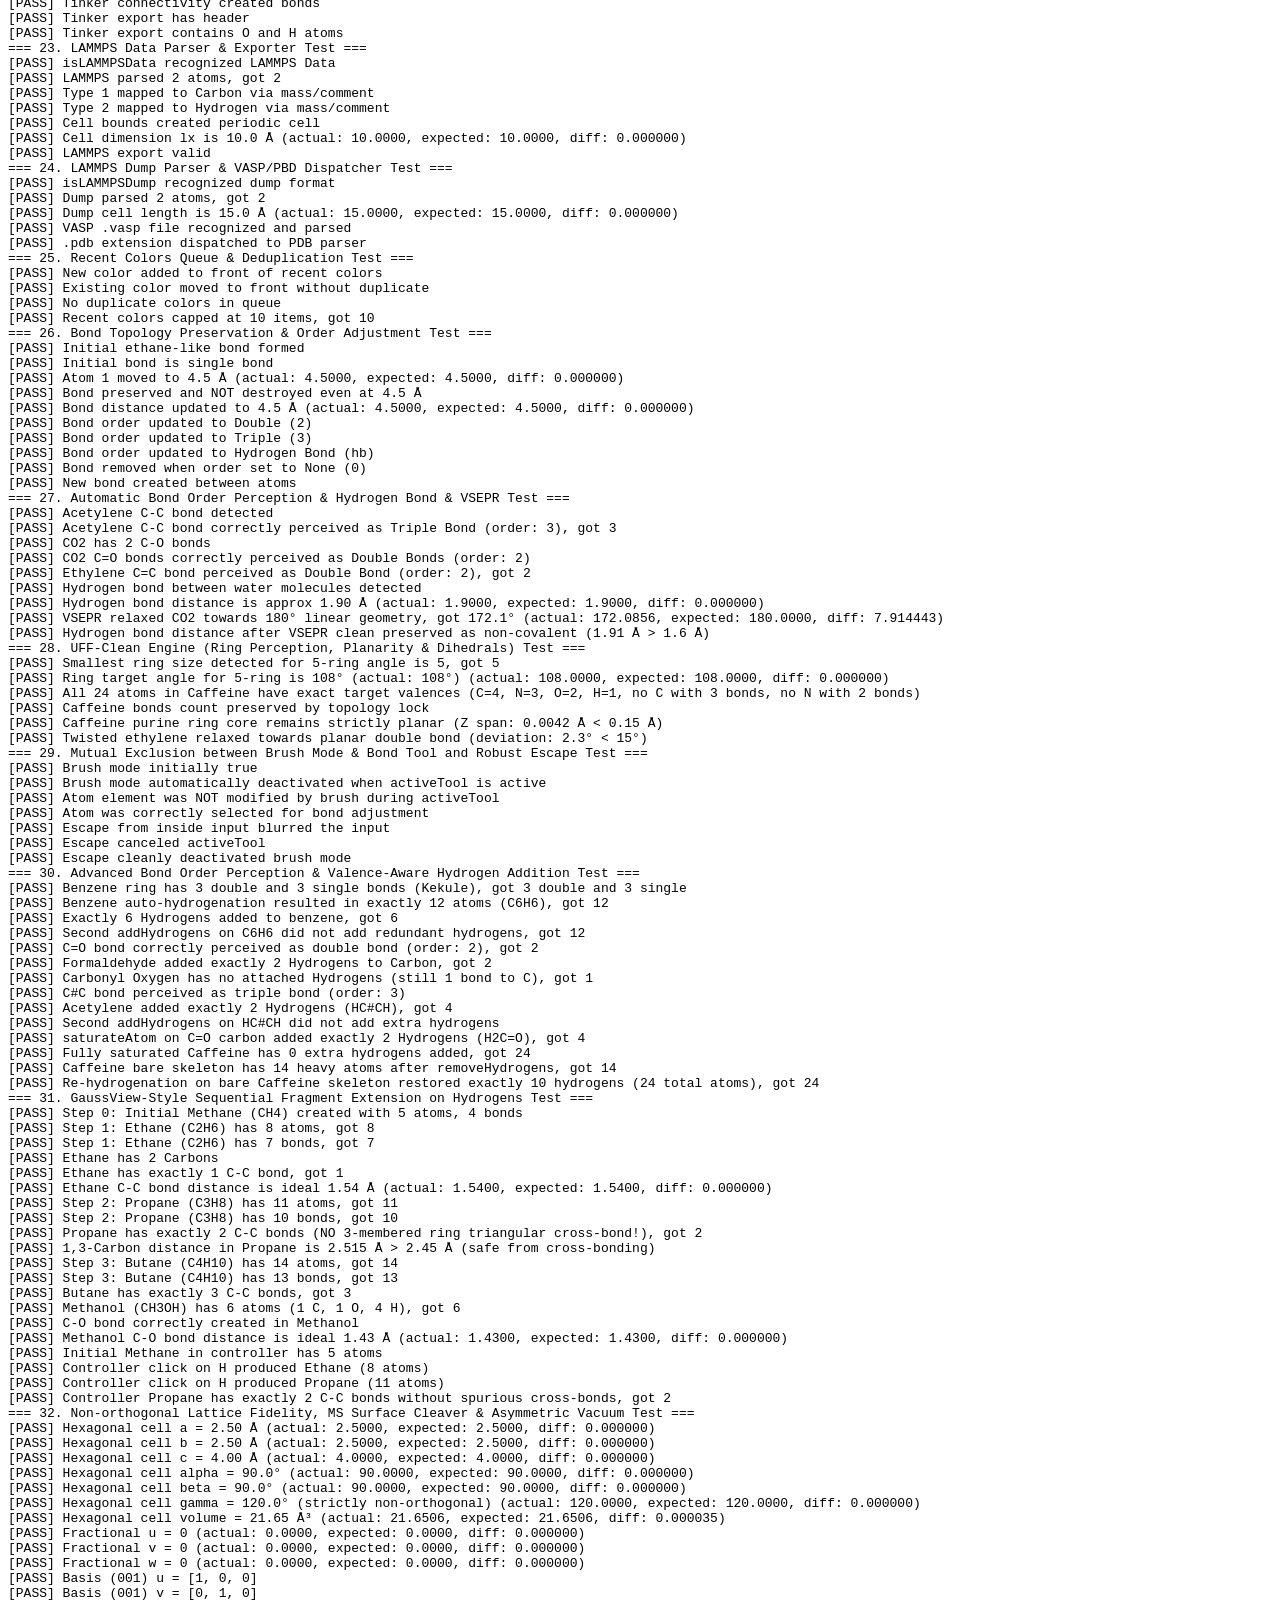
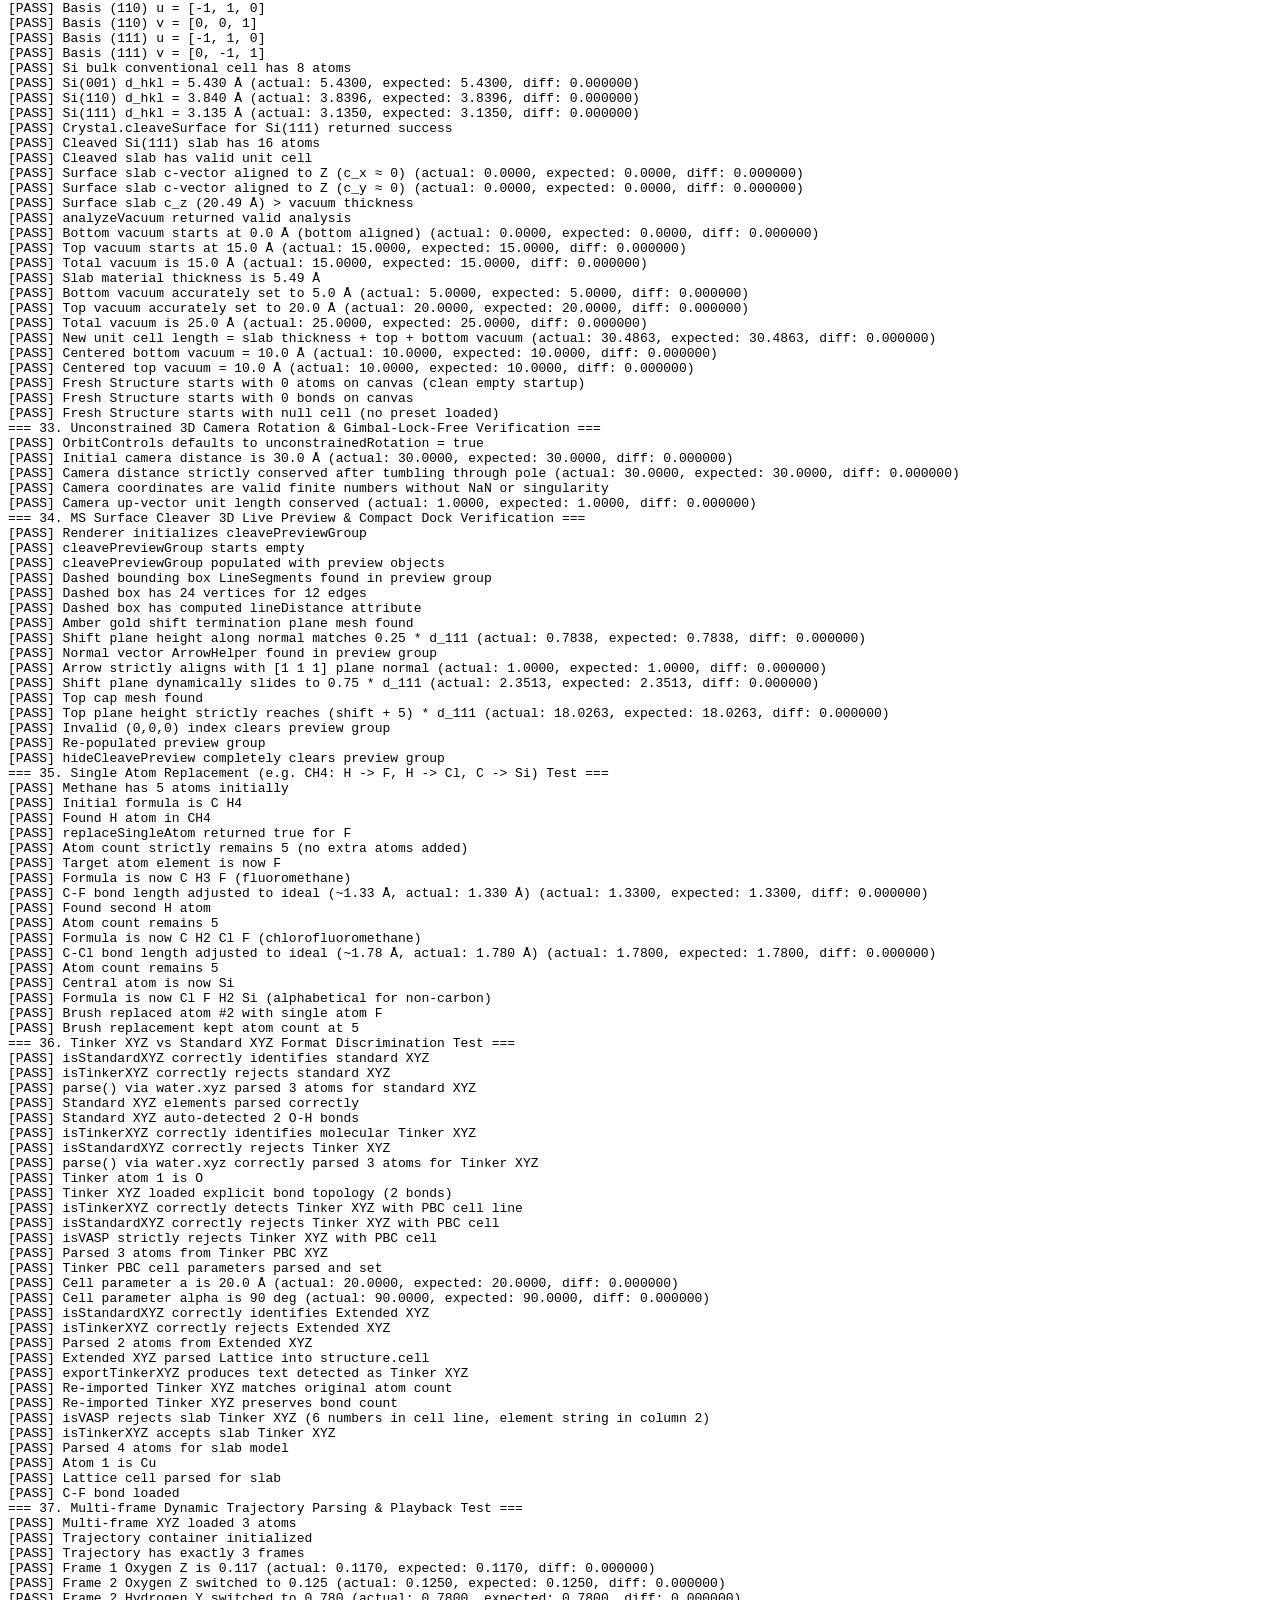
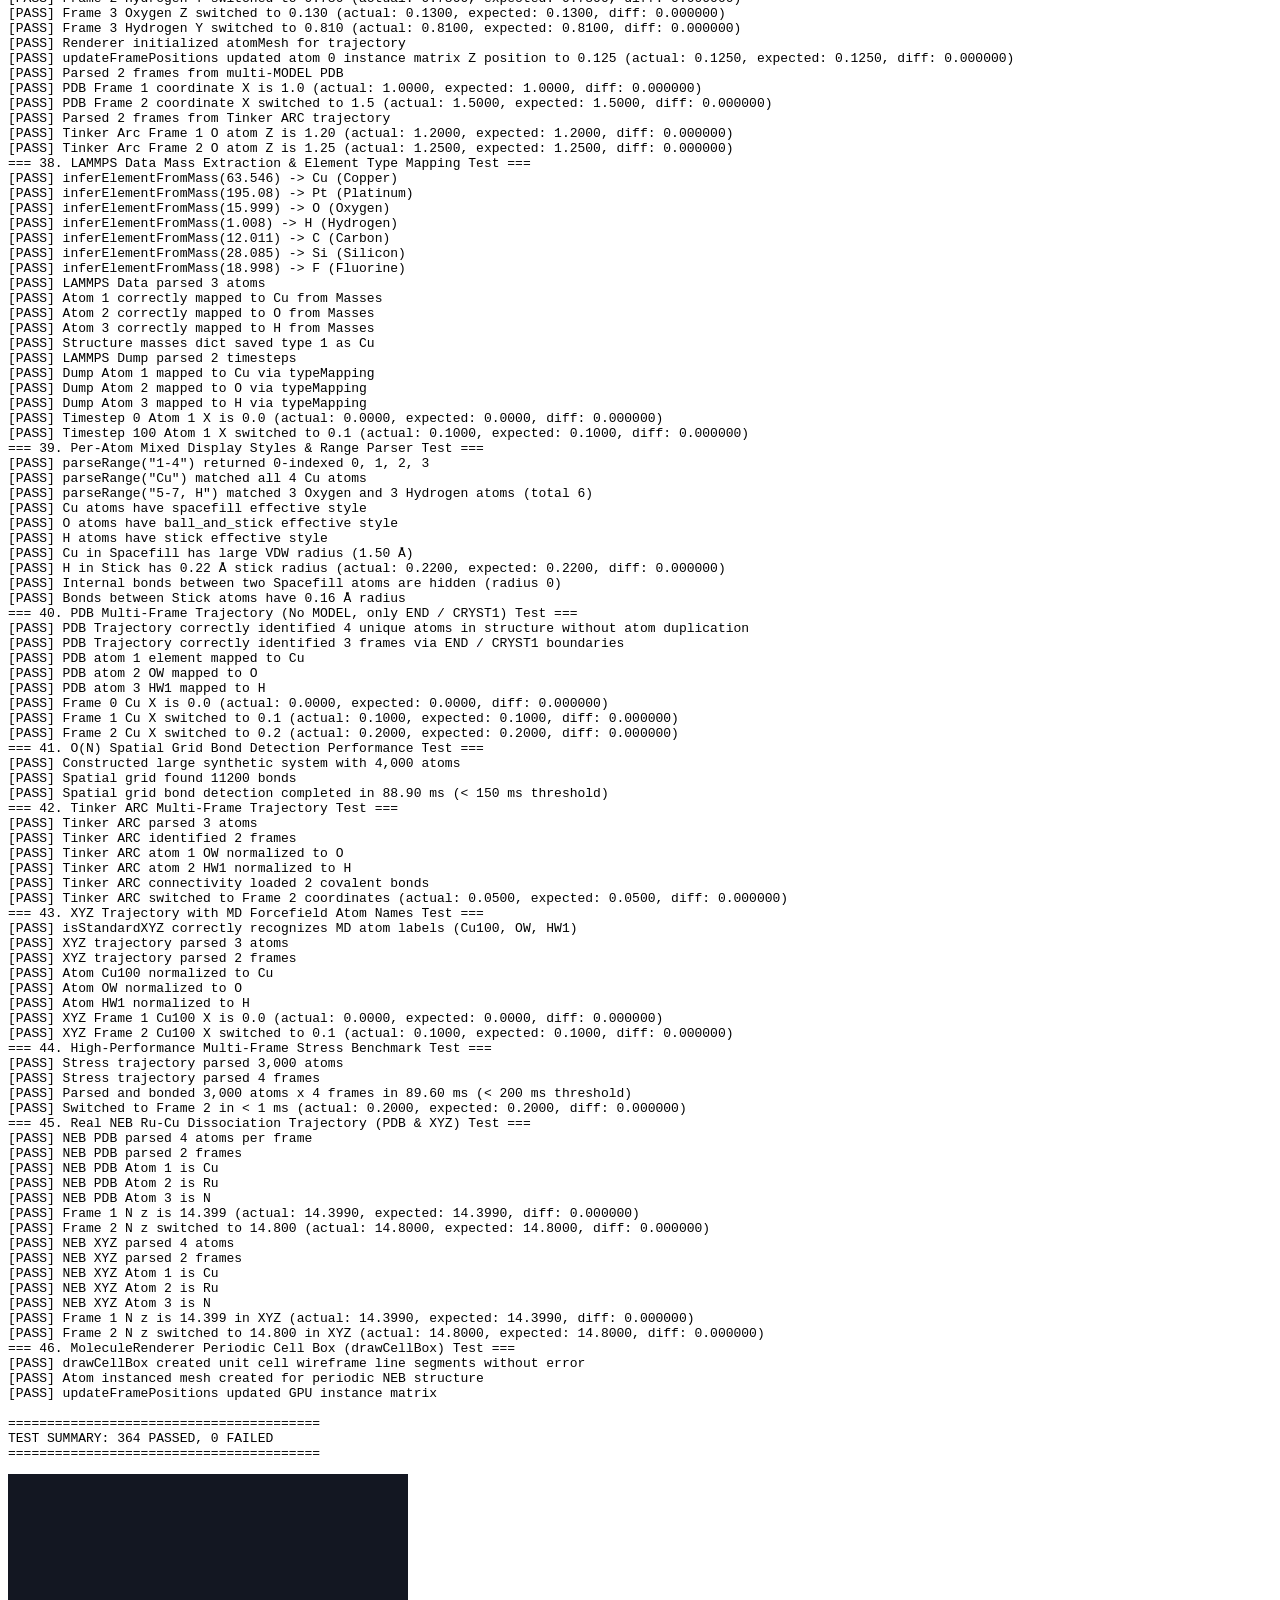
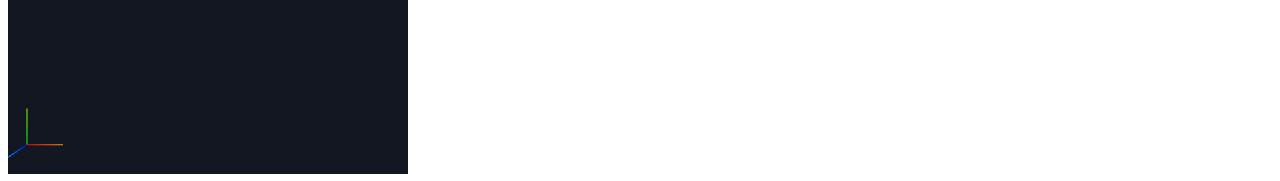
<file: atomcraft/test_suite.html>
<!DOCTYPE html>
<html>
<head>
  <meta charset="utf-8">
  <title>AtomCraft 3D Test Suite</title>
  <script>
    window.errs = [];
    window.onerror = function(msg, url, lineNo, colNo, error) {
      window.errs.push(`${msg} in ${url}:${lineNo}`);
      var el = document.getElementById('test-results');
      if (el) el.textContent += `ERR: ${msg} in ${url} at ${lineNo}\n`;
    };
  </script>
</head>
<body>
  <h1>AtomCraft 3D Automated Verification Test Suite</h1>
  <pre id="test-results"></pre>

  <script src="lib/three.min.js"></script>
  <script src="lib/OrbitControls.js"></script>
  <script src="js/elements.js"></script>
  <script src="js/periodic_table.js"></script>
  <script src="js/structure.js"></script>
  <script src="js/vsepr.js"></script>
  <script src="js/crystal.js"></script>
  <script src="js/adjust_geometry.js"></script>
  <script src="js/parsers.js"></script>
  <script src="js/presets.js"></script>
  <script src="js/renderer.js"></script>
  <script src="js/controls.js"></script>

  <script>
    const log = (msg) => {
      console.log(msg);
      document.getElementById('test-results').textContent += msg + '\n';
    };

    let passed = 0;
    let failed = 0;

    function assert(cond, name) {
      if (cond) {
        passed++;
        log(`[PASS] ${name}`);
      } else {
        failed++;
        log(`[FAIL] ${name}`);
      }
    }

    function assertNear(actual, expected, tol, name) {
      const diff = Math.abs(actual - expected);
      if (diff <= tol) {
        passed++;
        log(`[PASS] ${name} (actual: ${actual.toFixed(4)}, expected: ${expected.toFixed(4)}, diff: ${diff.toFixed(6)})`);
      } else {
        failed++;
        log(`[FAIL] ${name} (actual: ${actual.toFixed(4)}, expected: ${expected.toFixed(4)}, diff: ${diff.toFixed(6)} > ${tol})`);
      }
    }

    try {
      log('=== 1. Structure & Fractional Math Test ===');
      const s = new Structure();
      s.setCellParameters(5.0, 6.0, 7.0, 90, 90, 90);
      const params = s.getCellParameters();
      assertNear(params.volume, 210.0, 1e-4, 'Lattice volume calculation');
      
      const cart = s.fractionalToCartesian(0.5, 0.5, 0.5);
      assertNear(cart[0], 2.5, 1e-4, 'Fractional to Cartesian X');
      assertNear(cart[1], 3.0, 1e-4, 'Fractional to Cartesian Y');
      assertNear(cart[2], 3.5, 1e-4, 'Fractional to Cartesian Z');

      const frac = s.cartesianToFractional(2.5, 3.0, 3.5);
      assertNear(frac[0], 0.5, 1e-4, 'Cartesian to Fractional U');
      assertNear(frac[1], 0.5, 1e-4, 'Cartesian to Fractional V');
      assertNear(frac[2], 0.5, 1e-4, 'Cartesian to Fractional W');

      log('=== 2. VASP POSCAR Parser & Exporter Test ===');
      const poscarText = `Silicon Bulk
1.0
  5.4300000000   0.0000000000   0.0000000000
  0.0000000000   5.4300000000   0.0000000000
  0.0000000000   0.0000000000   5.4300000000
Si
2
Direct
  0.0000000000   0.0000000000   0.0000000000
  0.2500000000   0.2500000000   0.2500000000
`;
      const vaspStruct = Parsers.parseVASP(poscarText);
      assert(vaspStruct.atoms.length === 2, 'VASP loaded 2 atoms');
      assert(vaspStruct.cell !== null, 'VASP cell parsed');
      assertNear(vaspStruct.atoms[1].x, 5.43 * 0.25, 1e-4, 'VASP atom coordinate conversion');
      const exportedVasp = Parsers.exportVASP(vaspStruct, { direct: true });
      assert(exportedVasp.includes('Si'), 'VASP export contains species');
      assert(exportedVasp.includes('Direct'), 'VASP export is Direct mode');
      const exportedVaspCart = Parsers.exportVASP(vaspStruct, { direct: false });
      assert(exportedVaspCart.includes('Cartesian'), 'VASP export is Cartesian mode');
      assert(exportedVaspCart.includes('1.3575000000'), 'VASP Cartesian export contains Cartesian coordinate values in Å');

      log('=== 3. Gaussian GJF & ORCA INP Parser Test ===');
      const gjfText = `%chk=test.chk
#p b3lyp/6-31g* opt

Water Molecule

0 1
O   0.000000   0.000000   0.117000
H   0.000000   0.757000  -0.469000
H   0.000000  -0.757000  -0.469000

`;
      const gjfStruct = Parsers.parseGaussian(gjfText);
      assert(gjfStruct.atoms.length === 3, 'Gaussian loaded 3 atoms');
      assert(gjfStruct.charge === 0 && gjfStruct.multiplicity === 1, 'Gaussian charge/mult parsed');
      const orcaOut = Parsers.exportORCA(gjfStruct);
      assert(orcaOut.includes('* xyz 0 1'), 'ORCA exported xyz block');

      log('=== 4. VSEPR Clean 🧹 Algorithm Test ===');
      // 故意建立一個扭曲的水分子 (鍵長 2.5 Å, 夾角 60°)
      const badWater = new Structure();
      badWater.addAtom('O', 0, 0, 0);
      badWater.addAtom('H', 2.0, 0, 0); // 嚴重過長
      badWater.addAtom('H', 1.0, 1.732, 0); // 夾角 60度
      VSEPR.cleanGeometry(badWater, false);
      
      const d1 = Math.hypot(badWater.atoms[1].x - badWater.atoms[0].x, badWater.atoms[1].y - badWater.atoms[0].y, badWater.atoms[1].z - badWater.atoms[0].z);
      const idealOH = VSEPR.getIdealBondLength('O', 'H'); // ~0.97 Å
      assertNear(d1, idealOH, 0.15, 'VSEPR adjusted bond length towards ideal');
      
      const v1 = [badWater.atoms[1].x - badWater.atoms[0].x, badWater.atoms[1].y - badWater.atoms[0].y, badWater.atoms[1].z - badWater.atoms[0].z];
      const v2 = [badWater.atoms[2].x - badWater.atoms[0].x, badWater.atoms[2].y - badWater.atoms[0].y, badWater.atoms[2].z - badWater.atoms[0].z];
      const dot = v1[0]*v2[0] + v1[1]*v2[1] + v1[2]*v2[2];
      const l1 = Math.hypot(...v1);
      const l2 = Math.hypot(...v2);
      const angleDeg = Math.acos(dot / (l1 * l2)) * (180 / Math.PI);
      assert(angleDeg > 80 && angleDeg < 125, `VSEPR relaxed angle towards bent geometry (actual: ${angleDeg.toFixed(1)}°)`);

      log('=== 5. Crystal Supercell & Vacuum Test ===');
      const cry = new Structure();
      cry.setCellParameters(3.0, 3.0, 3.0, 90, 90, 90);
      cry.addAtom('C', 0, 0, 0);
      Crystal.expandSupercell(cry, 2, 2, 2);
      assert(cry.atoms.length === 8, 'Physical supercell expanded to 8 atoms');
      assertNear(cry.cell[0][0], 6.0, 1e-4, 'Expanded cell A vector doubled');
      
      Crystal.adjustVacuum(cry, 15.0);
      assertNear(cry.cell[2][2], 15.0 + 3.0, 1e-3, 'Z vacuum correctly added');

      log('=== 7. Lattice Box Orthogonality Test ===');
      const orthCell = [
        [5.0, 0.0, 0.0],
        [0.0, 6.0, 0.0],
        [0.0, 0.0, 7.0]
      ];
      const boxLines = Crystal.getLatticeBoxLines(orthCell);
      assert(boxLines.length === 12, 'Lattice box has exactly 12 edges');
      // 驗證頂點 p6 (頂面對角端點) 坐標為嚴格的 [5.0, 6.0, 7.0]
      const p6 = boxLines[5][1]; // edge [p5, p6]
      assertNear(p6[0], 5.0, 1e-4, 'p6 X coordinate is 5.0');
      assertNear(p6[1], 6.0, 1e-4, 'p6 Y coordinate is 6.0 (no skew!)');
      assertNear(p6[2], 7.0, 1e-4, 'p6 Z coordinate is 7.0');

      log('=== 8. Periodic Table & Hybridization Lookup Test ===');
      const cHybrids = getHybridizationsForElement('C');
      assert(cHybrids.some(h => h.id === 'sp3'), 'Carbon has sp3 tetrahedral');
      assert(cHybrids.some(h => h.id === 'sp2'), 'Carbon has sp2 planar');
      assert(cHybrids.some(h => h.id === 'sp'), 'Carbon has sp linear');

      const ptHybrids = getHybridizationsForElement('Pt');
      assert(ptHybrids.some(h => h.id === 'square_planar'), 'Platinum has square planar');
      assert(ptHybrids.some(h => h.id === 'octahedral'), 'Platinum has octahedral');

      log('=== 9. GaussView 1-2-3-4-5 Selection & Measurement Cycle Test ===');
      const dummyApp = {
        structure: new Structure(),
        renderer: {
          update: () => {},
          controls: { enabled: true },
          renderer: { domElement: document.createElement('div') },
          camera: new THREE.PerspectiveCamera(),
          pickAtom: () => -1
        },
        pushHistory: () => {},
        updateUI: () => {},
        updateStatus: () => {},
        setMeasurementDisplay: () => {},
        showToast: () => {},
        deactivateBrushMode: function(silent = false) {
          ctrl.isBrushMode = false;
          document.body.classList.remove('brush-mode-active');
        }
      };
      for (let i = 0; i < 6; i++) {
        dummyApp.structure.addAtom('C', i * 1.5, 0, 0);
      }
      const ctrl = new InteractionController(dummyApp);

      // 模擬點擊第 1 顆 (idx 0)
      dummyApp.renderer.pickAtom = () => 0;
      ctrl.handleClick({ clientX: 10, clientY: 10, button: 0 });
      assert(ctrl.selectedSequence.length === 1 && ctrl.selectedSequence[0] === 0, 'Click 1: Selected atom #1');

      // 模擬點擊第 2 顆 (idx 1)
      dummyApp.renderer.pickAtom = () => 1;
      ctrl.handleClick({ clientX: 20, clientY: 10, button: 0 });
      assert(ctrl.selectedSequence.length === 2 && ctrl.selectedSequence[1] === 1, 'Click 2: Selected atom #2');

      // 模擬點擊第 3 顆 (idx 2)
      dummyApp.renderer.pickAtom = () => 2;
      ctrl.handleClick({ clientX: 30, clientY: 10, button: 0 });
      assert(ctrl.selectedSequence.length === 3 && ctrl.selectedSequence[2] === 2, 'Click 3: Selected atom #3');

      // 模擬點擊第 4 顆 (idx 3)
      dummyApp.renderer.pickAtom = () => 3;
      ctrl.handleClick({ clientX: 40, clientY: 10, button: 0 });
      assert(ctrl.selectedSequence.length === 4 && ctrl.selectedSequence[3] === 3, 'Click 4: Selected atom #4');

      // 模擬點擊第 5 顆 (idx 4) -> 應自動取消前 4 顆，重新從第 1 顆 (idx 4) 開始！
      dummyApp.renderer.pickAtom = () => 4;
      ctrl.handleClick({ clientX: 50, clientY: 10, button: 0 });
      assert(ctrl.selectedSequence.length === 1 && ctrl.selectedSequence[0] === 4, 'Click 5: Reset previous 4 and restarted cycle at atom #5');
      log('=== 10. Geometry Adjuster (Bond, Angle, Dihedral) Test ===');
      const ethane = new Structure();
      ethane.addAtom('C', 0, 0, 0);
      ethane.addAtom('C', 1.54, 0, 0);
      ethane.addAtom('H', 2.0, 1.0, 0);
      ethane.detectBonds();

      // 測試鍵長調整
      const curBond = GeometryAdjuster.getBondLength(ethane, 0, 1);
      assertNear(curBond, 1.54, 1e-4, 'Initial C-C bond length is 1.54 Å');
      GeometryAdjuster.setBondLength(ethane, 0, 1, 2.00);
      const newBond = GeometryAdjuster.getBondLength(ethane, 0, 1);
      assertNear(newBond, 2.00, 1e-3, 'Adjusted C-C bond length to 2.00 Å');
      assertNear(ethane.atoms[2].x, 2.0 + (2.00 - 1.54), 1e-3, 'Subgroup H atom translated along with C2');

      // 測試鍵角調整
      const initialAngle = GeometryAdjuster.getBondAngle(ethane, 0, 1, 2);
      GeometryAdjuster.setBondAngle(ethane, 0, 1, 2, 120.0);
      const newAngle = GeometryAdjuster.getBondAngle(ethane, 0, 1, 2);
      assertNear(newAngle, 120.0, 1e-2, 'Adjusted bond angle to 120.0°');

      // 測試二面角調整
      ethane.addAtom('H', -0.5, 1.0, 0);
      ethane.detectBonds();
      GeometryAdjuster.setDihedralAngle(ethane, 3, 0, 1, 2, 60.0);
      const newDihedral = GeometryAdjuster.getDihedralAngle(ethane, 3, 0, 1, 2);
      assertNear(newDihedral, 60.0, 1e-2, 'Adjusted dihedral angle to 60.0°');

      log('=== 11. Atom Replacement Brush Mode Test ===');
      ctrl.isBrushMode = true;
      ctrl.brushElement = 'O';
      dummyApp.renderer.pickAtom = () => 0;
      ctrl.handleClick({ clientX: 10, clientY: 10, button: 0 });
      assert(dummyApp.structure.atoms[0].element === 'O', 'Brush replaced atom #1 with Oxygen');

      dummyApp.renderer.pickAtom = () => 1;
      ctrl.handleClick({ clientX: 20, clientY: 10, button: 0 });
      assert(dummyApp.structure.atoms[1].element === 'O', 'Brush replaced atom #2 with Oxygen');

      // 按 Esc 退出筆刷
      ctrl.onKeyDown({ key: 'Escape', code: 'Escape', preventDefault: () => {} });
      assert(!ctrl.isBrushMode, 'Escape key exited brush mode');

      log('=== 13. Ring Molecule Bond Adjustment Safety Test ===');
      const ringCaff = PRESETS.caffeine.build();
      const origCaffPos6 = [ringCaff.atoms[6].x, ringCaff.atoms[6].y, ringCaff.atoms[6].z];
      // 在咖啡因環狀分子中連續快速調整鍵長
      for (let step = 0; step < 10; step++) {
        GeometryAdjuster.setBondLength(ringCaff, 6, 7, 1.35 + step * 0.05);
      }
      assert(isFinite(ringCaff.atoms[6].x) && isFinite(ringCaff.atoms[7].x), 'Coordinates remain finite numbers');
      assertNear(ringCaff.atoms[6].x, origCaffPos6[0], 1e-4, 'Fixed atom idx6 was not drifted or moved');
      const caffMax = Math.max(...ringCaff.atoms.map(a => Math.hypot(a.x, a.y, a.z)));
      assert(caffMax < 25.0, `Molecule did not explode into infinity (max radius: ${caffMax.toFixed(2)} Å)`);

      log('=== 14. Brush Empty Space Atom Creation Test ===');
      ctrl.isBrushMode = true;
      ctrl.brushElement = 'Fe';
      dummyApp.renderer.camera.position.set(0, 0, 15);
      dummyApp.renderer.camera.lookAt(0, 0, 0);
      const initialFeCount = dummyApp.structure.atoms.filter(a => a.element === 'Fe').length;
      dummyApp.renderer.pickAtom = () => -1; // 模擬點擊空白處
      ctrl.handleClick({ clientX: 100, clientY: 100, button: 0 });
      const newFeCount = dummyApp.structure.atoms.filter(a => a.element === 'Fe').length;
      assert(newFeCount === initialFeCount + 1, 'Clicking empty space added new Fe atom (and auto saturated H)');
      const addedAtom = dummyApp.structure.atoms.find(a => a.element === 'Fe');
      assert(addedAtom && addedAtom.element === 'Fe', 'Added atom has element Fe');
      assert(addedAtom && isFinite(addedAtom.x) && isFinite(addedAtom.y) && isFinite(addedAtom.z), 'Added atom has valid 3D coordinates');
      ctrl.isBrushMode = false;

      log('=== 15. ActiveTool Sequence Auto-Dock Trigger Test ===');
      let bondDockOpened = false;
      dummyApp.openBondAdjustDock = () => { bondDockOpened = true; };
      ctrl.activeTool = 'mod_bond';
      ctrl.clearSelection();

      dummyApp.renderer.pickAtom = () => 2;
      ctrl.handleClick({ clientX: 10, clientY: 10, button: 0 });
      assert(!bondDockOpened, 'Dock not opened after 1st atom');

      dummyApp.renderer.pickAtom = () => 3;
      ctrl.handleClick({ clientX: 20, clientY: 10, button: 0 });
      assert(bondDockOpened, 'Dock opened automatically after 2nd atom clicked with mod_bond active');
      assert(ctrl.activeTool === null, 'ActiveTool reset to null after dock opened');

      log('=== 16. GaussView Movement & Rotation Modes Test ===');
      const ethaneModes = new Structure();
      ethaneModes.addAtom('C', 0, 0, 0);
      ethaneModes.addAtom('C', 1.54, 0, 0);
      ethaneModes.addAtom('H', 2.0, 1.0, 0);
      ethaneModes.detectBonds();
      const origC1 = ethaneModes.atoms[0].x;
      const origC2 = ethaneModes.atoms[1].x;
      // 測試 mode1 = 'atom', mode2 = 'fixed'：僅原子 1 移動，原子 2 固定
      GeometryAdjuster.setBondLength(ethaneModes, 0, 1, 2.0, 'atom', 'fixed');
      assertNear(ethaneModes.atoms[1].x, origC2, 1e-4, 'Atom 2 stayed completely fixed');
      assert(Math.abs(ethaneModes.atoms[0].x - origC1) > 0.3, 'Atom 1 moved towards target length');
      assertNear(GeometryAdjuster.getBondLength(ethaneModes, 0, 1), 2.0, 1e-4, 'Bond length reached 2.0 Å');

      // 測試兩端皆 Fixed 時的防護機制 (自動 fallback)
      GeometryAdjuster.setBondLength(ethaneModes, 0, 1, 1.8, 'fixed', 'fixed');
      assertNear(GeometryAdjuster.getBondLength(ethaneModes, 0, 1), 1.8, 1e-4, 'Fallback prevented freeze when both were fixed');

      // 測試兩側對稱移動 mode1 = 'group', mode2 = 'group'
      const posC1Before = ethaneModes.atoms[0].x;
      const posC2Before = ethaneModes.atoms[1].x;
      GeometryAdjuster.setBondLength(ethaneModes, 0, 1, 2.2, 'group', 'group');
      const shift1 = Math.abs(ethaneModes.atoms[0].x - posC1Before);
      const shift2 = Math.abs(ethaneModes.atoms[1].x - posC2Before);
      assertNear(shift1, shift2, 1e-4, 'Both sides moved symmetrically by equal amount');

      log('=== 17. GaussView Alt Drag Interaction Test ===');
      dummyApp.structure.atoms[0].selected = true;
      // Alt + 左鍵 (button === 0) -> 旋轉選中原子群 (rotate_atoms)
      ctrl.onPointerDown({ clientX: 50, clientY: 50, altKey: true, button: 0 });
      assert(ctrl.dragMode === 'rotate_atoms', 'Alt + Left click triggered rotate_atoms');
      assert(!dummyApp.renderer.controls.enabled, 'OrbitControls disabled during atom rotation');

      // Alt + 右鍵 (button === 2) -> 平移選中原子群 (move_atoms)
      ctrl.onPointerDown({ clientX: 50, clientY: 50, altKey: true, button: 2 });
      assert(ctrl.dragMode === 'move_atoms', 'Alt + Right click triggered move_atoms');

      log('=== 18. Periodic Boundary Cross-Cell Bond Offset & Cell Box Test ===');
      const siCryst = PRESETS.silicon.build();
      siCryst.detectBonds();
      const pbcBonds = siCryst.bonds.filter(b => b.offset && (b.offset[0] !== 0 || b.offset[1] !== 0 || b.offset[2] !== 0));
      assert(pbcBonds.length > 0, 'Detected bonds crossing periodic boundaries with non-zero offset');

      const testBoxRenderer = new MoleculeRenderer(document.createElement('div'));
      testBoxRenderer.visualReplicas = [2, 2, 2];
      testBoxRenderer.drawLatticeBox(siCryst.cell);
      // 單元晶胞線段必定剛好由 12 條邊組成 (12 * 2 頂點 = 24 頂點)
      const lineCount = testBoxRenderer.cellLines.geometry.attributes.position.count / 2;
      assert(lineCount === 12, `Only base unit cell box rendered (12 edges), outer replica box removed!`);

      log('=== 19. Local Hydrogen Saturation (VSEPR.saturateAtom) Test ===');
      const testSingleC = new Structure();
      testSingleC.addAtom('C', 0, 0, 0);
      VSEPR.saturateAtom(testSingleC, 0, 'sp3');
      assert(testSingleC.atoms.length === 5, `Single C saturated with 4 H's (total 5 atoms, got ${testSingleC.atoms.length})`);
      assert(testSingleC.atoms.filter(a => a.element === 'H').length === 4, 'Has exactly 4 Hydrogens');

      // 替換測試：將甲烷中心碳替換為氧 (O)，自動除氫並補足為 2 顆 H (水分子)
      testSingleC.atoms[0].element = 'O';
      VSEPR.saturateAtom(testSingleC, 0);
      assert(testSingleC.atoms.length === 3, `Methane C replaced by O saturated to H2O (total 3 atoms, got ${testSingleC.atoms.length})`);
      assert(testSingleC.atoms.filter(a => a.element === 'H').length === 2, 'O atom has exactly 2 Hydrogens attached');

      log('=== 20. Shift + Left Click Marquee Selection Trigger Test ===');
      ctrl.onPointerDown({ clientX: 100, clientY: 100, shiftKey: true, button: 0 });
      assert(ctrl.dragMode === 'box_select', 'Shift + Left click triggered box_select dragMode');
      assert(!dummyApp.renderer.controls.enabled, 'OrbitControls disabled during marquee drag');
      ctrl.onPointerUp({ clientX: 200, clientY: 200, shiftKey: true, button: 0 });
      assert(ctrl.dragMode === null, 'Drag mode reset after pointer up');
      assert(dummyApp.renderer.controls.enabled, 'OrbitControls re-enabled after pointer up');

      log('=== 21. Appearance & Styling (Background, Element Override, Atom Override, Spacefill) Test ===');
      const testStyleRenderer = new MoleculeRenderer(document.createElement('div'));
      testStyleRenderer.setBackgroundColor('#ffffff');
      assert(testStyleRenderer.backgroundColor === '#ffffff', 'Background color set to #ffffff');

      // Spacefill scale test
      testStyleRenderer.setStyle('spacefill');
      testStyleRenderer.setSpacefillScale(1.5);
      const rSpacefill = testStyleRenderer.getAtomRadius('C');
      testStyleRenderer.setSpacefillScale(1.0);
      const rSpacefillBase = testStyleRenderer.getAtomRadius('C');
      assertNear(rSpacefill, rSpacefillBase * 1.5, 1e-4, 'Spacefill scale 1.5x scaled radius proportionally');

      // Element-level override test
      testStyleRenderer.setElementOverride('Li', { color: '#123456', radiusScale: 2.0 });
      const rLiOver = testStyleRenderer.getAtomRadius('Li');
      const cLiOver = testStyleRenderer.getAtomColor('Li');
      assert(cLiOver === '#123456', `Element override color for Li is #123456, got ${cLiOver}`);
      testStyleRenderer.clearElementOverride('Li');
      assert(testStyleRenderer.elementOverrides['Li'] === undefined, 'Element override for Li successfully cleared');

      // Atom-level override test (單一原子自訂優先級最高)
      const mockAtom = { element: 'C', customColor: '#ff00aa', customRadius: 1.8 };
      const colCustom = testStyleRenderer.getAtomColor('C', mockAtom);
      const radCustom = testStyleRenderer.getAtomRadius('C', mockAtom);
      assert(colCustom === '#ff00aa', 'Atom-level customColor took highest priority');
      assertNear(radCustom, rSpacefillBase * 1.8, 1e-4, 'Atom-level customRadius scaled radius correctly');

      log('=== 22. Tinker XYZ Parser & Exporter Test ===');
      const tinkerText = ` 3  Water molecule
  1  O    0.000000    0.000000    0.119262     1     2     3
  2  H    0.000000    0.763239   -0.477047     2     1
  3  H    0.000000   -0.763239   -0.477047     2     1
`;
      assert(Parsers.isTinkerXYZ(tinkerText), 'isTinkerXYZ recognized Tinker XYZ content');
      const tinkerStruct = Parsers.parse(tinkerText, 'water.arc');
      assert(tinkerStruct.atoms.length === 3, `Tinker parsed 3 atoms, got ${tinkerStruct.atoms.length}`);
      assert(tinkerStruct.atoms[0].element === 'O', 'First atom is Oxygen');
      assert(tinkerStruct.atoms[1].element === 'H', 'Second atom is Hydrogen');
      assert(tinkerStruct.bonds.length >= 2, 'Tinker connectivity created bonds');
      const tinkerExport = Parsers.exportTinkerXYZ(tinkerStruct);
      assert(tinkerExport.includes(' 3  Water molecule') || tinkerExport.includes(' 3  Tinker Structure'), 'Tinker export has header');
      assert(tinkerExport.includes('O') && tinkerExport.includes('H'), 'Tinker export contains O and H atoms');

      log('=== 23. LAMMPS Data Parser & Exporter Test ===');
      const lammpsDataText = `LAMMPS Description
  2 atoms
  2 atom types

  -5.0 5.0 xlo xhi
  -5.0 5.0 ylo yhi
  -5.0 5.0 zlo zhi

  Masses

  1 12.011  # C
  2 1.008   # H

  Atoms # atomic

  1 1 0.0000 0.0000 0.0000
  2 2 0.0000 0.0000 1.0900
`;
      assert(Parsers.isLAMMPSData(lammpsDataText), 'isLAMMPSData recognized LAMMPS Data');
      const lammpsStruct = Parsers.parse(lammpsDataText, 'system.data');
      assert(lammpsStruct.atoms.length === 2, `LAMMPS parsed 2 atoms, got ${lammpsStruct.atoms.length}`);
      assert(lammpsStruct.atoms[0].element === 'C', 'Type 1 mapped to Carbon via mass/comment');
      assert(lammpsStruct.atoms[1].element === 'H', 'Type 2 mapped to Hydrogen via mass/comment');
      assert(lammpsStruct.cell !== null, 'Cell bounds created periodic cell');
      assertNear(lammpsStruct.cell[0][0], 10.0, 1e-4, 'Cell dimension lx is 10.0 Å');
      const lammpsExport = Parsers.exportLAMMPSData(lammpsStruct);
      assert(lammpsExport.includes('2 atoms') && lammpsExport.includes('xlo xhi'), 'LAMMPS export valid');

      log('=== 24. LAMMPS Dump Parser & VASP/PBD Dispatcher Test ===');
      const lammpsDumpText = `ITEM: TIMESTEP
  100
  ITEM: NUMBER OF ATOMS
  2
  ITEM: BOX BOUNDS pp pp pp
  0.0 15.0
  0.0 15.0
  0.0 15.0
  ITEM: ATOMS id type x y z
  1 1 1.00 2.00 3.00
  2 2 4.00 5.00 6.00
`;
      assert(Parsers.isLAMMPSDump(lammpsDumpText), 'isLAMMPSDump recognized dump format');
      const dumpStruct = Parsers.parse(lammpsDumpText, 'traj.dump');
      assert(dumpStruct.atoms.length === 2, `Dump parsed 2 atoms, got ${dumpStruct.atoms.length}`);
      assertNear(dumpStruct.cell[0][0], 15.0, 1e-4, 'Dump cell length is 15.0 Å');

      // VASP and PBD extension tests
      const vaspPoscarText = `Silicon Cell
  1.0
  5.43 0.0 0.0
  0.0 5.43 0.0
  0.0 0.0 5.43
  Si
  2
  Direct
  0.0 0.0 0.0
  0.25 0.25 0.25
`;
      const vaspExtStruct = Parsers.parse(vaspPoscarText, 'bulk_si.vasp');
      assert(vaspExtStruct.atoms.length === 2 && vaspExtStruct.atoms[0].element === 'Si', 'VASP .vasp file recognized and parsed');

      const pdbText = `HEADER    TEST
ATOM      1  N   ALA A   1       1.000   2.000   3.000  1.00  0.00           N
END
`;
      const pdbStruct = Parsers.parse(pdbText, 'structure.pdb');
      assert(pdbStruct.atoms.length === 1 && pdbStruct.atoms[0].element === 'N', '.pdb extension dispatched to PDB parser');

      log('=== 25. Recent Colors Queue & Deduplication Test ===');
      const recentColorsManager = {
        recentColors: ['#111111', '#222222', '#333333'],
        addRecentColor(colorHex) {
          if (!colorHex || typeof colorHex !== 'string') return;
          const hex = colorHex.toLowerCase().trim();
          if (!/^#[0-9a-f]{6}$/i.test(hex)) return;
          this.recentColors = [hex, ...this.recentColors.filter(c => c.toLowerCase() !== hex)].slice(0, 10);
        }
      };
      recentColorsManager.addRecentColor('#444444');
      assert(recentColorsManager.recentColors[0] === '#444444', 'New color added to front of recent colors');
      recentColorsManager.addRecentColor('#222222');
      assert(recentColorsManager.recentColors[0] === '#222222', 'Existing color moved to front without duplicate');
      assert(recentColorsManager.recentColors.filter(c => c === '#222222').length === 1, 'No duplicate colors in queue');

      for (let i = 0; i < 15; i++) {
        const hex = `#${i.toString(16).padStart(6, '0')}`;
        recentColorsManager.addRecentColor(hex);
      }
      assert(recentColorsManager.recentColors.length === 10, `Recent colors capped at 10 items, got ${recentColorsManager.recentColors.length}`);

      log('=== 26. Bond Topology Preservation & Order Adjustment Test ===');
      const structTopo = new Structure();
      structTopo.addAtom('C', 0, 0, 0);
      structTopo.addAtom('C', 1.54, 0, 0);
      structTopo.detectBonds();
      assert(structTopo.bonds.length === 1, 'Initial ethane-like bond formed');
      assert(structTopo.bonds[0].order === 1, 'Initial bond is single bond');

      // 1. Stretch bond to 4.5 Å using GeometryAdjuster.setBondLength (以往會被 detectBonds 刪除)
      GeometryAdjuster.setBondLength(structTopo, 0, 1, 4.5, 'fixed', 'atom');
      assertNear(structTopo.atoms[1].x, 4.5, 1e-4, 'Atom 1 moved to 4.5 Å');
      assert(structTopo.bonds.length === 1, 'Bond preserved and NOT destroyed even at 4.5 Å');
      assertNear(structTopo.bonds[0].dist, 4.5, 1e-4, 'Bond distance updated to 4.5 Å');

      // 2. Test setBondOrder
      // Set to double bond
      structTopo.setBondOrder(0, 1, 2);
      assert(structTopo.bonds.length === 1 && structTopo.bonds[0].order === 2, 'Bond order updated to Double (2)');

      // Set to triple bond
      structTopo.setBondOrder(0, 1, 3);
      assert(structTopo.bonds.length === 1 && structTopo.bonds[0].order === 3, 'Bond order updated to Triple (3)');

      // Set to hydrogen bond
      structTopo.setBondOrder(0, 1, 'hb');
      assert(structTopo.bonds.length === 1 && structTopo.bonds[0].order === 'hb', 'Bond order updated to Hydrogen Bond (hb)');

      // Set to None (0)
      structTopo.setBondOrder(0, 1, 0);
      assert(structTopo.bonds.length === 0, 'Bond removed when order set to None (0)');

      // Re-create as single bond
      structTopo.setBondOrder(0, 1, 1);
      assert(structTopo.bonds.length === 1 && structTopo.bonds[0].order === 1, 'New bond created between atoms');

      log('=== 27. Automatic Bond Order Perception & Hydrogen Bond & VSEPR Test ===');
      // 1. Acetylene (H-C#C-H) bond order perception
      const sAcetylene = new Structure();
      sAcetylene.addAtom('C', -0.60, 0, 0);
      sAcetylene.addAtom('C',  0.60, 0, 0); // d = 1.20 Å
      sAcetylene.addAtom('H', -1.66, 0, 0);
      sAcetylene.addAtom('H',  1.66, 0, 0);
      sAcetylene.detectBonds();
      const ccBond = sAcetylene.bonds.find(b =>
        (sAcetylene.atoms[b.a].element === 'C' && sAcetylene.atoms[b.b].element === 'C')
      );
      assert(ccBond !== undefined, 'Acetylene C-C bond detected');
      assert(ccBond.order === 3, `Acetylene C-C bond correctly perceived as Triple Bond (order: 3), got ${ccBond ? ccBond.order : 'none'}`);

      // 2. Carbon dioxide (O=C=O) bond order perception
      const sCO2 = new Structure();
      sCO2.addAtom('C', 0, 0, 0);
      sCO2.addAtom('O', 0, 0, 1.16); // d = 1.16 Å
      sCO2.addAtom('O', 0, 0, -1.16); // d = 1.16 Å
      sCO2.detectBonds();
      assert(sCO2.bonds.length === 2, 'CO2 has 2 C-O bonds');
      assert(sCO2.bonds[0].order === 2 && sCO2.bonds[1].order === 2, 'CO2 C=O bonds correctly perceived as Double Bonds (order: 2)');

      // 3. Ethylene (H2C=CH2) bond order perception
      const sEthylene = new Structure();
      sEthylene.addAtom('C', -0.67, 0, 0);
      sEthylene.addAtom('C',  0.67, 0, 0); // d = 1.34 Å
      sEthylene.addAtom('H', -1.23, 0.93, 0);
      sEthylene.addAtom('H', -1.23, -0.93, 0);
      sEthylene.addAtom('H',  1.23, 0.93, 0);
      sEthylene.addAtom('H',  1.23, -0.93, 0);
      sEthylene.detectBonds();
      const cDoubleBond = sEthylene.bonds.find(b =>
        (sEthylene.atoms[b.a].element === 'C' && sEthylene.atoms[b.b].element === 'C')
      );
      assert(cDoubleBond !== undefined && cDoubleBond.order === 2, `Ethylene C=C bond perceived as Double Bond (order: 2), got ${cDoubleBond?.order}`);

      // 4. Water dimer hydrogen bond detection
      const sDimer = new Structure();
      sDimer.addAtom('O', 0, 0, 0);
      sDimer.addAtom('H', 0.96, 0, 0);
      sDimer.addAtom('H', -0.24, 0.93, 0);
      sDimer.addAtom('O', 2.86, 0, 0); // H(1) ··· O(3) dist = 1.90 Å, angle O-H···O = 180°
      sDimer.addAtom('H', 3.40, 0.70, 0);
      sDimer.addAtom('H', 3.40, -0.70, 0);
      sDimer.detectBonds();
      const hb = sDimer.bonds.find(b => b.order === 'hb');
      assert(hb !== undefined, 'Hydrogen bond between water molecules detected');
      assertNear(hb ? hb.dist : 0, 1.90, 0.05, 'Hydrogen bond distance is approx 1.90 Å');

      // 5. VSEPR Hybridization Upgrade (CO2 bent -> linear relaxation)
      const sCO2Bent = new Structure();
      sCO2Bent.addAtom('C', 0, 0, 0);
      sCO2Bent.addAtom('O', 1.16, 0, 0);
      sCO2Bent.addAtom('O', -0.75, 0.89, 0); // Intentionally distorted to ~130 degrees
      sCO2Bent.detectBonds();
      VSEPR.cleanGeometry(sCO2Bent);
      const angleCO2 = GeometryAdjuster.getBondAngle(sCO2Bent, 1, 0, 2);
      assertNear(angleCO2, 180.0, 10.0, `VSEPR relaxed CO2 towards 180° linear geometry, got ${angleCO2.toFixed(1)}°`);

      // 6. VSEPR Hydrogen bond protection test
      VSEPR.cleanGeometry(sDimer);
      const hbDistAfter = sDimer.getDistance(hb.a, hb.b);
      assert(hbDistAfter > 1.6, `Hydrogen bond distance after VSEPR clean preserved as non-covalent (${hbDistAfter.toFixed(2)} Å > 1.6 Å)`);

      log('=== 28. UFF-Clean Engine (Ring Perception, Planarity & Dihedrals) Test ===');
      // 1. Ring perception on 5-membered ring
      const sRing5 = new Structure();
      for (let i = 0; i < 5; i++) {
        const th = (i * 72 * Math.PI) / 180;
        sRing5.addAtom('C', 1.4 * Math.cos(th), 1.4 * Math.sin(th), 0);
      }
      sRing5.detectBonds();
      const covNbrs = Array.from({ length: 5 }, () => []);
      for (const b of sRing5.bonds) {
        covNbrs[b.a].push(b.b);
        covNbrs[b.b].push(b.a);
      }
      const ringSizeDetected = VSEPR.findSmallestRingForAngle(0, 1, 4, covNbrs);
      assert(ringSizeDetected === 5, `Smallest ring size detected for 5-ring angle is 5, got ${ringSizeDetected}`);
      const ringTargetAngle = VSEPR.getTargetAngle(0, 1, 4, sRing5.atoms, covNbrs, new Int32Array(5));
      assertNear(ringTargetAngle, 108.0, 0.1, `Ring target angle for 5-ring is 108° (actual: ${ringTargetAngle}°)`);

      // 2. Caffeine clean, planarity retention, and perfect valence check
      const sCaffeine = PRESETS.caffeine.build();
      // 嚴格檢驗咖啡因所有 24 個原子的鍵級與化學價態完全符合標準八隅體！
      let allValencesCorrect = true;
      for (let i = 0; i < sCaffeine.atoms.length; i++) {
        const a = sCaffeine.atoms[i];
        const inc = sCaffeine.bonds.filter(b => b.a === i || b.b === i);
        const totV = inc.reduce((acc, b) => acc + (typeof b.order === 'number' ? b.order : 1), 0);
        const expectedV = a.element === 'C' ? 4 : (a.element === 'N' ? 3 : (a.element === 'O' ? 2 : 1));
        if (totV !== expectedV) {
          allValencesCorrect = false;
          log(`[FAIL] Caffeine atom #${i} (${a.element}) has valence ${totV}, expected ${expectedV}`);
        }
      }
      assert(allValencesCorrect, 'All 24 atoms in Caffeine have exact target valences (C=4, N=3, O=2, H=1, no C with 3 bonds, no N with 2 bonds)');

      const initialBondsCount = sCaffeine.bonds.length;
      VSEPR.cleanGeometry(sCaffeine);
      assert(sCaffeine.bonds.length === initialBondsCount, 'Caffeine bonds count preserved by topology lock');
      let maxPurineZ = -Infinity, minPurineZ = Infinity;
      const purineCoreIndices = [2, 3, 4, 5, 6, 7, 8, 9, 10]; // 嘌呤稠環骨架原子
      for (const idx of purineCoreIndices) {
        const z = sCaffeine.atoms[idx].z;
        if (z > maxPurineZ) maxPurineZ = z;
        if (z < minPurineZ) minPurineZ = z;
      }
      const purineZSpan = maxPurineZ - minPurineZ;
      assert(purineZSpan < 0.15, `Caffeine purine ring core remains strictly planar (Z span: ${purineZSpan.toFixed(4)} Å < 0.15 Å)`);

      // 3. Twisted ethylene relaxes towards planar
      const sEthTwisted = new Structure();
      sEthTwisted.addAtom('C', -0.67, 0, 0);
      sEthTwisted.addAtom('C',  0.67, 0, 0); // double bond along X
      sEthTwisted.addAtom('H', -1.23,  0.93, 0);
      sEthTwisted.addAtom('H', -1.23, -0.93, 0);
      const sin45 = Math.sin(Math.PI / 4), cos45 = Math.cos(Math.PI / 4);
      sEthTwisted.addAtom('H', 1.23,  0.93 * cos45,  0.93 * sin45);
      sEthTwisted.addAtom('H', 1.23, -0.93 * cos45, -0.93 * sin45);
      sEthTwisted.detectBonds();
      VSEPR.cleanGeometry(sEthTwisted);
      const dihedAfter = GeometryAdjuster.getDihedralAngle(sEthTwisted, 2, 0, 1, 4);
      const devFromPlanar = Math.min(Math.abs(dihedAfter), Math.abs(Math.abs(dihedAfter) - 180));
      assert(devFromPlanar < 15.0, `Twisted ethylene relaxed towards planar double bond (deviation: ${devFromPlanar.toFixed(1)}° < 15°)`);

      log('=== 29. Mutual Exclusion between Brush Mode & Bond Tool and Robust Escape Test ===');
      // 1. 筆刷模式開啟中
      ctrl.isBrushMode = true;
      ctrl.brushElement = 'N';
      assert(ctrl.isBrushMode === true, 'Brush mode initially true');

      // 2. 使用者直接點擊鍵長微調模式 (無按 Esc)
      ctrl.activeTool = 'mod_bond';
      // 當 activeTool 被啟動，handleClick 應自動退出筆刷模式並選取原子，絕不替換原子
      dummyApp.renderer.pickAtom = () => 0;
      const elemBefore = dummyApp.structure.atoms[0].element;
      ctrl.handleClick({ clientX: 10, clientY: 10, button: 0 });
      assert(!ctrl.isBrushMode, 'Brush mode automatically deactivated when activeTool is active');
      assert(dummyApp.structure.atoms[0].element === elemBefore, 'Atom element was NOT modified by brush during activeTool');
      assert(ctrl.selectedSequence.includes(0), 'Atom was correctly selected for bond adjustment');

      // 3. 模擬在輸入框獲得焦點時按下 Escape
      const dummyInput = document.createElement('input');
      let blurred = false;
      dummyInput.blur = () => { blurred = true; };
      ctrl.onKeyDown({ key: 'Escape', code: 'Escape', target: dummyInput, preventDefault: () => {}, stopPropagation: () => {} });
      assert(blurred, 'Escape from inside input blurred the input');
      assert(!ctrl.activeTool, 'Escape canceled activeTool');

      // 4. 當處於筆刷模式時按下 Escape，保證 deactivateBrushMode 被呼叫退出
      ctrl.isBrushMode = true;
      ctrl.onKeyDown({ key: 'Escape', code: 'Escape', target: document.body, preventDefault: () => {}, stopPropagation: () => {} });
      assert(!ctrl.isBrushMode, 'Escape cleanly deactivated brush mode');

      log('=== 30. Advanced Bond Order Perception & Valence-Aware Hydrogen Addition Test ===');
      // 1. 苯環 Kekule 交替單雙鍵與精準加氫驗證 (Benzene C6 -> C6H6)
      const sBenzeneBare = new Structure();
      const rC = 1.397;
      for (let i = 0; i < 6; i++) {
        const theta = (i * 60 * Math.PI) / 180;
        sBenzeneBare.addAtom('C', rC * Math.cos(theta), rC * Math.sin(theta), 0);
      }
      sBenzeneBare.detectBonds();
      const doubleCount = sBenzeneBare.bonds.filter(b => b.order === 2).length;
      const singleCount = sBenzeneBare.bonds.filter(b => b.order === 1).length;
      assert(doubleCount === 3 && singleCount === 3, `Benzene ring has 3 double and 3 single bonds (Kekule), got ${doubleCount} double and ${singleCount} single`);

      // 執行加氫：6 個碳應剛好各加 1 顆氫，總共 12 顆原子 (C6H6)
      VSEPR.addHydrogens(sBenzeneBare);
      assert(sBenzeneBare.atoms.length === 12, `Benzene auto-hydrogenation resulted in exactly 12 atoms (C6H6), got ${sBenzeneBare.atoms.length}`);
      const hCount = sBenzeneBare.atoms.filter(a => a.element === 'H').length;
      assert(hCount === 6, `Exactly 6 Hydrogens added to benzene, got ${hCount}`);

      // 再次執行加氫：已有飽和價態，應不再添加任何氫 (Idempotency)
      VSEPR.addHydrogens(sBenzeneBare);
      assert(sBenzeneBare.atoms.length === 12, `Second addHydrogens on C6H6 did not add redundant hydrogens, got ${sBenzeneBare.atoms.length}`);

      // 2. 羰基甲醛 C=O 骨架加氫驗證 (Formaldehyde C=O -> H2C=O)
      const sFormaldehyde = new Structure();
      sFormaldehyde.addAtom('C', 0, 0, 0);
      sFormaldehyde.addAtom('O', 0, 1.21, 0); // d = 1.21 Å, 羰基雙鍵
      sFormaldehyde.detectBonds();
      assert(sFormaldehyde.bonds[0].order === 2, `C=O bond correctly perceived as double bond (order: 2), got ${sFormaldehyde.bonds[0].order}`);

      VSEPR.addHydrogens(sFormaldehyde);
      // 碳應補 2 顆氫形成甲醛 H2C=O，羰基氧絕不可補氫！
      const formH = sFormaldehyde.atoms.filter(a => a.element === 'H').length;
      assert(formH === 2, `Formaldehyde added exactly 2 Hydrogens to Carbon, got ${formH}`);
      const formO_neighbors = sFormaldehyde.bonds.filter(b => b.a === 1 || b.b === 1).length;
      assert(formO_neighbors === 1, `Carbonyl Oxygen has no attached Hydrogens (still 1 bond to C), got ${formO_neighbors}`);

      // 3. 炔烴 C#C 骨架加氫驗證 (Acetylene C#C -> HC#CH)
      const sAcet = new Structure();
      sAcet.addAtom('C', 0, 0, 0);
      sAcet.addAtom('C', 1.20, 0, 0); // d = 1.20 Å, 碳碳三鍵
      sAcet.detectBonds();
      assert(sAcet.bonds[0].order === 3, `C#C bond perceived as triple bond (order: 3)`);
      VSEPR.addHydrogens(sAcet);
      assert(sAcet.atoms.length === 4, `Acetylene added exactly 2 Hydrogens (HC#CH), got ${sAcet.atoms.length}`);
      VSEPR.addHydrogens(sAcet);
      assert(sAcet.atoms.length === 4, `Second addHydrogens on HC#CH did not add extra hydrogens`);

      // 4. 局部補氫 saturateAtom on C=O 驗證
      const sKetone = new Structure();
      sKetone.addAtom('C', 0, 0, 0);
      sKetone.addAtom('O', 0, 1.21, 0);
      sKetone.detectBonds();
      VSEPR.saturateAtom(sKetone, 0); // 對碳進行局部補氫
      assert(sKetone.atoms.length === 4, `saturateAtom on C=O carbon added exactly 2 Hydrogens (H2C=O), got ${sKetone.atoms.length}`);

      // 5. 咖啡因自動加氫驗證 (Caffeine Hydrogenation Idempotency & Re-hydrogenation)
      const caffTest = PRESETS.caffeine.build();
      VSEPR.addHydrogens(caffTest);
      assert(caffTest.atoms.length === 24, `Fully saturated Caffeine has 0 extra hydrogens added, got ${caffTest.atoms.length}`);
      VSEPR.removeHydrogens(caffTest);
      assert(caffTest.atoms.length === 14, `Caffeine bare skeleton has 14 heavy atoms after removeHydrogens, got ${caffTest.atoms.length}`);
      VSEPR.addHydrogens(caffTest);
      assert(caffTest.atoms.length === 24, `Re-hydrogenation on bare Caffeine skeleton restored exactly 10 hydrogens (24 total atoms), got ${caffTest.atoms.length}`);

      log('=== 31. GaussView-Style Sequential Fragment Extension on Hydrogens Test ===');
      // 1. 烷烴鏈連續接枝生長：甲烷 (CH4) -> 乙烷 (C2H6) -> 丙烷 (C3H8) -> 丁烷 (C4H10)
      const sAlkane = new Structure();
      sAlkane.addAtom('C', 0, 0, 0);
      VSEPR.saturateAtom(sAlkane, 0, 'sp3');
      assert(sAlkane.atoms.length === 5 && sAlkane.bonds.length === 4, 'Step 0: Initial Methane (CH4) created with 5 atoms, 4 bonds');

      // 步驟 1：點擊甲烷任一氫原子 (index 1)，接枝 sp3 碳原子 -> 應生成乙烷 (C2H6)
      VSEPR.attachFragment(sAlkane, 1, 'C', 'sp3');
      assert(sAlkane.atoms.length === 8, `Step 1: Ethane (C2H6) has 8 atoms, got ${sAlkane.atoms.length}`);
      assert(sAlkane.bonds.length === 7, `Step 1: Ethane (C2H6) has 7 bonds, got ${sAlkane.bonds.length}`);
      const cIndicesEthane = sAlkane.atoms.map((a, idx) => a.element === 'C' ? idx : -1).filter(idx => idx !== -1);
      assert(cIndicesEthane.length === 2, 'Ethane has 2 Carbons');
      const ccBondsEthane = sAlkane.bonds.filter(b => sAlkane.atoms[b.a].element === 'C' && sAlkane.atoms[b.b].element === 'C');
      assert(ccBondsEthane.length === 1, `Ethane has exactly 1 C-C bond, got ${ccBondsEthane.length}`);
      assertNear(ccBondsEthane[0].dist, 1.54, 1e-3, 'Ethane C-C bond distance is ideal 1.54 Å');

      // 步驟 2：點擊乙烷新碳原子上的氫原子 (例如 index 5)，接枝第三個 sp3 碳原子 -> 應生成丙烷 (C3H8)
      // 關鍵驗證：第三個碳與第一個碳距離應約 2.515 Å，絕對不可被誤判定為三角成鍵 (杜絕環丙烷誤判)
      VSEPR.attachFragment(sAlkane, 5, 'C', 'sp3');
      assert(sAlkane.atoms.length === 11, `Step 2: Propane (C3H8) has 11 atoms, got ${sAlkane.atoms.length}`);
      assert(sAlkane.bonds.length === 10, `Step 2: Propane (C3H8) has 10 bonds, got ${sAlkane.bonds.length}`);
      const ccBondsPropane = sAlkane.bonds.filter(b => sAlkane.atoms[b.a].element === 'C' && sAlkane.atoms[b.b].element === 'C');
      assert(ccBondsPropane.length === 2, `Propane has exactly 2 C-C bonds (NO 3-membered ring triangular cross-bond!), got ${ccBondsPropane.length}`);
      const cIndicesPropane = sAlkane.atoms.map((a, idx) => a.element === 'C' ? idx : -1).filter(idx => idx !== -1);
      const c0 = sAlkane.atoms[cIndicesPropane[0]];
      const c2 = sAlkane.atoms[cIndicesPropane[2]];
      const dist13 = Math.hypot(c0.x - c2.x, c0.y - c2.y, c0.z - c2.z);
      assert(dist13 > 2.45, `1,3-Carbon distance in Propane is ${dist13.toFixed(3)} Å > 2.45 Å (safe from cross-bonding)`);

      // 步驟 3：點擊丙烷端點碳之氫原子，接枝第四個 sp3 碳原子 -> 應生成丁烷 (C4H10)
      const hOnC3 = sAlkane.atoms.findIndex((a, idx) => idx >= 8 && a.element === 'H');
      VSEPR.attachFragment(sAlkane, hOnC3, 'C', 'sp3');
      assert(sAlkane.atoms.length === 14, `Step 3: Butane (C4H10) has 14 atoms, got ${sAlkane.atoms.length}`);
      assert(sAlkane.bonds.length === 13, `Step 3: Butane (C4H10) has 13 bonds, got ${sAlkane.bonds.length}`);
      const ccBondsButane = sAlkane.bonds.filter(b => sAlkane.atoms[b.a].element === 'C' && sAlkane.atoms[b.b].element === 'C');
      assert(ccBondsButane.length === 3, `Butane has exactly 3 C-C bonds, got ${ccBondsButane.length}`);

      // 2. 水分子接枝碳片段驗證：水 (H2O) -> 甲醇 (CH3OH)
      const sWater = new Structure();
      sWater.addAtom('O', 0, 0, 0);
      sWater.addAtom('H', 0.76, 0.59, 0);
      sWater.addAtom('H', -0.76, 0.59, 0);
      sWater.detectBonds();
      VSEPR.attachFragment(sWater, 1, 'C', 'sp3');
      assert(sWater.atoms.length === 6, `Methanol (CH3OH) has 6 atoms (1 C, 1 O, 4 H), got ${sWater.atoms.length}`);
      const coBond = sWater.bonds.find(b =>
        (sWater.atoms[b.a].element === 'C' && sWater.atoms[b.b].element === 'O') ||
        (sWater.atoms[b.a].element === 'O' && sWater.atoms[b.b].element === 'C')
      );
      assert(coBond !== undefined, 'C-O bond correctly created in Methanol');
      assertNear(coBond.dist, 1.43, 1e-3, 'Methanol C-O bond distance is ideal 1.43 Å');

      // 3. 畫布點擊控制器整合測試：模擬使用者在筆刷模式下點選氫原子連續接枝
      const dummyApp2 = {
        pushHistory: () => {},
        updateUI: () => {},
        showToast: () => {},
        structure: new Structure(),
        renderer: {
          update: () => {},
          controls: { enabled: true },
          renderer: { domElement: document.createElement('div') },
          camera: new THREE.PerspectiveCamera(),
          pickAtom: () => -1
        }
      };
      const ctrl2 = new InteractionController(dummyApp2);
      ctrl2.isBrushMode = true;
      ctrl2.brushElement = 'C';
      ctrl2.activeHybrid = 'sp3';
      // 建立初始 CH4
      dummyApp2.structure.addAtom('C', 0, 0, 0);
      VSEPR.saturateAtom(dummyApp2.structure, 0, 'sp3');
      assert(dummyApp2.structure.atoms.length === 5, 'Initial Methane in controller has 5 atoms');

      // 點選氫原子 #1 接枝為乙烷
      dummyApp2.renderer.pickAtom = () => 1;
      ctrl2.handleClick({ clientX: 10, clientY: 10, button: 0 });
      assert(dummyApp2.structure.atoms.length === 8, 'Controller click on H produced Ethane (8 atoms)');

      // 點選新碳原子上的氫原子 #5 接枝為丙烷
      dummyApp2.renderer.pickAtom = () => 5;
      ctrl2.handleClick({ clientX: 10, clientY: 10, button: 0 });
      assert(dummyApp2.structure.atoms.length === 11, 'Controller click on H produced Propane (11 atoms)');
      const ctrlCC = dummyApp2.structure.bonds.filter(b =>
        dummyApp2.structure.atoms[b.a].element === 'C' && dummyApp2.structure.atoms[b.b].element === 'C'
      );
      assert(ctrlCC.length === 2, `Controller Propane has exactly 2 C-C bonds without spurious cross-bonds, got ${ctrlCC.length}`);

      log('=== 32. Non-orthogonal Lattice Fidelity, MS Surface Cleaver & Asymmetric Vacuum Test ===');

      // 1. 嚴格晶格保真度測試 (非正交單斜/六方/三斜)
      const hexStruct = new Structure();
      hexStruct.setCellParameters(2.50, 2.50, 4.00, 90.0, 90.0, 120.0);
      const hexP = hexStruct.getCellParameters();
      assertNear(hexP.a, 2.50, 1e-4, 'Hexagonal cell a = 2.50 Å');
      assertNear(hexP.b, 2.50, 1e-4, 'Hexagonal cell b = 2.50 Å');
      assertNear(hexP.c, 4.00, 1e-4, 'Hexagonal cell c = 4.00 Å');
      assertNear(hexP.alpha, 90.0, 1e-3, 'Hexagonal cell alpha = 90.0°');
      assertNear(hexP.beta, 90.0, 1e-3, 'Hexagonal cell beta = 90.0°');
      assertNear(hexP.gamma, 120.0, 1e-3, 'Hexagonal cell gamma = 120.0° (strictly non-orthogonal)');
      assertNear(hexP.volume, 21.6506, 1e-2, 'Hexagonal cell volume = 21.65 Å³');

      // 分數座標與笛卡爾座標精確互換測試
      hexStruct.addAtom('C', 0, 0, 0);
      const atomHex = hexStruct.atoms[0];
      const frac0 = hexStruct.cartesianToFractional(atomHex.x, atomHex.y, atomHex.z);
      assertNear(frac0[0], 0, 1e-4, 'Fractional u = 0');
      assertNear(frac0[1], 0, 1e-4, 'Fractional v = 0');
      assertNear(frac0[2], 0, 1e-4, 'Fractional w = 0');

      // 2. Materials Studio 表面基底向量解析計算測試 (findSurfaceBasis)
      const basis001 = Crystal.findSurfaceBasis(0, 0, 1);
      assert(basis001.u[0] === 1 && basis001.u[1] === 0 && basis001.u[2] === 0, 'Basis (001) u = [1, 0, 0]');
      assert(basis001.v[0] === 0 && basis001.v[1] === 1 && basis001.v[2] === 0, 'Basis (001) v = [0, 1, 0]');

      const basis110 = Crystal.findSurfaceBasis(1, 1, 0);
      assert(basis110.u[0] === -1 && basis110.u[1] === 1 && basis110.u[2] === 0, 'Basis (110) u = [-1, 1, 0]');
      assert(basis110.v[0] === 0 && basis110.v[1] === 0 && basis110.v[2] === 1, 'Basis (110) v = [0, 0, 1]');

      const basis111 = Crystal.findSurfaceBasis(1, 1, 1);
      assert(basis111.u[0] === -1 && basis111.u[1] === 1 && basis111.u[2] === 0, 'Basis (111) u = [-1, 1, 0]');
      assert(basis111.v[0] === 0 && basis111.v[1] === -1 && basis111.v[2] === 1, 'Basis (111) v = [0, -1, 1]');

      // 3. 晶面間距 d_hkl 解析計算測試 (calculatePlaneSpacing)
      const siBulk = new Structure();
      const aSi = 5.430;
      siBulk.setCellParameters(aSi, aSi, aSi, 90, 90, 90);
      const siBasisFrac = [
        [0.0, 0.0, 0.0],
        [0.0, 0.5, 0.5],
        [0.5, 0.0, 0.5],
        [0.5, 0.5, 0.0],
        [0.25, 0.25, 0.25],
        [0.25, 0.75, 0.75],
        [0.75, 0.25, 0.75],
        [0.75, 0.75, 0.25]
      ];
      for (const [fx, fy, fz] of siBasisFrac) {
        siBulk.addAtom('Si', fx * aSi, fy * aSi, fz * aSi);
      }
      siBulk.detectBonds();
      assert(siBulk.atoms.length === 8, 'Si bulk conventional cell has 8 atoms');

      const p001 = Crystal.calculatePlaneSpacing(siBulk.cell, 0, 0, 1);
      assertNear(p001.d_hkl, 5.430, 1e-3, 'Si(001) d_hkl = 5.430 Å');

      const p110 = Crystal.calculatePlaneSpacing(siBulk.cell, 1, 1, 0);
      assertNear(p110.d_hkl, 5.430 / Math.SQRT2, 1e-3, 'Si(110) d_hkl = 3.840 Å');

      const p111 = Crystal.calculatePlaneSpacing(siBulk.cell, 1, 1, 1);
      assertNear(p111.d_hkl, 5.430 / Math.sqrt(3), 1e-3, 'Si(111) d_hkl = 3.135 Å');

      // 4. Materials Studio 風格表面切割測試 (cleaveSurface)
      const slabSi111 = siBulk.clone();
      const cleaveSuccess = Crystal.cleaveSurface(slabSi111, {
        h: 1, k: 1, l: 1,
        layers: 2,
        shift: 0.0,
        topVacuum: 15.0,
        bottomVacuum: 0.0
      });
      assert(Boolean(cleaveSuccess && cleaveSuccess.success), 'Crystal.cleaveSurface for Si(111) returned success');
      assert(slabSi111.atoms.length > 0, `Cleaved Si(111) slab has ${slabSi111.atoms.length} atoms`);
      assert(slabSi111.cell !== null, 'Cleaved slab has valid unit cell');

      // 檢查法向量對齊 +Z (晶格 c 向量指向 Z 軸，c_x 與 c_y 近似 0)
      const cellC = slabSi111.cell[2];
      assertNear(cellC[0], 0.0, 1e-3, 'Surface slab c-vector aligned to Z (c_x ≈ 0)');
      assertNear(cellC[1], 0.0, 1e-3, 'Surface slab c-vector aligned to Z (c_y ≈ 0)');
      assert(cellC[2] > 15.0, `Surface slab c_z (${cellC[2].toFixed(2)} Å) > vacuum thickness`);

      // 5. 非對稱真空層分析器測試 (analyzeVacuum)
      const vacAnalysis = Crystal.analyzeVacuum(slabSi111, 'z');
      assert(vacAnalysis !== null, 'analyzeVacuum returned valid analysis');
      assertNear(vacAnalysis.bottomVacuum, 0.0, 0.01, 'Bottom vacuum starts at 0.0 Å (bottom aligned)');
      assertNear(vacAnalysis.topVacuum, 15.0, 0.01, 'Top vacuum starts at 15.0 Å');
      assertNear(vacAnalysis.totalVacuum, 15.0, 0.01, 'Total vacuum is 15.0 Å');
      assert(vacAnalysis.slabThickness > 0, `Slab material thickness is ${vacAnalysis.slabThickness.toFixed(2)} Å`);

      // 6. 非對稱獨立頂底真空層設定測試 (adjustVacuum)
      Crystal.adjustVacuum(slabSi111, {
        axis: 'z',
        topVacuum: 20.0,
        bottomVacuum: 5.0
      });
      const vacAnalysis2 = Crystal.analyzeVacuum(slabSi111, 'z');
      assertNear(vacAnalysis2.bottomVacuum, 5.0, 0.01, 'Bottom vacuum accurately set to 5.0 Å');
      assertNear(vacAnalysis2.topVacuum, 20.0, 0.01, 'Top vacuum accurately set to 20.0 Å');
      assertNear(vacAnalysis2.totalVacuum, 25.0, 0.01, 'Total vacuum is 25.0 Å');
      assertNear(vacAnalysis2.cellLength, vacAnalysis.slabThickness + 25.0, 0.05, 'New unit cell length = slab thickness + top + bottom vacuum');

      // 7. 測試置中對稱 (center: true)
      Crystal.adjustVacuum(slabSi111, {
        axis: 'z',
        topVacuum: 10.0,
        bottomVacuum: 10.0,
        center: true
      });
      const vacAnalysis3 = Crystal.analyzeVacuum(slabSi111, 'z');
      assertNear(vacAnalysis3.bottomVacuum, 10.0, 0.01, 'Centered bottom vacuum = 10.0 Å');
      assertNear(vacAnalysis3.topVacuum, 10.0, 0.01, 'Centered top vacuum = 10.0 Å');

      // 8. 預設空白系統初始化驗證
      const freshStruct = new Structure();
      assert(freshStruct.atoms.length === 0, 'Fresh Structure starts with 0 atoms on canvas (clean empty startup)');
      assert(freshStruct.bonds.length === 0, 'Fresh Structure starts with 0 bonds on canvas');
      assert(freshStruct.cell === null, 'Fresh Structure starts with null cell (no preset loaded)');

      log('=== 33. Unconstrained 3D Camera Rotation & Gimbal-Lock-Free Verification ===');
      const domEl = document.createElement('div');
      domEl.clientHeight = 600;
      domEl.clientWidth = 800;
      const testCam = new THREE.PerspectiveCamera(45, 800 / 600, 0.1, 1000);
      testCam.position.set(0, 0, 30);
      testCam.up.set(0, 1, 0);
      testCam.lookAt(0, 0, 0);

      const testControls = new THREE.OrbitControls(testCam, domEl);
      assert(testControls.unconstrainedRotation === true, 'OrbitControls defaults to unconstrainedRotation = true');

      // 模擬沿著軸向連續垂直轉動穿過極點 (Over-the-pole tumbling)
      // 旋轉 4.0 弧度 (> Math.PI = 3.14159 rad，傳統 OrbitControls 必然限位卡死在 3.14159)
      const initialDist = testCam.position.distanceTo(testControls.target);
      assertNear(initialDist, 30.0, 1e-4, 'Initial camera distance is 30.0 Å');

      // 模擬向上連續拖曳 80 次，每次 0.05 rad (累積 4.0 rad > 229°)
      for (let i = 0; i < 80; i++) {
        testControls.handleMouseMoveRotate ? testControls.handleMouseMoveRotate({ clientX: 100, clientY: 100 - 10 }) : null;
        // 直接調用 internal update
        testControls.update();
      }

      // 驗證未卡死在極點，相機距離保持嚴格守恆，且無 NaN 異常
      const afterDist = testCam.position.distanceTo(testControls.target);
      assertNear(afterDist, 30.0, 1e-3, 'Camera distance strictly conserved after tumbling through pole');
      assert(Number.isFinite(testCam.position.x) && Number.isFinite(testCam.position.y) && Number.isFinite(testCam.position.z), 'Camera coordinates are valid finite numbers without NaN or singularity');

      // 驗證相機 up 向量正常旋轉伴隨，長度保持 1.0
      assertNear(testCam.up.length(), 1.0, 1e-4, 'Camera up-vector unit length conserved');

      log('=== 34. MS Surface Cleaver 3D Live Preview & Compact Dock Verification ===');
      const testCont = document.createElement('div');
      testCont.id = 'cleaver-test-container';
      testCont.style.width = '400px';
      testCont.style.height = '300px';
      document.body.appendChild(testCont);

      const mRenderer = new MoleculeRenderer('cleaver-test-container');
      assert(mRenderer.cleavePreviewGroup instanceof THREE.Group, 'Renderer initializes cleavePreviewGroup');
      assert(mRenderer.cleavePreviewGroup.children.length === 0, 'cleavePreviewGroup starts empty');

      // 1. 建立 Si Bulk 晶胞並測試 (1 1 1) 面預覽
      const siBulkPreview = new Structure();
      siBulkPreview.setCell([[5.43, 0, 0], [0, 5.43, 0], [0, 0, 5.43]]);
      siBulkPreview.addAtom('Si', 0, 0, 0);
      siBulkPreview.addAtom('Si', 1.3575, 1.3575, 1.3575);

      mRenderer.updateCleavePreview(siBulkPreview, {
        h: 1, k: 1, l: 1,
        layers: 3,
        shift: 0.25
      });

      assert(mRenderer.cleavePreviewGroup.children.length > 0, 'cleavePreviewGroup populated with preview objects');

      // 驗證 12 條立體晶格虛線框 (Dashed Box)
      const dashedBox = mRenderer.cleavePreviewGroup.children.find(
        c => c instanceof THREE.LineSegments && c.material instanceof THREE.LineDashedMaterial
      );
      assert(dashedBox !== undefined, 'Dashed bounding box LineSegments found in preview group');
      assert(dashedBox.geometry.attributes.position.count === 24, 'Dashed box has 24 vertices for 12 edges');
      assert(dashedBox.geometry.attributes.lineDistance.count === 24, 'Dashed box has computed lineDistance attribute');

      // 驗證琥珀金截面 (Shift / Termination Plane)
      const shiftPlane = mRenderer.cleavePreviewGroup.children.find(
        c => c instanceof THREE.Mesh && c.material && c.material.color && c.material.color.getHex() === 0xf59e0b
      );
      assert(shiftPlane !== undefined, 'Amber gold shift termination plane mesh found');
      const d111 = 5.43 / Math.sqrt(3);
      const expectedZ0 = 0.25 * d111;
      const p00_x = shiftPlane.geometry.attributes.position.getX(0);
      const p00_y = shiftPlane.geometry.attributes.position.getY(0);
      const p00_z = shiftPlane.geometry.attributes.position.getZ(0);
      const p00_dot_norm = (p00_x + p00_y + p00_z) / Math.sqrt(3);
      assertNear(p00_dot_norm, expectedZ0, 1e-3, 'Shift plane height along normal matches 0.25 * d_111');

      // 驗證表面外法向指示箭頭 (Normal Vector Arrow)
      const normArrow = mRenderer.cleavePreviewGroup.children.find(c => c instanceof THREE.ArrowHelper);
      assert(normArrow !== undefined, 'Normal vector ArrowHelper found in preview group');
      const idealNorm = new THREE.Vector3(1, 1, 1).normalize();
      const arrowDir = new THREE.Vector3(0, 1, 0).applyQuaternion(normArrow.quaternion);
      assertNear(arrowDir.dot(idealNorm), 1.0, 1e-4, 'Arrow strictly aligns with [1 1 1] plane normal');

      // 2. 測試平移滑桿動態調整至 0.75
      mRenderer.updateCleavePreview(siBulkPreview, {
        h: 1, k: 1, l: 1,
        layers: 3,
        shift: 0.75
      });
      const shiftPlane2 = mRenderer.cleavePreviewGroup.children.find(
        c => c instanceof THREE.Mesh && c.material && c.material.color && c.material.color.getHex() === 0xf59e0b
      );
      const p00_2_x = shiftPlane2.geometry.attributes.position.getX(0);
      const p00_2_y = shiftPlane2.geometry.attributes.position.getY(0);
      const p00_2_z = shiftPlane2.geometry.attributes.position.getZ(0);
      const p00_2_dot_norm = (p00_2_x + p00_2_y + p00_2_z) / Math.sqrt(3);
      assertNear(p00_2_dot_norm, 0.75 * d111, 1e-3, 'Shift plane dynamically slides to 0.75 * d_111');

      // 3. 測試切面層數擴展至 5 層
      mRenderer.updateCleavePreview(siBulkPreview, {
        h: 1, k: 1, l: 1,
        layers: 5,
        shift: 0.75
      });
      const topCap = mRenderer.cleavePreviewGroup.children.find(
        c => c instanceof THREE.Mesh && c.material && c.material.color && c.material.color.getHex() === 0x38bdf8
      );
      assert(topCap !== undefined, 'Top cap mesh found');
      const t00_x = topCap.geometry.attributes.position.getX(0);
      const t00_y = topCap.geometry.attributes.position.getY(0);
      const t00_z = topCap.geometry.attributes.position.getZ(0);
      const t00_dot_norm = (t00_x + t00_y + t00_z) / Math.sqrt(3);
      assertNear(t00_dot_norm, (0.75 + 5) * d111, 1e-3, 'Top plane height strictly reaches (shift + 5) * d_111');

      // 4. 測試無效輸入 (0 0 0) 自動隱藏
      mRenderer.updateCleavePreview(siBulkPreview, { h: 0, k: 0, l: 0 });
      assert(mRenderer.cleavePreviewGroup.children.length === 0, 'Invalid (0,0,0) index clears preview group');

      // 5. 測試 hideCleavePreview 乾淨移除
      mRenderer.updateCleavePreview(siBulkPreview, { h: 0, k: 0, l: 1, layers: 2, shift: 0.1 });
      assert(mRenderer.cleavePreviewGroup.children.length > 0, 'Re-populated preview group');
      mRenderer.hideCleavePreview();
      assert(mRenderer.cleavePreviewGroup.children.length === 0, 'hideCleavePreview completely clears preview group');

      log('=== 35. Single Atom Replacement (e.g. CH4: H -> F, H -> Cl, C -> Si) Test ===');
      // 1. 建立甲烷 CH4
      const ch4 = PRESETS.methane.build();
      assert(ch4.atoms.length === 5, 'Methane has 5 atoms initially');
      assert(ch4.getFormula() === 'C H4', 'Initial formula is C H4');

      // 2. 將其中一個 H 替換為 F (CH4 -> CH3F 氟甲烷)
      const hIdx1 = ch4.atoms.findIndex(a => a.element === 'H');
      assert(hIdx1 !== -1, 'Found H atom in CH4');
      const successF = VSEPR.replaceSingleAtom(ch4, hIdx1, 'F');
      assert(successF === true, 'replaceSingleAtom returned true for F');
      assert(ch4.atoms.length === 5, 'Atom count strictly remains 5 (no extra atoms added)');
      assert(ch4.atoms[hIdx1].element === 'F', 'Target atom element is now F');
      assert(ch4.getFormula() === 'C H3 F', 'Formula is now C H3 F (fluoromethane)');

      // 驗證 C-F 鍵長已自適應為理想共價鍵長 (~1.33-1.35 Å)
      const cIdx = ch4.atoms.findIndex(a => a.element === 'C');
      const dCF = Math.hypot(
        ch4.atoms[hIdx1].x - ch4.atoms[cIdx].x,
        ch4.atoms[hIdx1].y - ch4.atoms[cIdx].y,
        ch4.atoms[hIdx1].z - ch4.atoms[cIdx].z
      );
      assertNear(dCF, 1.33, 0.05, `C-F bond length adjusted to ideal (~1.33 Å, actual: ${dCF.toFixed(3)} Å)`);

      // 3. 連續將第二個 H 替換為 Cl (CH3F -> CH2ClF 氯氟甲烷)
      const hIdx2 = ch4.atoms.findIndex((a, i) => a.element === 'H' && i !== hIdx1);
      assert(hIdx2 !== -1, 'Found second H atom');
      VSEPR.replaceSingleAtom(ch4, hIdx2, 'Cl');
      assert(ch4.atoms.length === 5, 'Atom count remains 5');
      assert(ch4.getFormula() === 'C H2 Cl F', 'Formula is now C H2 Cl F (chlorofluoromethane)');
      const dCCl = Math.hypot(
        ch4.atoms[hIdx2].x - ch4.atoms[cIdx].x,
        ch4.atoms[hIdx2].y - ch4.atoms[cIdx].y,
        ch4.atoms[hIdx2].z - ch4.atoms[cIdx].z
      );
      assertNear(dCCl, 1.78, 0.05, `C-Cl bond length adjusted to ideal (~1.78 Å, actual: ${dCCl.toFixed(3)} Å)`);

      // 4. 將中心碳原子 C 替換為矽 Si (CH2ClF -> SiH2ClF)
      VSEPR.replaceSingleAtom(ch4, cIdx, 'Si');
      assert(ch4.atoms.length === 5, 'Atom count remains 5');
      assert(ch4.atoms[cIdx].element === 'Si', 'Central atom is now Si');
      assert(ch4.getFormula() === 'Cl F H2 Si', 'Formula is now Cl F H2 Si (alphabetical for non-carbon)');

      // 5. 測試週期表單一原子模式清單注入與筆刷互動
      const dummySingleAtomApp = {
        structure: PRESETS.methane.build(),
        controller: {
          activeElement: 'F',
          activeHybrid: 'single_atom',
          isBrushMode: true,
          brushElement: 'F',
          selectedSequence: [1],
          clearSelection: () => {}
        },
        renderer: { update: () => {} },
        pushHistory: () => {},
        updateUI: () => {},
        showToast: () => {}
      };
      VSEPR.replaceSingleAtom(dummySingleAtomApp.structure, 1, dummySingleAtomApp.controller.brushElement);
      assert(dummySingleAtomApp.structure.atoms[1].element === 'F', 'Brush replaced atom #2 with single atom F');
      assert(dummySingleAtomApp.structure.atoms.length === 5, 'Brush replacement kept atom count at 5');

      log('=== 36. Tinker XYZ vs Standard XYZ Format Discrimination Test ===');
      // 1. 標準 XYZ 格式（標準 .xyz 命名，第 1 行為原子數，第 2 行為註解，第 3 行起元素符號開頭）
      const standardXYZ = `3
Water Molecule Standard XYZ
O   0.000000  0.000000  0.117790
H   0.000000  0.755453 -0.471160
H   0.000000 -0.755453 -0.471160`;

      assert(Parsers.isStandardXYZ(standardXYZ) === true, 'isStandardXYZ correctly identifies standard XYZ');
      assert(Parsers.isTinkerXYZ(standardXYZ) === false, 'isTinkerXYZ correctly rejects standard XYZ');
      const parsedStd = Parsers.parse(standardXYZ, 'water.xyz');
      assert(parsedStd.atoms.length === 3, 'parse() via water.xyz parsed 3 atoms for standard XYZ');
      assert(parsedStd.atoms[0].element === 'O' && parsedStd.atoms[1].element === 'H', 'Standard XYZ elements parsed correctly');
      assert(parsedStd.bonds.length === 2, 'Standard XYZ auto-detected 2 O-H bonds');

      // 2. Tinker XYZ 分子格式（同為 .xyz 命名，第 1 行原子數+名稱，第 2 行起原子序號 1 2 3... + 元素 + 座標 + 類型 + 連鍵）
      const tinkerXYZ = ` 3  Water Tinker XYZ
     1  O       0.000000    0.000000    0.117790     1     2     3
     2  H       0.000000    0.755453   -0.471160     2     1
     3  H       0.000000   -0.755453   -0.471160     2     1`;

      assert(Parsers.isTinkerXYZ(tinkerXYZ) === true, 'isTinkerXYZ correctly identifies molecular Tinker XYZ');
      assert(Parsers.isStandardXYZ(tinkerXYZ) === false, 'isStandardXYZ correctly rejects Tinker XYZ');
      const parsedTinker = Parsers.parse(tinkerXYZ, 'water.xyz');
      assert(parsedTinker.atoms.length === 3, 'parse() via water.xyz correctly parsed 3 atoms for Tinker XYZ');
      assert(parsedTinker.atoms[0].element === 'O', 'Tinker atom 1 is O');
      assert(parsedTinker.bonds.length === 2, 'Tinker XYZ loaded explicit bond topology (2 bonds)');

      // 3. Tinker XYZ 晶格格式（包含 PBC 晶胞參數在第 2 行：a b c alpha beta gamma）
      const tinkerPBCXYZ = ` 3  Water in Periodic Box
    20.000000   20.000000   20.000000   90.000000   90.000000   90.000000
     1  O       0.000000    0.000000    0.117790     1     2     3
     2  H       0.000000    0.755453   -0.471160     2     1
     3  H       0.000000   -0.755453   -0.471160     2     1`;

      assert(Parsers.isTinkerXYZ(tinkerPBCXYZ) === true, 'isTinkerXYZ correctly detects Tinker XYZ with PBC cell line');
      assert(Parsers.isStandardXYZ(tinkerPBCXYZ) === false, 'isStandardXYZ correctly rejects Tinker XYZ with PBC cell');
      assert(Parsers.isVASP(tinkerPBCXYZ) === false, 'isVASP strictly rejects Tinker XYZ with PBC cell');
      const parsedPBC = Parsers.parse(tinkerPBCXYZ, 'water_pbc.xyz');
      assert(parsedPBC.atoms.length === 3, 'Parsed 3 atoms from Tinker PBC XYZ');
      assert(parsedPBC.cell !== null, 'Tinker PBC cell parameters parsed and set');
      const cellParams = parsedPBC.getCellParameters();
      assertNear(cellParams.a, 20.0, 0.001, 'Cell parameter a is 20.0 Å');
      assertNear(cellParams.alpha, 90.0, 0.001, 'Cell parameter alpha is 90 deg');

      // 4. Extended XYZ 格式（第 2 行包含 Lattice="..."）
      const extXYZ = `2
Lattice="10.0 0.0 0.0 0.0 10.0 0.0 0.0 0.0 10.0" Properties=species:S:1:pos:R:3
Si  0.000000  0.000000  0.000000
Si  2.500000  2.500000  2.500000`;

      assert(Parsers.isStandardXYZ(extXYZ) === true, 'isStandardXYZ correctly identifies Extended XYZ');
      assert(Parsers.isTinkerXYZ(extXYZ) === false, 'isTinkerXYZ correctly rejects Extended XYZ');
      const parsedExt = Parsers.parse(extXYZ, 'silicon.xyz');
      assert(parsedExt.atoms.length === 2, 'Parsed 2 atoms from Extended XYZ');
      assert(parsedExt.cell !== null, 'Extended XYZ parsed Lattice into structure.cell');

      // 5. 匯出與往返測試 (Round-trip)
      const exportTinkerOut = Parsers.exportTinkerXYZ(ch4);
      assert(Parsers.isTinkerXYZ(exportTinkerOut) === true, 'exportTinkerXYZ produces text detected as Tinker XYZ');
      const reimportedTinker = Parsers.parse(exportTinkerOut, 'exported.xyz');
      assert(reimportedTinker.atoms.length === ch4.atoms.length, 'Re-imported Tinker XYZ matches original atom count');
      assert(reimportedTinker.bonds.length === ch4.bonds.length, 'Re-imported Tinker XYZ preserves bond count');

      // 6. 複雜介面模型防誤判測試 (Cu 晶格 + 分子鏈，如 Cu100_water_interface.xyz)
      const slabTinker = `  4
    14.521220   14.521220   49.185458   90.000000   90.000000   90.000000
     1  Cu     0.000000    0.000000   10.000000   228
     2  Cu     0.000000    3.630305   10.000000   228
     3  C      1.888229   10.318841   37.836080   225     4
     4  F      0.828205   10.091971   38.721768   224     3`;
      assert(Parsers.isVASP(slabTinker) === false, 'isVASP rejects slab Tinker XYZ (6 numbers in cell line, element string in column 2)');
      assert(Parsers.isTinkerXYZ(slabTinker) === true, 'isTinkerXYZ accepts slab Tinker XYZ');
      const parsedSlab = Parsers.parse(slabTinker, 'Cu100_water_interface.xyz');
      assert(parsedSlab.atoms.length === 4, 'Parsed 4 atoms for slab model');
      assert(parsedSlab.atoms[0].element === 'Cu', 'Atom 1 is Cu');
      assert(parsedSlab.cell !== null, 'Lattice cell parsed for slab');
      assert(parsedSlab.bonds.length === 1, 'C-F bond loaded');

      log('=== 37. Multi-frame Dynamic Trajectory Parsing & Playback Test ===');
      // 1. 標準多影格 XYZ (3 幀水分子振動軌跡)
      const multiXYZ = `3
Frame 1: Initial state
O   0.000000  0.000000  0.117000
H   0.000000  0.757000 -0.469000
H   0.000000 -0.757000 -0.469000
3
Frame 2: Vibration step 1
O   0.000000  0.000000  0.125000
H   0.000000  0.780000 -0.480000
H   0.000000 -0.780000 -0.480000
3
Frame 3: Vibration step 2
O   0.000000  0.000000  0.130000
H   0.000000  0.810000 -0.490000
H   0.000000 -0.810000 -0.490000`;

      const trajStruct = Parsers.parseXYZ(multiXYZ);
      assert(trajStruct.atoms.length === 3, 'Multi-frame XYZ loaded 3 atoms');
      assert(trajStruct.trajectory !== null, 'Trajectory container initialized');
      assert(trajStruct.getFrameCount() === 3, 'Trajectory has exactly 3 frames');
      assertNear(trajStruct.atoms[0].z, 0.117, 1e-4, 'Frame 1 Oxygen Z is 0.117');

      // 切換至 Frame 2
      trajStruct.setFrame(1);
      assertNear(trajStruct.atoms[0].z, 0.125, 1e-4, 'Frame 2 Oxygen Z switched to 0.125');
      assertNear(trajStruct.atoms[1].y, 0.780, 1e-4, 'Frame 2 Hydrogen Y switched to 0.780');

      // 切換至 Frame 3
      trajStruct.setFrame(2);
      assertNear(trajStruct.atoms[0].z, 0.130, 1e-4, 'Frame 3 Oxygen Z switched to 0.130');
      assertNear(trajStruct.atoms[1].y, 0.810, 1e-4, 'Frame 3 Hydrogen Y switched to 0.810');

      // GPU InstancedMesh updateFramePositions 快速更新測試
      const trajRenderer = new MoleculeRenderer(document.createElement('div'));
      trajRenderer.update(trajStruct);
      assert(trajRenderer.atomMesh !== null, 'Renderer initialized atomMesh for trajectory');
      trajStruct.setFrame(1);
      trajRenderer.updateFramePositions(trajStruct);
      const instMat = new THREE.Matrix4();
      trajRenderer.atomMesh.getMatrixAt(0, instMat);
      const instPos = new THREE.Vector3();
      instPos.setFromMatrixPosition(instMat);
      assertNear(instPos.z, 0.125, 1e-4, 'updateFramePositions updated atom 0 instance matrix Z position to 0.125');

      // 2. 多 MODEL PDB 軌跡測試
      const multiPDB = `MODEL        1
ATOM      1  N   ALA A   1       1.000   1.000   1.000  1.00  0.00           N
ATOM      2  CA  ALA A   1       2.000   2.000   2.000  1.00  0.00           C
ENDMDL
MODEL        2
ATOM      1  N   ALA A   1       1.500   1.500   1.500  1.00  0.00           N
ATOM      2  CA  ALA A   1       2.500   2.500   2.500  1.00  0.00           C
ENDMDL`;
      const pdbTraj = Parsers.parsePDB(multiPDB);
      assert(pdbTraj.getFrameCount() === 2, 'Parsed 2 frames from multi-MODEL PDB');
      assertNear(pdbTraj.atoms[0].x, 1.0, 1e-3, 'PDB Frame 1 coordinate X is 1.0');
      pdbTraj.setFrame(1);
      assertNear(pdbTraj.atoms[0].x, 1.5, 1e-3, 'PDB Frame 2 coordinate X switched to 1.5');

      // 3. Tinker .arc 多影格軌跡測試
      const tinkerArc = ` 2  Tinker Frame 1
     1  C       0.000000    0.000000    0.000000     1     2
     2  O       0.000000    0.000000    1.200000     2     1
 2  Tinker Frame 2
     1  C       0.000000    0.000000    0.000000     1     2
     2  O       0.000000    0.000000    1.250000     2     1`;
      const arcTraj = Parsers.parseTinkerXYZ(tinkerArc);
      assert(arcTraj.getFrameCount() === 2, 'Parsed 2 frames from Tinker ARC trajectory');
      assertNear(arcTraj.atoms[1].z, 1.20, 1e-3, 'Tinker Arc Frame 1 O atom Z is 1.20');
      arcTraj.setFrame(1);
      assertNear(arcTraj.atoms[1].z, 1.25, 1e-3, 'Tinker Arc Frame 2 O atom Z is 1.25');

      log('=== 38. LAMMPS Data Mass Extraction & Element Type Mapping Test ===');
      // 1. inferElementFromMass 智能元素質量推斷
      assert(inferElementFromMass(63.546) === 'Cu', 'inferElementFromMass(63.546) -> Cu (Copper)');
      assert(inferElementFromMass(195.08) === 'Pt', 'inferElementFromMass(195.08) -> Pt (Platinum)');
      assert(inferElementFromMass(15.999) === 'O', 'inferElementFromMass(15.999) -> O (Oxygen)');
      assert(inferElementFromMass(1.008) === 'H', 'inferElementFromMass(1.008) -> H (Hydrogen)');
      assert(inferElementFromMass(12.011) === 'C', 'inferElementFromMass(12.011) -> C (Carbon)');
      assert(inferElementFromMass(28.085) === 'Si', 'inferElementFromMass(28.085) -> Si (Silicon)');
      assert(inferElementFromMass(18.998) === 'F', 'inferElementFromMass(18.998) -> F (Fluorine)');

      // 2. LAMMPS Data 檔案 Masses 解析
      const lammpsDataMassText = `LAMMPS data file for Cu-Water system

3 atoms
3 atom types

0.0 20.0 xlo xhi
0.0 20.0 ylo yhi
0.0 20.0 zlo zhi

Masses

1 63.546  # Cu
2 15.999  # O
3 1.008   # H

Atoms # atomic

1 1 0.000000 0.000000 0.000000
2 2 5.000000 5.000000 5.000000
3 3 5.000000 5.000000 6.000000`;

      const parsedLammpsData = Parsers.parseLAMMPSData(lammpsDataMassText);
      assert(parsedLammpsData.atoms.length === 3, 'LAMMPS Data parsed 3 atoms');
      assert(parsedLammpsData.atoms[0].element === 'Cu', 'Atom 1 correctly mapped to Cu from Masses');
      assert(parsedLammpsData.atoms[1].element === 'O', 'Atom 2 correctly mapped to O from Masses');
      assert(parsedLammpsData.atoms[2].element === 'H', 'Atom 3 correctly mapped to H from Masses');
      assert(parsedLammpsData.masses[1] === 'Cu', 'Structure masses dict saved type 1 as Cu');

      // 3. LAMMPS Dump 軌跡與 TypeMapping 聯合解析
      const lammpsDumpTrajText = `ITEM: TIMESTEP
0
ITEM: NUMBER OF ATOMS
3
ITEM: BOX BOUNDS pp pp pp
0.0 20.0
0.0 20.0
0.0 20.0
ITEM: ATOMS id type x y z
1 1 0.000 0.000 0.000
2 2 5.000 5.000 5.000
3 3 5.000 5.000 6.000
ITEM: TIMESTEP
100
ITEM: NUMBER OF ATOMS
3
ITEM: BOX BOUNDS pp pp pp
0.0 20.0
0.0 20.0
0.0 20.0
ITEM: ATOMS id type x y z
1 1 0.100 0.100 0.100
2 2 5.050 5.050 5.050
3 3 5.050 5.050 6.100`;

      const parsedDump = Parsers.parseLAMMPSDump(lammpsDumpTrajText, { 1: 'Cu', 2: 'O', 3: 'H' });
      assert(parsedDump.getFrameCount() === 2, 'LAMMPS Dump parsed 2 timesteps');
      assert(parsedDump.atoms[0].element === 'Cu', 'Dump Atom 1 mapped to Cu via typeMapping');
      assert(parsedDump.atoms[1].element === 'O', 'Dump Atom 2 mapped to O via typeMapping');
      assert(parsedDump.atoms[2].element === 'H', 'Dump Atom 3 mapped to H via typeMapping');
      assertNear(parsedDump.atoms[0].x, 0.0, 1e-3, 'Timestep 0 Atom 1 X is 0.0');
      parsedDump.setFrame(1);
      assertNear(parsedDump.atoms[0].x, 0.1, 1e-3, 'Timestep 100 Atom 1 X switched to 0.1');

      log('=== 39. Per-Atom Mixed Display Styles & Range Parser Test ===');
      const testApp = {
        structure: new Structure()
      };
      // 加入 10 個原子：前 4 個為 Cu，中間 3 個為 O，後 3 個為 H
      for (let i = 0; i < 4; i++) testApp.structure.addAtom('Cu', i * 2.5, 0, 0);
      for (let i = 0; i < 3; i++) testApp.structure.addAtom('O', i * 2.5, 4, 0);
      for (let i = 0; i < 3; i++) testApp.structure.addAtom('H', i * 2.5, 6, 0);

      // 1. parseRange 測試
      const range1 = testApp.structure.parseRange('1-4');
      assert(range1.size === 4 && range1.has(0) && range1.has(3) && !range1.has(4), 'parseRange("1-4") returned 0-indexed 0, 1, 2, 3');

      const range2 = testApp.structure.parseRange('Cu');
      assert(range2.size === 4 && range2.has(0) && range2.has(1) && range2.has(2) && range2.has(3), 'parseRange("Cu") matched all 4 Cu atoms');

      const range3 = testApp.structure.parseRange('5-7, H');
      assert(range3.size === 6, 'parseRange("5-7, H") matched 3 Oxygen and 3 Hydrogen atoms (total 6)');


      // 2. setAtomRenderStyle 混合顯示測試
      testApp.structure.setAtomRenderStyle([0, 1, 2, 3], 'spacefill');
      testApp.structure.setAtomRenderStyle([4, 5, 6], 'ball_and_stick');
      testApp.structure.setAtomRenderStyle([7, 8, 9], 'stick');

      const mixRenderer = new MoleculeRenderer(document.createElement('div'));
      mixRenderer.setStyle('ball_and_stick');

      assert(mixRenderer.getEffectiveStyle(testApp.structure.atoms[0]) === 'spacefill', 'Cu atoms have spacefill effective style');
      assert(mixRenderer.getEffectiveStyle(testApp.structure.atoms[4]) === 'ball_and_stick', 'O atoms have ball_and_stick effective style');
      assert(mixRenderer.getEffectiveStyle(testApp.structure.atoms[7]) === 'stick', 'H atoms have stick effective style');

      // 3. 混合半徑計算
      const rCu = mixRenderer.getAtomRadius('Cu', testApp.structure.atoms[0]);
      const rO = mixRenderer.getAtomRadius('O', testApp.structure.atoms[4]);
      const rH = mixRenderer.getAtomRadius('H', testApp.structure.atoms[7]);
      assert(rCu > 1.2, `Cu in Spacefill has large VDW radius (${rCu.toFixed(2)} Å)`);
      assertNear(rH, 0.22, 1e-3, 'H in Stick has 0.22 Å stick radius');

      // 4. 化學鍵半徑判斷 (Spacefill-Spacefill 間消除鍵，Stick 間顯示棍)
      const bRadSpacefill = mixRenderer.getBondRadiusForPair(testApp.structure.atoms[0], testApp.structure.atoms[1]);
      assert(bRadSpacefill === 0, 'Internal bonds between two Spacefill atoms are hidden (radius 0)');

      const bRadStick = mixRenderer.getBondRadiusForPair(testApp.structure.atoms[7], testApp.structure.atoms[8]);
      assert(bRadStick === 0.16, 'Bonds between Stick atoms have 0.16 Å radius');

      log('=== 40. PDB Multi-Frame Trajectory (No MODEL, only END / CRYST1) Test ===');
      const pdbTrajText = `CRYST1   20.000   20.000   20.000  90.00  90.00  90.00 P 1
HETATM    1  CU  MOL A   1       0.000   0.000   0.000  1.00  0.00          CU
HETATM    2  OW  MOL A   1       1.500   0.000   0.000  1.00  0.00           O
HETATM    3 HW1  MOL A   1       2.100   0.800   0.000  1.00  0.00           H
HETATM    4 HW2  MOL A   1       2.100  -0.800   0.000  1.00  0.00           H
END
CRYST1   20.000   20.000   20.000  90.00  90.00  90.00 P 1
HETATM    1  CU  MOL A   1       0.100   0.000   0.000  1.00  0.00          CU
HETATM    2  OW  MOL A   1       1.600   0.100   0.000  1.00  0.00           O
HETATM    3 HW1  MOL A   1       2.200   0.900   0.100  1.00  0.00           H
HETATM    4 HW2  MOL A   1       2.200  -0.700   0.100  1.00  0.00           H
END
CRYST1   20.000   20.000   20.000  90.00  90.00  90.00 P 1
HETATM    1  CU  MOL A   1       0.200   0.000   0.000  1.00  0.00          CU
HETATM    2  OW  MOL A   1       1.700   0.200   0.000  1.00  0.00           O
HETATM    3 HW1  MOL A   1       2.300   1.000   0.200  1.00  0.00           H
HETATM    4 HW2  MOL A   1       2.300  -0.600   0.200  1.00  0.00           H
END`;

      const parsedPdbTraj = Parsers.parsePDB(pdbTrajText);
      assert(parsedPdbTraj.atoms.length === 4, 'PDB Trajectory correctly identified 4 unique atoms in structure without atom duplication');
      assert(parsedPdbTraj.getFrameCount() === 3, 'PDB Trajectory correctly identified 3 frames via END / CRYST1 boundaries');
      assert(parsedPdbTraj.atoms[0].element === 'Cu', 'PDB atom 1 element mapped to Cu');
      assert(parsedPdbTraj.atoms[1].element === 'O', 'PDB atom 2 OW mapped to O');
      assert(parsedPdbTraj.atoms[2].element === 'H', 'PDB atom 3 HW1 mapped to H');
      assertNear(parsedPdbTraj.atoms[0].x, 0.0, 1e-4, 'Frame 0 Cu X is 0.0');
      parsedPdbTraj.setFrame(1);
      assertNear(parsedPdbTraj.atoms[0].x, 0.1, 1e-4, 'Frame 1 Cu X switched to 0.1');
      parsedPdbTraj.setFrame(2);
      assertNear(parsedPdbTraj.atoms[0].x, 0.2, 1e-4, 'Frame 2 Cu X switched to 0.2');

      log('=== 41. O(N) Spatial Grid Bond Detection Performance Test ===');
      const largeStruct = new Structure();
      for (let ix = 0; ix < 10; ix++) {
        for (let iy = 0; iy < 20; iy++) {
          for (let iz = 0; iz < 20; iz++) {
            largeStruct.addAtom('C', ix * 1.4, iy * 1.4, iz * 1.4);
          }
        }
      }
      assert(largeStruct.atoms.length === 4000, 'Constructed large synthetic system with 4,000 atoms');
      const t0 = performance.now();
      largeStruct.detectBonds();
      const t1 = performance.now();
      const durationMs = t1 - t0;
      assert(largeStruct.bonds.length > 0, `Spatial grid found ${largeStruct.bonds.length} bonds`);
      assert(durationMs < 150, `Spatial grid bond detection completed in ${durationMs.toFixed(2)} ms (< 150 ms threshold)`);

      log('=== 42. Tinker ARC Multi-Frame Trajectory Test ===');
      const arcText = `       3  Tinker Water Trajectory Frame 1
   20.000000   20.000000   20.000000   90.000000   90.000000   90.000000
     1  OW     0.000000    0.000000    0.000000     1     2     3
     2  HW1    0.000000    0.800000    0.600000     2     1
     3  HW2    0.000000   -0.800000    0.600000     2     1
       3  Tinker Water Trajectory Frame 2
   20.000000   20.000000   20.000000   90.000000   90.000000   90.000000
     1  OW     0.050000    0.000000    0.020000     1     2     3
     2  HW1    0.050000    0.810000    0.620000     2     1
     3  HW2    0.050000   -0.790000    0.620000     2     1`;

      const parsedArc = Parsers.parse(arcText, 'water.arc');
      assert(parsedArc.atoms.length === 3, 'Tinker ARC parsed 3 atoms');
      assert(parsedArc.getFrameCount() === 2, 'Tinker ARC identified 2 frames');
      assert(parsedArc.atoms[0].element === 'O', 'Tinker ARC atom 1 OW normalized to O');
      assert(parsedArc.atoms[1].element === 'H', 'Tinker ARC atom 2 HW1 normalized to H');
      assert(parsedArc.bonds.length === 2, 'Tinker ARC connectivity loaded 2 covalent bonds');
      parsedArc.setFrame(1);
      assertNear(parsedArc.atoms[0].x, 0.05, 1e-4, 'Tinker ARC switched to Frame 2 coordinates');

      log('=== 43. XYZ Trajectory with MD Forcefield Atom Names Test ===');
      const mdXyzTrajText = `3
Frame 1 Lattice="10.0 0.0 0.0 0.0 10.0 0.0 0.0 0.0 10.0"
Cu100   0.000000   0.000000   0.000000
OW      1.500000   0.000000   0.000000
HW1     2.100000   0.800000   0.000000
3
Frame 2 Lattice="10.0 0.0 0.0 0.0 10.0 0.0 0.0 0.0 10.0"
Cu100   0.100000   0.000000   0.000000
OW      1.550000   0.050000   0.000000
HW1     2.150000   0.850000   0.000000`;

      assert(Parsers.isStandardXYZ(mdXyzTrajText), 'isStandardXYZ correctly recognizes MD atom labels (Cu100, OW, HW1)');
      const parsedMdXyz = Parsers.parseXYZ(mdXyzTrajText);
      assert(parsedMdXyz.atoms.length === 3, 'XYZ trajectory parsed 3 atoms');
      assert(parsedMdXyz.getFrameCount() === 2, 'XYZ trajectory parsed 2 frames');
      assert(parsedMdXyz.atoms[0].element === 'Cu', 'Atom Cu100 normalized to Cu');
      assert(parsedMdXyz.atoms[1].element === 'O', 'Atom OW normalized to O');
      assert(parsedMdXyz.atoms[2].element === 'H', 'Atom HW1 normalized to H');
      assertNear(parsedMdXyz.atoms[0].x, 0.0, 1e-4, 'XYZ Frame 1 Cu100 X is 0.0');
      parsedMdXyz.setFrame(1);
      assertNear(parsedMdXyz.atoms[0].x, 0.1, 1e-4, 'XYZ Frame 2 Cu100 X switched to 0.1');

      log('=== 44. High-Performance Multi-Frame Stress Benchmark Test ===');
      const stressAtoms = 3000;
      const stressFrames = 4;
      let stressXYZ = '';
      for (let f = 0; f < stressFrames; f++) {
        stressXYZ += `${stressAtoms}\nStress Frame ${f}\n`;
        for (let i = 0; i < stressAtoms; i++) {
          const x = (i % 30) * 1.5 + f * 0.1;
          const y = Math.floor(i / 30) * 1.5;
          const z = f * 0.2;
          const elem = (i % 3 === 0) ? 'Cu' : ((i % 3 === 1) ? 'OW' : 'HW1');
          stressXYZ += `${elem} ${x.toFixed(3)} ${y.toFixed(3)} ${z.toFixed(3)}\n`;
        }
      }

      const tStress0 = performance.now();
      const stressStruct = Parsers.parseXYZ(stressXYZ);
      const tStress1 = performance.now();
      const stressDuration = tStress1 - tStress0;

      assert(stressStruct.atoms.length === 3000, 'Stress trajectory parsed 3,000 atoms');
      assert(stressStruct.getFrameCount() === 4, 'Stress trajectory parsed 4 frames');
      assert(stressDuration < 200, `Parsed and bonded 3,000 atoms x 4 frames in ${stressDuration.toFixed(2)} ms (< 200 ms threshold)`);
      stressStruct.setFrame(2);
      assertNear(stressStruct.atoms[0].x, 0.2, 1e-4, 'Switched to Frame 2 in < 1 ms');

      log('=== 45. Real NEB Ru-Cu Dissociation Trajectory (PDB & XYZ) Test ===');
      const nebPdbSnippet = `CRYST1   10.626   10.626   26.401  90.00  90.00 121.04 P 1
MODEL     1
ATOM      1   Cu MOL     1      -1.426   3.810   5.000  1.00  0.00          CU  
ATOM     33   Ru MOL     1      -0.025   1.516   5.000  1.00  0.00          RU  
ATOM     65    N MOL     1       0.020   3.003  14.399  1.00  0.00           N  
ATOM     66    N MOL     1       0.009   3.007  13.266  1.00  0.00           N  
ENDMDL
CRYST1   10.626   10.626   26.401  90.00  90.00 121.04 P 1
MODEL     2
ATOM      1   Cu MOL     1      -1.426   3.810   5.000  1.00  0.00          CU  
ATOM     33   Ru MOL     1      -0.025   1.516   5.000  1.00  0.00          RU  
ATOM     65    N MOL     1       0.040   3.050  14.800  1.00  0.00           N  
ATOM     66    N MOL     1       0.010   3.010  13.100  1.00  0.00           N  
ENDMDL`;

      const parsedNebPdb = Parsers.parse(nebPdbSnippet, 'full_RuCu_dissociation_movie.pdb');
      assert(parsedNebPdb.atoms.length === 4, 'NEB PDB parsed 4 atoms per frame');
      assert(parsedNebPdb.getFrameCount() === 2, 'NEB PDB parsed 2 frames');
      assert(parsedNebPdb.atoms[0].element === 'Cu', 'NEB PDB Atom 1 is Cu');
      assert(parsedNebPdb.atoms[1].element === 'Ru', 'NEB PDB Atom 2 is Ru');
      assert(parsedNebPdb.atoms[2].element === 'N', 'NEB PDB Atom 3 is N');
      assertNear(parsedNebPdb.atoms[2].z, 14.399, 1e-3, 'Frame 1 N z is 14.399');
      parsedNebPdb.setFrame(1);
      assertNear(parsedNebPdb.atoms[2].z, 14.800, 1e-3, 'Frame 2 N z switched to 14.800');

      const nebXyzSnippet = `4
Lattice="10.62597 0.0 0.0 -5.47944 9.10423 0.0 0.0 0.0 26.40071" Properties=species:S:1:pos:R:3 pbc="T T T"
Cu      -1.42620711       3.80959939       5.00000000
Ru      -0.02478951       1.51570255       5.00000000
N        0.02000000       3.00300000      14.39900000
N        0.00900000       3.00700000      13.26600000
4
Lattice="10.62597 0.0 0.0 -5.47944 9.10423 0.0 0.0 0.0 26.40071" Properties=species:S:1:pos:R:3 pbc="T T T"
Cu      -1.42620711       3.80959939       5.00000000
Ru      -0.02478951       1.51570255       5.00000000
N        0.04000000       3.05000000      14.80000000
N        0.01000000       3.01000000      13.10000000`;

      const parsedNebXyz = Parsers.parse(nebXyzSnippet, 'full_RuCu_dissociation_movie.xyz');
      assert(parsedNebXyz.atoms.length === 4, 'NEB XYZ parsed 4 atoms');
      assert(parsedNebXyz.getFrameCount() === 2, 'NEB XYZ parsed 2 frames');
      assert(parsedNebXyz.atoms[0].element === 'Cu', 'NEB XYZ Atom 1 is Cu');
      assert(parsedNebXyz.atoms[1].element === 'Ru', 'NEB XYZ Atom 2 is Ru');
      assert(parsedNebXyz.atoms[2].element === 'N', 'NEB XYZ Atom 3 is N');
      assertNear(parsedNebXyz.atoms[2].z, 14.399, 1e-3, 'Frame 1 N z is 14.399 in XYZ');
      parsedNebXyz.setFrame(1);
      assertNear(parsedNebXyz.atoms[2].z, 14.800, 1e-3, 'Frame 2 N z switched to 14.800 in XYZ');

      log('=== 46. MoleculeRenderer Periodic Cell Box (drawCellBox) Test ===');
      const testCellRenderer = new MoleculeRenderer(document.createElement('div'));
      testCellRenderer.showCellBox = true;
      testCellRenderer.update(parsedNebPdb);
      assert(testCellRenderer.cellLines !== null, 'drawCellBox created unit cell wireframe line segments without error');
      assert(testCellRenderer.atomMesh !== null, 'Atom instanced mesh created for periodic NEB structure');
      testCellRenderer.updateFramePositions(parsedNebPdb);
      assert(testCellRenderer.atomMesh.instanceMatrix.version > 0 || testCellRenderer.atomMesh.instanceMatrix.needsUpdate, 'updateFramePositions updated GPU instance matrix');

      log(`\n========================================`);
      log(`TEST SUMMARY: ${passed} PASSED, ${failed} FAILED`);
      log(`========================================`);

    } catch (e) {
      log(`TEST EXCEPTION: ${e.message}\n${e.stack}`);
    }
  </script>
</body>
</html>
</file>
<file: atomcraft/css/style.css>
/* style.css - AtomCraft 3D (GaussView Style Professional Dark Theme) */

:root {
  --bg-main: #0b0f19;
  --bg-panel: rgba(15, 23, 42, 0.92);
  --bg-panel-solid: #0f172a;
  --bg-card: #1e293b;
  --border: #334155;
  --border-light: #475569;
  --primary: #38bdf8;
  --primary-hover: #0ea5e9;
  --primary-glow: rgba(56, 189, 248, 0.25);
  --accent-gold: #f59e0b;
  --accent-gold-hover: #d97706;
  --accent-green: #10b981;
  --accent-red: #ef4444;
  --text-main: #f8fafc;
  --text-muted: #94a3b8;
  --text-dim: #64748b;
  --radius-sm: 6px;
  --radius-md: 10px;
  --radius-lg: 14px;
  --shadow-panel: 0 10px 25px -5px rgba(0, 0, 0, 0.5), 0 8px 10px -6px rgba(0, 0, 0, 0.5);
  --font-mono: ui-monospace, SFMono-Regular, Menlo, Monaco, Consolas, "Liberation Mono", "Courier New", monospace;
}

* {
  box-sizing: border-box;
  margin: 0;
  padding: 0;
}

body {
  font-family: -apple-system, BlinkMacSystemFont, "Segoe UI", Roboto, "Helvetica Neue", Arial, sans-serif;
  background-color: var(--bg-main);
  color: var(--text-main);
  height: 100vh;
  width: 100vw;
  overflow: hidden;
  display: flex;
  flex-direction: column;
  user-select: none;
}

/* ========================================================
   1. 頂部主選單列 (Top Header)
   ======================================================== */
header {
  height: 48px;
  background: var(--bg-panel-solid);
  border-bottom: 1px solid var(--border);
  display: flex;
  align-items: center;
  justify-content: space-between;
  padding: 0 16px;
  z-index: 100;
  flex-shrink: 0;
}

.brand-section {
  display: flex;
  align-items: center;
  gap: 12px;
}

.brand-title {
  font-size: 16px;
  font-weight: 700;
  letter-spacing: 0.5px;
  display: flex;
  align-items: center;
  gap: 8px;
  color: #fff;
}

.brand-badge {
  font-size: 11px;
  font-weight: 600;
  background: rgba(56, 189, 248, 0.15);
  color: var(--primary);
  border: 1px solid rgba(56, 189, 248, 0.3);
  padding: 2px 7px;
  border-radius: 999px;
}

.menu-section {
  display: flex;
  align-items: center;
  gap: 8px;
}

.btn-header {
  background: transparent;
  color: var(--text-muted);
  border: 1px solid transparent;
  padding: 6px 12px;
  font-size: 13px;
  font-weight: 500;
  border-radius: var(--radius-sm);
  cursor: pointer;
  display: inline-flex;
  align-items: center;
  gap: 6px;
  transition: all 0.15s ease;
}

.btn-header:hover:not(:disabled) {
  background: var(--bg-card);
  color: var(--text-main);
  border-color: var(--border);
}

.btn-header:disabled {
  opacity: 0.4;
  cursor: not-allowed;
}

.btn-header.primary {
  background: var(--primary);
  color: #0f172a;
  font-weight: 600;
}

.btn-header.primary:hover {
  background: var(--primary-hover);
  box-shadow: 0 0 12px var(--primary-glow);
}

.btn-header.accent {
  background: rgba(245, 158, 11, 0.2);
  color: #fbbf24;
  border: 1px solid rgba(245, 158, 11, 0.5);
  font-weight: 600;
}

.btn-header.accent:hover {
  background: var(--accent-gold);
  color: #0f172a;
  box-shadow: 0 0 12px rgba(245, 158, 11, 0.4);
}

select.dropdown-select {
  background: var(--bg-card);
  color: var(--text-main);
  border: 1px solid var(--border);
  padding: 5px 10px;
  border-radius: var(--radius-sm);
  font-size: 13px;
  outline: none;
  cursor: pointer;
}

select.dropdown-select:focus {
  border-color: var(--primary);
}

/* ========================================================
   2. 主工作區與頂部 GaussView 工具列 (Ribbon)
   ======================================================== */
.workspace {
  flex: 1;
  position: relative;
  overflow: hidden;
  display: flex;
}

#viewport {
  width: 100%;
  height: 100%;
  position: absolute;
  top: 0;
  left: 0;
  z-index: 1;
}

/* 浮動頂部 GaussView 工具列 */
.floating-ribbon {
  position: absolute;
  top: 14px;
  left: 50%;
  transform: translateX(-50%);
  z-index: 20;
  background: var(--bg-panel);
  backdrop-filter: blur(12px);
  border: 1px solid var(--border);
  border-radius: var(--radius-lg);
  padding: 5px 10px;
  display: flex;
  align-items: center;
  gap: 6px;
  box-shadow: var(--shadow-panel);
}

.tool-separator {
  width: 1px;
  height: 22px;
  background: var(--border);
  margin: 0 4px;
}

.tool-btn {
  background: var(--bg-card);
  color: var(--text-main);
  border: 1px solid var(--border);
  padding: 6px 12px;
  border-radius: var(--radius-sm);
  font-size: 13px;
  font-weight: 500;
  cursor: pointer;
  display: inline-flex;
  align-items: center;
  gap: 6px;
  transition: all 0.15s ease;
  white-space: nowrap;
}

.tool-btn:hover {
  background: #334155;
  border-color: #475569;
}

/* 元素選取器按鈕 */
.tool-btn.elem-picker-btn {
  background: rgba(56, 189, 248, 0.12);
  color: var(--primary);
  border: 1px solid rgba(56, 189, 248, 0.35);
  font-weight: 600;
}

.tool-btn.elem-picker-btn:hover {
  background: var(--primary);
  color: #0f172a;
}

/* GaussView 掃把按鈕 🧹 */
.tool-btn.clean-btn {
  background: rgba(245, 158, 11, 0.15);
  color: var(--accent-gold);
  border: 1px solid rgba(245, 158, 11, 0.35);
  font-weight: 600;
}

.tool-btn.clean-btn:hover {
  background: var(--accent-gold);
  color: #0f172a;
  box-shadow: 0 0 14px rgba(245, 158, 11, 0.4);
}

/* ========================================================
   3. 浮動功能側邊面板 (Side Panels)
   ======================================================== */
.side-panel {
  position: absolute;
  z-index: 20;
  background: var(--bg-panel);
  backdrop-filter: blur(12px);
  border: 1px solid var(--border);
  border-radius: var(--radius-md);
  padding: 12px 14px;
  box-shadow: var(--shadow-panel);
}

/* 右側週期性與擴胞面板 (支援點擊左側標籤平滑折疊收合，內部捲動並於非全螢幕底部保留安全留白) */
.crystal-panel,
#crystal-panel {
  position: absolute;
  right: 14px;
  top: 60px;
  width: 270px;
  max-height: calc(100% - 74px);
  z-index: 50;
  background: var(--bg-panel);
  backdrop-filter: blur(14px);
  -webkit-backdrop-filter: blur(14px);
  border: 1px solid var(--border);
  border-radius: var(--radius-md);
  box-shadow: var(--shadow-panel);
  transition: transform 0.3s cubic-bezier(0.4, 0, 0.2, 1);
  display: flex;
  flex-direction: column;
  overflow: visible;
  padding: 0;
}

#crystal-panel.collapsed {
  transform: translateX(calc(100% + 20px));
}

.crystal-panel-content {
  flex: 1;
  overflow-y: auto;
  overflow-x: hidden;
  padding: 14px;
  padding-bottom: 24px;
}

.crystal-panel-content::-webkit-scrollbar {
  width: 5px;
}

.crystal-panel-content::-webkit-scrollbar-thumb {
  background: rgba(255, 255, 255, 0.25);
  border-radius: 3px;
}

.crystal-collapse-btn {
  position: absolute;
  left: -36px;
  top: 14px;
  width: 36px;
  min-height: 52px;
  padding: 6px 2px;
  background: rgba(15, 23, 42, 0.96);
  border: 1px solid var(--border);
  border-right: none;
  border-radius: 8px 0 0 8px;
  color: var(--primary);
  font-size: 11px;
  font-weight: 700;
  cursor: pointer;
  display: flex;
  flex-direction: column;
  align-items: center;
  justify-content: center;
  gap: 3px;
  box-shadow: -5px 2px 14px rgba(0, 0, 0, 0.5);
  transition: background 0.15s ease, color 0.15s ease, box-shadow 0.15s ease;
  z-index: 60;
  user-select: none;
}

.crystal-collapse-btn:hover {
  background: var(--bg-card);
  color: #fff;
  box-shadow: -6px 2px 16px var(--primary-glow);
}

.crystal-collapse-btn .collapse-label {
  writing-mode: vertical-lr;
  font-size: 10px;
  letter-spacing: 1px;
}

/* 框選多原子半透明藍色虛線矩形 */
.marquee-selection-box {
  position: fixed;
  border: 1.5px dashed #38bdf8;
  background: rgba(56, 189, 248, 0.18);
  pointer-events: none;
  z-index: 100;
  border-radius: 2px;
}

.btn-header.small {
  padding: 3px 8px;
  font-size: 11px;
  height: 26px;
}

.panel-header {
  font-size: 13px;
  font-weight: 600;
  color: var(--text-main);
  margin-bottom: 10px;
  display: flex;
  align-items: center;
  justify-content: space-between;
}

.panel-row {
  display: flex;
  align-items: center;
  justify-content: space-between;
  margin-bottom: 8px;
  font-size: 12px;
  color: var(--text-muted);
}

.panel-row input[type="range"] {
  flex: 1;
  margin: 0 10px;
  accent-color: var(--primary);
  cursor: pointer;
}

.input-num {
  width: 48px;
  background: var(--bg-card);
  border: 1px solid var(--border);
  color: #fff;
  padding: 3px 6px;
  border-radius: var(--radius-sm);
  font-size: 12px;
  text-align: center;
}

.btn-block {
  width: 100%;
  background: var(--bg-card);
  border: 1px solid var(--border);
  color: var(--text-main);
  padding: 7px 10px;
  border-radius: var(--radius-sm);
  font-size: 12px;
  font-weight: 600;
  cursor: pointer;
  transition: all 0.15s ease;
  margin-top: 6px;
}

.btn-block:hover {
  background: var(--primary);
  color: #0f172a;
  border-color: var(--primary);
}

/* 浮動原子替換筆刷提示條 (Brush Mode HUD) */
.brush-hud-banner {
  position: absolute;
  top: 66px;
  left: 50%;
  transform: translateX(-50%);
  z-index: 30;
  background: rgba(15, 23, 42, 0.95);
  backdrop-filter: blur(12px);
  border: 1.5px solid var(--accent-gold);
  box-shadow: 0 0 20px rgba(245, 158, 11, 0.35);
  border-radius: var(--radius-md);
  padding: 8px 18px;
  display: flex;
  align-items: center;
  gap: 16px;
  font-size: 13px;
  color: #fff;
}

.btn-exit-brush {
  background: #334155;
  border: 1px solid #64748b;
  color: #f8fafc;
  padding: 4px 12px;
  border-radius: var(--radius-sm);
  font-size: 12px;
  cursor: pointer;
  font-weight: 600;
  transition: all 0.15s ease;
}

.btn-exit-brush:hover {
  background: #ef4444;
  border-color: #ef4444;
}

body.brush-mode-active #viewport {
  cursor: crosshair !important;
}

.tool-btn.active-tool {
  background: var(--primary) !important;
  color: #0f172a !important;
  font-weight: 700;
  border-color: var(--primary) !important;
  box-shadow: 0 0 14px var(--primary-glow);
}

/* ========================================================
   非阻塞式幾何微調懸浮控制板 (Floating Adjust Dock)
   ======================================================== */
.floating-adjust-dock {
  position: absolute;
  bottom: 45px;
  left: 50%;
  transform: translateX(-50%);
  z-index: 25;
  background: rgba(15, 23, 42, 0.92);
  backdrop-filter: blur(14px);
  border: 1.5px solid var(--primary);
  border-radius: var(--radius-md);
  box-shadow: 0 12px 30px rgba(0, 0, 0, 0.6), 0 0 18px var(--primary-glow);
  padding: 10px 16px;
  width: 440px;
  max-width: 90vw;
  display: flex;
  flex-direction: column;
  gap: 8px;
  animation: fadeIn 0.2s ease;
}

.adjust-dock-header {
  display: flex;
  justify-content: space-between;
  align-items: center;
}

.btn-dock-close {
  background: transparent;
  border: none;
  color: var(--text-muted);
  font-size: 20px;
  cursor: pointer;
  line-height: 1;
}

.btn-dock-close:hover {
  color: #fff;
}

.adjust-dock-body {
  display: flex;
  flex-direction: column;
  gap: 6px;
}

.adjust-dock-row {
  display: flex;
  align-items: center;
  gap: 12px;
}

.adjust-dock-modes-row {
  display: flex;
  justify-content: space-between;
  align-items: center;
  gap: 12px;
  margin-top: 4px;
}

.adjust-mode-item {
  display: flex;
  align-items: center;
  gap: 6px;
}

.dropdown-select.small {
  padding: 3px 6px;
  font-size: 11px;
  height: 25px;
  background: var(--bg-card);
  color: #fff;
  border: 1px solid var(--border);
  border-radius: 4px;
}

.btn-bond-type {
  background: var(--bg-card);
  color: var(--text-muted);
  border: 1px solid var(--border);
  border-radius: 4px;
  padding: 3px 6px;
  font-size: 11px;
  cursor: pointer;
  transition: all 0.15s ease;
  display: inline-flex;
  align-items: center;
  gap: 3px;
}

.btn-bond-type:hover {
  background: var(--bg-card-hover);
  color: #fff;
  border-color: #64748b;
}

.btn-bond-type.active {
  background: rgba(37, 99, 235, 0.25);
  color: #60a5fa;
  border-color: var(--primary);
  font-weight: 700;
  box-shadow: 0 0 8px rgba(37, 99, 235, 0.4);
}

/* 視角快速對齊控制 (View Gizmo Controls) */
.view-controls {
  position: absolute;
  left: 14px;
  bottom: 45px;
  z-index: 20;
  display: flex;
  gap: 4px;
}

.view-btn {
  background: var(--bg-panel);
  border: 1px solid var(--border);
  color: var(--text-muted);
  width: 30px;
  height: 30px;
  border-radius: var(--radius-sm);
  font-size: 11px;
  font-weight: 700;
  cursor: pointer;
  transition: all 0.15s ease;
}

.view-btn:hover {
  color: #fff;
  border-color: var(--primary);
}

/* ========================================================
   4. 底部狀態列與右下角量測 HUD
   ======================================================== */
footer {
  height: 34px;
  background: var(--bg-panel-solid);
  border-top: 1px solid var(--border);
  display: flex;
  align-items: center;
  justify-content: space-between;
  padding: 0 16px;
  font-size: 12px;
  color: var(--text-muted);
  font-family: var(--font-mono);
  z-index: 100;
  flex-shrink: 0;
}

.status-group {
  display: flex;
  align-items: center;
  gap: 16px;
}

.status-measurement {
  color: var(--accent-gold);
  font-weight: 600;
  display: flex;
  align-items: center;
  gap: 6px;
}

.badge-atom {
  background: #334155;
  color: #38bdf8;
  padding: 1px 6px;
  border-radius: 4px;
  font-weight: 700;
}

/* ========================================================
   5. GaussView 元素週期表彈窗樣式 (Periodic Table Modal)
   ======================================================== */
.ptable-card {
  width: min(98vw, 1060px);
  max-width: 98vw;
  max-height: 94vh;
}

.ptable-grid {
  display: grid;
  grid-template-columns: repeat(18, minmax(0, 1fr));
  grid-template-rows: repeat(7, auto);
  gap: 2px;
  margin-bottom: 12px;
  overflow-x: hidden;
  padding-bottom: 2px;
}

.ptable-cell {
  background: #1e293b;
  border: 1px solid #334155;
  border-radius: 4px;
  padding: 3px 1px;
  text-align: center;
  cursor: pointer;
  transition: all 0.12s ease;
  min-width: 0;
  min-height: 42px;
  display: flex;
  flex-direction: column;
  justify-content: center;
}

.ptable-cell:hover {
  transform: translateY(-2px);
  border-color: #60a5fa;
  box-shadow: 0 4px 10px rgba(0,0,0,0.3);
}

.ptable-cell.selected {
  border: 2px solid var(--primary);
  background: rgba(56, 189, 248, 0.2);
  box-shadow: 0 0 12px var(--primary-glow);
}

.ptable-num {
  font-size: 8px;
  color: #64748b;
  line-height: 1;
}

.ptable-sym {
  font-size: 13px;
  font-weight: 700;
  line-height: 1.1;
}

.ptable-name {
  font-size: 8px;
  color: #94a3b8;
  line-height: 1;
  white-space: nowrap;
  overflow: hidden;
  text-overflow: ellipsis;
}

/* 混成模式幾何選取列 (底部) */
.hybrid-section {
  background: #090d16;
  border: 1px solid var(--border);
  border-radius: var(--radius-md);
  padding: 12px 16px;
  margin-top: 10px;
}

.hybrid-header {
  font-size: 13px;
  color: var(--text-muted);
  margin-bottom: 10px;
  display: flex;
  justify-content: space-between;
  align-items: center;
}

.hybrid-list {
  display: flex;
  gap: 8px;
  flex-wrap: wrap;
}

.btn-hybrid {
  background: #1e293b;
  border: 1px solid #334155;
  color: #e2e8f0;
  padding: 7px 14px;
  border-radius: var(--radius-sm);
  font-size: 12px;
  font-weight: 500;
  cursor: pointer;
  transition: all 0.15s ease;
}

.btn-hybrid:hover {
  background: #334155;
  border-color: #64748b;
}

.btn-hybrid.active {
  background: var(--primary);
  color: #0f172a;
  border-color: var(--primary);
  font-weight: 700;
}

.btn-hybrid.btn-hybrid-single {
  border-color: rgba(56, 189, 248, 0.4);
  color: #38bdf8;
  font-weight: 600;
}

.btn-hybrid.btn-hybrid-single:hover {
  border-color: var(--primary);
  background: rgba(56, 189, 248, 0.15);
}

/* ========================================================
   6. 常規對話框與通知 (Modal Dialogs & Toast)
   ======================================================== */
.modal-overlay {
  position: fixed;
  top: 0;
  left: 0;
  width: 100vw;
  height: 100vh;
  background: rgba(0, 0, 0, 0.75);
  backdrop-filter: blur(6px);
  z-index: 200;
  display: none;
  align-items: center;
  justify-content: center;
}

.modal-overlay.show {
  display: flex;
}

.modal-card {
  background: var(--bg-panel-solid);
  border: 1px solid var(--border-light);
  border-radius: var(--radius-lg);
  width: 640px;
  max-width: 90vw;
  max-height: 85vh;
  display: flex;
  flex-direction: column;
  box-shadow: 0 20px 40px rgba(0,0,0,0.6);
  overflow: hidden;
}

.modal-header {
  padding: 14px 20px;
  border-bottom: 1px solid var(--border);
  display: flex;
  align-items: center;
  justify-content: space-between;
}

.modal-header h3 {
  font-size: 16px;
  font-weight: 600;
  color: #fff;
}

.modal-close {
  background: transparent;
  border: none;
  color: var(--text-muted);
  font-size: 22px;
  cursor: pointer;
  line-height: 1;
}

.modal-close:hover {
  color: #fff;
}

.modal-body {
  padding: 16px 20px;
  overflow-y: auto;
  display: flex;
  flex-direction: column;
  gap: 12px;
}

.form-group {
  display: flex;
  flex-direction: column;
  gap: 6px;
}

.form-group label {
  font-size: 12px;
  font-weight: 600;
  color: var(--text-muted);
}

.form-input, .form-select {
  background: var(--bg-card);
  border: 1px solid var(--border);
  color: #fff;
  padding: 8px 12px;
  border-radius: var(--radius-sm);
  font-size: 13px;
  outline: none;
}

.form-input:focus, .form-select:focus {
  border-color: var(--primary);
}

.code-textarea {
  background: #090d16;
  border: 1px solid var(--border);
  color: #38bdf8;
  font-family: var(--font-mono);
  font-size: 12px;
  padding: 12px;
  border-radius: var(--radius-sm);
  height: 220px;
  resize: vertical;
  outline: none;
}

.modal-footer {
  padding: 12px 20px;
  border-top: 1px solid var(--border);
  display: flex;
  justify-content: flex-end;
  gap: 10px;
}

/* 輕量通知 */
.toast-notification {
  position: fixed;
  bottom: 50px;
  left: 50%;
  transform: translateX(-50%) translateY(20px);
  background: rgba(30, 41, 59, 0.95);
  color: #fff;
  border: 1px solid var(--border-light);
  padding: 8px 18px;
  border-radius: 999px;
  font-size: 13px;
  font-weight: 500;
  box-shadow: 0 10px 25px rgba(0,0,0,0.4);
  opacity: 0;
  pointer-events: none;
  transition: all 0.25s cubic-bezier(0.16, 1, 0.3, 1);
  z-index: 300;
}

.toast-notification.show {
  opacity: 1;
  transform: translateX(-50%) translateY(0);
}

body.drag-active {
  outline: 4px dashed var(--primary);
  outline-offset: -8px;
}

/* ========================================================
   8. 外觀與色彩樣式懸浮面板 (Appearance Dock & Recent Colors)
   ======================================================== */
.appearance-dock {
  position: absolute;
  top: 60px;
  left: 16px;
  width: 340px;
  max-width: calc(100vw - 32px);
  max-height: calc(100vh - 110px);
  background: rgba(26, 32, 48, 0.90);
  backdrop-filter: blur(14px);
  -webkit-backdrop-filter: blur(14px);
  border: 1px solid var(--border);
  border-radius: var(--radius-md);
  box-shadow: 0 12px 35px rgba(0, 0, 0, 0.55);
  z-index: 50;
  display: flex;
  flex-direction: column;
  pointer-events: auto;
  animation: dockFadeIn 0.18s cubic-bezier(0.16, 1, 0.3, 1);
}

@keyframes dockFadeIn {
  from { opacity: 0; transform: translateY(-8px); }
  to { opacity: 1; transform: translateY(0); }
}

.appearance-dock-header {
  padding: 8px 12px;
  border-bottom: 1px solid var(--border);
  display: flex;
  justify-content: space-between;
  align-items: center;
  background: rgba(19, 23, 34, 0.65);
  border-radius: var(--radius-md) var(--radius-md) 0 0;
}

.appearance-dock-body {
  padding: 12px 14px;
  overflow-y: auto;
  font-size: 12px;
}

.color-picker-input {
  width: 38px;
  height: 28px;
  padding: 0;
  border: 1px solid var(--border);
  border-radius: 4px;
  cursor: pointer;
  background: transparent;
  vertical-align: middle;
}

.color-picker-input::-webkit-color-swatch-wrapper {
  padding: 0;
}
.color-picker-input::-webkit-color-swatch {
  border: none;
  border-radius: 3px;
}

.recent-colors-bar {
  display: flex;
  align-items: center;
  gap: 6px;
  flex-wrap: wrap;
  min-height: 26px;
  background: rgba(15, 23, 42, 0.45);
  padding: 4px 6px;
  border-radius: 6px;
  border: 1px dashed #334155;
}

.recent-color-swatch {
  width: 20px;
  height: 20px;
  border-radius: 50%;
  border: 1.5px solid rgba(255, 255, 255, 0.85);
  box-shadow: 0 1px 4px rgba(0, 0, 0, 0.4);
  cursor: pointer;
  transition: transform 0.12s ease, border-color 0.12s ease;
  flex-shrink: 0;
}

.recent-color-swatch:hover {
  transform: scale(1.25);
  border-color: var(--primary);
}

/* ========================================================
   9. Materials Studio 表面切割懸浮面板 (Cleaver Dock)
   ======================================================== */
.cleaver-dock {
  position: absolute;
  top: 60px;
  left: 16px;
  width: 330px;
  max-width: calc(100vw - 32px);
  max-height: calc(100vh - 100px);
  background: rgba(26, 32, 48, 0.95);
  backdrop-filter: blur(14px);
  -webkit-backdrop-filter: blur(14px);
  border: 1px solid var(--border);
  border-radius: var(--radius-md);
  box-shadow: 0 12px 35px rgba(0, 0, 0, 0.55);
  z-index: 60;
  display: none;
  flex-direction: column;
  pointer-events: auto;
  overflow: hidden;
  box-sizing: border-box;
  animation: dockFadeIn 0.18s cubic-bezier(0.16, 1, 0.3, 1);
}

.cleaver-dock.show {
  display: flex !important;
}

.cleaver-dock * {
  box-sizing: border-box;
}

.cleaver-dock .modal-header {
  padding: 8px 12px;
  border-bottom: 1px solid var(--border);
  display: flex;
  justify-content: space-between;
  align-items: center;
  background: rgba(19, 23, 34, 0.65);
  border-radius: var(--radius-md) var(--radius-md) 0 0;
}

.cleaver-dock .modal-body {
  padding: 10px 12px;
  overflow-y: auto;
  overflow-x: hidden;
  font-size: 12px;
}

/* ========================================================
   10. 動態軌跡播放器控制列 (Trajectory Player Bar)
   ======================================================== */
.trajectory-player-bar {
  position: absolute;
  bottom: 24px;
  left: 50%;
  transform: translateX(-50%);
  z-index: 30;
  background: var(--bg-panel);
  backdrop-filter: blur(14px);
  -webkit-backdrop-filter: blur(14px);
  border: 1px solid var(--border);
  border-radius: var(--radius-lg);
  box-shadow: var(--shadow-panel);
  padding: 8px 16px;
  display: flex;
  align-items: center;
  gap: 14px;
  max-width: calc(100vw - 32px);
  min-width: 520px;
  pointer-events: auto;
  animation: playerSlideUp 0.25s cubic-bezier(0.16, 1, 0.3, 1);
}

@keyframes playerSlideUp {
  from {
    opacity: 0;
    transform: translate(-50%, 15px);
  }
  to {
    opacity: 1;
    transform: translate(-50%, 0);
  }
}

.traj-ctrl-group {
  display: flex;
  align-items: center;
  gap: 4px;
}

.traj-btn {
  background: var(--bg-card);
  color: var(--text-main);
  border: 1px solid var(--border);
  border-radius: var(--radius-sm);
  padding: 5px 9px;
  font-size: 13px;
  cursor: pointer;
  display: inline-flex;
  align-items: center;
  justify-content: center;
  transition: all 0.15s ease;
}

.traj-btn:hover:not(:disabled) {
  background: var(--primary-glow);
  border-color: var(--primary);
  color: var(--primary);
}

.traj-btn.traj-play-btn {
  background: var(--primary);
  color: #0f172a;
  font-weight: 700;
  border-color: var(--primary);
  min-width: 32px;
}

.traj-btn.traj-play-btn:hover {
  background: var(--primary-hover);
  box-shadow: 0 0 10px var(--primary-glow);
  color: #0f172a;
}

.traj-btn.active {
  background: rgba(56, 189, 248, 0.2);
  border-color: var(--primary);
  color: var(--primary);
}

.traj-btn.close-btn {
  font-size: 16px;
  line-height: 1;
  padding: 3px 7px;
  background: transparent;
  border-color: transparent;
  color: var(--text-dim);
}

.traj-btn.close-btn:hover {
  color: var(--accent-red);
  background: rgba(239, 68, 68, 0.15);
}

.traj-slider-group {
  flex: 1;
  display: flex;
  flex-direction: column;
  gap: 4px;
  min-width: 160px;
}

.traj-scrubber {
  width: 100%;
  accent-color: var(--primary);
  cursor: pointer;
  height: 6px;
}

.traj-meta-info {
  display: flex;
  justify-content: space-between;
  align-items: center;
  font-size: 11px;
}

.traj-frame-badge {
  font-weight: 700;
  color: var(--primary);
  font-family: var(--font-mono);
}

.traj-info-text {
  color: var(--text-dim);
  font-family: var(--font-mono);
  font-size: 10.5px;
  overflow: hidden;
  text-overflow: ellipsis;
  white-space: nowrap;
  max-width: 200px;
}

.traj-opt-group {
  display: flex;
  align-items: center;
  gap: 6px;
}

/* ========================================================
   11. LAMMPS Type Mapping Table
   ======================================================== */
.lammps-type-row {
  display: flex;
  align-items: center;
  gap: 8px;
  padding: 6px 8px;
  border-bottom: 1px solid var(--border);
  font-size: 11.5px;
}

.lammps-type-row:last-child {
  border-bottom: none;
}

.lammps-type-badge {
  background: rgba(56, 189, 248, 0.15);
  color: var(--primary);
  border: 1px solid rgba(56, 189, 248, 0.3);
  padding: 2px 6px;
  border-radius: 4px;
  font-weight: 700;
  font-family: var(--font-mono);
  min-width: 55px;
  text-align: center;
}

.lammps-type-count {
  color: var(--text-dim);
  font-size: 11px;
  min-width: 65px;
}

.lammps-type-mass {
  color: #fbbf24;
  font-family: var(--font-mono);
  font-size: 11px;
  min-width: 80px;
}
</file>
